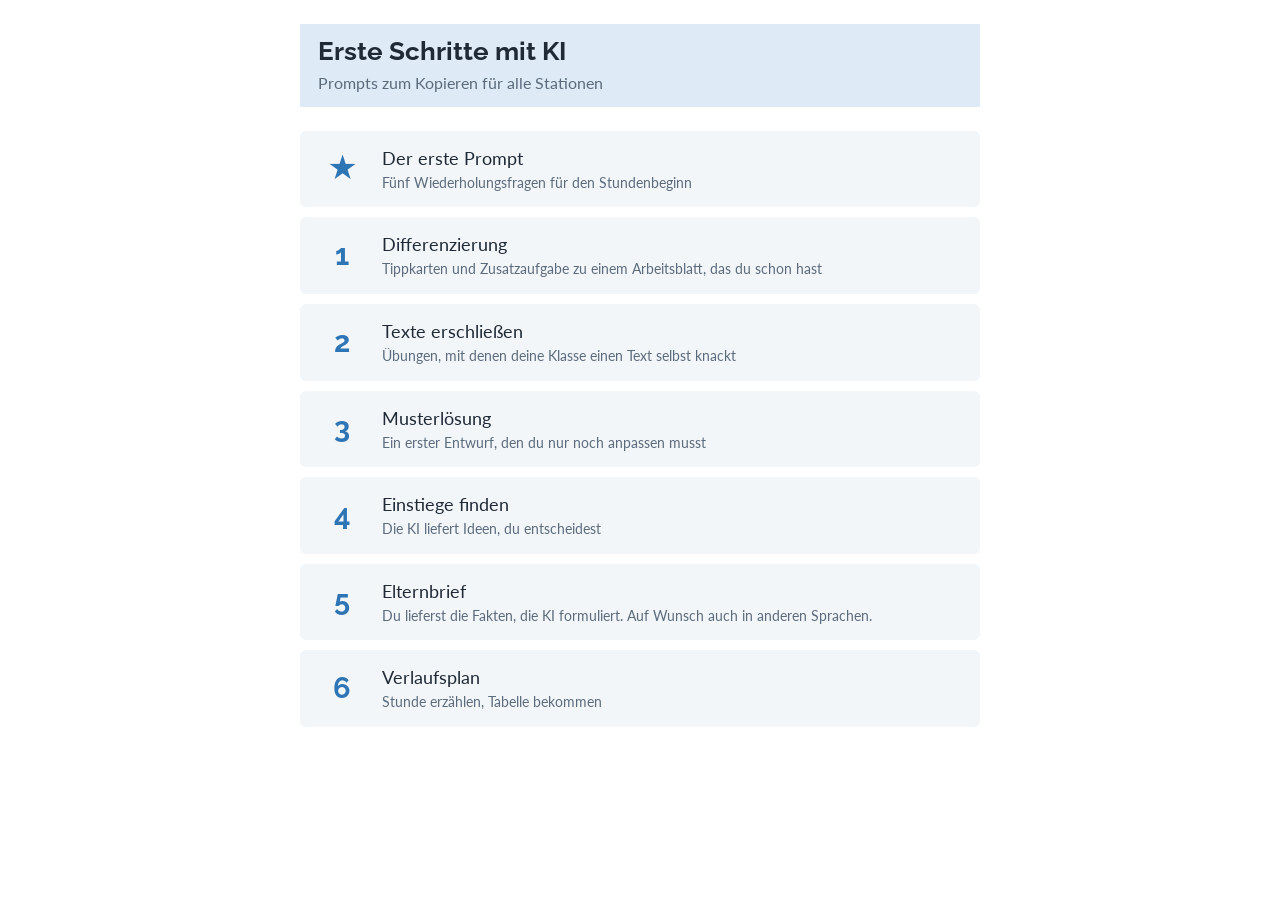
<file: ki-qorkshop/index.html>
<!DOCTYPE html>
<html lang="de">
<head>
<meta charset="utf-8">
<meta name="viewport" content="width=device-width, initial-scale=1, viewport-fit=cover">
<title>KI-Workshop · Prompts</title>
<link rel="preconnect" href="https://fonts.googleapis.com">
<link href="https://fonts.googleapis.com/css2?family=Lato:wght@400;700&family=Raleway:wght@700;800&display=swap" rel="stylesheet">
<style>
  :root { --blue:#2E75B6; --light:#DEEBF7; --ink:#1F2A36; --muted:#5B6B7C; --panel:#F3F6F9; --line:#B4C7DC; --ok:#2F8F5B; }
  * { box-sizing:border-box; }
  body { margin:0; font-family:Lato,-apple-system,"Helvetica Neue",Arial,sans-serif; color:var(--ink); background:#fff; font-size:18px; line-height:1.5;
         padding:env(safe-area-inset-top,0) 0 env(safe-area-inset-bottom,0); }
  main { max-width:720px; margin:0 auto; padding:24px 20px 60px; }
  header { display:flex; align-items:stretch; margin-bottom:24px; }
  .num { background:var(--blue); color:#fff; font-family:Raleway,Arial,sans-serif; font-weight:800; font-size:2.6rem; padding:8px 22px; display:flex; align-items:center; }
  .title { background:var(--light); padding:12px 18px; flex:1; }
  h1 { font-family:Raleway,Arial,sans-serif; margin:0; font-size:1.6rem; line-height:1.2; }
  .title p { margin:4px 0 0; color:var(--muted); font-size:1rem; }
  h2 { font-family:Raleway,Arial,sans-serif; color:var(--blue); font-size:1.15rem; margin:28px 0 10px; }
  .fields { display:grid; grid-template-columns:1fr 1fr; gap:12px; }
  .fields .wide { grid-column:1 / -1; }
  label { font-weight:700; font-size:.95rem; display:block; margin-bottom:4px; }
  input, textarea, select { width:100%; font:inherit; padding:12px; border:2px solid var(--line); border-radius:6px; background:#fff; color:var(--ink); }
  textarea { min-height:90px; resize:vertical; }
  input:focus, textarea:focus, select:focus { outline:none; border-color:var(--blue); }
  .check { display:flex; gap:10px; align-items:center; font-weight:400; }
  .check input { width:24px; height:24px; }
  .prompt { background:var(--panel); border-left:6px solid var(--blue); padding:16px 18px; white-space:pre-wrap; font-size:1rem; }
  .ph { color:var(--blue); font-weight:700; }
  .copy { display:block; width:100%; margin-top:14px; padding:18px; font:inherit; font-weight:700; font-size:1.2rem; color:#fff; background:var(--blue); border:0; border-radius:8px; cursor:pointer; }
  .copy.done { background:var(--ok); }
  button:focus-visible, a:focus-visible { outline:3px solid var(--ink); outline-offset:2px; }
  .hint { color:var(--muted); font-size:.95rem; margin-top:8px; }
  ul.follow { list-style:none; padding:0; margin:0; }
  ul.follow li { display:flex; gap:12px; align-items:center; justify-content:space-between; border:1px solid var(--line); border-radius:6px; padding:10px 12px; margin-bottom:8px; }
  .small { flex-shrink:0; font:inherit; font-size:.9rem; font-weight:700; padding:8px 14px; border:2px solid var(--blue); color:var(--blue); background:#fff; border-radius:6px; cursor:pointer; }
  .small.done { border-color:var(--ok); color:var(--ok); }
  .back { display:inline-block; margin-top:36px; color:var(--blue); font-weight:700; text-decoration:none; }
  .list { list-style:none; padding:0; margin:0; display:grid; gap:10px; }
  .list a { display:grid; grid-template-columns:52px 1fr; align-items:center; gap:14px; padding:14px 16px; background:var(--panel); color:var(--ink); text-decoration:none; border-radius:6px; }
  .list b { font-family:Raleway,Arial,sans-serif; font-size:1.8rem; color:var(--blue); text-align:center; }
  .list span small { display:block; color:var(--muted); font-size:.9rem; }
  .qrgrid { display:grid; grid-template-columns:repeat(auto-fill,minmax(200px,1fr)); gap:20px; }
  .qrcard { border:1px solid var(--line); border-radius:6px; padding:14px; text-align:center; }
  .qrcard .code { display:flex; justify-content:center; margin:8px 0; min-height:180px; align-items:center; }
  .qrcard .url { font-size:.75rem; color:var(--muted); word-break:break-all; }
  @media (max-width:480px){ .fields { grid-template-columns:1fr; } }
</style>
</head>
<body>
<main id="app"></main>
<script>
const KLASSE = {k:'Klasse', label:'Klasse', ph:'z. B. 7. Klasse', shared:true};
const FACH   = {k:'Fach', label:'Fach', ph:'z. B. Biologie', shared:true};

const STATIONS = {
  start: { num:'', title:'Der erste Prompt', sub:'Fünf Wiederholungsfragen für den Stundenbeginn',
    fields:[FACH, KLASSE,
      {k:'Thema', label:'Thema', ph:'z. B. Ursachen der Französischen Revolution', wide:true, empty:'[Thema]'},
      {k:'Kontext', label:'Was wurde in den letzten Stunden behandelt?', ph:'z. B. Staatsschulden, Ständegesellschaft, Missernten', wide:true, type:'textarea', empty:'[was behandelt wurde]'}],
    lines:[
      'Du bist Lehrkraft für {Fach} an einem Gymnasium in NRW.',
      'Erstelle fünf Multiple-Choice-Fragen zur Wiederholung.',
      'In den letzten Stunden ging es um {Thema}: {Kontext}.',
      'Zielgruppe: {Klasse}, Einstieg in die Stunde, höchstens fünf Minuten.',
      'Format: Tabelle mit Frage, drei Antworten und Lösung.'],
    after:'Im KI-Chat einfügen und abschicken.',
    follow:['Mach Frage 3 schwieriger.','Füg zu jeder Frage eine kurze Erklärung der Lösung hinzu.'] },

  s1: { num:'1', title:'Differenzierung', sub:'Tippkarten und Zusatzaufgabe zu einem Arbeitsblatt, das du schon hast',
    fields:[FACH, KLASSE],
    lines:[
      'Du bist eine erfahrene Lehrkraft für {Fach} an einem Gymnasium in NRW. Ich unterrichte eine {Klasse}. Unten findest du ein Arbeitsblatt, das ich im Unterricht einsetze. Einigen Schülerinnen und Schülern fällt die Bearbeitung schwer, andere sind schnell fertig.',
      '',
      'Erstelle bitte:',
      '1. Für jede Aufgabe eine Hilfe für Schülerinnen und Schüler, die Unterstützung brauchen, z. B. Satzanfänge, einen Wortspeicher (Schüttelkasten) mit Fachbegriffen oder kurze Worterklärungen. Die Hilfe darf die Lösung nicht vorwegnehmen. Die Aufgaben selbst bleiben unverändert.',
      '2. Eine Zusatzaufgabe für schnelle Schülerinnen und Schüler, die das Thema vertieft, statt mehr vom Gleichen zu verlangen.',
      '',
      'Gliedere deine Antwort nach den Aufgaben des Arbeitsblatts.',
      '',
      'Hier ist das Arbeitsblatt:'],
    after:'Im KI-Chat einfügen, Arbeitsblatt als Datei oder Foto anhängen und absenden.',
    follow:['Die Hilfen verraten zu viel. Gib nur Denkanstöße, keine Teillösungen.','Mach daraus gestufte Tippkarten: Tipp 1 ist ein kleiner Anstoß, Tipp 2 hilft deutlicher.','Die Zusatzaufgabe soll das Gelernte auf ein neues Beispiel übertragen.'] },

  s2: { num:'2', title:'Texte erschließen', sub:'Übungen, mit denen deine Klasse einen Text selbst knackt',
    fields:[FACH, KLASSE,
      {k:'Format', label:'Übungsformat', type:'select', wide:true, options:[
        ['Überschriften zuordnen','Überschriften zuordnen: Formuliere für jeden Absatz eine passende Zwischenüberschrift und zwei weitere, die zu keinem Absatz passen. Gib alle in gemischter Reihenfolge aus.'],
        ['Multiple Choice','Multiple Choice: Sechs Fragen zum Detailverständnis mit je drei Antworten. Die falschen Antworten sollen plausibel sein und typische Missverständnisse aufgreifen.'],
        ['Lückentext','Lückentext: Fasse den Text in sechs bis acht Sätzen zusammen und lass die wichtigsten Fachbegriffe als Lücken frei. Gib die Begriffe als Wortspeicher aus, ergänzt um zwei Begriffe, die nicht passen.']]}],
    lines:[
      'Du bist eine erfahrene Lehrkraft für {Fach} an einem Gymnasium in NRW. Meine {Klasse} soll den Text unten selbstständig erschließen. Vereinfache den Text nicht. Erstelle stattdessen eine Übung, die beim Erschließen hilft:',
      '{Format}',
      '',
      'Jede Aufgabe muss sich eindeutig aus dem Text beantworten lassen. Gib die Lösung getrennt am Ende aus.',
      '',
      'Hier ist der Text:'],
    after:'Im KI-Chat einfügen, Text als Datei oder Foto anhängen und absenden.',
    follow:['Die falschen Antworten sind zu leicht zu durchschauen. Mach sie plausibler.','Erstelle eine zweite Fassung mit Zeilenangaben als Hilfe.','Mach aus demselben Text zusätzlich einen Lückentext.'] },

  s3: { num:'3', title:'Musterlösung', sub:'Ein erster Entwurf, den du nur noch anpassen musst',
    fields:[FACH, KLASSE,
      {k:'Zeit', label:'Bearbeitungszeit in Minuten', ph:'z. B. 30', empty:'[Zeit]'},
      {k:'Aufgabe', label:'Aufgabe', ph:'Aufgabenstellung hier einfügen', wide:true, type:'textarea', empty:'[Aufgabe einfügen]'}],
    lines:[
      'Du bist eine erfahrene Lehrkraft für {Fach} an einem Gymnasium in NRW. Meine {Klasse} bearbeitet die Aufgabe unten zum Material unten. Schreib eine Musterlösung, wie sie eine gute Schülerin oder ein guter Schüler dieser Klasse in {Zeit} Minuten schreiben könnte. Beachte den Operator der Aufgabe und belege deine Aussagen am Material.',
      '',
      'Liste danach die erwarteten Inhalte zusätzlich als Stichpunkte auf, damit ich sie beim Korrigieren abhaken kann.',
      '',
      'Aufgabe: {Aufgabe}',
      '',
      'Material:'],
    after:'Im KI-Chat einfügen, Material als Datei oder Foto anhängen und absenden.',
    follow:['Das ist zu anspruchsvoll. Schreib es so, wie es jemand aus dieser Klasse realistisch schafft.','Kürz die Musterlösung auf etwa [Anzahl] Wörter.','Ordne die Stichpunkte den Anforderungsbereichen I bis III zu.'] },

  s4: { num:'4', title:'Einstiege finden', sub:'Die KI liefert Ideen, du entscheidest',
    fields:[FACH, KLASSE,
      {k:'Thema', label:'Thema der Stunde', ph:'z. B. Julikrise 1914', wide:true, empty:'[Thema]'},
      {k:'Problemfrage', label:'Problemfrage', ph:'z. B. Warum wurde aus einem Attentat ein Weltkrieg?', wide:true, empty:'[Problemfrage]'},
      {k:'Ziel', label:'Am Ende der Stunde sollen die Schülerinnen und Schüler …', ph:'z. B. erklären können, warum die Großmächte nicht einlenkten', wide:true, empty:'[Stundenziel]'},
      {k:'Vorwissen', label:'Was wurde vorher behandelt?', ph:'z. B. Bündnissysteme und Wettrüsten', wide:true, empty:'[was schon behandelt wurde]'},
      {k:'Material', label:'Ich hänge Material für die Stunde an', type:'check', wide:true}],
    lines:[
      'Du bist eine erfahrene Lehrkraft für {Fach} an einem Gymnasium in NRW. Ich plane eine Stunde in einer {Klasse} zum Thema {Thema}. Die Problemfrage der Stunde lautet: {Problemfrage} Am Ende der Stunde sollen die Schülerinnen und Schüler {Ziel}. Vorher haben wir {Vorwissen}.',
      {t:'Im Anhang findest du das Material, mit dem die Klasse in der Stunde arbeitet.', if:'Material'},
      '',
      'Schlag mir fünf Einstiege für die ersten fünf bis zehn Minuten vor, die zur Problemfrage hinführen und sich deutlich voneinander unterscheiden, zum Beispiel über ein Bild, einen Alltagsbezug, eine provokante These, ein kleines Experiment oder ein Rätsel. Beschreib jeden Einstieg in zwei bis drei Sätzen.'],
    after:'Im KI-Chat einfügen, Material ggf. anhängen und absenden. Rechne nicht damit, dass der erste Vorschlag schon passt.',
    follow:['Nimm Idee [Nummer] und arbeite sie aus: Was sage ich, was zeige ich, was tun die Schülerinnen und Schüler?','Das ist mir zu aufwendig. Fünf neue Ideen, die ohne Vorbereitung funktionieren.','Welche Idee passt am besten zu einer unruhigen Klasse in der sechsten Stunde? Begründe kurz.'] },

  s5: { num:'5', title:'Elternbrief', sub:'Du lieferst die Fakten, die KI formuliert. Auf Wunsch auch in anderen Sprachen.',
    note:'Felder, die du leer lässt, kommen nicht in den Prompt.',
    fields:[KLASSE,
      {k:'Anlass', label:'Anlass', ph:'z. B. Wandertag zum Neandertal', wide:true, empty:'[Anlass]'},
      {k:'Datum', label:'Datum und Uhrzeit', ph:'z. B. Fr, 13.11., 8:00–13:30 Uhr', opt:true},
      {k:'Ort', label:'Treffpunkt', ph:'z. B. Bushaltestelle vor der Schule', opt:true},
      {k:'Kosten', label:'Kosten', ph:'z. B. 8 €', opt:true},
      {k:'Mitbringen', label:'Mitbringen', ph:'z. B. Proviant, festes Schuhwerk', opt:true},
      {k:'Rueckmeldung', label:'Rückmeldung bis', ph:'z. B. 6.11.', opt:true},
      {k:'Unterschrift', label:'Unterschrift', ph:'dein Name, Funktion', opt:true}],
    lines:[
      'Schreib einen Elternbrief für meine {Klasse}. Ton: freundlich und sachlich, höchstens eine Seite. Verwende nur die Angaben unten und erfinde nichts dazu. Wenn etwas Wichtiges fehlt, frag mich, statt es zu ergänzen.',
      '',
      'Anlass: {Anlass}',
      {t:'Datum und Uhrzeit: {Datum}', if:'Datum'},
      {t:'Treffpunkt: {Ort}', if:'Ort'},
      {t:'Kosten: {Kosten}', if:'Kosten'},
      {t:'Mitbringen: {Mitbringen}', if:'Mitbringen'},
      {t:'Rückmeldung bis: {Rueckmeldung}', if:'Rueckmeldung'},
      {t:'Unterschrift: {Unterschrift}', if:'Unterschrift'}],
    after:'Im KI-Chat einfügen und absenden.',
    follow:['Füg unten einen Abschnitt zum Abtrennen für die Rückmeldung hinzu.','Schreib den Brief zusätzlich in Leichter Sprache.','Übersetze den Brief ins [Sprache]. Daten, Uhrzeiten und Beträge bleiben genau gleich.'] },

  s6: { num:'6', title:'Verlaufsplan', sub:'Stunde erzählen, Tabelle bekommen',
    fields:[FACH, KLASSE,
      {k:'Dauer', label:'Dauer', type:'select', options:[['45 Minuten','45'],['90 Minuten','90']]}],
    lines:[
      'Du bist eine erfahrene Lehrkraft für {Fach} an einem Gymnasium in NRW. Ich beschreibe dir gleich eine Stunde für meine {Klasse}, so wie ich sie im Kopf habe. Die Stunde dauert {Dauer} Minuten.',
      '',
      'Mach daraus einen tabellarischen Verlaufsplan mit den Spalten Zeit, Phase, Unterrichtsgeschehen, Sozialform und Material.',
      '',
      'Halte dich an das, was ich beschreibe, und ergänze keine eigenen Phasen oder Methoden. Wenn etwas unklar ist, etwa wie lange eine Phase dauert, frag nach, statt zu raten.',
      '',
      'Hier ist meine Stunde:'],
    after:'Im KI-Chat einfügen, dann die Mikrofon-Taste auf der Tastatur tippen und die Stunde erzählen. Absenden.',
    follow:['Die Erarbeitung dauert [Minuten] Minuten. Verteil die übrige Zeit neu.','Füg eine Spalte „Erwartetes Ergebnis“ hinzu.','Kürz das Unterrichtsgeschehen auf Stichpunkte.'] }
};

const $ = id => document.getElementById(id);
const esc = s => String(s).replace(/[&<>"]/g, c => ({'&':'&amp;','<':'&lt;','>':'&gt;','"':'&quot;'}[c]));
const store = {
  get(k){ try { return localStorage.getItem('kiws-'+k) || ''; } catch(e){ return ''; } },
  set(k,v){ try { localStorage.setItem('kiws-'+k, v); } catch(e){} }
};

function fieldHTML(f){
  const cls = f.wide ? ' class="wide"' : '';
  if (f.type === 'select')
    return `<div${cls}><label for="f-${f.k}">${esc(f.label)}</label><select id="f-${f.k}">${f.options.map((o,i)=>`<option value="${i}">${esc(o[0])}</option>`).join('')}</select></div>`;
  if (f.type === 'check')
    return `<div${cls}><label class="check"><input type="checkbox" id="f-${f.k}"> ${esc(f.label)}</label></div>`;
  const val = f.shared ? esc(store.get(f.k)) : '';
  if (f.type === 'textarea')
    return `<div${cls}><label for="f-${f.k}">${esc(f.label)}</label><textarea id="f-${f.k}" placeholder="${esc(f.ph||'')}">${val}</textarea></div>`;
  return `<div${cls}><label for="f-${f.k}">${esc(f.label)}</label><input id="f-${f.k}" placeholder="${esc(f.ph||'')}" value="${val}" autocomplete="off"></div>`;
}

function values(st){
  const v = {};
  st.fields.forEach(f => {
    const el = $('f-'+f.k);
    if (f.type === 'select') v[f.k] = f.options[el.value][1];
    else if (f.type === 'check') v[f.k] = el.checked;
    else v[f.k] = el.value.trim();
  });
  return v;
}

function build(st, html){
  const v = values(st);
  const empty = {}; st.fields.forEach(f => empty[f.k] = f.empty || `[${f.label}]`);
  return st.lines
    .filter(l => typeof l === 'string' || v[l.if])
    .map(l => {
      const t = typeof l === 'string' ? l : l.t;
      if (!html) return t.replace(/\{(\w+)\}/g, (_,k) => v[k] || empty[k]);
      return esc(t).replace(/\{(\w+)\}/g, (_,k) => `<span class="ph">${esc(v[k] || empty[k])}</span>`);
    }).join('\n');
}

async function copyText(text, btn, label){
  let ok = false;
  try { await navigator.clipboard.writeText(text); ok = true; }
  catch(e){
    const ta = document.createElement('textarea');
    ta.value = text; ta.setAttribute('readonly',''); ta.style.position='fixed'; ta.style.opacity='0';
    document.body.appendChild(ta); ta.select(); ta.setSelectionRange(0, text.length);
    try { ok = document.execCommand('copy'); } catch(_){}
    document.body.removeChild(ta);
  }
  btn.textContent = ok ? 'Kopiert ✓' : 'Kopieren hat nicht geklappt – Text bitte markieren';
  btn.classList.toggle('done', ok);
  setTimeout(() => { btn.textContent = label; btn.classList.remove('done'); }, 2500);
}

function renderStation(id){
  const st = STATIONS[id];
  document.title = (st.num ? 'Station '+st.num+' · ' : '') + st.title;
  $('app').innerHTML = `
    <header>${st.num ? `<div class="num">${st.num}</div>` : ''}<div class="title"><h1>${esc(st.title)}</h1><p>${esc(st.sub)}</p></div></header>
    <h2>Ausfüllen</h2>
    <div class="fields">${st.fields.map(fieldHTML).join('')}</div>
    ${st.note ? `<p class="hint">${esc(st.note)}</p>` : ''}
    <h2>Dein Prompt</h2>
    <div class="prompt" id="prompt" aria-live="polite"></div>
    <button class="copy" id="copyMain" type="button">Prompt kopieren</button>
    <p class="hint">${esc(st.after)}</p>
    <h2>Nachsteuern: einfach hinterherschicken</h2>
    <ul class="follow">${st.follow.map((t,i)=>`<li><span>„${esc(t)}“</span><button class="small" type="button" data-i="${i}">Kopieren</button></li>`).join('')}</ul>
    <p class="hint">Steht etwas in eckigen Klammern, ersetze es vor dem Abschicken.</p>
    <a class="back" href="#">Alle Stationen</a>`;
  const update = () => { $('prompt').innerHTML = build(st, true); };
  st.fields.forEach(f => {
    const el = $('f-'+f.k);
    el.addEventListener(f.type === 'select' || f.type === 'check' ? 'change' : 'input', () => {
      if (f.shared) store.set(f.k, el.value.trim());
      update();
    });
  });
  $('copyMain').addEventListener('click', e => copyText(build(st, false), e.currentTarget, 'Prompt kopieren'));
  document.querySelectorAll('.small').forEach(b => b.addEventListener('click', () => copyText(st.follow[b.dataset.i], b, 'Kopieren')));
  update();
  window.scrollTo(0,0);
}

function renderIndex(){
  document.title = 'KI-Workshop · Prompts';
  const items = Object.entries(STATIONS).map(([id,st]) =>
    `<li><a href="#${id}"><b>${st.num || '★'}</b><span>${esc(st.title)}<small>${esc(st.sub)}</small></span></a></li>`).join('');
  $('app').innerHTML = `
    <header><div class="title"><h1>Erste Schritte mit KI</h1><p>Prompts zum Kopieren für alle Stationen</p></div></header>
    <ul class="list">${items}</ul>`;
}

function renderQR(){
  document.title = 'QR-Codes';
  const base = location.href.split('#')[0];
  const ids = Object.keys(STATIONS);
  $('app').innerHTML = `
    <header><div class="title"><h1>QR-Codes</h1><p>Rechtsklick auf einen Code und „Bild speichern“, oder den Button nutzen.</p></div></header>
    <div class="qrgrid">${ids.map(id => `<div class="qrcard"><strong>${STATIONS[id].num ? 'Station '+STATIONS[id].num : 'Erster Prompt'}</strong><div class="code" id="qr-${id}"></div><div class="url">${esc(base+'#'+id)}</div><a class="small" id="dl-${id}" download="QR_${id}.png" href="#">PNG speichern</a></div>`).join('')}</div>
    <p class="hint" id="qrerr"></p>`;
  const s = document.createElement('script');
  s.src = 'https://cdnjs.cloudflare.com/ajax/libs/qrcodejs/1.0.0/qrcode.min.js';
  s.onload = () => ids.forEach(id => {
    const box = $('qr-'+id);
    new QRCode(box, { text: base+'#'+id, width:180, height:180, correctLevel: QRCode.CorrectLevel.M });
    setTimeout(() => { const c = box.querySelector('canvas'); if (c) $('dl-'+id).href = c.toDataURL('image/png'); }, 300);
  });
  s.onerror = () => { $('qrerr').textContent = 'Die QR-Bibliothek konnte nicht geladen werden. Internetverbindung prüfen.'; };
  document.head.appendChild(s);
}

function route(){
  const id = location.hash.slice(1);
  if (STATIONS[id]) renderStation(id);
  else if (id === 'qr') renderQR();
  else renderIndex();
}
window.addEventListener('hashchange', route);
route();
</script>
</body>
</html>
</file>
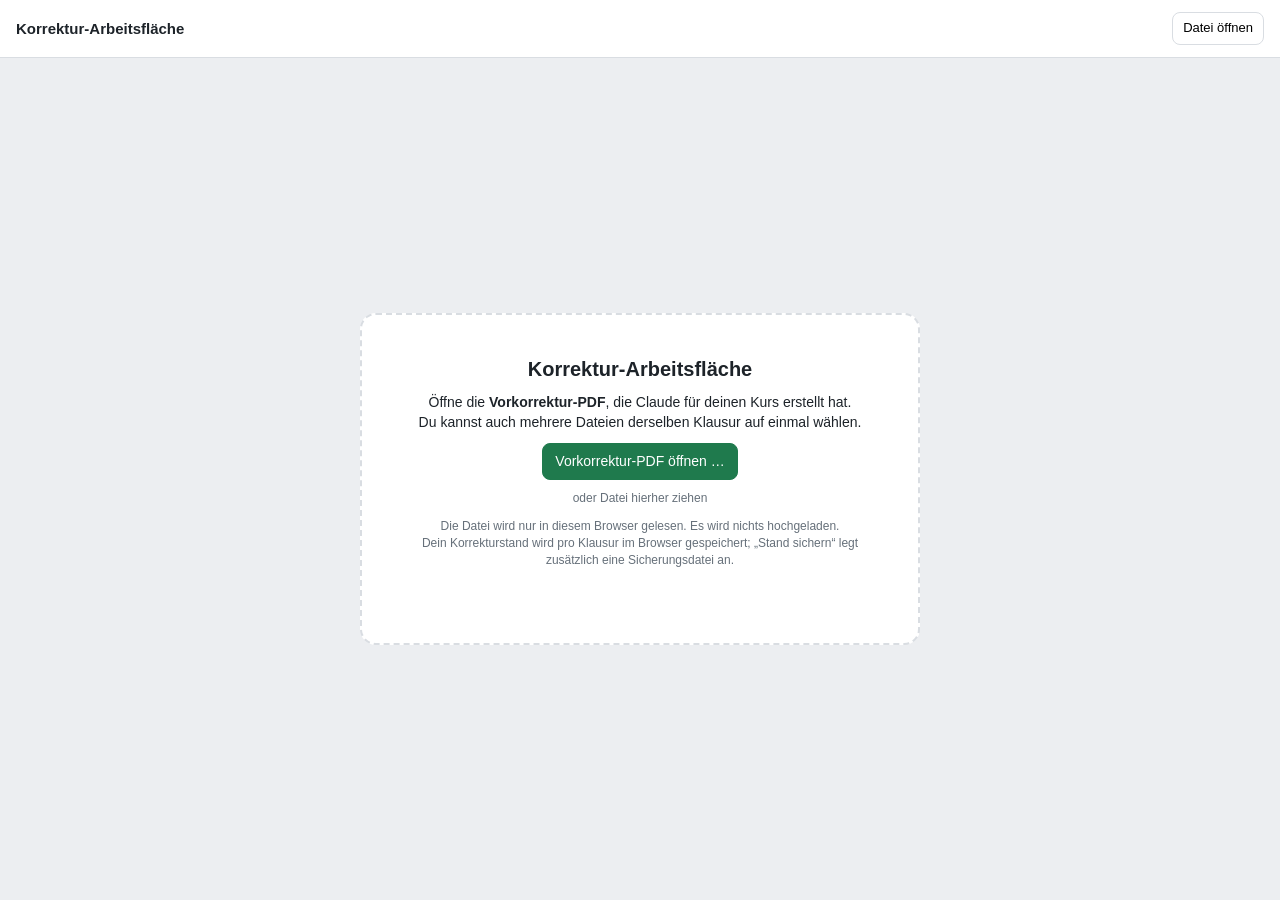
<file: arbeitsflaeche.html>
<!doctype html>
<html lang="de">
<head>
<meta charset="utf-8">
<meta name="viewport" content="width=device-width, initial-scale=1">
<meta name="apple-mobile-web-app-capable" content="yes">
<meta name="mobile-web-app-capable" content="yes">
<title>Korrektur-Arbeitsfläche</title>
<style>
:root{
  --bg:#eceef1; --panel:#ffffff; --ink:#1d2329; --muted:#66707a; --line:#d9dde2; --soft:#f4f5f7;
  --red:#8f1010; --amber:#b26b00; --grey:#9aa0a6; --ok:#1f7a4d; --sel:rgba(255,214,0,.38); --accent:#2b4c7e;
}
*{box-sizing:border-box}
html,body{margin:0;height:100%;background:var(--bg);color:var(--ink);font:14px/1.4 -apple-system,BlinkMacSystemFont,"Segoe UI",Helvetica,Arial,sans-serif}
button{font:inherit;cursor:pointer}
header{height:58px;display:flex;align-items:center;gap:16px;padding:0 16px;background:var(--panel);border-bottom:1px solid var(--line)}
header h1{font-size:15px;margin:0;font-weight:650;white-space:nowrap}
header .sub{font-size:12px;color:var(--muted);white-space:nowrap}
.codes{display:flex;gap:6px;margin-left:12px}
.codes button{border:1px solid var(--line);background:var(--soft);border-radius:8px;padding:6px 10px;display:flex;flex-direction:column;align-items:flex-start;min-width:118px}
.codes button.on{border-color:var(--accent);background:#e8eef7}
.codes b{font-size:13px}.codes small{font-size:11px;color:var(--muted)}
.bar{height:3px;background:var(--line);border-radius:2px;width:100%;margin-top:3px;overflow:hidden}.bar i{display:block;height:100%;background:var(--ok)}
.spacer{flex:1}
.tool{border:1px solid var(--line);background:var(--panel);border-radius:8px;padding:6px 10px;white-space:nowrap;font-size:13px}
.tool:hover{background:var(--soft)}
.tool.on{background:var(--red);color:#fff;border-color:var(--red)}
.saved{font-size:11px;color:var(--muted);white-space:nowrap}
body{display:flex;flex-direction:column}header{flex:none}main{display:flex;flex:1;min-height:0}
#viewer{flex:1;overflow:auto;padding:0 24px 80px}
.vbar{position:sticky;top:0;z-index:5;display:flex;gap:18px;align-items:center;padding:8px 4px;margin-bottom:10px;background:var(--bg);font-size:12.5px;color:var(--muted)}
.vbar input[type=range]{width:110px;vertical-align:middle}
.lay{display:flex;gap:10px;align-items:center}.lay label{display:flex;gap:4px;align-items:center}
.legend{margin-left:auto;display:flex;gap:6px;align-items:center}.legend i{display:inline-block;width:22px;height:0;border-top:2.5px solid var(--red);margin-left:10px}.legend i.lo{border-top-style:dashed}.legend i.lu{border-top:2.5px dashed var(--amber)}
#viewer.own .ov{cursor:crosshair}
.page{position:relative;margin:26px auto 22px;background:#fff;box-shadow:0 1px 3px rgba(0,0,0,.15)}
.page img{display:block;width:100%;height:auto;user-select:none;-webkit-user-drag:none}
.page .ov{position:absolute;inset:0;width:100%;height:100%}
.page .lbl{position:absolute;left:-2px;top:-18px;font-size:11px;color:var(--muted)}
svg text{font-family:Helvetica,Arial,sans-serif}
.mk line.u,.mk path.u{stroke-width:2.6;stroke-linecap:round;stroke-linejoin:round;fill:none}
svg line.lead{stroke:var(--red);stroke-width:1.2;stroke-dasharray:3 4;opacity:.55}
.mk line.hit{stroke:transparent;stroke-width:22;cursor:pointer}
.mk text{font-size:18px;cursor:pointer}
.mk text.num{font-size:13px;font-weight:700}
.mk.open line.u,.mk.open path.u{stroke:var(--red);stroke-dasharray:7 5;opacity:.85}
.mk.open text{fill:var(--red);opacity:.85;font-style:italic}
.mk.uns line.u,.mk.uns path.u{stroke:var(--amber)} .mk.uns text{fill:var(--amber)}
.mk.acc line.u,.mk.acc path.u{stroke:var(--red)} .mk.acc text{fill:var(--red)}
.mk.rej line.u,.mk.rej path.u{stroke:var(--grey);stroke-dasharray:2 5} .mk.rej text{fill:var(--grey);text-decoration:line-through}
.mk .hk,.mk .bar{fill:none;stroke-width:2.6;stroke-linecap:round;stroke-linejoin:round}
.mk.open .hk,.mk.open .bar{stroke:var(--red);opacity:.6}.mk.open .bar{stroke-dasharray:7 5}
.mk.acc .hk,.mk.acc .bar{stroke:var(--red)}.mk.rej .hk,.mk.rej .bar{stroke:var(--grey)}
.mk text.par{font-size:20px}.mk rect.hitbox{fill:transparent;cursor:pointer}
.mk rect.sel{fill:var(--sel);display:none}.mk.selected rect.sel{display:block}
#tmp{stroke:var(--red);stroke-width:2.6}
#ownBtn.on{background:var(--red);color:#fff;border-color:var(--red)}
aside{width:410px;background:var(--panel);border-left:1px solid var(--line);display:flex;flex-direction:column}
.tabs{display:flex;border-bottom:1px solid var(--line)}
.tabs button{flex:1;border:0;background:none;padding:12px 0;color:var(--muted);border-bottom:2px solid transparent}
.tabs button.on{color:var(--ink);border-bottom-color:var(--accent);font-weight:600}
.pane{flex:1;overflow:auto;padding:14px 16px;display:none}.pane.on{display:block}
.card{border:1px solid var(--line);border-radius:10px;padding:12px;margin-bottom:12px;background:#fff}
.card h3{margin:0 0 8px;font-size:13px;font-weight:650}
.meta{font-size:12px;color:var(--muted);margin-bottom:8px;display:flex;gap:6px;flex-wrap:wrap;align-items:center}
.badge{display:inline-block;font-size:11px;padding:1px 7px;border-radius:10px;background:var(--soft);border:1px solid var(--line);color:var(--ink)}
.badge.e{background:#f3ecfb;border-color:#d9c7ef}.badge.u{background:#fff3df;border-color:#f0cf96;color:#7a4a00}
.badge.r{background:#fbeaea;border-color:#efc4c4}.badge.i{background:#e7f5ee;border-color:#b9e0cb}.badge.c{background:#e8eef7;border-color:#c5d3ea}
.signs{display:flex;flex-wrap:wrap;gap:5px;margin:6px 0 10px}
.signs button{border:1px solid var(--line);background:var(--soft);border-radius:6px;padding:4px 8px;min-width:36px}
.signs button.on{background:var(--red);border-color:var(--red);color:#fff}
label.f{display:block;font-size:12px;color:var(--muted);margin:6px 0 3px}
input[type=text],select,textarea{width:100%;border:1px solid var(--line);border-radius:7px;padding:7px 9px;font:inherit;background:#fff}
textarea{min-height:70px;resize:vertical}
.row{display:flex;gap:8px;margin-top:12px;flex-wrap:wrap}
.btn{border:1px solid var(--line);border-radius:8px;padding:8px 12px;background:#fff}
.btn.pri{background:var(--ok);border-color:var(--ok);color:#fff}
.btn.neg{color:var(--red);border-color:#e3b9b9}
.btn small{opacity:.75;font-size:11px;margin-left:4px}
.empty{color:var(--muted);font-size:13px}
.list{border-top:1px solid var(--line);margin-top:4px}
.li{display:grid;grid-template-columns:18px 54px 1fr auto;gap:6px;align-items:center;padding:6px 4px;border-bottom:1px solid var(--soft);cursor:pointer;font-size:13px}
.li:hover{background:var(--soft)} .li.on{background:#fff7cc}
.li .st{font-size:13px;text-align:center}.li .pos{color:var(--muted);font-size:12px}
.filters{display:flex;gap:6px;margin:4px 0 8px;flex-wrap:wrap}
.filters button{border:1px solid var(--line);background:#fff;border-radius:14px;padding:3px 10px;font-size:12px}
.filters button.on{background:var(--ink);color:#fff;border-color:var(--ink)}
.eh h4{margin:14px 0 6px;font-size:13px;display:flex;justify-content:space-between}
.eh .k{display:grid;grid-template-columns:1fr 64px 34px;gap:8px;align-items:center;padding:5px 0;border-bottom:1px solid var(--soft);font-size:13px}
.eh .k input{width:64px;border:1px solid var(--line);border-radius:6px;padding:5px;text-align:right;font:inherit}
.eh .k input.bad{border-color:var(--red);background:#fbeaea}
.eh .hint{grid-column:1/-1;font-size:11.5px;color:var(--muted);margin-top:-2px}
.asp{grid-column:1/-1;margin:2px 0 4px 6px;font-size:12px}.asum{color:var(--muted);margin-bottom:3px}
.ar{display:grid;grid-template-columns:28px 1fr;gap:4px;padding:2px 4px;border-radius:5px}.ar[data-jump]{cursor:pointer}.ar[data-jump]:hover{background:var(--soft)}
.ar b{color:var(--red)}.ar.no{color:var(--grey)}.ar.no b{color:var(--grey)}.ar.vo span{color:var(--muted)}.ar i{font-style:italic;color:var(--muted)}
.sum{position:sticky;bottom:-14px;background:#fff;border-top:1px solid var(--line);padding:10px 0;margin-top:10px;display:grid;grid-template-columns:repeat(4,1fr);gap:6px;text-align:center}
.sum div{font-size:11px;color:var(--muted)}.sum b{display:block;font-size:17px;color:var(--ink)}
.hbar{display:grid;grid-template-columns:1fr 120px 26px;gap:8px;align-items:center;font-size:13px;margin:4px 0}
.hbar .t{height:8px;background:var(--soft);border-radius:4px;overflow:hidden}.hbar .t i{display:block;height:100%;background:var(--red)}
.note{font-size:12px;color:var(--muted);line-height:1.45}
.fl{margin:8px 0 10px;border-top:1px solid var(--line)}
.fr{display:grid;grid-template-columns:1fr auto 34px;gap:8px;align-items:center;padding:7px 2px;border-bottom:1px solid var(--soft);font-size:13px}
.chips{display:flex;gap:4px}.chip{border:1px solid var(--line);background:#fff;border-radius:14px;padding:3px 9px;font-size:11.5px;color:var(--muted)}
.chip.on{background:var(--accent);border-color:var(--accent);color:#fff}.chip.reco{box-shadow:0 0 0 2px #2e9d63}
details.more summary{cursor:pointer;font-size:12.5px;color:var(--accent);margin:6px 0}
.fr small{display:block;color:var(--muted);font-size:11.5px}
.chk{font-size:12.5px;display:flex;gap:6px;align-items:center}
kbd{font:11px ui-monospace,Menlo,monospace;border:1px solid var(--line);border-bottom-width:2px;border-radius:4px;padding:0 4px;background:#fff}
#printSummary{display:none}
body:not(.loaded) .nd{display:none}
body.noinhalt .lay,body.noinhalt [data-own="haken"],body.noinhalt [data-own="rand"]{display:none}
#start{display:none;position:fixed;inset:58px 0 0 0;background:var(--bg);z-index:30;align-items:center;justify-content:center}
#start .drop{background:#fff;border:2px dashed var(--line);border-radius:16px;padding:40px 48px;text-align:center;max-width:560px}
#start .drop.over{border-color:var(--accent);background:#f3f6fb}
#start h2{margin:0 0 10px;font-size:20px}#start p{margin:10px 0}#start .small{font-size:12px}
#start .err{color:var(--red);font-size:13px;min-height:1em}
.tool.pri{background:var(--accent);border-color:var(--accent);color:#fff}
.menu{position:relative}.menu summary{list-style:none}.menu summary::-webkit-details-marker{display:none}
.menu .pop{position:absolute;right:0;top:calc(100% + 6px);background:#fff;border:1px solid var(--line);border-radius:10px;box-shadow:0 6px 24px rgba(0,0,0,.12);padding:6px;z-index:20;min-width:210px}
.menu .pop button{display:block;width:100%;text-align:left;border:0;background:none;padding:8px 10px;border-radius:6px}
.menu .pop button:hover{background:var(--soft)}
.menu .pop hr{border:0;border-top:1px solid var(--line);margin:4px 0}
#resetCode,#resetAll{color:var(--red)}
.codes{align-items:center}
.codes .nav{border:1px solid var(--line);background:#fff;border-radius:8px;width:30px;min-width:0;height:34px;font-size:18px;line-height:1;padding:0;display:flex;align-items:center;justify-content:center}
.codes .nav:disabled{opacity:.35;cursor:default}
.codes .cbox{display:flex;flex-direction:column;gap:3px;width:230px}
.codes .cbox small{font-size:11px;color:var(--muted)}
.codes select{border:1px solid var(--line);border-radius:7px;padding:5px 8px;font:inherit;font-weight:600;background:#fff}
#toast{position:fixed;left:50%;bottom:22px;transform:translateX(-50%);background:var(--ink);color:#fff;padding:10px 16px;border-radius:10px;font-size:13px;max-width:560px;display:none;z-index:50;box-shadow:0 6px 24px rgba(0,0,0,.2)}
#fatal{display:none;position:fixed;inset:0;background:rgba(236,238,241,.97);z-index:60;align-items:center;justify-content:center}
#fatal .card{max-width:520px}
/* ---------- Touch & Stift ---------- */
#viewer{-webkit-user-select:none;user-select:none}
.page{touch-action:pan-x pan-y}
#viewer.fdraw .page{touch-action:none}
.page img,.page svg{-webkit-touch-callout:none}
.vbar{flex-wrap:wrap;row-gap:6px}
.tools{display:flex;gap:4px;align-items:center;flex-wrap:wrap}
.tools button{border:1px solid var(--line);background:#fff;border-radius:8px;padding:5px 10px;font-size:13px;color:var(--ink)}
.tools button.on{background:var(--red);border-color:var(--red);color:#fff}
.tools button[data-m=""].on{background:var(--ink);border-color:var(--ink)}
.tools button:disabled{opacity:.4;cursor:default}
.tools .fd{display:flex;gap:4px;align-items:center;margin-left:4px}
body.noinhalt #ownMenu{display:none}
svg path.ink{fill:none;stroke:var(--red);stroke-width:3;stroke-linecap:round;stroke-linejoin:round;pointer-events:none}
#viewer.erase svg.ov{cursor:cell}
.qpop{position:absolute;z-index:4;background:#fff;border:1px solid var(--line);border-radius:12px;box-shadow:0 6px 22px rgba(0,0,0,.18);padding:8px;width:min(330px,90vw);font-size:13px}
.qpop .qlab{font-weight:650;color:var(--red);margin:0 2px 2px;font-size:16px}
.qpop .qmeta{font-size:11.5px;color:var(--muted);margin:0 2px}
.qpop .qrow{display:flex;gap:6px;flex-wrap:wrap;margin-top:7px}
.qpop button{white-space:nowrap;border:1px solid var(--line);background:var(--soft);border-radius:8px;padding:7px 12px;min-width:44px;font-size:14px}
.qpop button.qa{background:var(--ok);border-color:var(--ok);color:#fff;flex:1}
.qpop button.qr{color:var(--red);border-color:#e3b9b9;background:#fff;flex:1}
.qpop button.on{background:var(--red);border-color:var(--red);color:#fff}
.qpop .signs button{padding:6px 0;min-width:44px}
.qpop input{margin-top:7px}
@media (any-pointer:coarse){
  .tool,.btn{min-height:44px}
  .tools button{min-height:40px;padding:6px 12px}
  .signs button{min-height:40px;min-width:44px}
  .li{padding:11px 4px}
  .filters button,.chip{padding:7px 12px}
  .mk line.hit{stroke-width:44}
  .codes .nav{height:44px;width:40px}
  .codes select{min-height:40px}
  .menu .pop button{padding:12px 10px}
  .qpop button{padding:10px 12px}
}
@media (max-width:1180px){ aside{width:340px} header .sub,.legend{display:none} .codes .cbox{width:190px} }
@media (max-width:900px){
  header{flex-wrap:wrap;height:auto;padding:6px 10px;gap:8px}
  main{flex-direction:column}
  aside{width:auto;height:42vh;border-left:0;border-top:1px solid var(--line)}
  #viewer{padding:0 8px 40px}
}
@media print{
  @page{size:A4;margin:0}
  html,body{background:#fff;height:auto}
  body{display:block}
  .qpop{display:none!important}
  header,aside,.page .lbl,.vbar{display:none!important}
  main{display:block;height:auto}
  #viewer{padding:0;overflow:visible}
  .page{width:210mm!important;height:297mm;margin:0;box-shadow:none;page-break-after:always;break-after:page}
  .mk.open,.mk.rej{display:none}
  .mk rect.sel{display:none!important}
  #printSummary{display:block;padding:18mm 18mm;font-size:11pt}
  #toast,#fatal{display:none!important}
  #printSummary table{border-collapse:collapse;width:100%;margin-top:6mm}
  #printSummary td,#printSummary th{border-bottom:1px solid #ccc;padding:4px 6px;text-align:left}
  #printSummary td.n{text-align:right;white-space:nowrap}
}
</style>
</head>
<body>
<header>
  <div><h1>Korrektur-Arbeitsfläche</h1><div class="sub" id="ktitle"></div></div>
  <div class="codes" id="codes"></div>
  <div class="spacer"></div>
  <span class="saved" id="saved"></span>
  <button class="tool" id="openBtn" title="Vorkorrektur-PDF öffnen">Datei öffnen</button>
  <input type="file" id="openFile" accept=".pdf,application/pdf" multiple hidden>
  <details class="menu nd" id="ownMenu"><summary class="tool" id="ownBtn">✎ Anstreichen ▾</summary>
    <div class="pop"><button data-own="sprache">Sprache: Wort unterstreichen <kbd>E</kbd></button><button data-own="haken">Inhalt: Haken im Text <kbd>H</kbd></button><button data-own="rand">Inhalt: Randstrich ziehen <kbd>R</kbd></button></div></details>
  <details class="menu nd" id="standMenu"><summary class="tool">Korrekturstand ▾</summary>
    <div class="pop"><button id="exportBtn">Als Datei sichern …</button><button id="importBtn">Aus Datei laden …</button><hr>
    <button id="resetCode">Diesen Code zurücksetzen</button><button id="resetAll">Ganze Klausur zurücksetzen</button></div></details>
  <details class="menu nd" id="pdfMenu"><summary class="tool pri">PDF exportieren</summary>
    <div class="pop"><button id="pdfOne">Dieser Code</button><button id="pdfAll">Alle Codes (eine Datei)</button><button id="printBtn">Drucken …</button></div></details>
  <input type="file" id="importFile" accept=".json" hidden>
</header>
<main>
  <div id="viewer"><div class="vbar"><span class="tools nd" id="tools"><button data-m="" class="on" title="Auswählen: Vorschlag antippen (Esc)">☝ Auswählen</button><button data-m="sprache" title="Wort unterstreichen, dann Zeichen antippen (E)">▁ Unterstreichen</button><button data-m="ink" title="Freihand schreiben (F)">✎ Freihand</button><button data-m="erase" title="Freihand-Striche löschen">⌫ Radierer</button><button id="undoBtn" title="Freihand rückgängig (Strg+Z)" disabled>↶</button><label class="fd" title="Ohne Stift: Finger zeichnet statt zu scrollen"><input type="checkbox" id="finger"> Finger zeichnet</label></span><span class="lay">Anzeigen: <label><input type="checkbox" id="showS" checked> Sprache</label><label><input type="checkbox" id="showI" checked> Inhalt</label></span><label><input type="checkbox" id="showRej"> Verworfene</label><label>Zoom <input type="range" id="zoom" min="40" max="200" value="80"></label><span class="legend"><i class="lo"></i>offener Vorschlag <i class="lu"></i>Lesung unsicher <i class="la"></i>angenommen / eigene</span></div><div id="pages"></div></div>
  <aside>
    <div class="tabs"><button data-t="pruefen" class="on">Prüfen</button><button data-t="bewertung">Bewertung</button><button data-t="fehlerbild">Förderung</button></div>
    <div class="pane on" id="pane-pruefen">
      <div id="editor"></div>
      <div class="filters" id="filters"></div>
      <div class="list" id="list"></div>
    </div>
    <div class="pane eh" id="pane-bewertung"></div>
    <div class="pane" id="pane-fehlerbild"></div>
  </aside>
</main>
<div id="printSummary"></div>
<div id="toast" role="status"></div>
<div id="start"><div class="drop" id="drop">
  <h2>Korrektur-Arbeitsfläche</h2>
  <p>Öffne die <b>Vorkorrektur-PDF</b>, die Claude für deinen Kurs erstellt hat.<br>Du kannst auch mehrere Dateien derselben Klausur auf einmal wählen.</p>
  <button class="btn pri" id="startOpen">Vorkorrektur-PDF öffnen …</button>
  <p class="note">oder Datei hierher ziehen</p>
  <p class="note small">Die Datei wird nur in diesem Browser gelesen. Es wird nichts hochgeladen.<br>Dein Korrekturstand wird pro Klausur im Browser gespeichert; „Stand sichern“ legt zusätzlich eine Sicherungsdatei an.</p>
  <p class="err" id="startErr"></p>
</div></div>
<div id="fatal"><div class="card"><h3>Die Arbeitsfläche konnte nicht starten</h3><p class="note" id="fatalMsg"></p>
<p class="note">Meist liegt das an einem beschädigten gespeicherten Stand. Er wird beim Zurücksetzen als Datei gesichert, falls möglich.</p>
<div class="row"><button class="btn pri" id="fatalReset">Gespeicherten Stand zurücksetzen und neu starten</button></div></div></div>

<script id="data" type="application/json">/*DATA*/</script>
<script>
'use strict';
let D = null, STORE = '', S = null, cur = null;
try { const t = document.getElementById('data').textContent.trim(); if (t && t !== '/*DATA*/') D = JSON.parse(t); } catch(e){ D = null; }
const SIGNS = ['R','G','W','A','Sb','St','Z','Präp','Wdh','Г'];
const FONT = '18px Helvetica, Arial, sans-serif', LH = 21, NUMW = 14, GAP = 16;
const $ = s => document.querySelector(s);
const esc = s => String(s).replace(/[&<>"]/g, c => ({'&':'&amp;','<':'&lt;','>':'&gt;','"':'&quot;'}[c]));
const ctx = document.createElement('canvas').getContext('2d'); ctx.font = FONT;
const tw = s => ctx.measureText(s).width;

// ---------- Zustand ----------
function fresh(){ return normalize({ v:1, codes:{}, log:[] }); }
function normalize(s){
  if (!s || s.v !== 1 || typeof s.codes !== 'object' || !s.codes) return null;
  if (!Array.isArray(s.log)) s.log = [];
  D.codes.forEach(c => { const x = s.codes[c.code] = (s.codes[c.code] && typeof s.codes[c.code] === 'object') ? s.codes[c.code] : {};
    x.dec = (x.dec && typeof x.dec === 'object') ? x.dec : {};
    x.own = Array.isArray(x.own) ? x.own.filter(o => o && Array.isArray(o.segs) && o.segs.length && o.page < c.pages.length) : [];
    x.ink = Array.isArray(x.ink) ? x.ink.filter(o => o && Array.isArray(o.pts) && o.pts.length && o.page < c.pages.length) : [];
    x.pts = (x.pts && typeof x.pts === 'object') ? x.pts : {}; x.kommentar = typeof x.kommentar === 'string' ? x.kommentar : '';
    const f = x.foerder = (x.foerder && typeof x.foerder === 'object') ? x.foerder : {}; f.manual = !!f.manual; f.sel = Array.isArray(f.sel) ? f.sel : []; f.aktiv = f.aktiv !== false; f.loesung = f.loesung !== false; });
  return s;
}
function load(){ try { return normalize(JSON.parse(localStorage.getItem(STORE))); } catch(e){ return null; } }
function save(){ try { localStorage.setItem(STORE, JSON.stringify(S)); $('#saved').textContent = 'automatisch gesichert ' + new Date().toLocaleTimeString('de-DE',{hour:'2-digit',minute:'2-digit'}); }
  catch(e){ $('#saved').textContent = 'nicht gesichert – bitte „Stand sichern“'; } }
function log(id, action, before, after){ S.log.push({ t:new Date().toISOString(), code:cur.code, id, action, before, after }); }

const codeData = () => D.codes.find(c => c.code === cur.code);
const cs = () => S.codes[cur.code];
function items(code){
  const c = D.codes.find(x => x.code === (code||cur.code)), st = S.codes[c.code];
  const a = c.sug.map(s => { const d = st.dec[s.id] || {}; const segs = d.gap === true ? s.segs.slice(-1).map(toGap) : d.gap === false ? s.segs.map(x => x[4] === 'gap' ? [x[0] - 30, x[0] + 8, x[2], x[3]] : x) : s.segs;
    return Object.assign({}, s, { src:'claude', status:d.status||'open', sign:d.sign??s.sign, corr:d.corr??s.corr, muster:d.muster??s.muster, segs, orig:s }); });
  const ci = (c.inhalt || []).map(s => { const d = st.dec[s.id] || {};
    return Object.assign({}, s, { src:'claude', layer:'inhalt', status:d.status||'open', sign:d.sign??s.sign, corr:d.corr??s.corr, aspect:d.aspect??s.aspect, orig:s }); });
  const b = st.own.map(o => Object.assign({ src:'rob', status:'acc', conf:'sicher', layer:'sprache' }, o));
  return a.concat(ci, b).sort((x,y) => x.page-y.page || x.line-y.line || x.segs[0][0]-y.segs[0][0]);
}
const final = it => it.status === 'acc';
const isI = it => it.layer === 'inhalt';
const vis = it => !cur.show || cur.show[isI(it) ? 'inhalt' : 'sprache'];
const CX = 1080, ISIGNS = { haken: ['✓', '(✓)'], rand: ['f', 'too vague', 'evidence', 'Wdh', '?'] };
const labelI = it => it.kind === 'haken' ? `${it.sign}${it.aspect ? ' ' + it.aspect : ''}` : (it.sign || '?') + (it.corr ? ': ' + it.corr : '');
const anyLabel = it => isI(it) ? labelI(it) : label(it);
function aspectText(id){ for (const t of D.eh) for (const k of t.krit) for (const a of (k.aspekte || [])) if (a.id === id) return a.t; return ''; }
const label = it => (it.sign || '?') + (it.corr ? ' (' + it.corr + ')' : '') + (it.status==='open' && it.conf==='unsicher' ? ' ?' : '');

// ---------- Seiten ----------
function renderPages(){
  const v = $('#pages'); v.innerHTML = '';
  codeData().pages.forEach((p, i) => {
    const d = document.createElement('div'); d.className = 'page'; d.dataset.i = i;
    d.innerHTML = `<div class="lbl">Code ${esc(cur.code)} · Blatt ${i+1}</div><img src="${p.img}" alt="Blatt ${i+1}"><svg class="ov" viewBox="0 0 ${p.w} ${p.h}" preserveAspectRatio="none"></svg>`;
    v.appendChild(d);
  });
  applyZoom(); drawMarks();
}
function applyZoom(){ document.querySelectorAll('.page').forEach(p => p.style.width = (9.5 * $('#zoom').value) + 'px'); }

function inhaltLayout(p, its){
  const haken = [], rand = [], occ = []; let last = -1;
  its.filter(i => i.kind === 'haken').forEach(it => haken.push({ it, x: it.x, y: it.y, half: it.sign === '(✓)' }));
  its.filter(i => i.kind === 'rand').sort((a, b) => a.y0 - b.y0).forEach(it => {
    let bx = CX; for (let k = it.lines[0]; k <= it.lines[1]; k++) if (p.edges[k] && p.edges[k][1] + 14 > bx) bx = p.edges[k][1] + 14;
    const tx = bx + 9, w = Math.max(90, p.w - tx - 10), lines = wrap(labelI(it), w);
    const top = Math.max(it.y0 + 2, last + 3);
    const L = lines.map((t, i) => ({ x: tx, y: top + (i + 0.8) * LH, txt: t }));
    last = top + lines.length * LH; occ.push([it.y0, Math.max(it.y1, last)]);
    rand.push({ it, bx, y0: it.y0, y1: Math.max(it.y1, it.y0 + LH), L, w: Math.max(...lines.map(tw)) });
  });
  return { haken, rand, occ };
}
function layout(p, its, occ){
  // Randnotizen: Spalte am Korrekturrand; ragt Schülerschrift in den Rand, rückt die Notiz nach rechts
  // oder – wenn dort zu wenig Platz ist – nach unten auf den nächsten freien Platz (mit Verbindungslinie).
  const byLine = {}; its.forEach(it => (byLine[it.line] = byLine[it.line] || []).push(it));
  const notes = {}, nums = {}, leaders = []; let lastBottom = -1;
  const MINW = 150, right = (y0, y1) => { let e = p.side === 'L' ? p.lt : p.rt;
    for (let kk = 1; kk < p.lines.length; kk++){ const ky0 = p.lines[kk] - 52, ky1 = p.lines[kk] + 8;
      if (ky1 > y0 && ky0 < y1 && p.edges[kk]) e = p.side === 'L' ? Math.min(e, p.edges[kk][0]) : Math.max(e, p.edges[kk][1]); } return e; };
  Object.keys(byLine).map(Number).sort((a,b)=>a-b).forEach(k => {
    const g = byLine[k].sort((x,y) => x.segs[0][0]-y.segs[0][0]), multi = g.length > 1;
    const ents = g.map((it, i) => ({ it, num: multi ? String(i+1) : '', txt: label(it) }));
    const total = ents.reduce((s,e) => s + tw(e.txt) + (e.num?NUMW:0), 0) + GAP*(ents.length-1);
    const want = p.lines[k] - 6 - 0.8*LH;
    let top = Math.max(want, lastBottom + 3), edge, avail, oneLine, tries = 0;
    for (;;){
      const h = (multi && total > 0 ? Math.max(1, ents.length) : 1) * LH;
      edge = right(top, top + h); avail = p.side === 'L' ? edge - 22 : p.w - edge - 22;
      if (avail >= MINW || tries > 6) break;
      top = p.lines[Math.min(p.lines.length - 1, k + 1 + tries)] - 6 - 0.8*LH; top = Math.max(top, lastBottom + 3); tries++;
    }
    avail = Math.max(avail, 120);
    // Inhaltsspalte weiter rechts: Sprachnotiz schmaler umbrechen statt zu überlappen
    const hh = (multi ? ents.length : 1) * LH;
    if (p.side !== 'L' && occ && occ.some(([a, b]) => a < top + hh + LH && b > top)){ const ac = CX - 14 - (edge + 16); if (ac >= 90) avail = Math.min(avail, ac); }
    if (top - want > LH * 0.6){ const s = g[g.length-1].segs[0]; leaders.push({ x1: s[1] + 4, y1: s[2], x2: p.side === 'L' ? edge - 12 : edge + 12, y2: top + 0.5*LH, ids: g.map(x => x.id) }); }
    oneLine = !multi && tw(ents[0].txt) <= avail || multi && total <= avail;
    if (oneLine){
      let x = p.side === 'L' ? edge - 16 - total : edge + 16;
      ents.forEach(e => { notes[e.it.id] = [{ x, y: top + 0.8*LH, txt:e.txt, num:e.num }]; x += tw(e.txt) + (e.num?NUMW:0) + GAP; });
      lastBottom = top + LH;
    } else {
      ents.forEach(e => {
        wrap(e.txt, avail - NUMW).forEach((ln, li) => {
          const w = tw(ln) + (e.num?NUMW:0), x = p.side === 'L' ? edge - 16 - w : edge + 16;
          (notes[e.it.id] = notes[e.it.id] || []).push({ x, y: top + (li+0.8)*LH, txt:ln, num: li===0 ? e.num : '', indent: li>0 && e.num ? NUMW : 0 });
          lastBottom = top + (li+1)*LH;
        });
        top = lastBottom + 3;
      });
    }
    ents.forEach(e => nums[e.it.id] = e.num);
  });
  return { notes, nums, leaders };
}
// Lücken-Markierung (fehlendes/überflüssiges Zeichen, Einfügung): kurzer Strich mit Haken in der Lücke
function gapPath(s){ const x0 = s[0], x1 = s[1], y = s[2]; return `M${x0} ${y-9} L${x0} ${y} L${x1} ${y} L${x1} ${y-9}`; }
function drawMarks(){
  const showRej = $('#showRej').checked, all = items();
  codeData().pages.forEach((p, pi) => {
    const svg = document.querySelector(`.page[data-i="${pi}"] svg`); if (!svg) return;
    const vis_ = all.filter(it => it.page === pi && (it.status !== 'rej' || showRej) && vis(it));
    const inh = vis_.filter(isI), its = vis_.filter(i => !isI(i));
    const IL = inhaltLayout(p, inh);
    const { notes, nums, leaders } = layout(p, its, IL.occ);
    let html = leaders.map(l => `<line class="lead" x1="${l.x1}" y1="${l.y1}" x2="${l.x2}" y2="${l.y2}"/>`).join('');
    its.forEach(it => {
      const cls = 'mk ' + it.status + (it.status==='open' && it.conf==='unsicher' ? ' uns' : '') + (cur.sel===it.id ? ' selected' : '');
      let g = `<g class="${cls}" data-id="${it.id}">`;
      const ns = notes[it.id] || [], num = nums[it.id];
      it.segs.forEach(s => { g += `<rect class="sel" x="${s[0]-4}" y="${s[2]-34}" width="${s[1]-s[0]+8}" height="42" rx="4"/>`; });
      ns.forEach(n => { const w = tw(n.txt) + (n.num?NUMW:0) + (n.indent||0); g += `<rect class="sel" x="${n.x-4}" y="${n.y-17}" width="${w+8}" height="${LH+2}" rx="4"/>`; });
      it.segs.forEach((s, j) => {
        g += (s[4] === 'gap' ? `<path class="u" d="${gapPath(s)}"/>` : `<line class="u" x1="${s[0]}" y1="${s[2]}" x2="${s[1]}" y2="${s[2]}"/>`) + `<line class="hit" x1="${s[0]}" y1="${s[2]-12}" x2="${s[1]}" y2="${s[2]-12}"/>`;
        if (num && j===0) g += `<text class="num" x="${s[1]+3}" y="${s[2]-3}">${num}</text>`;
      });
      ns.forEach(n => {
        if (n.num) g += `<text class="num" x="${n.x}" y="${n.y-4}">${n.num}</text>`;
        g += `<text x="${n.x + (n.num?NUMW:0) + (n.indent||0)}" y="${n.y}">${esc(n.txt)}</text>`;
      });
      html += g + '</g>';
    });
    const cls = it => 'mk ' + it.status + (cur.sel===it.id ? ' selected' : '');
    IL.haken.forEach(h => { html += `<g class="${cls(h.it)}" data-id="${h.it.id}"><rect class="sel" x="${h.x-14}" y="${h.y-30}" width="${h.half?50:36}" height="42" rx="4"/>
      <path class="hk" d="M${h.x} ${h.y-8} l6 8 l14 -22"/>${h.half ? `<text class="par" x="${h.x-10}" y="${h.y+1}">(</text><text class="par" x="${h.x+21}" y="${h.y+1}">)</text>` : ''}
      <rect class="hitbox" x="${h.x-10}" y="${h.y-28}" width="40" height="34"/></g>`; });
    IL.rand.forEach(r => { html += `<g class="${cls(r.it)}" data-id="${r.it.id}"><rect class="sel" x="${r.bx-8}" y="${r.y0-4}" width="${r.w+26}" height="${Math.max(r.y1 - r.y0, r.L.length*LH) + 8}" rx="4"/>
      <line class="bar" x1="${r.bx}" y1="${r.y0}" x2="${r.bx}" y2="${r.y1}"/>${r.L.map(l => `<text x="${l.x}" y="${l.y}">${esc(l.txt)}</text>`).join('')}
      <rect class="hitbox" x="${r.bx-8}" y="${r.y0}" width="${r.w+26}" height="${Math.max(r.y1 - r.y0, r.L.length*LH)}"/></g>`; });
    svg.innerHTML = inkSvg(pi) + html + '<line id="tmp" x1="0" y1="0" x2="0" y2="0" style="display:none"/><path id="tmpInk" class="ink" d=""/>';
  });
  renderPop();
}
function wrap(t, w){ const ws = t.split(' '), out = []; let c = '';
  ws.forEach(x => { const n = c ? c + ' ' + x : x; if (tw(n) <= w || !c) c = n; else { out.push(c); c = x; } }); out.push(c); return out; }

// ---------- Kopf ----------
function renderCodes(){
  $('#ktitle').textContent = D.klausur.titel + ' · ' + D.klausur.datum;
  const st = D.codes.map(c => { const its = items(c.code).filter(i => i.src==='claude'); return { c: c.code, n: its.length, d: its.filter(i => i.status!=='open').length }; });
  const me = st.find(x => x.c === cur.code), i = D.codes.findIndex(c => c.code === cur.code);
  const fertig = st.filter(x => x.d === x.n).length;
  $('#codes').innerHTML = `<button class="nav" data-step="-1" ${i <= 0 ? 'disabled' : ''} title="Vorheriger Code">‹</button>
    <div class="cbox"><select id="codeSel">${st.map(x => `<option value="${x.c}" ${x.c===cur.code?'selected':''}>Code ${esc(x.c)}  ·  ${x.d} / ${x.n} geprüft${x.d===x.n?'  ✓':''}</option>`).join('')}</select>
    <span class="bar"><i style="width:${me.n ? 100*me.d/me.n : 0}%"></i></span><small>${fertig} von ${st.length} Klausuren fertig geprüft</small></div>
    <button class="nav" data-step="1" ${i >= D.codes.length - 1 ? 'disabled' : ''} title="Nächster Code">›</button>`;
}
function gotoCode(code){ cur.code = code; cur.sel = null; renderPages(); refresh(); renderEH(); if (cur.tab === 'fehlerbild') renderFB(); }
// ---------- Prüfen ----------
function renderEditor(){
  const it = items().find(i => i.id === cur.sel), ed = $('#editor');
  if (!it){ ed.innerHTML = `<div class="card"><h3>Nichts ausgewählt</h3><div class="note">Klicke eine Anstreichung im Scan oder in der Liste an. Schnell geht es mit der Tastatur: <kbd>N</kbd> nächster offener Vorschlag, <kbd>↵</kbd> annehmen, <kbd>X</kbd> verwerfen, <kbd>←</kbd>/<kbd>→</kbd> blättern, <kbd>E</kbd> eigene Anstreichung.</div><div class="row"><button class="btn pri" id="goNext">Ersten offenen Vorschlag zeigen</button></div></div>`;
    const b = $('#goNext'); if (b) b.onclick = () => nextOpen(); return; }
  const all = items(), idx = all.indexOf(all.find(i => i.id===it.id));
  const st = { open:'offen', acc:'angenommen', rej:'verworfen' }[it.status];
  if (isI(it)) return renderEditorInhalt(it, idx, all, st);
  const changed = it.src==='claude' && (it.sign!==it.orig.sign || it.corr!==it.orig.corr);
  ed.innerHTML = `<div class="card">
    <h3>${it.src==='rob' ? 'Eigene Anstreichung' : 'Vorschlag'} ${idx+1} von ${all.length}</h3>
    <div class="meta">Blatt ${it.page+1}, Zeile ${it.line}
      <span class="badge ${it.src==='rob'?'r':'c'}">${it.src==='rob'?'von dir':'Claude'}</span>
      ${it.src==='claude' ? `<span class="badge ${it.conf==='ermessen'?'e':it.conf==='unsicher'?'u':''}">${it.conf==='unsicher'?'Lesung unsicher':it.conf==='ermessen'?'Ermessensfrage':'sicher'}</span>` : ''}
      <span class="badge">${st}${changed?', geändert':''}</span></div>
    ${it.src==='claude' && changed ? `<div class="note">Ursprünglich: ${esc(it.orig.sign + (it.orig.corr?' ('+it.orig.corr+')':''))}</div>` : ''}
    <label class="f">Korrekturzeichen</label>
    <div class="signs">${SIGNS.map(s => `<button data-s="${esc(s)}" class="${s===it.sign?'on':''}">${esc(s)}</button>`).join('')}</div>
    <label class="f">Markierung</label>
    <div class="signs"><button data-g="0" class="${isGap(it)?'':'on'}">Unterstreichung</button><button data-g="1" class="${isGap(it)?'on':''}">Lücke (fehlendes Zeichen / Einfügung)</button></div>
    <label class="f">Positivkorrektur</label>
    <input type="text" id="corr" value="${esc(it.corr||'')}" placeholder="z.B. effects  ·  Streichung: -">
    <label class="f">Fehlermuster (für Förderblatt und Kursstatistik)</label>
    <select id="muster"><option value="">–</option>${Object.entries(D.muster).map(([k,v]) => `<option value="${k}" ${k===it.muster?'selected':''}>${esc(v)}</option>`).join('')}</select>
    <div class="row">
      <button class="btn pri" id="acc">Annehmen<small>↵</small></button>
      ${it.src==='claude' ? `<button class="btn neg" id="rej">Verwerfen<small>X</small></button><button class="btn" id="reset">Zurücksetzen</button>` : `<button class="btn neg" id="del">Löschen</button>`}
    </div>
    <div class="row"><button class="btn" id="prev">← Vorheriger</button><button class="btn" id="nxt">Nächster offener <small>N</small></button></div>
  </div>`;
  ed.querySelectorAll('.signs button[data-s]').forEach(b => b.onclick = () => edit(it, { sign:b.dataset.s }));
  ed.querySelectorAll('.signs button[data-g]').forEach(b => b.onclick = () => setGap(it, b.dataset.g === '1'));
  $('#corr').oninput = e => edit(it, { corr:e.target.value }, true);
  $('#corr').onkeydown = e => { if (e.key==='Enter'){ e.preventDefault(); decide(it.id,'acc'); } };
  $('#muster').onchange = e => edit(it, { muster:e.target.value });
  $('#acc').onclick = () => decide(it.id, 'acc');
  if ($('#rej')) $('#rej').onclick = () => decide(it.id, 'rej');
  if ($('#reset')) $('#reset').onclick = () => { log(it.id,'zurückgesetzt'); delete cs().dec[it.id]; refresh(); };
  if ($('#del')) $('#del').onclick = () => { log(it.id,'gelöscht', snap(it)); cs().own = cs().own.filter(o => o.id!==it.id); cur.sel=null; refresh(); };
  $('#prev').onclick = () => step(-1); $('#nxt').onclick = () => nextOpen();
}
const snap = it => isI(it) ? ({ sign:it.sign, corr:it.corr, aspect:it.aspect }) : ({ sign:it.sign, corr:it.corr, muster:it.muster });
function aspectOptions(sel){
  return '<option value="">– kein EH-Aspekt –</option>' + D.eh.map(t => t.krit.filter(k => k.aspekte).map(k =>
    `<optgroup label="${esc(t.teil)}: ${esc(k.t)}">${k.aspekte.map(a => `<option value="${a.id}" ${a.id===sel?'selected':''}>${esc(a.t)}</option>`).join('')}</optgroup>`).join('')).join('');
}
function renderEditorInhalt(it, idx, all, st){
  const ed = $('#editor'), changed = it.src==='claude' && (it.sign!==it.orig.sign || it.corr!==it.orig.corr || it.aspect!==it.orig.aspect);
  ed.innerHTML = `<div class="card">
    <h3>${it.src==='rob' ? 'Eigene Inhaltsanmerkung' : 'Inhalt – Vorschlag'} ${idx+1} von ${all.length}</h3>
    <div class="meta">Blatt ${it.page+1}, ${it.kind === 'rand' ? `Zeile ${it.lines[0]}${it.lines[1] !== it.lines[0] ? '–' + it.lines[1] : ''}` : `Zeile ${it.line}`}
      <span class="badge i">Inhalt</span><span class="badge ${it.src==='rob'?'r':'c'}">${it.src==='rob'?'von dir':'Claude'}</span>
      <span class="badge">${st}${changed?', geändert':''}</span></div>
    ${it.src==='claude' && changed ? `<div class="note">Ursprünglich: ${esc(labelI(it.orig))}</div>` : ''}
    <label class="f">${it.kind === 'haken' ? 'Haken im Text' : 'Randanmerkung'}</label>
    <div class="signs">${ISIGNS[it.kind].map(s => `<button data-s="${esc(s)}" class="${s===it.sign?'on':''}">${esc(s)}</button>`).join('')}</div>
    ${it.kind === 'rand' ? `<label class="f">Kurzkommentar (optional)</label><input type="text" id="corr" value="${esc(it.corr||'')}" placeholder="z.B. which function?">` : ''}
    <label class="f">Aspekt im Erwartungshorizont</label>
    <select id="aspect">${aspectOptions(it.aspect)}</select>
    <div class="row">
      <button class="btn pri" id="acc">Annehmen<small>↵</small></button>
      ${it.src==='claude' ? `<button class="btn neg" id="rej">Verwerfen<small>X</small></button><button class="btn" id="reset">Zurücksetzen</button>` : `<button class="btn neg" id="del">Löschen</button>`}
    </div>
    <div class="row"><button class="btn" id="prev">← Vorheriger</button><button class="btn" id="nxt">Nächster offener <small>N</small></button></div>
  </div>`;
  ed.querySelectorAll('.signs button[data-s]').forEach(b => b.onclick = () => edit(it, { sign:b.dataset.s }));
  if ($('#corr')){ $('#corr').oninput = e => edit(it, { corr:e.target.value }, true); $('#corr').onkeydown = e => { if (e.key==='Enter'){ e.preventDefault(); decide(it.id,'acc'); } }; }
  $('#aspect').onchange = e => edit(it, { aspect:e.target.value });
  $('#acc').onclick = () => decide(it.id, 'acc');
  if ($('#rej')) $('#rej').onclick = () => decide(it.id, 'rej');
  if ($('#reset')) $('#reset').onclick = () => { log(it.id,'zurückgesetzt'); delete cs().dec[it.id]; refresh(); };
  if ($('#del')) $('#del').onclick = () => { log(it.id,'gelöscht', snap(it)); cs().own = cs().own.filter(o => o.id!==it.id); cur.sel=null; refresh(); };
  $('#prev').onclick = () => step(-1); $('#nxt').onclick = () => nextOpen();
}
const isGap = it => it.segs.some(s => s[4] === 'gap');
function toGap(s){ return [s[1] - 8, s[1] + 18, s[2], s[3], 'gap']; }
function setGap(it, on){
  if (it.src === 'rob'){ const o = cs().own.find(x => x.id === it.id); o.segs = on ? o.segs.slice(-1).map(toGap) : o.segs.map(s => s[4] === 'gap' ? [s[0] - 30, s[0] + 8, s[2], s[3]] : s); }
  else { const d = cs().dec[it.id] = cs().dec[it.id] || { status:'open' }; const origGap = it.orig.segs.some(s => s[4] === 'gap');
    if (on === origGap) delete d.gap; else d.gap = on; }
  save(); drawMarks(); renderEditor();
}
function edit(it, ch, quiet){
  if (it.src === 'rob'){ Object.assign(cs().own.find(o => o.id===it.id), ch); }
  else { const d = cs().dec[it.id] = cs().dec[it.id] || { status:'open' }; Object.assign(d, ch); }
  save(); drawMarks(); renderList(); if (!quiet) renderEditor();
}
function decide(id, status){
  const it = items().find(i => i.id===id); if (!it) return;
  if (it.src==='claude'){
    const d = cs().dec[id] = cs().dec[id] || {}; d.status = status;
    const changed = it.sign!==it.orig.sign || it.corr!==it.orig.corr || (isI(it) && it.aspect!==it.orig.aspect);
    log(id, status==='acc' ? (changed?'geändert':'angenommen') : 'verworfen', snap(it.orig), status==='acc'?snap(it):null);
  }
  save(); nextOpen(true);
}
function nextOpen(fromDecision){
  const all = items(), i0 = all.findIndex(i => i.id===cur.sel);
  const nx = all.slice(i0+1).concat(all.slice(0, Math.max(i0,0))).find(i => i.status==='open' && vis(i));
  cur.sel = nx ? nx.id : (fromDecision ? cur.sel : null); refresh(); if (nx) scrollTo(nx.id);
}
function step(d){ const all = items(), i = all.findIndex(x => x.id===cur.sel); const n = all[Math.min(all.length-1, Math.max(0, i + d))]; if (n){ cur.sel=n.id; refresh(); scrollTo(n.id); } }
function scrollTo(id){ const el = document.querySelector(`.mk[data-id="${id}"] .u, .mk[data-id="${id}"] .hk, .mk[data-id="${id}"] .bar`); if (!el) return;
  const r = el.getBoundingClientRect(), v = $('#viewer'), vr = v.getBoundingClientRect();
  if (r.top < vr.top + 80 || r.bottom > vr.bottom - 80) v.scrollBy({ top: r.top - vr.top - vr.height/3, behavior:'smooth' }); }

function renderList(){
  const F = { alle:'Alle', open:'Offen', sprache:'Sprache', inhalt:'Inhalt', check:'Ermessen / unsicher', rob:'Eigene', rej:'Verworfen' };
  if (document.body.classList.contains('noinhalt')){ delete F.sprache; delete F.inhalt; }
  $('#filters').innerHTML = Object.entries(F).map(([k,v]) => `<button data-f="${k}" class="${cur.filter===k?'on':''}">${v}</button>`).join('');
  const all = items().filter(i => cur.filter==='alle' || (cur.filter==='open' && i.status==='open') || (cur.filter==='check' && i.conf!=='sicher')
     || (cur.filter==='rob' && i.src==='rob') || (cur.filter==='rej' && i.status==='rej') || (cur.filter==='sprache' && !isI(i)) || (cur.filter==='inhalt' && isI(i)));
  const icon = it => it.status==='acc' ? '<span style="color:var(--ok)">✓</span>' : it.status==='rej' ? '<span style="color:var(--grey)">✗</span>' : '<span style="color:var(--red)">•</span>';
  $('#list').innerHTML = all.length ? all.map(it => `<div class="li ${cur.sel===it.id?'on':''}" data-id="${it.id}"><span class="st">${icon(it)}</span><span class="pos">B${it.page+1} · Z${it.line}</span><span>${esc(anyLabel(it))}</span>
     <span>${isI(it)?'<span class="badge i">Inhalt</span> ':''}${it.src==='rob'?'<span class="badge r">eigene</span>':it.conf==='ermessen'?'<span class="badge e">Ermessen</span>':it.conf==='unsicher'?'<span class="badge u">unsicher</span>':''}</span></div>`).join('')
     : '<p class="empty">Keine Einträge in diesem Filter.</p>';
}

// ---------- Bewertung ----------
function counts(){ const c = {}; items().filter(i => final(i) && !isI(i)).forEach(i => c[i.sign] = (c[i.sign]||0) + 1); return c; }
function renderEH(){
  const pts = cs().pts, cnt = counts();
  let h = `<p class="note">Die Punkte vergibst du. Bei den Inhaltskriterien siehst du, welche EH-Aspekte gefunden wurden (Klick springt zur Stelle), bei der Sprachrichtigkeit die Zahl der Anstreichungen. Beides sind Hinweise, keine Punktvorschläge.</p>`;
  D.eh.forEach((t, ti) => {
    h += `<h4><span>${esc(t.teil)}</span><span id="ts${ti}"></span></h4>`;
    t.krit.forEach(k => {
      h += `<div class="k"><span>${esc(k.t)}${k.bonus?' <span class="badge">Bonus</span>':''}</span><input type="number" min="0" max="${k.max}" step="0.5" data-k="${k.id}" value="${pts[k.id] ?? ''}"><span>/ ${k.max}</span>`;
      if (k.zeichen) h += `<div class="hint">Angestrichen: ${k.zeichen.map(z => `${esc(z)} ${cnt[z]||0}`).join(' · ')}</div>`;
      if (k.aspekte){ const A = aspectStatus(), rows = k.aspekte.map(a => ({ a, s: A[a.id] }));
        const full = rows.filter(r => r.s && r.s.sign === '✓').length, half = rows.filter(r => r.s && r.s.sign === '(✓)').length;
        h += `<div class="asp"><div class="asum">${k.soll ? `${full} ✓${half ? ` · ${half} (✓)` : ''} gefunden – gefordert: ${k.soll}` : `Aspekte: ${full} ✓${half ? ` · ${half} (✓)` : ''} von ${rows.length}`}</div>` +
          rows.filter(r => r.s || !k.soll).map(r => `<div class="ar ${r.s ? (r.s.status === 'acc' ? 'ok' : 'vo') : 'no'}" ${r.s ? `data-jump="${r.s.id}"` : ''}>
            <b>${r.s ? r.s.sign : '–'}</b><span>${esc(r.a.t)}${r.s && r.s.status !== 'acc' ? ' <i>(Vorschlag)</i>' : ''}${!r.s ? ' <i>nicht gefunden</i>' : ''}</span></div>`).join('') + `</div>`; }
      h += `</div>`;
    });
  });
  h += `<label class="f" style="margin-top:14px">Kommentar für die Schülerin / den Schüler</label><textarea id="komm">${esc(cs().kommentar||'')}</textarea>`;
  h += `<div class="sum"><div>Inhalt<b id="sI">–</b></div><div>Sprache<b id="sS">–</b></div><div>Gesamt<b id="sG">–</b></div><div>Note<b id="sN">–</b></div></div>`;
  $('#pane-bewertung').innerHTML = h;
  $('#pane-bewertung').querySelectorAll('input[data-k]').forEach(inp => inp.oninput = () => {
    const v = inp.value === '' ? null : Number(inp.value), max = Number(inp.max);
    inp.classList.toggle('bad', v !== null && (v < 0 || v > max));
    if (v === null) delete cs().pts[inp.dataset.k]; else cs().pts[inp.dataset.k] = v;
    save(); sums();
  });
  $('#komm').oninput = e => { cs().kommentar = e.target.value; save(); };
  $('#pane-bewertung').querySelectorAll('[data-jump]').forEach(el => el.onclick = () => { cur.sel = el.dataset.jump; drawMarks(); renderEditor(); renderList(); scrollTo(cur.sel); });
  sums();
}
function aspectStatus(code){
  const out = {}, rank = it => (it.status === 'acc' ? 2 : 0) + (it.sign === '✓' ? 1 : 0);
  items(code).filter(i => isI(i) && i.kind === 'haken' && i.aspect && i.status !== 'rej').forEach(it => {
    const o = out[it.aspect]; if (!o || rank(it) > o.r) out[it.aspect] = { id: it.id, sign: it.sign, status: it.status, r: rank(it) }; });
  return out;
}
function maxima(){ let I = 0, S_ = 0; D.eh.forEach(t => { if (t.sprache) S_ += t.max; else I += t.max; }); return { I, S: S_ }; }
function totals(code){
  const pts = S.codes[code||cur.code].pts; let I = 0, Sp = 0, filled = 0, n = 0;
  const per = D.eh.map(t => { let s = 0; t.krit.forEach(k => { n++; if (pts[k.id] != null){ filled++; s += Math.min(pts[k.id], k.max); } }); s = Math.min(s, t.max); if (t.sprache) Sp += s; else I += s; return s; });
  const G = I + Sp, note = D.schluessel.find(([n, min]) => G >= min)[0];
  return { I, Sp, G, note, per, complete: filled === n - 1 || filled === n };
}
function sums(){
  const T = totals(); D.eh.forEach((t, i) => { const el = $('#ts'+i); if (el) el.textContent = T.per[i] + ' / ' + t.max; });
  const MX = maxima(); $('#sI').textContent = T.I + '/' + MX.I; $('#sS').textContent = T.Sp + '/' + MX.S; $('#sG').textContent = T.G + '/' + (MX.I + MX.S);
  $('#sN').textContent = Object.keys(cs().pts).length ? T.note : '–';
}

// ---------- Fehlerbild ----------
const POOL = () => D.pool || {};
const EX = () => { const m = {}; Object.entries(POOL()).forEach(([k, t]) => (t.uebungen || []).forEach(u => m[u.id] = Object.assign({ muster: k }, u))); return m; };
function musterCounts(code){ const m = {}; items(code).filter(i => i.status !== 'rej').forEach(i => { if (i.muster) m[i.muster] = (m[i.muster]||0) + 1; }); return m; }
function density(code){ const c = D.codes.find(x => x.code === code), n = items(code).filter(i => i.status !== 'rej' && !isI(i)).length; return c.woerter ? 100 * n / c.woerter : null; }
function levelFor(code, k){
  const d = density(code), n = musterCounts(code)[k] || 0;
  if (d == null) return 'Basis'; if (d >= 8) return 'Basis'; if (d < 4) return 'Vertiefung'; return n >= 4 ? 'Basis' : 'Vertiefung';
}
function recommended(code){
  const m = musterCounts(code), P = POOL();
  const top = Object.entries(m).filter(([k]) => P[k]).sort((a, b) => ((a[0]==='RS') - (b[0]==='RS')) || (b[1] - a[1])).slice(0, 3).map(([k]) => k);
  return top.map(k => { const lv = levelFor(code, k); const u = (P[k].uebungen || []).find(x => x.niveau === lv) || P[k].uebungen[0]; return u.id; });
}
function selection(code){ const f = S.codes[code || cur.code].foerder, E = EX(); return f.manual ? f.sel.filter(id => E[id]) : recommended(code || cur.code); }
function setSel(list){ const f = cs().foerder; f.manual = true; f.sel = [...new Set(list)]; save(); renderFB(); }
function courseTop(){
  const t = {}; D.codes.forEach(c => Object.entries(musterCounts(c.code)).forEach(([k, n]) => { t[k] = t[k] || { n: 0, sus: 0 }; t[k].n += n; t[k].sus++; }));
  return Object.entries(t).sort((a, b) => b[1].sus - a[1].sus || b[1].n - a[1].n).slice(0, 5);
}
function renderFB(){
  const fin = items().filter(i => final(i) && !isI(i)), bySign = {};
  fin.forEach(i => bySign[i.sign] = (bySign[i.sign]||0)+1);
  const mx = Math.max(1, ...Object.values(bySign)), open = items().filter(i => i.status==='open' && !isI(i)).length;
  const P = POOL(), mc = musterCounts(cur.code), sel = selection(), reco = recommended(cur.code), f = cs().foerder, d = density(cur.code);
  const present = Object.keys(mc).filter(k => P[k]).sort((a,b) => mc[b]-mc[a]);
  const rest = Object.keys(P).filter(k => !present.includes(k));
  const row = k => `<div class="fr"><span><b>${esc(D.muster[k] || k)}</b><small>${esc(P[k].titel)}</small></span>
      <span class="chips">${(P[k].uebungen || []).map(u => `<button class="chip ${sel.includes(u.id)?'on':''} ${reco.includes(u.id)?'reco':''}" data-ex="${u.id}" title="${esc(u.auftrag)}">${esc(u.niveau)}</button>`).join('')}</span>
      <span class="badge">${mc[k] ? mc[k] + '×' : '–'}</span></div>`;
  const L = S.log.filter(l => l.code===cur.code);
  const own = cs().own.length, rej = L.filter(l => l.action==='verworfen').length, chg = L.filter(l => l.action==='geändert').length;
  const ct = courseTop();
  $('#pane-fehlerbild').innerHTML = `
   <div class="card"><h3>Förderblatt für Code ${esc(cur.code)}</h3>
     ${Object.keys(P).length ? `
     <p class="note">${f.manual ? 'Deine Auswahl.' : 'Vorauswahl: die drei häufigsten Fehlermuster'}${f.manual ? '' : d != null ? ` – Niveau nach Fehlerdichte (${d.toFixed(1)} pro 100 Wörter): ${d >= 8 ? 'Basis' : d < 4 ? 'Vertiefung' : 'Basis bei häufigen, Vertiefung bei seltenen Fehlern'}.` : '.'} Grün umrandet = empfohlen. Klick auf Basis/Vertiefung wählt die Übung an oder ab.</p>
     <div class="fl">${present.length ? present.map(row).join('') : '<p class="empty">Noch keine Vorschläge mit Fehlermuster.</p>'}</div>
     <details class="more"><summary>Weitere Übungen aus dem Pool (${rest.length} Muster)</summary><div class="fl">${rest.map(row).join('')}</div></details>
     <div class="row" style="margin-top:10px">
       <label class="chk"><input type="checkbox" id="fAktiv" ${f.aktiv?'checked':''}> Förderblatt in den PDF-Export aufnehmen</label>
       <label class="chk"><input type="checkbox" id="fLoes" ${f.loesung?'checked':''}> Lösungsblatt beilegen</label></div>
     <div class="row">${f.manual ? '<button class="btn" id="fReset">Empfehlung wiederherstellen</button>' : ''}<button class="btn" id="fOnly">Nur Förderblatt als PDF</button></div>
     <p class="note">${sel.length} ${sel.length === 1 ? 'Übung' : 'Übungen'} ausgewählt${open ? ` · ${open} Vorschläge noch offen – die Empfehlung kann sich noch ändern` : ''}.</p>`
     : '<p class="empty">Diese Vorkorrektur enthält keinen Übungspool.</p>'}</div>
   ${ct.length ? `<div class="card"><h3>Im Kurs häufig (für eine Förderstunde)</h3>${ct.map(([k, v]) => `<div class="hbar"><span>${esc(D.muster[k] || k)}</span><span class="note">${v.sus} von ${D.codes.length} SuS</span><b>${v.n}</b></div>`).join('')}</div>` : ''}
   <div class="card"><h3>Anstreichungen nach Zeichen</h3>${fin.length ? Object.entries(bySign).sort((a,b)=>b[1]-a[1]).map(([s,n]) => `<div class="hbar"><span>${esc(s)}</span><span class="t"><i style="width:${100*n/mx}%"></i></span><b>${n}</b></div>`).join('') : '<p class="empty">Noch keine angenommenen Anstreichungen.</p>'}</div>
   <div class="card"><h3>Lernprotokoll für dein Korrekturprofil</h3>
     <div class="hbar"><span>verworfen</span><span></span><b>${rej}</b></div><div class="hbar"><span>geändert</span><span></span><b>${chg}</b></div><div class="hbar"><span>selbst ergänzt</span><span></span><b>${own}</b></div>
     <p class="note">Jede Abweichung von meinen Vorschlägen wird mitgeschrieben und mit „Stand sichern“ exportiert. Daraus passe ich nach jeder Klausur deinen Korrekturmaßstab an.</p></div>`;
  const PN = $('#pane-fehlerbild');
  PN.querySelectorAll('.chip[data-ex]').forEach(b => b.onclick = () => { const id = b.dataset.ex, cur_ = selection(); setSel(cur_.includes(id) ? cur_.filter(x => x !== id) : [...cur_, id]); });
  const r = $('#fReset'); if (r) r.onclick = () => { cs().foerder.manual = false; save(); renderFB(); };
  const ak = $('#fAktiv'); if (ak) ak.onchange = () => { cs().foerder.aktiv = ak.checked; save(); };
  const lo = $('#fLoes'); if (lo) lo.onchange = () => { cs().foerder.loesung = lo.checked; save(); };
  const fo = $('#fOnly'); if (fo) fo.onclick = () => exportFoerder(cur.code);
  const det = PN.querySelector('details.more'); if (det){ det.open = !!renderFB.moreOpen; det.ontoggle = () => renderFB.moreOpen = det.open; }
}

// ---------- Förderblatt als Seiten ----------
function foerderCanvases(code, withKey){
  const E = EX(), P = POOL(), sel = selection(code).filter(id => E[id]); if (!sel.length) return [];
  const order = []; sel.forEach(id => { if (!order.includes(E[id].muster)) order.push(E[id].muster); });
  const W = 1654, H = 2339, u = 200 / 72, ML = 150, MR = W - 150, pages = [];
  let g, y;
  const font = (sz, st) => `${st || ''} ${sz * u}px Helvetica, Arial, sans-serif`;
  const newPage = (title) => { const cv = document.createElement('canvas'); cv.width = W; cv.height = H; g = cv.getContext('2d');
    g.fillStyle = '#fff'; g.fillRect(0, 0, W, H); g.fillStyle = '#111'; pages.push(cv); y = 130;
    g.font = font(8.5); g.fillStyle = '#666'; g.textAlign = 'right'; g.fillText(`${D.klausur.id || ''} · Code ${code}`, MR, 90); g.textAlign = 'left'; g.fillStyle = '#111';
    if (title){ g.font = font(16, 'bold'); g.fillText(title, ML, y + 20 * u); y += 32 * u; } };
  const need = h => { if (y + h > H - 130) newPage(); };
  const rich = (t, x, maxw, sz, st, draw) => {
    g.font = font(sz, st); const lh = sz * u * 1.4; const toks = [];
    String(t).split(/(⟦[^⟧]*⟧)/).forEach(part => { const ul = part.startsWith('⟦'); part.replace(/[⟦⟧]/g, '').split(/(\s+)/).forEach(w => { if (w) toks.push({ w, ul }); }); });
    let cx = x, cy = 0, lines = 1;
    toks.forEach(tk => { const ww = g.measureText(tk.w).width;
      if (cx + ww > x + maxw && !/^\s+$/.test(tk.w) && cx > x){ cx = x; cy += lh; lines++; }
      if (/^\s+$/.test(tk.w) && cx === x) return;
      if (draw){ g.fillText(tk.w, cx, y + cy + sz * u); if (tk.ul && !/^\s+$/.test(tk.w)) g.fillRect(cx, y + cy + sz * u + 4, ww, 2.5); }
      cx += ww; });
    return lines * lh;
  };
  const para = (t, x, maxw, sz, st, gapAfter) => { const h = rich(t, x, maxw, sz, st, false); need(h); rich(t, x, maxw, sz, st, true); y += h + (gapAfter || 0); };
  const answerLine = () => { need(46); g.strokeStyle = '#9aa3ad'; g.lineWidth = 2; g.beginPath(); g.moveTo(ML + 60, y + 38); g.lineTo(MR, y + 38); g.stroke(); y += 52; };
  const LV = { Basis: 'Basic practice', Vertiefung: 'Further practice' };
  newPage('Förderblatt – Exam #1');
  para('These exercises focus on the typical mistakes in your exam. Read the rule first, then do the exercises. Check your answers with the answer key afterwards.', ML, MR - ML, 10, '', 24);
  order.forEach((k, ti) => {
    const T = P[k]; if (!T) return;
    need(200); y += 10;
    g.fillStyle = '#8f1010'; para(`Task ${ti + 1}: ${T.titel}`, ML, MR - ML, 13, 'bold', 12); g.fillStyle = '#111';
    const rh = rich('Rule: ' + T.regel, ML + 24, MR - ML - 48, 9.5, '', false) + 30;
    need(rh); g.fillStyle = '#f1f3f5'; g.fillRect(ML, y, MR - ML, rh); g.fillStyle = '#111'; y += 15; rich('Rule: ' + T.regel, ML + 24, MR - ML - 48, 9.5, '', true); y += rh - 15 + 18;
    sel.filter(id => E[id].muster === k).forEach(id => { const ex = E[id];
      para(`${LV[ex.niveau] || ex.niveau} – ${ex.auftrag}`, ML, MR - ML, 10.5, 'bold', 10);
      ex.items.forEach((it, i) => { para(`${i + 1}.  ${it[0]}`, ML + 20, MR - ML - 20, 10, '', 4); answerLine(); });
      y += 8; });
    y += 12;
  });
  if (withKey){
    newPage('Answer key – Förderblatt');
    order.forEach((k, ti) => { const T = P[k]; if (!T) return;
      need(120); g.fillStyle = '#8f1010'; para(`Task ${ti + 1}: ${T.titel}`, ML, MR - ML, 12, 'bold', 8); g.fillStyle = '#111';
      sel.filter(id => E[id].muster === k).forEach(id => { const ex = E[id];
        para(LV[ex.niveau] || ex.niveau, ML, MR - ML, 10, 'bold', 4);
        ex.items.forEach((it, i) => para(`${i + 1}.  ${it[1]}`, ML + 20, MR - ML - 20, 9.5, '', 6)); y += 6; });
      y += 14; });
  }
  return pages;
}
async function exportFoerder(code){
  toast('Förderblatt wird erstellt …', 0);
  try { const f = S.codes[code].foerder, pages = [];
    for (const cv of foerderCanvases(code, f.loesung)) pages.push(await toPage(cv));
    if (!pages.length) return toast('Keine Übungen ausgewählt.');
    download(makePdf(pages), `${D.klausur.id || 'Klausur'}_Code-${code}_Foerderblatt.pdf`);
  } catch(e){ toast('Fehler beim Förderblatt: ' + e.message, 10000); console.error(e); }
}

// ---------- Eigene Anstreichung, Freihand, Radierer (Maus, Finger, Stift) ----------
let drag = null, inkN = 0;
const INKW = 3, VW = $('#viewer'), undo = [];
function svgPt(svg, e){ const r = svg.getBoundingClientRect(), vb = svg.viewBox.baseVal; return { x:(e.clientX-r.left)*vb.width/r.width, y:(e.clientY-r.top)*vb.height/r.height }; }
function lineAt(L, y){ let k = 1; for (let i = 1; i < L.length; i++) if (y <= L[i] + 12){ k = i; break; } else k = i; return k; }
const r1 = x => Math.round(x * 10) / 10;
function inkD(pts){
  if (pts.length === 1) return `M${pts[0][0]} ${pts[0][1]} l0.1 0`;
  let d = `M${pts[0][0]} ${pts[0][1]}`;
  for (let i = 1; i < pts.length - 1; i++){ const a = pts[i], b = pts[i+1]; d += ` Q${a[0]} ${a[1]} ${r1((a[0]+b[0])/2)} ${r1((a[1]+b[1])/2)}`; }
  const z = pts[pts.length-1]; return d + ` L${z[0]} ${z[1]}`;
}
function inkSvg(pi){ return cs().ink.filter(s => s.page === pi).map(s => `<path class="ink" d="${inkD(s.pts)}"/>`).join(''); }
function updTools(){
  if (!cur) return; const m = cur.own || '';
  document.querySelectorAll('#tools [data-m]').forEach(b => b.classList.toggle('on', b.dataset.m === m));
  $('#undoBtn').disabled = !undo.length;
  VW.classList.toggle('fdraw', !!cur.own && $('#finger').checked); VW.classList.toggle('erase', cur.own === 'erase');
}
function undoInk(){ const u = undo.pop(); if (!u || !S.codes[u.code]) return updTools();
  const st = S.codes[u.code];
  if (u.op === 'add') st.ink = st.ink.filter(x => x.id !== u.s.id); else st.ink.push(u.s);
  save(); drawMarks(); updTools(); }
function eraseAt(pi, p){
  const near = pts => pts.some((q, i) => { const r = pts[i+1] || q, dx = r[0]-q[0], dy = r[1]-q[1], l = dx*dx + dy*dy;
    const t = l ? Math.max(0, Math.min(1, ((p.x-q[0])*dx + (p.y-q[1])*dy) / l)) : 0; return (q[0]+t*dx-p.x)**2 + (q[1]+t*dy-p.y)**2 < 256; });
  const ink = cs().ink, hit = ink.filter(x => x.page === pi && near(x.pts));
  if (!hit.length) return; hit.forEach(x => undo.push({ op:'del', code:cur.code, s:x }));
  cs().ink = ink.filter(x => !hit.includes(x)); save(); drawMarks(); updTools();
}
VW.addEventListener('pointerdown', e => {
  const svg = e.target.closest('svg.ov'); if (!cur || !svg || !cur.own || drag) return;
  if (e.pointerType === 'touch' && !$('#finger').checked) return;        // Finger scrollt
  if (e.pointerType === 'mouse' && e.button !== 0) return;
  e.preventDefault(); try { svg.setPointerCapture(e.pointerId); } catch(_){}
  const p = svgPt(svg, e), pi = Number(svg.parentNode.dataset.i);
  drag = { svg, x0:p.x, y:p.y, pi, mode:cur.own, pid:e.pointerId, ptype:e.pointerType, pts:[[r1(p.x), r1(p.y)]] };
  if (drag.mode === 'erase') eraseAt(pi, p);
});
VW.addEventListener('pointermove', e => {
  if (!drag || e.pointerId !== drag.pid) return; e.preventDefault();
  const ce = e.getCoalescedEvents ? e.getCoalescedEvents() : [], evs = ce.length ? ce : [e];
  const p = svgPt(drag.svg, e);
  if (drag.mode === 'erase') return eraseAt(drag.pi, p);
  evs.forEach(ev => { const q = svgPt(drag.svg, ev), l = drag.pts[drag.pts.length-1]; if ((q.x-l[0])**2 + (q.y-l[1])**2 > 4) drag.pts.push([r1(q.x), r1(q.y)]); });
  if (drag.mode === 'ink'){ drag.svg.querySelector('#tmpInk').setAttribute('d', inkD(drag.pts)); return; }
  if (drag.mode === 'haken') return;
  const t = drag.svg.querySelector('#tmp'); t.style.display = '';
  if (drag.mode === 'rand'){ t.setAttribute('x1', CX); t.setAttribute('x2', CX); t.setAttribute('y1', drag.y); t.setAttribute('y2', p.y); }
  else { t.setAttribute('x1', drag.x0); t.setAttribute('x2', p.x); t.setAttribute('y1', drag.y); t.setAttribute('y2', drag.y); }
});
function endDraw(e, cancel){
  if (!drag || e.pointerId !== drag.pid) return;
  const d = drag; drag = null; const p = svgPt(d.svg, e);
  d.svg.querySelector('#tmp').style.display = 'none';
  if (cancel){ drawMarks(); return; }
  if (d.mode === 'erase') return;
  if (d.mode === 'ink'){
    const x = { id: cur.code + '-I' + Date.now().toString(36) + (++inkN), page: d.pi, pts: d.pts };
    cs().ink.push(x); undo.push({ op:'add', code:cur.code, s:x }); save(); drawMarks(); updTools(); return;
  }
  if (d.mode === 'haken' || d.mode === 'rand'){
    const L = codeData().pages[d.pi].lines, id = cur.code + '-R' + Date.now().toString(36);
    if (d.mode === 'haken'){ const k = lineAt(L, d.y), y = L[k] - 14, x = Math.round(d.x0);
      cs().own.push({ id, layer:'inhalt', kind:'haken', page:d.pi, line:k, x, y, segs:[[x, x, y, k]], sign:'✓', corr:'', aspect:'' }); }
    else { const k0 = lineAt(L, Math.min(d.y, p.y)), k1 = lineAt(L, Math.max(d.y, p.y)), y0 = L[k0] - 46, y1 = L[k1] + 4;
      cs().own.push({ id, layer:'inhalt', kind:'rand', page:d.pi, line:k0, lines:[k0, k1], y0, y1, segs:[[CX, CX, y0, k0]], sign:'too vague', corr:'', aspect:'' }); }
    log(id, 'ergänzt'); cur.sel = id; save(); refresh(); return;
  }
  // Unterstreichen: Strich (auch wellig) wird zur geraden Unterstreichung auf der Zeile, in der er überwiegend liegt
  const xs = d.pts.map(q => q[0]).concat(p.x), x0 = Math.min(...xs), x1 = Math.max(...xs);
  if (x1 - x0 < 10){ // nur getippt: Anstreichung unter dem Stift auswählen
    const el = document.elementFromPoint(e.clientX, e.clientY), g = el && el.closest('.mk');
    if (g){ cur.sel = g.dataset.id; refresh(); } return; }
  const ys = d.pts.map(q => q[1]).sort((a, b) => a - b), L = codeData().pages[d.pi].lines, k = lineAt(L, ys[ys.length >> 1]);
  const id = cur.code + '-R' + Date.now().toString(36);
  cs().own.push({ id, layer:'sprache', page:d.pi, line:k, segs:[[Math.round(x0), Math.round(x1), L[k]+5, k]], sign:'', corr:'', muster:'' });
  log(id, 'ergänzt'); cur.sel = id; save(); refresh();
}
VW.addEventListener('pointerup', e => endDraw(e));
VW.addEventListener('pointercancel', e => endDraw(e, true));
// iPad: Stift zeichnet statt zu scrollen, Finger scrollt (außer „Finger zeichnet“), zwei Finger zoomen
let pinch = null;
function zoomTo(z, mx, my){
  z = Math.max(40, Math.min(200, Math.round(z))); const zi = $('#zoom'); if (z === Number(zi.value)) return;
  const vr = VW.getBoundingClientRect(), ox = mx - vr.left, oy = my - vr.top;
  const fx = (VW.scrollLeft + ox) / VW.scrollWidth, fy = (VW.scrollTop + oy) / VW.scrollHeight;
  zi.value = z; applyZoom(); VW.scrollLeft = fx * VW.scrollWidth - ox; VW.scrollTop = fy * VW.scrollHeight - oy; renderPop();
}
VW.addEventListener('touchstart', e => {
  const stylus = [...e.touches].some(t => t.touchType === 'stylus');
  if (cur && cur.own && e.target.closest('svg.ov') && (stylus || ($('#finger').checked && e.touches.length === 1))){ e.preventDefault(); return; }
  if (e.touches.length === 2 && !stylus){ const [a, b] = e.touches; pinch = { d: Math.hypot(a.clientX-b.clientX, a.clientY-b.clientY), z: Number($('#zoom').value) }; }
}, { passive:false });
VW.addEventListener('touchmove', e => {
  if (drag){ e.preventDefault(); return; }
  if (pinch && e.touches.length === 2){ e.preventDefault(); const [a, b] = e.touches;
    zoomTo(pinch.z * Math.hypot(a.clientX-b.clientX, a.clientY-b.clientY) / pinch.d, (a.clientX+b.clientX)/2, (a.clientY+b.clientY)/2); }
}, { passive:false });
VW.addEventListener('touchend', e => { if (e.touches.length < 2) pinch = null; });
VW.addEventListener('click', e => {
  if (!cur || cur.own || e.target.closest('.qpop')) return;
  const g = e.target.closest('.mk');
  if (g){ cur.sel = g.dataset.id; refresh(); } else if (e.target.closest('.page') && cur.sel){ cur.sel = null; refresh(); }
});
$('#tools').addEventListener('click', e => { const b = e.target.closest('button[data-m]'); if (b && D) setOwn(b.dataset.m || false); });
$('#undoBtn').onclick = () => undoInk();
$('#finger').onchange = () => updTools();

// ---------- Schnellmenü an der Anstreichung (Antippen / Klicken) ----------
const popMore = new Set();
function renderPop(){
  document.querySelectorAll('.qpop').forEach(x => { if (!cur || x.dataset.id !== cur.sel || !(x.contains(document.activeElement) && document.activeElement.matches('input'))) x.remove(); });
  if (!cur || !cur.sel || (cur.own && cur.own !== 'sprache')) return;
  if (document.querySelector('.qpop')) return;               // wird gerade beschrieben
  const it = items().find(i => i.id === cur.sel); if (!it || !vis(it)) return;
  const page = document.querySelector(`.page[data-i="${it.page}"]`); if (!page) return;
  const own = it.src === 'rob', inh = isI(it), more = !inh && (own || popMore.has(it.id));
  const st = { open:'offen', acc:'angenommen', rej:'verworfen' }[it.status];
  const el = document.createElement('div'); el.className = 'qpop'; el.dataset.id = it.id;
  el.innerHTML = (own ? `<div class="qmeta">Eigene Anstreichung – Zeichen antippen</div>`
      : `<div class="qlab">${esc(anyLabel(it))}</div><div class="qmeta">${it.conf==='unsicher' ? 'Lesung unsicher · ' : it.conf==='ermessen' ? 'Ermessensfrage · ' : ''}${st}</div>
         <div class="qrow"><button class="qa" data-q="acc">✓ Annehmen</button><button class="qr" data-q="rej">✗ Verwerfen</button>${inh ? '' : `<button data-q="more">${more ? '▴' : 'Ändern'}</button>`}</div>`)
    + (more ? `<div class="qrow signs">${SIGNS.map(x => `<button data-s="${esc(x)}" class="${x===it.sign?'on':''}">${esc(x)}</button>`).join('')}</div>
         <input type="text" class="qcorr" value="${esc(it.corr||'')}" placeholder="Positivkorrektur (optional) · Streichung: -">
         <div class="qrow"><button data-q="gap" class="${isGap(it)?'on':''}">Lücke</button>${own ? `<button class="qr" data-q="del">Löschen</button><button class="qa" data-q="done">Fertig</button>` : ''}</div>` : '');
  page.appendChild(el);
  const P = codeData().pages[it.page], s = it.segs[it.segs.length-1], sc = page.clientWidth / P.w, w = el.offsetWidth, h = el.offsetHeight;
  let x = s[0] * sc, y = (s[2] + 14) * sc;
  if (x + w > page.clientWidth - 4) x = Math.max(4, page.clientWidth - w - 4);
  if (y + h > page.clientHeight - 4) y = Math.max(4, (s[2] - 44) * sc - h);
  el.style.left = x + 'px'; el.style.top = y + 'px';
  el.addEventListener('pointerdown', e => e.stopPropagation());
  el.onclick = e => { const b = e.target.closest('button'); if (!b) return; e.stopPropagation();
    if (b.dataset.s) return edit(it, { sign: b.dataset.s });
    const q = b.dataset.q;
    if (q === 'acc' || q === 'rej') decide(it.id, q);
    else if (q === 'more'){ popMore.has(it.id) ? popMore.delete(it.id) : popMore.add(it.id); el.remove(); renderPop(); }
    else if (q === 'gap') setGap(it, !isGap(it));
    else if (q === 'del'){ log(it.id, 'gelöscht', snap(it)); cs().own = cs().own.filter(o => o.id !== it.id); cur.sel = null; refresh(); }
    else if (q === 'done'){ cur.sel = null; refresh(); }
  };
  const inp = el.querySelector('.qcorr');
  if (inp){ inp.oninput = () => edit(it, { corr: inp.value }, true);
    inp.onkeydown = e => { if (e.key === 'Enter'){ e.preventDefault(); inp.blur(); if (own){ cur.sel = null; refresh(); } else decide(it.id, 'acc'); } }; }
}

// ---------- Allgemeines ----------
function refresh(){ renderCodes(); drawMarks(); renderEditor(); renderList(); if (cur.tab==='bewertung') sums(); if (cur.tab==='fehlerbild') renderFB(); }
const OWNTXT = { ink: '✎ Freihand … (Esc)', erase: '⌫ Radierer … (Esc)', sprache: '✎ Sprache: Wort ziehen … (Esc)', haken: '✎ Inhalt: Haken klicken … (Esc)', rand: '✎ Inhalt: Randstrich über Zeilen ziehen … (Esc)' };
function setOwn(mode){ cur.own = mode || false; updTools(); $('#ownMenu').open = false; $('#ownBtn').classList.toggle('on', !!cur.own); $('#viewer').classList.toggle('own', !!cur.own); $('#ownBtn').textContent = cur.own ? OWNTXT[cur.own] : '✎ Anstreichen ▾';
  if (cur.own === 'haken' || cur.own === 'rand'){ $('#showI').checked = true; cur.show = { sprache: $('#showS').checked, inhalt: true }; drawMarks(); } }
$('#codes').onclick = e => { const b = e.target.closest('button.nav'); if (!b || b.disabled) return; const i = D.codes.findIndex(c => c.code === cur.code) + Number(b.dataset.step); if (D.codes[i]) gotoCode(D.codes[i].code); };
$('#codes').onchange = e => { if (e.target.id === 'codeSel') gotoCode(e.target.value); };
$('#filters').onclick = e => { const b = e.target.closest('button'); if (b){ cur.filter = b.dataset.f; renderList(); } };
$('#list').onclick = e => { const r = e.target.closest('.li'); if (r){ cur.sel = r.dataset.id; refresh(); scrollTo(r.dataset.id); } };
document.querySelector('.tabs').onclick = e => { const b = e.target.closest('button'); if (!b) return; cur.tab = b.dataset.t;
  document.querySelectorAll('.tabs button').forEach(x => x.classList.toggle('on', x===b));
  document.querySelectorAll('.pane').forEach(p => p.classList.toggle('on', p.id==='pane-'+cur.tab));
  if (cur.tab==='bewertung') renderEH(); if (cur.tab==='fehlerbild') renderFB(); };
$('#ownMenu').querySelectorAll('[data-own]').forEach(b => b.onclick = () => D && setOwn(b.dataset.own));
$('#ownBtn').onclick = e => { if (cur && cur.own){ e.preventDefault(); setOwn(false); } };
$('#showRej').onchange = drawMarks;
$('#showS').onchange = $('#showI').onchange = () => { cur.show = { sprache: $('#showS').checked, inhalt: $('#showI').checked }; drawMarks(); renderList(); };
$('#zoom').oninput = () => { applyZoom(); renderPop(); };
function toast(msg, ms){ const t = $('#toast'); t.textContent = msg; t.style.display = 'block'; clearTimeout(toast.h); if (ms !== 0) toast.h = setTimeout(() => t.style.display = 'none', ms || 6000); }
function inPreview(){ try { return window.top !== window.self; } catch(e){ return true; } }
function download(blob, name){
  try {
    const url = URL.createObjectURL(blob), a = document.createElement('a');
    a.href = url; a.download = name; a.rel = 'noopener'; a.style.display = 'none';
    document.body.appendChild(a); a.click();
    setTimeout(() => { a.remove(); URL.revokeObjectURL(url); }, 10000);
    toast(inPreview() ? 'Falls kein Download startet: Die Datei läuft in einer Vorschau. Bitte direkt im Browser öffnen (Chrome, Edge, Firefox oder Safari).' : `„${name}“ wird heruntergeladen.`);
  } catch(e){ toast('Download nicht möglich: ' + e.message); }
}
$('#exportBtn').onclick = () => { $('#standMenu').open = false; if (!D) return toast('Bitte zuerst eine Vorkorrektur-PDF öffnen.');
  download(new Blob([JSON.stringify({ klausur:D.klausur, stand:S }, null, 1)], { type:'application/json' }),
           'Korrekturstand_' + (D.klausur.id || 'Klausur') + '_' + new Date().toISOString().slice(0,10) + '.json');
};

// ---------- PDF-Export (ohne externe Bibliotheken) ----------
const RED = '#8f1010', PX = 2;            // PX: Ausgabe in doppelter Scanauflösung (~300 dpi)
const loadImg = src => new Promise((ok, no) => { const i = new Image(); i.onload = () => ok(i); i.onerror = no; i.src = src; });
// Leinwand nach dem Umwandeln sofort freigeben (Safari auf dem iPad hat ein enges Limit für Canvas-Speicher)
async function toPage(cv){ const r = { w: cv.width, h: cv.height, jpeg: await toJpeg(cv) }; cv.width = cv.height = 0; return r; }
const toJpeg = cv => new Promise(ok => cv.toBlob(b => b.arrayBuffer().then(x => ok(new Uint8Array(x))), 'image/jpeg', 0.84));
async function pageCanvas(code, pi){
  const c = D.codes.find(x => x.code === code), p = c.pages[pi];
  const its = items(code).filter(it => it.page === pi && final(it));
  const img = await loadImg(p.img), cv = document.createElement('canvas');
  cv.width = Math.round(p.w * PX); cv.height = Math.round(p.h * PX);
  const g = cv.getContext('2d'); g.fillStyle = '#fff'; g.fillRect(0, 0, cv.width, cv.height);
  g.drawImage(img, 0, 0, cv.width, cv.height); g.scale(PX, PX);
  g.strokeStyle = RED; g.fillStyle = RED; g.lineWidth = 2.6; g.lineCap = 'round'; g.textBaseline = 'alphabetic';
  const inh = its.filter(isI), IL = inhaltLayout(p, inh); its.splice(0, its.length, ...its.filter(i => !isI(i)));
  const { notes, nums, leaders } = layout(p, its, IL.occ);
  IL.haken.forEach(h => { g.beginPath(); g.moveTo(h.x, h.y - 8); g.lineTo(h.x + 6, h.y); g.lineTo(h.x + 20, h.y - 22); g.stroke();
    if (h.half){ g.font = '20px Helvetica, Arial, sans-serif'; g.fillText('(', h.x - 10, h.y + 1); g.fillText(')', h.x + 21, h.y + 1); } });
  IL.rand.forEach(r => { g.beginPath(); g.moveTo(r.bx, r.y0); g.lineTo(r.bx, r.y1); g.stroke(); g.font = FONT; r.L.forEach(l => g.fillText(l.txt, l.x, l.y)); });
  g.save(); g.lineWidth = 1.2; g.setLineDash([3, 4]); g.globalAlpha = 0.6;
  leaders.forEach(l => { g.beginPath(); g.moveTo(l.x1, l.y1); g.lineTo(l.x2, l.y2); g.stroke(); }); g.restore();
  its.forEach(it => {
    it.segs.forEach((s, j) => { g.beginPath();
      if (s[4] === 'gap'){ g.moveTo(s[0], s[2]-9); g.lineTo(s[0], s[2]); g.lineTo(s[1], s[2]); g.lineTo(s[1], s[2]-9); } else { g.moveTo(s[0], s[2]); g.lineTo(s[1], s[2]); }
      g.stroke();
      if (nums[it.id] && j === 0){ g.font = 'bold 13px Helvetica, Arial, sans-serif'; g.fillText(nums[it.id], s[1] + 3, s[2] - 3); } });
    (notes[it.id] || []).forEach(n => {
      if (n.num){ g.font = 'bold 13px Helvetica, Arial, sans-serif'; g.fillText(n.num, n.x, n.y - 4); }
      g.font = FONT; g.fillText(n.txt, n.x + (n.num ? NUMW : 0) + (n.indent || 0), n.y);
    });
  });
  g.save(); g.setLineDash([]); g.globalAlpha = 1; g.lineWidth = INKW; g.lineCap = 'round'; g.lineJoin = 'round';
  (S.codes[code].ink || []).filter(s => s.page === pi).forEach(s => g.stroke(new Path2D(inkD(s.pts)))); g.restore();
  return cv;
}
function summaryCanvas(code){
  const W = 1654, H = 2339, u = 200 / 72, cv = document.createElement('canvas'); cv.width = W; cv.height = H;
  const g = cv.getContext('2d'); g.fillStyle = '#fff'; g.fillRect(0, 0, W, H); g.fillStyle = '#111';
  const st = S.codes[code], pts = st.pts, T = totals(code), L = 18 * 72 / 25.4 * u, R = W - L;
  let y = 22 * 72 / 25.4 * u;
  const txt = (t, x, sz, bold, align, col) => { g.font = `${bold ? 'bold ' : ''}${sz * u}px Helvetica, Arial, sans-serif`; g.textAlign = align || 'left'; g.fillStyle = col || '#111'; g.fillText(t, x, y); };
  txt(`Bewertung · Code ${code}`, L, 17, true); y += 22 * u;
  txt(`${D.klausur.titel} · ${D.klausur.datum}`, L, 10.5, false, 'left', '#444'); y += 26 * u;
  const rule = c => { g.strokeStyle = c || '#ccc'; g.lineWidth = 1.2; g.beginPath(); g.moveTo(L, y + 6 * u); g.lineTo(R, y + 6 * u); g.stroke(); };
  D.eh.forEach((t, i) => {
    txt(t.teil, L, 10.5, true); txt(`${T.per[i]} / ${t.max}`, R, 10.5, true, 'right'); rule('#888'); y += 17 * u;
    t.krit.forEach(k => { g.font = `${9.5 * u}px Helvetica, Arial, sans-serif`;
      const lines = wrapCtx(g, k.t + (k.bonus ? ' (Bonus)' : ''), R - L - 90 * u);
      lines.forEach((ln, li) => { txt(ln, L + 8 * u, 9.5); if (li === lines.length - 1) txt(`${pts[k.id] ?? '–'} / ${k.max}`, R, 9.5, false, 'right'); if (li < lines.length - 1) y += 12.5 * u; });
      rule(); y += 15 * u; });
    y += 5 * u;
  });
  y += 4 * u; txt('Gesamt', L, 12, true); txt(`${T.G} / ${maxima().I + maxima().S}   ·   Note ${Object.keys(pts).length ? T.note : '–'}`, R, 12, true, 'right'); rule('#111'); y += 26 * u;
  const cnt = {}; items(code).filter(final).forEach(i => cnt[i.sign] = (cnt[i.sign] || 0) + 1);
  if (Object.keys(cnt).length){ txt('Sprachliche Anstreichungen: ' + Object.entries(cnt).sort((a,b) => b[1]-a[1]).map(([k,v]) => `${k} ${v}`).join('  ·  '), L, 9.5, false, 'left', '#444'); y += 22 * u; }
  if (st.kommentar){ txt('Kommentar', L, 11, true); y += 16 * u; g.font = `${10 * u}px Helvetica, Arial, sans-serif`;
    st.kommentar.split('\n').forEach(par => { wrapCtx(g, par, R - L).forEach(ln => { txt(ln, L, 10); y += 14 * u; }); y += 4 * u; }); }
  return cv;
}
function wrapCtx(g, t, w){ const out = []; let c = ''; String(t).split(' ').forEach(x => { const n = c ? c + ' ' + x : x; if (g.measureText(n).width <= w || !c) c = n; else { out.push(c); c = x; } }); out.push(c); return out; }
function makePdf(pages){
  const enc = new TextEncoder(), parts = [], offs = []; let len = 0;
  const push = x => { const b = typeof x === 'string' ? enc.encode(x) : x; parts.push(b); len += b.length; };
  const obj = (id, body) => { offs[id] = len; push(`${id} 0 obj\n`); body(); push('\nendobj\n'); };
  push(new Uint8Array([0x25,0x50,0x44,0x46,0x2D,0x31,0x2E,0x34,0x0A,0x25,0xE2,0xE3,0xCF,0xD3,0x0A]));
  const n = pages.length;
  obj(1, () => push('<< /Type /Catalog /Pages 2 0 R >>'));
  obj(2, () => push(`<< /Type /Pages /Kids [${pages.map((_, i) => `${3 + 3*i} 0 R`).join(' ')}] /Count ${n} >>`));
  pages.forEach((p, i) => { const P = 3 + 3*i, C = P + 1, I = P + 2, cs = 'q 595.28 0 0 841.89 0 0 cm /Im0 Do Q';
    obj(P, () => push(`<< /Type /Page /Parent 2 0 R /MediaBox [0 0 595.28 841.89] /Resources << /XObject << /Im0 ${I} 0 R >> >> /Contents ${C} 0 R >>`));
    obj(C, () => push(`<< /Length ${cs.length} >>\nstream\n${cs}\nendstream`));
    obj(I, () => { push(`<< /Type /XObject /Subtype /Image /Width ${p.w} /Height ${p.h} /ColorSpace /DeviceRGB /BitsPerComponent 8 /Filter /DCTDecode /Length ${p.jpeg.length} >>\nstream\n`); push(p.jpeg); push('\nendstream'); });
  });
  const xref = len, total = 3 + 3*n;
  push(`xref\n0 ${total}\n0000000000 65535 f \n`); for (let i = 1; i < total; i++) push(String(offs[i]).padStart(10, '0') + ' 00000 n \n');
  push(`trailer\n<< /Size ${total} /Root 1 0 R >>\nstartxref\n${xref}\n%%EOF\n`);
  return new Blob(parts, { type:'application/pdf' });
}
async function exportPdf(codes){
  $('#pdfMenu').open = false;
  const open = codes.reduce((s, c) => s + items(c).filter(i => i.status === 'open').length, 0);
  toast('PDF wird erstellt …', 0);
  try {
    const pages = [];
    for (const code of codes){
      const c = D.codes.find(x => x.code === code);
      for (let i = 0; i < c.pages.length; i++){ const cv = await pageCanvas(code, i); pages.push(await toPage(cv)); }
      const sc = summaryCanvas(code); pages.push(await toPage(sc));
      const f = S.codes[code].foerder;
      if (f.aktiv) for (const cv of foerderCanvases(code, f.loesung)) pages.push(await toPage(cv));
    }
    const name = (D.klausur.id || 'Klausur') + (codes.length === 1 ? `_Code-${codes[0]}` : '_alle') + '_korrigiert.pdf';
    download(makePdf(pages), name);
    if (open) setTimeout(() => toast(`Hinweis: ${open === 1 ? '1 offener Vorschlag ist' : open + ' offene Vorschläge sind'} nicht im PDF enthalten (es werden nur angenommene und eigene Anstreichungen übernommen).`, 8000), 2500);
  } catch(e){ toast('PDF-Export fehlgeschlagen: ' + e.message, 10000); console.error(e); }
}
$('#pdfOne').onclick = () => !D ? toast('Bitte zuerst eine Vorkorrektur-PDF öffnen.') : exportPdf([cur.code]);
$('#pdfAll').onclick = () => !D ? toast('Bitte zuerst eine Vorkorrektur-PDF öffnen.') : exportPdf(D.codes.map(c => c.code));
$('#importBtn').onclick = () => ($('#standMenu').open = false, D) ? $('#importFile').click() : toast('Erst die Vorkorrektur-PDF öffnen, dann den gesicherten Stand laden.');
$('#importFile').onchange = async e => { const f = e.target.files[0]; if (!f) return;
  try { const j = JSON.parse(await f.text()); const st = normalize(j.stand); if (!st) throw 0; S = st; save(); cur.sel = null; refresh(); renderEH(); }
  catch(_){ toast('Diese Datei ist kein gültiger Korrekturstand.'); } e.target.value = ''; };
function buildSummary(){
  const T = totals(), pts = cs().pts;
  $('#printSummary').innerHTML = `<h2 style="margin:0">Bewertung · Code ${esc(cur.code)}</h2><div>${esc(D.klausur.titel)} · ${esc(D.klausur.datum)}</div>
    <table><tr><th>Kriterium</th><th class="n">Punkte</th></tr>${D.eh.map((t,i) => `<tr><th>${esc(t.teil)}</th><th class="n">${T.per[i]} / ${t.max}</th></tr>` + t.krit.map(k => `<tr><td>${esc(k.t)}</td><td class="n">${pts[k.id] ?? '–'} / ${k.max}</td></tr>`).join('')).join('')}
    <tr><th>Gesamt</th><th class="n">${T.G} / ${maxima().I + maxima().S} · Note ${T.note}</th></tr></table>
    ${cs().kommentar ? `<h3>Kommentar</h3><p>${esc(cs().kommentar).replace(/\n/g,'<br>')}</p>` : ''}`;
}
let keepSel = null;
window.addEventListener('beforeprint', () => { buildSummary(); keepSel = cur.sel; cur.sel = null; drawMarks(); });
window.addEventListener('afterprint', () => { cur.sel = keepSel; drawMarks(); });
$('#printBtn').onclick = () => { $('#pdfMenu').open = false; window.print(); };
document.addEventListener('keydown', e => {
  if (!D || !booted) return;
  if (e.target.matches('input,textarea,select')) { if (e.key==='Escape') e.target.blur(); return; }
  const k = e.key;
  if (k==='Enter' && cur.sel){ e.preventDefault(); decide(cur.sel,'acc'); }
  else if ((k==='x'||k==='X'||k==='Delete') && cur.sel){ const it = items().find(i=>i.id===cur.sel); if (it && it.src==='claude') decide(cur.sel,'rej'); }
  else if (k==='n'||k==='N') nextOpen();
  else if (k==='ArrowRight') { e.preventDefault(); step(1); }
  else if (k==='ArrowLeft') { e.preventDefault(); step(-1); }
  else if ((k==='z'||k==='Z') && (e.ctrlKey||e.metaKey)){ e.preventDefault(); undoInk(); }
  else if (k==='f'||k==='F') setOwn(cur.own==='ink' ? false : 'ink');
  else if (k==='e'||k==='E') setOwn(cur.own==='sprache' ? false : 'sprache');
  else if ((k==='h'||k==='H') && !document.body.classList.contains('noinhalt')) setOwn(cur.own==='haken' ? false : 'haken');
  else if ((k==='r'||k==='R') && !document.body.classList.contains('noinhalt')) setOwn(cur.own==='rand' ? false : 'rand');
  else if (k==='Escape'){ setOwn(false); cur.sel = null; refresh(); }
});
$('#resetCode').onclick = () => { $('#standMenu').open = false;
  if (!confirm(`Alle Entscheidungen, eigenen Anstreichungen, Punkte und die Förderauswahl für Code ${cur.code} löschen? Das lässt sich nicht rückgängig machen.`)) return;
  delete S.codes[cur.code]; S.log = S.log.filter(l => l.code !== cur.code); S = normalize(S); save(); cur.sel = null; refresh(); renderEH(); if (cur.tab === 'fehlerbild') renderFB(); toast(`Code ${cur.code} zurückgesetzt.`); };
$('#resetAll').onclick = () => { $('#standMenu').open = false;
  if (!confirm('Den gesamten Korrekturstand dieser Vorkorrektur löschen (alle Codes)? Tipp: vorher „Als Datei sichern“.')) return;
  S = fresh(); save(); cur.sel = null; refresh(); renderEH(); if (cur.tab === 'fehlerbild') renderFB(); toast('Korrekturstand zurückgesetzt.'); };
function fatal(e){
  console.error(e); $('#fatalMsg').textContent = 'Fehler: ' + (e && e.message || e); $('#fatal').style.display = 'flex';
}
$('#fatalReset').onclick = () => {
  try { const old = localStorage.getItem(STORE); if (old) download(new Blob([old], { type:'application/json' }), 'Korrekturstand_Sicherung.json');
        localStorage.setItem(STORE + ':defekt', old || ''); localStorage.removeItem(STORE); } catch(_){}
  setTimeout(() => location.reload(), 800);
};
let booted = false;
window.addEventListener('error', e => { if (D && !booted) fatal(e.error || e.message); });
function boot(data){
  booted = false; D = data;
  STORE = 'korrektur-ws:' + (D.paket_id || D.klausur.id || D.klausur.titel);
  S = load() || fresh();
  try { navigator.storage && navigator.storage.persist && navigator.storage.persist(); } catch(_){}
  cur = { code: D.codes[0].code, sel: null, filter: 'alle', own: false, tab: 'pruefen' }; undo.length = 0; updTools();
  $('#start').style.display = 'none'; document.body.classList.add('loaded');
  document.body.classList.toggle('noinhalt', !D.codes.some(c => (c.inhalt || []).length));
  document.title = 'Korrektur · ' + (D.klausur.id || D.klausur.titel);
  try { renderPages(); refresh(); renderEH(); booted = true; } catch(e){ fatal(e); }
}
// ---------- Vorkorrektur-PDF lesen ----------
async function readPackage(file){
  const bytes = new Uint8Array(await file.arrayBuffer());
  const tail = new TextDecoder('latin1').decode(bytes.subarray(Math.max(0, bytes.length - 4000000)));
  const m = tail.match(/%KORRDATA (\d+) (\d+)/);
  if (!m) throw new Error(`„${file.name}“ ist keine Vorkorrektur-PDF (keine Korrekturdaten gefunden). Wurde sie in einem anderen Programm verändert und neu gespeichert?`);
  const off = +m[1], len = +m[2];
  const data = JSON.parse(new TextDecoder('utf-8').decode(bytes.subarray(off, off + len)));
  if (data.format !== 'korrektur-paket') throw new Error(`„${file.name}“: unbekanntes Datenformat.`);
  data.codes.forEach(c => c.pages.forEach(p => {
    const i = p.img; if (typeof i === 'string') return;
    const jpg = bytes.subarray(i.off, i.off + i.len);
    if (jpg[0] !== 0xFF || jpg[1] !== 0xD8) throw new Error(`„${file.name}“ ist beschädigt (Seitenbild nicht lesbar).`);
    p.img = URL.createObjectURL(new Blob([jpg], { type:'image/jpeg' }));
  }));
  return data;
}
async function openFiles(files){
  $('#startErr').textContent = '';
  try {
    if (!files.length) return;
    let merged = null;
    for (const f of files){
      const d = await readPackage(f);
      if (!merged) merged = d;
      else {
        if (d.klausur.id !== merged.klausur.id) throw new Error(`Die Dateien gehören zu verschiedenen Klausuren (${merged.klausur.id} und ${d.klausur.id}). Bitte nur Dateien einer Klausur zusammen öffnen.`);
        d.codes.forEach(c => { const i = merged.codes.findIndex(x => x.code === c.code); if (i >= 0) merged.codes[i] = c; else merged.codes.push(c); });
      }
    }
    merged.codes.sort((a, b) => a.code.localeCompare(b.code, 'de', { numeric:true }));
    boot(merged);
    const done = Object.values(S.codes).reduce((n, c) => n + Object.keys(c.dec).length + c.own.length, 0);
    toast(`${merged.klausur.titel}: ${merged.codes.length} ${merged.codes.length === 1 ? 'Klausur' : 'Klausuren'} geladen.` + (done ? ` Gespeicherter Stand fortgesetzt (${done} Entscheidungen) – neu beginnen über „Korrekturstand“.` : ''), done ? 9000 : 5000);
  } catch(e){
    console.error(e);
    if (D) toast(e.message, 10000); else $('#startErr').textContent = e.message;
  }
}
$('#openBtn').onclick = $('#startOpen').onclick = () => $('#openFile').click();
$('#openFile').onchange = e => { openFiles([...e.target.files]); e.target.value = ''; };
['dragover','dragenter'].forEach(t => document.addEventListener(t, e => { e.preventDefault(); $('#drop').classList.add('over'); }));
['dragleave','drop'].forEach(t => document.addEventListener(t, e => { e.preventDefault(); $('#drop').classList.remove('over'); }));
document.addEventListener('drop', e => openFiles([...(e.dataTransfer && e.dataTransfer.files || [])].filter(f => /\.pdf$/i.test(f.name))));
if (D) boot(D); else $('#start').style.display = 'flex';
</script>
</body>
</html>
</file>
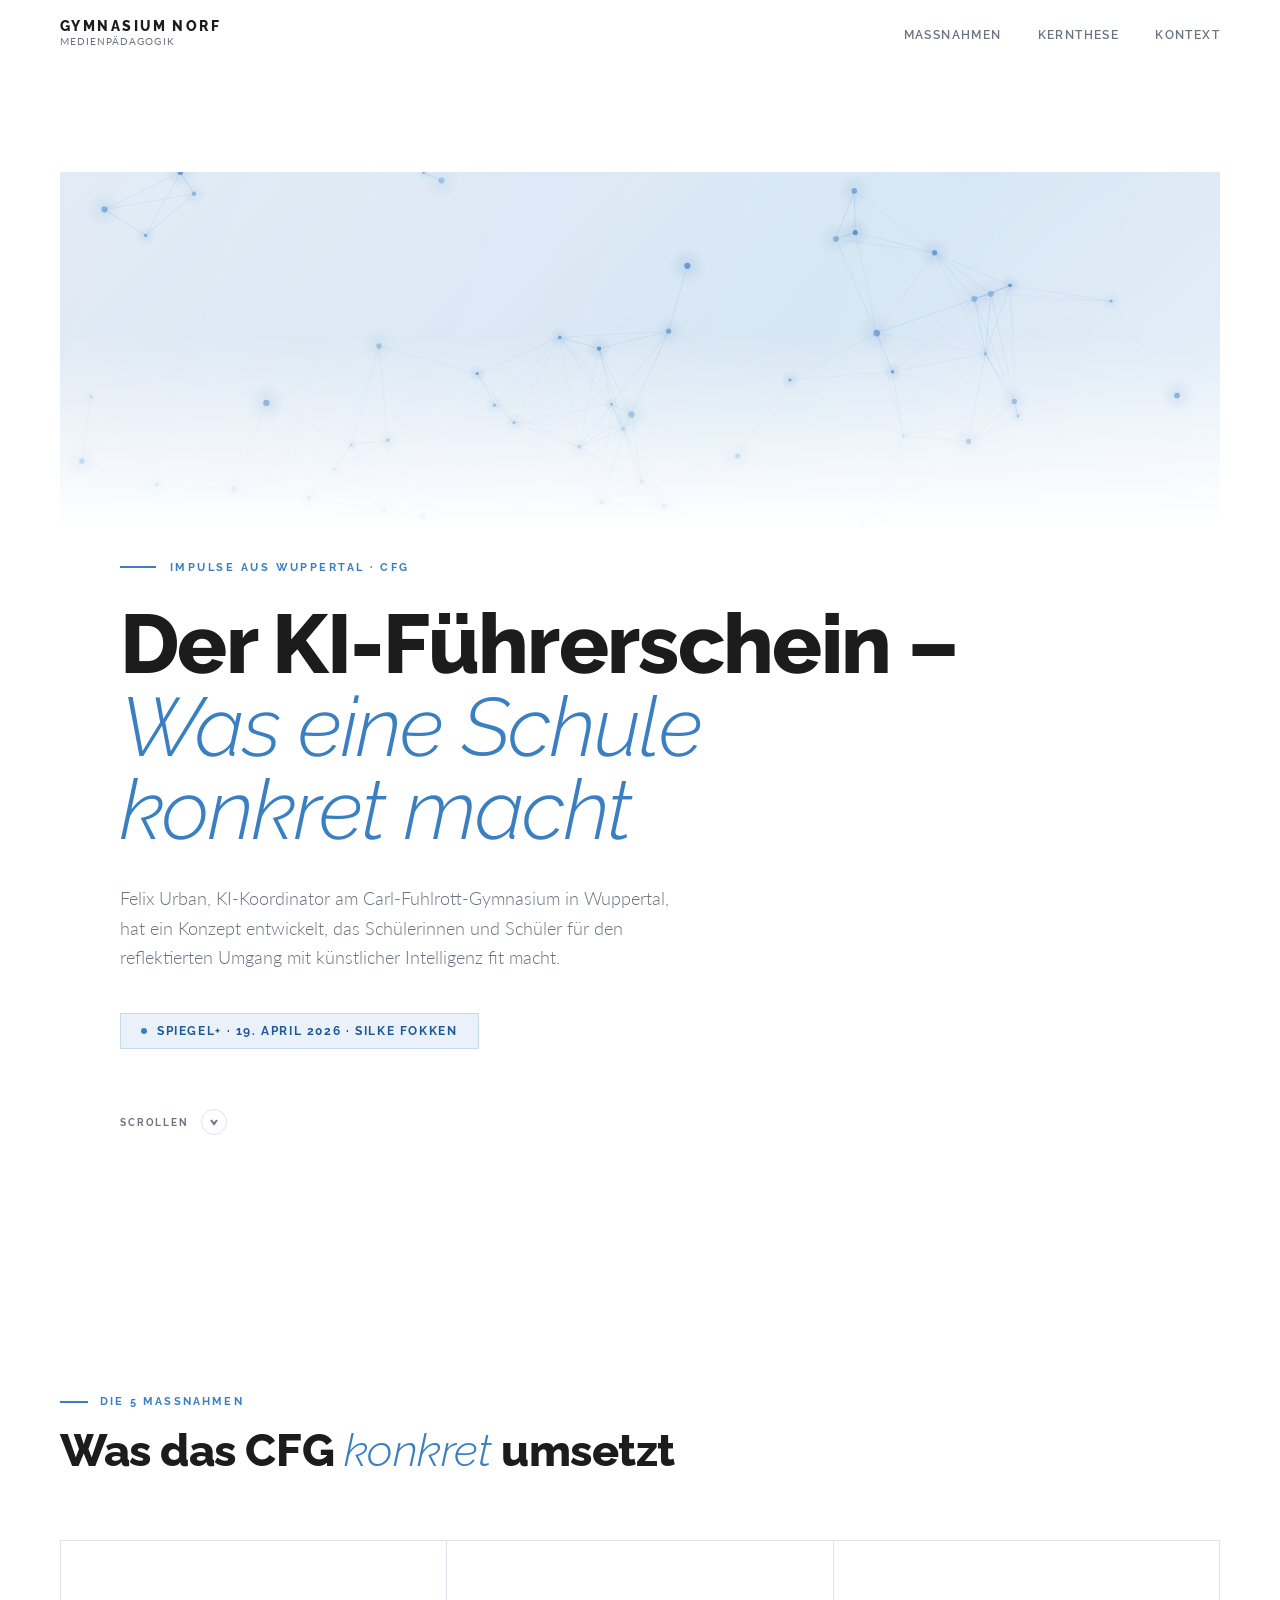
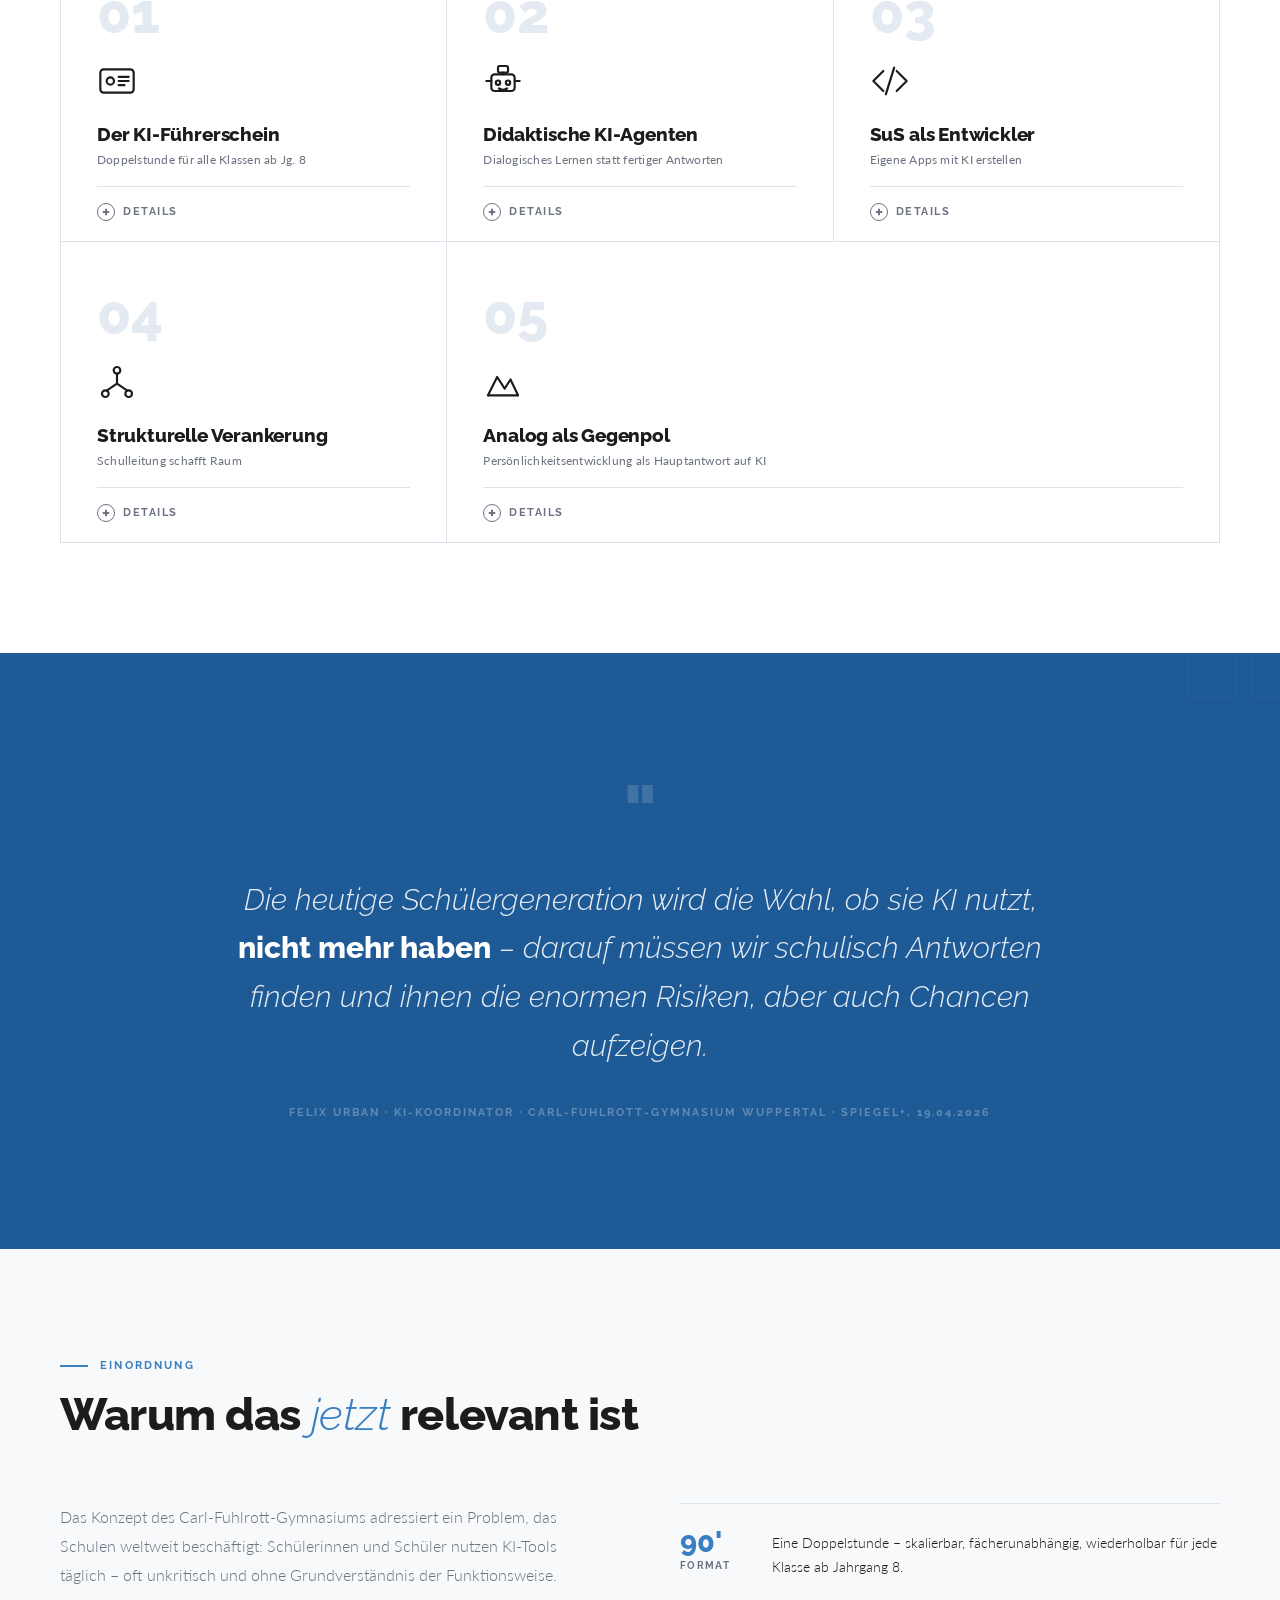
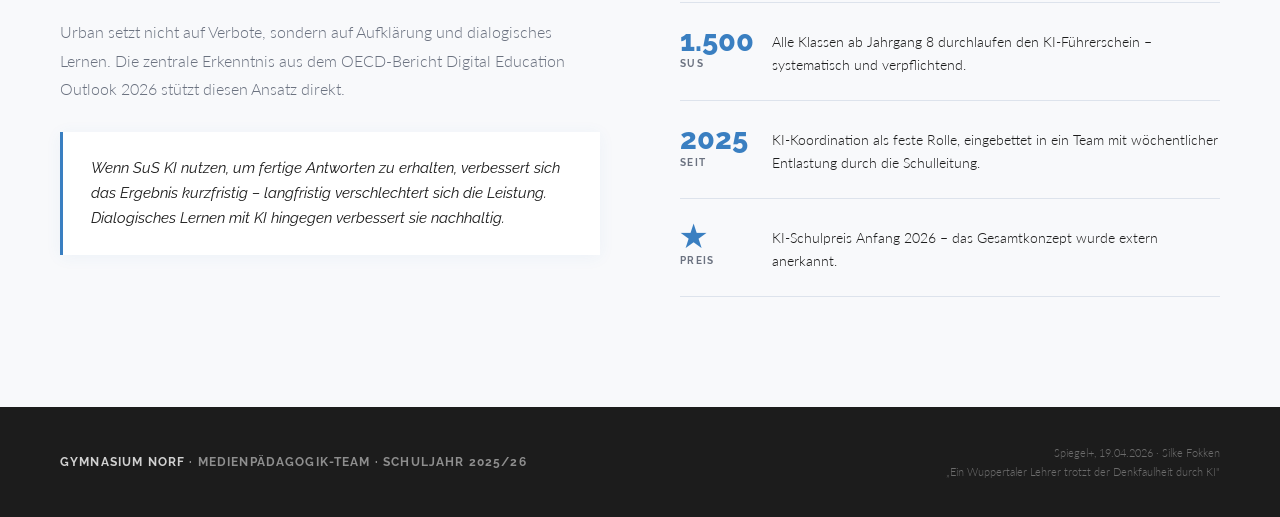
<file: KI_Implementierung_Wupptertal_3_0.html>
<!DOCTYPE html>
<html lang="de">
<head>
<meta charset="UTF-8">
<meta name="viewport" content="width=device-width, initial-scale=1.0">
<title>Der KI-Führerschein · Gymnasium Norf</title>
<link href="https://fonts.googleapis.com/css2?family=Raleway:ital,wght@0,300;0,400;0,600;0,700;0,800;1,300;1,700&family=Lato:wght@300;400;700&display=swap" rel="stylesheet">
<style>
  :root {
    --bg: #f8f9fb;
    --white: #ffffff;
    --ink: #1c1c1c;
    --mid: #6b7280;
    --soft: #e4eaf2;
    --line: #dde3ec;
    --blue: #3a7fc1;
    --blue-dark: #1e5a96;
    --blue-light: #eaf1f9;
    --blue-pale: #f0f5fb;
  }

  *, *::before, *::after { margin: 0; padding: 0; box-sizing: border-box; }
  html { scroll-behavior: smooth; }

  body {
    background: var(--bg);
    font-family: 'Lato', sans-serif;
    color: var(--ink);
    overflow-x: hidden;
  }

  /* ── NAV ── */
  nav {
    position: fixed;
    top: 0; left: 0; right: 0;
    z-index: 100;
    display: flex;
    justify-content: space-between;
    align-items: center;
    padding: 18px 60px;
    background: rgba(255,255,255,0.92);
    backdrop-filter: blur(16px);
    -webkit-backdrop-filter: blur(16px);
    border-bottom: 1px solid transparent;
    transition: border-color 0.3s, box-shadow 0.3s;
  }
  nav.scrolled {
    border-color: var(--line);
    box-shadow: 0 2px 20px rgba(58,127,193,0.08);
  }
  .nav-brand { display: flex; flex-direction: column; gap: 1px; }
  .nav-brand-name {
    font-family: 'Raleway', sans-serif;
    font-weight: 800; font-size: 0.85rem;
    letter-spacing: 0.18em; text-transform: uppercase; color: var(--ink);
  }
  .nav-brand-sub {
    font-size: 0.65rem; font-weight: 400;
    letter-spacing: 0.1em; text-transform: uppercase; color: var(--mid);
  }
  .nav-links { display: flex; gap: 36px; list-style: none; }
  .nav-links a {
    font-family: 'Raleway', sans-serif;
    font-size: 0.73rem; font-weight: 600;
    letter-spacing: 0.12em; text-transform: uppercase;
    text-decoration: none; color: var(--mid);
    transition: color 0.2s; position: relative;
  }
  .nav-links a::after {
    content: ''; position: absolute;
    bottom: -4px; left: 0;
    width: 0; height: 2px;
    background: var(--blue);
    transition: width 0.3s ease;
  }
  .nav-links a:hover { color: var(--blue-dark); }
  .nav-links a:hover::after { width: 100%; }

  /* ── HERO ── */
  .hero {
    display: flex;
    flex-direction: column;
    background: var(--white);
  }

  .hero-banner {
    width: 100%;
    height: clamp(180px, 30vw, 360px);
    margin-top: 62px;
    position: relative;
    overflow: hidden;
    flex-shrink: 0;
    background: linear-gradient(135deg, #eef4fb 0%, #dceaf6 60%, #e8f1fa 100%);
  }

  #hero-canvas {
    position: absolute;
    top: 0; left: 0;
    width: 100%; height: 100%;
    display: block;
  }

  .hero-banner-overlay {
    position: absolute;
    bottom: 0; left: 0;
    width: 100%; height: 55%;
    background: linear-gradient(to bottom, rgba(255,255,255,0) 0%, rgba(255,255,255,1) 100%);
    pointer-events: none;
    z-index: 1;
  }

  .hero-content {
    padding: 28px 60px 60px;
    position: relative;
    z-index: 2;
  }

  .hero-eyebrow {
    display: flex; align-items: center;
    gap: 14px; margin-bottom: 28px;
  }
  .js-ready .hero-eyebrow {
    opacity: 0; transform: translateY(20px);
    animation: rise 0.7s ease 0.2s forwards;
  }
  .hero-eyebrow-line { width: 36px; height: 2px; background: var(--blue); }
  .hero-eyebrow span {
    font-family: 'Raleway', sans-serif;
    font-size: 0.7rem; font-weight: 700;
    letter-spacing: 0.22em; text-transform: uppercase; color: var(--blue);
  }

  .hero-title {
    font-family: 'Raleway', sans-serif;
    font-size: clamp(2.8rem, 6.5vw, 5.8rem);
    font-weight: 800; line-height: 1.0;
    letter-spacing: -0.02em; max-width: 860px; color: var(--ink);
  }
  .js-ready .hero-title {
    opacity: 0; transform: translateY(30px);
    animation: rise 0.8s ease 0.35s forwards;
  }
  .hero-title em { font-style: italic; font-weight: 300; color: var(--blue); }

  .hero-sub {
    margin-top: 32px; font-size: 1.1rem; font-weight: 300;
    color: var(--mid); max-width: 560px; line-height: 1.7;
  }
  .js-ready .hero-sub {
    opacity: 0; transform: translateY(20px);
    animation: rise 0.7s ease 0.5s forwards;
  }

  .hero-tag {
    margin-top: 40px; display: inline-flex; align-items: center;
    gap: 10px; padding: 10px 20px;
    background: var(--blue-light);
    border: 1px solid rgba(58,127,193,0.2);
    font-family: 'Raleway', sans-serif;
    font-size: 0.72rem; font-weight: 700;
    letter-spacing: 0.14em; text-transform: uppercase; color: var(--blue-dark);
  }
  .js-ready .hero-tag { opacity: 0; animation: rise 0.7s ease 0.65s forwards; }
  .hero-tag-dot { width: 6px; height: 6px; border-radius: 50%; background: var(--blue); }

  .scroll-hint {
    padding: 0 60px 40px;
    display: flex; align-items: center; gap: 12px;
  }
  .js-ready .scroll-hint { opacity: 0; animation: rise 0.7s ease 0.85s forwards; }
  .scroll-hint span {
    font-family: 'Raleway', sans-serif;
    font-size: 0.65rem; font-weight: 700;
    letter-spacing: 0.18em; text-transform: uppercase; color: var(--mid);
  }
  .scroll-arrow {
    width: 26px; height: 26px;
    border: 1.5px solid var(--line); border-radius: 50%;
    display: flex; align-items: center; justify-content: center;
    animation: bounce 2s ease-in-out infinite;
  }
  .scroll-arrow svg { width: 10px; height: 10px; stroke: var(--mid); fill: none; stroke-width: 2; }

  @keyframes bounce {
    0%, 100% { transform: translateY(0); }
    50%       { transform: translateY(4px); }
  }
  @keyframes rise {
    to { opacity: 1; transform: translateY(0); }
  }

  /* ── SECTIONS ── */
  section { padding: 110px 60px; }
  .section-header { margin-bottom: 64px; }
  .section-eyebrow { display: flex; align-items: center; gap: 12px; margin-bottom: 18px; }
  .section-eyebrow span {
    font-family: 'Raleway', sans-serif;
    font-size: 0.68rem; font-weight: 700;
    letter-spacing: 0.2em; text-transform: uppercase; color: var(--blue);
  }
  .section-eyebrow-line { width: 28px; height: 2px; background: var(--blue); }
  .section-title {
    font-family: 'Raleway', sans-serif;
    font-size: clamp(1.8rem, 3.5vw, 3rem);
    font-weight: 800; line-height: 1.1;
    letter-spacing: -0.01em; max-width: 620px; color: var(--ink);
  }
  .section-title em { font-style: italic; font-weight: 300; color: var(--blue); }

  /* ── REVEAL ── */
  .js-ready .reveal {
    opacity: 0; transform: translateY(28px);
    transition: opacity 0.6s ease, transform 0.6s ease;
  }
  .js-ready .reveal.visible { opacity: 1; transform: translateY(0); }
  .js-ready .reveal-delay-1 { transition-delay: 0.08s; }
  .js-ready .reveal-delay-2 { transition-delay: 0.16s; }
  .js-ready .reveal-delay-3 { transition-delay: 0.24s; }
  .js-ready .reveal-delay-4 { transition-delay: 0.32s; }
  .js-ready .reveal-delay-5 { transition-delay: 0.40s; }

  /* ── CARDS ── */
  #massnahmen { background: var(--white); }

  .cards-grid {
    display: grid;
    grid-template-columns: repeat(3, 1fr);
    gap: 1px;
    background: var(--line);
    border: 1px solid var(--line);
  }

  details.card {
    background: var(--white);
    position: relative;
    overflow: hidden;
  }
  details.card summary { list-style: none; }
  details.card summary::-webkit-details-marker { display: none; }

  details.card::after {
    content: '';
    position: absolute;
    top: 0; left: 0;
    width: 100%; height: 3px;
    background: var(--blue);
    transform: scaleX(0);
    transform-origin: left;
    transition: transform 0.4s ease;
  }
  details[open].card::after { transform: scaleX(1); }
  details[open].card { background: var(--blue-pale); }
  details.card-wide { grid-column: span 2; }

  .card-summary {
    padding: 44px 36px 0;
    cursor: pointer; display: block;
    -webkit-tap-highlight-color: transparent;
    user-select: none;
  }

  .card-num {
    font-family: 'Raleway', sans-serif;
    font-size: 3.5rem; font-weight: 800;
    color: var(--soft); line-height: 1; margin-bottom: 20px;
    transition: color 0.35s;
  }
  details[open] .card-num { color: rgba(58,127,193,0.2); }

  .card-icon-wrap { margin-bottom: 18px; }
  .card-icon-wrap svg {
    width: 40px; height: 40px;
    stroke: var(--ink); fill: none;
    stroke-width: 1.3; stroke-linecap: round; stroke-linejoin: round;
    transition: stroke 0.3s;
  }
  details[open] .card-icon-wrap svg { stroke: var(--blue); }

  .card-title {
    font-family: 'Raleway', sans-serif;
    font-size: 1.2rem; font-weight: 800;
    line-height: 1.25; letter-spacing: -0.01em;
    margin-bottom: 6px; color: var(--ink);
  }
  .card-sub {
    font-size: 0.73rem; font-weight: 400;
    color: var(--mid); margin-bottom: 0;
    padding-bottom: 20px;
    border-bottom: 1px solid var(--line);
    letter-spacing: 0.02em;
  }
  .card-toggle {
    margin-top: 16px; padding-bottom: 20px;
    display: flex; align-items: center; gap: 8px;
    font-family: 'Raleway', sans-serif;
    font-size: 0.68rem; font-weight: 700;
    letter-spacing: 0.14em; text-transform: uppercase; color: var(--mid);
    transition: color 0.3s;
  }
  details[open] .card-toggle { color: var(--blue); }
  .card-toggle-icon {
    width: 18px; height: 18px;
    border: 1.5px solid currentColor; border-radius: 50%;
    display: flex; align-items: center; justify-content: center;
    transition: transform 0.3s;
    flex-shrink: 0;
  }
  details[open] .card-toggle-icon { transform: rotate(45deg); }
  .card-toggle-icon svg { width: 8px; height: 8px; stroke: currentColor; fill: none; stroke-width: 2.5; }

  .card-body {
    padding: 0 36px 28px;
  }
  .card-body ul { list-style: none; display: flex; flex-direction: column; gap: 9px; }
  .card-body li {
    font-size: 0.875rem; font-weight: 300;
    line-height: 1.6; color: #374151;
    padding-left: 16px; position: relative;
  }
  .card-body li::before {
    content: ''; position: absolute;
    left: 0; top: 10px;
    width: 6px; height: 1.5px;
    background: var(--blue);
  }

  /* ── QUOTE ── */
  #zitat {
    background: var(--blue-dark);
    padding: 130px 60px; position: relative; overflow: hidden;
  }
  .quote-bg-text {
    position: absolute; top: -80px; right: -40px;
    font-family: 'Raleway', sans-serif;
    font-size: 22rem; font-weight: 800;
    color: transparent;
    -webkit-text-stroke: 1px rgba(255,255,255,0.05);
    line-height: 1; pointer-events: none; user-select: none;
  }
  .quote-inner { position: relative; max-width: 860px; margin: 0 auto; text-align: center; }
  .quote-mark {
    display: block; font-family: 'Raleway', sans-serif;
    font-size: 5rem; font-weight: 800;
    color: rgba(255,255,255,0.15); line-height: 0.8; margin-bottom: 28px;
  }
  blockquote {
    font-family: 'Raleway', sans-serif;
    font-size: clamp(1.25rem, 2.8vw, 1.9rem);
    font-weight: 300; font-style: italic;
    line-height: 1.6; color: rgba(255,255,255,0.88); margin-bottom: 36px;
  }
  blockquote strong { font-style: normal; font-weight: 800; color: #ffffff; }
  .quote-attribution {
    font-family: 'Raleway', sans-serif;
    font-size: 0.7rem; font-weight: 700;
    letter-spacing: 0.18em; text-transform: uppercase;
    color: rgba(255,255,255,0.3);
  }

  /* ── CONTEXT ── */
  #kontext { background: var(--bg); }
  .context-grid { display: grid; grid-template-columns: 1fr 1fr; gap: 80px; align-items: start; }
  .context-text { font-size: 1rem; font-weight: 300; line-height: 1.8; color: var(--mid); margin-bottom: 28px; }
  .context-highlight {
    padding: 24px 28px;
    border-left: 3px solid var(--blue);
    background: var(--white);
    box-shadow: 0 2px 16px rgba(58,127,193,0.06);
  }
  .context-highlight p {
    font-family: 'Raleway', sans-serif;
    font-size: 0.95rem; font-style: italic;
    font-weight: 400; line-height: 1.65; color: var(--ink);
  }
  .fact-list { display: flex; flex-direction: column; }
  .fact-item {
    display: grid; grid-template-columns: 72px 1fr;
    gap: 20px; padding: 24px 0;
    border-bottom: 1px solid var(--line); align-items: start;
  }
  .fact-item:first-child { border-top: 1px solid var(--line); }
  .fact-num {
    font-family: 'Raleway', sans-serif;
    font-size: 1.8rem; font-weight: 800; color: var(--blue); line-height: 1;
  }
  .fact-label {
    font-family: 'Raleway', sans-serif;
    font-size: 0.6rem; font-weight: 700;
    letter-spacing: 0.14em; text-transform: uppercase; color: var(--mid); margin-top: 3px;
  }
  .fact-desc { font-size: 0.875rem; font-weight: 300; line-height: 1.65; color: var(--ink); padding-top: 3px; }

  /* ── FOOTER ── */
  footer {
    background: var(--ink); padding: 36px 60px;
    display: flex; justify-content: space-between; align-items: center; gap: 24px;
  }
  .footer-left {
    font-family: 'Raleway', sans-serif;
    font-size: 0.72rem; font-weight: 700;
    letter-spacing: 0.1em; text-transform: uppercase; color: rgba(255,255,255,0.5);
  }
  .footer-left strong { color: rgba(255,255,255,0.8); }
  .footer-right { font-size: 0.7rem; font-weight: 300; color: rgba(255,255,255,0.35); text-align: right; line-height: 1.7; }

  /* ── RESPONSIVE ── */
  @media (max-width: 900px) {
    nav { padding: 16px 24px; }
    .nav-links { display: none; }
    section { padding: 72px 24px; }
    .hero-content { padding: 24px 24px 48px; }
    .scroll-hint { padding: 0 24px 32px; }
    .cards-grid { grid-template-columns: 1fr; }
    details.card-wide { grid-column: span 1; }
    .context-grid { grid-template-columns: 1fr; gap: 40px; }
    #zitat { padding: 80px 24px; }
    footer { padding: 28px 24px; flex-direction: column; align-items: flex-start; }
    .footer-right { text-align: left; }
  }
</style>
</head>
<body>

<nav id="nav">
  <div class="nav-brand">
    <span class="nav-brand-name">Gymnasium Norf</span>
    <span class="nav-brand-sub">Medienpädagogik</span>
  </div>
  <ul class="nav-links">
    <li><a href="#massnahmen">Maßnahmen</a></li>
    <li><a href="#zitat">Kernthese</a></li>
    <li><a href="#kontext">Kontext</a></li>
  </ul>
</nav>

<!-- HERO -->
<section class="hero" id="home">

  <div class="hero-banner">
    <canvas id="hero-canvas"></canvas>
    <div class="hero-banner-overlay"></div>
  </div>

  <div class="hero-content">
    <div class="hero-eyebrow">
      <div class="hero-eyebrow-line"></div>
      <span>Impulse aus Wuppertal · CFG</span>
    </div>
    <h1 class="hero-title">
      Der KI-Führerschein –<br>
      <em>Was eine Schule<br>konkret macht</em>
    </h1>
    <p class="hero-sub">
      Felix Urban, KI-Koordinator am Carl-Fuhlrott-Gymnasium in Wuppertal, hat ein Konzept entwickelt, das Schülerinnen und Schüler für den reflektierten Umgang mit künstlicher Intelligenz fit macht.
    </p>
    <div class="hero-tag">
      <div class="hero-tag-dot"></div>
      <span>Spiegel+ · 19. April 2026 · Silke Fokken</span>
    </div>
  </div>

  <div class="scroll-hint">
    <span>Scrollen</span>
    <div class="scroll-arrow">
      <svg viewBox="0 0 10 10"><polyline points="2,3 5,7 8,3"/></svg>
    </div>
  </div>

</section>

<!-- MASSNAHMEN -->
<section id="massnahmen">
  <div class="section-header reveal">
    <div class="section-eyebrow">
      <div class="section-eyebrow-line"></div>
      <span>Die 5 Maßnahmen</span>
    </div>
    <h2 class="section-title">Was das CFG <em>konkret</em> umsetzt</h2>
  </div>

  <div class="cards-grid">

    <details class="card reveal reveal-delay-1">
      <summary class="card-summary">
        <div class="card-num">01</div>
        <div class="card-icon-wrap">
          <svg viewBox="0 0 24 24"><rect x="2" y="5" width="20" height="14" rx="2"/><circle cx="8" cy="12" r="2.2"/><line x1="13" y1="9.5" x2="19" y2="9.5"/><line x1="13" y1="12" x2="19" y2="12"/><line x1="13" y1="14.5" x2="16.5" y2="14.5"/></svg>
        </div>
        <div class="card-title">Der KI-Führerschein</div>
        <div class="card-sub">Doppelstunde für alle Klassen ab Jg. 8</div>
        <div class="card-toggle">
          <div class="card-toggle-icon"><svg viewBox="0 0 10 10"><line x1="5" y1="1" x2="5" y2="9"/><line x1="1" y1="5" x2="9" y2="5"/></svg></div>
          <span>Details</span>
        </div>
      </summary>
      <div class="card-body">
        <ul>
          <li>KI als „Wahrscheinlichkeitsvorhersagemaschine" verstehen</li>
          <li>Algorithmische Verzerrungen & Bias erkennen</li>
          <li>Risiken der Denkauslagerung reflektieren</li>
          <li>Jede Woche eine neue Klasse – 1.500 SuS gesamt</li>
        </ul>
      </div>
    </details>

    <details class="card reveal reveal-delay-2">
      <summary class="card-summary">
        <div class="card-num">02</div>
        <div class="card-icon-wrap">
          <svg viewBox="0 0 24 24"><rect x="5" y="8" width="14" height="10" rx="2"/><rect x="9" y="3" width="6" height="4" rx="1"/><line x1="12" y1="7" x2="12" y2="8"/><circle cx="9" cy="13" r="1.3"/><circle cx="15" cy="13" r="1.3"/><path d="M9.5 16.5 Q12 18 14.5 16.5"/><line x1="2" y1="12" x2="5" y2="12"/><line x1="19" y1="12" x2="22" y2="12"/></svg>
        </div>
        <div class="card-title">Didaktische KI-Agenten</div>
        <div class="card-sub">Dialogisches Lernen statt fertiger Antworten</div>
        <div class="card-toggle">
          <div class="card-toggle-icon"><svg viewBox="0 0 10 10"><line x1="5" y1="1" x2="5" y2="9"/><line x1="1" y1="5" x2="9" y2="5"/></svg></div>
          <span>Details</span>
        </div>
      </summary>
      <div class="card-body">
        <ul>
          <li><em>ErklärbAIr</em>: greift Interessen auf, stellt Fragen, fordert Teach-back</li>
          <li><em>Advocatus Diaboli</em>: vertritt stets die Gegenposition</li>
          <li>Ziel: Diskurs- und Argumentationskompetenz stärken</li>
          <li>Von Urban selbst programmiert und eingesetzt</li>
        </ul>
      </div>
    </details>

    <details class="card reveal reveal-delay-3">
      <summary class="card-summary">
        <div class="card-num">03</div>
        <div class="card-icon-wrap">
          <svg viewBox="0 0 24 24"><polyline points="16 18 22 12 16 6"/><polyline points="8 6 2 12 8 18"/><line x1="14.5" y1="4" x2="9.5" y2="20"/></svg>
        </div>
        <div class="card-title">SuS als Entwickler</div>
        <div class="card-sub">Eigene Apps mit KI erstellen</div>
        <div class="card-toggle">
          <div class="card-toggle-icon"><svg viewBox="0 0 10 10"><line x1="5" y1="1" x2="5" y2="9"/><line x1="1" y1="5" x2="9" y2="5"/></svg></div>
          <span>Details</span>
        </div>
      </summary>
      <div class="card-body">
        <ul>
          <li>Aufgabe: „Löst ein typisches Schülerproblem mit KI"</li>
          <li>Beispiel: App zur Förderung mündlicher Beteiligung</li>
          <li>Fertig in unter 10 Minuten – ohne Vorkenntnisse</li>
          <li>Stärkt Selbstwirksamkeit im Umgang mit KI</li>
        </ul>
      </div>
    </details>

    <details class="card reveal reveal-delay-4">
      <summary class="card-summary">
        <div class="card-num">04</div>
        <div class="card-icon-wrap">
          <svg viewBox="0 0 24 24"><circle cx="12" cy="5" r="2"/><circle cx="5" cy="19" r="2"/><circle cx="19" cy="19" r="2"/><line x1="12" y1="7" x2="12" y2="13"/><line x1="12" y1="13" x2="5.8" y2="17.2"/><line x1="12" y1="13" x2="18.2" y2="17.2"/></svg>
        </div>
        <div class="card-title">Strukturelle Verankerung</div>
        <div class="card-sub">Schulleitung schafft Raum</div>
        <div class="card-toggle">
          <div class="card-toggle-icon"><svg viewBox="0 0 10 10"><line x1="5" y1="1" x2="5" y2="9"/><line x1="1" y1="5" x2="9" y2="5"/></svg></div>
          <span>Details</span>
        </div>
      </summary>
      <div class="card-body">
        <ul>
          <li>KI-Koordinator als feste Rolle seit 2025</li>
          <li>Team aus Lehrkräften für digitale Bildung</li>
          <li>Freitagvormittag: 3–4 Std. Entlastung pro Woche</li>
          <li>Auszeichnung mit KI-Schulpreis Anfang 2026</li>
        </ul>
      </div>
    </details>

    <details class="card card-wide reveal reveal-delay-5">
      <summary class="card-summary">
        <div class="card-num">05</div>
        <div class="card-icon-wrap">
          <svg viewBox="0 0 24 24"><polyline points="3 20 8.5 9 13 16 16.5 10.5 21 20"/><line x1="3" y1="20" x2="21" y2="20"/></svg>
        </div>
        <div class="card-title">Analog als Gegenpol</div>
        <div class="card-sub">Persönlichkeitsentwicklung als Hauptantwort auf KI</div>
        <div class="card-toggle">
          <div class="card-toggle-icon"><svg viewBox="0 0 10 10"><line x1="5" y1="1" x2="5" y2="9"/><line x1="1" y1="5" x2="9" y2="5"/></svg></div>
          <span>Details</span>
        </div>
      </summary>
      <div class="card-body">
        <ul>
          <li>„Herausforderungsprojekt" für alle Zehntklässler</li>
          <li>Z.B. 10-tägige Alpenüberquerung oder Klosteraufenthalt</li>
          <li>Menschliche Skills: Entscheiden, Verantworten, Ausharren</li>
          <li>KI nur „punktuell" – nicht dominierend im Schulalltag</li>
        </ul>
      </div>
    </details>

  </div>
</section>

<!-- QUOTE -->
<section id="zitat">
  <div class="quote-bg-text">"</div>
  <div class="quote-inner reveal">
    <span class="quote-mark">"</span>
    <blockquote>
      Die heutige Schülergeneration wird die Wahl, ob sie KI nutzt,
      <strong>nicht mehr haben</strong> – darauf müssen wir schulisch
      Antworten finden und ihnen die enormen Risiken,
      aber auch Chancen aufzeigen.
    </blockquote>
    <div class="quote-attribution">Felix Urban · KI-Koordinator · Carl-Fuhlrott-Gymnasium Wuppertal · Spiegel+, 19.04.2026</div>
  </div>
</section>

<!-- KONTEXT -->
<section id="kontext">
  <div class="section-header reveal">
    <div class="section-eyebrow">
      <div class="section-eyebrow-line"></div>
      <span>Einordnung</span>
    </div>
    <h2 class="section-title">Warum das <em>jetzt</em> relevant ist</h2>
  </div>
  <div class="context-grid">
    <div class="context-left reveal reveal-delay-1">
      <p class="context-text">Das Konzept des Carl-Fuhlrott-Gymnasiums adressiert ein Problem, das Schulen weltweit beschäftigt: Schülerinnen und Schüler nutzen KI-Tools täglich – oft unkritisch und ohne Grundverständnis der Funktionsweise.</p>
      <p class="context-text">Urban setzt nicht auf Verbote, sondern auf Aufklärung und dialogisches Lernen. Die zentrale Erkenntnis aus dem OECD-Bericht Digital Education Outlook 2026 stützt diesen Ansatz direkt.</p>
      <div class="context-highlight">
        <p>Wenn SuS KI nutzen, um fertige Antworten zu erhalten, verbessert sich das Ergebnis kurzfristig – langfristig verschlechtert sich die Leistung. Dialogisches Lernen mit KI hingegen verbessert sie nachhaltig.</p>
      </div>
    </div>
    <div class="context-right reveal reveal-delay-2">
      <div class="fact-list">
        <div class="fact-item">
          <div><div class="fact-num">90'</div><div class="fact-label">Format</div></div>
          <div class="fact-desc">Eine Doppelstunde – skalierbar, fächerunabhängig, wiederholbar für jede Klasse ab Jahrgang 8.</div>
        </div>
        <div class="fact-item">
          <div><div class="fact-num">1.500</div><div class="fact-label">SuS</div></div>
          <div class="fact-desc">Alle Klassen ab Jahrgang 8 durchlaufen den KI-Führerschein – systematisch und verpflichtend.</div>
        </div>
        <div class="fact-item">
          <div><div class="fact-num">2025</div><div class="fact-label">Seit</div></div>
          <div class="fact-desc">KI-Koordination als feste Rolle, eingebettet in ein Team mit wöchentlicher Entlastung durch die Schulleitung.</div>
        </div>
        <div class="fact-item">
          <div><div class="fact-num">★</div><div class="fact-label">Preis</div></div>
          <div class="fact-desc">KI-Schulpreis Anfang 2026 – das Gesamtkonzept wurde extern anerkannt.</div>
        </div>
      </div>
    </div>
  </div>
</section>

<footer>
  <div class="footer-left"><strong>Gymnasium Norf</strong> · Medienpädagogik-Team · Schuljahr 2025/26</div>
  <div class="footer-right">Spiegel+, 19.04.2026 · Silke Fokken<br>„Ein Wuppertaler Lehrer trotzt der Denkfaulheit durch KI"</div>
</footer>

<script>
  document.body.classList.add('js-ready');

  // Nav scroll
  const nav = document.getElementById('nav');
  window.addEventListener('scroll', () => {
    nav.classList.toggle('scrolled', window.scrollY > 40);
  });

  // Scroll reveal
  const observer = new IntersectionObserver((entries) => {
    entries.forEach(e => {
      if (e.isIntersecting) { e.target.classList.add('visible'); observer.unobserve(e.target); }
    });
  }, { threshold: 0, rootMargin: '0px 0px -40px 0px' });
  document.querySelectorAll('.reveal').forEach(el => observer.observe(el));

  // ── CANVAS BANNER ──
  window.addEventListener('load', function() {
    const canvas = document.getElementById('hero-canvas');
    if (!canvas) return;
    const ctx = canvas.getContext('2d');
    if (!ctx) return;

    const BLUE = '58,127,193', DARK = '30,90,150';
    const N = 52, DIST = 155, SPEED = 0.013;
    let nodes = [], pulses = [], W = 0, H = 0, raf, lastPulse = 0;

    function resize() {
      const p = canvas.parentElement;
      W = p.offsetWidth || window.innerWidth;
      H = p.offsetHeight || 280;
      const dpr = window.devicePixelRatio || 1;
      canvas.width  = Math.round(W * dpr);
      canvas.height = Math.round(H * dpr);
      canvas.style.width  = W + 'px';
      canvas.style.height = H + 'px';
      ctx.setTransform(1,0,0,1,0,0);
      ctx.scale(dpr, dpr);
      nodes = Array.from({length: N}, () => ({
        x: Math.random()*W, y: Math.random()*H,
        vx: (Math.random()-.5)*.32, vy: (Math.random()-.5)*.32,
        r: Math.random()*2.2+1.2, op: Math.random()*.5+.3
      }));
      pulses = [];
    }

    function spawnPulse() {
      const i = Math.floor(Math.random()*nodes.length);
      const a = nodes[i];
      const nb = nodes.filter((b,j) => {
        if (j===i) return false;
        const dx=b.x-a.x, dy=b.y-a.y;
        return Math.sqrt(dx*dx+dy*dy) < DIST;
      });
      if (!nb.length) return;
      const b = nb[Math.floor(Math.random()*nb.length)];
      pulses.push({ax:a.x, ay:a.y, bx:b.x, by:b.y, t:0});
    }

    function draw(ts) {
      ctx.clearRect(0,0,W,H);
      const g = ctx.createLinearGradient(0,0,W,H);
      g.addColorStop(0, `rgba(${DARK},.05)`);
      g.addColorStop(1, `rgba(${BLUE},.01)`);
      ctx.fillStyle = g; ctx.fillRect(0,0,W,H);

      nodes.forEach(n => {
        n.x += n.vx; n.y += n.vy;
        if (n.x<0||n.x>W) n.vx*=-1;
        if (n.y<0||n.y>H) n.vy*=-1;
      });

      for (let i=0; i<nodes.length; i++) {
        for (let j=i+1; j<nodes.length; j++) {
          const a=nodes[i], b=nodes[j];
          const dx=b.x-a.x, dy=b.y-a.y, d=Math.sqrt(dx*dx+dy*dy);
          if (d<DIST) {
            ctx.beginPath(); ctx.moveTo(a.x,a.y); ctx.lineTo(b.x,b.y);
            ctx.strokeStyle=`rgba(${BLUE},${(1-d/DIST)*.22})`;
            ctx.lineWidth=.9; ctx.stroke();
          }
        }
      }

      nodes.forEach(n => {
        const gw = ctx.createRadialGradient(n.x,n.y,0,n.x,n.y,n.r*6);
        gw.addColorStop(0,`rgba(${BLUE},${n.op*.22})`);
        gw.addColorStop(1,`rgba(${BLUE},0)`);
        ctx.beginPath(); ctx.arc(n.x,n.y,n.r*6,0,Math.PI*2);
        ctx.fillStyle=gw; ctx.fill();
        ctx.beginPath(); ctx.arc(n.x,n.y,n.r,0,Math.PI*2);
        ctx.fillStyle=`rgba(${BLUE},${n.op})`; ctx.fill();
      });

      if (ts-lastPulse>440) { spawnPulse(); lastPulse=ts; }
      pulses = pulses.filter(p=>p.t<1);
      pulses.forEach(p => {
        p.t += SPEED;
        const px=p.ax+(p.bx-p.ax)*p.t, py=p.ay+(p.by-p.ay)*p.t;
        const a=Math.sin(p.t*Math.PI)*.9;
        ctx.beginPath(); ctx.arc(px,py,3.5,0,Math.PI*2);
        ctx.fillStyle=`rgba(255,255,255,${a})`; ctx.fill();
        ctx.beginPath(); ctx.arc(px,py,3.5,0,Math.PI*2);
        ctx.strokeStyle=`rgba(${BLUE},${a})`; ctx.lineWidth=1.5; ctx.stroke();
      });

      raf = requestAnimationFrame(draw);
    }

    resize();
    let resizeTimer;
    window.addEventListener('resize', () => {
      clearTimeout(resizeTimer);
      resizeTimer = setTimeout(() => { cancelAnimationFrame(raf); resize(); raf=requestAnimationFrame(draw); }, 150);
    });
    raf = requestAnimationFrame(draw);
  });
</script>

</body>
</html>
</file>
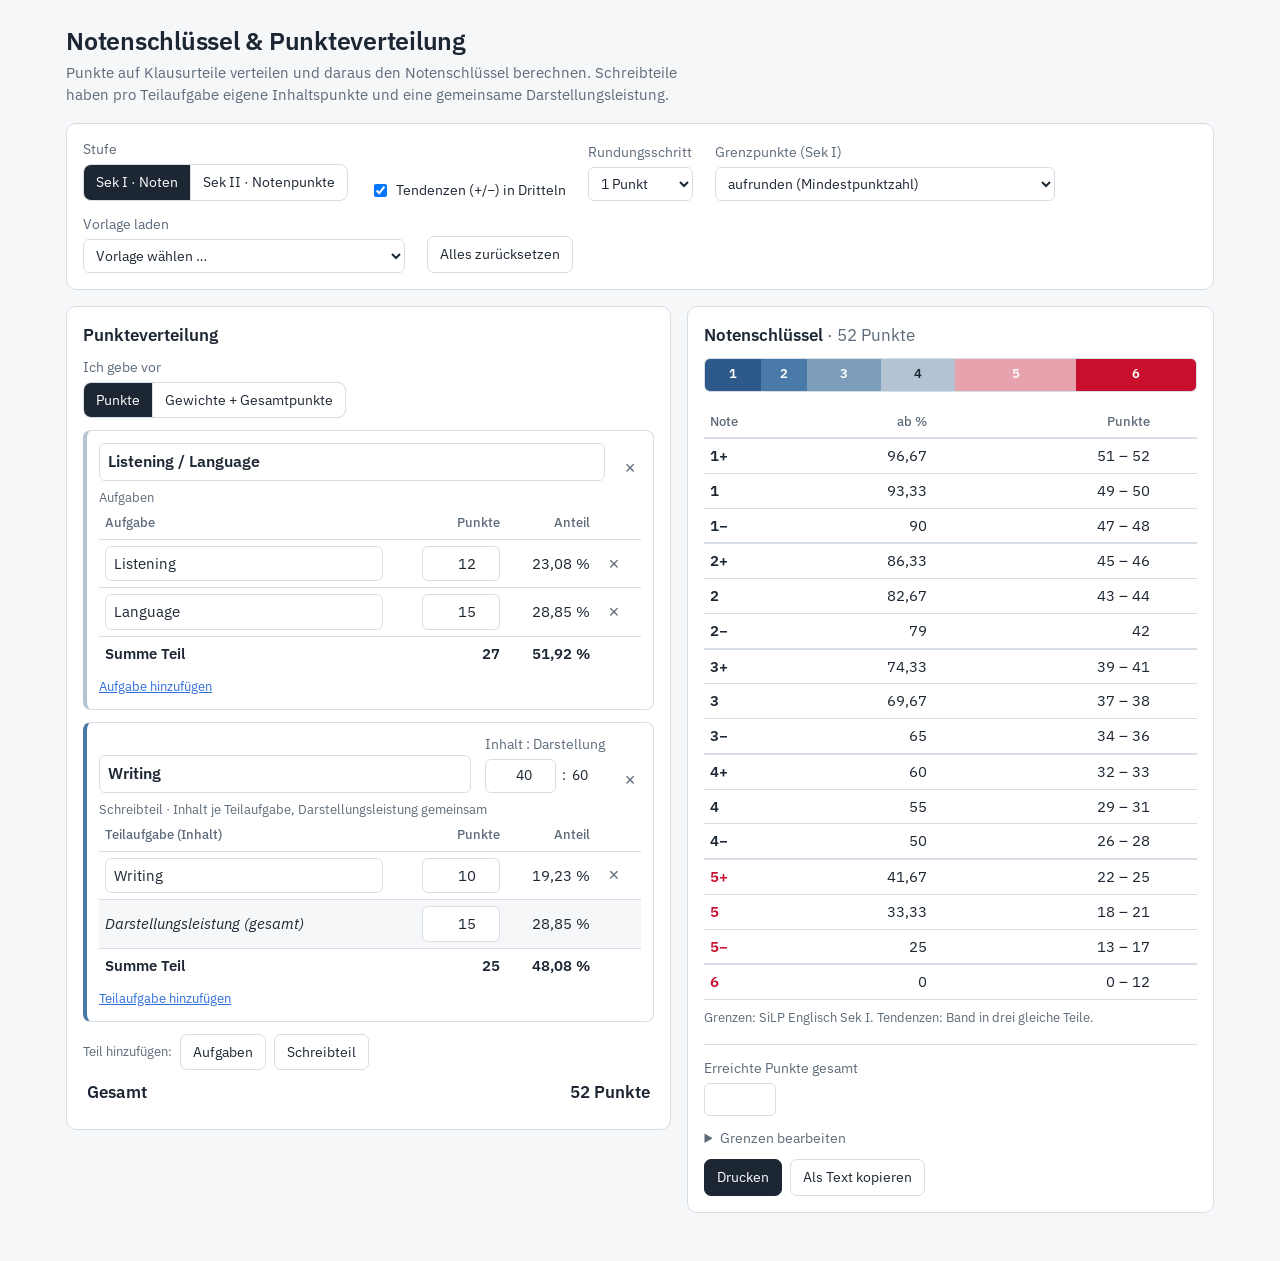
<file: Punkterechner.html>
<!DOCTYPE html>
<html lang="de">
<head>
<meta charset="utf-8">
<meta name="viewport" content="width=device-width, initial-scale=1, viewport-fit=cover">
<title>Notenschlüssel & Punkteverteilung</title>
<link rel="preconnect" href="https://fonts.googleapis.com">
<link rel="preconnect" href="https://fonts.gstatic.com" crossorigin>
<link href="https://fonts.googleapis.com/css2?family=IBM+Plex+Sans:wght@400;500;600&display=swap" rel="stylesheet">
<style>
:root{
  --bg:#f6f7f9; --paper:#ffffff; --ink:#1d2733; --muted:#5d6b7a; --line:#d7dde4;
  --pen:#c8102e; --pen-soft:#fbe7ea; --focus:#2f6fdb; --ok:#2d7a4f;
  --g1:#2d5a8a; --g2:#4a7aa8; --g3:#7d9dbd; --g4:#b3c3d3; --g5:#e6a3ad; --g6:#c8102e;
  box-sizing:border-box;
  padding-top:env(safe-area-inset-top,0px); padding-bottom:env(safe-area-inset-bottom,0px);
}
@media (prefers-color-scheme: dark){
  :root:not([data-theme="light"]){
    --bg:#12171d; --paper:#1a212a; --ink:#e6ebf0; --muted:#9aa7b4; --line:#2e3845;
    --pen:#ff5b6e; --pen-soft:#3a1f25; --focus:#7aa7ff; --ok:#6cc494;
    --g1:#8fb7e0; --g2:#6f9cc8; --g3:#557ea6; --g4:#3d5a78; --g5:#8a4450; --g6:#ff5b6e;
  }
}
:root[data-theme="dark"]{
  --bg:#12171d; --paper:#1a212a; --ink:#e6ebf0; --muted:#9aa7b4; --line:#2e3845;
  --pen:#ff5b6e; --pen-soft:#3a1f25; --focus:#7aa7ff; --ok:#6cc494;
  --g1:#8fb7e0; --g2:#6f9cc8; --g3:#557ea6; --g4:#3d5a78; --g5:#8a4450; --g6:#ff5b6e;
}
*,*::before,*::after{box-sizing:inherit}
html{scroll-padding-top:env(safe-area-inset-top,0px)}
body{margin:0;background:var(--bg);color:var(--ink);
  font-family:"IBM Plex Sans",system-ui,-apple-system,"Segoe UI",Roboto,sans-serif;
  font-size:15px;line-height:1.45;font-variant-numeric:tabular-nums}
.wrap{max-width:1180px;margin:0 auto;padding:20px 16px 48px}
h1{font-size:1.55rem;font-weight:600;margin:4px 0 2px;letter-spacing:-.01em}
.sub{color:var(--muted);margin:0 0 18px;max-width:70ch}
h2{font-size:1.05rem;font-weight:600;margin:0 0 10px}
.panel{background:var(--paper);border:1px solid var(--line);border-radius:10px;padding:16px}
.settings{display:flex;flex-wrap:wrap;gap:14px 22px;align-items:flex-end;margin-bottom:16px}
.field{display:flex;flex-direction:column;gap:4px;font-size:.86rem;color:var(--muted)}
.field > span{white-space:nowrap}
.seg{display:inline-flex;border:1px solid var(--line);border-radius:8px;overflow:hidden}
.seg button{border:0;background:transparent;color:var(--ink);padding:7px 12px;font:inherit;font-size:.9rem;cursor:pointer}
.seg button + button{border-left:1px solid var(--line)}
.seg button[aria-pressed="true"]{background:var(--ink);color:var(--paper)}
input[type=number],input[type=text],select{font:inherit;color:var(--ink);background:var(--paper);
  border:1px solid var(--line);border-radius:6px;padding:6px 8px;min-width:0}
input[type=number]{width:5.2em;text-align:right}
button,input,select{outline-offset:2px}
:focus-visible{outline:2px solid var(--focus)}
.check{display:inline-flex;gap:6px;align-items:center;color:var(--ink);font-size:.9rem}
.verify{color:var(--pen);font-size:.78rem;white-space:nowrap}
.grid{display:grid;grid-template-columns:minmax(0,1.15fr) minmax(0,1fr);gap:16px;align-items:start}
@media (max-width:860px){.grid{grid-template-columns:minmax(0,1fr)}}
.scroll{overflow-x:auto}
table{border-collapse:collapse;width:100%}
th,td{padding:6px 6px;text-align:left;border-bottom:1px solid var(--line);vertical-align:middle}
th{font-weight:500;color:var(--muted);font-size:.84rem}
td.num,th.num{text-align:right;white-space:nowrap}
.tasks input[type=text]{width:100%;min-width:8em}
.tasks td.split{font-size:.82rem;color:var(--muted);white-space:nowrap}
.del{border:0;background:transparent;color:var(--muted);font-size:1.15rem;cursor:pointer;padding:2px 6px;border-radius:4px}
.del:hover{color:var(--pen)}
.btn{font:inherit;font-size:.9rem;padding:7px 12px;border-radius:7px;border:1px solid var(--line);background:var(--paper);color:var(--ink);cursor:pointer}
.btn.primary{background:var(--ink);color:var(--paper);border-color:var(--ink)}
.row{display:flex;flex-wrap:wrap;gap:8px;align-items:center;margin-top:10px}
.sum td{font-weight:600;border-bottom:0}
.warn{color:var(--pen);font-size:.86rem;margin:8px 0 0}
.note{color:var(--muted);font-size:.84rem;margin:8px 0 0}
.key td.grade{font-weight:600;width:3.4em}
.key tr.whole td{border-top:2px solid var(--line)}
.key td.eq{color:var(--muted);font-size:.84rem}
.key tr.fail td.grade{color:var(--pen)}
.scale{display:flex;height:34px;border-radius:6px;overflow:hidden;margin:4px 0 14px;border:1px solid var(--line)}
.scale div{display:flex;align-items:center;justify-content:center;font-size:.8rem;font-weight:600;color:#fff;min-width:0;overflow:hidden}
.scale div.light{color:var(--ink)}
.lookup{display:flex;flex-wrap:wrap;gap:12px;align-items:center;margin-top:16px;padding-top:14px;border-top:1px solid var(--line)}
.result{font-size:1.5rem;font-weight:600;min-width:3ch}
.result.fail{color:var(--pen)}
.result small{font-size:.9rem;font-weight:400;color:var(--muted);margin-left:6px}
details{margin-top:12px}
summary{cursor:pointer;color:var(--muted);font-size:.9rem}
.bounds{display:flex;flex-wrap:wrap;gap:8px 14px;margin-top:10px}
.bounds label{display:flex;gap:6px;align-items:center;font-size:.86rem}
.bounds input{width:4.2em}
textarea{width:100%;height:160px;font:12px/1.4 ui-monospace,Menlo,monospace;margin-top:8px;color:var(--ink);background:var(--paper);border:1px solid var(--line);border-radius:6px}
.hidden{display:none}

select{max-width:100%}
.field{min-width:0;max-width:100%}
.tasks input[type=text]{min-width:6em}
.sec{border:1px solid var(--line);border-radius:8px;padding:12px;margin-bottom:12px}
.sec[data-type="schreib"]{border-left:4px solid var(--g2)}
.sec[data-type="aufgaben"]{border-left:4px solid var(--g4)}
.sechead{display:flex;flex-wrap:wrap;gap:8px 14px;align-items:flex-end;margin-bottom:8px}
.sechead .name{font-weight:600;font-size:1rem;flex:1 1 12em;min-width:10em}
.typ{font-size:.8rem;color:var(--muted)}
tr.dl td{background:var(--bg)}
tr.dl td:first-child{font-style:italic}
.secsum td{font-weight:600;border-bottom:0}
.link{border:0;background:none;color:var(--focus);font:inherit;font-size:.82rem;cursor:pointer;padding:0;text-decoration:underline}
.addbar{display:flex;flex-wrap:wrap;gap:8px;align-items:center}
.total{display:flex;justify-content:space-between;align-items:baseline;padding:10px 4px 0;font-weight:600;font-size:1.05rem}
.toast{position:fixed;left:50%;transform:translateX(-50%);bottom:calc(16px + env(safe-area-inset-bottom,0px));background:var(--ink);color:var(--paper);border-radius:8px;padding:10px 14px;display:flex;gap:14px;align-items:center;box-shadow:0 4px 18px rgba(0,0,0,.25);max-width:calc(100% - 32px);z-index:10}
.toast.hidden{display:none}
.toast button{background:transparent;color:var(--paper);border:1px solid var(--paper);border-radius:6px;padding:4px 10px;font:inherit;cursor:pointer}
@media print{
  body{background:#fff;color:#000;font-size:11pt}
  .settings,.row,.lookup,details,.del,.noprint,textarea{display:none!important}
  .panel{border:0;padding:0}
  .grid{grid-template-columns:1fr 1fr;gap:24px}
  input{border:0!important;padding:0!important;background:transparent!important}
  :root{padding:0}
}
</style>
</head>
<body>
<div class="wrap">
  <h1>Notenschlüssel & Punkteverteilung</h1>
  <p class="sub">Punkte auf Klausurteile verteilen und daraus den Notenschlüssel berechnen. Schreibteile haben pro Teilaufgabe eigene Inhaltspunkte und eine gemeinsame Darstellungsleistung.</p>

  <div class="panel settings" aria-label="Einstellungen">
    <div class="field"><span>Stufe</span>
      <div class="seg" id="stufeSeg">
        <button type="button" data-v="sek1">Sek I · Noten</button>
        <button type="button" data-v="sek2">Sek II · Notenpunkte</button>
      </div>
    </div>
    <label class="check" id="tendWrap"><input type="checkbox" id="tend"> Tendenzen (+/−) in Dritteln</label>
    <div class="field"><span>Rundungsschritt</span>
      <select id="step"><option value="1">1 Punkt</option><option value="0.5">0,5 Punkte</option></select>
    </div>
    <div class="field"><span>Grenzpunkte <span id="rundHint"></span></span>
      <select id="rund">
        <option value="up">aufrunden (Mindestpunktzahl)</option>
        <option value="round">kaufmännisch runden (wie Ministeriumstabelle)</option>
      </select>
    </div>
    <div class="field"><span>Vorlage laden</span>
      <select id="preset">
        <option value="">Vorlage wählen …</option>
        <option value="sek1">Sek I: Aufgaben + Schreibaufgabe</option>
        <option value="e150">Englisch Q: Hörverstehen + Schreiben (150)</option>
        <option value="e160">Englisch Q: Sprachmittlung + Schreiben (160)</option>
        <option value="e200">Englisch Q: HV + SM + Schreiben (200)</option>
        <option value="g2">Geschichte Sek II: Schreibteil 80:20</option>
      </select>
    </div>
    <button type="button" class="btn" id="reset">Alles zurücksetzen</button>
  </div>

  <div class="grid">
    <section class="panel" aria-labelledby="h-tasks">
      <h2 id="h-tasks">Punkteverteilung</h2>
      <div class="sechead" style="margin-bottom:12px">
        <div class="field"><span>Ich gebe vor</span>
          <div class="seg" id="modusSeg">
            <button type="button" data-v="punkte">Punkte</button>
            <button type="button" data-v="gewicht">Gewichte + Gesamtpunkte</button>
          </div>
        </div>
        <label class="field" id="totalWrap"><span>Gesamtpunkte</span><input type="number" id="total" min="1" step="1"></label>
      </div>
      <div id="sections"></div>
      <div class="addbar noprint">
        <span class="note" style="margin:0">Teil hinzufügen:</span>
        <button type="button" class="btn" data-add="aufgaben">Aufgaben</button>
        <button type="button" class="btn" data-add="schreib">Schreibteil</button>
      </div>
      <div class="total"><span>Gesamt</span><span id="grand"></span></div>
      <p class="warn" id="taskWarn"></p>
    </section>

    <section class="panel" aria-labelledby="h-key">
      <h2 id="h-key">Notenschlüssel <span id="keyTotal" style="font-weight:400;color:var(--muted)"></span></h2>
      <div class="scale" id="scale" aria-hidden="true"></div>
      <div class="scroll">
        <table class="key">
          <thead><tr><th id="thGrade">Note</th><th class="num">ab %</th><th class="num">Punkte</th><th id="thEq"></th></tr></thead>
          <tbody id="keyBody"></tbody>
        </table>
      </div>
      <p class="warn" id="keyWarn"></p>
      <p class="note" id="keySource"></p>
      <div class="lookup">
        <label class="field"><span>Erreichte Punkte gesamt</span><input type="number" id="lookPts" min="0" step="0.5"></label>
        <div class="result" id="lookRes" aria-live="polite"></div>
      </div>
      <details>
        <summary>Grenzen bearbeiten</summary>
        <div class="bounds" id="bounds"></div>
      </details>
      <div class="row">
        <button type="button" class="btn primary" id="print">Drucken</button>
        <button type="button" class="btn" id="copy">Als Text kopieren</button>
        <span class="note" id="copyMsg" style="margin:0"></span>
      </div>
      <textarea id="copyArea" class="hidden" readonly aria-label="Schlüssel als Text"></textarea>
    </section>
  </div>
</div>
<div class="toast hidden" id="toast" role="status"><span id="toastMsg"></span><button type="button" id="undo">Rückgängig</button></div>
<script>
(function(){
const KEY='notenrechner-v3';
const SEK1_DEFAULT=[90,79,65,50,25];
const SEK2_DEFAULT=[95,90,85,80,75,70,65,60,55,50,45,40,33,27,20]; // MSB, Konstruktionshinweise Q-Phase (Stand 20.09.2024)
const TYPNAME={aufgaben:'Aufgaben',schreib:'Schreibteil · Inhalt je Teilaufgabe, Darstellungsleistung gemeinsam'};
const row=(name,pts,gew)=>({name,pts,gew:gew==null?pts:gew});
const secA=(name,rows)=>({type:'aufgaben',name,gew:0,rows});
const secS=(name,ratio,rows)=>({type:'schreib',name,gew:0,ratio,dl:0,dlManual:false,rows});
const hv=()=>secA('Hörverstehen',[row('Hörverstehen',40)]);
const PRESETS={
  sek1:()=>({stufe:'sek1',modus:'punkte',sections:[secA('Listening / Language',[row('Listening',12),row('Language',15)]),secS('Writing',40,[row('Writing',10)])]}),
  e150:()=>({stufe:'sek2',modus:'punkte',sections:[hv(),schreibE()]}),
  e160:()=>({stufe:'sek2',modus:'punkte',sections:[secS('Sprachmittlung',40,[row('Inhalt',20)]),schreibE()]}),
  e200:()=>({stufe:'sek2',modus:'punkte',sections:[hv(),secS('Sprachmittlung',40,[row('Inhalt',20)]),schreibE()]}),
  g2:()=>({stufe:'sek2',modus:'punkte',sections:[secS('Klausur',80,[row('Aufgabe 1',20),row('Aufgabe 2',30),row('Aufgabe 3',30)])]})
};
function schreibE(){return secS('Schreiben / Leseverstehen',40,[row('Teilaufgabe 1',12),row('Teilaufgabe 2',17),row('Teilaufgabe 3',15)]);}
function defaults(){return Object.assign({stufe:'sek1',tend:true,step:1,rund1:'up',rund2:'round',sek1:SEK1_DEFAULT.slice(),sek2:SEK2_DEFAULT.slice(),modus:'punkte',total:60},PRESETS.sek1());}
let S;
function migrate(o){
  if(o.rund&&!o.rund1)o.rund1=o.rund; delete o.rund;
  (o.sections||[]).forEach((x,i)=>{if(x.type==='hv')o.sections[i]=secA(x.name,[row(x.name,parseFloat(x.pts)||40)]);});
  return o;
}
try{const raw=localStorage.getItem(KEY)||localStorage.getItem('notenrechner-v2');S=raw?Object.assign(defaults(),migrate(JSON.parse(raw))):defaults();}catch(e){S=defaults();}
function save(){try{localStorage.setItem(KEY,JSON.stringify(S));}catch(e){}}

const $=id=>document.getElementById(id);
const EPS=1e-9;
const fmt=n=>{if(n==null||isNaN(n))return '–';return (Math.round(n*100)/100).toLocaleString('de-DE',{maximumFractionDigits:2});};
const num=v=>{const n=parseFloat(String(v).replace(',','.'));return isNaN(n)?0:n;};
const toStep=(x,s,mode)=>mode==='up'?Math.ceil(x/s-EPS)*s:Math.floor(x/s+0.5+EPS)*s;
const esc=s=>String(s).replace(/[&<>"]/g,c=>({'&':'&amp;','<':'&lt;','>':'&gt;','"':'&quot;'}[c]));
function lr(weights,units){ // Largest-Remainder: ganze Einheiten proportional verteilen
  const w=weights.map(x=>Math.max(0,num(x))),W=w.reduce((a,b)=>a+b,0);
  if(W<=0||units<=0)return w.map(()=>0);
  const raw=w.map(x=>x/W*units),base=raw.map(r=>Math.floor(r+EPS));
  let rest=units-base.reduce((a,b)=>a+b,0);
  raw.map((r,i)=>[r-base[i],i]).sort((a,b)=>b[0]-a[0]).forEach(([_,i])=>{if(rest>0){base[i]++;rest--;}});
  return base;
}
const rundCur=()=>S.stufe==='sek1'?S.rund1:S.rund2;
const ratioOf=sec=>Math.min(100,Math.max(1,num(sec.ratio)));

/* ---------- Verteilung ---------- */
function distribute(){
  const s=S.step;
  if(S.modus==='gewicht'){
    const units=Math.round(num(S.total)/s);
    const su=lr(S.sections.map(x=>x.gew),units);
    S.sections.forEach((sec,i)=>{
      const T=su[i]*s;
      if(sec.type==='aufgaben'){const ru=lr(sec.rows.map(r=>r.gew),su[i]);sec.rows.forEach((r,j)=>r.pts=ru[j]*s);}
      else if(sec.type==='schreib'){
        const inh=Math.min(T,toStep(T*ratioOf(sec)/100,s,'round'));
        const ru=lr(sec.rows.map(r=>r.gew),Math.round(inh/s));sec.rows.forEach((r,j)=>r.pts=ru[j]*s);
        sec.dl=T-inh;
      }
    });
  } else {
    S.sections.forEach(sec=>{
      if(sec.type==='schreib'&&!sec.dlManual){const inh=inhaltOf(sec),r=ratioOf(sec);sec.dl=toStep(inh*(100-r)/r,s,'round');}
    });
  }
}
const inhaltOf=sec=>sec.rows.reduce((a,r)=>a+Math.max(0,num(r.pts)),0);
function secTotal(sec){
  if(sec.type==='aufgaben')return inhaltOf(sec);
  if(sec.type==='schreib')return inhaltOf(sec)+Math.max(0,num(sec.dl));
  return 0;
}
const totalPts=()=>S.sections.reduce((a,x)=>a+secTotal(x),0);

/* ---------- Darstellung Punkteverteilung ---------- */
function renderSections(){
  const gew=S.modus==='gewicht',box=$('sections');box.innerHTML='';
  S.sections.forEach((sec,si)=>{
    const d=document.createElement('div');d.className='sec';d.dataset.type=sec.type;
    let h=`<div class="sechead"><input type="text" class="name" value="${esc(sec.name)}" data-s="${si}" data-k="name" aria-label="Name des Klausurteils">`;
    if(gew)h+=`<label class="field"><span>Anteil an Klausur %</span><input type="number" min="0" step="1" value="${sec.gew}" data-s="${si}" data-k="gew"></label>`;
    if(sec.type==='schreib')h+=`<label class="field"><span>Inhalt : Darstellung</span><span style="display:flex;gap:6px;align-items:center;color:var(--ink)"><input type="number" min="1" max="100" step="5" value="${sec.ratio}" data-s="${si}" data-k="ratio" aria-label="Inhaltsanteil in Prozent"> : <span class="ratioOut"></span></span></label>`;
    h+=`<button type="button" class="del noprint" data-delsec="${si}" aria-label="Klausurteil löschen" title="Teil löschen">×</button></div><div class="typ">${TYPNAME[sec.type]}</div>`;
    {
      h+=`<div class="scroll"><table class="tasks"><thead><tr><th>${sec.type==='schreib'?'Teilaufgabe (Inhalt)':'Aufgabe'}</th>`+
        (gew?`<th class="num">Gewicht</th>`:'')+`<th class="num">Punkte</th><th class="num">Anteil</th><th class="noprint"></th></tr></thead><tbody>`;
      sec.rows.forEach((r,ri)=>{
        h+=`<tr><td><input type="text" value="${esc(r.name)}" data-s="${si}" data-r="${ri}" data-k="name" aria-label="Name"></td>`+
          (gew?`<td class="num"><input type="number" min="0" step="1" value="${r.gew}" data-s="${si}" data-r="${ri}" data-k="gew" aria-label="Gewicht"></td>`:'')+
          `<td class="num">${gew?`<strong class="ptsOut" data-s="${si}" data-r="${ri}"></strong>`:`<input type="number" min="0" step="${S.step}" value="${r.pts}" data-s="${si}" data-r="${ri}" data-k="pts" aria-label="Punkte">`}</td>`+
          `<td class="num antOut" data-s="${si}" data-r="${ri}"></td><td class="noprint"><button type="button" class="del" data-delrow="${si}:${ri}" aria-label="Zeile löschen">×</button></td></tr>`;
      });
      if(sec.type==='schreib'){
        h+=`<tr class="dl"><td>Darstellungsleistung (gesamt)${!gew?` <button type="button" class="link noprint dlAuto${sec.dlManual?'':' hidden'}" data-dlauto="${si}" data-s="${si}">aus Verhältnis</button>`:''}</td>`+(gew?'<td></td>':'')+
          `<td class="num">${gew?`<strong class="dlOut" data-s="${si}"></strong>`:`<input type="number" min="0" step="${S.step}" value="${sec.dl}" data-s="${si}" data-k="dl" class="dlIn" aria-label="Punkte Darstellungsleistung">`}</td>`+
          `<td class="num dlAnt" data-s="${si}"></td><td></td></tr>`;
      }
      h+=`<tr class="secsum"><td>Summe Teil</td>${gew?'<td></td>':''}<td class="num secSum" data-s="${si}"></td><td class="num secAnt" data-s="${si}"></td><td></td></tr></tbody></table></div>`+
        `<button type="button" class="link noprint" data-addrow="${si}" style="margin-top:6px">${sec.type==='schreib'?'Teilaufgabe':'Aufgabe'} hinzufügen</button>`;
    }
    d.innerHTML=h;box.appendChild(d);
  });
  updateSections();
}
function updateSections(){
  const tot=totalPts(),gew=S.modus==='gewicht';
  const pct=p=>tot>0?fmt(p/tot*100)+' %':'–';
  S.sections.forEach((sec,si)=>{
    const q=sel=>document.querySelector(`#sections ${sel}[data-s="${si}"]`);
    sec.rows.forEach((r,ri)=>{
      const o=document.querySelector(`#sections .ptsOut[data-s="${si}"][data-r="${ri}"]`);if(o)o.textContent=fmt(r.pts);
      const a=document.querySelector(`#sections .antOut[data-s="${si}"][data-r="${ri}"]`);if(a)a.textContent=pct(num(r.pts));
    });
    if(sec.type==='schreib'){
      const ro=$('sections').children[si].querySelector('.ratioOut');if(ro)ro.textContent=100-ratioOf(sec);
      const dlo=q('.dlOut');if(dlo)dlo.textContent=fmt(sec.dl);
      const dli=q('.dlIn');if(dli&&document.activeElement!==dli)dli.value=sec.dl;
      q('.dlAnt').textContent=pct(num(sec.dl));
      const da=q('.dlAuto');if(da)da.classList.toggle('hidden',!sec.dlManual);
    }
    q('.secSum').textContent=fmt(secTotal(sec));
    q('.secAnt').textContent=pct(secTotal(sec));
  });
  $('grand').textContent=fmt(tot)+' Punkte';
  const w=[];
  if(gew){const W=S.sections.reduce((a,x)=>a+num(x.gew),0);if(Math.abs(W-100)>0.01)w.push(`Anteile der Teile ergeben ${fmt(W)} %. Verteilt wird anteilig.`);
    S.sections.forEach(x=>{if(num(x.gew)<=0)w.push(`„${x.name}“ hat 0 % Anteil und bekommt keine Punkte.`);});
    if(Math.abs(num(S.total)/S.step-Math.round(num(S.total)/S.step))>EPS)w.push('Gesamtpunkte passen nicht zum Rundungsschritt.');}
  S.sections.forEach(sec=>{if(sec.type==='schreib'&&sec.dlManual&&!gew)w.push(`${sec.name}: Darstellungsleistung manuell gesetzt.`);});
  if(tot<=0)w.push('Noch keine Punkte vergeben.');
  $('taskWarn').textContent=w.join(' ');
}

/* ---------- Notenschlüssel ---------- */
function gradeRows(){
  const rows=[];
  if(S.stufe==='sek1'){
    const lo=S.sek1.map(Number);
    for(let g=1;g<=5;g++){const l=lo[g-1],h=g===1?100:lo[g-2],w=h-l;
      if(S.tend){rows.push({label:g+'+',pct:l+2*w/3,whole:g,first:true});rows.push({label:String(g),pct:l+w/3,whole:g});rows.push({label:g+'−',pct:l,whole:g});}
      else rows.push({label:String(g),pct:l,whole:g,first:true});}
    rows.push({label:'6',pct:0,whole:6,first:true});
  } else {
    const eq=['1+','1','1−','2+','2','2−','3+','3','3−','4+','4','4−','5+','5','5−','6'],lo=S.sek2.map(Number);
    for(let np=15;np>=1;np--){const e=eq[15-np];rows.push({label:String(np),pct:lo[15-np],whole:parseInt(e),eq:e,first:e.endsWith('+')});}
    rows.push({label:'0',pct:0,whole:6,eq:'6',first:true});
  }
  return rows;
}
function computeKey(){
  const tot=totalPts(),s=S.step,rows=gradeRows();
  rows.forEach(r=>{r.min=r.pct<=0?0:toStep(r.pct/100*tot,s,rundCur());});
  rows.forEach((r,i)=>{r.max=i===0?tot:rows[i-1].min-s;r.empty=r.max<r.min-EPS;});
  return {rows,tot};
}
const isFail=r=>S.stufe==='sek1'?r.whole>=5:Number(r.label)<5;
const same=(a,b)=>a.length===b.length&&a.every((x,i)=>Number(x)===b[i]);
function renderKey(){
  const {rows,tot}=computeKey();
  $('keyTotal').textContent=tot>0?`· ${fmt(tot)} Punkte`:'';
  $('thGrade').textContent=S.stufe==='sek1'?'Note':'NP';$('thEq').textContent=S.stufe==='sek2'?'Note':'';
  const body=$('keyBody');body.innerHTML='';
  rows.forEach(r=>{const tr=document.createElement('tr');if(r.first)tr.className='whole';if(isFail(r))tr.classList.add('fail');
    const range=r.empty?'<span style="color:var(--pen)">nicht belegbar</span>':(Math.abs(r.max-r.min)<EPS?fmt(r.min):`${fmt(r.min)} – ${fmt(r.max)}`);
    tr.innerHTML=`<td class="grade">${r.label}</td><td class="num">${fmt(r.pct)}</td><td class="num">${range}</td><td class="eq">${r.eq||''}</td>`;body.appendChild(tr);});
  const em=rows.filter(r=>r.empty).map(r=>r.label);
  $('keyWarn').textContent=em.length&&tot>0?`Bei ${fmt(tot)} Punkten fallen diese Stufen weg: ${em.join(', ')}. Mehr Punkte oder feineren Rundungsschritt wählen.`:'';
  $('keySource').textContent=S.stufe==='sek1'
    ?(same(S.sek1,SEK1_DEFAULT)?'Grenzen: SiLP Englisch Sek I. Tendenzen: Band in drei gleiche Teile.':'Grenzen: eigene Werte.')
    :(same(S.sek2,SEK2_DEFAULT)?'Grenzen: MSB, Klausuren moderne Fremdsprachen Q-Phase (Stand 20.09.2024).':'Grenzen: eigene Werte.');
  const cols=['var(--g1)','var(--g2)','var(--g3)','var(--g4)','var(--g5)','var(--g6)'],sc=$('scale');sc.innerHTML='';
  if(tot>0)for(let g=1;g<=6;g++){const grp=rows.filter(r=>r.whole===g&&!r.empty);if(!grp.length)continue;
    const hi=Math.max(...grp.map(r=>r.max)),lo=Math.min(...grp.map(r=>r.min));
    const d=document.createElement('div');d.style.flex=String(Math.max(0,hi-lo+S.step));d.style.background=cols[g-1];if(g===4)d.className='light';
    d.textContent=g;d.title=`Note ${g}: ${fmt(lo)}–${fmt(hi)} P.`;sc.appendChild(d);}
  renderLookup(rows,tot);renderBounds();
}
function renderLookup(rows,tot){
  const v=$('lookPts').value,el=$('lookRes');
  if(v===''){el.innerHTML='';el.className='result';return;}
  const p=num(v);if(p<0||p>tot+EPS){el.innerHTML=`<small>außerhalb 0–${fmt(tot)}</small>`;el.className='result';return;}
  const r=rows.find(r=>!r.empty&&p>=r.min-EPS);
  el.className='result'+(r&&isFail(r)?' fail':'');
  el.innerHTML=r?`${r.label}${r.eq?` <small>(${r.eq})</small>`:''}<small>${fmt(tot>0?p/tot*100:0)} %</small>`:'';
}
function renderBounds(){
  const arr=S.stufe==='sek1'?S.sek1:S.sek2,sig=S.stufe+JSON.stringify(arr),b=$('bounds');
  if(b.dataset.for===sig)return;b.innerHTML='';
  arr.forEach((v,i)=>b.insertAdjacentHTML('beforeend',`<label>${S.stufe==='sek1'?'Note '+(i+1):(15-i)+' NP'} ab <input type="number" min="0" max="100" step="1" value="${v}" data-b="${i}"> %</label>`));
  b.dataset.for=sig;
}

/* ---------- Steuerung ---------- */
function syncControls(){
  document.querySelectorAll('#stufeSeg button').forEach(b=>b.setAttribute('aria-pressed',b.dataset.v===S.stufe));
  document.querySelectorAll('#modusSeg button').forEach(b=>b.setAttribute('aria-pressed',b.dataset.v===S.modus));
  $('tend').checked=S.tend;$('tendWrap').classList.toggle('hidden',S.stufe!=='sek1');
  $('step').value=String(S.step);$('rund').value=rundCur();$('rundHint').textContent=S.stufe==='sek1'?'(Sek I)':'(Sek II)';
  $('totalWrap').classList.toggle('hidden',S.modus!=='gewicht');$('total').value=S.total;$('total').step=S.step;
}
let undoSnap=null,toastT=null;
function withUndo(msg,fn){
  undoSnap=JSON.stringify(S);fn();$('bounds').dataset.for='';render();
  $('toastMsg').textContent=msg;$('toast').classList.remove('hidden');
  clearTimeout(toastT);toastT=setTimeout(()=>{$('toast').classList.add('hidden');undoSnap=null;},10000);
}
function render(){distribute();syncControls();renderSections();renderKey();save();}
function refresh(){distribute();updateSections();renderKey();save();}

$('stufeSeg').addEventListener('click',e=>{const v=e.target.dataset.v;if(v){S.stufe=v;render();}});
$('modusSeg').addEventListener('click',e=>{const v=e.target.dataset.v;if(!v||v===S.modus)return;
  if(v==='gewicht'){const t=totalPts();if(t>0){S.total=t;S.sections.forEach(sec=>{sec.gew=Math.round(secTotal(sec)/t*1000)/10;if(sec.rows)sec.rows.forEach(r=>r.gew=num(r.pts));});}}
  S.modus=v;render();});
$('tend').addEventListener('change',e=>{S.tend=e.target.checked;render();});
$('step').addEventListener('change',e=>{S.step=num(e.target.value);render();});
$('rund').addEventListener('change',e=>{S[S.stufe==='sek1'?'rund1':'rund2']=e.target.value;render();});
$('total').addEventListener('input',e=>{S.total=num(e.target.value);refresh();});
$('preset').addEventListener('change',e=>{const sel=e.target,p=PRESETS[sel.value],label=sel.options[sel.selectedIndex].text;sel.value='';if(!p)return;
  withUndo(`Vorlage geladen: ${label}`,()=>Object.assign(S,p()));});
$('reset').addEventListener('click',()=>withUndo('Alles zurückgesetzt.',()=>{S=defaults();}));
$('undo').addEventListener('click',()=>{if(!undoSnap)return;S=JSON.parse(undoSnap);undoSnap=null;$('toast').classList.add('hidden');$('bounds').dataset.for='';render();});
$('lookPts').addEventListener('input',()=>{const k=computeKey();renderLookup(k.rows,k.tot);});
$('bounds').addEventListener('input',e=>{const i=e.target.dataset.b;if(i==null)return;const arr=S.stufe==='sek1'?S.sek1:S.sek2;arr[i]=num(e.target.value);
  $('bounds').dataset.for=S.stufe+JSON.stringify(arr);renderKey();save();});

const sb=$('sections');
sb.addEventListener('input',e=>{
  const t=e.target,si=t.dataset.s,ri=t.dataset.r,k=t.dataset.k;
  if(si==null||!k)return;const sec=S.sections[si];
  if(ri!=null){const r=sec.rows[ri];if(k==='name'){r.name=t.value;save();return;}r[k]=num(t.value);}
  else if(k==='name'){sec.name=t.value;save();return;}
  else if(k==='dl'){sec.dl=num(t.value);sec.dlManual=true;}
  else if(k==='ratio'){sec.ratio=num(t.value);if(S.modus==='punkte')sec.dlManual=false;}
  else sec[k]=num(t.value);
  refresh();
});
sb.addEventListener('click',e=>{
  const t=e.target;
  if(t.dataset.delsec!=null){const i=Number(t.dataset.delsec),sec=S.sections[i];withUndo(`Teil „${sec.name}“ gelöscht.`,()=>S.sections.splice(i,1));}
  else if(t.dataset.delrow){const [si,ri]=t.dataset.delrow.split(':').map(Number);withUndo(`„${S.sections[si].rows[ri].name}“ gelöscht.`,()=>S.sections[si].rows.splice(ri,1));}
  else if(t.dataset.addrow!=null){const sec=S.sections[t.dataset.addrow];sec.rows.push(row((sec.type==='schreib'?'Teilaufgabe ':'Aufgabe ')+(sec.rows.length+1),0,0));render();
    const ins=document.querySelectorAll(`#sections input[data-s="${t.dataset.addrow}"][data-k="name"][data-r]`);const l=ins[ins.length-1];if(l){l.focus();l.select();}}
  else if(t.dataset.dlauto!=null){S.sections[t.dataset.dlauto].dlManual=false;render();}
});
document.querySelector('.addbar').addEventListener('click',e=>{const ty=e.target.dataset.add;if(!ty)return;
  const sec=ty==='aufgaben'?secA('Aufgaben',[row('Aufgabe 1',0,0)]):secS('Schreibteil',40,[row('Teilaufgabe 1',0,0)]);
  S.sections.push(sec);render();});
const framed=(()=>{try{return window.self!==window.top;}catch(e){return true;}})();
$('print').addEventListener('click',()=>{
  if(framed){$('copyMsg').textContent='Drucken ist in der Claude-Vorschau blockiert. Auf GitHub Pages oder als lokale Datei funktioniert es. Bis dahin: „Als Text kopieren“.';return;}
  window.print();});
$('copy').addEventListener('click',async()=>{
  const {rows,tot}=computeKey(),L=[];
  S.sections.forEach(sec=>{
    L.push(sec.name+'\t'+fmt(secTotal(sec)));
    sec.rows.forEach(r=>L.push('  '+r.name+'\t'+fmt(r.pts)));if(sec.type==='schreib')L.push('  Darstellungsleistung (gesamt)\t'+fmt(sec.dl));
  });
  L.push('Gesamt\t'+fmt(tot),'',(S.stufe==='sek1'?'Note':'NP')+'\tPunkte');
  rows.forEach(r=>{if(!r.empty)L.push(`${r.label}\t${Math.abs(r.max-r.min)<EPS?fmt(r.min):fmt(r.min)+' – '+fmt(r.max)}`);});
  const txt=L.join('\n'),a=$('copyArea');a.value=txt;
  try{await navigator.clipboard.writeText(txt);$('copyMsg').textContent='Kopiert. In Word einfügen und „Text in Tabelle“ nutzen.';a.classList.add('hidden');}
  catch(err){a.classList.remove('hidden');a.focus();a.select();$('copyMsg').textContent='Kopieren blockiert. Text unten markieren und kopieren.';}
});
render();
})();
</script>
</body>
</html>
</file>
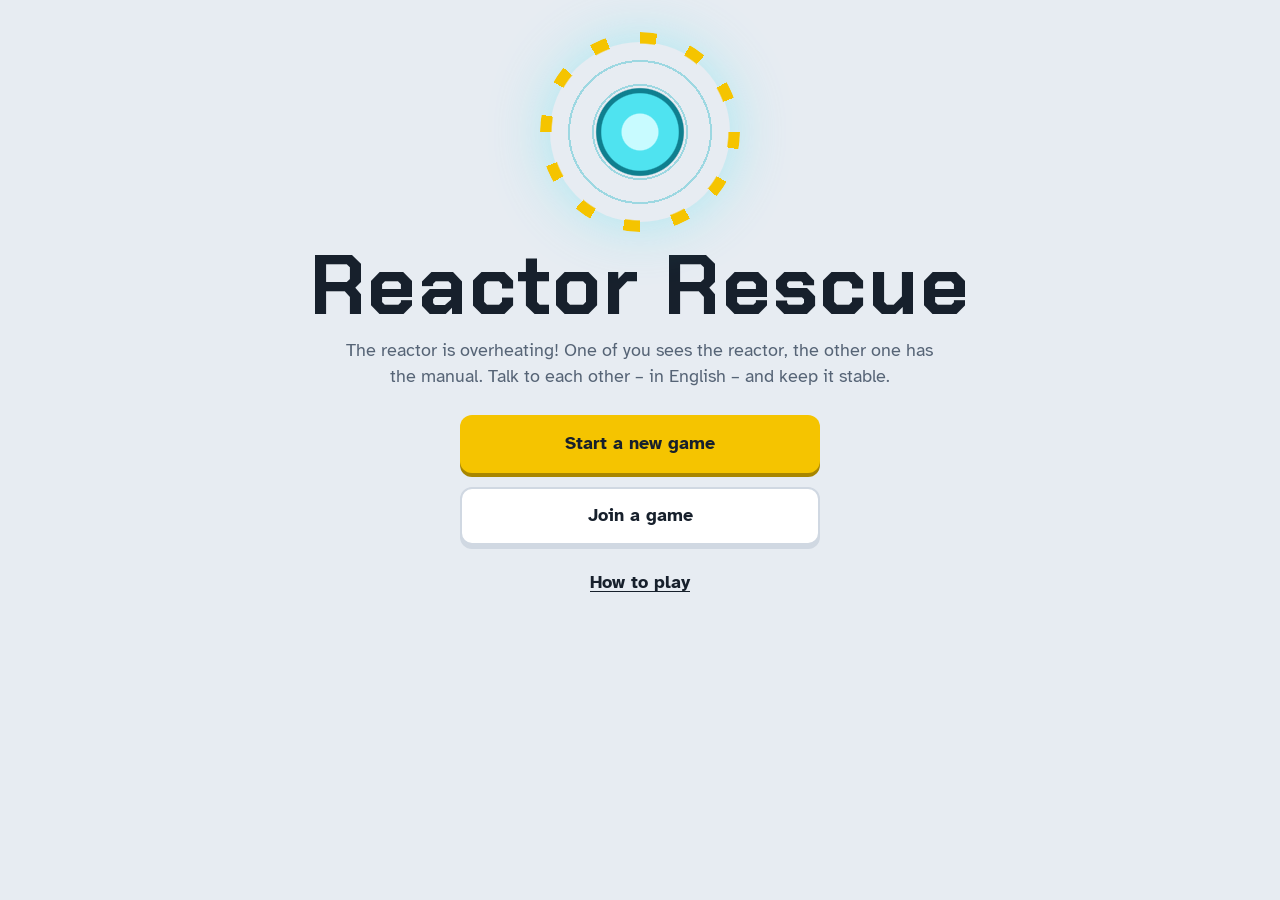
<file: Reactor Rescue.html>
<!doctype html><html><head><meta charset=utf8><meta name=viewport content="width=device-width,initial-scale=1,viewport-fit=cover"><style>:root{color-scheme:light;box-sizing:border-box;padding-top:env(safe-area-inset-top,0px);padding-bottom:env(safe-area-inset-bottom,0px)}html{scroll-padding-top:env(safe-area-inset-top,0px)}body{margin:0;padding:0;font:14px -apple-system,BlinkMacSystemFont,sans-serif;background:#faf9f5;color:#141413}img{max-width:100%}[hidden]:not([hidden=until-found i]){display:none!important}</style></head><body>
<!DOCTYPE html>
<html lang="en">
<head>
<meta charset="utf-8">
<meta name="viewport" content="width=device-width, initial-scale=1, viewport-fit=cover">
<title>Reactor Rescue</title>
<link rel="preconnect" href="https://fonts.googleapis.com">
<link rel="preconnect" href="https://fonts.gstatic.com" crossorigin>
<link href="https://fonts.googleapis.com/css2?family=Atkinson+Hyperlegible:wght@400;700&family=Chakra+Petch:wght@500;700&display=swap" rel="stylesheet">
<style>
:root{
  --bg:#e7ecf2; --surface:#ffffff; --paper:#fbfaf5; --ink:#17202c; --muted:#566476; --line:#d0d8e2;
  --hazard:#f5c400; --hazard-edge:#a88600; --cyan:#13b3c4; --alarm:#ff4d4d; --safe:#2fbf71;
  color-scheme:light;
  box-sizing:border-box;
  padding-top:env(safe-area-inset-top,0px);
  padding-bottom:env(safe-area-inset-bottom,0px);
}
@media (prefers-color-scheme:dark){
  :root:not([data-theme="light"]){
    --bg:#0e141e; --surface:#18212e; --paper:#1a2330; --ink:#e6ecf3; --muted:#9ba9bb; --line:#2b3748; color-scheme:dark;
  }
}
:root[data-theme="dark"]{
  --bg:#0e141e; --surface:#18212e; --paper:#1a2330; --ink:#e6ecf3; --muted:#9ba9bb; --line:#2b3748; color-scheme:dark;
}
*,*::before,*::after{box-sizing:inherit}
html{scroll-padding-top:calc(env(safe-area-inset-top,0px) + 64px)}
body{margin:0;background:var(--bg);color:var(--ink);font-family:"Atkinson Hyperlegible",system-ui,-apple-system,"Segoe UI",sans-serif;font-size:18px;line-height:1.45;-webkit-text-size-adjust:100%}
button{font:inherit;color:inherit;cursor:pointer;touch-action:manipulation;border:0;background:none}
.wrap{max-width:1000px;margin:0 auto;padding:18px 16px 40px}
.center{text-align:center}
.stack{display:flex;flex-direction:column;gap:14px;align-items:center;margin-top:26px}
.stack .btn{width:min(360px,100%)}
:focus-visible{outline:3px solid var(--cyan);outline-offset:3px;border-radius:6px}

.btn{display:inline-flex;align-items:center;justify-content:center;gap:.5em;min-height:58px;padding:0 1.4em;border-radius:12px;font-weight:700;font-size:1.1rem;background:var(--hazard);color:#17202c;box-shadow:0 4px 0 var(--hazard-edge);transition:transform .06s,box-shadow .06s}
.btn:active{transform:translateY(3px);box-shadow:0 1px 0 var(--hazard-edge)}
.btn.secondary{background:var(--surface);color:var(--ink);border:2px solid var(--line);box-shadow:0 4px 0 var(--line)}
.btn.small{min-height:48px;font-size:1rem;padding:0 1em}
.btn:disabled{opacity:.45;cursor:not-allowed}
.linkbtn{font-weight:700;text-decoration:underline;text-underline-offset:3px;padding:10px;color:var(--ink)}

.bar{position:sticky;top:env(safe-area-inset-top,0px);z-index:6;display:flex;align-items:center;gap:10px;flex-wrap:wrap;background:#121a26;color:#fff;padding:10px 16px}
.bar .meta{display:flex;gap:14px;flex-wrap:wrap;font-weight:700;font-size:.95rem}
.bar .meta strong{font-family:"Chakra Petch",sans-serif;letter-spacing:.08em}
.bar .spacer{flex:1}
.bar .clock-mini{font-family:"Chakra Petch",sans-serif;font-size:1.4rem;color:#5ef0ff;min-width:3.2em;text-align:right}
.bar .clock-mini.low{color:var(--alarm)}
.bar button{color:#fff;font-weight:700;font-size:.95rem;padding:8px 10px;border-radius:8px}
.bar button:hover{background:rgba(255,255,255,.12)}

.core{width:180px;height:180px;margin:24px auto 0;border-radius:50%;position:relative;
  background:radial-gradient(circle,#c8fbff 0 14%,#4fe3f0 15% 30%,#0f7f8f 31% 34%,transparent 35%),
             repeating-radial-gradient(circle,transparent 0 22px,rgba(19,179,196,.35) 22px 24px);
  box-shadow:0 0 60px rgba(79,227,240,.45)}
.core::after{content:"";position:absolute;inset:-10px;border-radius:50%;border:8px solid transparent;
  background:repeating-conic-gradient(var(--hazard) 0 10deg,transparent 10deg 30deg) border-box;
  -webkit-mask:radial-gradient(circle,transparent 62%,#000 63%);mask:radial-gradient(circle,transparent 62%,#000 63%)}
.title{font-family:"Chakra Petch",sans-serif;font-weight:700;font-size:clamp(46px,10vw,84px);line-height:1;margin:22px 0 10px;letter-spacing:.02em}
.lead{max-width:34em;margin:0 auto;color:var(--muted);font-size:1.1rem}

.levels{display:grid;gap:14px;max-width:540px;margin:24px auto 0}
.level{display:flex;align-items:center;gap:16px;text-align:left;background:var(--surface);border:2px solid var(--line);border-radius:14px;padding:16px 18px;box-shadow:0 4px 0 var(--line)}
.level .badge{font-family:"Chakra Petch",sans-serif;font-weight:700;font-size:15px;letter-spacing:.1em;padding:10px 12px;border-radius:10px;background:#121a26;color:var(--hazard);flex:none;min-width:110px;text-align:center}
.level b{display:block;font-size:1.15rem}
.level small{color:var(--muted);font-size:1rem}

.bigcode{display:inline-block;font-family:"Chakra Petch",sans-serif;font-weight:700;font-size:clamp(64px,18vw,118px);letter-spacing:.12em;line-height:1.1;background:#121a26;color:#5ef0ff;padding:.08em .35em .08em .47em;border-radius:16px;box-shadow:0 0 0 4px var(--hazard);margin:18px 0 12px}
.codeinput{font-family:"Chakra Petch",sans-serif;font-weight:700;font-size:60px;letter-spacing:.15em;width:min(320px,100%);text-align:center;padding:10px;border-radius:14px;border:3px solid var(--line);background:var(--surface);color:var(--ink)}
.codeinput:focus{outline:none;border-color:var(--cyan)}
.error{color:var(--alarm);font-weight:700;min-height:1.5em;margin:8px 0 0}

.role{display:inline-block;padding:.3em .95em;border-radius:999px;font-weight:700;font-size:1rem}
.role.operator{background:#0f7f8f;color:#fff}
.role.expert{background:var(--hazard);color:#17202c}
.rolecard{max-width:580px;margin:22px auto 0;background:var(--surface);border-radius:16px;padding:22px;border:3px solid var(--line);text-align:left}
.rolecard.operator{border-color:#0f7f8f}
.rolecard.expert{border-color:var(--hazard)}
.rolecard h2{margin:.25em 0 .3em;font-size:1.6rem}
.rolecard p{margin:.45em 0}
.roundno{font-family:"Chakra Petch",sans-serif;font-weight:700;font-size:clamp(34px,7vw,52px);margin:10px 0 0;line-height:1.1}

/* ===== operator console ===== */
.console{background:linear-gradient(#263347,#1c2635);border-radius:18px;padding:14px;color:#dfe8f3;box-shadow:inset 0 0 0 2px #3a4a60,0 10px 30px rgba(0,0,0,.2)}
.console.alarm{animation:alarm .45s 3}
@keyframes alarm{50%{box-shadow:inset 0 0 0 5px var(--alarm),0 0 50px rgba(255,77,77,.7)}}
.hazard{height:12px;border-radius:6px;background:repeating-linear-gradient(-45deg,#f5c400 0 12px,#1b1f27 12px 24px);margin-bottom:12px}
.toprow{display:flex;gap:12px;align-items:stretch;flex-wrap:wrap}
.plate{flex:1 1 220px;color:#1a2230;border-radius:10px;padding:10px 18px;
  background:
    radial-gradient(circle at 10px 10px,#5d6878 2.5px,transparent 3.2px),
    radial-gradient(circle at calc(100% - 10px) 10px,#5d6878 2.5px,transparent 3.2px),
    radial-gradient(circle at 10px calc(100% - 10px),#5d6878 2.5px,transparent 3.2px),
    radial-gradient(circle at calc(100% - 10px) calc(100% - 10px),#5d6878 2.5px,transparent 3.2px),
    linear-gradient(#d3dae3,#9ea9b7)}
.plate .lbl{font-family:"Chakra Petch",sans-serif;font-size:12px;letter-spacing:.14em;opacity:.7}
.plate .model{font-family:"Chakra Petch",sans-serif;font-weight:700;font-size:30px;letter-spacing:.14em;line-height:1.1}
.plate .serial{font-family:"Chakra Petch",sans-serif;font-weight:700;font-size:20px;letter-spacing:.22em}
.strikes{display:flex;flex-direction:column;justify-content:center;gap:6px;background:#121923;border-radius:10px;padding:10px 14px}
.strikes .lbl,.clockbox .lbl{font-family:"Chakra Petch",sans-serif;font-size:12px;letter-spacing:.14em;color:#8fa2ba}
.strikes .leds{display:flex;gap:8px}
.led{width:22px;height:22px;border-radius:50%;background:#3a2328;box-shadow:inset 0 0 0 2px #52303a}
.led.on{background:var(--alarm);box-shadow:0 0 12px var(--alarm)}
.clockbox{background:#0b1018;border-radius:10px;padding:8px 16px;display:flex;flex-direction:column;justify-content:center;align-items:flex-end}
.clock{font-family:"Chakra Petch",sans-serif;font-weight:700;font-size:40px;color:#5ef0ff;line-height:1;min-width:3.4em;text-align:right}
.clock.low{color:var(--alarm)}
.modules{display:grid;grid-template-columns:repeat(auto-fit,minmax(290px,1fr));gap:12px;margin-top:12px}
.module{background:#2b394d;border-radius:14px;padding:12px;box-shadow:inset 0 0 0 2px #3c4d66}
.module h3{margin:0 0 10px;font-family:"Chakra Petch",sans-serif;font-size:15px;letter-spacing:.14em;color:#b3c4d8;display:flex;align-items:center;gap:8px}
.module h3 .unitcode{background:#d3dae3;color:#1a2230;border-radius:5px;padding:2px 8px;letter-spacing:.12em}
.module h3 .st{margin-left:auto;font-size:12px;letter-spacing:.12em;display:flex;align-items:center;gap:6px;color:#7f8ea3}
.module h3 .st i{width:14px;height:14px;border-radius:50%;background:#4a2a2f;display:inline-block}
.module.stable{box-shadow:inset 0 0 0 3px var(--safe)}
.module.stable h3 .st{color:var(--safe)}
.module.stable h3 .st i{background:var(--safe);box-shadow:0 0 10px var(--safe)}
.module.stable .controls{opacity:.55;pointer-events:none}
.cbtn{font-family:"Chakra Petch",sans-serif;font-weight:700;letter-spacing:.08em;background:#43567a;color:#fff;border-radius:10px;min-height:48px;padding:0 16px;box-shadow:0 4px 0 #18202c}
.cbtn:active{transform:translateY(3px);box-shadow:0 1px 0 #18202c}
.cbtn.warn{background:var(--hazard);color:#17202c;box-shadow:0 4px 0 var(--hazard-edge)}
.cbtn:disabled{opacity:.4;cursor:not-allowed}
.wirebox{background:#5d6a80;border-radius:10px;box-shadow:inset 0 0 0 2px #45556e}
.wirebox svg{display:block;width:100%;height:auto}
.wirebox g[data-act]{cursor:pointer}
.row{display:flex;gap:10px;align-items:center;flex-wrap:wrap;margin-top:10px}
.row .grow{flex:1}
.testled{width:24px;height:24px;border-radius:50%;background:#2a3140;box-shadow:inset 0 0 0 2px #46516b;flex:none}
.testled.steady{background:#ffb02e;box-shadow:0 0 14px #ffb02e}
.testled.pulsing{background:#ffb02e;animation:blink .7s steps(1) infinite}
@keyframes blink{50%{background:#2a3140;box-shadow:inset 0 0 0 2px #46516b}}
.lamp{width:52px;height:52px;border-radius:50%;margin:0 auto 10px;background:currentColor;box-shadow:0 0 24px currentColor,inset 0 -6px 10px rgba(0,0,0,.25)}
.lamp.pulse{animation:pulse 1.1s ease-in-out infinite}
@keyframes pulse{50%{opacity:.25;box-shadow:none}}
.bank{display:flex;flex-direction:column;gap:8px;background:#151d29;border-radius:10px;padding:10px}
.bank.bottom .hazardbar{order:2}
.hazardbar{height:14px;border-radius:4px;background:repeating-linear-gradient(-45deg,#f5c400 0 9px,#1b1f27 9px 18px)}
.bankrow{display:flex;align-items:center;gap:10px}
.bankrow.right{flex-direction:row-reverse}
.gauge{width:46px;height:46px;border-radius:50%;flex:none;position:relative;background:radial-gradient(circle,#e9eef4 0 60%,#9aa6b6 61%);box-shadow:inset 0 0 0 3px #5b6779}
.gauge::before{content:"";position:absolute;inset:6px;border-radius:50%;background:conic-gradient(from 200deg,#2fbf71 0 90deg,#ffb02e 90deg 130deg,#ff4d4d 130deg 160deg,transparent 160deg);-webkit-mask:radial-gradient(circle,transparent 58%,#000 60%);mask:radial-gradient(circle,transparent 58%,#000 60%)}
.gauge i{position:absolute;left:50%;top:50%;width:3px;height:17px;background:#1a2230;transform-origin:50% 100%;transform:translate(-50%,-100%) rotate(35deg);border-radius:2px}
.levers{flex:1;display:flex;justify-content:space-around;gap:6px}
.lever{width:46px;height:96px;border-radius:12px;background:#0d131c;box-shadow:inset 0 0 0 2px #45556e;position:relative}
.lever::before{content:"";position:absolute;left:50%;top:12px;bottom:12px;width:6px;transform:translateX(-50%);background:#2c3a4f;border-radius:3px}
.lever::after{content:"";position:absolute;left:8px;right:8px;height:34px;border-radius:8px;background:linear-gradient(#eef2f7,#9eabbb);transition:top .12s}
.lever.up::after{top:7px}
.lever.down::after{top:55px}
.display{font-family:"Chakra Petch",sans-serif;font-weight:700;font-size:38px;letter-spacing:.4em;background:#0b1018;color:#5ef0ff;border-radius:10px;text-align:center;padding:6px 0 6px .4em}
.keypad{display:grid;grid-template-columns:repeat(3,1fr);gap:8px;margin-top:10px}
.keypad .cbtn{min-height:52px;font-size:20px}

/* ===== manual ===== */
.toc{display:flex;flex-wrap:wrap;gap:8px;margin:14px 0 4px}
.toc a{font-weight:700;color:var(--ink);text-decoration:none;border:2px solid var(--line);background:var(--surface);border-radius:999px;padding:4px 12px;font-size:.95rem}
.manual{background:var(--paper);border:1px solid var(--line);border-radius:6px;max-width:780px;margin:0 auto;padding:26px 24px 30px;font-size:19px;line-height:1.55;box-shadow:0 3px 0 var(--line)}
.manual h1{font-family:"Chakra Petch",sans-serif;font-size:30px;line-height:1.15;margin:0}
.manual .edition{color:var(--muted);margin:4px 0 0}
.manual h2{font-family:"Chakra Petch",sans-serif;font-size:23px;margin:30px 0 8px;padding-top:12px;border-top:3px solid var(--ink);scroll-margin-top:80px}
.manual h3{font-family:"Chakra Petch",sans-serif;font-size:19px;margin:20px 0 4px;scroll-margin-top:80px}
.manual p{margin:.5em 0}
.manual .important{font-weight:700}
.manual .warning{border-left:6px solid var(--hazard);background:color-mix(in srgb,var(--hazard) 14%,transparent);padding:10px 14px;border-radius:0 8px 8px 0;margin:12px 0}
.manual table{border-collapse:collapse;margin:8px 0;max-width:100%}
.manual th,.manual td{border:1px solid var(--line);padding:5px 12px;text-align:left;vertical-align:top}
.manual th{background:color-mix(in srgb,var(--ink) 6%,transparent)}
.manual td.cell{font-family:"Chakra Petch",sans-serif;font-weight:700;text-align:center}
.manual dl.instr{margin:8px 0}
.manual dl.instr dt{font-family:"Chakra Petch",sans-serif;font-weight:700;float:left;width:2.2em}
.manual dl.instr dd{margin:0 0 8px 2.2em}
.manual ul.terms{padding-left:1.2em}
.manual ul.terms li{margin:5px 0}
.manual .tablewrap{overflow-x:auto}
.manual .bulletin{border:2px dashed var(--line);border-radius:8px;padding:10px 14px;margin:12px 0}
.manual .bulletin h3{margin-top:0}
.manual .ico{display:inline-block;vertical-align:middle;margin:2px 6px 2px 0}
.manual td.pic{white-space:nowrap}
.manual table.terms th{white-space:nowrap}
.manual .pair{display:flex;gap:24px;flex-wrap:wrap}
.manual .code{font-family:"Chakra Petch",sans-serif;letter-spacing:.06em;font-weight:700}

.actionbar{position:sticky;bottom:0;z-index:4;margin:18px -16px 0;padding:10px 16px calc(10px + env(safe-area-inset-bottom,0px));background:var(--bg);border-top:2px solid var(--line);display:flex;gap:10px;flex-wrap:wrap;justify-content:center;align-items:center}
.keyphrases{flex:1 1 100%;display:flex;flex-wrap:wrap;gap:8px;margin:0;padding:0;list-style:none;justify-content:center}
.keyphrases li{background:var(--surface);border:2px solid var(--line);border-radius:10px;padding:5px 11px;font-weight:700;font-size:.98rem}
.keyphrases.operator li{border-color:#0f7f8f}
.keyphrases.expert li{border-color:var(--hazard)}
.codeentry{display:flex;gap:8px;align-items:center;flex-wrap:wrap;justify-content:center}
.codeentry label{font-weight:700}
.codeentry input{font-family:"Chakra Petch",sans-serif;font-weight:700;font-size:26px;letter-spacing:.2em;width:5.2em;text-align:center;padding:6px;border-radius:10px;border:2px solid var(--line);background:var(--surface);color:var(--ink)}
.codeentry input:focus{outline:none;border-color:var(--cyan)}

.big{font-family:"Chakra Petch",sans-serif;font-weight:700;font-size:clamp(44px,10vw,74px);margin:16px 0 6px;line-height:1.05}
.big.good{color:var(--safe)}
.boom{font-family:"Chakra Petch",sans-serif;font-weight:700;font-size:clamp(56px,14vw,104px);line-height:1;display:inline-block;padding:46px 40px;margin:10px 0;color:#17202c;
  background:radial-gradient(circle,#fff3a8 0 30%,#ffb02e 31% 50%,#ff6a3d 51% 62%,transparent 63%);transform:rotate(-6deg)}
.stars{font-size:48px;letter-spacing:.1em;color:#e9a800;line-height:1.2}
.stars .empty{color:var(--line)}
.type3{max-width:30em;margin:12px auto;font-size:1.25rem;font-weight:700;background:var(--surface);border:2px solid var(--line);border-radius:12px;padding:14px 18px}
.scoretable{margin:16px auto 0;border-collapse:collapse;font-size:1.05rem}
.scoretable td{padding:6px 14px;border-bottom:1px solid var(--line);text-align:left}
.scoretable td.s{color:#e9a800;letter-spacing:.1em}
.total{font-family:"Chakra Petch",sans-serif;font-weight:700;font-size:72px;line-height:1;margin:10px 0 0}

.sheet{position:fixed;inset:0;z-index:20;background:rgba(8,12,20,.6);display:flex;align-items:flex-end;justify-content:center;padding:16px}
.panel{background:var(--surface);color:var(--ink);border-radius:18px;max-width:640px;width:100%;max-height:85vh;overflow:auto;padding:22px 22px calc(22px + env(safe-area-inset-bottom,0px))}
.panel h2{margin:0 0 10px;font-size:1.5rem}
.panel ol{padding-left:1.3em}
.panel ol li{margin:8px 0}
.panel .close{margin-top:18px;width:100%}
.panel .btnrow{display:flex;gap:10px;flex-wrap:wrap;margin-top:18px}
.panel .btnrow .btn{flex:1 1 180px}
.toast{position:fixed;left:50%;top:calc(80px + env(safe-area-inset-top,0px));transform:translateX(-50%);background:#121a26;color:#fff;font-weight:700;padding:12px 20px;border-radius:12px;z-index:30;max-width:90vw;text-align:center;box-shadow:0 6px 20px rgba(0,0,0,.3)}
.toast.bad{background:var(--alarm)}
.toast.good{background:var(--safe)}
@media (prefers-reduced-motion:reduce){
  .console.alarm{animation:none;box-shadow:inset 0 0 0 5px var(--alarm)}
  .btn,.cbtn,.lever::after{transition:none}
}
@media (max-width:520px){
  .manual{padding:18px 14px 24px;font-size:18px}
  .clock{font-size:32px}
  .plate .model{font-size:24px}
  .lever{width:38px}
}
</style>
</head>
<body>
<div id="app"></div>
<div id="sheet-root"></div>

<script>
/* =====================================================================
   EDIT HERE  –  settings and short texts
   ===================================================================== */
const CONFIG = {
  roundsPerGame: 2,             // reactors per game (players swap roles after each reactor)
  germanPenaltySeconds: 20,     // "Oops, German!" costs this many seconds
  stars: [3, 2, 1],             // stars for 0, 1, 2 mistakes
  levels: {
    1: { name: "Cadet",    info: "One version of each unit, terms explained where you need them, glossary",
         seconds: 420, maxStrikes: 3, wires: [4, 5], models: ["Helios"], wireUnits: ["K-12"], regUnits: ["R-20"], bulletins: false },
    2: { name: "Engineer", info: "Two versions of each unit, separate terminology, service bulletins",
         seconds: 480, maxStrikes: 3, wires: [4, 6], models: ["Helios", "Orion"], wireUnits: ["K-12", "K-40"], regUnits: ["R-20", "R-31"], bulletins: true }
  },
  keyPhrases: {
    operator: [
      "From top to bottom, the wires are …",
      "The … wire has got stripes.",
      "The gauge is on the left / right.",
      "The code on this unit is …"
    ],
    expert: [
      "Can you describe the … ?",
      "Where exactly is the … ?",
      "If the light pulses, …",
      "Cut the … wire."
    ]
  },
  glossary: [   // shown in the Cadet manual
    ["unit", "Baugruppe, Modul"], ["wire", "Kabel"], ["stripes", "Streifen"], ["marked", "markiert"],
    ["neither … nor", "weder … noch"], ["directly below", "direkt unter"], ["to pulse", "blinken, pulsieren"], ["steady", "gleichmäßig leuchtend"],
    ["lever", "Hebel"], ["handle", "Griff"], ["to point towards", "zeigen auf"], ["hazard marking", "Warnmarkierung"],
    ["gauge", "Messanzeige"], ["pattern", "Muster"], ["digit", "Ziffer"], ["serial number", "Seriennummer"]
  ]
};
/* ===================== END OF EDITABLE PART ===================== */

const WIRE_COLOURS = { red: "#e5484d", blue: "#3e7bfa", yellow: "#f5c400", white: "#eef1f5", black: "#14171c" };
const WIRE_POOL = ["red", "red", "blue", "blue", "yellow", "white", "black"];
const LAMP_COLOURS = { green: "#3ddc84", red: "#ff4d4d", blue: "#4da3ff", yellow: "#ffd23f" };
const LETTERS = "ABCDEFGHJKLMNPQRSTUVWXYZ";
const ORD = ["first", "second", "third", "fourth", "fifth", "sixth"];

function hashInt(n){ n = (n ^ 61) ^ (n >>> 16); n = (n + (n << 3)) | 0; n = n ^ (n >>> 4); n = Math.imul(n, 0x27d4eb2d); n = n ^ (n >>> 15); return n >>> 0; }
function mulberry32(a){ return function(){ a |= 0; a = (a + 0x6D2B79F5) | 0; let t = Math.imul(a ^ (a >>> 15), 1 | a); t = (t + Math.imul(t ^ (t >>> 7), 61 | t)) ^ t; return ((t ^ (t >>> 14)) >>> 0) / 4294967296; }; }
const sameArr = (a, b) => a.length === b.length && a.every((x, i) => x === b[i]);
const levelOf = code => Math.floor(code / 1000);
const validCode = code => Number.isInteger(code) && code >= 1000 && code < (Object.keys(CONFIG.levels).length + 1) * 1000;

/* ---------- line severance assembly (wires) ---------- */
const LINE_TYPE = { red: "hot", yellow: "hot", blue: "cold", white: "cold", black: "neutral" };
const typ = w => LINE_TYPE[w.c];
const lastWhere = (w, f) => { let i = -1; w.forEach((x, k) => { if (f(x)) i = k; }); return i; };

/* Instruction texts and logic live together, so the manual always matches the game */
const INSTR = {
  A: { t: "Cut the first cold wire. If there is no cold wire, follow G.",
       f: (w, d) => { const i = w.findIndex(x => typ(x) === "cold"); return i >= 0 ? i : INSTR.G.f(w, d); } },
  B: { t: "Cut the last hot wire. If there is no hot wire, follow G.",
       f: (w, d) => { const i = lastWhere(w, x => typ(x) === "hot"); return i >= 0 ? i : INSTR.G.f(w, d); } },
  C: { t: "Cut the marked wire that is closest to the bottom. If there is no marked wire, follow E.",
       f: (w, d) => { const i = lastWhere(w, x => x.s); return i >= 0 ? i : INSTR.E.f(w, d); } },
  D: { t: "Cut the wire directly below the first neutral wire. If there is no neutral wire, or if it is the bottom wire, follow A.",
       f: (w, d) => { const i = w.findIndex(x => typ(x) === "neutral"); return (i < 0 || i === w.length - 1) ? INSTR.A.f(w, d) : i + 1; } },
  E: { t: "Cut the second wire from the bottom.",
       f: (w) => w.length - 2 },
  F: { t: "Run a diagnostic. If the light pulses, cut the top wire. If it is steady, follow B.",
       f: (w, d) => (d.test === "pulsing" ? 0 : INSTR.B.f(w, d)) },
  G: { t: "Cut the bottom wire.",
       f: (w) => w.length - 1 },
  H: { t: "Cut the first wire that is neither hot nor marked. If there is no such wire, follow G.",
       f: (w, d) => { const i = w.findIndex(x => typ(x) !== "hot" && !x.s); return i >= 0 ? i : INSTR.G.f(w, d); } }
};
const WIRE_TABLES = {
  "K-12": { rowHead: "Top wire", colHead: "Number of marked wires", cols: ["none", "one", "two or more"],
            cells: { hot: ["B", "C", "F"], cold: ["D", "H", "C"], neutral: ["F", "A", "E"] },
            key: w => [typ(w[0]), Math.min(2, w.filter(x => x.s).length)] },
  "K-40": { rowHead: "Bottom wire", colHead: "Diagnostic: the light …", cols: ["pulses", "is steady"],
            cells: { hot: ["H", "D"], cold: ["B", "E"], neutral: ["C", "A"] },
            key: (w, d) => [typ(w[w.length - 1]), d.test === "pulsing" ? 0 : 1] }
};
const reversedAssembly = d => d.bulletins && /(\d).*\1/.test(d.serial.replace(/[A-Z]/g, ""));
function solveWire(d){
  const rev = reversedAssembly(d);
  const w = rev ? d.wires.slice().reverse() : d.wires;
  const T = WIRE_TABLES[d.wUnit];
  const [r, c] = T.key(w, d);
  const i = INSTR[T.cells[r][c]].f(w, d);
  return rev ? w.length - 1 - i : i;
}

/* ---------- flow regulator bank (levers) ---------- */
const REG_UNITS = {
  "R-20": { levers: 4, patterns: { green: "1010", red: "0110", blue: "1101", yellow: "0001" } },
  "R-31": { levers: 5, patterns: { green: "10110", red: "01101", blue: "11010", yellow: "00111" } }
};
function solveLevers(d){       // returns physical positions from left to right, true = up
  let p = REG_UNITS[d.rUnit].patterns[d.lamp].split("").map(Number);
  if (d.pulse) p = p.reverse();
  const n = p.length, phys = new Array(n);
  for (let k = 0; k < n; k++){
    const pos = d.gauge === "left" ? k : n - 1 - k;
    const open = p[k] === 1;
    phys[pos] = d.stripe === "top" ? open : !open;
  }
  return phys;
}

/* ---------- access lock (code) ---------- */
const MODEL_TABLE = { Helios: 3, Orion: 8, Vega: 5, Atlas: 1 };
const COLOUR_TABLE = { green: 2, red: 7, blue: 4, yellow: 9 };
const letterDigit = l => (l <= "F" ? 4 : l <= "M" ? 7 : l <= "T" ? 2 : 9);
const lastDigit = d => +d.serial[5];
const CODE_RULES = {
  1: [
    { t: "Number of hot wires (no hot wires = 0)", v: d => d.wires.filter(x => typ(x) === "hot").length },
    { t: "Last digit of the serial number", v: lastDigit },
    { t: "Number of marked wires (no marked wires = 5)", v: d => d.wires.filter(x => x.s).length || 5 },
    { t: "Colour of the indicator light on the flow regulator → Table C", v: d => COLOUR_TABLE[d.lamp] }
  ],
  2: [
    { t: "Reactor model → Table A", v: d => MODEL_TABLE[d.model] },
    { t: "First letter of the serial number → Table B", v: d => letterDigit(d.serial[0]) },
    { t: "Run a diagnostic on the wire unit. If the light pulses: number of cold wires. If it is steady: number of neutral wires.", v: d => d.wires.filter(x => typ(x) === (d.test === "pulsing" ? "cold" : "neutral")).length },
    { t: "Add the last two digits of the serial number. Result bigger than 9? Use only its last digit.", v: d => (+d.serial[4] + +d.serial[5]) % 10 }
  ]
};
const solveCode = d => CODE_RULES[d.level].map(r => r.v(d)).join("");

/* ---------- reactor ---------- */
function makeReactor(code, round){
  const lv = levelOf(code), L = CONFIG.levels[lv];
  const rng = mulberry32(hashInt(code * 1009 + round * 7919));
  const pick = arr => arr[Math.floor(rng() * arr.length)];
  const model = pick(L.models);
  const ch = () => pick(LETTERS.split("")), dg = () => String(Math.floor(rng() * 10));
  const serial = ch() + ch() + dg() + ch() + dg() + dg();
  const wUnit = pick(L.wireUnits);
  const n = L.wires[0] + Math.floor(rng() * (L.wires[1] - L.wires[0] + 1));
  const wires = Array.from({ length: n }, () => ({ c: pick(WIRE_POOL), s: rng() < 0.3 }));
  const test = rng() < 0.5 ? "pulsing" : "steady";
  const rUnit = pick(L.regUnits);
  const gauge = rng() < 0.5 ? "left" : "right";
  const stripe = rng() < 0.5 ? "top" : "bottom";
  const lamp = pick(Object.keys(LAMP_COLOURS));
  const pulse = L.bulletins ? rng() < 0.5 : false;
  const d = { level: lv, bulletins: L.bulletins, model, serial, wUnit, wires, test, rUnit, gauge, stripe, lamp, pulse, levers: null };
  const target = solveLevers(d);
  for (let t = 0; t < 40; t++){ d.levers = target.map(() => rng() < 0.5); if (!sameArr(d.levers, target)) break; }
  d.solution = { wire: solveWire(d), levers: target, code: solveCode(d) };
  return d;
}
function confirmCode(code, round, strikes){
  const base = hashInt(code * 31 + round * 101 + 17) % 900;
  return ((base + strikes * 337) % 900) + 100;
}

/* ---------- small pictures for the manual ---------- */
function icoWire(c, striped){
  const col = WIRE_COLOURS[c], edge = c === "black" ? "#2a2f38" : "#0b0f16";
  const band = c === "white" || c === "yellow" ? "#1b1f27" : "#f4f6f9";
  return `<svg class="ico" width="58" height="16" viewBox="0 0 58 16" aria-hidden="true"><path d="M4 8 C 20 2, 38 14, 54 8" stroke="${edge}" stroke-width="10" fill="none" stroke-linecap="round"/><path d="M4 8 C 20 2, 38 14, 54 8" stroke="${col}" stroke-width="7" fill="none" stroke-linecap="round"/>${striped ? `<path d="M4 8 C 20 2, 38 14, 54 8" stroke="${band}" stroke-width="7" fill="none" stroke-dasharray="3 6"/>` : ""}</svg>`;
}
const icoLight = on => `<svg class="ico" width="24" height="24" viewBox="0 0 24 24" aria-hidden="true"><circle cx="12" cy="12" r="9" fill="${on ? "#ffb02e" : "#2a3140"}" stroke="#46516b" stroke-width="2"/></svg>`;
const icoTest = `<svg class="ico" width="52" height="26" viewBox="0 0 52 26" aria-hidden="true"><rect x="1" y="1" width="50" height="24" rx="6" fill="#43567a"/><text x="26" y="17.5" text-anchor="middle" font-family="Chakra Petch,Arial,sans-serif" font-weight="700" font-size="12" fill="#fff" letter-spacing="1">TEST</text></svg>`;
const icoHazard = `<svg class="ico" width="58" height="14" viewBox="0 0 58 14" aria-hidden="true"><defs><pattern id="hz" width="12" height="12" patternUnits="userSpaceOnUse" patternTransform="rotate(45)"><rect width="12" height="12" fill="#1b1f27"/><rect width="6" height="12" fill="#f5c400"/></pattern></defs><rect width="58" height="14" rx="3" fill="url(#hz)"/></svg>`;
const icoGauge = `<svg class="ico" width="30" height="30" viewBox="0 0 30 30" aria-hidden="true"><circle cx="15" cy="15" r="13" fill="#e9eef4" stroke="#5b6779" stroke-width="2.5"/><path d="M15 15 L22 8" stroke="#1a2230" stroke-width="2.5" stroke-linecap="round"/></svg>`;
const icoLever = open => `<svg class="ico" width="40" height="58" viewBox="0 0 40 58" aria-hidden="true"><defs><pattern id="hz2" width="8" height="8" patternUnits="userSpaceOnUse" patternTransform="rotate(45)"><rect width="8" height="8" fill="#1b1f27"/><rect width="4" height="8" fill="#f5c400"/></pattern></defs><rect x="2" y="1" width="36" height="8" rx="2" fill="url(#hz2)"/><rect x="9" y="12" width="22" height="44" rx="5" fill="#0d131c"/><rect x="12" y="${open ? 15 : 37}" width="16" height="16" rx="4" fill="#c7d0dc"/></svg>`;

/* ---------- manual ---------- */
function manualHTML(lv){
  const L = CONFIG.levels[lv];
  const eng = L.bulletins;
  const max = L.maxStrikes;
  const code = t => `<span class="code">${t}</span>`;
  const rows = arr => arr.map(r => `<tr>${r.map((c, i) => (i === 0 ? `<th>${c}</th>` : `<td>${c}</td>`)).join("")}</tr>`).join("");

  const terms = `<div class="tablewrap"><table class="terms">${[
    ["hot wire", icoWire("red") + icoWire("yellow"), "red or yellow"],
    ["cold wire", icoWire("blue") + icoWire("white"), "blue or white"],
    ["neutral wire", icoWire("black"), "black"],
    ["marked wire", icoWire("blue", true), "has stripes"],
    ["plain wire", icoWire("blue"), "no stripes"],
    ["run a diagnostic", icoTest, "the operator presses TEST"],
    ["pulses", icoLight(true) + icoLight(false), "the light next to TEST goes on and off"],
    ["steady", icoLight(true), "the light next to TEST stays on"]
  ].map(([a, b, c]) => `<tr><th>${a}</th><td class="pic">${b}</td><td>${c}</td></tr>`).join("")}</table></div>`;

  const wireTable = id => {
    const T = WIRE_TABLES[id];
    return `<div class="tablewrap"><table>
      <tr><th rowspan="2">${T.rowHead}</th><th colspan="${T.cols.length}">${T.colHead}</th></tr>
      <tr>${T.cols.map(c => `<th>${c}</th>`).join("")}</tr>
      ${["hot", "cold", "neutral"].map(r => `<tr><th>${r}</th>${T.cells[r].map(x => `<td class="cell">${x}</td>`).join("")}</tr>`).join("")}
    </table></div>`;
  };
  const instructions = `<div class="tablewrap"><table>
    ${Object.entries(INSTR).map(([k, v]) => `<tr><td class="cell">${k}</td><td>${v.t}</td></tr>`).join("")}
    <tr><td colspan="2"><b>first</b> = closest to the top &nbsp;&nbsp;|&nbsp;&nbsp; <b>last</b> = closest to the bottom</td></tr>
  </table></div>`;
  const regTable = `<div class="tablewrap"><table>
    <tr><th>Indicator light</th>${L.regUnits.map(u => `<th>${code(u)}</th>`).join("")}</tr>
    ${Object.keys(LAMP_COLOURS).map(c => `<tr><th>${c}</th>${L.regUnits.map(u => `<td class="cell">${REG_UNITS[u].patterns[c].split("").join(" ")}</td>`).join("")}</tr>`).join("")}
  </table></div>`;

  const units = [
    ...L.wireUnits.map(u => [u, "Wire unit", "4"]),
    ...L.regUnits.map(u => [u, "Flow regulator", "5"]),
    ["C-9", "Access lock", "6"],
    ["V-2", "Coolant valve – VEGA reactors only", "7"]
  ];
  if (eng) units.push(["M-5", "Magnetic clamp – ATLAS reactors only", "8"]);
  units.sort((a, b) => a[0].localeCompare(b[0]));

  const toc = [["m1", "1 At a glance"], ["m2", "2 Unit index"]];
  if (eng) toc.push(["m3", "3 Terms"]);
  toc.push(["m4", "4 Wire unit"], ["m5", "5 Flow regulator"], ["m6", "6 Access lock"], ["m7", "7 Coolant valve"]);
  if (eng) toc.push(["m8", "8 Magnetic clamp"], ["m9", "9 Service bulletins"]);
  else toc.push(["mg", "Glossary"]);

  let h = `<article class="manual">
  <h1>Reactor Stabilisation Manual</h1>
  <p class="edition">${L.name} edition – ${eng ? "HELIOS and ORION reactors" : "HELIOS reactors"}</p>
  <nav class="toc" aria-label="Contents">${toc.map(([id, t]) => `<a href="#${id}">${t}</a>`).join("")}</nav>

  <h2 id="m1">1 &nbsp;At a glance</h2>
  <div class="tablewrap"><table>${rows([
    ["You", "You can't see the reactor. The operator can, but has no manual."],
    ["Unit codes", `Every unit has a code, e.g. ${code("X-00")}. Ask for the codes, then use the unit index (2).`],
    ["Errors", `After <b>${max} errors</b> – or when the time is up – the reactor explodes. A cut wire can't be repaired.`],
    ["Finished?", "The operator gets a stabilisation code. Type it in at the bottom of your screen."]
  ])}</table></div>

  <h2 id="m2">2 &nbsp;Unit index</h2>
  <div class="tablewrap"><table><tr><th>Code</th><th>Unit</th><th>Section</th></tr>
    ${units.map(([c, n, s]) => `<tr><td>${code(c)}</td><td>${n}</td><td>${s}</td></tr>`).join("")}</table></div>`;

  if (eng) h += `
  <h2 id="m3">3 &nbsp;Terms</h2>${terms}`;

  const kTables = eng ? `Table ${code("K-12")} (4.2) or Table ${code("K-40")} (4.3), depending on the unit code` : `Table ${code("K-12")} (4.2)`;
  const wireSteps = [
    ["Goal", "Cut exactly <b>one</b> wire. Any other wire = error."],
    ["How", `Find your instruction letter in ${kTables}. Then follow that instruction (4.1).`]
  ];
  if (eng) wireSteps.splice(1, 0, ["Before you start", "Check service bulletin <b>SB-04</b>!"]);
  h += `
  <h2 id="m4">4 &nbsp;Wire unit (${L.wireUnits.map(code).join(", ")})</h2>
  <div class="tablewrap"><table>${rows(wireSteps)}</table></div>
  <h3>4.1 &nbsp;Instructions</h3>${instructions}
  <h3>4.2 &nbsp;Table ${code("K-12")}</h3>${wireTable("K-12")}
  ${eng ? `<h3>4.3 &nbsp;Table ${code("K-40")}</h3>${wireTable("K-40")}` : `<h3>4.3 &nbsp;Terms</h3>${terms}`}`;

  const regSteps = [
    ["Goal", "Set every lever to <b>open</b> or <b>closed</b>."],
    ["Target pattern", "Find it in Table R (5.2). <b>1</b> = open, <b>0</b> = closed. 1st digit = lever 1, 2nd digit = lever 2, …"],
    ["Finished?", "The operator presses ENGAGE. One wrong lever = error."]
  ];
  if (eng) regSteps.splice(2, 0, ["Light pulses?", "See service bulletin <b>SB-11</b>."]);
  const regTerms = [
    ["open lever", icoLever(true), "The handle points <b>towards</b> the hazard marking."],
    ["closed lever", icoLever(false), "The handle points <b>away from</b> the hazard marking."],
    ["lever 1", icoGauge, "The lever next to the pressure gauge. Count on from there."],
    ["hazard marking", icoHazard, "Yellow and black stripes on the unit."]
  ];
  h += `
  <h2 id="m5">5 &nbsp;Flow regulator (${L.regUnits.map(code).join(", ")})</h2>
  <h3>5.1 &nbsp;Instructions</h3>
  <div class="tablewrap"><table>${rows(regSteps)}</table></div>
  <h3>5.2 &nbsp;Table R &nbsp;–&nbsp; Target patterns</h3>${regTable}
  <h3>5.3 &nbsp;Terms</h3>
  <div class="tablewrap"><table class="terms">${regTerms.map(([x, y, z]) => `<tr><th>${x}</th><td class="pic">${y}</td><td>${z}</td></tr>`).join("")}</table></div>

  <h2 id="m6">6 &nbsp;Access lock (${code("C-9")})</h2>
  <div class="tablewrap"><table><tr><th>Digit</th><th>How to find it</th></tr>
    ${CODE_RULES[lv].map((r, i) => `<tr><td class="cell">${i + 1}</td><td>${r.t}</td></tr>`).join("")}
    <tr><td colspan="2">The operator types in all four digits and presses ENT. Wrong code = error.</td></tr></table></div>`;

  if (eng){
    h += `
  <div class="pair">
    <div><h3>Table A &nbsp;–&nbsp; Models</h3>
    <table><tr><th>Model</th><th>Digit</th></tr>${Object.entries(MODEL_TABLE).map(([m, v]) => `<tr><td class="code">${m.toUpperCase()}</td><td>${v}</td></tr>`).join("")}</table></div>
    <div><h3>Table B &nbsp;–&nbsp; Letters</h3>
    <table><tr><th>First letter</th><th>Digit</th></tr>
      <tr><td>A – F</td><td>4</td></tr><tr><td>G – M</td><td>7</td></tr><tr><td>N – T</td><td>2</td></tr><tr><td>U – Z</td><td>9</td></tr></table></div>
  </div>`;
  } else {
    h += `
  <h3>Table C &nbsp;–&nbsp; Indicator light</h3>
  <table><tr><th>Colour</th><th>Digit</th></tr>${Object.entries(COLOUR_TABLE).map(([c, v]) => `<tr><td>${c}</td><td>${v}</td></tr>`).join("")}</table>`;
  }

  h += `
  <h2 id="m7">7 &nbsp;Coolant valve (${code("V-2")})</h2>
  <div class="tablewrap"><table>${rows([
    ["Installed in", "VEGA reactors only"],
    ["Before you open it", "The coolant pressure must be below 40 bar."],
    ["Coolant level below ¼", "Refill the tank with blue coolant first."]
  ])}</table></div>`;

  if (eng){
    h += `
  <h2 id="m8">8 &nbsp;Magnetic clamp (${code("M-5")})</h2>
  <div class="tablewrap"><table>${rows([
    ["Installed in", "ATLAS reactors only"],
    ["Warning", "If the clamp were released during operation, the core would lose its magnetic field."],
    ["Release", "Only when the reactor has been switched off for at least ten minutes."]
  ])}</table></div>

  <h2 id="m9">9 &nbsp;Service bulletins</h2>
  <p>A bulletin replaces the normal rules when it applies to your reactor.</p>
  <div class="tablewrap"><table><tr><th>No.</th><th>Applies to</th><th>What changes</th></tr>
    <tr><td class="code">SB-02</td><td>VEGA reactors that have been running for more than six hours</td><td>Never open coolant valve ${code("V-2")}.</td></tr>
    <tr><td class="code">SB-04</td><td>Reactors whose serial number contains the same digit more than once (e.g. KT4A<b>4</b>2)</td><td>The wire unit is upside down. In section 4, the <b>bottom</b> wire counts as the top wire, and the <b>top</b> wire counts as the bottom wire. “Above” means “below”, and “below” means “above”.</td></tr>
    <tr><td class="code">SB-11</td><td>Flow regulators with a pulsing indicator light</td><td>Read the pattern from Table R backwards: the last digit is for lever 1.</td></tr>
  </table></div>`;
  } else {
    h += `
  <h2 id="mg">Glossary</h2>
  <table><tr><th>English</th><th>Deutsch</th></tr>${CONFIG.glossary.map(([e, g]) => `<tr><td>${e}</td><td>${g}</td></tr>`).join("")}</table>`;
  }
  return h + `</article>`;
}

/* =====================================================================
   App
   ===================================================================== */
if (typeof document !== "undefined") {

const $app = document.getElementById("app");
const $sheet = document.getElementById("sheet-root");
const STORE = "reactor-rescue-v2";
function fresh(){ return { screen: "home", code: null, player: null, round: 1, results: [], last: null }; }
function load(){ try { const r = sessionStorage.getItem(STORE); return r ? JSON.parse(r) : null; } catch (e){ return null; } }
function save(){ try { sessionStorage.setItem(STORE, JSON.stringify(S)); } catch (e){} }

let S = load() || fresh();
if (S.screen === "play") S.screen = "intro";
let R = null;

const esc = t => String(t).replace(/[&<>"]/g, c => ({ "&": "&amp;", "<": "&lt;", ">": "&gt;", '"': "&quot;" }[c]));
const L = () => CONFIG.levels[levelOf(S.code)];
const operatorOf = round => (round % 2 === 1 ? 1 : 2);
const myRole = () => (operatorOf(S.round) === S.player ? "operator" : "expert");
const starText = n => `<span>${"★".repeat(n)}</span><span class="empty">${"★".repeat(Math.max(0, 3 - n))}</span>`;
const keyStrip = role => `<ul class="keyphrases ${role}" aria-label="Key phrases">${CONFIG.keyPhrases[role].map(p => `<li>${esc(p)}</li>`).join("")}</ul>`;

function go(screen){ const t = document.querySelector(".toast"); if (t) t.remove(); S.screen = screen; save(); render(); window.scrollTo(0, 0); }
function stopTimer(){ if (R && R.timer){ clearInterval(R.timer); R.timer = null; } }

function bar(showClock){
  if (!S.code) return "";
  return `<header class="bar">
    <div class="meta"><span>Game <strong>${S.code}</strong></span><span>Player ${S.player}</span><span>${esc(L().name)}</span><span>Reactor ${S.round}/${CONFIG.roundsPerGame}</span></div>
    <div class="spacer"></div>
    ${showClock ? `<div class="clock-mini" id="clockMini"></div>` : ""}
    <button data-act="howto">How to play</button>
    <button data-act="quit">Leave game</button>
  </header>`;
}
function render(){ stopTimer(); ({ home, newgame, code: codeScreen, join, intro, play, result, final }[S.screen] || home)(); }

function home(){
  $app.innerHTML = `<main class="wrap center">
    <div class="core" aria-hidden="true"></div>
    <h1 class="title">Reactor Rescue</h1>
    <p class="lead">The reactor is overheating! One of you sees the reactor, the other one has the manual. Talk to each other – in English – and keep it stable.</p>
    <div class="stack">
      <button class="btn" data-act="new">Start a new game</button>
      <button class="btn secondary" data-act="join">Join a game</button>
      <button class="linkbtn" data-act="howto">How to play</button>
    </div></main>`;
}
function newgame(){
  const items = Object.entries(CONFIG.levels).map(([n, lv]) =>
    `<button class="level" data-act="level" data-level="${n}"><span class="badge">${esc(lv.name.toUpperCase())}</span><span><b>${Math.round(lv.seconds / 60)} minutes per reactor</b><small>${esc(lv.info)}</small></span></button>`).join("");
  $app.innerHTML = `<main class="wrap center"><h1 class="roundno">Choose a level</h1><div class="levels">${items}</div>
    <div class="stack"><button class="linkbtn" data-act="home">Back</button></div></main>`;
}
function codeScreen(){
  $app.innerHTML = `<main class="wrap center"><p class="lead">Your game code</p><div class="bigcode">${S.code}</div>
    <p class="lead">Tell your partner this code. They tap <b>Join a game</b> and type it in.<br>You are <b>Player 1</b>.</p>
    <div class="stack"><button class="btn" data-act="toIntro">We're ready</button><button class="linkbtn" data-act="home">Back</button></div></main>`;
}
function join(){
  $app.innerHTML = `<main class="wrap center"><h1 class="roundno">Join a game</h1><p class="lead">Type in the code from your partner's screen.</p>
    <div style="margin-top:20px"><input id="codein" class="codeinput" inputmode="numeric" pattern="[0-9]*" maxlength="4" autocomplete="off" aria-label="Game code"></div>
    <p class="error" id="err"></p>
    <div class="stack"><button class="btn" data-act="doJoin">Join game</button><button class="linkbtn" data-act="home">Back</button></div></main>`;
  const inp = document.getElementById("codein");
  inp.focus();
  inp.addEventListener("keydown", e => { if (e.key === "Enter") doJoin(); });
}
function doJoin(){
  const raw = document.getElementById("codein").value.trim();
  const code = /^\d{4}$/.test(raw) ? parseInt(raw, 10) : NaN;
  if (!validCode(code)){ document.getElementById("err").textContent = "Check the code: it has 4 numbers and starts with 1 or 2."; return; }
  S = { ...fresh(), code, player: 2 };
  go("intro");
}
function intro(){
  const role = myRole();
  const text = role === "operator"
    ? `<h2>You are the operator</h2><p>You can see the reactor, but you don't have the manual.</p><p>Describe exactly what you see, answer your partner's questions and do what your partner says. Don't do anything on your own!</p><p>If anyone speaks German, tap <b>Oops, German!</b> – you lose ${CONFIG.germanPenaltySeconds} seconds.</p>`
    : `<h2>You are the expert</h2><p>You have the manual, but you can't see the reactor – and the manual doesn't show what the reactor looks like.</p><p>Ask your partner to describe the reactor, work out what to do and give clear instructions.</p><p>When the reactor is stable, your partner reads you a code. Type it in at the bottom of your screen.</p>`;
  $app.innerHTML = bar(false) + `<main class="wrap center"><p class="roundno">Reactor ${S.round} of ${CONFIG.roundsPerGame}</p>
    <div class="rolecard ${role}"><span class="role ${role}">Player ${S.player}</span>${text}</div>
    <div class="stack"><button class="btn" data-act="start">Start</button><p class="lead" style="margin:0">Start at the same time as your partner. Don't show your screen!</p></div></main>`;
}

/* --- play --- */
function play(){
  const d = makeReactor(S.code, S.round);
  R = { d, role: myRole(), cut: new Set(), sel: null, tested: false, lv: d.levers.slice(),
        solved: { wires: false, levers: false, code: false }, entry: "", strikes: 0, lastMistake: null,
        deadline: Date.now() + L().seconds * 1000, timer: null, ended: false };
  if (R.role === "operator") renderOperator(); else renderExpert();
  tick();
  R.timer = setInterval(tick, 250);
}
function wireSVG(){
  const d = R.d, n = d.wires.length, H = 26 + n * 46, W = 320;
  const strokes = (path, w) => {
    const col = WIRE_COLOURS[w.c], edge = w.c === "black" ? "#2a2f38" : "#0b0f16";
    const band = w.c === "white" || w.c === "yellow" ? "#1b1f27" : "#f4f6f9";
    let s = `<path d="${path}" stroke="${edge}" stroke-width="13" fill="none" stroke-linecap="round"/><path d="${path}" stroke="${col}" stroke-width="9" fill="none" stroke-linecap="round"/>`;
    if (w.s) s += `<path d="${path}" stroke="${band}" stroke-width="9" fill="none" stroke-dasharray="4 8"/>`;
    return s;
  };
  let s = `<svg viewBox="0 0 ${W} ${H}" xmlns="http://www.w3.org/2000/svg" role="img" aria-label="${n} wires">`;
  d.wires.forEach((w, i) => {
    const y = 36 + i * 46;
    s += `<rect x="8" y="${y - 10}" width="18" height="20" rx="3" fill="#8b97a8"/><rect x="${W - 26}" y="${y - 10}" width="18" height="20" rx="3" fill="#8b97a8"/>`;
    const full = `M26 ${y} C 110 ${y - 16}, 210 ${y + 16}, ${W - 26} ${y}`;
    if (R.cut.has(i)){
      s += strokes(`M26 ${y} C 70 ${y - 10}, 120 ${y - 8}, 148 ${y + 4}`, w) + strokes(`M172 ${y - 4} C 205 ${y + 8}, 250 ${y + 10}, ${W - 26} ${y}`, w);
      s += `<circle cx="150" cy="${y + 4}" r="3" fill="#d9a066"/><circle cx="170" cy="${y - 4}" r="3" fill="#d9a066"/>`;
    } else {
      s += `<g data-act="wire" data-idx="${i}">`;
      if (R.sel === i) s += `<path d="${full}" stroke="#ffe066" stroke-opacity=".75" stroke-width="22" fill="none" stroke-linecap="round"/>`;
      s += strokes(full, w) + `<path d="${full}" stroke="transparent" stroke-width="40" fill="none"/></g>`;
    }
  });
  return s + `</svg>`;
}
function renderOperator(){
  const d = R.d, max = L().maxStrikes;
  const leds = Array.from({ length: max }, (_, i) => `<span class="led ${i < R.strikes ? "on" : ""}"></span>`).join("");
  const st = k => `<span class="st"><i></i>${R.solved[k] ? "STABLE" : "UNSTABLE"}</span>`;
  const levers = R.lv.map((u, i) => `<button class="lever ${u ? "up" : "down"}" data-act="lever" data-idx="${i}" aria-label="Lever ${u ? "up" : "down"}"></button>`).join("");
  const shown = (R.entry + "____").slice(0, 4);
  const keys = ["1", "2", "3", "4", "5", "6", "7", "8", "9", "CLR", "0", "ENT"].map(k =>
    `<button class="cbtn ${k === "ENT" ? "warn" : ""}" data-act="key" data-key="${k}">${k}</button>`).join("");
  $app.innerHTML = bar(false) + `<main class="wrap"><div class="console" id="console">
    <div class="hazard"></div>
    <div class="toprow">
      <div class="plate"><div class="lbl">MODEL</div><div class="model">${d.model.toUpperCase()}</div><div class="lbl" style="margin-top:4px">SERIAL NUMBER</div><div class="serial">${d.serial}</div></div>
      <div class="strikes"><span class="lbl">ERRORS</span><span class="leds">${leds}</span></div>
      <div class="clockbox"><span class="lbl">TIME LEFT</span><div class="clock" id="clock"></div></div>
    </div>
    <div class="modules">
      <section class="module ${R.solved.wires ? "stable" : ""}"><h3>UNIT <span class="unitcode">${d.wUnit}</span>${st("wires")}</h3>
        <div class="controls">
          <div class="wirebox">${wireSVG()}</div>
          <div class="row">
            <button class="cbtn" data-act="test">TEST</button><span class="testled ${R.tested ? d.test : ""}" aria-label="Test light"></span>
            <span class="grow"></span>
            <button class="cbtn warn" data-act="cutwire" ${R.sel === null ? "disabled" : ""}>✂ CUT</button>
          </div>
        </div>
      </section>
      <section class="module ${R.solved.levers ? "stable" : ""}"><h3>UNIT <span class="unitcode">${d.rUnit}</span>${st("levers")}</h3>
        <div class="controls">
          <div class="lamp ${d.pulse ? "pulse" : ""}" style="color:${LAMP_COLOURS[d.lamp]}" aria-label="Indicator"></div>
          <div class="bank ${d.stripe}">
            <div class="hazardbar"></div>
            <div class="bankrow ${d.gauge}"><div class="gauge" aria-label="Pressure gauge"><i></i></div><div class="levers">${levers}</div></div>
          </div>
          <div class="row"><span class="grow"></span><button class="cbtn warn" data-act="engage">ENGAGE</button></div>
        </div>
      </section>
      <section class="module ${R.solved.code ? "stable" : ""}"><h3>UNIT <span class="unitcode">C-9</span>${st("code")}</h3>
        <div class="controls"><div class="display">${shown}</div><div class="keypad">${keys}</div></div>
      </section>
    </div></div>
    <div class="actionbar">${keyStrip("operator")}
      <button class="btn secondary small" data-act="oops">Oops, German! (−${CONFIG.germanPenaltySeconds} s)</button>
    </div></main>`;
  tick();
}
function renderExpert(){
  $app.innerHTML = bar(true) + `<main class="wrap">${manualHTML(levelOf(S.code))}
    <div class="actionbar">${keyStrip("expert")}
      <div class="codeentry">
        <label for="ccode">Stabilisation code:</label>
        <input id="ccode" inputmode="numeric" pattern="[0-9]*" maxlength="3" autocomplete="off">
        <button class="btn small" data-act="checkcode">Check</button>
        <button class="btn secondary small" data-act="exploded">The reactor exploded</button>
      </div>
    </div></main>`;
  document.getElementById("ccode").addEventListener("keydown", e => { if (e.key === "Enter") checkCode(); });
}
function tick(){
  if (!R) return;
  const left = Math.max(0, Math.ceil((R.deadline - Date.now()) / 1000));
  const txt = `${Math.floor(left / 60)}:${String(left % 60).padStart(2, "0")}`;
  for (const id of ["clock", "clockMini"]){
    const el = document.getElementById(id);
    if (el){ el.textContent = txt; el.classList.toggle("low", left <= 30); }
  }
  if (left <= 0 && R.role === "operator") explode("time");
}

function strike(mistake){
  R.strikes++; R.lastMistake = mistake;
  if (R.strikes >= L().maxStrikes){ explode("mistakes"); return; }
  renderOperator();
  const c = document.getElementById("console");
  if (c){ c.classList.remove("alarm"); void c.offsetWidth; c.classList.add("alarm"); }
  toast(`Wrong! Error ${R.strikes} of ${L().maxStrikes}. The reactor is getting hotter!`, "bad");
}
function checkAllSolved(){
  if (R.solved.wires && R.solved.levers && R.solved.code){
    R.ended = true; stopTimer();
    const stars = CONFIG.stars[Math.min(R.strikes, CONFIG.stars.length - 1)];
    S.results.push({ round: S.round, stars });
    S.last = { ok: true, stars, confirm: confirmCode(S.code, S.round, R.strikes), role: "operator" };
    go("result");
  } else renderOperator();
}
function explode(reason){
  if (!R || R.ended) return;
  R.ended = true; stopTimer();
  S.results.push({ round: S.round, stars: 0 });
  const sentence = reason === "time" || !R.lastMistake
    ? "If you had worked a little faster, the reactor wouldn't have exploded."
    : `If you had ${R.lastMistake}, the reactor would have survived.`;
  S.last = { ok: false, sentence, role: "operator" };
  go("result");
}
function onWire(i){ if (R.solved.wires || R.cut.has(i)) return; R.sel = R.sel === i ? null : i; renderOperator(); }
function cutWire(){
  if (R.sel === null || R.solved.wires) return;
  const i = R.sel; R.cut.add(i); R.sel = null;
  if (i === R.d.solution.wire){ R.solved.wires = true; toast(`Unit ${R.d.wUnit} stable!`, "good"); checkAllSolved(); }
  else strike(`cut the ${ORD[R.d.solution.wire]} wire from the top`);
}
function engage(){
  if (R.solved.levers) return;
  if (sameArr(R.lv, R.d.solution.levers)){ R.solved.levers = true; toast(`Unit ${R.d.rUnit} stable!`, "good"); checkAllSolved(); }
  else strike(`set the levers like this (from left to right: ${R.d.solution.levers.map(u => (u ? "up" : "down")).join(", ")})`);
}
function key(k){
  if (R.solved.code) return;
  if (k === "CLR"){ R.entry = ""; renderOperator(); return; }
  if (k === "ENT"){
    if (R.entry.length < 4){ toast("The code has four digits."); return; }
    if (R.entry === R.d.solution.code){ R.solved.code = true; toast("Unit C-9 stable!", "good"); checkAllSolved(); }
    else { R.entry = ""; strike(`entered the code ${R.d.solution.code.split("").join(" ")}`); }
    return;
  }
  if (R.entry.length < 4){ R.entry += k; renderOperator(); }
}
function checkCode(){
  const inp = document.getElementById("ccode");
  const v = parseInt(inp.value, 10);
  for (let s = 0; s < L().maxStrikes; s++){
    if (confirmCode(S.code, S.round, s) === v){
      R.ended = true; stopTimer();
      const stars = CONFIG.stars[Math.min(s, CONFIG.stars.length - 1)];
      S.results.push({ round: S.round, stars });
      S.last = { ok: true, stars, role: "expert" };
      go("result"); return;
    }
  }
  inp.value = "";
  toast("This code is not correct. Ask your partner to read it again.", "bad");
}
function expertExploded(){
  R.ended = true; stopTimer();
  S.results.push({ round: S.round, stars: 0 });
  S.last = { ok: false, role: "expert", sentence: "Ask your partner what went wrong. What would have happened if you had asked more questions?" };
  go("result");
}

function result(){
  const x = S.last || {};
  const lastRound = S.round >= CONFIG.roundsPerGame;
  const next = `<div class="stack"><button class="btn" data-act="next">${lastRound ? "See results" : "Next reactor"}</button></div>`;
  let body;
  if (x.ok && x.role === "operator"){
    body = `<p class="big good">Reactor stable!</p><div class="stars">${starText(x.stars)}</div>
      <p class="lead">Your stabilisation code:</p><div class="bigcode">${x.confirm}</div>
      <p class="lead">Read the code to your partner in English. Your partner types it in. Then go on together.</p>`;
  } else if (x.ok){
    body = `<p class="big good">Reactor stable!</p><div class="stars">${starText(x.stars)}</div><p class="lead">Well done, team. Now swap roles!</p>`;
  } else {
    body = `<div class="boom">KA-BOOM!</div><p class="lead">The reactor overloaded.</p><p class="type3">${esc(x.sentence)}</p>
      <p class="lead">${x.role === "operator" ? "Read this sentence to your partner. What went wrong?" : ""}</p>`;
  }
  $app.innerHTML = bar(false) + `<main class="wrap center">${body}${next}</main>`;
}
function nextRound(){ if (S.round >= CONFIG.roundsPerGame){ go("final"); return; } S.round++; S.last = null; go("intro"); }
function final(){
  const total = S.results.reduce((a, r) => a + r.stars, 0);
  const rows = S.results.map(r => `<tr><td>Reactor ${r.round}</td><td class="s">${"★".repeat(r.stars) || "exploded"}</td></tr>`).join("");
  $app.innerHTML = bar(false) + `<main class="wrap center"><p class="big">Mission over</p><p class="lead">Your team score:</p>
    <p class="total">${total} ★</p><table class="scoretable">${rows}</table>
    <div class="stack"><button class="btn" data-act="restart">Play again</button></div></main>`;
}

function openSheet(html, withClose = true){
  $sheet.innerHTML = `<div class="sheet" data-act="closeSheet"><div class="panel" role="dialog" aria-modal="true">${html}${withClose ? `<button class="btn secondary close" data-act="closeSheet">Close</button>` : ""}</div></div>`;
  $sheet.querySelector(".panel").addEventListener("click", e => { if (!e.target.closest('[data-act="closeSheet"]')) e.stopPropagation(); });
}
function howto(){
  openSheet(`<h2>How to play</h2><ol>
    <li>Player 1 starts a new game and tells Player 2 the code.</li>
    <li>Sit back to back. Never show your screen!</li>
    <li>The <b>operator</b> sees the reactor. The <b>expert</b> has the manual, but the manual doesn't show what the reactor looks like. Describe, ask, explain – and stabilise all three units.</li>
    <li>Wrong actions are errors. After ${CONFIG.levels[1].maxStrikes} errors – or when the time is up – the reactor explodes.</li>
    <li>When the reactor is stable, the operator reads the code to the expert. The expert types it in.</li>
    <li>Swap roles after every reactor. Speak English only!</li></ol>
    <p><b>Stars:</b> no errors ★★★ · one error ★★ · two errors ★</p>`);
}
let toastTimer = null;
function toast(msg, kind){
  let el = document.querySelector(".toast");
  if (!el){ el = document.createElement("div"); el.setAttribute("role", "status"); document.body.appendChild(el); }
  el.className = "toast" + (kind ? " " + kind : "");
  el.textContent = msg;
  clearTimeout(toastTimer);
  toastTimer = setTimeout(() => el.remove(), 2200);
}

document.addEventListener("click", e => {
  const t = e.target.closest("[data-act]");
  if (!t) return;
  switch (t.dataset.act){
    case "home": S = fresh(); save(); go("home"); break;
    case "new": go("newgame"); break;
    case "join": go("join"); break;
    case "level": { const lv = parseInt(t.dataset.level, 10); S = { ...fresh(), code: lv * 1000 + Math.floor(Math.random() * 1000), player: 1 }; go("code"); break; }
    case "toIntro": go("intro"); break;
    case "doJoin": doJoin(); break;
    case "start": go("play"); break;
    case "wire": onWire(+t.dataset.idx); break;
    case "cutwire": cutWire(); break;
    case "test": R.tested = true; renderOperator(); break;
    case "lever": if (!R.solved.levers){ const i = +t.dataset.idx; R.lv[i] = !R.lv[i]; renderOperator(); } break;
    case "engage": engage(); break;
    case "key": key(t.dataset.key); break;
    case "oops": R.deadline -= CONFIG.germanPenaltySeconds * 1000; tick(); toast(`−${CONFIG.germanPenaltySeconds} seconds – keep going in English!`, "bad"); break;
    case "checkcode": checkCode(); break;
    case "exploded":
      openSheet(`<h2>Did the reactor explode?</h2><p>Only tap “Yes” if your partner's screen says KA-BOOM.</p>
        <div class="btnrow"><button class="btn secondary" data-act="closeSheet">No, go back</button><button class="btn" data-act="confirmExploded">Yes, it exploded</button></div>`, false);
      break;
    case "confirmExploded": $sheet.innerHTML = ""; expertExploded(); break;
    case "next": nextRound(); break;
    case "restart": S = fresh(); save(); go("home"); break;
    case "howto": howto(); break;
    case "closeSheet": $sheet.innerHTML = ""; break;
    case "quit":
      openSheet(`<h2>Leave this game?</h2><p>Your stars will be lost.</p>
        <div class="btnrow"><button class="btn secondary" data-act="closeSheet">Stay in the game</button><button class="btn" data-act="doQuit">Leave game</button></div>`, false);
      break;
    case "doQuit": $sheet.innerHTML = ""; S = fresh(); save(); go("home"); break;
  }
});
document.addEventListener("keydown", e => { if (e.key === "Escape" && $sheet.innerHTML) $sheet.innerHTML = ""; });

render();
}
</script>
</body>
</html>

</body></html>
</file>
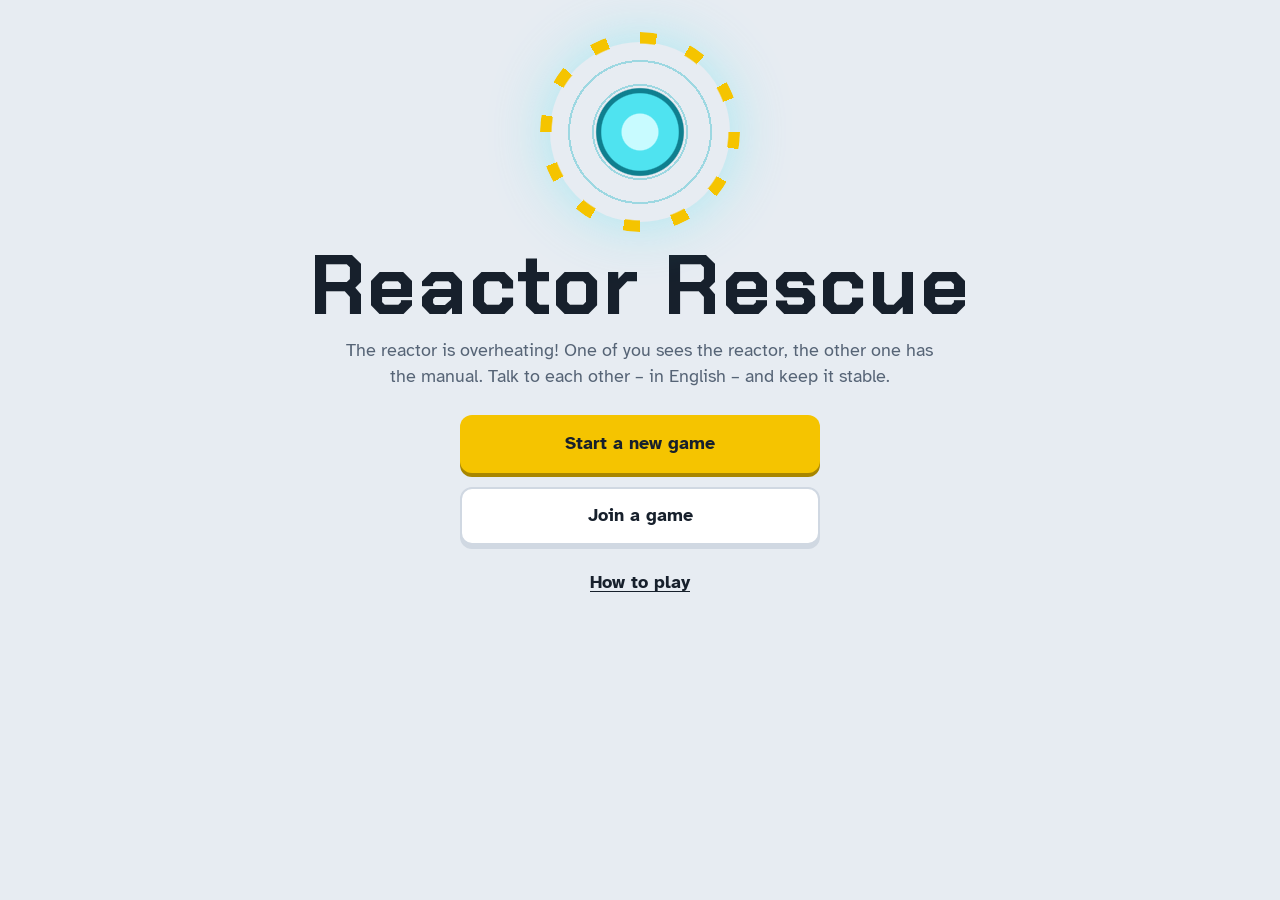
<file: Edugames/Reactor Rescue.html>
<!doctype html><html><head><meta charset=utf8><meta name=viewport content="width=device-width,initial-scale=1,viewport-fit=cover"><style>:root{color-scheme:light;box-sizing:border-box;padding-top:env(safe-area-inset-top,0px);padding-bottom:env(safe-area-inset-bottom,0px)}html{scroll-padding-top:env(safe-area-inset-top,0px)}body{margin:0;padding:0;font:14px -apple-system,BlinkMacSystemFont,sans-serif;background:#faf9f5;color:#141413}img{max-width:100%}[hidden]:not([hidden=until-found i]){display:none!important}</style></head><body>
<!DOCTYPE html>
<html lang="en">
<head>
<meta charset="utf-8">
<meta name="viewport" content="width=device-width, initial-scale=1, viewport-fit=cover">
<title>Reactor Rescue</title>
<link rel="preconnect" href="https://fonts.googleapis.com">
<link rel="preconnect" href="https://fonts.gstatic.com" crossorigin>
<link href="https://fonts.googleapis.com/css2?family=Atkinson+Hyperlegible:wght@400;700&family=Chakra+Petch:wght@500;700&display=swap" rel="stylesheet">
<style>
:root{
  --bg:#e7ecf2; --surface:#ffffff; --paper:#fbfaf5; --ink:#17202c; --muted:#566476; --line:#d0d8e2;
  --hazard:#f5c400; --hazard-edge:#a88600; --cyan:#13b3c4; --alarm:#ff4d4d; --safe:#2fbf71;
  color-scheme:light;
  box-sizing:border-box;
  padding-top:env(safe-area-inset-top,0px);
  padding-bottom:env(safe-area-inset-bottom,0px);
}
@media (prefers-color-scheme:dark){
  :root:not([data-theme="light"]){
    --bg:#0e141e; --surface:#18212e; --paper:#1a2330; --ink:#e6ecf3; --muted:#9ba9bb; --line:#2b3748; color-scheme:dark;
  }
}
:root[data-theme="dark"]{
  --bg:#0e141e; --surface:#18212e; --paper:#1a2330; --ink:#e6ecf3; --muted:#9ba9bb; --line:#2b3748; color-scheme:dark;
}
*,*::before,*::after{box-sizing:inherit}
html{scroll-padding-top:calc(env(safe-area-inset-top,0px) + 64px)}
body{margin:0;background:var(--bg);color:var(--ink);font-family:"Atkinson Hyperlegible",system-ui,-apple-system,"Segoe UI",sans-serif;font-size:18px;line-height:1.45;-webkit-text-size-adjust:100%}
button{font:inherit;color:inherit;cursor:pointer;touch-action:manipulation;border:0;background:none}
.wrap{max-width:1000px;margin:0 auto;padding:18px 16px 40px}
.center{text-align:center}
.stack{display:flex;flex-direction:column;gap:14px;align-items:center;margin-top:26px}
.stack .btn{width:min(360px,100%)}
:focus-visible{outline:3px solid var(--cyan);outline-offset:3px;border-radius:6px}

.btn{display:inline-flex;align-items:center;justify-content:center;gap:.5em;min-height:58px;padding:0 1.4em;border-radius:12px;font-weight:700;font-size:1.1rem;background:var(--hazard);color:#17202c;box-shadow:0 4px 0 var(--hazard-edge);transition:transform .06s,box-shadow .06s}
.btn:active{transform:translateY(3px);box-shadow:0 1px 0 var(--hazard-edge)}
.btn.secondary{background:var(--surface);color:var(--ink);border:2px solid var(--line);box-shadow:0 4px 0 var(--line)}
.btn.small{min-height:48px;font-size:1rem;padding:0 1em}
.btn:disabled{opacity:.45;cursor:not-allowed}
.linkbtn{font-weight:700;text-decoration:underline;text-underline-offset:3px;padding:10px;color:var(--ink)}

.bar{position:sticky;top:env(safe-area-inset-top,0px);z-index:6;display:flex;align-items:center;gap:10px;flex-wrap:wrap;background:#121a26;color:#fff;padding:10px 16px}
.bar .meta{display:flex;gap:14px;flex-wrap:wrap;font-weight:700;font-size:.95rem}
.bar .meta strong{font-family:"Chakra Petch",sans-serif;letter-spacing:.08em}
.bar .spacer{flex:1}
.bar .clock-mini{font-family:"Chakra Petch",sans-serif;font-size:1.4rem;color:#5ef0ff;min-width:3.2em;text-align:right}
.bar .clock-mini.low{color:var(--alarm)}
.bar button{color:#fff;font-weight:700;font-size:.95rem;padding:8px 10px;border-radius:8px}
.bar button:hover{background:rgba(255,255,255,.12)}

.core{width:180px;height:180px;margin:24px auto 0;border-radius:50%;position:relative;
  background:radial-gradient(circle,#c8fbff 0 14%,#4fe3f0 15% 30%,#0f7f8f 31% 34%,transparent 35%),
             repeating-radial-gradient(circle,transparent 0 22px,rgba(19,179,196,.35) 22px 24px);
  box-shadow:0 0 60px rgba(79,227,240,.45)}
.core::after{content:"";position:absolute;inset:-10px;border-radius:50%;border:8px solid transparent;
  background:repeating-conic-gradient(var(--hazard) 0 10deg,transparent 10deg 30deg) border-box;
  -webkit-mask:radial-gradient(circle,transparent 62%,#000 63%);mask:radial-gradient(circle,transparent 62%,#000 63%)}
.title{font-family:"Chakra Petch",sans-serif;font-weight:700;font-size:clamp(46px,10vw,84px);line-height:1;margin:22px 0 10px;letter-spacing:.02em}
.lead{max-width:34em;margin:0 auto;color:var(--muted);font-size:1.1rem}

.levels{display:grid;gap:14px;max-width:540px;margin:24px auto 0}
.level{display:flex;align-items:center;gap:16px;text-align:left;background:var(--surface);border:2px solid var(--line);border-radius:14px;padding:16px 18px;box-shadow:0 4px 0 var(--line)}
.level .badge{font-family:"Chakra Petch",sans-serif;font-weight:700;font-size:15px;letter-spacing:.1em;padding:10px 12px;border-radius:10px;background:#121a26;color:var(--hazard);flex:none;min-width:110px;text-align:center}
.level b{display:block;font-size:1.15rem}
.level small{color:var(--muted);font-size:1rem}

.bigcode{display:inline-block;font-family:"Chakra Petch",sans-serif;font-weight:700;font-size:clamp(64px,18vw,118px);letter-spacing:.12em;line-height:1.1;background:#121a26;color:#5ef0ff;padding:.08em .35em .08em .47em;border-radius:16px;box-shadow:0 0 0 4px var(--hazard);margin:18px 0 12px}
.codeinput{font-family:"Chakra Petch",sans-serif;font-weight:700;font-size:60px;letter-spacing:.15em;width:min(320px,100%);text-align:center;padding:10px;border-radius:14px;border:3px solid var(--line);background:var(--surface);color:var(--ink)}
.codeinput:focus{outline:none;border-color:var(--cyan)}
.error{color:var(--alarm);font-weight:700;min-height:1.5em;margin:8px 0 0}

.role{display:inline-block;padding:.3em .95em;border-radius:999px;font-weight:700;font-size:1rem}
.role.operator{background:#0f7f8f;color:#fff}
.role.expert{background:var(--hazard);color:#17202c}
.rolecard{max-width:580px;margin:22px auto 0;background:var(--surface);border-radius:16px;padding:22px;border:3px solid var(--line);text-align:left}
.rolecard.operator{border-color:#0f7f8f}
.rolecard.expert{border-color:var(--hazard)}
.rolecard h2{margin:.25em 0 .3em;font-size:1.6rem}
.rolecard p{margin:.45em 0}
.roundno{font-family:"Chakra Petch",sans-serif;font-weight:700;font-size:clamp(34px,7vw,52px);margin:10px 0 0;line-height:1.1}

/* ===== operator console ===== */
.console{background:linear-gradient(#263347,#1c2635);border-radius:18px;padding:14px;color:#dfe8f3;box-shadow:inset 0 0 0 2px #3a4a60,0 10px 30px rgba(0,0,0,.2)}
.console.alarm{animation:alarm .45s 3}
@keyframes alarm{50%{box-shadow:inset 0 0 0 5px var(--alarm),0 0 50px rgba(255,77,77,.7)}}
.hazard{height:12px;border-radius:6px;background:repeating-linear-gradient(-45deg,#f5c400 0 12px,#1b1f27 12px 24px);margin-bottom:12px}
.toprow{display:flex;gap:12px;align-items:stretch;flex-wrap:wrap}
.plate{flex:1 1 220px;color:#1a2230;border-radius:10px;padding:10px 18px;
  background:
    radial-gradient(circle at 10px 10px,#5d6878 2.5px,transparent 3.2px),
    radial-gradient(circle at calc(100% - 10px) 10px,#5d6878 2.5px,transparent 3.2px),
    radial-gradient(circle at 10px calc(100% - 10px),#5d6878 2.5px,transparent 3.2px),
    radial-gradient(circle at calc(100% - 10px) calc(100% - 10px),#5d6878 2.5px,transparent 3.2px),
    linear-gradient(#d3dae3,#9ea9b7)}
.plate .lbl{font-family:"Chakra Petch",sans-serif;font-size:12px;letter-spacing:.14em;opacity:.7}
.plate .model{font-family:"Chakra Petch",sans-serif;font-weight:700;font-size:30px;letter-spacing:.14em;line-height:1.1}
.plate .serial{font-family:"Chakra Petch",sans-serif;font-weight:700;font-size:20px;letter-spacing:.22em}
.strikes{display:flex;flex-direction:column;justify-content:center;gap:6px;background:#121923;border-radius:10px;padding:10px 14px}
.strikes .lbl,.clockbox .lbl{font-family:"Chakra Petch",sans-serif;font-size:12px;letter-spacing:.14em;color:#8fa2ba}
.strikes .leds{display:flex;gap:8px}
.led{width:22px;height:22px;border-radius:50%;background:#3a2328;box-shadow:inset 0 0 0 2px #52303a}
.led.on{background:var(--alarm);box-shadow:0 0 12px var(--alarm)}
.clockbox{background:#0b1018;border-radius:10px;padding:8px 16px;display:flex;flex-direction:column;justify-content:center;align-items:flex-end}
.clock{font-family:"Chakra Petch",sans-serif;font-weight:700;font-size:40px;color:#5ef0ff;line-height:1;min-width:3.4em;text-align:right}
.clock.low{color:var(--alarm)}
.modules{display:grid;grid-template-columns:repeat(auto-fit,minmax(290px,1fr));gap:12px;margin-top:12px}
.module{background:#2b394d;border-radius:14px;padding:12px;box-shadow:inset 0 0 0 2px #3c4d66}
.module h3{margin:0 0 10px;font-family:"Chakra Petch",sans-serif;font-size:15px;letter-spacing:.14em;color:#b3c4d8;display:flex;align-items:center;gap:8px}
.module h3 .unitcode{background:#d3dae3;color:#1a2230;border-radius:5px;padding:2px 8px;letter-spacing:.12em}
.module h3 .st{margin-left:auto;font-size:12px;letter-spacing:.12em;display:flex;align-items:center;gap:6px;color:#7f8ea3}
.module h3 .st i{width:14px;height:14px;border-radius:50%;background:#4a2a2f;display:inline-block}
.module.stable{box-shadow:inset 0 0 0 3px var(--safe)}
.module.stable h3 .st{color:var(--safe)}
.module.stable h3 .st i{background:var(--safe);box-shadow:0 0 10px var(--safe)}
.module.stable .controls{opacity:.55;pointer-events:none}
.cbtn{font-family:"Chakra Petch",sans-serif;font-weight:700;letter-spacing:.08em;background:#43567a;color:#fff;border-radius:10px;min-height:48px;padding:0 16px;box-shadow:0 4px 0 #18202c}
.cbtn:active{transform:translateY(3px);box-shadow:0 1px 0 #18202c}
.cbtn.warn{background:var(--hazard);color:#17202c;box-shadow:0 4px 0 var(--hazard-edge)}
.cbtn:disabled{opacity:.4;cursor:not-allowed}
.wirebox{background:#5d6a80;border-radius:10px;box-shadow:inset 0 0 0 2px #45556e}
.wirebox svg{display:block;width:100%;height:auto}
.wirebox g[data-act]{cursor:pointer}
.row{display:flex;gap:10px;align-items:center;flex-wrap:wrap;margin-top:10px}
.row .grow{flex:1}
.testled{width:24px;height:24px;border-radius:50%;background:#2a3140;box-shadow:inset 0 0 0 2px #46516b;flex:none}
.testled.steady{background:#ffb02e;box-shadow:0 0 14px #ffb02e}
.testled.pulsing{background:#ffb02e;animation:blink .7s steps(1) infinite}
@keyframes blink{50%{background:#2a3140;box-shadow:inset 0 0 0 2px #46516b}}
.lamp{width:52px;height:52px;border-radius:50%;margin:0 auto 10px;background:currentColor;box-shadow:0 0 24px currentColor,inset 0 -6px 10px rgba(0,0,0,.25)}
.lamp.pulse{animation:pulse 1.1s ease-in-out infinite}
@keyframes pulse{50%{opacity:.25;box-shadow:none}}
.bank{display:flex;flex-direction:column;gap:8px;background:#151d29;border-radius:10px;padding:10px}
.bank.bottom .hazardbar{order:2}
.hazardbar{height:14px;border-radius:4px;background:repeating-linear-gradient(-45deg,#f5c400 0 9px,#1b1f27 9px 18px)}
.bankrow{display:flex;align-items:center;gap:10px}
.bankrow.right{flex-direction:row-reverse}
.gauge{width:46px;height:46px;border-radius:50%;flex:none;position:relative;background:radial-gradient(circle,#e9eef4 0 60%,#9aa6b6 61%);box-shadow:inset 0 0 0 3px #5b6779}
.gauge::before{content:"";position:absolute;inset:6px;border-radius:50%;background:conic-gradient(from 200deg,#2fbf71 0 90deg,#ffb02e 90deg 130deg,#ff4d4d 130deg 160deg,transparent 160deg);-webkit-mask:radial-gradient(circle,transparent 58%,#000 60%);mask:radial-gradient(circle,transparent 58%,#000 60%)}
.gauge i{position:absolute;left:50%;top:50%;width:3px;height:17px;background:#1a2230;transform-origin:50% 100%;transform:translate(-50%,-100%) rotate(35deg);border-radius:2px}
.levers{flex:1;display:flex;justify-content:space-around;gap:6px}
.lever{width:46px;height:96px;border-radius:12px;background:#0d131c;box-shadow:inset 0 0 0 2px #45556e;position:relative}
.lever::before{content:"";position:absolute;left:50%;top:12px;bottom:12px;width:6px;transform:translateX(-50%);background:#2c3a4f;border-radius:3px}
.lever::after{content:"";position:absolute;left:8px;right:8px;height:34px;border-radius:8px;background:linear-gradient(#eef2f7,#9eabbb);transition:top .12s}
.lever.up::after{top:7px}
.lever.down::after{top:55px}
.display{font-family:"Chakra Petch",sans-serif;font-weight:700;font-size:38px;letter-spacing:.4em;background:#0b1018;color:#5ef0ff;border-radius:10px;text-align:center;padding:6px 0 6px .4em}
.keypad{display:grid;grid-template-columns:repeat(3,1fr);gap:8px;margin-top:10px}
.keypad .cbtn{min-height:52px;font-size:20px}

/* ===== manual ===== */
.toc{display:flex;flex-wrap:wrap;gap:8px;margin:14px 0 4px}
.toc a{font-weight:700;color:var(--ink);text-decoration:none;border:2px solid var(--line);background:var(--surface);border-radius:999px;padding:4px 12px;font-size:.95rem}
.manual{background:var(--paper);border:1px solid var(--line);border-radius:6px;max-width:780px;margin:0 auto;padding:26px 24px 30px;font-size:19px;line-height:1.55;box-shadow:0 3px 0 var(--line)}
.manual h1{font-family:"Chakra Petch",sans-serif;font-size:30px;line-height:1.15;margin:0}
.manual .edition{color:var(--muted);margin:4px 0 0}
.manual h2{font-family:"Chakra Petch",sans-serif;font-size:23px;margin:30px 0 8px;padding-top:12px;border-top:3px solid var(--ink);scroll-margin-top:80px}
.manual h3{font-family:"Chakra Petch",sans-serif;font-size:19px;margin:20px 0 4px;scroll-margin-top:80px}
.manual p{margin:.5em 0}
.manual .important{font-weight:700}
.manual .warning{border-left:6px solid var(--hazard);background:color-mix(in srgb,var(--hazard) 14%,transparent);padding:10px 14px;border-radius:0 8px 8px 0;margin:12px 0}
.manual table{border-collapse:collapse;margin:8px 0;max-width:100%}
.manual th,.manual td{border:1px solid var(--line);padding:5px 12px;text-align:left;vertical-align:top}
.manual th{background:color-mix(in srgb,var(--ink) 6%,transparent)}
.manual td.cell{font-family:"Chakra Petch",sans-serif;font-weight:700;text-align:center}
.manual dl.instr{margin:8px 0}
.manual dl.instr dt{font-family:"Chakra Petch",sans-serif;font-weight:700;float:left;width:2.2em}
.manual dl.instr dd{margin:0 0 8px 2.2em}
.manual ul.terms{padding-left:1.2em}
.manual ul.terms li{margin:5px 0}
.manual .tablewrap{overflow-x:auto}
.manual .bulletin{border:2px dashed var(--line);border-radius:8px;padding:10px 14px;margin:12px 0}
.manual .bulletin h3{margin-top:0}
.manual .ico{display:inline-block;vertical-align:middle;margin:2px 6px 2px 0}
.manual td.pic{white-space:nowrap}
.manual table.terms th{white-space:nowrap}
.manual .pair{display:flex;gap:24px;flex-wrap:wrap}
.manual .code{font-family:"Chakra Petch",sans-serif;letter-spacing:.06em;font-weight:700}

.actionbar{position:sticky;bottom:0;z-index:4;margin:18px -16px 0;padding:10px 16px calc(10px + env(safe-area-inset-bottom,0px));background:var(--bg);border-top:2px solid var(--line);display:flex;gap:10px;flex-wrap:wrap;justify-content:center;align-items:center}
.keyphrases{flex:1 1 100%;display:flex;flex-wrap:wrap;gap:8px;margin:0;padding:0;list-style:none;justify-content:center}
.keyphrases li{background:var(--surface);border:2px solid var(--line);border-radius:10px;padding:5px 11px;font-weight:700;font-size:.98rem}
.keyphrases.operator li{border-color:#0f7f8f}
.keyphrases.expert li{border-color:var(--hazard)}
.codeentry{display:flex;gap:8px;align-items:center;flex-wrap:wrap;justify-content:center}
.codeentry label{font-weight:700}
.codeentry input{font-family:"Chakra Petch",sans-serif;font-weight:700;font-size:26px;letter-spacing:.2em;width:5.2em;text-align:center;padding:6px;border-radius:10px;border:2px solid var(--line);background:var(--surface);color:var(--ink)}
.codeentry input:focus{outline:none;border-color:var(--cyan)}

.big{font-family:"Chakra Petch",sans-serif;font-weight:700;font-size:clamp(44px,10vw,74px);margin:16px 0 6px;line-height:1.05}
.big.good{color:var(--safe)}
.boom{font-family:"Chakra Petch",sans-serif;font-weight:700;font-size:clamp(56px,14vw,104px);line-height:1;display:inline-block;padding:46px 40px;margin:10px 0;color:#17202c;
  background:radial-gradient(circle,#fff3a8 0 30%,#ffb02e 31% 50%,#ff6a3d 51% 62%,transparent 63%);transform:rotate(-6deg)}
.stars{font-size:48px;letter-spacing:.1em;color:#e9a800;line-height:1.2}
.stars .empty{color:var(--line)}
.type3{max-width:30em;margin:12px auto;font-size:1.25rem;font-weight:700;background:var(--surface);border:2px solid var(--line);border-radius:12px;padding:14px 18px}
.scoretable{margin:16px auto 0;border-collapse:collapse;font-size:1.05rem}
.scoretable td{padding:6px 14px;border-bottom:1px solid var(--line);text-align:left}
.scoretable td.s{color:#e9a800;letter-spacing:.1em}
.total{font-family:"Chakra Petch",sans-serif;font-weight:700;font-size:72px;line-height:1;margin:10px 0 0}

.sheet{position:fixed;inset:0;z-index:20;background:rgba(8,12,20,.6);display:flex;align-items:flex-end;justify-content:center;padding:16px}
.panel{background:var(--surface);color:var(--ink);border-radius:18px;max-width:640px;width:100%;max-height:85vh;overflow:auto;padding:22px 22px calc(22px + env(safe-area-inset-bottom,0px))}
.panel h2{margin:0 0 10px;font-size:1.5rem}
.panel ol{padding-left:1.3em}
.panel ol li{margin:8px 0}
.panel .close{margin-top:18px;width:100%}
.panel .btnrow{display:flex;gap:10px;flex-wrap:wrap;margin-top:18px}
.panel .btnrow .btn{flex:1 1 180px}
.toast{position:fixed;left:50%;top:calc(80px + env(safe-area-inset-top,0px));transform:translateX(-50%);background:#121a26;color:#fff;font-weight:700;padding:12px 20px;border-radius:12px;z-index:30;max-width:90vw;text-align:center;box-shadow:0 6px 20px rgba(0,0,0,.3)}
.toast.bad{background:var(--alarm)}
.toast.good{background:var(--safe)}
@media (prefers-reduced-motion:reduce){
  .console.alarm{animation:none;box-shadow:inset 0 0 0 5px var(--alarm)}
  .btn,.cbtn,.lever::after{transition:none}
}
@media (max-width:520px){
  .manual{padding:18px 14px 24px;font-size:18px}
  .clock{font-size:32px}
  .plate .model{font-size:24px}
  .lever{width:38px}
}
</style>
</head>
<body>
<div id="app"></div>
<div id="sheet-root"></div>

<script>
/* =====================================================================
   EDIT HERE  –  settings and short texts
   ===================================================================== */
const CONFIG = {
  roundsPerGame: 2,             // reactors per game (players swap roles after each reactor)
  germanPenaltySeconds: 20,     // "Oops, German!" costs this many seconds
  stars: [3, 2, 1],             // stars for 0, 1, 2 mistakes
  levels: {
    1: { name: "Cadet",    info: "One version of each unit, terms explained where you need them, glossary",
         seconds: 420, maxStrikes: 3, wires: [4, 5], models: ["Helios"], wireUnits: ["K-12"], regUnits: ["R-20"], bulletins: false },
    2: { name: "Engineer", info: "Two versions of each unit, separate terminology, service bulletins",
         seconds: 480, maxStrikes: 3, wires: [4, 6], models: ["Helios", "Orion"], wireUnits: ["K-12", "K-40"], regUnits: ["R-20", "R-31"], bulletins: true }
  },
  keyPhrases: {
    operator: [
      "From top to bottom, the wires are …",
      "The … wire has got stripes.",
      "The gauge is on the left / right.",
      "The code on this unit is …"
    ],
    expert: [
      "Can you describe the … ?",
      "Where exactly is the … ?",
      "If the light pulses, …",
      "Cut the … wire."
    ]
  },
  glossary: [   // shown in the Cadet manual
    ["unit", "Baugruppe, Modul"], ["wire", "Kabel"], ["stripes", "Streifen"], ["marked", "markiert"],
    ["neither … nor", "weder … noch"], ["directly below", "direkt unter"], ["to pulse", "blinken, pulsieren"], ["steady", "gleichmäßig leuchtend"],
    ["lever", "Hebel"], ["handle", "Griff"], ["to point towards", "zeigen auf"], ["hazard marking", "Warnmarkierung"],
    ["gauge", "Messanzeige"], ["pattern", "Muster"], ["digit", "Ziffer"], ["serial number", "Seriennummer"]
  ]
};
/* ===================== END OF EDITABLE PART ===================== */

const WIRE_COLOURS = { red: "#e5484d", blue: "#3e7bfa", yellow: "#f5c400", white: "#eef1f5", black: "#14171c" };
const WIRE_POOL = ["red", "red", "blue", "blue", "yellow", "white", "black"];
const LAMP_COLOURS = { green: "#3ddc84", red: "#ff4d4d", blue: "#4da3ff", yellow: "#ffd23f" };
const LETTERS = "ABCDEFGHJKLMNPQRSTUVWXYZ";
const ORD = ["first", "second", "third", "fourth", "fifth", "sixth"];

function hashInt(n){ n = (n ^ 61) ^ (n >>> 16); n = (n + (n << 3)) | 0; n = n ^ (n >>> 4); n = Math.imul(n, 0x27d4eb2d); n = n ^ (n >>> 15); return n >>> 0; }
function mulberry32(a){ return function(){ a |= 0; a = (a + 0x6D2B79F5) | 0; let t = Math.imul(a ^ (a >>> 15), 1 | a); t = (t + Math.imul(t ^ (t >>> 7), 61 | t)) ^ t; return ((t ^ (t >>> 14)) >>> 0) / 4294967296; }; }
const sameArr = (a, b) => a.length === b.length && a.every((x, i) => x === b[i]);
const levelOf = code => Math.floor(code / 1000);
const validCode = code => Number.isInteger(code) && code >= 1000 && code < (Object.keys(CONFIG.levels).length + 1) * 1000;

/* ---------- line severance assembly (wires) ---------- */
const LINE_TYPE = { red: "hot", yellow: "hot", blue: "cold", white: "cold", black: "neutral" };
const typ = w => LINE_TYPE[w.c];
const lastWhere = (w, f) => { let i = -1; w.forEach((x, k) => { if (f(x)) i = k; }); return i; };

/* Instruction texts and logic live together, so the manual always matches the game */
const INSTR = {
  A: { t: "Cut the first cold wire. If there is no cold wire, follow G.",
       f: (w, d) => { const i = w.findIndex(x => typ(x) === "cold"); return i >= 0 ? i : INSTR.G.f(w, d); } },
  B: { t: "Cut the last hot wire. If there is no hot wire, follow G.",
       f: (w, d) => { const i = lastWhere(w, x => typ(x) === "hot"); return i >= 0 ? i : INSTR.G.f(w, d); } },
  C: { t: "Cut the marked wire that is closest to the bottom. If there is no marked wire, follow E.",
       f: (w, d) => { const i = lastWhere(w, x => x.s); return i >= 0 ? i : INSTR.E.f(w, d); } },
  D: { t: "Cut the wire directly below the first neutral wire. If there is no neutral wire, or if it is the bottom wire, follow A.",
       f: (w, d) => { const i = w.findIndex(x => typ(x) === "neutral"); return (i < 0 || i === w.length - 1) ? INSTR.A.f(w, d) : i + 1; } },
  E: { t: "Cut the second wire from the bottom.",
       f: (w) => w.length - 2 },
  F: { t: "Run a diagnostic. If the light pulses, cut the top wire. If it is steady, follow B.",
       f: (w, d) => (d.test === "pulsing" ? 0 : INSTR.B.f(w, d)) },
  G: { t: "Cut the bottom wire.",
       f: (w) => w.length - 1 },
  H: { t: "Cut the first wire that is neither hot nor marked. If there is no such wire, follow G.",
       f: (w, d) => { const i = w.findIndex(x => typ(x) !== "hot" && !x.s); return i >= 0 ? i : INSTR.G.f(w, d); } }
};
const WIRE_TABLES = {
  "K-12": { rowHead: "Top wire", colHead: "Number of marked wires", cols: ["none", "one", "two or more"],
            cells: { hot: ["B", "C", "F"], cold: ["D", "H", "C"], neutral: ["F", "A", "E"] },
            key: w => [typ(w[0]), Math.min(2, w.filter(x => x.s).length)] },
  "K-40": { rowHead: "Bottom wire", colHead: "Diagnostic: the light …", cols: ["pulses", "is steady"],
            cells: { hot: ["H", "D"], cold: ["B", "E"], neutral: ["C", "A"] },
            key: (w, d) => [typ(w[w.length - 1]), d.test === "pulsing" ? 0 : 1] }
};
const reversedAssembly = d => d.bulletins && /(\d).*\1/.test(d.serial.replace(/[A-Z]/g, ""));
function solveWire(d){
  const rev = reversedAssembly(d);
  const w = rev ? d.wires.slice().reverse() : d.wires;
  const T = WIRE_TABLES[d.wUnit];
  const [r, c] = T.key(w, d);
  const i = INSTR[T.cells[r][c]].f(w, d);
  return rev ? w.length - 1 - i : i;
}

/* ---------- flow regulator bank (levers) ---------- */
const REG_UNITS = {
  "R-20": { levers: 4, patterns: { green: "1010", red: "0110", blue: "1101", yellow: "0001" } },
  "R-31": { levers: 5, patterns: { green: "10110", red: "01101", blue: "11010", yellow: "00111" } }
};
function solveLevers(d){       // returns physical positions from left to right, true = up
  let p = REG_UNITS[d.rUnit].patterns[d.lamp].split("").map(Number);
  if (d.pulse) p = p.reverse();
  const n = p.length, phys = new Array(n);
  for (let k = 0; k < n; k++){
    const pos = d.gauge === "left" ? k : n - 1 - k;
    const open = p[k] === 1;
    phys[pos] = d.stripe === "top" ? open : !open;
  }
  return phys;
}

/* ---------- access lock (code) ---------- */
const MODEL_TABLE = { Helios: 3, Orion: 8, Vega: 5, Atlas: 1 };
const COLOUR_TABLE = { green: 2, red: 7, blue: 4, yellow: 9 };
const letterDigit = l => (l <= "F" ? 4 : l <= "M" ? 7 : l <= "T" ? 2 : 9);
const lastDigit = d => +d.serial[5];
const CODE_RULES = {
  1: [
    { t: "Number of hot wires (no hot wires = 0)", v: d => d.wires.filter(x => typ(x) === "hot").length },
    { t: "Last digit of the serial number", v: lastDigit },
    { t: "Number of marked wires (no marked wires = 5)", v: d => d.wires.filter(x => x.s).length || 5 },
    { t: "Colour of the indicator light on the flow regulator → Table C", v: d => COLOUR_TABLE[d.lamp] }
  ],
  2: [
    { t: "Reactor model → Table A", v: d => MODEL_TABLE[d.model] },
    { t: "First letter of the serial number → Table B", v: d => letterDigit(d.serial[0]) },
    { t: "Run a diagnostic on the wire unit. If the light pulses: number of cold wires. If it is steady: number of neutral wires.", v: d => d.wires.filter(x => typ(x) === (d.test === "pulsing" ? "cold" : "neutral")).length },
    { t: "Add the last two digits of the serial number. Result bigger than 9? Use only its last digit.", v: d => (+d.serial[4] + +d.serial[5]) % 10 }
  ]
};
const solveCode = d => CODE_RULES[d.level].map(r => r.v(d)).join("");

/* ---------- reactor ---------- */
function makeReactor(code, round){
  const lv = levelOf(code), L = CONFIG.levels[lv];
  const rng = mulberry32(hashInt(code * 1009 + round * 7919));
  const pick = arr => arr[Math.floor(rng() * arr.length)];
  const model = pick(L.models);
  const ch = () => pick(LETTERS.split("")), dg = () => String(Math.floor(rng() * 10));
  const serial = ch() + ch() + dg() + ch() + dg() + dg();
  const wUnit = pick(L.wireUnits);
  const n = L.wires[0] + Math.floor(rng() * (L.wires[1] - L.wires[0] + 1));
  const wires = Array.from({ length: n }, () => ({ c: pick(WIRE_POOL), s: rng() < 0.3 }));
  const test = rng() < 0.5 ? "pulsing" : "steady";
  const rUnit = pick(L.regUnits);
  const gauge = rng() < 0.5 ? "left" : "right";
  const stripe = rng() < 0.5 ? "top" : "bottom";
  const lamp = pick(Object.keys(LAMP_COLOURS));
  const pulse = L.bulletins ? rng() < 0.5 : false;
  const d = { level: lv, bulletins: L.bulletins, model, serial, wUnit, wires, test, rUnit, gauge, stripe, lamp, pulse, levers: null };
  const target = solveLevers(d);
  for (let t = 0; t < 40; t++){ d.levers = target.map(() => rng() < 0.5); if (!sameArr(d.levers, target)) break; }
  d.solution = { wire: solveWire(d), levers: target, code: solveCode(d) };
  return d;
}
function confirmCode(code, round, strikes){
  const base = hashInt(code * 31 + round * 101 + 17) % 900;
  return ((base + strikes * 337) % 900) + 100;
}

/* ---------- small pictures for the manual ---------- */
function icoWire(c, striped){
  const col = WIRE_COLOURS[c], edge = c === "black" ? "#2a2f38" : "#0b0f16";
  const band = c === "white" || c === "yellow" ? "#1b1f27" : "#f4f6f9";
  return `<svg class="ico" width="58" height="16" viewBox="0 0 58 16" aria-hidden="true"><path d="M4 8 C 20 2, 38 14, 54 8" stroke="${edge}" stroke-width="10" fill="none" stroke-linecap="round"/><path d="M4 8 C 20 2, 38 14, 54 8" stroke="${col}" stroke-width="7" fill="none" stroke-linecap="round"/>${striped ? `<path d="M4 8 C 20 2, 38 14, 54 8" stroke="${band}" stroke-width="7" fill="none" stroke-dasharray="3 6"/>` : ""}</svg>`;
}
const icoLight = on => `<svg class="ico" width="24" height="24" viewBox="0 0 24 24" aria-hidden="true"><circle cx="12" cy="12" r="9" fill="${on ? "#ffb02e" : "#2a3140"}" stroke="#46516b" stroke-width="2"/></svg>`;
const icoTest = `<svg class="ico" width="52" height="26" viewBox="0 0 52 26" aria-hidden="true"><rect x="1" y="1" width="50" height="24" rx="6" fill="#43567a"/><text x="26" y="17.5" text-anchor="middle" font-family="Chakra Petch,Arial,sans-serif" font-weight="700" font-size="12" fill="#fff" letter-spacing="1">TEST</text></svg>`;
const icoHazard = `<svg class="ico" width="58" height="14" viewBox="0 0 58 14" aria-hidden="true"><defs><pattern id="hz" width="12" height="12" patternUnits="userSpaceOnUse" patternTransform="rotate(45)"><rect width="12" height="12" fill="#1b1f27"/><rect width="6" height="12" fill="#f5c400"/></pattern></defs><rect width="58" height="14" rx="3" fill="url(#hz)"/></svg>`;
const icoGauge = `<svg class="ico" width="30" height="30" viewBox="0 0 30 30" aria-hidden="true"><circle cx="15" cy="15" r="13" fill="#e9eef4" stroke="#5b6779" stroke-width="2.5"/><path d="M15 15 L22 8" stroke="#1a2230" stroke-width="2.5" stroke-linecap="round"/></svg>`;
const icoLever = open => `<svg class="ico" width="40" height="58" viewBox="0 0 40 58" aria-hidden="true"><defs><pattern id="hz2" width="8" height="8" patternUnits="userSpaceOnUse" patternTransform="rotate(45)"><rect width="8" height="8" fill="#1b1f27"/><rect width="4" height="8" fill="#f5c400"/></pattern></defs><rect x="2" y="1" width="36" height="8" rx="2" fill="url(#hz2)"/><rect x="9" y="12" width="22" height="44" rx="5" fill="#0d131c"/><rect x="12" y="${open ? 15 : 37}" width="16" height="16" rx="4" fill="#c7d0dc"/></svg>`;

/* ---------- manual ---------- */
function manualHTML(lv){
  const L = CONFIG.levels[lv];
  const eng = L.bulletins;
  const max = L.maxStrikes;
  const code = t => `<span class="code">${t}</span>`;
  const rows = arr => arr.map(r => `<tr>${r.map((c, i) => (i === 0 ? `<th>${c}</th>` : `<td>${c}</td>`)).join("")}</tr>`).join("");

  const terms = `<div class="tablewrap"><table class="terms">${[
    ["hot wire", icoWire("red") + icoWire("yellow"), "red or yellow"],
    ["cold wire", icoWire("blue") + icoWire("white"), "blue or white"],
    ["neutral wire", icoWire("black"), "black"],
    ["marked wire", icoWire("blue", true), "has stripes"],
    ["plain wire", icoWire("blue"), "no stripes"],
    ["run a diagnostic", icoTest, "the operator presses TEST"],
    ["pulses", icoLight(true) + icoLight(false), "the light next to TEST goes on and off"],
    ["steady", icoLight(true), "the light next to TEST stays on"]
  ].map(([a, b, c]) => `<tr><th>${a}</th><td class="pic">${b}</td><td>${c}</td></tr>`).join("")}</table></div>`;

  const wireTable = id => {
    const T = WIRE_TABLES[id];
    return `<div class="tablewrap"><table>
      <tr><th rowspan="2">${T.rowHead}</th><th colspan="${T.cols.length}">${T.colHead}</th></tr>
      <tr>${T.cols.map(c => `<th>${c}</th>`).join("")}</tr>
      ${["hot", "cold", "neutral"].map(r => `<tr><th>${r}</th>${T.cells[r].map(x => `<td class="cell">${x}</td>`).join("")}</tr>`).join("")}
    </table></div>`;
  };
  const instructions = `<div class="tablewrap"><table>
    ${Object.entries(INSTR).map(([k, v]) => `<tr><td class="cell">${k}</td><td>${v.t}</td></tr>`).join("")}
    <tr><td colspan="2"><b>first</b> = closest to the top &nbsp;&nbsp;|&nbsp;&nbsp; <b>last</b> = closest to the bottom</td></tr>
  </table></div>`;
  const regTable = `<div class="tablewrap"><table>
    <tr><th>Indicator light</th>${L.regUnits.map(u => `<th>${code(u)}</th>`).join("")}</tr>
    ${Object.keys(LAMP_COLOURS).map(c => `<tr><th>${c}</th>${L.regUnits.map(u => `<td class="cell">${REG_UNITS[u].patterns[c].split("").join(" ")}</td>`).join("")}</tr>`).join("")}
  </table></div>`;

  const units = [
    ...L.wireUnits.map(u => [u, "Wire unit", "4"]),
    ...L.regUnits.map(u => [u, "Flow regulator", "5"]),
    ["C-9", "Access lock", "6"],
    ["V-2", "Coolant valve – VEGA reactors only", "7"]
  ];
  if (eng) units.push(["M-5", "Magnetic clamp – ATLAS reactors only", "8"]);
  units.sort((a, b) => a[0].localeCompare(b[0]));

  const toc = [["m1", "1 At a glance"], ["m2", "2 Unit index"]];
  if (eng) toc.push(["m3", "3 Terms"]);
  toc.push(["m4", "4 Wire unit"], ["m5", "5 Flow regulator"], ["m6", "6 Access lock"], ["m7", "7 Coolant valve"]);
  if (eng) toc.push(["m8", "8 Magnetic clamp"], ["m9", "9 Service bulletins"]);
  else toc.push(["mg", "Glossary"]);

  let h = `<article class="manual">
  <h1>Reactor Stabilisation Manual</h1>
  <p class="edition">${L.name} edition – ${eng ? "HELIOS and ORION reactors" : "HELIOS reactors"}</p>
  <nav class="toc" aria-label="Contents">${toc.map(([id, t]) => `<a href="#${id}">${t}</a>`).join("")}</nav>

  <h2 id="m1">1 &nbsp;At a glance</h2>
  <div class="tablewrap"><table>${rows([
    ["You", "You can't see the reactor. The operator can, but has no manual."],
    ["Unit codes", `Every unit has a code, e.g. ${code("X-00")}. Ask for the codes, then use the unit index (2).`],
    ["Errors", `After <b>${max} errors</b> – or when the time is up – the reactor explodes. A cut wire can't be repaired.`],
    ["Finished?", "The operator gets a stabilisation code. Type it in at the bottom of your screen."]
  ])}</table></div>

  <h2 id="m2">2 &nbsp;Unit index</h2>
  <div class="tablewrap"><table><tr><th>Code</th><th>Unit</th><th>Section</th></tr>
    ${units.map(([c, n, s]) => `<tr><td>${code(c)}</td><td>${n}</td><td>${s}</td></tr>`).join("")}</table></div>`;

  if (eng) h += `
  <h2 id="m3">3 &nbsp;Terms</h2>${terms}`;

  const kTables = eng ? `Table ${code("K-12")} (4.2) or Table ${code("K-40")} (4.3), depending on the unit code` : `Table ${code("K-12")} (4.2)`;
  const wireSteps = [
    ["Goal", "Cut exactly <b>one</b> wire. Any other wire = error."],
    ["How", `Find your instruction letter in ${kTables}. Then follow that instruction (4.1).`]
  ];
  if (eng) wireSteps.splice(1, 0, ["Before you start", "Check service bulletin <b>SB-04</b>!"]);
  h += `
  <h2 id="m4">4 &nbsp;Wire unit (${L.wireUnits.map(code).join(", ")})</h2>
  <div class="tablewrap"><table>${rows(wireSteps)}</table></div>
  <h3>4.1 &nbsp;Instructions</h3>${instructions}
  <h3>4.2 &nbsp;Table ${code("K-12")}</h3>${wireTable("K-12")}
  ${eng ? `<h3>4.3 &nbsp;Table ${code("K-40")}</h3>${wireTable("K-40")}` : `<h3>4.3 &nbsp;Terms</h3>${terms}`}`;

  const regSteps = [
    ["Goal", "Set every lever to <b>open</b> or <b>closed</b>."],
    ["Target pattern", "Find it in Table R (5.2). <b>1</b> = open, <b>0</b> = closed. 1st digit = lever 1, 2nd digit = lever 2, …"],
    ["Finished?", "The operator presses ENGAGE. One wrong lever = error."]
  ];
  if (eng) regSteps.splice(2, 0, ["Light pulses?", "See service bulletin <b>SB-11</b>."]);
  const regTerms = [
    ["open lever", icoLever(true), "The handle points <b>towards</b> the hazard marking."],
    ["closed lever", icoLever(false), "The handle points <b>away from</b> the hazard marking."],
    ["lever 1", icoGauge, "The lever next to the pressure gauge. Count on from there."],
    ["hazard marking", icoHazard, "Yellow and black stripes on the unit."]
  ];
  h += `
  <h2 id="m5">5 &nbsp;Flow regulator (${L.regUnits.map(code).join(", ")})</h2>
  <h3>5.1 &nbsp;Instructions</h3>
  <div class="tablewrap"><table>${rows(regSteps)}</table></div>
  <h3>5.2 &nbsp;Table R &nbsp;–&nbsp; Target patterns</h3>${regTable}
  <h3>5.3 &nbsp;Terms</h3>
  <div class="tablewrap"><table class="terms">${regTerms.map(([x, y, z]) => `<tr><th>${x}</th><td class="pic">${y}</td><td>${z}</td></tr>`).join("")}</table></div>

  <h2 id="m6">6 &nbsp;Access lock (${code("C-9")})</h2>
  <div class="tablewrap"><table><tr><th>Digit</th><th>How to find it</th></tr>
    ${CODE_RULES[lv].map((r, i) => `<tr><td class="cell">${i + 1}</td><td>${r.t}</td></tr>`).join("")}
    <tr><td colspan="2">The operator types in all four digits and presses ENT. Wrong code = error.</td></tr></table></div>`;

  if (eng){
    h += `
  <div class="pair">
    <div><h3>Table A &nbsp;–&nbsp; Models</h3>
    <table><tr><th>Model</th><th>Digit</th></tr>${Object.entries(MODEL_TABLE).map(([m, v]) => `<tr><td class="code">${m.toUpperCase()}</td><td>${v}</td></tr>`).join("")}</table></div>
    <div><h3>Table B &nbsp;–&nbsp; Letters</h3>
    <table><tr><th>First letter</th><th>Digit</th></tr>
      <tr><td>A – F</td><td>4</td></tr><tr><td>G – M</td><td>7</td></tr><tr><td>N – T</td><td>2</td></tr><tr><td>U – Z</td><td>9</td></tr></table></div>
  </div>`;
  } else {
    h += `
  <h3>Table C &nbsp;–&nbsp; Indicator light</h3>
  <table><tr><th>Colour</th><th>Digit</th></tr>${Object.entries(COLOUR_TABLE).map(([c, v]) => `<tr><td>${c}</td><td>${v}</td></tr>`).join("")}</table>`;
  }

  h += `
  <h2 id="m7">7 &nbsp;Coolant valve (${code("V-2")})</h2>
  <div class="tablewrap"><table>${rows([
    ["Installed in", "VEGA reactors only"],
    ["Before you open it", "The coolant pressure must be below 40 bar."],
    ["Coolant level below ¼", "Refill the tank with blue coolant first."]
  ])}</table></div>`;

  if (eng){
    h += `
  <h2 id="m8">8 &nbsp;Magnetic clamp (${code("M-5")})</h2>
  <div class="tablewrap"><table>${rows([
    ["Installed in", "ATLAS reactors only"],
    ["Warning", "If the clamp were released during operation, the core would lose its magnetic field."],
    ["Release", "Only when the reactor has been switched off for at least ten minutes."]
  ])}</table></div>

  <h2 id="m9">9 &nbsp;Service bulletins</h2>
  <p>A bulletin replaces the normal rules when it applies to your reactor.</p>
  <div class="tablewrap"><table><tr><th>No.</th><th>Applies to</th><th>What changes</th></tr>
    <tr><td class="code">SB-02</td><td>VEGA reactors that have been running for more than six hours</td><td>Never open coolant valve ${code("V-2")}.</td></tr>
    <tr><td class="code">SB-04</td><td>Reactors whose serial number contains the same digit more than once (e.g. KT4A<b>4</b>2)</td><td>The wire unit is upside down. In section 4, the <b>bottom</b> wire counts as the top wire, and the <b>top</b> wire counts as the bottom wire. “Above” means “below”, and “below” means “above”.</td></tr>
    <tr><td class="code">SB-11</td><td>Flow regulators with a pulsing indicator light</td><td>Read the pattern from Table R backwards: the last digit is for lever 1.</td></tr>
  </table></div>`;
  } else {
    h += `
  <h2 id="mg">Glossary</h2>
  <table><tr><th>English</th><th>Deutsch</th></tr>${CONFIG.glossary.map(([e, g]) => `<tr><td>${e}</td><td>${g}</td></tr>`).join("")}</table>`;
  }
  return h + `</article>`;
}

/* =====================================================================
   App
   ===================================================================== */
if (typeof document !== "undefined") {

const $app = document.getElementById("app");
const $sheet = document.getElementById("sheet-root");
const STORE = "reactor-rescue-v2";
function fresh(){ return { screen: "home", code: null, player: null, round: 1, results: [], last: null }; }
function load(){ try { const r = sessionStorage.getItem(STORE); return r ? JSON.parse(r) : null; } catch (e){ return null; } }
function save(){ try { sessionStorage.setItem(STORE, JSON.stringify(S)); } catch (e){} }

let S = load() || fresh();
if (S.screen === "play") S.screen = "intro";
let R = null;

const esc = t => String(t).replace(/[&<>"]/g, c => ({ "&": "&amp;", "<": "&lt;", ">": "&gt;", '"': "&quot;" }[c]));
const L = () => CONFIG.levels[levelOf(S.code)];
const operatorOf = round => (round % 2 === 1 ? 1 : 2);
const myRole = () => (operatorOf(S.round) === S.player ? "operator" : "expert");
const starText = n => `<span>${"★".repeat(n)}</span><span class="empty">${"★".repeat(Math.max(0, 3 - n))}</span>`;
const keyStrip = role => `<ul class="keyphrases ${role}" aria-label="Key phrases">${CONFIG.keyPhrases[role].map(p => `<li>${esc(p)}</li>`).join("")}</ul>`;

function go(screen){ const t = document.querySelector(".toast"); if (t) t.remove(); S.screen = screen; save(); render(); window.scrollTo(0, 0); }
function stopTimer(){ if (R && R.timer){ clearInterval(R.timer); R.timer = null; } }

function bar(showClock){
  if (!S.code) return "";
  return `<header class="bar">
    <div class="meta"><span>Game <strong>${S.code}</strong></span><span>Player ${S.player}</span><span>${esc(L().name)}</span><span>Reactor ${S.round}/${CONFIG.roundsPerGame}</span></div>
    <div class="spacer"></div>
    ${showClock ? `<div class="clock-mini" id="clockMini"></div>` : ""}
    <button data-act="howto">How to play</button>
    <button data-act="quit">Leave game</button>
  </header>`;
}
function render(){ stopTimer(); ({ home, newgame, code: codeScreen, join, intro, play, result, final }[S.screen] || home)(); }

function home(){
  $app.innerHTML = `<main class="wrap center">
    <div class="core" aria-hidden="true"></div>
    <h1 class="title">Reactor Rescue</h1>
    <p class="lead">The reactor is overheating! One of you sees the reactor, the other one has the manual. Talk to each other – in English – and keep it stable.</p>
    <div class="stack">
      <button class="btn" data-act="new">Start a new game</button>
      <button class="btn secondary" data-act="join">Join a game</button>
      <button class="linkbtn" data-act="howto">How to play</button>
    </div></main>`;
}
function newgame(){
  const items = Object.entries(CONFIG.levels).map(([n, lv]) =>
    `<button class="level" data-act="level" data-level="${n}"><span class="badge">${esc(lv.name.toUpperCase())}</span><span><b>${Math.round(lv.seconds / 60)} minutes per reactor</b><small>${esc(lv.info)}</small></span></button>`).join("");
  $app.innerHTML = `<main class="wrap center"><h1 class="roundno">Choose a level</h1><div class="levels">${items}</div>
    <div class="stack"><button class="linkbtn" data-act="home">Back</button></div></main>`;
}
function codeScreen(){
  $app.innerHTML = `<main class="wrap center"><p class="lead">Your game code</p><div class="bigcode">${S.code}</div>
    <p class="lead">Tell your partner this code. They tap <b>Join a game</b> and type it in.<br>You are <b>Player 1</b>.</p>
    <div class="stack"><button class="btn" data-act="toIntro">We're ready</button><button class="linkbtn" data-act="home">Back</button></div></main>`;
}
function join(){
  $app.innerHTML = `<main class="wrap center"><h1 class="roundno">Join a game</h1><p class="lead">Type in the code from your partner's screen.</p>
    <div style="margin-top:20px"><input id="codein" class="codeinput" inputmode="numeric" pattern="[0-9]*" maxlength="4" autocomplete="off" aria-label="Game code"></div>
    <p class="error" id="err"></p>
    <div class="stack"><button class="btn" data-act="doJoin">Join game</button><button class="linkbtn" data-act="home">Back</button></div></main>`;
  const inp = document.getElementById("codein");
  inp.focus();
  inp.addEventListener("keydown", e => { if (e.key === "Enter") doJoin(); });
}
function doJoin(){
  const raw = document.getElementById("codein").value.trim();
  const code = /^\d{4}$/.test(raw) ? parseInt(raw, 10) : NaN;
  if (!validCode(code)){ document.getElementById("err").textContent = "Check the code: it has 4 numbers and starts with 1 or 2."; return; }
  S = { ...fresh(), code, player: 2 };
  go("intro");
}
function intro(){
  const role = myRole();
  const text = role === "operator"
    ? `<h2>You are the operator</h2><p>You can see the reactor, but you don't have the manual.</p><p>Describe exactly what you see, answer your partner's questions and do what your partner says. Don't do anything on your own!</p><p>If anyone speaks German, tap <b>Oops, German!</b> – you lose ${CONFIG.germanPenaltySeconds} seconds.</p>`
    : `<h2>You are the expert</h2><p>You have the manual, but you can't see the reactor – and the manual doesn't show what the reactor looks like.</p><p>Ask your partner to describe the reactor, work out what to do and give clear instructions.</p><p>When the reactor is stable, your partner reads you a code. Type it in at the bottom of your screen.</p>`;
  $app.innerHTML = bar(false) + `<main class="wrap center"><p class="roundno">Reactor ${S.round} of ${CONFIG.roundsPerGame}</p>
    <div class="rolecard ${role}"><span class="role ${role}">Player ${S.player}</span>${text}</div>
    <div class="stack"><button class="btn" data-act="start">Start</button><p class="lead" style="margin:0">Start at the same time as your partner. Don't show your screen!</p></div></main>`;
}

/* --- play --- */
function play(){
  const d = makeReactor(S.code, S.round);
  R = { d, role: myRole(), cut: new Set(), sel: null, tested: false, lv: d.levers.slice(),
        solved: { wires: false, levers: false, code: false }, entry: "", strikes: 0, lastMistake: null,
        deadline: Date.now() + L().seconds * 1000, timer: null, ended: false };
  if (R.role === "operator") renderOperator(); else renderExpert();
  tick();
  R.timer = setInterval(tick, 250);
}
function wireSVG(){
  const d = R.d, n = d.wires.length, H = 26 + n * 46, W = 320;
  const strokes = (path, w) => {
    const col = WIRE_COLOURS[w.c], edge = w.c === "black" ? "#2a2f38" : "#0b0f16";
    const band = w.c === "white" || w.c === "yellow" ? "#1b1f27" : "#f4f6f9";
    let s = `<path d="${path}" stroke="${edge}" stroke-width="13" fill="none" stroke-linecap="round"/><path d="${path}" stroke="${col}" stroke-width="9" fill="none" stroke-linecap="round"/>`;
    if (w.s) s += `<path d="${path}" stroke="${band}" stroke-width="9" fill="none" stroke-dasharray="4 8"/>`;
    return s;
  };
  let s = `<svg viewBox="0 0 ${W} ${H}" xmlns="http://www.w3.org/2000/svg" role="img" aria-label="${n} wires">`;
  d.wires.forEach((w, i) => {
    const y = 36 + i * 46;
    s += `<rect x="8" y="${y - 10}" width="18" height="20" rx="3" fill="#8b97a8"/><rect x="${W - 26}" y="${y - 10}" width="18" height="20" rx="3" fill="#8b97a8"/>`;
    const full = `M26 ${y} C 110 ${y - 16}, 210 ${y + 16}, ${W - 26} ${y}`;
    if (R.cut.has(i)){
      s += strokes(`M26 ${y} C 70 ${y - 10}, 120 ${y - 8}, 148 ${y + 4}`, w) + strokes(`M172 ${y - 4} C 205 ${y + 8}, 250 ${y + 10}, ${W - 26} ${y}`, w);
      s += `<circle cx="150" cy="${y + 4}" r="3" fill="#d9a066"/><circle cx="170" cy="${y - 4}" r="3" fill="#d9a066"/>`;
    } else {
      s += `<g data-act="wire" data-idx="${i}">`;
      if (R.sel === i) s += `<path d="${full}" stroke="#ffe066" stroke-opacity=".75" stroke-width="22" fill="none" stroke-linecap="round"/>`;
      s += strokes(full, w) + `<path d="${full}" stroke="transparent" stroke-width="40" fill="none"/></g>`;
    }
  });
  return s + `</svg>`;
}
function renderOperator(){
  const d = R.d, max = L().maxStrikes;
  const leds = Array.from({ length: max }, (_, i) => `<span class="led ${i < R.strikes ? "on" : ""}"></span>`).join("");
  const st = k => `<span class="st"><i></i>${R.solved[k] ? "STABLE" : "UNSTABLE"}</span>`;
  const levers = R.lv.map((u, i) => `<button class="lever ${u ? "up" : "down"}" data-act="lever" data-idx="${i}" aria-label="Lever ${u ? "up" : "down"}"></button>`).join("");
  const shown = (R.entry + "____").slice(0, 4);
  const keys = ["1", "2", "3", "4", "5", "6", "7", "8", "9", "CLR", "0", "ENT"].map(k =>
    `<button class="cbtn ${k === "ENT" ? "warn" : ""}" data-act="key" data-key="${k}">${k}</button>`).join("");
  $app.innerHTML = bar(false) + `<main class="wrap"><div class="console" id="console">
    <div class="hazard"></div>
    <div class="toprow">
      <div class="plate"><div class="lbl">MODEL</div><div class="model">${d.model.toUpperCase()}</div><div class="lbl" style="margin-top:4px">SERIAL NUMBER</div><div class="serial">${d.serial}</div></div>
      <div class="strikes"><span class="lbl">ERRORS</span><span class="leds">${leds}</span></div>
      <div class="clockbox"><span class="lbl">TIME LEFT</span><div class="clock" id="clock"></div></div>
    </div>
    <div class="modules">
      <section class="module ${R.solved.wires ? "stable" : ""}"><h3>UNIT <span class="unitcode">${d.wUnit}</span>${st("wires")}</h3>
        <div class="controls">
          <div class="wirebox">${wireSVG()}</div>
          <div class="row">
            <button class="cbtn" data-act="test">TEST</button><span class="testled ${R.tested ? d.test : ""}" aria-label="Test light"></span>
            <span class="grow"></span>
            <button class="cbtn warn" data-act="cutwire" ${R.sel === null ? "disabled" : ""}>✂ CUT</button>
          </div>
        </div>
      </section>
      <section class="module ${R.solved.levers ? "stable" : ""}"><h3>UNIT <span class="unitcode">${d.rUnit}</span>${st("levers")}</h3>
        <div class="controls">
          <div class="lamp ${d.pulse ? "pulse" : ""}" style="color:${LAMP_COLOURS[d.lamp]}" aria-label="Indicator"></div>
          <div class="bank ${d.stripe}">
            <div class="hazardbar"></div>
            <div class="bankrow ${d.gauge}"><div class="gauge" aria-label="Pressure gauge"><i></i></div><div class="levers">${levers}</div></div>
          </div>
          <div class="row"><span class="grow"></span><button class="cbtn warn" data-act="engage">ENGAGE</button></div>
        </div>
      </section>
      <section class="module ${R.solved.code ? "stable" : ""}"><h3>UNIT <span class="unitcode">C-9</span>${st("code")}</h3>
        <div class="controls"><div class="display">${shown}</div><div class="keypad">${keys}</div></div>
      </section>
    </div></div>
    <div class="actionbar">${keyStrip("operator")}
      <button class="btn secondary small" data-act="oops">Oops, German! (−${CONFIG.germanPenaltySeconds} s)</button>
    </div></main>`;
  tick();
}
function renderExpert(){
  $app.innerHTML = bar(true) + `<main class="wrap">${manualHTML(levelOf(S.code))}
    <div class="actionbar">${keyStrip("expert")}
      <div class="codeentry">
        <label for="ccode">Stabilisation code:</label>
        <input id="ccode" inputmode="numeric" pattern="[0-9]*" maxlength="3" autocomplete="off">
        <button class="btn small" data-act="checkcode">Check</button>
        <button class="btn secondary small" data-act="exploded">The reactor exploded</button>
      </div>
    </div></main>`;
  document.getElementById("ccode").addEventListener("keydown", e => { if (e.key === "Enter") checkCode(); });
}
function tick(){
  if (!R) return;
  const left = Math.max(0, Math.ceil((R.deadline - Date.now()) / 1000));
  const txt = `${Math.floor(left / 60)}:${String(left % 60).padStart(2, "0")}`;
  for (const id of ["clock", "clockMini"]){
    const el = document.getElementById(id);
    if (el){ el.textContent = txt; el.classList.toggle("low", left <= 30); }
  }
  if (left <= 0 && R.role === "operator") explode("time");
}

function strike(mistake){
  R.strikes++; R.lastMistake = mistake;
  if (R.strikes >= L().maxStrikes){ explode("mistakes"); return; }
  renderOperator();
  const c = document.getElementById("console");
  if (c){ c.classList.remove("alarm"); void c.offsetWidth; c.classList.add("alarm"); }
  toast(`Wrong! Error ${R.strikes} of ${L().maxStrikes}. The reactor is getting hotter!`, "bad");
}
function checkAllSolved(){
  if (R.solved.wires && R.solved.levers && R.solved.code){
    R.ended = true; stopTimer();
    const stars = CONFIG.stars[Math.min(R.strikes, CONFIG.stars.length - 1)];
    S.results.push({ round: S.round, stars });
    S.last = { ok: true, stars, confirm: confirmCode(S.code, S.round, R.strikes), role: "operator" };
    go("result");
  } else renderOperator();
}
function explode(reason){
  if (!R || R.ended) return;
  R.ended = true; stopTimer();
  S.results.push({ round: S.round, stars: 0 });
  const sentence = reason === "time" || !R.lastMistake
    ? "If you had worked a little faster, the reactor wouldn't have exploded."
    : `If you had ${R.lastMistake}, the reactor would have survived.`;
  S.last = { ok: false, sentence, role: "operator" };
  go("result");
}
function onWire(i){ if (R.solved.wires || R.cut.has(i)) return; R.sel = R.sel === i ? null : i; renderOperator(); }
function cutWire(){
  if (R.sel === null || R.solved.wires) return;
  const i = R.sel; R.cut.add(i); R.sel = null;
  if (i === R.d.solution.wire){ R.solved.wires = true; toast(`Unit ${R.d.wUnit} stable!`, "good"); checkAllSolved(); }
  else strike(`cut the ${ORD[R.d.solution.wire]} wire from the top`);
}
function engage(){
  if (R.solved.levers) return;
  if (sameArr(R.lv, R.d.solution.levers)){ R.solved.levers = true; toast(`Unit ${R.d.rUnit} stable!`, "good"); checkAllSolved(); }
  else strike(`set the levers like this (from left to right: ${R.d.solution.levers.map(u => (u ? "up" : "down")).join(", ")})`);
}
function key(k){
  if (R.solved.code) return;
  if (k === "CLR"){ R.entry = ""; renderOperator(); return; }
  if (k === "ENT"){
    if (R.entry.length < 4){ toast("The code has four digits."); return; }
    if (R.entry === R.d.solution.code){ R.solved.code = true; toast("Unit C-9 stable!", "good"); checkAllSolved(); }
    else { R.entry = ""; strike(`entered the code ${R.d.solution.code.split("").join(" ")}`); }
    return;
  }
  if (R.entry.length < 4){ R.entry += k; renderOperator(); }
}
function checkCode(){
  const inp = document.getElementById("ccode");
  const v = parseInt(inp.value, 10);
  for (let s = 0; s < L().maxStrikes; s++){
    if (confirmCode(S.code, S.round, s) === v){
      R.ended = true; stopTimer();
      const stars = CONFIG.stars[Math.min(s, CONFIG.stars.length - 1)];
      S.results.push({ round: S.round, stars });
      S.last = { ok: true, stars, role: "expert" };
      go("result"); return;
    }
  }
  inp.value = "";
  toast("This code is not correct. Ask your partner to read it again.", "bad");
}
function expertExploded(){
  R.ended = true; stopTimer();
  S.results.push({ round: S.round, stars: 0 });
  S.last = { ok: false, role: "expert", sentence: "Ask your partner what went wrong. What would have happened if you had asked more questions?" };
  go("result");
}

function result(){
  const x = S.last || {};
  const lastRound = S.round >= CONFIG.roundsPerGame;
  const next = `<div class="stack"><button class="btn" data-act="next">${lastRound ? "See results" : "Next reactor"}</button></div>`;
  let body;
  if (x.ok && x.role === "operator"){
    body = `<p class="big good">Reactor stable!</p><div class="stars">${starText(x.stars)}</div>
      <p class="lead">Your stabilisation code:</p><div class="bigcode">${x.confirm}</div>
      <p class="lead">Read the code to your partner in English. Your partner types it in. Then go on together.</p>`;
  } else if (x.ok){
    body = `<p class="big good">Reactor stable!</p><div class="stars">${starText(x.stars)}</div><p class="lead">Well done, team. Now swap roles!</p>`;
  } else {
    body = `<div class="boom">KA-BOOM!</div><p class="lead">The reactor overloaded.</p><p class="type3">${esc(x.sentence)}</p>
      <p class="lead">${x.role === "operator" ? "Read this sentence to your partner. What went wrong?" : ""}</p>`;
  }
  $app.innerHTML = bar(false) + `<main class="wrap center">${body}${next}</main>`;
}
function nextRound(){ if (S.round >= CONFIG.roundsPerGame){ go("final"); return; } S.round++; S.last = null; go("intro"); }
function final(){
  const total = S.results.reduce((a, r) => a + r.stars, 0);
  const rows = S.results.map(r => `<tr><td>Reactor ${r.round}</td><td class="s">${"★".repeat(r.stars) || "exploded"}</td></tr>`).join("");
  $app.innerHTML = bar(false) + `<main class="wrap center"><p class="big">Mission over</p><p class="lead">Your team score:</p>
    <p class="total">${total} ★</p><table class="scoretable">${rows}</table>
    <div class="stack"><button class="btn" data-act="restart">Play again</button></div></main>`;
}

function openSheet(html, withClose = true){
  $sheet.innerHTML = `<div class="sheet" data-act="closeSheet"><div class="panel" role="dialog" aria-modal="true">${html}${withClose ? `<button class="btn secondary close" data-act="closeSheet">Close</button>` : ""}</div></div>`;
  $sheet.querySelector(".panel").addEventListener("click", e => { if (!e.target.closest('[data-act="closeSheet"]')) e.stopPropagation(); });
}
function howto(){
  openSheet(`<h2>How to play</h2><ol>
    <li>Player 1 starts a new game and tells Player 2 the code.</li>
    <li>Sit back to back. Never show your screen!</li>
    <li>The <b>operator</b> sees the reactor. The <b>expert</b> has the manual, but the manual doesn't show what the reactor looks like. Describe, ask, explain – and stabilise all three units.</li>
    <li>Wrong actions are errors. After ${CONFIG.levels[1].maxStrikes} errors – or when the time is up – the reactor explodes.</li>
    <li>When the reactor is stable, the operator reads the code to the expert. The expert types it in.</li>
    <li>Swap roles after every reactor. Speak English only!</li></ol>
    <p><b>Stars:</b> no errors ★★★ · one error ★★ · two errors ★</p>`);
}
let toastTimer = null;
function toast(msg, kind){
  let el = document.querySelector(".toast");
  if (!el){ el = document.createElement("div"); el.setAttribute("role", "status"); document.body.appendChild(el); }
  el.className = "toast" + (kind ? " " + kind : "");
  el.textContent = msg;
  clearTimeout(toastTimer);
  toastTimer = setTimeout(() => el.remove(), 2200);
}

document.addEventListener("click", e => {
  const t = e.target.closest("[data-act]");
  if (!t) return;
  switch (t.dataset.act){
    case "home": S = fresh(); save(); go("home"); break;
    case "new": go("newgame"); break;
    case "join": go("join"); break;
    case "level": { const lv = parseInt(t.dataset.level, 10); S = { ...fresh(), code: lv * 1000 + Math.floor(Math.random() * 1000), player: 1 }; go("code"); break; }
    case "toIntro": go("intro"); break;
    case "doJoin": doJoin(); break;
    case "start": go("play"); break;
    case "wire": onWire(+t.dataset.idx); break;
    case "cutwire": cutWire(); break;
    case "test": R.tested = true; renderOperator(); break;
    case "lever": if (!R.solved.levers){ const i = +t.dataset.idx; R.lv[i] = !R.lv[i]; renderOperator(); } break;
    case "engage": engage(); break;
    case "key": key(t.dataset.key); break;
    case "oops": R.deadline -= CONFIG.germanPenaltySeconds * 1000; tick(); toast(`−${CONFIG.germanPenaltySeconds} seconds – keep going in English!`, "bad"); break;
    case "checkcode": checkCode(); break;
    case "exploded":
      openSheet(`<h2>Did the reactor explode?</h2><p>Only tap “Yes” if your partner's screen says KA-BOOM.</p>
        <div class="btnrow"><button class="btn secondary" data-act="closeSheet">No, go back</button><button class="btn" data-act="confirmExploded">Yes, it exploded</button></div>`, false);
      break;
    case "confirmExploded": $sheet.innerHTML = ""; expertExploded(); break;
    case "next": nextRound(); break;
    case "restart": S = fresh(); save(); go("home"); break;
    case "howto": howto(); break;
    case "closeSheet": $sheet.innerHTML = ""; break;
    case "quit":
      openSheet(`<h2>Leave this game?</h2><p>Your stars will be lost.</p>
        <div class="btnrow"><button class="btn secondary" data-act="closeSheet">Stay in the game</button><button class="btn" data-act="doQuit">Leave game</button></div>`, false);
      break;
    case "doQuit": $sheet.innerHTML = ""; S = fresh(); save(); go("home"); break;
  }
});
document.addEventListener("keydown", e => { if (e.key === "Escape" && $sheet.innerHTML) $sheet.innerHTML = ""; });

render();
}
</script>
</body>
</html>

</body></html>
</file>
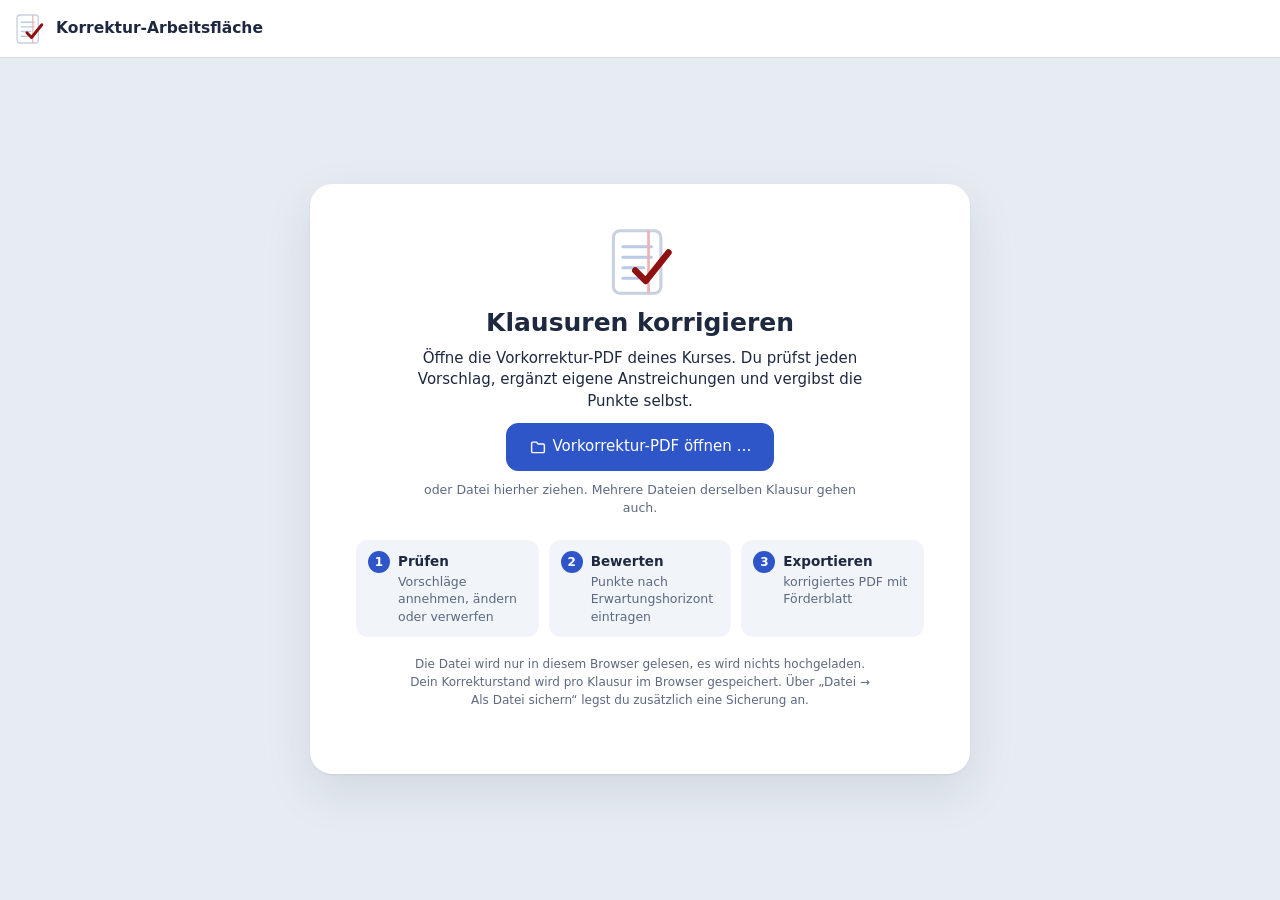
<file: korrekturtest-design/arbeitsflaeche.html>
<!doctype html>
<html lang="de">
<head>
<meta charset="utf-8">
<meta name="viewport" content="width=device-width, initial-scale=1">
<meta name="apple-mobile-web-app-capable" content="yes">
<meta name="mobile-web-app-capable" content="yes">
<title>Korrektur-Arbeitsfläche</title>
<style>
/* ===== Gestaltung: Schreibtisch (hell, kühl), Königsblau als Bedienfarbe, Korrekturrot nur auf dem Papier ===== */
:root{
  --bg:#e7ecf3; --panel:#ffffff; --ink:#1e2940; --muted:#5d6980; --line:#d6dde8; --soft:#f1f4f9; --soft2:#e9eef6;
  --accent:#2e56c9; --accent-ink:#1f3f9e; --accent-soft:#e5ecfc;
  --red:#8f1010; --danger:#b42318; --danger-soft:#fdeceb;
  --ok:#1d8656; --ok-soft:#e2f3ea; --amber:#b26b00; --amber-soft:#fff1d9; --violet:#7048b8; --violet-soft:#efe9fa;
  --grey:#9aa0a6; --sel:rgba(255,214,0,.38); --margin:#efb1b1;
  --f-ui:system-ui,-apple-system,BlinkMacSystemFont,"Segoe UI",Roboto,Helvetica,Arial,sans-serif;
  --f-head:ui-rounded,"SF Pro Rounded","Segoe UI Variable Display",system-ui,-apple-system,"Segoe UI",sans-serif;
  --r-s:8px; --r-m:12px; --r-l:16px;
  --pop:0 10px 30px rgba(30,41,64,.16),0 2px 6px rgba(30,41,64,.08);
}
*{box-sizing:border-box}
html,body{margin:0;height:100%;background:var(--bg);color:var(--ink);font:14px/1.45 var(--f-ui)}
button{font:inherit;cursor:pointer;color:inherit}
:focus-visible{outline:2.5px solid var(--accent);outline-offset:2px;border-radius:6px}
svg.i{width:18px;height:18px;flex:none;fill:none;stroke:currentColor;stroke-width:1.9;stroke-linecap:round;stroke-linejoin:round;vertical-align:-4px}
.sr{position:absolute!important;width:1px;height:1px;overflow:hidden;clip:rect(0 0 0 0);white-space:nowrap}

/* ---------- Kopfzeile ---------- */
body{display:flex;flex-direction:column}
header{flex:none;height:58px;display:flex;align-items:center;gap:14px;padding:0 14px 0 12px;background:var(--panel);border-bottom:1px solid var(--line)}
.brand{display:flex;align-items:center;gap:10px;min-width:0}
.brand .logo{width:34px;height:34px;flex:none}
header h1{font:650 15.5px/1.2 var(--f-head);margin:0;white-space:nowrap;overflow:hidden;text-overflow:ellipsis;max-width:260px}
header .sub{font-size:12px;color:var(--muted);white-space:nowrap}
.spacer{flex:1}
.tool{display:inline-flex;align-items:center;gap:7px;border:1px solid var(--line);background:var(--panel);border-radius:var(--r-s);padding:7px 12px;white-space:nowrap;font-size:13.5px;font-weight:500;color:var(--ink)}
.tool:hover{background:var(--soft)}
.tool.pri{background:var(--accent);border-color:var(--accent);color:#fff}
.tool.pri:hover{background:var(--accent-ink)}
.tool.on{background:var(--accent-soft);border-color:var(--accent);color:var(--accent-ink)}
.saved{display:inline-flex;align-items:center;gap:5px;font-size:12px;color:var(--muted);white-space:nowrap;min-width:120px;justify-content:flex-end}
.saved .i{width:15px;height:15px;color:var(--ok)}
.saved.bad{color:var(--danger)}.saved.bad .i{color:var(--danger)}

/* Kursleiste: ein Chip pro Code */
.codes{display:flex;align-items:center;gap:6px;min-width:0;flex:0 1 auto}
.codes .nav{border:1px solid var(--line);background:var(--panel);border-radius:999px;width:32px;height:32px;padding:0;display:flex;align-items:center;justify-content:center;flex:none;color:var(--muted)}
.codes .nav:hover:not(:disabled){background:var(--soft);color:var(--ink)}
.codes .nav:disabled{opacity:.35;cursor:default}
.codes .strip{display:flex;gap:5px;overflow-x:auto;scrollbar-width:none;max-width:min(46vw,560px);padding:3px 2px;scroll-behavior:smooth}
.codes .strip::-webkit-scrollbar{display:none}
.cchip{position:relative;flex:none;display:flex;align-items:center;gap:6px;border:1px solid var(--line);background:var(--soft);border-radius:999px;padding:4px 11px 4px 6px;font-size:13px;font-weight:600;color:var(--ink)}
.cchip:hover{background:var(--soft2)}
.cchip .ring{width:18px;height:18px;flex:none}
.cchip .ring circle{fill:none;stroke-width:3.2}
.cchip .ring .bg{stroke:var(--line)}.cchip .ring .fg{stroke:var(--accent);stroke-linecap:round;transform:rotate(-90deg);transform-origin:50% 50%}
.cchip.done{background:var(--ok-soft);border-color:#b8dfc9;color:#145e3c}
.cchip.done .ring .fg{stroke:var(--ok)}
.cchip.on{background:var(--panel);border-color:var(--accent);box-shadow:0 0 0 2px var(--accent-soft);color:var(--accent-ink)}
.cchip.on.done{color:#145e3c;border-color:var(--ok);box-shadow:0 0 0 2px var(--ok-soft)}
.codes .csum{font-size:12px;color:var(--muted);white-space:nowrap;margin-left:4px}

/* Menüs */
.menu{position:relative}.menu summary{list-style:none}.menu summary::-webkit-details-marker{display:none}
.menu summary .chev{width:14px;height:14px;opacity:.6;margin-left:-2px}
.menu .pop{position:absolute;right:0;top:calc(100% + 6px);background:var(--panel);border:1px solid var(--line);border-radius:var(--r-m);box-shadow:var(--pop);padding:6px;z-index:20;min-width:250px}
.menu .pop button{display:flex;align-items:center;gap:10px;width:100%;text-align:left;border:0;background:none;padding:9px 10px;border-radius:var(--r-s);font-size:13.5px}
.menu .pop button:hover{background:var(--soft)}
.menu .pop button .i{color:var(--muted)}
.menu .pop hr{border:0;border-top:1px solid var(--line);margin:6px 4px}
.menu .pop .ph{font-size:11.5px;font-weight:600;color:var(--muted);padding:6px 10px 2px}
.menu .pop .danger{background:var(--danger-soft);border-radius:var(--r-s);margin-top:4px;padding:2px}
.menu .pop .danger .ph{color:var(--danger)}
#resetCode,#resetAll{color:var(--danger)}#resetCode .i,#resetAll .i{color:var(--danger)}
.menu .pop kbd{margin-left:auto}
.qbtn{width:38px;justify-content:center;padding:7px 0;font:700 16px var(--f-head);border-radius:999px}
.help .pop{width:min(400px,92vw);max-height:min(76vh,640px);overflow:auto;padding:14px 18px 16px;font-size:13.5px}
.help h4{font:650 14.5px var(--f-head);margin:12px 0 6px}.help h4:first-child{margin-top:2px}
.help .howto{margin:0;padding-left:20px;display:grid;gap:7px;line-height:1.45}
.help .howto li::marker{color:var(--accent);font-weight:700}
.help .hk{font-weight:600;padding:0 6px;border-radius:5px}.help .hk.ok{background:var(--ok-soft);color:#145e3c}.help .hk.no{background:var(--danger-soft);color:var(--danger)}
.help .kbgrid kbd{margin-left:0}
.help .note{margin:4px 0 2px}

/* ---------- Arbeitsbereich ---------- */
main{display:flex;flex:1;min-height:0}
#viewer{flex:1;overflow:auto;padding:0 24px 80px}
.vbar{position:sticky;top:0;z-index:5;display:flex;flex-wrap:wrap;row-gap:8px;column-gap:12px;align-items:center;padding:10px 4px;background:linear-gradient(var(--bg) 82%,rgba(231,236,243,0));font-size:13px;color:var(--muted)}
.tools{display:flex;gap:8px;align-items:center;flex-wrap:wrap}
.seg{display:inline-flex;background:var(--panel);border:1px solid var(--line);border-radius:var(--r-m);padding:3px;gap:2px;box-shadow:0 1px 2px rgba(30,41,64,.05)}
.seg button,.tools .ibtn{display:inline-flex;align-items:center;gap:6px;border:0;background:none;border-radius:9px;padding:6px 11px;font-size:13.5px;font-weight:500;color:var(--ink)}
.seg button:hover{background:var(--soft)}
.seg button.on{background:var(--accent);color:#fff}
.tools .ibtn{background:var(--panel);border:1px solid var(--line);padding:7px 9px;border-radius:var(--r-m)}
.tools .ibtn:disabled{opacity:.4;cursor:default}
.tools .fd{display:none;align-items:center;gap:6px;background:var(--panel);border:1px solid var(--line);border-radius:999px;padding:5px 12px;color:var(--ink);cursor:pointer}
.tools .fd input{accent-color:var(--accent);margin:0}
.vright{margin-left:auto;display:flex;align-items:center;gap:8px}
.zoomctl{display:inline-flex;align-items:center;background:var(--panel);border:1px solid var(--line);border-radius:999px;padding:2px}
.zoomctl button{border:0;background:none;width:30px;height:28px;border-radius:999px;display:flex;align-items:center;justify-content:center;color:var(--ink)}
.zoomctl button:hover{background:var(--soft)}
.zoomctl span{min-width:46px;text-align:center;font-size:12.5px;font-variant-numeric:tabular-nums;color:var(--ink)}
.vmenu .pop{min-width:270px;padding:10px 12px;color:var(--ink)}
.vmenu .pop label{display:flex;align-items:center;gap:8px;padding:5px 0;font-size:13.5px;cursor:pointer}
.vmenu .pop input{accent-color:var(--accent)}
.vmenu .lay{display:block}
.legend{display:grid;grid-template-columns:30px 1fr;gap:7px 10px;align-items:center;font-size:12.5px;color:var(--muted);margin-top:4px}
.legend i{display:block;height:0;border-top:2.6px solid var(--red)}
.legend i.lo{border-top-style:dashed;opacity:.55}.legend i.lu{border-top:2.6px dashed var(--amber)}.legend i.le{border-top:2.6px dashed var(--violet)}.legend i.lr{border-top:2.6px dotted var(--grey)}
#viewer.own .ov{cursor:crosshair}
.page{position:relative;margin:30px auto 26px;background:#fff;border-radius:3px;box-shadow:0 1px 2px rgba(30,41,64,.12),0 8px 24px rgba(30,41,64,.08)}
.page img{display:block;width:100%;height:auto;user-select:none;-webkit-user-drag:none;border-radius:3px}
.page .ov{position:absolute;inset:0;width:100%;height:100%}
.page .lbl{position:absolute;left:2px;top:-22px;font-size:12px;font-weight:600;color:var(--muted)}

/* Anstreichungen auf dem Scan (Korrekturrot bleibt hier) */
svg text{font-family:Helvetica,Arial,sans-serif}
.mk line.u,.mk path.u{stroke-width:2.6;stroke-linecap:round;stroke-linejoin:round;fill:none}
svg line.lead{stroke:var(--red);stroke-width:1.2;stroke-dasharray:3 4;opacity:.55}
.mk line.hit{stroke:transparent;stroke-width:22;cursor:pointer}
.mk text{font-size:18px;cursor:pointer}
.mk text.num{font-size:13px;font-weight:700}
.mk.open line.u,.mk.open path.u{stroke:var(--red);stroke-dasharray:7 5;opacity:.5}
.mk.open text{fill:var(--red);opacity:.6;font-style:italic}
.mk.uns line.u,.mk.uns path.u{stroke:var(--amber);opacity:.85} .mk.uns text{fill:var(--amber);opacity:.9}
.mk.erm line.u,.mk.erm path.u{stroke:var(--violet);opacity:.8} .mk.erm text{fill:var(--violet);opacity:.9}
.mk.acc line.u,.mk.acc path.u{stroke:var(--red)} .mk.acc text{fill:var(--red)}
.mk.rej line.u,.mk.rej path.u{stroke:var(--grey);stroke-dasharray:2 5} .mk.rej text{fill:var(--grey);text-decoration:line-through}
.mk .hk,.mk .bar{fill:none;stroke-width:2.6;stroke-linecap:round;stroke-linejoin:round}
.mk.open .hk,.mk.open .bar{stroke:var(--red);opacity:.5}.mk.open .bar{stroke-dasharray:7 5}
.mk.acc .hk,.mk.acc .bar{stroke:var(--red)}.mk.rej .hk,.mk.rej .bar{stroke:var(--grey)}
.mk text.par{font-size:20px}.mk rect.hitbox{fill:transparent;cursor:pointer}
.mk rect.sel{fill:var(--sel);display:none}.mk.selected rect.sel{display:block}
.mk.selected line.u,.mk.selected path.u,.mk.selected text{opacity:1}
#tmp{stroke:var(--red);stroke-width:2.6}
#ownBtn.on{background:var(--accent);color:#fff;border-color:var(--accent)}

/* ---------- Seitenleiste ---------- */
aside{width:410px;background:var(--panel);border-left:1px solid var(--line);display:flex;flex-direction:column;position:relative}
.grab{display:none}
.tabs{display:flex;gap:4px;padding:10px 12px 0;border-bottom:1px solid var(--line)}
.tabs button{flex:1;display:flex;align-items:center;justify-content:center;gap:7px;border:0;background:none;padding:9px 4px 11px;color:var(--muted);font-weight:500;border-bottom:2.5px solid transparent;margin-bottom:-1px}
.tabs button:hover{color:var(--ink)}
.tabs button.on{color:var(--accent-ink);border-bottom-color:var(--accent);font-weight:650}
.tabs .tc{font-size:11.5px;font-weight:600;background:var(--soft2);color:var(--muted);border-radius:999px;padding:1px 7px;font-variant-numeric:tabular-nums}
.tabs .tc:empty{display:none}
.tabs .tc.hot{background:var(--accent);color:#fff}
.tabs .tc.ok{background:var(--ok-soft);color:#145e3c}
/* Heftrand: die Seitenleiste als Heftseite */
.pane{flex:1;overflow:auto;padding:16px 16px 16px 34px;display:none;background:linear-gradient(90deg,transparent 21px,var(--margin) 21px,var(--margin) 22.5px,transparent 22.5px)}
.pane.on{display:block}
.card{border:1px solid var(--line);border-radius:var(--r-m);padding:14px;margin-bottom:14px;background:#fff}
.card h3{margin:0 0 8px;font:650 15px/1.3 var(--f-head)}
.meta{font-size:12.5px;color:var(--muted);margin-bottom:10px;display:flex;gap:6px;flex-wrap:wrap;align-items:center}
.badge{display:inline-flex;align-items:center;gap:4px;font-size:11.5px;font-weight:500;padding:1px 8px;border-radius:999px;background:var(--soft2);color:var(--ink);white-space:nowrap}
.badge.e{background:var(--violet-soft);color:#4f2f8c}.badge.u{background:var(--amber-soft);color:#7a4a00}
.badge.r{background:var(--accent-soft);color:var(--accent-ink)}.badge.i{background:var(--ok-soft);color:#145e3c}.badge.c{background:var(--soft2);color:var(--muted)}
.badge.s-open{background:var(--soft2);color:var(--ink)}.badge.s-acc{background:var(--ok-soft);color:#145e3c}.badge.s-rej{background:#eceef1;color:#6b7280}
.signs{display:flex;flex-wrap:wrap;gap:5px;margin:6px 0 12px}
.signs button{border:1px solid var(--line);background:var(--panel);border-radius:var(--r-s);padding:5px 0;min-width:40px;font-weight:600;font-size:13.5px}
.signs button:hover{background:var(--soft)}
.signs button.on{background:var(--accent);border-color:var(--accent);color:#fff}
.toggle2{display:inline-flex;background:var(--soft);border-radius:var(--r-s);padding:3px;gap:2px;margin:4px 0 12px}
.toggle2 button{border:0;background:none;border-radius:6px;padding:5px 12px;font-size:13px;color:var(--muted)}
.toggle2 button.on{background:var(--panel);color:var(--ink);font-weight:600;box-shadow:0 1px 2px rgba(30,41,64,.12)}
label.f{display:block;font-size:12.5px;font-weight:600;color:var(--muted);margin:8px 0 4px}
input[type=text],input[type=number],select,textarea{width:100%;border:1px solid var(--line);border-radius:var(--r-s);padding:8px 10px;font:inherit;background:#fff;color:var(--ink)}
input:focus,select:focus,textarea:focus{outline:none;border-color:var(--accent);box-shadow:0 0 0 3px var(--accent-soft)}
textarea{min-height:80px;resize:vertical}
.row{display:flex;gap:8px;margin-top:12px;flex-wrap:wrap;align-items:center}
.btn{display:inline-flex;align-items:center;justify-content:center;gap:6px;border:1px solid var(--line);border-radius:var(--r-s);padding:8px 13px;background:#fff;font-weight:500}
.btn:hover{background:var(--soft)}
.btn.pri{background:var(--accent);border-color:var(--accent);color:#fff}
.btn.pri:hover{background:var(--accent-ink)}
.btn.okb{background:var(--ok);border-color:var(--ok);color:#fff}
.btn.okb:hover{filter:brightness(.94)}
.btn.neg{color:var(--danger);border-color:#f0c4c0;background:#fff}
.btn.neg:hover{background:var(--danger-soft)}
.btn.ghost{border-color:transparent;background:none;color:var(--muted)}
.btn.ghost:hover{background:var(--soft);color:var(--ink)}
.btn.big{padding:12px 22px;font-size:15px;border-radius:var(--r-m)}
.btn small{font:600 10.5px/1 var(--f-ui);opacity:.75;border:1px solid currentColor;border-radius:4px;padding:2px 4px;margin-left:2px}
.btn.pri small,.btn.okb small{border-color:rgba(255,255,255,.6)}
.empty{color:var(--muted);font-size:13px}
.note{font-size:12.5px;color:var(--muted);line-height:1.5}
kbd{font:600 11px ui-monospace,Menlo,monospace;border:1px solid var(--line);border-bottom-width:2px;border-radius:4px;padding:0 5px;background:#fff;color:var(--ink)}

/* Prüfen */
.pstat{display:flex;align-items:center;gap:10px;margin:0 0 12px}
.pstat .pb{flex:1;height:7px;border-radius:99px;background:var(--soft2);overflow:hidden}
.pstat .pb i{display:block;height:100%;background:var(--accent);border-radius:99px;transition:width .25s}
.pstat.done .pb i{background:var(--ok)}
.pstat span{font-size:12.5px;color:var(--muted);white-space:nowrap;font-variant-numeric:tabular-nums}
.ehead{display:flex;align-items:flex-start;justify-content:space-between;gap:10px}
.ehead .lbig{font:650 19px/1.25 var(--f-head);color:var(--red);word-break:break-word}
.ehead .nr{font-size:12px;color:var(--muted);white-space:nowrap;padding-top:4px}
.decide{display:grid;grid-template-columns:1fr 1fr;gap:8px;margin:12px 0 4px}
.decide .btn{padding:10px 8px}
.decide .btn.cur{box-shadow:inset 0 0 0 2px rgba(255,255,255,.55)}
.decide .btn.dim{opacity:.55}
details.edit{border-top:1px solid var(--line);margin-top:12px;padding-top:4px}
details.edit summary,details.more summary,details.kb summary,details.info summary{cursor:pointer;list-style:none;display:flex;align-items:center;gap:6px;font-size:13px;font-weight:600;color:var(--accent-ink);padding:8px 0}
details.edit summary::-webkit-details-marker,details.more summary::-webkit-details-marker,details.kb summary::-webkit-details-marker,details.info summary::-webkit-details-marker{display:none}
details summary .chev{width:15px;height:15px;transition:transform .15s}
details:not(.menu)[open]>summary .chev{transform:rotate(90deg)}
.navrow{display:flex;justify-content:space-between;gap:8px;margin-top:10px}
.orig{font-size:12.5px;color:var(--muted);background:var(--soft);border-radius:var(--r-s);padding:6px 9px;margin-bottom:8px}
.filters{display:flex;gap:6px;margin:4px 0 10px;overflow-x:auto;scrollbar-width:none;padding-bottom:2px}
.filters::-webkit-scrollbar{display:none}
.filters button{flex:none;display:inline-flex;align-items:center;gap:5px;border:1px solid var(--line);background:#fff;border-radius:999px;padding:4px 11px;font-size:12.5px;color:var(--ink)}
.filters button b{font-weight:600;color:var(--muted);font-variant-numeric:tabular-nums}
.filters button.on{background:var(--ink);color:#fff;border-color:var(--ink)}.filters button.on b{color:#c8cfdb}
.list{margin-top:2px}
.lgrp{font-size:11.5px;font-weight:650;color:var(--muted);padding:10px 4px 4px;border-bottom:1px solid var(--line)}
.li{display:grid;grid-template-columns:22px 44px 1fr auto;gap:6px;align-items:center;padding:7px 6px;border-bottom:1px solid var(--soft);cursor:pointer;font-size:13.5px;border-radius:6px}
.li:hover{background:var(--soft)} .li.on{background:#fff6c7}
.li .st{display:flex;align-items:center;justify-content:center}
.li .st .i{width:17px;height:17px}
.li .st .o{width:11px;height:11px;border-radius:50%;border:2px solid var(--red);opacity:.6}
.li .st .o.u{border-color:var(--amber);opacity:1}.li .st .o.e{border-color:var(--violet);opacity:1}
.li.s-rej span:nth-child(3){color:var(--grey);text-decoration:line-through}
.li .pos{color:var(--muted);font-size:12px;font-variant-numeric:tabular-nums}
.ok-c{color:var(--ok)}.rej-c{color:var(--grey)}
.doneCard{text-align:center;padding:20px 16px;background:var(--ok-soft);border-color:#b8dfc9}
.doneCard .big{width:44px;height:44px;color:var(--ok);stroke-width:2.2}
.doneCard h3{margin:6px 0 4px}
.kbgrid{display:grid;grid-template-columns:auto 1fr;gap:6px 10px;font-size:12.5px;color:var(--muted);padding:2px 0 6px}

/* Bewertung */
.eh .intro{margin:0 0 6px}
details.blk{border:1px solid var(--line);border-radius:var(--r-m);margin:0 0 10px;background:#fff}
details.blk>summary{list-style:none;cursor:pointer;display:flex;align-items:center;gap:8px;padding:11px 12px;font:650 14px/1.3 var(--f-head)}
details.blk>summary::-webkit-details-marker{display:none}
details.blk>summary .ts{margin-left:auto;font:600 13px var(--f-ui);font-variant-numeric:tabular-nums}
details.blk>summary .miss{font:500 11.5px var(--f-ui);color:var(--amber);background:var(--amber-soft);border-radius:999px;padding:1px 8px}
details.blk>summary .miss.ok{color:#145e3c;background:var(--ok-soft)}
details.blk .bb{padding:0 12px 8px}
.eh .k{display:grid;grid-template-columns:1fr 64px 34px;gap:8px;align-items:center;padding:8px 0;border-top:1px solid var(--soft);font-size:13.5px}
.eh .k input{width:64px;padding:6px 7px;text-align:right;font-variant-numeric:tabular-nums}
.eh .k input:placeholder-shown{background:var(--soft)}
.eh .k input.bad{border-color:var(--danger);background:var(--danger-soft)}
.eh .k>span:nth-child(3){color:var(--muted);font-variant-numeric:tabular-nums}
.eh .hint{grid-column:1/-1;font-size:12px;color:var(--muted);margin-top:-2px}
.asp{grid-column:1/-1;margin:2px 0 4px 6px;font-size:12.5px}.asum{color:var(--muted);margin-bottom:3px}
.ar{display:grid;grid-template-columns:28px 1fr;gap:4px;padding:2px 4px;border-radius:5px}.ar[data-jump]{cursor:pointer}.ar[data-jump]:hover{background:var(--soft)}
.ar b{color:var(--red)}.ar.no{color:var(--grey)}.ar.no b{color:var(--grey)}.ar.vo span{color:var(--muted)}.ar i{font-style:italic;color:var(--muted)}
.sum{position:sticky;bottom:-16px;background:#fff;border:1px solid var(--line);border-radius:var(--r-m);box-shadow:0 -6px 16px rgba(30,41,64,.06);padding:10px 4px;margin:14px 0 0;display:grid;grid-template-columns:repeat(4,1fr);gap:6px;text-align:center}
.sum div{font-size:11.5px;color:var(--muted)}.sum b{display:block;font:650 18px/1.3 var(--f-head);color:var(--ink);font-variant-numeric:tabular-nums}
.sum div:last-child b{color:var(--accent-ink)}

/* Förderung */
.hbar{display:grid;grid-template-columns:1fr 120px 26px;gap:8px;align-items:center;font-size:13px;margin:5px 0}
.hbar .t{height:8px;background:var(--soft2);border-radius:4px;overflow:hidden}.hbar .t i{display:block;height:100%;background:var(--red);opacity:.8}
.hbar b{text-align:right;font-variant-numeric:tabular-nums}
.fl{margin:8px 0 10px;border-top:1px solid var(--line)}
.fr{display:grid;grid-template-columns:1fr auto 30px;gap:8px;align-items:center;padding:9px 2px;border-bottom:1px solid var(--soft);font-size:13.5px}
.fr small{display:block;color:var(--muted);font-size:12px;margin-top:2px}
.fr .cnt{font-size:12.5px;color:var(--muted);text-align:right;font-variant-numeric:tabular-nums}
.chips{display:flex;gap:4px}
.chip{position:relative;border:1px solid var(--line);background:#fff;border-radius:999px;padding:4px 10px;font-size:12px;color:var(--ink)}
.chip:hover{background:var(--soft)}
.chip.on{background:var(--accent);border-color:var(--accent);color:#fff}
.chip.reco::after{content:"★";position:absolute;top:-7px;right:-4px;font-size:11px;color:#c58a00;background:#fff;border-radius:50%;width:15px;height:15px;line-height:15px;text-align:center;box-shadow:0 0 0 1px var(--line)}
.recohint{display:inline-flex;align-items:center;gap:4px}.recohint::before{content:"★";color:#c58a00}
.chk{font-size:13px;display:flex;gap:8px;align-items:center;cursor:pointer}.chk input{accent-color:var(--accent);width:16px;height:16px;margin:0}

/* Start */
body:not(.loaded) .nd{display:none}
body.noinhalt .lay,body.noinhalt [data-own="haken"],body.noinhalt [data-own="rand"]{display:none}
#printSummary{display:none}
#start{display:none;position:fixed;inset:58px 0 0 0;background:var(--bg);z-index:30;align-items:center;justify-content:center;overflow:auto;padding:24px}
#start .drop{background:#fff;border:2px dashed transparent;border-radius:22px;padding:38px 44px 30px;text-align:center;max-width:660px;box-shadow:0 1px 2px rgba(30,41,64,.08),0 18px 48px rgba(30,41,64,.1);transition:border-color .15s,background .15s}
#start .drop.over{border-color:var(--accent);background:#f5f8ff}
#start .hero{width:76px;height:76px;margin:0 auto 8px;display:block}
#start h2{margin:0 0 8px;font:650 25px/1.2 var(--f-head)}
#start p{margin:10px auto;max-width:460px}
#start .lead{font-size:15px;color:var(--ink)}
#start .small{font-size:12px}
#start .err{color:var(--danger);font-size:13px;min-height:1em}
.steps{list-style:none;display:grid;grid-template-columns:repeat(3,1fr);gap:10px;padding:0;margin:22px 0 6px;text-align:left;counter-reset:s}
.steps li{counter-increment:s;background:var(--soft);border-radius:var(--r-m);padding:12px 12px 12px 42px;position:relative;font-size:12.5px;color:var(--muted);line-height:1.4}
.steps li::before{content:counter(s);position:absolute;left:12px;top:11px;width:22px;height:22px;border-radius:50%;background:var(--accent);color:#fff;font:700 12px/22px var(--f-ui);text-align:center}
.steps b{display:block;color:var(--ink);font-size:13.5px;margin-bottom:2px}
.recent{margin:18px 0 0;text-align:left}
.recent h4{font:600 12.5px var(--f-ui);color:var(--muted);margin:0 0 6px}
.recent .rc{display:flex;justify-content:space-between;gap:10px;padding:8px 12px;border-radius:var(--r-s);background:var(--soft);margin-bottom:5px;font-size:13px}
.recent .rc span{color:var(--muted);white-space:nowrap}

/* Meldungen */
#toast{position:fixed;left:50%;bottom:22px;transform:translateX(-50%);background:var(--ink);color:#fff;padding:11px 18px;border-radius:var(--r-m);font-size:13.5px;max-width:560px;display:none;z-index:50;box-shadow:var(--pop)}
#fatal{display:none;position:fixed;inset:0;background:rgba(231,236,243,.97);z-index:60;align-items:center;justify-content:center}
#fatal .card{max-width:520px}

/* ---------- Touch & Stift ---------- */
#viewer{-webkit-user-select:none;user-select:none}
.page{touch-action:pan-x pan-y}
#viewer.fdraw .page{touch-action:none}
.page img,.page svg{-webkit-touch-callout:none}
body.noinhalt #ownMenu{display:none}
svg path.ink{fill:none;stroke:var(--red);stroke-width:3;stroke-linecap:round;stroke-linejoin:round;pointer-events:none}
#viewer.erase svg.ov{cursor:cell}
.qpop{position:absolute;z-index:4;background:#fff;border:1px solid var(--line);border-radius:var(--r-l);box-shadow:var(--pop);padding:10px;width:min(330px,90vw);font-size:13px}
.qpop .qlab{font:650 17px/1.25 var(--f-head);color:var(--red);margin:0 2px 2px}
.qpop .qmeta{font-size:12px;color:var(--muted);margin:0 2px}
.qpop .qrow{display:flex;gap:6px;flex-wrap:wrap;margin-top:8px}
.qpop button{flex:0 0 auto;display:inline-flex;align-items:center;justify-content:center;gap:5px;white-space:nowrap;border:1px solid var(--line);background:#fff;border-radius:var(--r-s);padding:7px 12px;min-width:44px;font-size:14px;font-weight:500}
.qpop button:hover{background:var(--soft)}
.qpop button.qa{background:var(--ok);border-color:var(--ok);color:#fff;flex:1 0 auto}
.qpop button.qa:hover{filter:brightness(.94)}
.qpop button.qr{color:var(--danger);border-color:#f0c4c0;background:#fff;flex:1 0 auto}
.qpop button.qr:hover{background:var(--danger-soft)}
.qpop button.on{background:var(--accent);border-color:var(--accent);color:#fff}
.qpop .signs{margin:8px 0 0}
.qpop .signs button{padding:6px 0;min-width:44px;font-weight:600}
.qpop input{margin-top:8px}
.qpad{margin-top:8px;border:1px solid var(--line);border-radius:var(--r-s);position:relative;
  background:linear-gradient(transparent 61px,#c9d3e3 61px,#c9d3e3 62px,transparent 62px) #fffdf6}
.qpad canvas{display:block;width:100%;height:90px;touch-action:none;cursor:crosshair}
.qpad .qph{position:absolute;left:8px;top:5px;font-size:11.5px;color:var(--muted);pointer-events:none}
.mk path.cink{fill:none;stroke:var(--red);stroke-width:1.8;stroke-linecap:round;stroke-linejoin:round}
.mk.rej path.cink{stroke:var(--grey)}
@media (any-pointer:coarse){
  .tools .fd{display:inline-flex}
  .tool,.btn{min-height:44px}
  .seg button{min-height:40px;padding:6px 12px}
  .tools .ibtn{min-height:44px;min-width:44px;justify-content:center}
  .signs button{min-height:42px;min-width:46px}
  .li{padding:12px 6px}
  .filters button,.chip{padding:8px 13px}
  .mk line.hit{stroke-width:44}
  .codes .nav{height:42px;width:42px}
  .cchip{padding:8px 13px 8px 8px}
  .zoomctl button{width:40px;height:38px}
  .menu .pop button{padding:12px 10px}
  .qpop button{padding:10px 12px}
  .toggle2 button{padding:9px 14px}
}
@media (max-width:1180px){
  aside{width:350px}
  header .sub,.codes .csum{display:none}
  .seg .tl{display:none}
  .seg button{padding:7px 10px}
}
@media (max-width:900px){
  header{gap:8px;padding:0 8px}
  header h1{max-width:150px;font-size:14px}
  .brand .logo{width:28px;height:28px}
  .codes .strip{max-width:none;flex:1 1 auto;min-width:0}
  .codes{flex:1 1 0;min-width:0}
  .spacer{display:none}
  .hide-s{display:none}
  .saved{min-width:0}.saved .st{display:none}
  main{flex-direction:column}
  #viewer{padding:0 8px 24px}
  aside{width:auto;height:38vh;border-left:0;border-top:1px solid var(--line);border-radius:18px 18px 0 0;box-shadow:0 -8px 24px rgba(30,41,64,.1);transition:height .2s ease;margin-top:-10px;z-index:6}
  aside.open{height:72vh}
  aside.min{height:96px}
  .grab{display:block;border:0;background:none;height:18px;width:100%;padding:0;flex:none}
  .grab::before{content:"";display:block;width:44px;height:5px;border-radius:99px;background:#c4ccd8;margin:8px auto 0}
  .tabs{padding-top:0}
}
@media (min-width:901px){aside{height:auto!important}}
@media (prefers-reduced-motion:reduce){*{transition:none!important;scroll-behavior:auto!important}}
@media print{
  @page{size:A4;margin:0}
  html,body{background:#fff;height:auto}
  body{display:block}
  .qpop{display:none!important}
  header,aside,.page .lbl,.vbar,#icons{display:none!important}
  main{display:block;height:auto}
  #viewer{padding:0;overflow:visible}
  .page{width:210mm!important;height:297mm;margin:0;box-shadow:none;border-radius:0;page-break-after:always;break-after:page}
  .mk.open,.mk.rej{display:none}
  .mk rect.sel{display:none!important}
  #printSummary{display:block;padding:18mm 18mm;font-size:11pt}
  #toast,#fatal{display:none!important}
  #printSummary table{border-collapse:collapse;width:100%;margin-top:6mm}
  #printSummary td,#printSummary th{border-bottom:1px solid #ccc;padding:4px 6px;text-align:left}
  #printSummary td.n{text-align:right;white-space:nowrap}
}
</style>
</head>
<body>
<svg id="icons" width="0" height="0" style="position:absolute" aria-hidden="true">
  <symbol id="i-select" viewBox="0 0 24 24"><path d="M6 3.5l12.5 7-5.6 1.6-2.4 5.4z"/><path d="M13 12.2l4.5 5.3"/></symbol>
  <symbol id="i-underline" viewBox="0 0 24 24"><path d="M7 4v6a5 5 0 0 0 10 0V4"/><path d="M4.5 20.5h15"/></symbol>
  <symbol id="i-pen" viewBox="0 0 24 24"><path d="M15.5 4.5l4 4L9 19H5v-4z"/><path d="M13.5 6.5l4 4"/></symbol>
  <symbol id="i-eraser" viewBox="0 0 24 24"><path d="M4.5 15.5l9.5-9.5 5.5 5.5-8 8H8.5z"/><path d="M9 11l5.5 5.5"/><path d="M12 19.5h8"/></symbol>
  <symbol id="i-undo" viewBox="0 0 24 24"><path d="M9 14.5L4.5 10 9 5.5"/><path d="M4.5 10h10a5.5 5.5 0 0 1 0 11H11"/></symbol>
  <symbol id="i-file" viewBox="0 0 24 24"><path d="M6.5 3h7.5l5 5v13h-12.5z"/><path d="M14 3v5h5"/></symbol>
  <symbol id="i-open" viewBox="0 0 24 24"><path d="M3.5 7.5V18a1.5 1.5 0 0 0 1.5 1.5h14a1.5 1.5 0 0 0 1.5-1.5V9.5A1.5 1.5 0 0 0 19 8h-7l-2-2.5H5A1.5 1.5 0 0 0 3.5 7z"/></symbol>
  <symbol id="i-save" viewBox="0 0 24 24"><path d="M12 4v11"/><path d="M7.5 10.5L12 15l4.5-4.5"/><path d="M5 19.5h14"/></symbol>
  <symbol id="i-load" viewBox="0 0 24 24"><path d="M12 15.5v-11"/><path d="M7.5 9L12 4.5 16.5 9"/><path d="M5 19.5h14"/></symbol>
  <symbol id="i-reset" viewBox="0 0 24 24"><path d="M4.5 12a7.5 7.5 0 1 0 2.2-5.3"/><path d="M4.5 4.5v4h4"/></symbol>
  <symbol id="i-pdf" viewBox="0 0 24 24"><path d="M6.5 3h7.5l5 5v6"/><path d="M6.5 3v18h6"/><path d="M14 3v5h5"/><path d="M18 16v5.5"/><path d="M15.5 19l2.5 2.5 2.5-2.5"/></symbol>
  <symbol id="i-print" viewBox="0 0 24 24"><path d="M7 9V3.5h10V9"/><rect x="3.5" y="9" width="17" height="8" rx="1.5"/><path d="M7 14h10v6.5H7z"/></symbol>
  <symbol id="i-eye" viewBox="0 0 24 24"><path d="M2.5 12S6 5.5 12 5.5 21.5 12 21.5 12 18 18.5 12 18.5 2.5 12 2.5 12z"/><circle cx="12" cy="12" r="3"/></symbol>
  <symbol id="i-check" viewBox="0 0 24 24"><path d="M5 12.5l4.5 4.5L19 7"/></symbol>
  <symbol id="i-x" viewBox="0 0 24 24"><path d="M6.5 6.5l11 11M17.5 6.5l-11 11"/></symbol>
  <symbol id="i-left" viewBox="0 0 24 24"><path d="M14.5 6l-6 6 6 6"/></symbol>
  <symbol id="i-right" viewBox="0 0 24 24"><path d="M9.5 6l6 6-6 6"/></symbol>
  <symbol id="i-down" viewBox="0 0 24 24"><path d="M6 9.5l6 6 6-6"/></symbol>
  <symbol id="i-minus" viewBox="0 0 24 24"><path d="M6 12h12"/></symbol>
  <symbol id="i-plus" viewBox="0 0 24 24"><path d="M12 6v12M6 12h12"/></symbol>
  <symbol id="i-cloud" viewBox="0 0 24 24"><path d="M5 12.5l4.5 4.5L19 7"/></symbol>
  <symbol id="i-warn" viewBox="0 0 24 24"><path d="M12 4l9 16H3z"/><path d="M12 10v4.5M12 17.2v.3"/></symbol>
  <symbol id="i-mark" viewBox="0 0 24 24"><path d="M4 18.5c3-1 5-1 8 0s5 1 8 0"/><path d="M12 15V4.5M8.5 8l3.5-3.5L15.5 8"/></symbol>
  <symbol id="logo" viewBox="0 0 40 40"><rect x="6" y="3.5" width="25" height="33" rx="3.5" fill="#fff" stroke="#c7d1e0" stroke-width="1.6"/><path d="M11 12h15M11 17.5h15M11 23h11M11 28.5h8" stroke="#b9c9e6" stroke-width="1.6" stroke-linecap="round"/><path d="M24.5 3.5v33" stroke="#efb1b1" stroke-width="1.4"/><path d="M17.5 24.5l5.5 5.5 12-15" fill="none" stroke="#8f1010" stroke-width="3.4" stroke-linecap="round" stroke-linejoin="round"/></symbol>
</svg>
<header>
  <div class="brand"><svg class="logo"><use href="#logo"/></svg><div><h1 id="ktitleMain">Korrektur-Arbeitsfläche</h1><div class="sub" id="ktitle"></div></div></div>
  <div class="codes nd" id="codes"></div>
  <div class="spacer"></div>
  <span class="saved nd" id="saved" role="status"></span>
  <details class="menu nd" id="ownMenu"><summary class="tool" id="ownBtn">✎ Anstreichen ▾</summary>
    <div class="pop"><button data-own="sprache">Sprache: Wort unterstreichen <kbd>E</kbd></button><button data-own="haken">Inhalt: Haken im Text <kbd>H</kbd></button><button data-own="rand">Inhalt: Randstrich ziehen <kbd>R</kbd></button></div></details>
  <details class="menu nd" id="standMenu"><summary class="tool" title="Datei und Korrekturstand"><svg class="i"><use href="#i-file"/></svg><span class="hide-s">Datei</span><svg class="i chev"><use href="#i-down"/></svg></summary>
    <div class="pop"><button id="openBtn" title="Vorkorrektur-PDF öffnen"><svg class="i"><use href="#i-open"/></svg>Vorkorrektur-PDF öffnen …</button><hr>
    <div class="ph">Korrekturstand</div>
    <button id="exportBtn"><svg class="i"><use href="#i-save"/></svg>Als Datei sichern …</button><button id="importBtn"><svg class="i"><use href="#i-load"/></svg>Aus Datei laden …</button>
    <div class="danger"><div class="ph">Zurücksetzen (nicht rückgängig zu machen)</div>
    <button id="resetCode"><svg class="i"><use href="#i-reset"/></svg>Diesen Code zurücksetzen</button><button id="resetAll"><svg class="i"><use href="#i-reset"/></svg>Ganze Klausur zurücksetzen</button></div></div></details>
  <details class="menu nd help" id="helpMenu"><summary class="tool qbtn" title="Hilfe und Tastenkürzel (?)" aria-label="Hilfe">?</summary>
    <div class="pop">
      <h4>So korrigierst du</h4>
      <ol class="howto">
        <li><b>Vorschlag antippen</b> – im Schnellmenü <span class="hk ok">Annehmen</span>, <span class="hk no">Verwerfen</span> oder „Ändern“. Danach springt es zum nächsten offenen Vorschlag.</li>
        <li><b>Eigene Anstreichung</b> – Werkzeug „Unterstreichen“, Wort unterstreichen, Korrekturzeichen antippen, Positivkorrektur optional.</li>
        <li><b>Freihand</b> – freie Anmerkungen. Sie kommen ins PDF, zählen aber nicht für Bewertung und Förderblatt.</li>
        <li><b>Bewertung</b> – Punkte eintragen. <b>Förderung</b> – Übungen prüfen. Dann <b>PDF exportieren</b>.</li>
      </ol>
      <h4>Am iPad</h4>
      <p class="note">Der Stift zeichnet, der Finger scrollt, zwei Finger zoomen. Ohne Stift „Finger zeichnet“ einschalten. Die Seitenleiste lässt sich am Griff größer und kleiner ziehen.</p>
      <h4>Tastenkürzel</h4>
      <div class="kbgrid">
        <span><kbd>N</kbd></span><span>nächster offener Vorschlag</span><span><kbd>↵</kbd></span><span>annehmen</span><span><kbd>X</kbd></span><span>verwerfen</span>
        <span><kbd>←</kbd> <kbd>→</kbd></span><span>vorherige / nächste Anstreichung</span><span><kbd>E</kbd></span><span>Unterstreichen</span><span><kbd>F</kbd></span><span>Freihand</span>
        <span><kbd>Strg</kbd>+<kbd>Z</kbd></span><span>Freihand rückgängig</span><span><kbd>Esc</kbd></span><span>Auswahl und Werkzeug aufheben</span><span><kbd>?</kbd></span><span>diese Hilfe</span></div>
      <p class="note">Die Farben auf dem Scan erklärt die Legende unter „Ansicht“.</p>
    </div></details>
  <details class="menu nd" id="pdfMenu"><summary class="tool pri"><svg class="i"><use href="#i-pdf"/></svg><span class="hide-s">PDF exportieren</span><span class="sr">PDF exportieren</span></summary>
    <div class="pop"><button id="pdfOne"><svg class="i"><use href="#i-pdf"/></svg>Dieser Code</button><button id="pdfAll"><svg class="i"><use href="#i-pdf"/></svg>Alle Codes (eine Datei)</button><hr><button id="printBtn"><svg class="i"><use href="#i-print"/></svg>Drucken …</button></div></details>
  <input type="file" id="openFile" accept=".pdf,application/pdf" multiple hidden>
  <input type="file" id="importFile" accept=".json" hidden>
</header>
<main>
  <div id="viewer"><div class="vbar">
    <span class="tools nd" id="tools">
      <span class="seg" role="toolbar" aria-label="Werkzeuge">
        <button data-m="" class="on" title="Auswählen: Vorschlag antippen (Esc)"><svg class="i"><use href="#i-select"/></svg><span class="tl">Auswählen</span></button><button data-m="sprache" title="Wort unterstreichen, dann Zeichen antippen (E)"><svg class="i"><use href="#i-underline"/></svg><span class="tl">Unterstreichen</span></button><button data-m="ink" title="Freihand schreiben (F)"><svg class="i"><use href="#i-pen"/></svg><span class="tl">Freihand</span></button><button data-m="erase" title="Freihand-Striche löschen"><svg class="i"><use href="#i-eraser"/></svg><span class="tl">Radierer</span></button>
      </span>
      <button class="ibtn" id="undoBtn" title="Freihand rückgängig (Strg+Z)" disabled><svg class="i"><use href="#i-undo"/></svg><span class="sr">Rückgängig</span></button>
      <label class="fd" title="Ohne Stift: Finger zeichnet statt zu scrollen"><input type="checkbox" id="finger"> Finger zeichnet</label>
    </span>
    <span class="vright nd">
      <span class="zoomctl" title="Zoom (auch mit zwei Fingern)"><button id="zOut" aria-label="Verkleinern"><svg class="i"><use href="#i-minus"/></svg></button><span id="zVal">80 %</span><button id="zIn" aria-label="Vergrößern"><svg class="i"><use href="#i-plus"/></svg></button><input type="range" class="sr" id="zoom" min="40" max="200" value="80" tabindex="-1" aria-hidden="true"></span>
      <details class="menu vmenu" id="viewMenu"><summary class="tool" title="Ansicht und Legende"><svg class="i"><use href="#i-eye"/></svg><span class="hide-s">Ansicht</span></summary>
        <div class="pop">
          <span class="lay"><label><input type="checkbox" id="showS" checked> Sprachliche Anstreichungen</label><label><input type="checkbox" id="showI" checked> Inhaltliche Anmerkungen</label></span>
          <label><input type="checkbox" id="showRej"> Verworfene Vorschläge zeigen</label>
          <hr>
          <div class="legend"><i class="lo"></i><span>offener Vorschlag</span><i class="lu"></i><span>offen, Lesung unsicher</span><i class="le"></i><span>offen, Ermessensfrage</span><i class="la"></i><span>angenommen oder eigene</span><i class="lr"></i><span>verworfen</span></div>
        </div></details>
    </span>
  </div><div id="pages"></div></div>
  <aside id="side">
    <button class="grab" id="grab" aria-label="Seitenleiste vergrößern oder verkleinern"></button>
    <div class="tabs"><button data-t="pruefen" class="on">Prüfen <span class="tc" id="tcP"></span></button><button data-t="bewertung">Bewertung <span class="tc" id="tcB"></span></button><button data-t="fehlerbild">Förderung</button></div>
    <div class="pane on" id="pane-pruefen">
      <div id="pstat"></div>
      <div id="editor"></div>
      <div class="filters" id="filters"></div>
      <div class="list" id="list"></div>
    </div>
    <div class="pane eh" id="pane-bewertung"></div>
    <div class="pane" id="pane-fehlerbild"></div>
  </aside>
</main>
<div id="printSummary"></div>
<div id="toast" role="status"></div>
<div id="start"><div class="drop" id="drop">
  <svg class="hero"><use href="#logo"/></svg>
  <h2>Klausuren korrigieren</h2>
  <p class="lead">Öffne die Vorkorrektur-PDF deines Kurses. Du prüfst jeden Vorschlag, ergänzt eigene Anstreichungen und vergibst die Punkte selbst.</p>
  <p><button class="btn pri big" id="startOpen"><svg class="i"><use href="#i-open"/></svg>Vorkorrektur-PDF öffnen …</button></p>
  <p class="note">oder Datei hierher ziehen. Mehrere Dateien derselben Klausur gehen auch.</p>
  <ol class="steps"><li><b>Prüfen</b>Vorschläge annehmen, ändern oder verwerfen</li><li><b>Bewerten</b>Punkte nach Erwartungshorizont eintragen</li><li><b>Exportieren</b>korrigiertes PDF mit Förderblatt</li></ol>
  <div class="recent" id="recent"></div>
  <p class="note small">Die Datei wird nur in diesem Browser gelesen, es wird nichts hochgeladen. Dein Korrekturstand wird pro Klausur im Browser gespeichert. Über „Datei → Als Datei sichern“ legst du zusätzlich eine Sicherung an.</p>
  <p class="err" id="startErr"></p>
</div></div>
<div id="fatal"><div class="card"><h3>Die Arbeitsfläche konnte nicht starten</h3><p class="note" id="fatalMsg"></p>
<p class="note">Meist liegt das an einem beschädigten gespeicherten Stand. Er wird beim Zurücksetzen als Datei gesichert, falls möglich.</p>
<div class="row"><button class="btn pri" id="fatalReset">Gespeicherten Stand zurücksetzen und neu starten</button></div></div></div>

<script id="data" type="application/json">/*DATA*/</script>
<script>
'use strict';
let D = null, STORE = '', S = null, cur = null;
try { const t = document.getElementById('data').textContent.trim(); if (t && t !== '/*DATA*/') D = JSON.parse(t); } catch(e){ D = null; }
const SIGNS = ['R','G','W','A','Sb','St','Z','Präp','Wdh','Г'];
const FONT = '18px Helvetica, Arial, sans-serif', LH = 21, NUMW = 14, GAP = 16;
const $ = s => document.querySelector(s);
const esc = s => String(s).replace(/[&<>"]/g, c => ({'&':'&amp;','<':'&lt;','>':'&gt;','"':'&quot;'}[c]));
const ctx = document.createElement('canvas').getContext('2d'); ctx.font = FONT;
const tw = s => ctx.measureText(s).width;

// ---------- Zustand ----------
function fresh(){ return normalize({ v:1, codes:{}, log:[] }); }
function normalize(s){
  if (!s || s.v !== 1 || typeof s.codes !== 'object' || !s.codes) return null;
  if (!Array.isArray(s.log)) s.log = [];
  D.codes.forEach(c => { const x = s.codes[c.code] = (s.codes[c.code] && typeof s.codes[c.code] === 'object') ? s.codes[c.code] : {};
    x.dec = (x.dec && typeof x.dec === 'object') ? x.dec : {};
    x.own = Array.isArray(x.own) ? x.own.filter(o => o && Array.isArray(o.segs) && o.segs.length && o.page < c.pages.length) : [];
    x.ink = Array.isArray(x.ink) ? x.ink.filter(o => o && Array.isArray(o.pts) && o.pts.length && o.page < c.pages.length) : [];
    x.pts = (x.pts && typeof x.pts === 'object') ? x.pts : {}; x.kommentar = typeof x.kommentar === 'string' ? x.kommentar : '';
    const f = x.foerder = (x.foerder && typeof x.foerder === 'object') ? x.foerder : {}; f.manual = !!f.manual; f.sel = Array.isArray(f.sel) ? f.sel : []; f.aktiv = f.aktiv !== false; f.loesung = f.loesung !== false; });
  return s;
}
function load(){ try { return normalize(JSON.parse(localStorage.getItem(STORE))); } catch(e){ return null; } }
function save(){ try { localStorage.setItem(STORE, JSON.stringify(S)); setSaved(true); } catch(e){ setSaved(false); } }
function setSaved(ok, txt){ const el = $('#saved'); el.classList.toggle('bad', !ok);
  el.innerHTML = ok ? `<svg class="i"><use href="#i-check"/></svg><span class="st">${txt || 'Gespeichert ' + new Date().toLocaleTimeString('de-DE',{hour:'2-digit',minute:'2-digit'})}</span>`
                    : `<svg class="i"><use href="#i-warn"/></svg><span>Nicht gespeichert – bitte „Datei → Als Datei sichern“</span>`; }
function log(id, action, before, after){ S.log.push({ t:new Date().toISOString(), code:cur.code, id, action, before, after }); }

const codeData = () => D.codes.find(c => c.code === cur.code);
const cs = () => S.codes[cur.code];
function items(code){
  const c = D.codes.find(x => x.code === (code||cur.code)), st = S.codes[c.code];
  const a = c.sug.map(s => { const d = st.dec[s.id] || {}; const segs = d.gap === true ? s.segs.slice(-1).map(toGap) : d.gap === false ? s.segs.map(x => x[4] === 'gap' ? [x[0] - 30, x[0] + 8, x[2], x[3]] : x) : s.segs;
    return Object.assign({}, s, { src:'claude', status:d.status||'open', sign:d.sign??s.sign, corr:d.corr??s.corr, cink:d.cink||null, muster:d.muster??s.muster, segs, orig:s }); });
  const ci = (c.inhalt || []).map(s => { const d = st.dec[s.id] || {};
    return Object.assign({}, s, { src:'claude', layer:'inhalt', status:d.status||'open', sign:d.sign??s.sign, corr:d.corr??s.corr, aspect:d.aspect??s.aspect, orig:s }); });
  const b = st.own.map(o => Object.assign({ src:'rob', status:'acc', conf:'sicher', layer:'sprache' }, o));
  return a.concat(ci, b).sort((x,y) => x.page-y.page || x.line-y.line || x.segs[0][0]-y.segs[0][0]);
}
const final = it => it.status === 'acc';
const isI = it => it.layer === 'inhalt';
const vis = it => !cur.show || cur.show[isI(it) ? 'inhalt' : 'sprache'];
const CX = 1080, ISIGNS = { haken: ['✓', '(✓)'], rand: ['f', 'too vague', 'evidence', 'Wdh', '?'] };
const labelI = it => it.kind === 'haken' ? `${it.sign}${it.aspect ? ' ' + it.aspect : ''}` : (it.sign || '?') + (it.corr ? ': ' + it.corr : '');
const anyLabel = it => isI(it) ? labelI(it) : label(it);
function aspectText(id){ for (const t of D.eh) for (const k of t.krit) for (const a of (k.aspekte || [])) if (a.id === id) return a.t; return ''; }
const label = it => (it.sign || '?') + (it.corr ? ' (' + it.corr + ')' : it.cink ? ' (✎)' : '') + (it.status==='open' && it.conf==='unsicher' ? ' ?' : '');

// ---------- Seiten ----------
function renderPages(){
  const v = $('#pages'); v.innerHTML = '';
  codeData().pages.forEach((p, i) => {
    const d = document.createElement('div'); d.className = 'page'; d.dataset.i = i;
    d.innerHTML = `<div class="lbl">Code ${esc(cur.code)} · Blatt ${i+1}</div><img src="${p.img}" alt="Blatt ${i+1}"><svg class="ov" viewBox="0 0 ${p.w} ${p.h}" preserveAspectRatio="none"></svg>`;
    v.appendChild(d);
  });
  applyZoom(); drawMarks();
}
function applyZoom(){ document.querySelectorAll('.page').forEach(p => p.style.width = (9.5 * $('#zoom').value) + 'px'); $('#zVal').textContent = $('#zoom').value + ' %'; }

function inhaltLayout(p, its){
  const haken = [], rand = [], occ = []; let last = -1;
  its.filter(i => i.kind === 'haken').forEach(it => haken.push({ it, x: it.x, y: it.y, half: it.sign === '(✓)' }));
  its.filter(i => i.kind === 'rand').sort((a, b) => a.y0 - b.y0).forEach(it => {
    let bx = CX; for (let k = it.lines[0]; k <= it.lines[1]; k++) if (p.edges[k] && p.edges[k][1] + 14 > bx) bx = p.edges[k][1] + 14;
    const tx = bx + 9, w = Math.max(90, p.w - tx - 10), lines = wrap(labelI(it), w);
    const top = Math.max(it.y0 + 2, last + 3);
    const L = lines.map((t, i) => ({ x: tx, y: top + (i + 0.8) * LH, txt: t }));
    last = top + lines.length * LH; occ.push([it.y0, Math.max(it.y1, last)]);
    rand.push({ it, bx, y0: it.y0, y1: Math.max(it.y1, it.y0 + LH), L, w: Math.max(...lines.map(tw)) });
  });
  return { haken, rand, occ };
}
function layout(p, its, occ){
  // Randnotizen: Spalte am Korrekturrand; ragt Schülerschrift in den Rand, rückt die Notiz nach rechts
  // oder – wenn dort zu wenig Platz ist – nach unten auf den nächsten freien Platz (mit Verbindungslinie).
  const byLine = {}; its.forEach(it => (byLine[it.line] = byLine[it.line] || []).push(it));
  const notes = {}, nums = {}, leaders = []; let lastBottom = -1;
  const MINW = 150, right = (y0, y1) => { let e = p.side === 'L' ? p.lt : p.rt;
    for (let kk = 1; kk < p.lines.length; kk++){ const ky0 = p.lines[kk] - 52, ky1 = p.lines[kk] + 8;
      if (ky1 > y0 && ky0 < y1 && p.edges[kk]) e = p.side === 'L' ? Math.min(e, p.edges[kk][0]) : Math.max(e, p.edges[kk][1]); } return e; };
  Object.keys(byLine).map(Number).sort((a,b)=>a-b).forEach(k => {
    const g = byLine[k].sort((x,y) => x.segs[0][0]-y.segs[0][0]), multi = g.length > 1;
    const hand = it => it.cink && !it.corr ? it.cink : null;
    const ents = g.map((it, i) => ({ it, num: multi ? String(i+1) : '', txt: hand(it) ? (it.sign || '?') : label(it), ink: hand(it) }));
    const ew = e => e.ink ? tw(e.txt + ' (') + inkW(e.ink) + tw(')') : tw(e.txt);
    const total = ents.reduce((s,e) => s + ew(e) + (e.num?NUMW:0), 0) + GAP*(ents.length-1);
    const want = p.lines[k] - 6 - 0.8*LH;
    let top = Math.max(want, lastBottom + 3), edge, avail, oneLine, tries = 0;
    for (;;){
      const h = (multi && total > 0 ? Math.max(1, ents.length) : 1) * LH;
      edge = right(top, top + h); avail = p.side === 'L' ? edge - 22 : p.w - edge - 22;
      if (avail >= MINW || tries > 6) break;
      top = p.lines[Math.min(p.lines.length - 1, k + 1 + tries)] - 6 - 0.8*LH; top = Math.max(top, lastBottom + 3); tries++;
    }
    avail = Math.max(avail, 120);
    // Inhaltsspalte weiter rechts: Sprachnotiz schmaler umbrechen statt zu überlappen
    const hh = (multi ? ents.length : 1) * LH;
    if (p.side !== 'L' && occ && occ.some(([a, b]) => a < top + hh + LH && b > top)){ const ac = CX - 14 - (edge + 16); if (ac >= 90) avail = Math.min(avail, ac); }
    if (top - want > LH * 0.6){ const s = g[g.length-1].segs[0]; leaders.push({ x1: s[1] + 4, y1: s[2], x2: p.side === 'L' ? edge - 12 : edge + 12, y2: top + 0.5*LH, ids: g.map(x => x.id) }); }
    oneLine = !multi && ew(ents[0]) <= avail || multi && total <= avail;
    if (oneLine){
      let x = p.side === 'L' ? edge - 16 - total : edge + 16;
      ents.forEach(e => { notes[e.it.id] = [{ x, y: top + 0.8*LH, txt:e.txt, num:e.num, ink:e.ink, w:ew(e) }]; x += ew(e) + (e.num?NUMW:0) + GAP; });
      lastBottom = top + LH;
    } else {
      ents.forEach(e => {
        (e.ink ? [e.txt] : wrap(e.txt, avail - NUMW)).forEach((ln, li) => {
          const w = (e.ink ? ew(e) : tw(ln)) + (e.num?NUMW:0), x = p.side === 'L' ? edge - 16 - w : edge + 16;
          (notes[e.it.id] = notes[e.it.id] || []).push({ x, y: top + (li+0.8)*LH, txt:ln, num: li===0 ? e.num : '', indent: li>0 && e.num ? NUMW : 0, ink:e.ink, w: e.ink ? ew(e) : 0 });
          lastBottom = top + (li+1)*LH;
        });
        top = lastBottom + 3;
      });
    }
    ents.forEach(e => nums[e.it.id] = e.num);
  });
  return { notes, nums, leaders };
}
// Lücken-Markierung (fehlendes/überflüssiges Zeichen, Einfügung): kurzer Strich mit Haken in der Lücke
function gapPath(s){ const x0 = s[0], x1 = s[1], y = s[2]; return `M${x0} ${y-9} L${x0} ${y} L${x1} ${y} L${x1} ${y-9}`; }
function drawMarks(){
  const showRej = $('#showRej').checked, all = items();
  codeData().pages.forEach((p, pi) => {
    const svg = document.querySelector(`.page[data-i="${pi}"] svg`); if (!svg) return;
    const vis_ = all.filter(it => it.page === pi && (it.status !== 'rej' || showRej) && vis(it));
    const inh = vis_.filter(isI), its = vis_.filter(i => !isI(i));
    const IL = inhaltLayout(p, inh);
    const { notes, nums, leaders } = layout(p, its, IL.occ);
    let html = leaders.map(l => `<line class="lead" x1="${l.x1}" y1="${l.y1}" x2="${l.x2}" y2="${l.y2}"/>`).join('');
    its.forEach(it => {
      const cls = 'mk ' + it.status + (it.status==='open' && it.conf==='unsicher' ? ' uns' : '') + (it.status==='open' && it.conf==='ermessen' ? ' erm' : '') + (cur.sel===it.id ? ' selected' : '');
      let g = `<g class="${cls}" data-id="${it.id}">`;
      const ns = notes[it.id] || [], num = nums[it.id];
      it.segs.forEach(s => { g += `<rect class="sel" x="${s[0]-4}" y="${s[2]-34}" width="${s[1]-s[0]+8}" height="42" rx="4"/>`; });
      ns.forEach(n => { const w = (n.w || tw(n.txt)) + (n.num?NUMW:0) + (n.indent||0); g += `<rect class="sel" x="${n.x-4}" y="${n.y-17}" width="${w+8}" height="${LH+2}" rx="4"/>`; });
      it.segs.forEach((s, j) => {
        g += (s[4] === 'gap' ? `<path class="u" d="${gapPath(s)}"/>` : `<line class="u" x1="${s[0]}" y1="${s[2]}" x2="${s[1]}" y2="${s[2]}"/>`) + `<line class="hit" x1="${s[0]}" y1="${s[2]-12}" x2="${s[1]}" y2="${s[2]-12}"/>`;
        if (num && j===0) g += `<text class="num" x="${s[1]+3}" y="${s[2]-3}">${num}</text>`;
      });
      ns.forEach(n => {
        if (n.num) g += `<text class="num" x="${n.x}" y="${n.y-4}">${n.num}</text>`;
        const tx = n.x + (n.num?NUMW:0) + (n.indent||0), ta = n.ink ? tw(n.txt + ' (') : 0;
        g += n.ink ? `<text x="${tx}" y="${n.y}">${esc(n.txt + ' (')}</text><path class="cink" d="${inkNote(n.ink, tx + ta, n.y)}"/><text x="${tx + ta + inkW(n.ink)}" y="${n.y}">)</text>`
                   : `<text x="${tx}" y="${n.y}">${esc(n.txt)}</text>`;
      });
      html += g + '</g>';
    });
    const cls = it => 'mk ' + it.status + (cur.sel===it.id ? ' selected' : '');
    IL.haken.forEach(h => { html += `<g class="${cls(h.it)}" data-id="${h.it.id}"><rect class="sel" x="${h.x-14}" y="${h.y-30}" width="${h.half?50:36}" height="42" rx="4"/>
      <path class="hk" d="M${h.x} ${h.y-8} l6 8 l14 -22"/>${h.half ? `<text class="par" x="${h.x-10}" y="${h.y+1}">(</text><text class="par" x="${h.x+21}" y="${h.y+1}">)</text>` : ''}
      <rect class="hitbox" x="${h.x-10}" y="${h.y-28}" width="40" height="34"/></g>`; });
    IL.rand.forEach(r => { html += `<g class="${cls(r.it)}" data-id="${r.it.id}"><rect class="sel" x="${r.bx-8}" y="${r.y0-4}" width="${r.w+26}" height="${Math.max(r.y1 - r.y0, r.L.length*LH) + 8}" rx="4"/>
      <line class="bar" x1="${r.bx}" y1="${r.y0}" x2="${r.bx}" y2="${r.y1}"/>${r.L.map(l => `<text x="${l.x}" y="${l.y}">${esc(l.txt)}</text>`).join('')}
      <rect class="hitbox" x="${r.bx-8}" y="${r.y0}" width="${r.w+26}" height="${Math.max(r.y1 - r.y0, r.L.length*LH)}"/></g>`; });
    svg.innerHTML = inkSvg(pi) + html + '<line id="tmp" x1="0" y1="0" x2="0" y2="0" style="display:none"/><path id="tmpInk" class="ink" d=""/>';
  });
  renderPop();
}
function wrap(t, w){ const ws = t.split(' '), out = []; let c = '';
  ws.forEach(x => { const n = c ? c + ' ' + x : x; if (tw(n) <= w || !c) c = n; else { out.push(c); c = x; } }); out.push(c); return out; }

// ---------- Kopf ----------
function renderCodes(){
  $('#ktitleMain').textContent = D.klausur.titel; $('#ktitle').textContent = 'Korrektur-Arbeitsfläche · ' + D.klausur.datum;
  const st = D.codes.map(c => { const its = items(c.code).filter(i => i.src==='claude'); return { c: c.code, n: its.length, d: its.filter(i => i.status!=='open').length }; });
  const me = st.find(x => x.c === cur.code), i = D.codes.findIndex(c => c.code === cur.code);
  const fertig = st.filter(x => x.d === x.n).length, C = 2 * Math.PI * 6.2;
  const ring = x => `<svg class="ring" viewBox="0 0 18 18"><circle class="bg" cx="9" cy="9" r="6.2"/><circle class="fg" cx="9" cy="9" r="6.2" stroke-dasharray="${((x.n ? x.d / x.n : 0) * C).toFixed(1)} ${C.toFixed(1)}"/></svg>`;
  const old = $('#strip'), sl = old ? old.scrollLeft : 0;
  $('#codes').innerHTML = `<button class="nav" data-step="-1" ${i <= 0 ? 'disabled' : ''} title="Vorheriger Code" aria-label="Vorheriger Code"><svg class="i"><use href="#i-left"/></svg></button>
    <div class="strip" id="strip">${st.map(x => `<button class="cchip${x.c===cur.code?' on':''}${x.d===x.n?' done':''}" data-code="${esc(x.c)}" title="Code ${esc(x.c)}: ${x.d} von ${x.n} Vorschlägen entschieden">${x.d===x.n ? '<svg class="i" style="width:16px;height:16px"><use href="#i-check"/></svg>' : ring(x)}${esc(x.c)}</button>`).join('')}</div>
    <button class="nav" data-step="1" ${i >= D.codes.length - 1 ? 'disabled' : ''} title="Nächster Code" aria-label="Nächster Code"><svg class="i"><use href="#i-right"/></svg></button>
    <span class="csum">${fertig} von ${st.length} fertig</span>`;
  const sp = $('#strip'), on = sp.querySelector('.on'); sp.scrollLeft = sl;
  if (on){ const l = on.offsetLeft - sp.offsetLeft; if (l < sp.scrollLeft || l + on.offsetWidth > sp.scrollLeft + sp.clientWidth) sp.scrollLeft = l - sp.clientWidth / 2 + on.offsetWidth / 2; }
  const open = me.n - me.d, tc = $('#tcP'); tc.textContent = me.n ? (open || '✓') : ''; tc.className = 'tc ' + (open ? 'hot' : 'ok');
  remember(fertig, st.length);
}
// Zuletzt bearbeitete Klausuren (nur Titel und Fortschritt, für den Startbildschirm)
const RECENT = 'korrektur-ws-recent';
function remember(f, n){ try { let r = JSON.parse(localStorage.getItem(RECENT) || '[]'); if (!Array.isArray(r)) r = [];
  const prev = r.find(x => x.k === STORE); if (prev && prev.f === f && prev.n === n && Date.now() - prev.ts < 6e5) return;
  r = r.filter(x => x.k !== STORE); r.unshift({ k: STORE, t: D.klausur.titel, n, f, ts: Date.now() }); localStorage.setItem(RECENT, JSON.stringify(r.slice(0, 4))); } catch(_){} }
function renderRecent(){ let r = []; try { r = JSON.parse(localStorage.getItem(RECENT) || '[]'); } catch(_){}
  if (!Array.isArray(r) || !r.length) return;
  $('#recent').innerHTML = `<h4>Zuletzt bearbeitet – öffne die PDF erneut, dein Stand ist gespeichert</h4>` + r.slice(0, 3).map(x =>
    `<div class="rc"><b>${esc(x.t)}</b><span>${x.f} von ${x.n} fertig · ${new Date(x.ts).toLocaleDateString('de-DE', { day:'numeric', month:'numeric' })}</span></div>`).join(''); }
function gotoCode(code){ cur.code = code; cur.sel = null; renderPages(); refresh(); renderEH(); if (cur.tab === 'fehlerbild') renderFB(); }
// ---------- Prüfen ----------
const KB = `<p class="note" style="margin:12px 0 0">Hilfe und Tastenkürzel: <button class="btn ghost" id="openHelp" style="padding:2px 10px;font-weight:700">?</button></p>`;
const stTxt = s => ({ open:'offen', acc:'angenommen', rej:'verworfen' }[s]);
const stBadge = (it, changed) => `<span class="badge s-${it.status}">${it.status==='acc' ? '<svg class="i" style="width:13px;height:13px"><use href="#i-check"/></svg>' : ''}${stTxt(it.status)}${changed?', geändert':''}</span>`;
function renderEditor(){
  const it = items().find(i => i.id === cur.sel), ed = $('#editor');
  if (!it){
    const all = items(), open = all.filter(i => i.status==='open' && vis(i)).length, any = all.some(i => i.src==='claude');
    if (!open && any){
      const nx = D.codes.map(c => c.code).find(c => c !== cur.code && items(c).some(i => i.src==='claude' && i.status==='open'));
      ed.innerHTML = `<div class="card doneCard"><svg class="i big"><use href="#i-check"/></svg><h3>Code ${esc(cur.code)} ist durchgesehen</h3>
        <p class="note">Alle Vorschläge sind entschieden. Trag jetzt die Punkte unter „Bewertung“ ein${nx ? ' oder mach mit dem nächsten Code weiter' : ''}.</p>
        <div class="row" style="justify-content:center">${nx ? `<button class="btn pri" id="goCode" data-c="${esc(nx)}">Weiter mit Code ${esc(nx)}</button>` : ''}<button class="btn" id="goEH">Zur Bewertung</button></div></div>`;
      const g = $('#goCode'); if (g) g.onclick = () => gotoCode(g.dataset.c);
      $('#goEH').onclick = () => document.querySelector('.tabs [data-t="bewertung"]').click(); return;
    }
    ed.innerHTML = `<div class="card"><h3>${open ? `${open} ${open===1 ? 'Vorschlag wartet' : 'Vorschläge warten'} auf dich` : 'Nichts ausgewählt'}</h3>
      <p class="note">Tippe eine Anstreichung im Scan oder in der Liste an. Im Schnellmenü an der Stelle nimmst du sie an, verwirfst oder änderst sie.</p>
      ${open ? `<div class="row"><button class="btn pri" id="goNext">Ersten offenen Vorschlag zeigen <small>N</small></button></div>` : ''}${KB}</div>`;
    const b = $('#goNext'); if (b) b.onclick = () => nextOpen();
    const hb = $('#openHelp'); if (hb) hb.onclick = e => { e.stopPropagation(); $('#helpMenu').open = true; }; return; }
  const all = items(), idx = all.indexOf(all.find(i => i.id===it.id));
  const st = stTxt(it.status);
  if (isI(it)) return renderEditorInhalt(it, idx, all, st);
  const changed = it.src==='claude' && (it.sign!==it.orig.sign || it.corr!==it.orig.corr || !!it.cink);
  const own = it.src === 'rob', editOpen = own && !it.sign || (renderEditor.editOpen ?? false);
  ed.innerHTML = `<div class="card">
    <div class="ehead"><div class="lbig">${esc(label(it))}</div><span class="nr">${idx+1} / ${all.length}</span></div>
    <div class="meta">Blatt ${it.page+1}, Zeile ${it.line}
      ${own ? '<span class="badge r">eigene Anstreichung</span>' : it.conf==='unsicher' ? '<span class="badge u">Lesung unsicher</span>' : it.conf==='ermessen' ? '<span class="badge e">Ermessensfrage</span>' : ''}
      ${own ? '' : stBadge(it, changed)}</div>
    ${!own && changed ? `<div class="orig">Ursprünglicher Vorschlag: ${esc(it.orig.sign + (it.orig.corr?' ('+it.orig.corr+')':''))}</div>` : ''}
    <div class="decide">
      <button class="btn okb${it.status==='acc' && !own ? ' cur' : ''}" id="acc"><svg class="i"><use href="#i-check"/></svg>${own ? 'Fertig' : 'Annehmen'}<small>↵</small></button>
      ${own ? `<button class="btn neg" id="del"><svg class="i"><use href="#i-x"/></svg>Löschen</button>`
            : `<button class="btn neg${it.status==='rej' ? ' cur' : ''}" id="rej"><svg class="i"><use href="#i-x"/></svg>Verwerfen<small>X</small></button>`}
    </div>
    <details class="edit"${editOpen ? ' open' : ''}><summary><svg class="i chev"><use href="#i-right"/></svg>Zeichen, Positivkorrektur, Fehlermuster</summary>
      <label class="f">Korrekturzeichen</label>
      <div class="signs">${SIGNS.map(s => `<button data-s="${esc(s)}" class="${s===it.sign?'on':''}">${esc(s)}</button>`).join('')}</div>
      <label class="f">Markierung</label>
      <div class="toggle2"><button data-g="0" class="${isGap(it)?'':'on'}">Unterstreichung</button><button data-g="1" class="${isGap(it)?'on':''}">Lücke (fehlt / Einfügung)</button></div>
      <label class="f" for="corr">Positivkorrektur</label>
      <input type="text" id="corr" value="${esc(it.corr||'')}" placeholder="z.B. effects  ·  Streichung: -">${it.cink ? '<div class="note">✎ Positivkorrektur handschriftlich – Tippen ersetzt sie</div>' : ''}
      <label class="f" for="muster">Fehlermuster (für Förderblatt und Kursstatistik)</label>
      <select id="muster"><option value="">–</option>${Object.entries(D.muster).map(([k,v]) => `<option value="${k}" ${k===it.muster?'selected':''}>${esc(v)}</option>`).join('')}</select>
      ${own ? '' : `<div class="row"><button class="btn ghost" id="reset"><svg class="i"><use href="#i-reset"/></svg>Entscheidung zurücksetzen</button></div>`}
    </details>
    <div class="navrow"><button class="btn ghost" id="prev"><svg class="i"><use href="#i-left"/></svg>Vorheriger</button><button class="btn" id="nxt">Nächster offener <small>N</small></button></div>
  </div>`;
  const de = ed.querySelector('details.edit'); de.ontoggle = () => { if (!(own && !it.sign)) renderEditor.editOpen = de.open; };
  ed.querySelectorAll('.signs button[data-s]').forEach(b => b.onclick = () => edit(it, { sign:b.dataset.s }));
  ed.querySelectorAll('.toggle2 button[data-g]').forEach(b => b.onclick = () => setGap(it, b.dataset.g === '1'));
  $('#corr').oninput = e => edit(it, { corr:e.target.value, cink:null }, true);
  $('#corr').onkeydown = e => { if (e.key==='Enter'){ e.preventDefault(); decide(it.id,'acc'); } };
  $('#muster').onchange = e => edit(it, { muster:e.target.value });
  $('#acc').onclick = () => decide(it.id, 'acc');
  if ($('#rej')) $('#rej').onclick = () => decide(it.id, 'rej');
  if ($('#reset')) $('#reset').onclick = () => { log(it.id,'zurückgesetzt'); delete cs().dec[it.id]; refresh(); };
  if ($('#del')) $('#del').onclick = () => { log(it.id,'gelöscht', snap(it)); cs().own = cs().own.filter(o => o.id!==it.id); cur.sel=null; refresh(); };
  $('#prev').onclick = () => step(-1); $('#nxt').onclick = () => nextOpen();
}
const snap = it => isI(it) ? ({ sign:it.sign, corr:it.corr, aspect:it.aspect }) : ({ sign:it.sign, corr:it.corr, muster:it.muster, hand: !!it.cink });
function aspectOptions(sel){
  return '<option value="">– kein EH-Aspekt –</option>' + D.eh.map(t => t.krit.filter(k => k.aspekte).map(k =>
    `<optgroup label="${esc(t.teil)}: ${esc(k.t)}">${k.aspekte.map(a => `<option value="${a.id}" ${a.id===sel?'selected':''}>${esc(a.t)}</option>`).join('')}</optgroup>`).join('')).join('');
}
function renderEditorInhalt(it, idx, all, st){
  const ed = $('#editor'), own = it.src==='rob', changed = !own && (it.sign!==it.orig.sign || it.corr!==it.orig.corr || it.aspect!==it.orig.aspect);
  ed.innerHTML = `<div class="card">
    <div class="ehead"><div class="lbig">${esc(labelI(it))}</div><span class="nr">${idx+1} / ${all.length}</span></div>
    <div class="meta">Blatt ${it.page+1}, ${it.kind === 'rand' ? `Zeile ${it.lines[0]}${it.lines[1] !== it.lines[0] ? '–' + it.lines[1] : ''}` : `Zeile ${it.line}`}
      <span class="badge i">Inhalt</span>${own ? '<span class="badge r">eigene Anmerkung</span>' : stBadge(it, changed)}</div>
    ${changed ? `<div class="orig">Ursprünglicher Vorschlag: ${esc(labelI(it.orig))}</div>` : ''}
    <div class="decide">
      <button class="btn okb${it.status==='acc' && !own ? ' cur' : ''}" id="acc"><svg class="i"><use href="#i-check"/></svg>${own ? 'Fertig' : 'Annehmen'}<small>↵</small></button>
      ${own ? `<button class="btn neg" id="del"><svg class="i"><use href="#i-x"/></svg>Löschen</button>`
            : `<button class="btn neg${it.status==='rej' ? ' cur' : ''}" id="rej"><svg class="i"><use href="#i-x"/></svg>Verwerfen<small>X</small></button>`}
    </div>
    <label class="f">${it.kind === 'haken' ? 'Haken im Text' : 'Randanmerkung'}</label>
    <div class="signs">${ISIGNS[it.kind].map(s => `<button data-s="${esc(s)}" class="${s===it.sign?'on':''}">${esc(s)}</button>`).join('')}</div>
    ${it.kind === 'rand' ? `<label class="f" for="corr">Kurzkommentar (optional)</label><input type="text" id="corr" value="${esc(it.corr||'')}" placeholder="z.B. which function?">` : ''}
    <label class="f" for="aspect">Aspekt im Erwartungshorizont</label>
    <select id="aspect">${aspectOptions(it.aspect)}</select>
    ${own ? '' : `<div class="row"><button class="btn ghost" id="reset"><svg class="i"><use href="#i-reset"/></svg>Entscheidung zurücksetzen</button></div>`}
    <div class="navrow"><button class="btn ghost" id="prev"><svg class="i"><use href="#i-left"/></svg>Vorheriger</button><button class="btn" id="nxt">Nächster offener <small>N</small></button></div>
  </div>`;
  ed.querySelectorAll('.signs button[data-s]').forEach(b => b.onclick = () => edit(it, { sign:b.dataset.s }));
  if ($('#corr')){ $('#corr').oninput = e => edit(it, { corr:e.target.value, cink:null }, true); $('#corr').onkeydown = e => { if (e.key==='Enter'){ e.preventDefault(); decide(it.id,'acc'); } }; }
  $('#aspect').onchange = e => edit(it, { aspect:e.target.value });
  $('#acc').onclick = () => decide(it.id, 'acc');
  if ($('#rej')) $('#rej').onclick = () => decide(it.id, 'rej');
  if ($('#reset')) $('#reset').onclick = () => { log(it.id,'zurückgesetzt'); delete cs().dec[it.id]; refresh(); };
  if ($('#del')) $('#del').onclick = () => { log(it.id,'gelöscht', snap(it)); cs().own = cs().own.filter(o => o.id!==it.id); cur.sel=null; refresh(); };
  $('#prev').onclick = () => step(-1); $('#nxt').onclick = () => nextOpen();
}
const isGap = it => it.segs.some(s => s[4] === 'gap');
function toGap(s){ return [s[1] - 8, s[1] + 18, s[2], s[3], 'gap']; }
function setGap(it, on){
  if (it.src === 'rob'){ const o = cs().own.find(x => x.id === it.id); o.segs = on ? o.segs.slice(-1).map(toGap) : o.segs.map(s => s[4] === 'gap' ? [s[0] - 30, s[0] + 8, s[2], s[3]] : s); }
  else { const d = cs().dec[it.id] = cs().dec[it.id] || { status:'open' }; const origGap = it.orig.segs.some(s => s[4] === 'gap');
    if (on === origGap) delete d.gap; else d.gap = on; }
  save(); drawMarks(); renderEditor();
}
function edit(it, ch, quiet){
  if (it.src === 'rob'){ Object.assign(cs().own.find(o => o.id===it.id), ch); }
  else { const d = cs().dec[it.id] = cs().dec[it.id] || { status:'open' }; Object.assign(d, ch); }
  save(); drawMarks(); renderList(); if (!quiet) renderEditor();
}
function decide(id, status){
  const it = items().find(i => i.id===id); if (!it) return;
  if (it.src==='claude'){
    const d = cs().dec[id] = cs().dec[id] || {}; d.status = status;
    const changed = it.sign!==it.orig.sign || it.corr!==it.orig.corr || !!it.cink || (isI(it) && it.aspect!==it.orig.aspect);
    log(id, status==='acc' ? (changed?'geändert':'angenommen') : 'verworfen', snap(it.orig), status==='acc'?snap(it):null);
  }
  save(); nextOpen(true);
}
function nextOpen(fromDecision){
  const all = items(), i0 = all.findIndex(i => i.id===cur.sel);
  const nx = all.slice(i0+1).concat(all.slice(0, Math.max(i0,0))).find(i => i.status==='open' && vis(i));
  cur.sel = nx ? nx.id : (fromDecision ? cur.sel : null); refresh(); if (nx) scrollTo(nx.id);
}
function step(d){ const all = items(), i = all.findIndex(x => x.id===cur.sel); const n = all[Math.min(all.length-1, Math.max(0, i + d))]; if (n){ cur.sel=n.id; refresh(); scrollTo(n.id); } }
function scrollTo(id){ const el = document.querySelector(`.mk[data-id="${id}"] .u, .mk[data-id="${id}"] .hk, .mk[data-id="${id}"] .bar`); if (!el) return;
  const r = el.getBoundingClientRect(), v = $('#viewer'), vr = v.getBoundingClientRect();
  if (r.top < vr.top + 80 || r.bottom > vr.bottom - 80) v.scrollBy({ top: r.top - vr.top - vr.height/3, behavior:'smooth' }); }

function renderList(){
  const F = { alle:'Alle', open:'Offen', sprache:'Sprache', inhalt:'Inhalt', check:'Ermessen / unsicher', rob:'Eigene', rej:'Verworfen' };
  if (document.body.classList.contains('noinhalt')){ delete F.sprache; delete F.inhalt; }
  const base = items(), test = (k, i) => k==='alle' || (k==='open' && i.status==='open') || (k==='check' && i.conf!=='sicher')
     || (k==='rob' && i.src==='rob') || (k==='rej' && i.status==='rej') || (k==='sprache' && !isI(i)) || (k==='inhalt' && isI(i));
  $('#filters').innerHTML = Object.entries(F).map(([k,v]) => { const n = base.filter(i => test(k, i)).length;
    if (!n && !['alle','open'].includes(k) && cur.filter !== k) return '';
    return `<button data-f="${k}" class="${cur.filter===k?'on':''}">${v}${k==='alle' ? '' : ` <b>${n}</b>`}</button>`; }).join('');
  const cl = base.filter(i => i.src==='claude'), dn = cl.filter(i => i.status!=='open').length;
  $('#pstat').innerHTML = cl.length ? `<div class="pstat${dn===cl.length?' done':''}"><div class="pb"><i style="width:${100*dn/cl.length}%"></i></div><span>${dn} von ${cl.length} entschieden</span></div>` : '';
  const all = base.filter(i => test(cur.filter, i));
  const icon = it => it.status==='acc' ? '<svg class="i ok-c"><use href="#i-check"/></svg>' : it.status==='rej' ? '<svg class="i rej-c"><use href="#i-x"/></svg>'
     : `<span class="o${it.conf==='unsicher' ? ' u' : it.conf==='ermessen' ? ' e' : ''}" title="offen"></span>`;
  const multi = codeData().pages.length > 1; let pg = -1;
  $('#list').innerHTML = all.length ? all.map(it => { let h = '';
      if (multi && it.page !== pg){ pg = it.page; h = `<div class="lgrp">Blatt ${pg+1}</div>`; }
      return h + `<div class="li s-${it.status} ${cur.sel===it.id?'on':''}" data-id="${it.id}"><span class="st">${icon(it)}</span><span class="pos">Z. ${it.line}</span><span>${esc(anyLabel(it))}</span>
     <span>${isI(it)?'<span class="badge i">Inhalt</span> ':''}${it.src==='rob'?'<span class="badge r">eigene</span>':it.conf==='ermessen'?'<span class="badge e">Ermessen</span>':it.conf==='unsicher'?'<span class="badge u">unsicher</span>':''}</span></div>`; }).join('')
     : '<p class="empty">Keine Einträge in diesem Filter.</p>';
}

// ---------- Bewertung ----------
function counts(){ const c = {}; items().filter(i => final(i) && !isI(i)).forEach(i => c[i.sign] = (c[i.sign]||0) + 1); return c; }
function renderEH(){
  const pts = cs().pts, cnt = counts();
  const closed = renderEH.closed = renderEH.closed || new Set();
  let h = `<details class="info"><summary><svg class="i chev"><use href="#i-right"/></svg>Hinweise zur Bewertung</summary><p class="note intro">Die Punkte vergibst du. Bei den Inhaltskriterien siehst du, welche EH-Aspekte gefunden wurden (Klick springt zur Stelle), bei der Sprachrichtigkeit die Zahl der Anstreichungen. Beides sind Hinweise, keine Punktvorschläge.</p></details>`;
  D.eh.forEach((t, ti) => {
    h += `<details class="blk" data-b="${ti}"${closed.has(ti) ? '' : ' open'}><summary><svg class="i chev"><use href="#i-right"/></svg>${esc(t.teil)}<span class="miss" id="tm${ti}"></span><span class="ts" id="ts${ti}"></span></summary><div class="bb">`;
    t.krit.forEach(k => {
      h += `<div class="k"><span>${esc(k.t)}${k.bonus?' <span class="badge">Bonus</span>':''}</span><input type="number" min="0" max="${k.max}" step="0.5" data-k="${k.id}" value="${pts[k.id] ?? ''}" placeholder="–" aria-label="Punkte: ${esc(k.t)}"><span>/ ${k.max}</span>`;
      if (k.zeichen) h += `<div class="hint">Angestrichen: ${k.zeichen.map(z => `${esc(z)} ${cnt[z]||0}`).join(' · ')}</div>`;
      if (k.aspekte){ const A = aspectStatus(), rows = k.aspekte.map(a => ({ a, s: A[a.id] }));
        const full = rows.filter(r => r.s && r.s.sign === '✓').length, half = rows.filter(r => r.s && r.s.sign === '(✓)').length;
        h += `<div class="asp"><div class="asum">${k.soll ? `${full} ✓${half ? ` · ${half} (✓)` : ''} gefunden – gefordert: ${k.soll}` : `Aspekte: ${full} ✓${half ? ` · ${half} (✓)` : ''} von ${rows.length}`}</div>` +
          rows.filter(r => r.s || !k.soll).map(r => `<div class="ar ${r.s ? (r.s.status === 'acc' ? 'ok' : 'vo') : 'no'}" ${r.s ? `data-jump="${r.s.id}"` : ''}>
            <b>${r.s ? r.s.sign : '–'}</b><span>${esc(r.a.t)}${r.s && r.s.status !== 'acc' ? ' <i>(Vorschlag)</i>' : ''}${!r.s ? ' <i>nicht gefunden</i>' : ''}</span></div>`).join('') + `</div>`; }
      h += `</div>`;
    });
    h += `</div></details>`;
  });
  h += `<label class="f" style="margin-top:14px" for="komm">Kommentar für die Schülerin / den Schüler</label><textarea id="komm">${esc(cs().kommentar||'')}</textarea>`;
  h += `<div class="sum"><div>Inhalt<b id="sI">–</b></div><div>Sprache<b id="sS">–</b></div><div>Gesamt<b id="sG">–</b></div><div>Note<b id="sN">–</b></div></div>`;
  $('#pane-bewertung').innerHTML = h;
  $('#pane-bewertung').querySelectorAll('input[data-k]').forEach(inp => inp.oninput = () => {
    const v = inp.value === '' ? null : Number(inp.value), max = Number(inp.max);
    inp.classList.toggle('bad', v !== null && (v < 0 || v > max));
    if (v === null) delete cs().pts[inp.dataset.k]; else cs().pts[inp.dataset.k] = v;
    save(); sums();
  });
  $('#komm').oninput = e => { cs().kommentar = e.target.value; save(); };
  $('#pane-bewertung').querySelectorAll('details.blk').forEach(d => d.ontoggle = () => { const b = Number(d.dataset.b); d.open ? closed.delete(b) : closed.add(b); });
  $('#pane-bewertung').querySelectorAll('[data-jump]').forEach(el => el.onclick = () => { cur.sel = el.dataset.jump; drawMarks(); renderEditor(); renderList(); scrollTo(cur.sel); });
  sums();
}
function aspectStatus(code){
  const out = {}, rank = it => (it.status === 'acc' ? 2 : 0) + (it.sign === '✓' ? 1 : 0);
  items(code).filter(i => isI(i) && i.kind === 'haken' && i.aspect && i.status !== 'rej').forEach(it => {
    const o = out[it.aspect]; if (!o || rank(it) > o.r) out[it.aspect] = { id: it.id, sign: it.sign, status: it.status, r: rank(it) }; });
  return out;
}
function maxima(){ let I = 0, S_ = 0; D.eh.forEach(t => { if (t.sprache) S_ += t.max; else I += t.max; }); return { I, S: S_ }; }
function totals(code){
  const pts = S.codes[code||cur.code].pts; let I = 0, Sp = 0, filled = 0, n = 0;
  const per = D.eh.map(t => { let s = 0; t.krit.forEach(k => { n++; if (pts[k.id] != null){ filled++; s += Math.min(pts[k.id], k.max); } }); s = Math.min(s, t.max); if (t.sprache) Sp += s; else I += s; return s; });
  const G = I + Sp, note = D.schluessel.find(([n, min]) => G >= min)[0];
  return { I, Sp, G, note, per, complete: filled === n - 1 || filled === n };
}
function sums(){
  const T = totals(), P_ = cs().pts; D.eh.forEach((t, i) => { const el = $('#ts'+i); if (el) el.textContent = T.per[i] + ' / ' + t.max;
    const m = $('#tm'+i); if (m){ const n = t.krit.filter(k => !k.bonus && P_[k.id] == null).length; m.textContent = n ? n + ' offen' : '✓'; m.classList.toggle('ok', !n); } });
  const tb = $('#tcB'); if (tb){ const any = Object.keys(P_).length; tb.textContent = any ? (T.complete ? 'Note ' + T.note : T.G + ' P.') : ''; tb.className = 'tc' + (any && T.complete ? ' ok' : ''); }
  const MX = maxima(); $('#sI').textContent = T.I + '/' + MX.I; $('#sS').textContent = T.Sp + '/' + MX.S; $('#sG').textContent = T.G + '/' + (MX.I + MX.S);
  $('#sN').textContent = Object.keys(cs().pts).length ? T.note : '–';
}

// ---------- Fehlerbild ----------
const POOL = () => D.pool || {};
const EX = () => { const m = {}; Object.entries(POOL()).forEach(([k, t]) => (t.uebungen || []).forEach(u => m[u.id] = Object.assign({ muster: k }, u))); return m; };
function musterCounts(code){ const m = {}; items(code).filter(i => i.status !== 'rej').forEach(i => { if (i.muster) m[i.muster] = (m[i.muster]||0) + 1; }); return m; }
function density(code){ const c = D.codes.find(x => x.code === code), n = items(code).filter(i => i.status !== 'rej' && !isI(i)).length; return c.woerter ? 100 * n / c.woerter : null; }
function levelFor(code, k){
  const d = density(code), n = musterCounts(code)[k] || 0;
  if (d == null) return 'Basis'; if (d >= 8) return 'Basis'; if (d < 4) return 'Vertiefung'; return n >= 4 ? 'Basis' : 'Vertiefung';
}
function recommended(code){
  const m = musterCounts(code), P = POOL();
  const top = Object.entries(m).filter(([k]) => P[k]).sort((a, b) => ((a[0]==='RS') - (b[0]==='RS')) || (b[1] - a[1])).slice(0, 3).map(([k]) => k);
  return top.map(k => { const lv = levelFor(code, k); const u = (P[k].uebungen || []).find(x => x.niveau === lv) || P[k].uebungen[0]; return u.id; });
}
function selection(code){ const f = S.codes[code || cur.code].foerder, E = EX(); return f.manual ? f.sel.filter(id => E[id]) : recommended(code || cur.code); }
function setSel(list){ const f = cs().foerder; f.manual = true; f.sel = [...new Set(list)]; save(); renderFB(); }
function courseTop(){
  const t = {}; D.codes.forEach(c => Object.entries(musterCounts(c.code)).forEach(([k, n]) => { t[k] = t[k] || { n: 0, sus: 0 }; t[k].n += n; t[k].sus++; }));
  return Object.entries(t).sort((a, b) => b[1].sus - a[1].sus || b[1].n - a[1].n).slice(0, 5);
}
function renderFB(){
  const fin = items().filter(i => final(i) && !isI(i)), bySign = {};
  fin.forEach(i => bySign[i.sign] = (bySign[i.sign]||0)+1);
  const mx = Math.max(1, ...Object.values(bySign)), open = items().filter(i => i.status==='open' && !isI(i)).length;
  const P = POOL(), mc = musterCounts(cur.code), sel = selection(), reco = recommended(cur.code), f = cs().foerder, d = density(cur.code);
  const present = Object.keys(mc).filter(k => P[k]).sort((a,b) => mc[b]-mc[a]);
  const rest = Object.keys(P).filter(k => !present.includes(k));
  const row = k => `<div class="fr"><span><b>${esc(D.muster[k] || k)}</b>${P[k].titel && P[k].titel !== (D.muster[k] || k) ? `<small>${esc(P[k].titel)}</small>` : ''}</span>
      <span class="chips">${(P[k].uebungen || []).map(u => `<button class="chip ${sel.includes(u.id)?'on':''} ${reco.includes(u.id)?'reco':''}" data-ex="${u.id}" title="${esc(u.auftrag)}">${esc(u.niveau)}</button>`).join('')}</span>
      <span class="cnt" title="Anstreichungen mit diesem Fehlermuster">${mc[k] ? mc[k] + '×' : '–'}</span></div>`;
  const L = S.log.filter(l => l.code===cur.code);
  const own = cs().own.length, rej = L.filter(l => l.action==='verworfen').length, chg = L.filter(l => l.action==='geändert').length;
  const ct = courseTop();
  $('#pane-fehlerbild').innerHTML = `
   <div class="card"><h3>Förderblatt für Code ${esc(cur.code)}</h3>
     ${Object.keys(P).length ? `
     <p class="note">${f.manual ? 'Deine Auswahl.' : 'Vorauswahl: die drei häufigsten Fehlermuster'}${f.manual ? '' : d != null ? ` – Niveau nach Fehlerdichte (${d.toFixed(1)} pro 100 Wörter): ${d >= 8 ? 'Basis' : d < 4 ? 'Vertiefung' : 'Basis bei häufigen, Vertiefung bei seltenen Fehlern'}.` : '.'} <span class="recohint">empfohlen.</span> Tippe auf Basis oder Vertiefung, um die Übung an- oder abzuwählen.</p>
     <div class="fl">${present.length ? present.map(row).join('') : '<p class="empty">Noch keine Vorschläge mit Fehlermuster.</p>'}</div>
     <details class="more"><summary>Weitere Übungen aus dem Pool (${rest.length} Muster)</summary><div class="fl">${rest.map(row).join('')}</div></details>
     <div class="row" style="margin-top:10px">
       <label class="chk"><input type="checkbox" id="fAktiv" ${f.aktiv?'checked':''}> Förderblatt in den PDF-Export aufnehmen</label>
       <label class="chk"><input type="checkbox" id="fLoes" ${f.loesung?'checked':''}> Lösungsblatt beilegen</label></div>
     <div class="row">${f.manual ? '<button class="btn" id="fReset">Empfehlung wiederherstellen</button>' : ''}<button class="btn" id="fOnly"><svg class="i"><use href="#i-pdf"/></svg>Nur Förderblatt als PDF</button></div>
     <p class="note">${sel.length} ${sel.length === 1 ? 'Übung' : 'Übungen'} ausgewählt${open ? ` · ${open} Vorschläge noch offen – die Empfehlung kann sich noch ändern` : ''}.</p>`
     : '<p class="empty">Diese Vorkorrektur enthält keinen Übungspool.</p>'}</div>
   ${ct.length ? `<div class="card"><h3>Im Kurs häufig (für eine Förderstunde)</h3>${ct.map(([k, v]) => `<div class="hbar"><span>${esc(D.muster[k] || k)}</span><span class="note">${v.sus} von ${D.codes.length} SuS</span><b>${v.n}</b></div>`).join('')}</div>` : ''}
   <div class="card"><h3>Anstreichungen nach Zeichen</h3>${fin.length ? Object.entries(bySign).sort((a,b)=>b[1]-a[1]).map(([s,n]) => `<div class="hbar"><span>${esc(s)}</span><span class="t"><i style="width:${100*n/mx}%"></i></span><b>${n}</b></div>`).join('') : '<p class="empty">Noch keine angenommenen Anstreichungen.</p>'}</div>
   <div class="card"><h3>Lernprotokoll für dein Korrekturprofil</h3>
     <div class="hbar"><span>verworfen</span><span></span><b>${rej}</b></div><div class="hbar"><span>geändert</span><span></span><b>${chg}</b></div><div class="hbar"><span>selbst ergänzt</span><span></span><b>${own}</b></div>
     <p class="note">Jede Abweichung von meinen Vorschlägen wird mitgeschrieben und mit „Datei → Als Datei sichern“ exportiert. Daraus passe ich nach jeder Klausur deinen Korrekturmaßstab an.</p></div>`;
  const PN = $('#pane-fehlerbild');
  PN.querySelectorAll('.chip[data-ex]').forEach(b => b.onclick = () => { const id = b.dataset.ex, cur_ = selection(); setSel(cur_.includes(id) ? cur_.filter(x => x !== id) : [...cur_, id]); });
  const r = $('#fReset'); if (r) r.onclick = () => { cs().foerder.manual = false; save(); renderFB(); };
  const ak = $('#fAktiv'); if (ak) ak.onchange = () => { cs().foerder.aktiv = ak.checked; save(); };
  const lo = $('#fLoes'); if (lo) lo.onchange = () => { cs().foerder.loesung = lo.checked; save(); };
  const fo = $('#fOnly'); if (fo) fo.onclick = () => exportFoerder(cur.code);
  const det = PN.querySelector('details.more'); if (det){ det.open = !!renderFB.moreOpen; det.ontoggle = () => renderFB.moreOpen = det.open; }
}

// ---------- Förderblatt als Seiten ----------
function foerderCanvases(code, withKey){
  const E = EX(), P = POOL(), sel = selection(code).filter(id => E[id]); if (!sel.length) return [];
  const order = []; sel.forEach(id => { if (!order.includes(E[id].muster)) order.push(E[id].muster); });
  const W = 1654, H = 2339, u = 200 / 72, ML = 150, MR = W - 150, pages = [];
  let g, y;
  const font = (sz, st) => `${st || ''} ${sz * u}px Helvetica, Arial, sans-serif`;
  const newPage = (title) => { const cv = document.createElement('canvas'); cv.width = W; cv.height = H; g = cv.getContext('2d');
    g.fillStyle = '#fff'; g.fillRect(0, 0, W, H); g.fillStyle = '#111'; pages.push(cv); y = 130;
    g.font = font(8.5); g.fillStyle = '#666'; g.textAlign = 'right'; g.fillText(`${D.klausur.id || ''} · Code ${code}`, MR, 90); g.textAlign = 'left'; g.fillStyle = '#111';
    if (title){ g.font = font(16, 'bold'); g.fillText(title, ML, y + 20 * u); y += 32 * u; } };
  const need = h => { if (y + h > H - 130) newPage(); };
  const rich = (t, x, maxw, sz, st, draw) => {
    g.font = font(sz, st); const lh = sz * u * 1.4; const toks = [];
    String(t).split(/(⟦[^⟧]*⟧)/).forEach(part => { const ul = part.startsWith('⟦'); part.replace(/[⟦⟧]/g, '').split(/(\s+)/).forEach(w => { if (w) toks.push({ w, ul }); }); });
    let cx = x, cy = 0, lines = 1;
    toks.forEach(tk => { const ww = g.measureText(tk.w).width;
      if (cx + ww > x + maxw && !/^\s+$/.test(tk.w) && cx > x){ cx = x; cy += lh; lines++; }
      if (/^\s+$/.test(tk.w) && cx === x) return;
      if (draw){ g.fillText(tk.w, cx, y + cy + sz * u); if (tk.ul && !/^\s+$/.test(tk.w)) g.fillRect(cx, y + cy + sz * u + 4, ww, 2.5); }
      cx += ww; });
    return lines * lh;
  };
  const para = (t, x, maxw, sz, st, gapAfter) => { const h = rich(t, x, maxw, sz, st, false); need(h); rich(t, x, maxw, sz, st, true); y += h + (gapAfter || 0); };
  const answerLine = () => { need(46); g.strokeStyle = '#9aa3ad'; g.lineWidth = 2; g.beginPath(); g.moveTo(ML + 60, y + 38); g.lineTo(MR, y + 38); g.stroke(); y += 52; };
  const LV = { Basis: 'Basic practice', Vertiefung: 'Further practice' };
  newPage('Förderblatt – Exam #1');
  para('These exercises focus on the typical mistakes in your exam. Read the rule first, then do the exercises. Check your answers with the answer key afterwards.', ML, MR - ML, 10, '', 24);
  order.forEach((k, ti) => {
    const T = P[k]; if (!T) return;
    need(200); y += 10;
    g.fillStyle = '#8f1010'; para(`Task ${ti + 1}: ${T.titel}`, ML, MR - ML, 13, 'bold', 12); g.fillStyle = '#111';
    const rh = rich('Rule: ' + T.regel, ML + 24, MR - ML - 48, 9.5, '', false) + 30;
    need(rh); g.fillStyle = '#f1f3f5'; g.fillRect(ML, y, MR - ML, rh); g.fillStyle = '#111'; y += 15; rich('Rule: ' + T.regel, ML + 24, MR - ML - 48, 9.5, '', true); y += rh - 15 + 18;
    sel.filter(id => E[id].muster === k).forEach(id => { const ex = E[id];
      para(`${LV[ex.niveau] || ex.niveau} – ${ex.auftrag}`, ML, MR - ML, 10.5, 'bold', 10);
      ex.items.forEach((it, i) => { para(`${i + 1}.  ${it[0]}`, ML + 20, MR - ML - 20, 10, '', 4); answerLine(); });
      y += 8; });
    y += 12;
  });
  if (withKey){
    newPage('Answer key – Förderblatt');
    order.forEach((k, ti) => { const T = P[k]; if (!T) return;
      need(120); g.fillStyle = '#8f1010'; para(`Task ${ti + 1}: ${T.titel}`, ML, MR - ML, 12, 'bold', 8); g.fillStyle = '#111';
      sel.filter(id => E[id].muster === k).forEach(id => { const ex = E[id];
        para(LV[ex.niveau] || ex.niveau, ML, MR - ML, 10, 'bold', 4);
        ex.items.forEach((it, i) => para(`${i + 1}.  ${it[1]}`, ML + 20, MR - ML - 20, 9.5, '', 6)); y += 6; });
      y += 14; });
  }
  return pages;
}
async function exportFoerder(code){
  toast('Förderblatt wird erstellt …', 0);
  try { const f = S.codes[code].foerder, pages = [];
    for (const cv of foerderCanvases(code, f.loesung)) pages.push(await toPage(cv));
    if (!pages.length) return toast('Keine Übungen ausgewählt.');
    download(makePdf(pages), `${D.klausur.id || 'Klausur'}_Code-${code}_Foerderblatt.pdf`);
  } catch(e){ toast('Fehler beim Förderblatt: ' + e.message, 10000); console.error(e); }
}

// ---------- Eigene Anstreichung, Freihand, Radierer (Maus, Finger, Stift) ----------
let drag = null, inkN = 0;
const INKW = 3, VW = $('#viewer'), undo = [];
function svgPt(svg, e){ const r = svg.getBoundingClientRect(), vb = svg.viewBox.baseVal; return { x:(e.clientX-r.left)*vb.width/r.width, y:(e.clientY-r.top)*vb.height/r.height }; }
function lineAt(L, y){ let k = 1; for (let i = 1; i < L.length; i++) if (y <= L[i] + 12){ k = i; break; } else k = i; return k; }
const r1 = x => Math.round(x * 10) / 10;
function inkD(pts){
  if (pts.length === 1) return `M${pts[0][0]} ${pts[0][1]} l0.1 0`;
  let d = `M${pts[0][0]} ${pts[0][1]}`;
  for (let i = 1; i < pts.length - 1; i++){ const a = pts[i], b = pts[i+1]; d += ` Q${a[0]} ${a[1]} ${r1((a[0]+b[0])/2)} ${r1((a[1]+b[1])/2)}`; }
  const z = pts[pts.length-1]; return d + ` L${z[0]} ${z[1]}`;
}
function inkSvg(pi){ return cs().ink.filter(s => s.page === pi).map(s => `<path class="ink" d="${inkD(s.pts)}"/>`).join(''); }
function updTools(){
  if (!cur) return; const m = cur.own || '';
  document.querySelectorAll('#tools [data-m]').forEach(b => b.classList.toggle('on', b.dataset.m === m));
  $('#undoBtn').disabled = !undo.length;
  VW.classList.toggle('fdraw', !!cur.own && $('#finger').checked); VW.classList.toggle('erase', cur.own === 'erase');
}
function undoInk(){ const u = undo.pop(); if (!u || !S.codes[u.code]) return updTools();
  const st = S.codes[u.code];
  if (u.op === 'add') st.ink = st.ink.filter(x => x.id !== u.s.id); else st.ink.push(u.s);
  save(); drawMarks(); updTools(); }
function eraseAt(pi, p){
  const near = pts => pts.some((q, i) => { const r = pts[i+1] || q, dx = r[0]-q[0], dy = r[1]-q[1], l = dx*dx + dy*dy;
    const t = l ? Math.max(0, Math.min(1, ((p.x-q[0])*dx + (p.y-q[1])*dy) / l)) : 0; return (q[0]+t*dx-p.x)**2 + (q[1]+t*dy-p.y)**2 < 256; });
  const ink = cs().ink, hit = ink.filter(x => x.page === pi && near(x.pts));
  if (!hit.length) return; hit.forEach(x => undo.push({ op:'del', code:cur.code, s:x }));
  cs().ink = ink.filter(x => !hit.includes(x)); save(); drawMarks(); updTools();
}
VW.addEventListener('pointerdown', e => {
  const svg = e.target.closest('svg.ov'); if (!cur || !svg || !cur.own || drag) return;
  if (e.pointerType === 'touch' && !$('#finger').checked) return;        // Finger scrollt
  if (e.pointerType === 'mouse' && e.button !== 0) return;
  e.preventDefault(); try { svg.setPointerCapture(e.pointerId); } catch(_){}
  const p = svgPt(svg, e), pi = Number(svg.parentNode.dataset.i);
  drag = { svg, x0:p.x, y:p.y, pi, mode:cur.own, pid:e.pointerId, ptype:e.pointerType, pts:[[r1(p.x), r1(p.y)]] };
  if (drag.mode === 'erase') eraseAt(pi, p);
});
VW.addEventListener('pointermove', e => {
  if (!drag || e.pointerId !== drag.pid) return; e.preventDefault();
  const ce = e.getCoalescedEvents ? e.getCoalescedEvents() : [], evs = ce.length ? ce : [e];
  const p = svgPt(drag.svg, e);
  if (drag.mode === 'erase') return eraseAt(drag.pi, p);
  evs.forEach(ev => { const q = svgPt(drag.svg, ev), l = drag.pts[drag.pts.length-1]; if ((q.x-l[0])**2 + (q.y-l[1])**2 > 4) drag.pts.push([r1(q.x), r1(q.y)]); });
  if (drag.mode === 'ink'){ drag.svg.querySelector('#tmpInk').setAttribute('d', inkD(drag.pts)); return; }
  if (drag.mode === 'haken') return;
  const t = drag.svg.querySelector('#tmp'); t.style.display = '';
  if (drag.mode === 'rand'){ t.setAttribute('x1', CX); t.setAttribute('x2', CX); t.setAttribute('y1', drag.y); t.setAttribute('y2', p.y); }
  else { t.setAttribute('x1', drag.x0); t.setAttribute('x2', p.x); t.setAttribute('y1', drag.y); t.setAttribute('y2', drag.y); }
});
function endDraw(e, cancel){
  if (!drag || e.pointerId !== drag.pid) return;
  const d = drag; drag = null; const p = svgPt(d.svg, e);
  d.svg.querySelector('#tmp').style.display = 'none';
  if (cancel){ drawMarks(); return; }
  if (d.mode === 'erase') return;
  if (d.mode === 'ink'){
    const x = { id: cur.code + '-I' + Date.now().toString(36) + (++inkN), page: d.pi, pts: d.pts };
    cs().ink.push(x); undo.push({ op:'add', code:cur.code, s:x }); save(); drawMarks(); updTools(); return;
  }
  if (d.mode === 'haken' || d.mode === 'rand'){
    const L = codeData().pages[d.pi].lines, id = cur.code + '-R' + Date.now().toString(36);
    if (d.mode === 'haken'){ const k = lineAt(L, d.y), y = L[k] - 14, x = Math.round(d.x0);
      cs().own.push({ id, layer:'inhalt', kind:'haken', page:d.pi, line:k, x, y, segs:[[x, x, y, k]], sign:'✓', corr:'', aspect:'' }); }
    else { const k0 = lineAt(L, Math.min(d.y, p.y)), k1 = lineAt(L, Math.max(d.y, p.y)), y0 = L[k0] - 46, y1 = L[k1] + 4;
      cs().own.push({ id, layer:'inhalt', kind:'rand', page:d.pi, line:k0, lines:[k0, k1], y0, y1, segs:[[CX, CX, y0, k0]], sign:'too vague', corr:'', aspect:'' }); }
    log(id, 'ergänzt'); cur.sel = id; save(); refresh(); return;
  }
  // Unterstreichen: Strich (auch wellig) wird zur geraden Unterstreichung auf der Zeile, in der er überwiegend liegt
  const xs = d.pts.map(q => q[0]).concat(p.x), x0 = Math.min(...xs), x1 = Math.max(...xs);
  if (x1 - x0 < 10){ // nur getippt: Anstreichung unter dem Stift auswählen
    const el = document.elementFromPoint(e.clientX, e.clientY), g = el && el.closest('.mk');
    if (g){ cur.sel = g.dataset.id; refresh(); } return; }
  const ys = d.pts.map(q => q[1]).sort((a, b) => a - b), L = codeData().pages[d.pi].lines, k = lineAt(L, ys[ys.length >> 1]);
  const id = cur.code + '-R' + Date.now().toString(36);
  cs().own.push({ id, layer:'sprache', page:d.pi, line:k, segs:[[Math.round(x0), Math.round(x1), L[k]+5, k]], sign:'', corr:'', muster:'' });
  log(id, 'ergänzt'); cur.sel = id; save(); refresh();
}
VW.addEventListener('pointerup', e => endDraw(e));
VW.addEventListener('pointercancel', e => endDraw(e, true));
// iPad: Stift zeichnet statt zu scrollen, Finger scrollt (außer „Finger zeichnet“), zwei Finger zoomen
let pinch = null;
function zoomTo(z, mx, my){
  z = Math.max(40, Math.min(200, Math.round(z))); const zi = $('#zoom'); if (z === Number(zi.value)) return;
  const vr = VW.getBoundingClientRect(), ox = mx - vr.left, oy = my - vr.top;
  const fx = (VW.scrollLeft + ox) / VW.scrollWidth, fy = (VW.scrollTop + oy) / VW.scrollHeight;
  zi.value = z; applyZoom(); VW.scrollLeft = fx * VW.scrollWidth - ox; VW.scrollTop = fy * VW.scrollHeight - oy; renderPop();
}
VW.addEventListener('touchstart', e => {
  const stylus = [...e.touches].some(t => t.touchType === 'stylus');
  if (cur && cur.own && e.target.closest('svg.ov') && (stylus || ($('#finger').checked && e.touches.length === 1))){ e.preventDefault(); return; }
  if (e.touches.length === 2 && !stylus){ const [a, b] = e.touches; pinch = { d: Math.hypot(a.clientX-b.clientX, a.clientY-b.clientY), z: Number($('#zoom').value) }; }
}, { passive:false });
VW.addEventListener('touchmove', e => {
  if (drag){ e.preventDefault(); return; }
  if (pinch && e.touches.length === 2){ e.preventDefault(); const [a, b] = e.touches;
    zoomTo(pinch.z * Math.hypot(a.clientX-b.clientX, a.clientY-b.clientY) / pinch.d, (a.clientX+b.clientX)/2, (a.clientY+b.clientY)/2); }
}, { passive:false });
VW.addEventListener('touchend', e => { if (e.touches.length < 2) pinch = null; });
VW.addEventListener('click', e => {
  if (!cur || cur.own || e.target.closest('.qpop')) return;
  const g = e.target.closest('.mk');
  if (g){ cur.sel = g.dataset.id; refresh(); } else if (e.target.closest('.page') && cur.sel){ cur.sel = null; refresh(); }
});
$('#tools').addEventListener('click', e => { const b = e.target.closest('button[data-m]'); if (b && D) setOwn(b.dataset.m || false); });
$('#undoBtn').onclick = () => undoInk();
$('#finger').onchange = () => updTools();

// ---------- Handschriftliche Positivkorrektur ----------
// Gespeichert als Vektorstriche in Schreibflächen-Koordinaten { h: Höhe der Fläche, s: [[ [x,y], … ], …] };
// in der Randspalte auf Texthöhe skaliert (Fläche 90 px hoch -> 42 Einheiten, Hilfslinie der Fläche = Grundlinie des Textes).
const INK_TXT = 20, INK_MAXW = 200, inkCache = new WeakMap();
function inkGeo(k){
  let g = inkCache.get(k); if (g) return g;
  let a = 1e9, b = -1e9, c = 1e9, d = -1e9;
  k.s.forEach(st => st.forEach(q => { a = Math.min(a, q[0]); b = Math.max(b, q[0]); c = Math.min(c, q[1]); d = Math.max(d, q[1]); }));
  // Höhe der Handschrift auf etwa Texthöhe bringen; sehr breite Wörter so weit verkleinern, dass sie in die Randspalte passen
  const sc = Math.max(0.2, Math.min(0.7, INK_TXT / Math.max(d - c, 1), INK_MAXW / Math.max(b - a, 1)));
  const line = k.h * 62 / 90, base = (d < line - 8 || c > line) ? d : line;   // Grundlinie: Hilfslinie, sonst Unterkante der Schrift
  g = { a, b, sc, base }; inkCache.set(k, g); return g;
}
function inkW(k){ const g = inkGeo(k); return (g.b - g.a) * g.sc + 4; }
function inkNote(k, x, y){ const g = inkGeo(k); return k.s.map(st => inkD(st.map(q => [r1(x + 2 + (q[0] - g.a) * g.sc), r1(y + (q[1] - g.base) * g.sc)]))).join(' '); }
let lastPtr = matchMedia('(any-pointer:coarse)').matches ? 'touch' : 'mouse', keepPop = false;
document.addEventListener('pointerdown', e => { lastPtr = e.pointerType || lastPtr; }, true);
const usePad = () => cur.pad != null ? cur.pad : lastPtr !== 'mouse';
function initPad(el, it){
  const cv = el.querySelector('.qpad canvas'); if (!cv) return;
  const dpr = window.devicePixelRatio || 1, W = cv.clientWidth, H = 90, g = cv.getContext('2d');
  cv.width = W * dpr; cv.height = H * dpr; g.scale(dpr, dpr); g.lineWidth = 2.6; g.lineCap = g.lineJoin = 'round'; g.strokeStyle = '#8f1010';
  const strokes = it.cink ? it.cink.s.map(x => x.slice()) : []; let cs_ = null;
  const draw = () => { g.clearRect(0, 0, W, H); strokes.concat(cs_ ? [cs_] : []).forEach(x => g.stroke(new Path2D(inkD(x)))); };
  const pt = e => { const r = cv.getBoundingClientRect(); return [r1(e.clientX - r.left), r1(e.clientY - r.top)]; };
  draw();
  cv.addEventListener('pointerdown', e => { e.preventDefault(); e.stopPropagation(); try { cv.setPointerCapture(e.pointerId); } catch(_){}
    cs_ = [pt(e)]; const ph = el.querySelector('.qph'); if (ph) ph.remove(); draw(); });
  cv.addEventListener('pointermove', e => { if (!cs_) return; e.preventDefault();
    const ce = e.getCoalescedEvents ? e.getCoalescedEvents() : []; (ce.length ? ce : [e]).forEach(ev => cs_.push(pt(ev))); draw(); });
  const up = () => { if (!cs_) return; strokes.push(cs_); cs_ = null;
    keepPop = true; try { edit(it, { cink: { h: H, s: strokes }, corr: '' }, true); } finally { keepPop = false; } };
  cv.addEventListener('pointerup', up); cv.addEventListener('pointercancel', up);
  cv.addEventListener('touchstart', e => e.preventDefault(), { passive: false });
}

// ---------- Schnellmenü an der Anstreichung (Antippen / Klicken) ----------
const popMore = new Set();
function renderPop(){
  if (keepPop) return;
  document.querySelectorAll('.qpop').forEach(x => { if (!cur || x.dataset.id !== cur.sel || !(x.contains(document.activeElement) && document.activeElement.matches('input'))) x.remove(); });
  if (!cur || !cur.sel || (cur.own && cur.own !== 'sprache')) return;
  if (document.querySelector('.qpop')) return;               // wird gerade beschrieben
  const it = items().find(i => i.id === cur.sel); if (!it || !vis(it)) return;
  const page = document.querySelector(`.page[data-i="${it.page}"]`); if (!page) return;
  const own = it.src === 'rob', inh = isI(it), more = !inh && (own || popMore.has(it.id));
  const st = { open:'offen', acc:'angenommen', rej:'verworfen' }[it.status];
  const el = document.createElement('div'); el.className = 'qpop'; el.dataset.id = it.id;
  el.innerHTML = (own ? `<div class="qmeta">Eigene Anstreichung – Zeichen antippen</div>`
      : `<div class="qlab">${esc(anyLabel(it))}</div><div class="qmeta">${it.conf==='unsicher' ? 'Lesung unsicher · ' : it.conf==='ermessen' ? 'Ermessensfrage · ' : ''}${st}</div>
         <div class="qrow"><button class="qa" data-q="acc"><svg class="i"><use href="#i-check"/></svg>Annehmen</button><button class="qr" data-q="rej"><svg class="i"><use href="#i-x"/></svg>Verwerfen</button>${inh ? '' : `<button data-q="more">${more ? 'Weniger' : 'Ändern'}</button>`}</div>`)
    + (more ? `<div class="qrow signs">${SIGNS.map(x => `<button data-s="${esc(x)}" class="${x===it.sign?'on':''}">${esc(x)}</button>`).join('')}</div>
         ${usePad() ? `<div class="qpad"><canvas></canvas>${it.cink ? '' : '<span class="qph">Positivkorrektur hier schreiben (optional)</span>'}</div>`
                    : `<input type="text" class="qcorr" value="${esc(it.corr||'')}" placeholder="Positivkorrektur (optional) · Streichung: -">`}
         <div class="qrow"><button data-q="gap" class="${isGap(it)?'on':''}">Lücke</button>${usePad()
           ? `<button data-q="clr">Leeren</button><button data-q="kbd" title="Positivkorrektur tippen">⌨</button>`
           : `<button data-q="pen" title="Positivkorrektur mit Stift oder Maus schreiben">✎</button>`}${own ? `<button class="qr" data-q="del">Löschen</button><button class="qa" data-q="done"><svg class="i"><use href="#i-check"/></svg>Fertig</button>` : ''}</div>` : '');
  page.appendChild(el);
  const P = codeData().pages[it.page], s = it.segs[it.segs.length-1], sc = page.clientWidth / P.w, w = el.offsetWidth, h = el.offsetHeight;
  // waagerecht: links vom Korrekturrand bleiben, damit die Randspalte (dort erscheint das Ergebnis) sichtbar bleibt
  const textR = (P.side === 'L' ? page.clientWidth : P.rt * sc) - 6, textL = P.side === 'L' ? P.lt * sc + 6 : 4;
  let x = Math.max(textL, Math.min(s[0] * sc, textR - w)); if (x + w > page.clientWidth - 4) x = Math.max(4, page.clientWidth - w - 4);
  // senkrecht: unter der Anstreichung; reicht der sichtbare Platz nicht, darüber
  const vr = VW.getBoundingClientRect(), pr = page.getBoundingClientRect(), bar = $('.vbar').getBoundingClientRect().bottom;
  const below = (s[2] + 16) * sc, above = (s[2] - 40) * sc - h;
  let y = below;
  if ((pr.top + below + h > vr.bottom - 8 || below + h > page.clientHeight) && above >= 0 && pr.top + above >= bar) y = above;
  el.style.left = x + 'px'; el.style.top = y + 'px';
  clearTimeout(renderPop.t);
  renderPop.t = setTimeout(() => { if (!el.isConnected) return; const r = el.getBoundingClientRect(), v = VW.getBoundingClientRect(), b = $('.vbar').getBoundingClientRect().bottom;
    if (r.bottom > v.bottom - 8) VW.scrollBy({ top: Math.min(r.bottom - v.bottom + 16, r.top - b - 8), behavior: 'smooth' });
    else if (r.top < b + 4) VW.scrollBy({ top: r.top - b - 12, behavior: 'smooth' }); }, 450);
  el.addEventListener('pointerdown', e => e.stopPropagation());
  el.onclick = e => { const b = e.target.closest('button'); if (!b) return; e.stopPropagation();
    if (b.dataset.s) return edit(it, { sign: b.dataset.s });
    const q = b.dataset.q;
    if (q === 'acc' || q === 'rej') decide(it.id, q);
    else if (q === 'more'){ popMore.has(it.id) ? popMore.delete(it.id) : popMore.add(it.id); el.remove(); renderPop(); }
    else if (q === 'gap') setGap(it, !isGap(it));
    else if (q === 'clr') edit(it, { cink: null });
    else if (q === 'kbd' || q === 'pen'){ cur.pad = q === 'pen'; el.remove(); renderPop(); const i2 = document.querySelector('.qpop .qcorr'); if (i2) i2.focus(); }
    else if (q === 'del'){ log(it.id, 'gelöscht', snap(it)); cs().own = cs().own.filter(o => o.id !== it.id); cur.sel = null; refresh(); }
    else if (q === 'done'){ cur.sel = null; refresh(); }
  };
  initPad(el, it);
  const inp = el.querySelector('.qcorr');
  if (inp){ inp.oninput = () => edit(it, { corr: inp.value, cink: null }, true);
    inp.onkeydown = e => { if (e.key === 'Enter'){ e.preventDefault(); inp.blur(); if (own){ cur.sel = null; refresh(); } else decide(it.id, 'acc'); } }; }
}

// ---------- Allgemeines ----------
function refresh(){ renderCodes(); drawMarks(); renderEditor(); renderList(); if (cur.tab==='bewertung') sums(); if (cur.tab==='fehlerbild') renderFB(); }
const OWNTXT = { ink: '✎ Freihand … (Esc)', erase: '⌫ Radierer … (Esc)', sprache: '✎ Sprache: Wort ziehen … (Esc)', haken: '✎ Inhalt: Haken klicken … (Esc)', rand: '✎ Inhalt: Randstrich über Zeilen ziehen … (Esc)' };
function setOwn(mode){ cur.own = mode || false; updTools(); $('#ownMenu').open = false; $('#ownBtn').classList.toggle('on', !!cur.own); $('#viewer').classList.toggle('own', !!cur.own); $('#ownBtn').textContent = cur.own ? OWNTXT[cur.own] : '✎ Anstreichen ▾';
  if (cur.own === 'haken' || cur.own === 'rand'){ $('#showI').checked = true; cur.show = { sprache: $('#showS').checked, inhalt: true }; drawMarks(); } }
$('#codes').onclick = e => { const c = e.target.closest('.cchip'); if (c){ if (c.dataset.code !== cur.code) gotoCode(c.dataset.code); return; } const b = e.target.closest('button.nav'); if (!b || b.disabled) return; const i = D.codes.findIndex(c => c.code === cur.code) + Number(b.dataset.step); if (D.codes[i]) gotoCode(D.codes[i].code); };
$('#codes').onchange = e => { if (e.target.id === 'codeSel') gotoCode(e.target.value); };
$('#filters').onclick = e => { const b = e.target.closest('button'); if (b){ cur.filter = b.dataset.f; renderList(); } };
$('#list').onclick = e => { const r = e.target.closest('.li'); if (r){ cur.sel = r.dataset.id; refresh(); scrollTo(r.dataset.id); } };
document.querySelector('.tabs').onclick = e => { const b = e.target.closest('button'); if (!b) return; cur.tab = b.dataset.t;
  document.querySelectorAll('.tabs button').forEach(x => x.classList.toggle('on', x===b));
  document.querySelectorAll('.pane').forEach(p => p.classList.toggle('on', p.id==='pane-'+cur.tab));
  if (cur.tab==='bewertung') renderEH(); if (cur.tab==='fehlerbild') renderFB(); };
$('#ownMenu').querySelectorAll('[data-own]').forEach(b => b.onclick = () => D && setOwn(b.dataset.own));
$('#ownBtn').onclick = e => { if (cur && cur.own){ e.preventDefault(); setOwn(false); } };
$('#showRej').onchange = drawMarks;
$('#showS').onchange = $('#showI').onchange = () => { cur.show = { sprache: $('#showS').checked, inhalt: $('#showI').checked }; drawMarks(); renderList(); };
$('#zoom').oninput = () => { applyZoom(); renderPop(); };
['zOut','zIn'].forEach((id, k) => $('#' + id).onclick = () => { const r = VW.getBoundingClientRect(); zoomTo(Number($('#zoom').value) + (k ? 10 : -10), r.left + r.width / 2, r.top + r.height / 3); });
// Menüs schließen, wenn daneben getippt wird
document.addEventListener('click', e => document.querySelectorAll('details.menu[open]').forEach(d => { if (!d.contains(e.target)) d.open = false; }));
// Seitenleiste im Hochformat: Griff antippen = größer/kleiner, ziehen = Höhe frei wählen
(() => { const g = $('#grab'), a = $('#side'); let y0 = null, h0 = 0;
  g.addEventListener('pointerdown', e => { y0 = e.clientY; h0 = a.getBoundingClientRect().height; try { g.setPointerCapture(e.pointerId); } catch(_){} a.style.transition = 'none'; });
  g.addEventListener('pointermove', e => { if (y0 == null) return; a.style.height = Math.max(96, Math.min(innerHeight * .82, h0 + y0 - e.clientY)) + 'px'; });
  const up = e => { if (y0 == null) return; const moved = Math.abs(e.clientY - y0) > 6; y0 = null; a.style.transition = '';
    if (!moved){ a.style.height = ''; a.classList.toggle('open'); } renderPop(); };
  g.addEventListener('pointerup', up); g.addEventListener('pointercancel', up); })();
function toast(msg, ms){ const t = $('#toast'); t.textContent = msg; t.style.display = 'block'; clearTimeout(toast.h); if (ms !== 0) toast.h = setTimeout(() => t.style.display = 'none', ms || 6000); }
function inPreview(){ try { return window.top !== window.self; } catch(e){ return true; } }
function download(blob, name){
  try {
    const url = URL.createObjectURL(blob), a = document.createElement('a');
    a.href = url; a.download = name; a.rel = 'noopener'; a.style.display = 'none';
    document.body.appendChild(a); a.click();
    setTimeout(() => { a.remove(); URL.revokeObjectURL(url); }, 10000);
    toast(inPreview() ? 'Falls kein Download startet: Die Datei läuft in einer Vorschau. Bitte direkt im Browser öffnen (Chrome, Edge, Firefox oder Safari).' : `„${name}“ wird heruntergeladen.`);
  } catch(e){ toast('Download nicht möglich: ' + e.message); }
}
$('#exportBtn').onclick = () => { $('#standMenu').open = false; if (!D) return toast('Bitte zuerst eine Vorkorrektur-PDF öffnen.');
  download(new Blob([JSON.stringify({ klausur:D.klausur, stand:S }, null, 1)], { type:'application/json' }),
           'Korrekturstand_' + (D.klausur.id || 'Klausur') + '_' + new Date().toISOString().slice(0,10) + '.json');
};

// ---------- PDF-Export (ohne externe Bibliotheken) ----------
const RED = '#8f1010', PX = 2;            // PX: Ausgabe in doppelter Scanauflösung (~300 dpi)
const loadImg = src => new Promise((ok, no) => { const i = new Image(); i.onload = () => ok(i); i.onerror = no; i.src = src; });
// Leinwand nach dem Umwandeln sofort freigeben (Safari auf dem iPad hat ein enges Limit für Canvas-Speicher)
async function toPage(cv){ const r = { w: cv.width, h: cv.height, jpeg: await toJpeg(cv) }; cv.width = cv.height = 0; return r; }
const toJpeg = cv => new Promise(ok => cv.toBlob(b => b.arrayBuffer().then(x => ok(new Uint8Array(x))), 'image/jpeg', 0.84));
async function pageCanvas(code, pi){
  const c = D.codes.find(x => x.code === code), p = c.pages[pi];
  const its = items(code).filter(it => it.page === pi && final(it));
  const img = await loadImg(p.img), cv = document.createElement('canvas');
  cv.width = Math.round(p.w * PX); cv.height = Math.round(p.h * PX);
  const g = cv.getContext('2d'); g.fillStyle = '#fff'; g.fillRect(0, 0, cv.width, cv.height);
  g.drawImage(img, 0, 0, cv.width, cv.height); g.scale(PX, PX);
  g.strokeStyle = RED; g.fillStyle = RED; g.lineWidth = 2.6; g.lineCap = 'round'; g.textBaseline = 'alphabetic';
  const inh = its.filter(isI), IL = inhaltLayout(p, inh); its.splice(0, its.length, ...its.filter(i => !isI(i)));
  const { notes, nums, leaders } = layout(p, its, IL.occ);
  IL.haken.forEach(h => { g.beginPath(); g.moveTo(h.x, h.y - 8); g.lineTo(h.x + 6, h.y); g.lineTo(h.x + 20, h.y - 22); g.stroke();
    if (h.half){ g.font = '20px Helvetica, Arial, sans-serif'; g.fillText('(', h.x - 10, h.y + 1); g.fillText(')', h.x + 21, h.y + 1); } });
  IL.rand.forEach(r => { g.beginPath(); g.moveTo(r.bx, r.y0); g.lineTo(r.bx, r.y1); g.stroke(); g.font = FONT; r.L.forEach(l => g.fillText(l.txt, l.x, l.y)); });
  g.save(); g.lineWidth = 1.2; g.setLineDash([3, 4]); g.globalAlpha = 0.6;
  leaders.forEach(l => { g.beginPath(); g.moveTo(l.x1, l.y1); g.lineTo(l.x2, l.y2); g.stroke(); }); g.restore();
  its.forEach(it => {
    it.segs.forEach((s, j) => { g.beginPath();
      if (s[4] === 'gap'){ g.moveTo(s[0], s[2]-9); g.lineTo(s[0], s[2]); g.lineTo(s[1], s[2]); g.lineTo(s[1], s[2]-9); } else { g.moveTo(s[0], s[2]); g.lineTo(s[1], s[2]); }
      g.stroke();
      if (nums[it.id] && j === 0){ g.font = 'bold 13px Helvetica, Arial, sans-serif'; g.fillText(nums[it.id], s[1] + 3, s[2] - 3); } });
    (notes[it.id] || []).forEach(n => {
      if (n.num){ g.font = 'bold 13px Helvetica, Arial, sans-serif'; g.fillText(n.num, n.x, n.y - 4); }
      g.font = FONT; const tx = n.x + (n.num ? NUMW : 0) + (n.indent || 0);
      if (n.ink){ const ta = tw(n.txt + ' ('); g.fillText(n.txt + ' (', tx, n.y); g.save(); g.lineWidth = 1.8; g.setLineDash([]); g.globalAlpha = 1;
        g.stroke(new Path2D(inkNote(n.ink, tx + ta, n.y))); g.restore(); g.fillText(')', tx + ta + inkW(n.ink), n.y); }
      else g.fillText(n.txt, tx, n.y);
    });
  });
  g.save(); g.setLineDash([]); g.globalAlpha = 1; g.lineWidth = INKW; g.lineCap = 'round'; g.lineJoin = 'round';
  (S.codes[code].ink || []).filter(s => s.page === pi).forEach(s => g.stroke(new Path2D(inkD(s.pts)))); g.restore();
  return cv;
}
function summaryCanvas(code){
  const W = 1654, H = 2339, u = 200 / 72, cv = document.createElement('canvas'); cv.width = W; cv.height = H;
  const g = cv.getContext('2d'); g.fillStyle = '#fff'; g.fillRect(0, 0, W, H); g.fillStyle = '#111';
  const st = S.codes[code], pts = st.pts, T = totals(code), L = 18 * 72 / 25.4 * u, R = W - L;
  let y = 22 * 72 / 25.4 * u;
  const txt = (t, x, sz, bold, align, col) => { g.font = `${bold ? 'bold ' : ''}${sz * u}px Helvetica, Arial, sans-serif`; g.textAlign = align || 'left'; g.fillStyle = col || '#111'; g.fillText(t, x, y); };
  txt(`Bewertung · Code ${code}`, L, 17, true); y += 22 * u;
  txt(`${D.klausur.titel} · ${D.klausur.datum}`, L, 10.5, false, 'left', '#444'); y += 26 * u;
  const rule = c => { g.strokeStyle = c || '#ccc'; g.lineWidth = 1.2; g.beginPath(); g.moveTo(L, y + 6 * u); g.lineTo(R, y + 6 * u); g.stroke(); };
  D.eh.forEach((t, i) => {
    txt(t.teil, L, 10.5, true); txt(`${T.per[i]} / ${t.max}`, R, 10.5, true, 'right'); rule('#888'); y += 17 * u;
    t.krit.forEach(k => { g.font = `${9.5 * u}px Helvetica, Arial, sans-serif`;
      const lines = wrapCtx(g, k.t + (k.bonus ? ' (Bonus)' : ''), R - L - 90 * u);
      lines.forEach((ln, li) => { txt(ln, L + 8 * u, 9.5); if (li === lines.length - 1) txt(`${pts[k.id] ?? '–'} / ${k.max}`, R, 9.5, false, 'right'); if (li < lines.length - 1) y += 12.5 * u; });
      rule(); y += 15 * u; });
    y += 5 * u;
  });
  y += 4 * u; txt('Gesamt', L, 12, true); txt(`${T.G} / ${maxima().I + maxima().S}   ·   Note ${Object.keys(pts).length ? T.note : '–'}`, R, 12, true, 'right'); rule('#111'); y += 26 * u;
  const cnt = {}; items(code).filter(final).forEach(i => cnt[i.sign] = (cnt[i.sign] || 0) + 1);
  if (Object.keys(cnt).length){ txt('Sprachliche Anstreichungen: ' + Object.entries(cnt).sort((a,b) => b[1]-a[1]).map(([k,v]) => `${k} ${v}`).join('  ·  '), L, 9.5, false, 'left', '#444'); y += 22 * u; }
  if (st.kommentar){ txt('Kommentar', L, 11, true); y += 16 * u; g.font = `${10 * u}px Helvetica, Arial, sans-serif`;
    st.kommentar.split('\n').forEach(par => { wrapCtx(g, par, R - L).forEach(ln => { txt(ln, L, 10); y += 14 * u; }); y += 4 * u; }); }
  return cv;
}
function wrapCtx(g, t, w){ const out = []; let c = ''; String(t).split(' ').forEach(x => { const n = c ? c + ' ' + x : x; if (g.measureText(n).width <= w || !c) c = n; else { out.push(c); c = x; } }); out.push(c); return out; }
function makePdf(pages){
  const enc = new TextEncoder(), parts = [], offs = []; let len = 0;
  const push = x => { const b = typeof x === 'string' ? enc.encode(x) : x; parts.push(b); len += b.length; };
  const obj = (id, body) => { offs[id] = len; push(`${id} 0 obj\n`); body(); push('\nendobj\n'); };
  push(new Uint8Array([0x25,0x50,0x44,0x46,0x2D,0x31,0x2E,0x34,0x0A,0x25,0xE2,0xE3,0xCF,0xD3,0x0A]));
  const n = pages.length;
  obj(1, () => push('<< /Type /Catalog /Pages 2 0 R >>'));
  obj(2, () => push(`<< /Type /Pages /Kids [${pages.map((_, i) => `${3 + 3*i} 0 R`).join(' ')}] /Count ${n} >>`));
  pages.forEach((p, i) => { const P = 3 + 3*i, C = P + 1, I = P + 2, cs = 'q 595.28 0 0 841.89 0 0 cm /Im0 Do Q';
    obj(P, () => push(`<< /Type /Page /Parent 2 0 R /MediaBox [0 0 595.28 841.89] /Resources << /XObject << /Im0 ${I} 0 R >> >> /Contents ${C} 0 R >>`));
    obj(C, () => push(`<< /Length ${cs.length} >>\nstream\n${cs}\nendstream`));
    obj(I, () => { push(`<< /Type /XObject /Subtype /Image /Width ${p.w} /Height ${p.h} /ColorSpace /DeviceRGB /BitsPerComponent 8 /Filter /DCTDecode /Length ${p.jpeg.length} >>\nstream\n`); push(p.jpeg); push('\nendstream'); });
  });
  const xref = len, total = 3 + 3*n;
  push(`xref\n0 ${total}\n0000000000 65535 f \n`); for (let i = 1; i < total; i++) push(String(offs[i]).padStart(10, '0') + ' 00000 n \n');
  push(`trailer\n<< /Size ${total} /Root 1 0 R >>\nstartxref\n${xref}\n%%EOF\n`);
  return new Blob(parts, { type:'application/pdf' });
}
async function exportPdf(codes){
  $('#pdfMenu').open = false;
  const open = codes.reduce((s, c) => s + items(c).filter(i => i.status === 'open').length, 0);
  toast('PDF wird erstellt …', 0);
  try {
    const pages = [];
    for (const code of codes){
      const c = D.codes.find(x => x.code === code);
      for (let i = 0; i < c.pages.length; i++){ const cv = await pageCanvas(code, i); pages.push(await toPage(cv)); }
      const sc = summaryCanvas(code); pages.push(await toPage(sc));
      const f = S.codes[code].foerder;
      if (f.aktiv) for (const cv of foerderCanvases(code, f.loesung)) pages.push(await toPage(cv));
    }
    const name = (D.klausur.id || 'Klausur') + (codes.length === 1 ? `_Code-${codes[0]}` : '_alle') + '_korrigiert.pdf';
    download(makePdf(pages), name);
    if (open) setTimeout(() => toast(`Hinweis: ${open === 1 ? '1 offener Vorschlag ist' : open + ' offene Vorschläge sind'} nicht im PDF enthalten (es werden nur angenommene und eigene Anstreichungen übernommen).`, 8000), 2500);
  } catch(e){ toast('PDF-Export fehlgeschlagen: ' + e.message, 10000); console.error(e); }
}
$('#pdfOne').onclick = () => !D ? toast('Bitte zuerst eine Vorkorrektur-PDF öffnen.') : exportPdf([cur.code]);
$('#pdfAll').onclick = () => !D ? toast('Bitte zuerst eine Vorkorrektur-PDF öffnen.') : exportPdf(D.codes.map(c => c.code));
$('#importBtn').onclick = () => ($('#standMenu').open = false, D) ? $('#importFile').click() : toast('Erst die Vorkorrektur-PDF öffnen, dann den gesicherten Stand laden.');
$('#importFile').onchange = async e => { const f = e.target.files[0]; if (!f) return;
  try { const j = JSON.parse(await f.text()); const st = normalize(j.stand); if (!st) throw 0; S = st; save(); cur.sel = null; refresh(); renderEH(); }
  catch(_){ toast('Diese Datei ist kein gültiger Korrekturstand.'); } e.target.value = ''; };
function buildSummary(){
  const T = totals(), pts = cs().pts;
  $('#printSummary').innerHTML = `<h2 style="margin:0">Bewertung · Code ${esc(cur.code)}</h2><div>${esc(D.klausur.titel)} · ${esc(D.klausur.datum)}</div>
    <table><tr><th>Kriterium</th><th class="n">Punkte</th></tr>${D.eh.map((t,i) => `<tr><th>${esc(t.teil)}</th><th class="n">${T.per[i]} / ${t.max}</th></tr>` + t.krit.map(k => `<tr><td>${esc(k.t)}</td><td class="n">${pts[k.id] ?? '–'} / ${k.max}</td></tr>`).join('')).join('')}
    <tr><th>Gesamt</th><th class="n">${T.G} / ${maxima().I + maxima().S} · Note ${T.note}</th></tr></table>
    ${cs().kommentar ? `<h3>Kommentar</h3><p>${esc(cs().kommentar).replace(/\n/g,'<br>')}</p>` : ''}`;
}
let keepSel = null;
window.addEventListener('beforeprint', () => { buildSummary(); keepSel = cur.sel; cur.sel = null; drawMarks(); });
window.addEventListener('afterprint', () => { cur.sel = keepSel; drawMarks(); });
$('#printBtn').onclick = () => { $('#pdfMenu').open = false; window.print(); };
document.addEventListener('keydown', e => {
  if (!D || !booted) return;
  if (e.target.matches('input,textarea,select')) { if (e.key==='Escape') e.target.blur(); return; }
  const k = e.key;
  if (k==='Enter' && cur.sel){ e.preventDefault(); decide(cur.sel,'acc'); }
  else if ((k==='x'||k==='X'||k==='Delete') && cur.sel){ const it = items().find(i=>i.id===cur.sel); if (it && it.src==='claude') decide(cur.sel,'rej'); }
  else if (k==='n'||k==='N') nextOpen();
  else if (k==='ArrowRight') { e.preventDefault(); step(1); }
  else if (k==='ArrowLeft') { e.preventDefault(); step(-1); }
  else if ((k==='z'||k==='Z') && (e.ctrlKey||e.metaKey)){ e.preventDefault(); undoInk(); }
  else if (k==='f'||k==='F') setOwn(cur.own==='ink' ? false : 'ink');
  else if (k==='e'||k==='E') setOwn(cur.own==='sprache' ? false : 'sprache');
  else if ((k==='h'||k==='H') && !document.body.classList.contains('noinhalt')) setOwn(cur.own==='haken' ? false : 'haken');
  else if ((k==='r'||k==='R') && !document.body.classList.contains('noinhalt')) setOwn(cur.own==='rand' ? false : 'rand');
  else if (k==='?'){ $('#helpMenu').open = !$('#helpMenu').open; }
  else if (k==='Escape'){ if ($('#helpMenu').open){ $('#helpMenu').open = false; return; } setOwn(false); cur.sel = null; refresh(); }
});
$('#resetCode').onclick = () => { $('#standMenu').open = false;
  if (!confirm(`Alle Entscheidungen, eigenen Anstreichungen, Punkte und die Förderauswahl für Code ${cur.code} löschen? Das lässt sich nicht rückgängig machen.`)) return;
  delete S.codes[cur.code]; S.log = S.log.filter(l => l.code !== cur.code); S = normalize(S); save(); cur.sel = null; refresh(); renderEH(); if (cur.tab === 'fehlerbild') renderFB(); toast(`Code ${cur.code} zurückgesetzt.`); };
$('#resetAll').onclick = () => { $('#standMenu').open = false;
  if (!confirm('Den gesamten Korrekturstand dieser Vorkorrektur löschen (alle Codes)? Tipp: vorher „Als Datei sichern“.')) return;
  S = fresh(); save(); cur.sel = null; refresh(); renderEH(); if (cur.tab === 'fehlerbild') renderFB(); toast('Korrekturstand zurückgesetzt.'); };
function fatal(e){
  console.error(e); $('#fatalMsg').textContent = 'Fehler: ' + (e && e.message || e); $('#fatal').style.display = 'flex';
}
$('#fatalReset').onclick = () => {
  try { const old = localStorage.getItem(STORE); if (old) download(new Blob([old], { type:'application/json' }), 'Korrekturstand_Sicherung.json');
        localStorage.setItem(STORE + ':defekt', old || ''); localStorage.removeItem(STORE); } catch(_){}
  setTimeout(() => location.reload(), 800);
};
let booted = false;
window.addEventListener('error', e => { if (D && !booted) fatal(e.error || e.message); });
function boot(data){
  booted = false; D = data;
  STORE = 'korrektur-ws:' + (D.paket_id || D.klausur.id || D.klausur.titel);
  S = load() || fresh();
  try { navigator.storage && navigator.storage.persist && navigator.storage.persist(); } catch(_){}
  cur = { code: D.codes[0].code, sel: null, filter: 'alle', own: false, tab: 'pruefen' }; undo.length = 0; updTools();
  $('#start').style.display = 'none'; document.body.classList.add('loaded');
  { const fit = Math.floor((VW.clientWidth - 56) / 9.5 / 5) * 5; $('#zoom').value = Math.max(50, Math.min(120, fit || 80)); }
  setSaved(true, 'Wird automatisch gespeichert');
  document.body.classList.toggle('noinhalt', !D.codes.some(c => (c.inhalt || []).length));
  document.title = 'Korrektur · ' + (D.klausur.id || D.klausur.titel);
  try { renderPages(); refresh(); renderEH(); booted = true; } catch(e){ fatal(e); }
}
// ---------- Vorkorrektur-PDF lesen ----------
async function readPackage(file){
  const bytes = new Uint8Array(await file.arrayBuffer());
  const tail = new TextDecoder('latin1').decode(bytes.subarray(Math.max(0, bytes.length - 4000000)));
  const m = tail.match(/%KORRDATA (\d+) (\d+)/);
  if (!m) throw new Error(`„${file.name}“ ist keine Vorkorrektur-PDF (keine Korrekturdaten gefunden). Wurde sie in einem anderen Programm verändert und neu gespeichert?`);
  const off = +m[1], len = +m[2];
  const data = JSON.parse(new TextDecoder('utf-8').decode(bytes.subarray(off, off + len)));
  if (data.format !== 'korrektur-paket') throw new Error(`„${file.name}“: unbekanntes Datenformat.`);
  data.codes.forEach(c => c.pages.forEach(p => {
    const i = p.img; if (typeof i === 'string') return;
    const jpg = bytes.subarray(i.off, i.off + i.len);
    if (jpg[0] !== 0xFF || jpg[1] !== 0xD8) throw new Error(`„${file.name}“ ist beschädigt (Seitenbild nicht lesbar).`);
    p.img = URL.createObjectURL(new Blob([jpg], { type:'image/jpeg' }));
  }));
  return data;
}
async function openFiles(files){
  $('#startErr').textContent = '';
  try {
    if (!files.length) return;
    let merged = null;
    for (const f of files){
      const d = await readPackage(f);
      if (!merged) merged = d;
      else {
        if (d.klausur.id !== merged.klausur.id) throw new Error(`Die Dateien gehören zu verschiedenen Klausuren (${merged.klausur.id} und ${d.klausur.id}). Bitte nur Dateien einer Klausur zusammen öffnen.`);
        d.codes.forEach(c => { const i = merged.codes.findIndex(x => x.code === c.code); if (i >= 0) merged.codes[i] = c; else merged.codes.push(c); });
      }
    }
    merged.codes.sort((a, b) => a.code.localeCompare(b.code, 'de', { numeric:true }));
    boot(merged);
    const done = Object.values(S.codes).reduce((n, c) => n + Object.keys(c.dec).length + c.own.length, 0);
    toast(`${merged.klausur.titel}: ${merged.codes.length} ${merged.codes.length === 1 ? 'Klausur' : 'Klausuren'} geladen.` + (done ? ` Gespeicherter Stand fortgesetzt (${done} Entscheidungen) – neu beginnen über „Datei → Zurücksetzen“.` : ''), done ? 9000 : 5000);
  } catch(e){
    console.error(e);
    if (D) toast(e.message, 10000); else $('#startErr').textContent = e.message;
  }
}
$('#openBtn').onclick = $('#startOpen').onclick = () => { $('#standMenu').open = false; $('#openFile').click(); };
$('#openFile').onchange = e => { openFiles([...e.target.files]); e.target.value = ''; };
['dragover','dragenter'].forEach(t => document.addEventListener(t, e => { e.preventDefault(); $('#drop').classList.add('over'); }));
['dragleave','drop'].forEach(t => document.addEventListener(t, e => { e.preventDefault(); $('#drop').classList.remove('over'); }));
document.addEventListener('drop', e => openFiles([...(e.dataTransfer && e.dataTransfer.files || [])].filter(f => /\.pdf$/i.test(f.name))));
if (D) boot(D); else { $('#start').style.display = 'flex'; renderRecent(); }
</script>
</body>
</html>
</file>
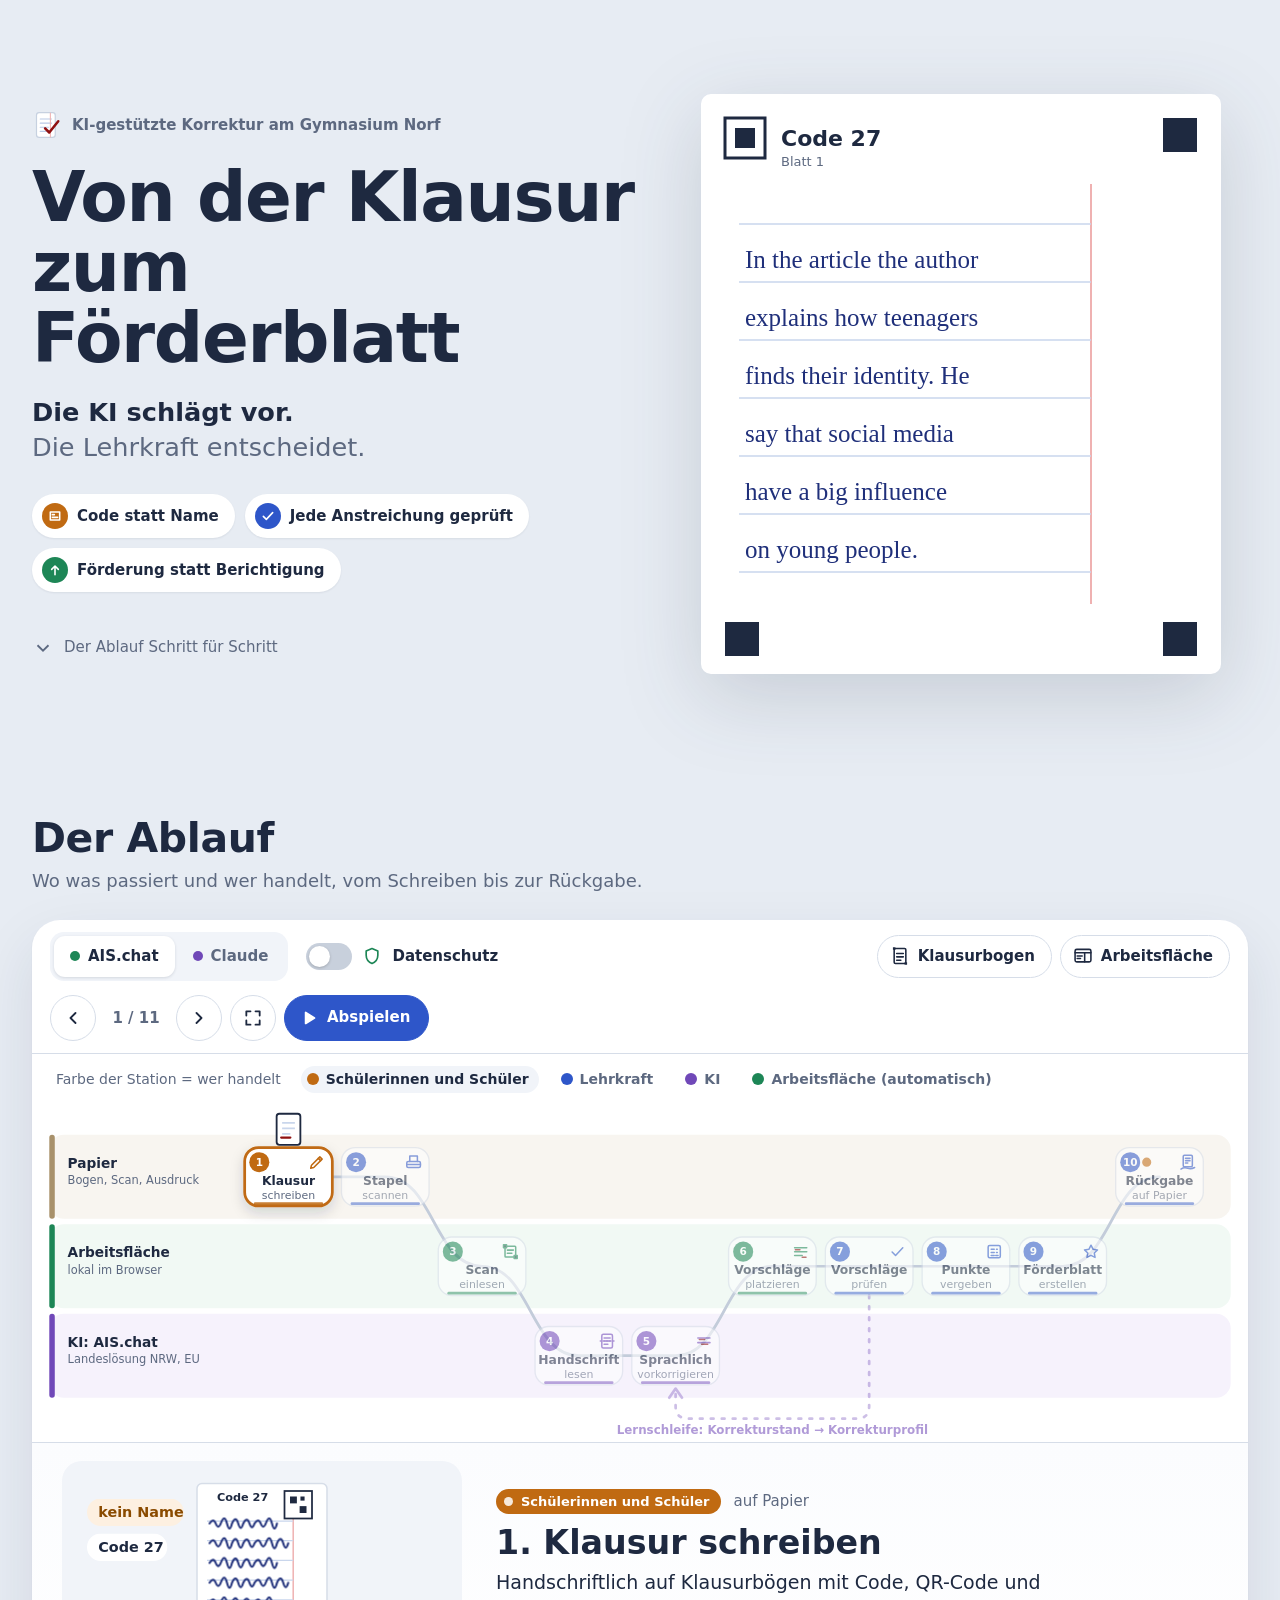
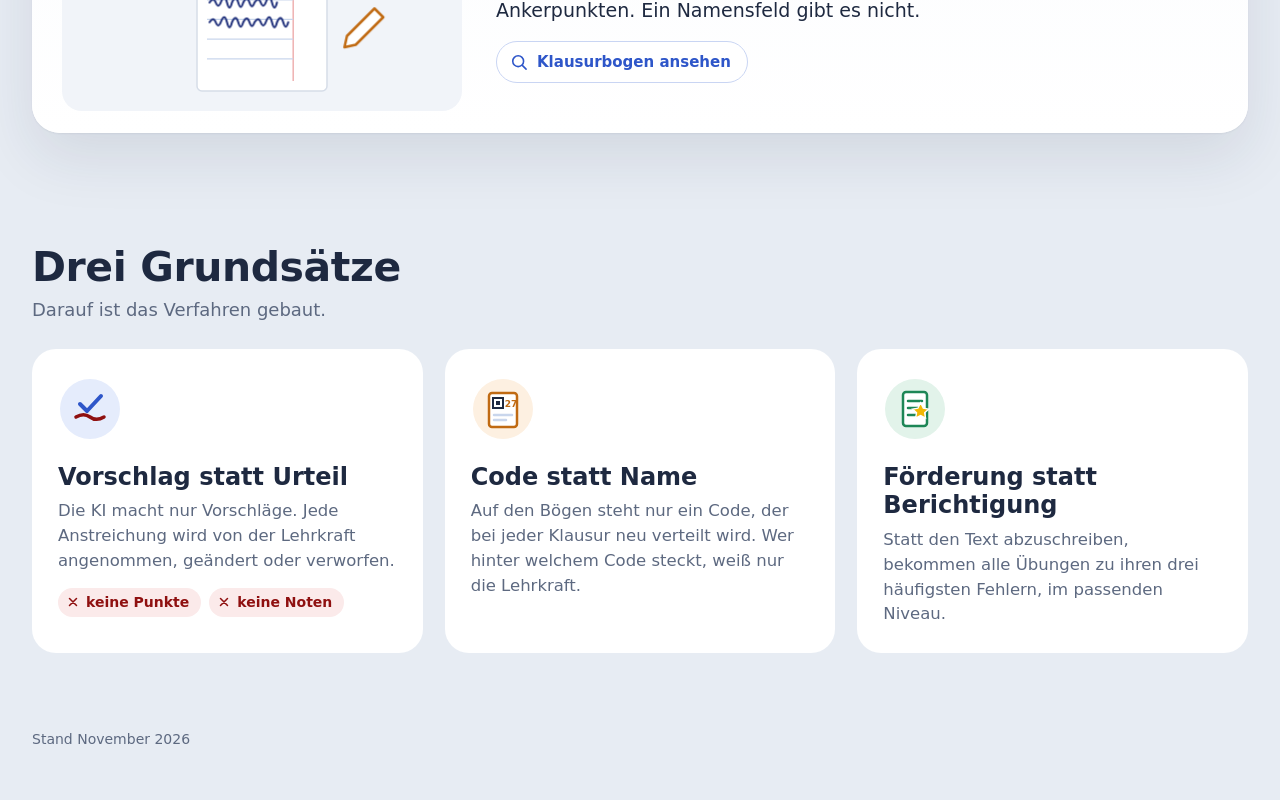
<file: praesentation/workflow-ki-korrektur.html>
<!doctype html>
<html lang="de">
<head>
<meta charset="utf-8">
<meta name="viewport" content="width=device-width, initial-scale=1">
<title>Von der Klausur zum Förderblatt: KI-gestützte Korrektur</title>
<style>
:root{
  --bg:#e7ecf3; --paper:#fff; --ink:#1e2940; --muted:#5d6980; --line:#d6dde8; --soft:#f1f4f9;
  --blue:#2e56c9; --blue-soft:#e5ecfc; --green:#1d8656; --green-soft:#e2f3ea; --violet:#7048b8; --violet-soft:#efe9fa;
  --sus:#c06a12; --sus-soft:#fdf0e1; --red:#8f1010; --amber:#b26b00; --margin:#efb1b1; --rule:#c9d6ec;
  --f:system-ui,-apple-system,BlinkMacSystemFont,"Segoe UI",Roboto,Helvetica,Arial,sans-serif;
  --fh:ui-rounded,"SF Pro Rounded","Segoe UI Variable Display",system-ui,-apple-system,"Segoe UI",sans-serif;
  --hand:"Bradley Hand","Segoe Print","Comic Neue","Chalkboard SE","Marker Felt",cursive;
}
*{box-sizing:border-box}
html{scroll-behavior:smooth}
body{margin:0;background:var(--bg);color:var(--ink);font:17px/1.5 var(--f);-webkit-font-smoothing:antialiased}
button{font:inherit;color:inherit;cursor:pointer}
:focus-visible{outline:3px solid var(--blue);outline-offset:3px;border-radius:8px}
.wrap{max-width:1320px;margin:0 auto;padding:0 32px}

/* ---------- Hero ---------- */
.hero{display:grid;grid-template-columns:1.05fr 1fr;gap:40px;align-items:center;min-height:min(86vh,760px);padding:40px 0 24px}
.mark{display:flex;align-items:center;gap:10px;font-weight:600;color:var(--muted);font-size:15px}
.mark svg{width:30px;height:30px}
h1{font:700 clamp(40px,5.4vw,74px)/1.02 var(--fh);letter-spacing:-.02em;margin:22px 0 22px}
.claim{font:600 clamp(20px,2vw,27px)/1.35 var(--fh);margin:0 0 30px;color:var(--ink);max-width:560px}
.claim span{display:block;color:var(--muted);font-weight:500}
.pills{display:flex;flex-wrap:wrap;gap:10px}
.pill{display:inline-flex;align-items:center;gap:9px;background:var(--paper);border-radius:999px;padding:9px 16px 9px 10px;font-size:15px;font-weight:600;box-shadow:0 1px 2px rgba(30,41,64,.08)}
.pill i{width:26px;height:26px;border-radius:50%;display:grid;place-items:center;flex:none}
.pill svg{width:16px;height:16px;fill:none;stroke:#fff;stroke-width:2.4;stroke-linecap:round;stroke-linejoin:round}
.scrollhint{margin-top:44px;display:inline-flex;align-items:center;gap:10px;color:var(--muted);font-size:15px;text-decoration:none;font-weight:500}
.scrollhint svg{width:22px;height:22px;fill:none;stroke:currentColor;stroke-width:2;animation:bob 2s ease-in-out infinite}
@keyframes bob{50%{transform:translateY(5px)}}

/* Hero-Blatt */
.sheetwrap{position:relative;justify-self:center;width:min(100%,560px);aspect-ratio:560/620}
.sheetwrap>svg{width:100%;height:100%;overflow:visible;filter:drop-shadow(0 22px 40px rgba(30,41,64,.16))}
.hw{font-family:var(--hand);font-size:25px;fill:#1f2f7a}
.h-line{clip-path:inset(0 100% 0 0);animation:write 1.1s ease-out forwards}
@keyframes write{to{clip-path:inset(0 0 0 0)}}
.sug{stroke:var(--red);stroke-width:3.2;stroke-linecap:round;fill:none}
.sug.dash{stroke-dasharray:8 6;opacity:0;animation:fadeIn .5s ease forwards}
.sug.solid{stroke-dasharray:var(--len);stroke-dashoffset:var(--len);animation:draw .5s ease forwards}
@keyframes draw{to{stroke-dashoffset:0}}
@keyframes fadeIn{to{opacity:1}}
@keyframes fadeOut{to{opacity:0}}
.note{font:italic 20px Helvetica,Arial,sans-serif;fill:var(--red);opacity:0;animation:fadeIn .5s ease forwards}
.pop{opacity:0;transform-box:fill-box;transform-origin:50% 0;animation:popIn .4s cubic-bezier(.2,1.4,.4,1) forwards}
@keyframes popIn{from{opacity:0;transform:scale(.85) translateY(-6px)}to{opacity:1;transform:none}}
.tap{transform-box:fill-box;transform-origin:center;animation:tap 1s ease forwards;opacity:0}
@keyframes tap{0%{opacity:0;transform:scale(.6)}30%{opacity:.5;transform:scale(1)}100%{opacity:0;transform:scale(1.9)}}

/* ---------- Abschnitt Ablauf ---------- */
section{padding:56px 0}
h2{font:700 clamp(30px,3.2vw,44px)/1.1 var(--fh);margin:0 0 6px;letter-spacing:-.01em}
.lead{color:var(--muted);margin:0 0 26px;font-size:18px}
.stage{background:var(--paper);border-radius:28px;box-shadow:0 1px 2px rgba(30,41,64,.06),0 24px 60px rgba(30,41,64,.1);overflow:hidden}
.controls{display:flex;flex-wrap:wrap;align-items:center;gap:14px;padding:12px 18px;border-bottom:1px solid var(--line)}
.seg{display:inline-flex;background:var(--soft);border-radius:14px;padding:4px;gap:2px}
.seg button{border:0;background:none;border-radius:11px;padding:9px 16px;font-weight:600;font-size:15px;color:var(--muted);display:inline-flex;align-items:center;gap:8px}
.seg button.on{background:var(--paper);color:var(--ink);box-shadow:0 1px 3px rgba(30,41,64,.14)}
.seg button .dot{width:10px;height:10px;border-radius:50%}
.switch{display:inline-flex;align-items:center;gap:10px;border:0;background:none;font-weight:600;font-size:15px;color:var(--ink);padding:6px 4px}
.switch .tr{width:46px;height:27px;border-radius:99px;background:#c8d0dc;position:relative;transition:background .2s}
.switch .tr::after{content:"";position:absolute;left:3px;top:3px;width:21px;height:21px;border-radius:50%;background:#fff;box-shadow:0 1px 3px rgba(0,0,0,.2);transition:transform .2s}
.switch[aria-pressed="true"] .tr{background:var(--green)}
.switch[aria-pressed="true"] .tr::after{transform:translateX(19px)}
.switch svg{width:20px;height:20px;fill:none;stroke:var(--green);stroke-width:2;stroke-linejoin:round}
.nav{margin-left:auto;display:flex;align-items:center;gap:8px}
.nav button{width:46px;height:46px;border-radius:50%;border:1px solid var(--line);background:var(--paper);display:grid;place-items:center}
.nav button:hover{background:var(--soft)}
.nav button.play{width:auto;padding:0 18px 0 14px;border-radius:999px;display:inline-flex;gap:8px;font-weight:600;font-size:15px;background:var(--blue);color:#fff;border-color:var(--blue)}
.nav svg{width:20px;height:20px;fill:none;stroke:currentColor;stroke-width:2.2;stroke-linecap:round;stroke-linejoin:round}
.nav .count{font:600 15px var(--f);color:var(--muted);min-width:64px;text-align:center;font-variant-numeric:tabular-nums}

/* Bahnen */
.lanes{padding:8px 10px 0;overflow-x:auto}
.lanes svg{display:block;width:100%;min-width:980px;height:auto}
.lane-bg{transition:fill .3s}
.lane-lbl{font:700 15px var(--f);fill:var(--ink)}
.lane-sub{font:500 12.5px var(--f);fill:var(--muted)}
.flow{fill:none;stroke:#c3ccda;stroke-width:3;stroke-linecap:round}
.flow-done{fill:none;stroke:var(--blue);stroke-width:4;stroke-linecap:round;transition:stroke-dashoffset .9s cubic-bezier(.4,0,.2,1)}
.loop{fill:none;stroke:var(--violet);stroke-width:3;stroke-dasharray:3 9;stroke-linecap:round;opacity:.35;transition:opacity .4s}
.loop.on{opacity:1;stroke-width:4;animation:march 1s linear infinite}
@keyframes march{to{stroke-dashoffset:-24}}
.loop-lbl{font:600 13px var(--f);fill:var(--violet);opacity:.55;transition:opacity .4s}
.loop-lbl.on{opacity:1}
.node{cursor:pointer;transition:opacity .35s}
.node .card{fill:#fff;stroke:var(--line);stroke-width:1.5;transition:all .3s}
.node .ic{transition:all .3s}
.node text{font:600 13.5px var(--f);fill:var(--ink);text-anchor:middle;pointer-events:none}
.node .num{font:700 11.5px var(--f);fill:var(--muted)}
.node.done .card{stroke:var(--c)}
.node.cur .card{stroke:var(--c);stroke-width:3;filter:url(#glow)}
.node.cur{transform-box:fill-box}
.node.future{opacity:.55}
.node:hover{opacity:1}
.priv{opacity:0;transition:opacity .35s;pointer-events:none}
.showpriv .priv{opacity:1}
.priv text{font:700 11px var(--f);fill:#145e3c}
.priv.warn text{fill:#8a4b00}
.swap{animation:swapIn .5s ease both}
@keyframes swapIn{from{opacity:0;transform:translateY(10px)}to{opacity:1;transform:none}}
.token{transition:none}

/* Ansehen-Knöpfe und Overlay */
.looks{display:flex;gap:8px;margin-left:auto}
.looks button,.dlook{display:inline-flex;align-items:center;gap:8px;border:1px solid var(--line);background:var(--paper);border-radius:999px;padding:9px 16px 9px 12px;font-weight:600;font-size:15px}
.looks button:hover,.dlook:hover{background:var(--soft)}
.looks svg,.dlook svg{width:20px;height:20px;fill:none;stroke:currentColor;stroke-width:1.9;stroke-linecap:round;stroke-linejoin:round}
.looks+.nav{margin-left:0}
.dlook{margin-top:16px;color:var(--blue);border-color:#c9d5f3}
.stage{position:relative}
.viewer{position:fixed;inset:16px;z-index:40;background:#fff;border-radius:22px;box-shadow:0 30px 80px rgba(30,41,64,.35);display:flex;flex-direction:column;overflow:hidden;animation:vIn .3s cubic-bezier(.2,.9,.3,1)}
.viewer[hidden]{display:none}
@keyframes vIn{from{opacity:0;transform:scale(.97)}to{opacity:1;transform:none}}
body.vopen::after{content:"";position:fixed;inset:0;background:rgba(30,41,64,.45);z-index:39}
.stage:fullscreen .viewer{inset:12px}
.vhead{display:flex;align-items:center;gap:16px;padding:12px 14px 12px 18px;border-bottom:1px solid var(--line)}
.vnote{color:var(--muted);font-size:15px;flex:1}
.vbtn{border:1px solid var(--line);background:#fff;border-radius:999px;padding:8px 14px;font-weight:600;font-size:14px}
.vclose{width:44px;height:44px;border-radius:50%;border:1px solid var(--line);background:#fff;display:grid;place-items:center}
.vclose svg{width:20px;height:20px;fill:none;stroke:currentColor;stroke-width:2.2;stroke-linecap:round}
.vbody{flex:1;min-height:0;background:var(--bg);position:relative}
.vpanel{position:absolute;inset:0;overflow:auto}
.vpanel[hidden]{display:none}
.blankwrap{height:100%;padding:18px}
.blankwrap svg{display:block;width:100%;height:100%;filter:drop-shadow(0 10px 30px rgba(30,41,64,.14))}
.blankwrap .co{opacity:0;animation:fadeIn .5s ease forwards}
.blankwrap.nocall .co{display:none}
#coBtn[aria-pressed="true"] .tr{background:var(--blue)}
#vFilled{min-height:100%;display:flex;align-items:center;justify-content:center;padding:26px}
.sheets{display:flex;gap:22px;align-items:flex-start;justify-content:center;flex-wrap:wrap}
.sheet{margin:0;width:clamp(200px,22vw,330px);cursor:zoom-in;transition:transform .25s}
.sheet img{width:100%;display:block;border-radius:4px;box-shadow:0 8px 26px rgba(30,41,64,.16);background:#fff}
.sheet:hover{transform:translateY(-4px)}
.sheet figcaption{text-align:center;font-weight:600;font-size:14px;color:var(--muted);margin-top:10px}
.sheet.big{position:fixed;inset:80px 0 20px;width:auto;z-index:5;display:flex;flex-direction:column;align-items:center;cursor:zoom-out;transform:none;background:rgba(231,236,243,.96)}
.sheet.big img{height:calc(100% - 34px);width:auto}
.stage:fullscreen .sheet.big{inset:76px 12px 12px}
#afFrame{width:100%;height:100%;border:0;display:block;background:#fff}
/* Wer handelt */
.actors{display:flex;flex-wrap:wrap;align-items:center;gap:6px 16px;padding:12px 24px 0;font-size:14px;font-weight:600;color:var(--muted)}
.actors .al{font-weight:500;margin-right:4px}
.actors span[data-a]{display:inline-flex;align-items:center;gap:7px;padding:3px 10px 3px 6px;border-radius:999px;transition:background .25s,color .25s}
.actors span[data-a] i{width:12px;height:12px;border-radius:50%}
.actors span[data-a].on{background:var(--soft);color:var(--ink)}
.whorow{display:flex;flex-wrap:wrap;align-items:center;gap:8px}
.whorow .arr{font-weight:700;color:var(--muted)}
.whorow .where{font-size:15px;color:var(--muted);font-weight:500;margin-left:4px}
/* Detail */
.detail{display:grid;grid-template-columns:minmax(280px,400px) 1fr;gap:34px;align-items:center;padding:18px 30px 22px;border-top:1px solid var(--line);background:linear-gradient(180deg,#fbfcfe,#fff)}
.scene{aspect-ratio:16/10;background:var(--soft);border-radius:20px;overflow:hidden;position:relative}
.scene svg{width:100%;height:100%;display:block}
.who{display:inline-flex;align-items:center;gap:8px;font:700 13px var(--f);padding:5px 12px 5px 8px;border-radius:999px;color:#fff}
.who .d{width:9px;height:9px;border-radius:50%;background:#fff;opacity:.85}
.dtitle{font:700 clamp(26px,2.6vw,36px)/1.15 var(--fh);margin:10px 0 6px}
.dtext{font-size:19px;line-height:1.5;margin:0;max-width:620px}
.dpriv{display:flex;gap:10px;align-items:flex-start;margin-top:16px;padding:12px 14px;border-radius:14px;background:var(--green-soft);color:#145e3c;font-size:15.5px;font-weight:500;max-width:620px;opacity:0;max-height:0;overflow:hidden;transition:opacity .3s,max-height .3s,margin .3s,padding .3s;padding-top:0;padding-bottom:0;margin-top:0}
.dpriv.warn{background:#fff1d9;color:#7a4500}
.showpriv .dpriv{opacity:1;max-height:140px;padding:12px 14px;margin-top:16px}
.dpriv svg{width:22px;height:22px;flex:none;fill:none;stroke:currentColor;stroke-width:2;stroke-linejoin:round;stroke-linecap:round;margin-top:1px}
.fade{animation:swapIn .45s ease both}

/* Vollbild für die Präsentation */
.stage:fullscreen{border-radius:0;display:flex;flex-direction:column;background:#fff;overflow:auto}
.stage:fullscreen .lanes{flex:none;padding:14px 28px 0}
.stage:fullscreen .lanes svg{max-height:52vh}
.stage:fullscreen .detail{flex:1;padding:18px 48px 28px}
.stage:fullscreen .dtext{font-size:22px;max-width:760px}
.stage:fullscreen .dpriv{font-size:18px;max-width:760px}
/* Szenen-Animationen */
.sc *{transform-box:fill-box}
.a-draw{stroke-dasharray:var(--l,300);stroke-dashoffset:var(--l,300);animation:draw .9s ease forwards}
.a-in{opacity:0;animation:fadeIn .5s ease forwards}
.a-out{animation:fadeOut .4s ease forwards}
.a-pop{opacity:0;transform-origin:center;animation:popIn .45s cubic-bezier(.2,1.4,.4,1) forwards}
.a-rot{transform-origin:center;animation:straighten 1.1s cubic-bezier(.4,0,.2,1) forwards}
@keyframes straighten{from{transform:rotate(-9deg) scale(.94)}to{transform:none}}
.a-slide{opacity:0;animation:slideR .7s cubic-bezier(.4,0,.2,1) forwards}
@keyframes slideR{from{opacity:0;transform:translateX(-40px)}to{opacity:1;transform:none}}
.a-fly{animation:fly 1.3s cubic-bezier(.5,0,.3,1) forwards}
@keyframes fly{0%{transform:none;opacity:1}80%{opacity:1}100%{transform:translate(var(--dx),var(--dy)) scale(.4);opacity:0}}
.a-sweep{animation:sweep 1.8s ease-in-out infinite}
@keyframes sweep{0%{transform:translateY(0)}50%{transform:translateY(var(--sy,120px))}100%{transform:translateY(0)}}
.a-grow{transform-origin:left center;transform:scaleX(0);animation:grow .7s cubic-bezier(.4,0,.2,1) forwards}
@keyframes grow{to{transform:scaleX(1)}}
.a-spin{transform-origin:center;animation:spin 3.5s linear infinite}
@keyframes spin{to{transform:rotate(360deg)}}
.a-pulse{transform-origin:center;animation:pulse 1.6s ease-in-out infinite}
@keyframes pulse{50%{transform:scale(1.08)}}
.mono{font:600 12.5px ui-monospace,Menlo,Consolas,monospace}
.lbl{font:700 13px var(--f)}
.sm{font:600 11.5px var(--f)}

/* Grundsätze */
.principles{display:grid;grid-template-columns:repeat(3,1fr);gap:22px}
.pr{background:var(--paper);border-radius:24px;padding:28px 26px 26px;position:relative;overflow:hidden}
.pr svg.big{width:64px;height:64px;margin-bottom:14px}
.pr h3{font:700 24px/1.2 var(--fh);margin:0 0 8px}
.pr p{margin:0;color:var(--muted);font-size:16.5px}
.nots{display:flex;flex-wrap:wrap;gap:8px;margin-top:14px}
.nots span{display:inline-flex;align-items:center;gap:6px;font-size:14px;font-weight:600;color:var(--red);background:#fbeaea;border-radius:999px;padding:4px 12px 4px 8px}
.nots svg{width:14px;height:14px;fill:none;stroke:currentColor;stroke-width:2.6;stroke-linecap:round}
footer{padding:20px 0 50px;color:var(--muted);font-size:14px}

@media (max-width:980px){
  .hero{grid-template-columns:1fr;min-height:0;padding-top:28px}
  .sheetwrap{width:min(100%,460px)}
  .detail{grid-template-columns:1fr;padding:22px}
  .principles{grid-template-columns:1fr}
  .nav{margin-left:0}
  .wrap{padding:0 18px}
}
@media (prefers-reduced-motion:reduce){*,*::before,*::after{animation-duration:.01ms!important;animation-delay:0s!important;transition:none!important}}
</style>
</head>
<body>
<svg width="0" height="0" style="position:absolute" aria-hidden="true">
  <defs>
    <filter id="glow" x="-30%" y="-30%" width="160%" height="160%"><feDropShadow dx="0" dy="6" stdDeviation="7" flood-color="#1e2940" flood-opacity=".16"/></filter>
    <symbol id="logo" viewBox="0 0 40 40"><rect x="6" y="3.5" width="25" height="33" rx="3.5" fill="#fff" stroke="#c7d1e0" stroke-width="1.6"/><path d="M11 12h15M11 17.5h15M11 23h11M11 28.5h8" stroke="#b9c9e6" stroke-width="1.6" stroke-linecap="round"/><path d="M24.5 3.5v33" stroke="#efb1b1" stroke-width="1.4"/><path d="M17.5 24.5l5.5 5.5 12-15" fill="none" stroke="#8f1010" stroke-width="3.4" stroke-linecap="round" stroke-linejoin="round"/></symbol>
  </defs>
</svg>

<div class="wrap">
  <!-- ===================== Hero ===================== -->
  <header class="hero">
    <div>
      <div class="mark"><svg><use href="#logo"/></svg>KI-gestützte Korrektur am Gymnasium Norf</div>
      <h1>Von der Klausur<br>zum Förderblatt</h1>
      <p class="claim">Die KI schlägt vor.<span>Die Lehrkraft entscheidet.</span></p>
      <div class="pills">
        <span class="pill"><i style="background:var(--sus)"><svg viewBox="0 0 24 24"><path d="M5 6h14v12H5z"/><path d="M8 10h3M8 14h8"/></svg></i>Code statt Name</span>
        <span class="pill"><i style="background:var(--blue)"><svg viewBox="0 0 24 24"><path d="M5 12.5l4.5 4.5L19 7"/></svg></i>Jede Anstreichung geprüft</span>
        <span class="pill"><i style="background:var(--green)"><svg viewBox="0 0 24 24"><path d="M12 19V7M7 11l5-5 5 5"/></svg></i>Förderung statt Berichtigung</span>
      </div>
      <a class="scrollhint" href="#ablauf"><svg viewBox="0 0 24 24"><path d="M6 9l6 6 6-6"/></svg>Der Ablauf Schritt für Schritt</a>
    </div>
    <div class="sheetwrap" aria-label="Animation: Ein Vorschlag wird auf einem Klausurblatt angenommen">
      <svg id="heroSvg" viewBox="0 0 560 620"></svg>
    </div>
  </header>

  <!-- ===================== Ablauf ===================== -->
  <section id="ablauf">
    <h2>Der Ablauf</h2>
    <p class="lead">Wo was passiert und wer handelt, vom Schreiben bis zur Rückgabe.</p>
    <div class="stage" id="stage">
      <div class="controls">
        <div class="seg" role="group" aria-label="KI-Dienst">
          <button data-route="ais" class="on"><span class="dot" style="background:var(--green)"></span>AIS.chat</button>
          <button data-route="claude"><span class="dot" style="background:var(--violet)"></span>Claude</button>
        </div>
        <button class="switch" id="privBtn" aria-pressed="false"><span class="tr"></span><svg viewBox="0 0 24 24"><path d="M12 3l7 3v5c0 5-3.2 8.3-7 10-3.8-1.7-7-5-7-10V6z"/></svg>Datenschutz</button>
        <div class="looks">
          <button data-open="blank" title="Klausurbogen ansehen (B)"><svg viewBox="0 0 24 24"><rect x="5" y="3" width="14" height="18" rx="1.5"/><rect x="3.5" y="1.5" width="3" height="3" fill="currentColor" stroke="none"/><rect x="17.5" y="19.5" width="3" height="3" fill="currentColor" stroke="none"/><path d="M8 9h8M8 13h8M8 17h5"/></svg>Klausurbogen</button>
          <button data-open="af" title="Arbeitsfläche live ansehen (A)"><svg viewBox="0 0 24 24"><rect x="2.5" y="4" width="19" height="15" rx="2"/><path d="M2.5 8h19M14 8v11"/><path d="M5 12h6M5 15h4" /></svg>Arbeitsfläche</button>
        </div>
        <div class="nav">
          <button id="prev" aria-label="Zurück"><svg viewBox="0 0 24 24"><path d="M15 6l-6 6 6 6"/></svg></button>
          <span class="count" id="count">1 / 10</span>
          <button id="next" aria-label="Weiter"><svg viewBox="0 0 24 24"><path d="M9 6l6 6-6 6"/></svg></button>
          <button id="fs" aria-label="Vollbild" title="Vollbild (V)"><svg viewBox="0 0 24 24"><path d="M4 9V4h5M20 9V4h-5M4 15v5h5M20 15v5h-5"/></svg></button>
          <button class="play" id="play"><svg viewBox="0 0 24 24" id="playIc"><path d="M8 5.5v13l10.5-6.5z" fill="currentColor"/></svg><span id="playTxt">Abspielen</span></button>
        </div>
      </div>
      <div class="actors" aria-label="Wer handelt"><span class="al">Farbe der Station = wer handelt</span>
        <span data-a="sus"><i style="background:var(--sus)"></i>Schülerinnen und Schüler</span><span data-a="lk"><i style="background:var(--blue)"></i>Lehrkraft</span><span data-a="ki"><i style="background:var(--violet)"></i>KI</span><span data-a="auto"><i style="background:var(--green)"></i>Arbeitsfläche (automatisch)</span></div>
      <div class="lanes"><svg id="lanes" viewBox="0 0 1310 374" role="img" aria-label="Ablaufdiagramm"></svg></div>
      <div class="viewer" id="viewer" hidden>
        <div class="vhead">
          <div class="seg"><button data-v="blank">Leerer Bogen</button><button data-v="filled">Ausgefüllte Bögen</button><button data-v="af">Arbeitsfläche</button></div>
          <span class="vnote" id="vNote"></span>
          <button class="switch" id="coBtn" aria-pressed="true" title="Erklärungen ein- und ausblenden (E)"><span class="tr"></span>Erklärungen</button>
          <button class="vbtn" id="vReset" hidden>Demo zurücksetzen</button>
          <button class="vclose" id="vClose" aria-label="Schließen (Esc)"><svg viewBox="0 0 24 24"><path d="M6 6l12 12M18 6L6 18"/></svg></button>
        </div>
        <div class="vbody">
          <div class="vpanel" data-p="blank"><div id="vBlank" class="blankwrap"></div></div>
          <div class="vpanel" data-p="filled" hidden><div id="vFilled"></div></div>
          <div class="vpanel" data-p="af" hidden><iframe id="afFrame" title="Arbeitsfläche (Demo)"></iframe></div>
        </div>
      </div>
      <div class="detail" id="detail">
        <div class="scene"><svg id="scene" viewBox="0 0 320 200"></svg></div>
        <div id="dbody"></div>
      </div>
    </div>
  </section>

  <!-- ===================== Grundsätze ===================== -->
  <section>
    <h2>Drei Grundsätze</h2>
    <p class="lead">Darauf ist das Verfahren gebaut.</p>
    <div class="principles">
      <div class="pr">
        <svg class="big" viewBox="0 0 64 64"><circle cx="32" cy="32" r="30" fill="#e5ecfc"/><path d="M18 40c5-3 10-3 14 0s9 3 14 0" fill="none" stroke="#8f1010" stroke-width="3.5" stroke-linecap="round"/><path d="M22 27l7 7 14-15" fill="none" stroke="#2e56c9" stroke-width="4" stroke-linecap="round" stroke-linejoin="round"/></svg>
        <h3>Vorschlag statt Urteil</h3>
        <p>Die KI macht nur Vorschläge. Jede Anstreichung wird von der Lehrkraft angenommen, geändert oder verworfen.</p>
        <div class="nots"><span><svg viewBox="0 0 24 24"><path d="M6 6l12 12M18 6L6 18"/></svg>keine Punkte</span><span><svg viewBox="0 0 24 24"><path d="M6 6l12 12M18 6L6 18"/></svg>keine Noten</span></div>
      </div>
      <div class="pr">
        <svg class="big" viewBox="0 0 64 64"><circle cx="32" cy="32" r="30" fill="#fdf0e1"/><rect x="18" y="16" width="28" height="34" rx="3" fill="#fff" stroke="#c06a12" stroke-width="2.5"/><rect x="22" y="21" width="10" height="10" fill="none" stroke="#1e2940" stroke-width="2"/><rect x="25" y="24" width="4" height="4" fill="#1e2940"/><text x="40" y="30" font-family="system-ui" font-weight="800" font-size="9" fill="#c06a12" text-anchor="middle">27</text><path d="M23 38h18M23 43h12" stroke="#c9d6ec" stroke-width="2.5" stroke-linecap="round"/></svg>
        <h3>Code statt Name</h3>
        <p>Auf den Bögen steht nur ein Code, der bei jeder Klausur neu verteilt wird. Wer hinter welchem Code steckt, weiß nur die Lehrkraft.</p>
      </div>
      <div class="pr">
        <svg class="big" viewBox="0 0 64 64"><circle cx="32" cy="32" r="30" fill="#e2f3ea"/><rect x="20" y="15" width="24" height="34" rx="3" fill="#fff" stroke="#1d8656" stroke-width="2.5"/><path d="M25 24h14M25 31h14M25 38h9" stroke="#1d8656" stroke-width="2.5" stroke-linecap="round"/><path d="M44 42l3 6 6 1-4.5 4 1 6-5.5-3-5.5 3 1-6-4.5-4 6-1z" fill="#f2b705" stroke="#fff" stroke-width="1.5" transform="translate(-2 -12) scale(.9)"/></svg>
        <h3>Förderung statt Berichtigung</h3>
        <p>Statt den Text abzuschreiben, bekommen alle Übungen zu ihren drei häufigsten Fehlern, im passenden Niveau.</p>
      </div>
    </div>
  </section>
  <footer>Stand November 2026</footer>
</div>

<script type="application/json" id="demoMeta">{"pool": {"RS": {"titel": "Spelling and capital letters", "regel": "Learn the tricky words: definitely, independent, develop, lose (verlieren) – loose (locker), a lot (two words), cannot (one word), which, babies. After a full stop, always start with a capital letter. Merke: Nach dem Punkt groß weiter!", "uebungen": [{"id": "RS-B", "niveau": "Basis", "auftrag": "Choose the correct spelling.", "items": [["Many young people want to become (independant / independent) of their parents.", "independent"], ["She was (definitely / definately) influenced by her older sister.", "definitely"], ["It takes time to (develope / develop) a stable identity.", "develop"], ["Some teenagers are afraid to (loose / lose) their friends if they act differently.", "lose"], ["Influencers post (alot / a lot) of photos every day.", "a lot"]]}, {"id": "RS-V", "niveau": "Vertiefung", "auftrag": "Find the spelling mistake in each sentence and correct it. One sentence is correct.", "items": [["As ⟦babys⟧, people learn whether they can trust others.", "babies"], ["Teenagers ⟦can not⟧ always decide who they want to be.", "cannot"], ["The article explains a theory ⟦wich⟧ is easy to understand.", "which"], ["The text is short. ⟦it⟧ is written for young readers.", "It"], ["Peer pressure can make you ⟦loose⟧ your confidence.", "lose"], ["The author clearly addresses young people.", "correct"]]}]}, "KOM": {"titel": "Commas and full stops", "regel": "Use a comma after introductory words and phrases (Furthermore, … / In my opinion, … / For example, …). Use commas around non-defining relative clauses (Erikson's idea of fidelity, which …). Do NOT put a comma before 'because' or 'that', and not around defining relative clauses (Teenagers who … feel …). Merke: Englisch setzt viel weniger Kommas als Deutsch – außer nach Einleitungswörtern.", "uebungen": [{"id": "KOM-B", "niveau": "Basis", "auftrag": "Add a comma where it is needed.", "items": [["Furthermore the author uses a lot of questions.", "Furthermore, the author …"], ["In my opinion social media has changed the way teenagers see themselves.", "In my opinion, social media …"], ["For example the writer speaks to the reader directly.", "For example, the writer …"], ["According to the psychologist every stage of life has its own task.", "According to the psychologist, every stage …"], ["All in all the text is easy to read.", "All in all, the text …"]]}, {"id": "KOM-V", "niveau": "Vertiefung", "auftrag": "Correct the punctuation: add or delete commas (or full stops). One sentence is correct.", "items": [["Young people feel insecure⟦,⟧ because they compare themselves with others.", "no comma before 'because'"], ["Teenagers⟦,⟧ who spend hours online⟦,⟧ often feel worse about themselves.", "no commas (defining clause)"], ["The writer believes⟦,⟧ that identity takes time.", "no comma before 'that'"], ["The text describes fidelity which is the ability to stay true to yourself.", "fidelity, which …"], ["Many apps show edited pictures⟦.⟧ that look perfect.", "no full stop: pictures that look perfect"], ["Moreover, the author uses an enumeration.", "correct"]]}]}, "VW": {"titel": "Words that sound alike: their / there / they're, its / it's, then / than, whose / who's, to / too", "regel": "their = ihr/e (their values) · there = dort / there is, there are · its = sein/ihr (its own challenge) · it's = it is · then = dann · than = als (more than) · whose = dessen/deren · who's = who is · too = zu (too many). Merke: Kannst du 'it is' sagen? Dann it's.", "uebungen": [{"id": "VW-B", "niveau": "Basis", "auftrag": "Choose the correct word.", "items": [["Teenagers often struggle to find (their / there) place in the world.", "their"], ["(Their / There) are many voices that tell young people what to do.", "There"], ["Every stage of life has (its / it's) own task.", "its"], ["Life online seems more exciting (then / than) real life.", "than"], ["Some young people feel there are (to / too) many expectations.", "too"]]}, {"id": "VW-V", "niveau": "Vertiefung", "auftrag": "Find the mistake and correct it. One sentence is correct.", "items": [["⟦Its⟧ hard to know who you really are at fifteen.", "It's"], ["A teenager ⟦who's⟧ self-image is fragile needs support.", "whose"], ["They try to copy ⟦there⟧ favourite influencers.", "their"], ["Today you get more advice online ⟦then⟧ from your family.", "than"], ["⟦Their⟧ is no easy answer to the question 'Who am I?'.", "There"], ["It's normal to feel confused at this age.", "correct"]]}]}, "ART": {"titel": "Articles: a / an / no article", "regel": "an before a vowel sound (an informal tone, an enumeration). No article with general uncountable nouns: self-esteem, life, adolescence, language (He uses informal language). Use a/an with jobs and roles: as a baby, as a child, he is a psychologist. Merke: Allgemeine Begriffe ohne 'the'.", "uebungen": [{"id": "ART-B", "niveau": "Basis", "auftrag": "Fill in a, an or – (no article).", "items": [["The author uses ___ enumeration to show the pressure.", "an"], ["People with a strong identity have higher ___ self-esteem.", "–"], ["As ___ child, you learn to be independent.", "a"], ["___ adolescence is a time of change.", "–"], ["The text has ___ informal tone.", "an"]]}, {"id": "ART-V", "niveau": "Vertiefung", "auftrag": "Correct the article mistakes. One sentence is correct.", "items": [["Each phase of ⟦the life⟧ has its own problems.", "of life"], ["In ⟦the adolescence⟧ young people ask who they are.", "In adolescence"], ["The writer uses ⟦a⟧ informal style.", "an"], ["Teenagers with ⟦a⟧ better self-esteem worry less.", "better self-esteem"], ["⟦The social media⟧ shows only the best moments.", "Social media"], ["As a baby, you learn whether you can trust people.", "correct"]]}]}, "PRAEP": {"titel": "Prepositions after verbs and adjectives", "regel": "agree with sb/sth · depend on · suffer from · be interested in · on the internet · compare A to/with B · relatable to · speak to sb · published in 2026 / on 10 July · for + Zeitraum (for years), since + Zeitpunkt (since 2020). Merke: Präpositionen als Paket mit dem Verb lernen!", "uebungen": [{"id": "PRAEP-B", "niveau": "Basis", "auftrag": "Fill in the correct preposition.", "items": [["Many teenagers depend ___ the opinions of their friends.", "on"], ["Not everyone agrees ___ Erikson's model.", "with"], ["Some young people suffer ___ low self-esteem.", "from"], ["Many fans are interested ___ fashion trends.", "in"], ["My cousin found a great video ___ the internet.", "on"]]}, {"id": "PRAEP-V", "niveau": "Vertiefung", "auftrag": "Find the wrong preposition and correct it. One sentence is correct.", "items": [["Your self-image depends ⟦of⟧ many factors.", "on"], ["The article was published ⟦at⟧ 2026.", "in"], ["She has used Instagram ⟦since⟧ three years.", "for"], ["The writer speaks ⟦with⟧ the reader like a friend.", "to"], ["The examples are relatable ⟦for⟧ most students.", "to"], ["Teenagers compare themselves to influencers.", "correct"]]}]}, "TEMP": {"titel": "Simple present vs. progressive vs. present perfect", "regel": "When you write about a text, use the simple present: The author uses / lists / explains. Facts and habits: Babies learn to trust. Present perfect (progressive) for 'seit': They have been using social media since they were twelve. Merke: Textanalyse = simple present, kein -ing!", "uebungen": [{"id": "TEMP-B", "niveau": "Basis", "auftrag": "Choose the correct form.", "items": [["In the third paragraph, the author (is listing / lists) several influences.", "lists"], ["Toddlers (are learning / learn) to walk around the age of one.", "learn"], ["In the last paragraph, the author (is addressing / addresses) young people.", "addresses"], ["Many teenagers (use / have used) social media since they were eleven.", "have used"], ["The text (is explaining / explains) a psychological theory.", "explains"]]}, {"id": "TEMP-V", "niveau": "Vertiefung", "auftrag": "Correct the verb forms if necessary. One sentence is correct.", "items": [["In line 23, the writer ⟦is using⟧ an image.", "uses"], ["Constant comparison ⟦is leading⟧ to self-doubt.", "leads"], ["Teenagers ⟦are using⟧ smartphones since primary school.", "have been using"], ["The examples which ⟦are illustrating⟧ the problem appear in the last paragraph.", "illustrate"], ["Erikson ⟦has explained⟧ that each stage has a task (summary of the text).", "explains"], ["The tag question imitates spoken language.", "correct"]]}]}, "SVA": {"titel": "He, she, it – das s muss mit", "regel": "Third person singular in the simple present needs -s: the author uses, he says, every influencer says, the text shows. Who/which + singular → -s; plural → no -s: people who know, people who have. Merke: He, she, it – das s muss mit!", "uebungen": [{"id": "SVA-B", "niveau": "Basis", "auftrag": "Choose the correct form.", "items": [["The author (use / uses) informal language.", "uses"], ["Erikson (say / says) that every stage has a challenge.", "says"], ["Every teenager (want / wants) to be accepted.", "wants"], ["People who (has / have) a strong identity feel calmer.", "have"], ["This example (show / shows) how confusing the situation is.", "shows"]]}, {"id": "SVA-V", "niveau": "Vertiefung", "auftrag": "Correct the verb if necessary. One sentence is correct.", "items": [["The writer ⟦list⟧ many different voices.", "lists"], ["Parents and teachers ⟦expects⟧ different things.", "expect"], ["Because of the question, the reader ⟦feel⟧ involved.", "feels"], ["A student who ⟦know⟧ the answer raises her hand.", "knows"], ["Each platform ⟦present⟧ a perfect world.", "presents"], ["Teenagers who compare themselves with others often feel worse.", "correct"]]}]}, "REG": {"titel": "Formal register in analysis and comment", "regel": "Avoid spoken English in a Klausur: really/pretty → very, rather; a lot (of) → many, much, frequently; way more → far more; stuff → aspects, devices; don't/you'd → do not / you would. Merke: Schreib so, wie es in einer Zeitung stehen würde.", "uebungen": [{"id": "REG-B", "niveau": "Basis", "auftrag": "Replace the informal word(s) in brackets with a formal expression.", "items": [["The topic is (pretty hard) to understand.", "rather difficult"], ["The website offers (a lot of stuff) for students.", "a wide range of materials"], ["Today there are (way more) apps than ten years ago.", "far more"], ["He addresses the reader (a lot).", "frequently"], ["The text is (really) easy to read.", "very"]]}, {"id": "REG-V", "niveau": "Vertiefung", "auftrag": "Rewrite the sentences in a formal register. One sentence is already formal.", "items": [["The writer's question sounds like something you'd hear at a party.", "… something one would hear at a party."], ["The opening makes readers feel like it's all about them.", "The opening makes readers feel personally addressed."], ["Teenagers get tons of opinions online.", "Teenagers receive countless opinions online."], ["The author's tone is super casual.", "The author's tone is very informal."], ["Online comments don't bother them as much.", "Online comments do not bother them as much."], ["The author deliberately chooses a conversational tone.", "correct"]]}]}, "SB": {"titel": "Sentence boundaries: no comma splice", "regel": "Two main clauses cannot be joined with a comma only. Use a full stop, a semicolon, a colon or a linking word: … is difficult. Many people … / … is difficult because many people … Merke: Hauptsatz, Hauptsatz – das geht im Englischen nicht mit Komma.", "uebungen": [{"id": "SB-B", "niveau": "Basis", "auftrag": "Correct the comma splice. Use a full stop, a semicolon or 'because'.", "items": [["Growing up is difficult, there are so many changes.", "… difficult because there are …"], ["The text is easy to read, it uses everyday words.", "… to read; it uses …"], ["Many people post only their best moments, others feel worse.", "… moments. Others feel …"], ["The tag question has a clear function, it involves the reader.", "… function: it involves …"], ["Teenagers feel lost, they do not know which way to go.", "… lost. They do not …"]]}, {"id": "SB-V", "niveau": "Vertiefung", "auftrag": "Find the comma splices and correct them. One sentence is correct; one needs 'there are'.", "items": [["Some teenagers feel torn, this is a typical problem at that age.", "… torn. This is a typical …"], ["In big cities are many opportunities.", "In big cities there are …"], ["The list is long, this shows how many people influence teenagers.", "… long. This shows …"], ["At school we learn facts, at home we learn values.", "… facts; at home …"], ["Confident people make clear choices, they listen less to gossip.", "… choices, and they listen …"], ["Because there are so many voices, it is easy to feel confused.", "correct"]]}]}, "VERB": {"titel": "Verb forms: negation, gerund and infinitive, passive", "regel": "Negation needs do/does: they don't know (not: they not know). I agree (not: I am agree). After avoid, instead of, without: -ing (avoid using, instead of discovering). Passive: this is called role confusion. Merke: Verneinung immer mit do/does + not.", "uebungen": [{"id": "VERB-B", "niveau": "Basis", "auftrag": "Choose the correct form.", "items": [["Many teenagers (not know / do not know) what they want.", "do not know"], ["My friends (agree / are agree) with me.", "agree"], ["Many teens avoid (to talk / talking) about their worries.", "talking"], ["Some people scroll instead of (do / doing) their homework.", "doing"], ["This stage of life (calls / is called) adolescence.", "is called"]]}, {"id": "VERB-V", "niveau": "Vertiefung", "auftrag": "Correct the verb forms. One sentence is correct.", "items": [["If you ⟦not like⟧ a photo, you delete it.", "do not like"], ["We ⟦are agree⟧ that social media has an influence.", "agree"], ["He copies his older brother instead ⟦to try⟧ new hobbies.", "of trying"], ["Erikson's fifth stage ⟦calls⟧ 'identity versus role confusion'.", "is called"], ["The writer avoids ⟦to give⟧ complicated examples.", "giving"], ["Teenagers who do not know which way to go often feel overwhelmed.", "correct"]]}]}, "WW": {"titel": "Word choice and collocations", "regel": "develop an identity / fidelity (not: become), whether (ob, bei Alternativen) instead of if, look the same (not: look like the same), be prone to depression. Merke: Wörter in festen Verbindungen lernen.", "uebungen": [{"id": "WW-B", "niveau": "Basis", "auftrag": "Choose the better word.", "items": [["Successful teenagers (become / develop) fidelity.", "develop"], ["Babies learn (whether / weather) the world is safe.", "whether"], ["Many girls want to look (like the same / the same) as models.", "the same"], ["The poem (is from / was written by) a young author.", "was written by"], ["Teenagers with a weak identity are more (prone / near) to anxiety.", "prone"]]}, {"id": "WW-V", "niveau": "Vertiefung", "auftrag": "Replace the word that does not fit. One sentence is correct.", "items": [["Adolescents who succeed ⟦become⟧ a strong identity.", "develop"], ["Children learn ⟦if⟧ they can rely on others.", "whether"], ["Constant comparison has negative ⟦affects⟧.", "effects"], ["Many fans try to look ⟦like the same⟧ as pop stars.", "the same"], ["The author ⟦makes⟧ a metaphor in line 23.", "uses"], ["A strong identity makes decisions easier.", "correct"]]}]}, "KOMP": {"titel": "Comparison of adjectives", "regel": "Short adjectives: easy – easier – the easiest, happy – happier, bad – worse – the worst. Never 'more' + -er (not: more easy, more worse, more harder). Some adjectives are not compared: perfect, right. Merke: Entweder -er oder more – nie beides.", "uebungen": [{"id": "KOMP-B", "niveau": "Basis", "auftrag": "Write the correct comparative.", "items": [["easy → The image makes the idea ___ to understand.", "easier"], ["bad → Some teenagers think their life is ___ than others'.", "worse"], ["happy → People with a strong identity are often ___.", "happier"], ["hard → Social media makes it ___ to find yourself.", "harder"], ["confusing → Life online is ___ than life offline.", "more confusing"]]}, {"id": "KOMP-V", "niveau": "Vertiefung", "auftrag": "Correct the comparison. One sentence is correct.", "items": [["A good example makes a rule ⟦more easy⟧ to remember.", "easier"], ["They think their own body is ⟦more worse⟧.", "worse"], ["It has become ⟦more harder⟧ to know who you are.", "harder"], ["Which influencer gives ⟦the rightest⟧ advice?", "the best / the right"], ["Teenagers with high self-esteem are ⟦more happy⟧.", "happier"], ["Social media makes the search for identity more complex.", "correct"]]}]}, "FF": {"titel": "German structures and false friends", "regel": "Handy = mobile phone / smartphone · eine eigene Identität = one's own identity / an identity of one's own (not: an own) · seit Jahren = for years · etwas anderes = something different / something else · something other ✗. Merke: Nicht Wort für Wort übersetzen!", "uebungen": [{"id": "FF-B", "niveau": "Basis", "auftrag": "Translate the German words in brackets.", "items": [["Almost every teenager owns a (Handy).", "smartphone / mobile phone"], ["It is important to find (eine eigene Identität).", "one's own identity"], ["She has been on TikTok (seit Jahren).", "for years"], ["Each friend gives you (etwas anderes) to think about.", "something different"], ["Teenagers want to find (ihren eigenen Weg).", "their own way"]]}, {"id": "FF-V", "niveau": "Vertiefung", "auftrag": "Find the German-English mistake and correct it. One sentence is correct.", "items": [["Every student needs ⟦an own⟧ opinion.", "an opinion of their own"], ["Most young people check their ⟦handy⟧ every few minutes.", "phone"], ["Each website tells you ⟦something other⟧ about healthy food.", "something different"], ["They have followed this influencer ⟦since⟧ two years.", "for"], ["It is hard to find ⟦the own⟧ way.", "one's own"], ["Everyone needs an identity of their own.", "correct"]]}]}, "WF": {"titel": "Word forms: plural, demonstratives, pronouns", "regel": "this picture – these pictures · thousands of messages · lines 24–26 (plural) · criticism (Kritik) – a critic (Kritiker) · teenagers → their (not: her). Merke: Plural auch bei this/these und bei Zahlen-Wörtern beachten.", "uebungen": [{"id": "WF-B", "niveau": "Basis", "auftrag": "Choose the correct form.", "items": [["Look at (this / these) comments under the post.", "these"], ["The video got (thousand / thousands) of views.", "thousands"], ["The enumeration can be found in (line / lines) 24–26.", "lines"], ["A strong identity protects you against (critic / criticism).", "criticism"], ["Teenagers often hide (her / their) real feelings.", "their"]]}, {"id": "WF-V", "niveau": "Vertiefung", "auftrag": "Correct the word form. One sentence is correct.", "items": [["⟦This⟧ images are often edited.", "These"], ["She gets ⟦hundred⟧ of likes every day.", "hundreds"], ["A good friend helps you deal with ⟦critic⟧.", "criticism"], ["Teenagers try to find ⟦her⟧ place in society.", "their"], ["The metaphor appears in ⟦line⟧ 23–24.", "lines"], ["These voices make teenagers feel confused.", "correct"]]}]}}, "eh": [{"teil": "Comprehension", "max": 12, "krit": [{"id": "c1", "t": "schreibt einen Einleitungssatz (text type, title, author, date/source, message/intention)", "max": 2}, {"id": "c2", "t": "gibt die zentralen Textaussagen zu den Herausforderungen und Ergebnissen der Identitätsentwicklung wieder", "max": 10}]}, {"teil": "Analysis", "max": 17, "krit": [{"id": "a1", "t": "schreibt einen Einleitungssatz (focus of analysis)", "max": 2}, {"id": "a2", "t": "identifiziert und analysiert drei sprachliche Mittel (language: style/tone/register; stylistic devices), mit denen der Autor das Thema zugänglich macht", "max": 13}, {"id": "a3", "t": "fasst die Analyseergebnisse kurz zusammen", "max": 2}, {"id": "a4", "t": "erfüllt ggf. ein weiteres aufgabenbezogenes Kriterium", "max": 2, "bonus": true}]}, {"teil": "Comment", "max": 15, "krit": [{"id": "k1", "t": "schreibt einen Einleitungssatz, in dem die These aufgegriffen und die eigene Position angedeutet wird", "max": 2}, {"id": "k2", "t": "nennt und erläutert 2 überzeugende Argumente zur vorgegebenen These", "max": 11}, {"id": "k3", "t": "fasst die eigene Argumentation knapp zusammen und formuliert eine klare Schlussposition zur These", "max": 2}]}, {"teil": "Sprache: Kommunikative Textgestaltung", "max": 22, "sprache": true, "krit": [{"id": "s1", "t": "richtet seinen Text konsequent und explizit im Sinne der Aufgabenstellung auf die Intention und den Adressaten aus", "max": 6}, {"id": "s2", "t": "beachtet die Textsortenmerkmale der jeweils geforderten Zieltextformate", "max": 4}, {"id": "s3", "t": "erstellt einen sachgerecht strukturierten Text", "max": 5}, {"id": "s4", "t": "gestaltet seinen Text hinreichend ausführlich, aber ohne unnötige Wiederholungen und Umständlichkeiten", "max": 4}, {"id": "s5", "t": "belegt seine Aussagen durch eine funktionale Verwendung von Verweisen und Zitaten", "max": 3}]}, {"teil": "Sprache: Ausdrucksvermögen / Verfügbarkeit sprachlicher Mittel", "max": 22, "sprache": true, "krit": [{"id": "s6", "t": "löst sich vom Wortlaut des Ausgangstextes und formuliert eigenständig", "max": 5}, {"id": "s7", "t": "verwendet funktional einen sachlich wie stilistisch angemessenen und differenzierten allgemeinen und thematischen Wortschatz", "max": 6}, {"id": "s8", "t": "verwendet einen funktional angemessenen Wortschatz zur Textproduktion und Textbesprechung", "max": 4}, {"id": "s9", "t": "verwendet einen variablen und dem jeweiligen Zieltextformat angemessenen Satzbau", "max": 7}]}, {"teil": "Sprache: Sprachrichtigkeit", "max": 22, "sprache": true, "krit": [{"id": "s10", "t": "Wortschatz", "max": 9, "zeichen": ["W", "A", "Präp", "Wdh"]}, {"id": "s11", "t": "Grammatik", "max": 9, "zeichen": ["G", "Sb", "St", "Г"]}, {"id": "s12", "t": "Orthografie (Rechtschreibung und Zeichensetzung)", "max": 4, "zeichen": ["R", "Z"]}]}], "schluessel": [["1+", 105], ["1", 99], ["1-", 94], ["2+", 88], ["2", 83], ["2-", 77], ["3+", 72], ["3", 66], ["3-", 61], ["4+", 55], ["4", 50], ["4-", 44], ["5+", 36], ["5", 30], ["5-", 22], ["6", 0]], "qr": {"27|1": ["111111100101101111111", "100000100111001000001", "101110101101101011101", "101110100101001011101", "101110100010101011101", "100000100000101000001", "111111101010101111111", "000000001101100000000", "111011111111011000100", "000011001111000100110", "000101100000101111011", "000010011010000100001", "100000101000110111100", "000000001010101001010", "111111101100101110011", "100000101011010010000", "101110101101010011110", "101110100110110001010", "101110101111100110001", "100000101100110100010", "111111101111110101011"], "27|2": ["111111100101101111111", "100000100111001000001", "101110101101101011101", "101110100101001011101", "101110100010101011101", "100000100000101000001", "111111101010101111111", "000000001101100000000", "111011111111011000100", "001111001011000100110", "100000101000101111011", "011111010011100100001", "111111110100110111100", "000000001010101001010", "111111101100101110011", "100000101111010010000", "101110101001010011110", "101110100010110001010", "101110101011100110001", "100000101000110100010", "111111101101110101011"], "41|1": ["111111100101101111111", "100000100111001000001", "101110101101101011101", "101110100101001011101", "101110100010101011101", "100000100000101000001", "111111101010101111111", "000000001101100000000", "111011111111011000100", "111010010111000100110", "010001101110101111011", "011111011100000100001", "010001101010110111100", "000000001110101001010", "111111101110101110011", "100000101101010010000", "101110101111010011110", "101110100110100001010", "101110101111101110001", "100000101100010100010", "111111101000110101011"], "41|2": ["111111100101101111111", "100000100111001000001", "101110101101101011101", "101110100101001011101", "101110100010101011101", "100000100000101000001", "111111101010101111111", "000000001101100000000", "111011111111011000100", "110110010011000100110", "110100100110101111011", "000010010101100100001", "001110110110110111100", "000000001110101001010", "111111101110101110011", "100000101001010010000", "101110101011010011110", "101110100010100001010", "101110101011101110001", "100000101000010100010", "111111101010110101011"], "63|1": ["111111100101101111111", "100000100111001000001", "101110101101101011101", "101110100101001011101", "101110100010101011101", "100000100000101000001", "111111101010101111111", "000000001101100000000", "111011111111011000100", "010111011001000100110", "111001101100101111011", "000100000100000100001", "110011110110110111100", "000000001000101001010", "111111101010101110011", "100000101101010010000", "101110101011010011110", "101110100110100001010", "101110101111100110001", "100000101100110100010", "111111101100110101011"], "63|2": ["111111100101101111111", "100000100111001000001", "101110101101101011101", "101110100101001011101", "101110100010101011101", "100000100000101000001", "111111101010101111111", "000000001101100000000", "111011111111011000100", "011011011101000100110", "011100100100101111011", "011001001101100100001", "101100101010110111100", "000000001000101001010", "111111101010101110011", "100000101001010010000", "101110101111010011110", "101110100010100001010", "101110101011100110001", "100000101000110100010", "111111101110110101011"]}}</script>
<script type="application/json" id="afTpl">"<!doctype html>\n<html lang=\"de\">\n<head>\n<meta charset=\"utf-8\">\n<meta name=\"viewport\" content=\"width=device-width, initial-scale=1\">\n<meta name=\"apple-mobile-web-app-capable\" content=\"yes\">\n<meta name=\"mobile-web-app-capable\" content=\"yes\">\n<title>Korrektur-Arbeitsfläche<\/title>\n<style>\n/* ===== Gestaltung: Schreibtisch (hell, kühl), Königsblau als Bedienfarbe, Korrekturrot nur auf dem Papier ===== */\n:root{\n  --bg:#e7ecf3; --panel:#ffffff; --ink:#1e2940; --muted:#5d6980; --line:#d6dde8; --soft:#f1f4f9; --soft2:#e9eef6;\n  --accent:#2e56c9; --accent-ink:#1f3f9e; --accent-soft:#e5ecfc;\n  --red:#8f1010; --danger:#b42318; --danger-soft:#fdeceb;\n  --ok:#1d8656; --ok-soft:#e2f3ea; --amber:#b26b00; --amber-soft:#fff1d9; --violet:#7048b8; --violet-soft:#efe9fa;\n  --grey:#9aa0a6; --sel:rgba(255,214,0,.38); --margin:#efb1b1;\n  --f-ui:system-ui,-apple-system,BlinkMacSystemFont,\"Segoe UI\",Roboto,Helvetica,Arial,sans-serif;\n  --f-head:ui-rounded,\"SF Pro Rounded\",\"Segoe UI Variable Display\",system-ui,-apple-system,\"Segoe UI\",sans-serif;\n  --r-s:8px; --r-m:12px; --r-l:16px;\n  --pop:0 10px 30px rgba(30,41,64,.16),0 2px 6px rgba(30,41,64,.08);\n}\n*{box-sizing:border-box}\nhtml,body{margin:0;height:100%;background:var(--bg);color:var(--ink);font:14px/1.45 var(--f-ui)}\nbutton{font:inherit;cursor:pointer;color:inherit}\n:focus-visible{outline:2.5px solid var(--accent);outline-offset:2px;border-radius:6px}\nsvg.i{width:18px;height:18px;flex:none;fill:none;stroke:currentColor;stroke-width:1.9;stroke-linecap:round;stroke-linejoin:round;vertical-align:-4px}\n.sr{position:absolute!important;width:1px;height:1px;overflow:hidden;clip:rect(0 0 0 0);white-space:nowrap}\n\n/* ---------- Kopfzeile ---------- */\nbody{display:flex;flex-direction:column}\nheader{flex:none;height:58px;display:flex;align-items:center;gap:14px;padding:0 14px 0 12px;background:var(--panel);border-bottom:1px solid var(--line)}\n.brand{display:flex;align-items:center;gap:10px;min-width:0}\n.brand .logo{width:34px;height:34px;flex:none}\nheader h1{font:650 15.5px/1.2 var(--f-head);margin:0;white-space:nowrap;overflow:hidden;text-overflow:ellipsis;max-width:260px}\nheader .sub{font-size:12px;color:var(--muted);white-space:nowrap}\n.spacer{flex:1}\n.tool{display:inline-flex;align-items:center;gap:7px;border:1px solid var(--line);background:var(--panel);border-radius:var(--r-s);padding:7px 12px;white-space:nowrap;font-size:13.5px;font-weight:500;color:var(--ink)}\n.tool:hover{background:var(--soft)}\n.tool.pri{background:var(--accent);border-color:var(--accent);color:#fff}\n.tool.pri:hover{background:var(--accent-ink)}\n.tool.on{background:var(--accent-soft);border-color:var(--accent);color:var(--accent-ink)}\n.saved{display:inline-flex;align-items:center;gap:5px;font-size:12px;color:var(--muted);white-space:nowrap;min-width:120px;justify-content:flex-end}\n.saved .i{width:15px;height:15px;color:var(--ok)}\n.saved.bad{color:var(--danger)}.saved.bad .i{color:var(--danger)}\n\n/* Kursleiste: ein Chip pro Code */\n.codes{display:flex;align-items:center;gap:6px;min-width:0;flex:0 1 auto}\n.codes .nav{border:1px solid var(--line);background:var(--panel);border-radius:999px;width:32px;height:32px;padding:0;display:flex;align-items:center;justify-content:center;flex:none;color:var(--muted)}\n.codes .nav:hover:not(:disabled){background:var(--soft);color:var(--ink)}\n.codes .nav:disabled{opacity:.35;cursor:default}\n.codes .strip{display:flex;gap:5px;overflow-x:auto;scrollbar-width:none;max-width:min(46vw,560px);padding:3px 2px;scroll-behavior:smooth}\n.codes .strip::-webkit-scrollbar{display:none}\n.cchip{position:relative;flex:none;display:flex;align-items:center;gap:6px;border:1px solid var(--line);background:var(--soft);border-radius:999px;padding:4px 11px 4px 6px;font-size:13px;font-weight:600;color:var(--ink)}\n.cchip:hover{background:var(--soft2)}\n.cchip .ring{width:18px;height:18px;flex:none}\n.cchip .ring circle{fill:none;stroke-width:3.2}\n.cchip .ring .bg{stroke:var(--line)}.cchip .ring .fg{stroke:var(--accent);stroke-linecap:round;transform:rotate(-90deg);transform-origin:50% 50%}\n.cchip.done{background:var(--ok-soft);border-color:#b8dfc9;color:#145e3c}\n.cchip.done .ring .fg{stroke:var(--ok)}\n.cchip.on{background:var(--panel);border-color:var(--accent);box-shadow:0 0 0 2px var(--accent-soft);color:var(--accent-ink)}\n.cchip.on.done{color:#145e3c;border-color:var(--ok);box-shadow:0 0 0 2px var(--ok-soft)}\n.codes .csum{font-size:12px;color:var(--muted);white-space:nowrap;margin-left:4px}\n\n/* Menüs */\n.menu{position:relative}.menu summary{list-style:none}.menu summary::-webkit-details-marker{display:none}\n.menu summary .chev{width:14px;height:14px;opacity:.6;margin-left:-2px}\n.menu .pop{position:absolute;right:0;top:calc(100% + 6px);background:var(--panel);border:1px solid var(--line);border-radius:var(--r-m);box-shadow:var(--pop);padding:6px;z-index:20;min-width:250px}\n.menu .pop button{display:flex;align-items:center;gap:10px;width:100%;text-align:left;border:0;background:none;padding:9px 10px;border-radius:var(--r-s);font-size:13.5px}\n.menu .pop button:hover{background:var(--soft)}\n.menu .pop button .i{color:var(--muted)}\n.menu .pop hr{border:0;border-top:1px solid var(--line);margin:6px 4px}\n.menu .pop .ph{font-size:11.5px;font-weight:600;color:var(--muted);padding:6px 10px 2px}\n.menu .pop .danger{background:var(--danger-soft);border-radius:var(--r-s);margin-top:4px;padding:2px}\n.menu .pop .danger .ph{color:var(--danger)}\n#resetCode,#resetAll{color:var(--danger)}#resetCode .i,#resetAll .i{color:var(--danger)}\n.menu .pop kbd{margin-left:auto}\n.qbtn{width:38px;justify-content:center;padding:7px 0;font:700 16px var(--f-head);border-radius:999px}\n.help .pop{width:min(400px,92vw);max-height:min(76vh,640px);overflow:auto;padding:14px 18px 16px;font-size:13.5px}\n.help h4{font:650 14.5px var(--f-head);margin:12px 0 6px}.help h4:first-child{margin-top:2px}\n.help .howto{margin:0;padding-left:20px;display:grid;gap:7px;line-height:1.45}\n.help .howto li::marker{color:var(--accent);font-weight:700}\n.help .hk{font-weight:600;padding:0 6px;border-radius:5px}.help .hk.ok{background:var(--ok-soft);color:#145e3c}.help .hk.no{background:var(--danger-soft);color:var(--danger)}\n.help .kbgrid kbd{margin-left:0}\n.help .note{margin:4px 0 2px}\n\n/* ---------- Arbeitsbereich ---------- */\nmain{display:flex;flex:1;min-height:0}\n#viewer{flex:1;overflow:auto;padding:0 24px 80px}\n.vbar{position:sticky;top:0;z-index:5;display:flex;flex-wrap:wrap;row-gap:8px;column-gap:12px;align-items:center;padding:10px 4px;background:linear-gradient(var(--bg) 82%,rgba(231,236,243,0));font-size:13px;color:var(--muted)}\n.tools{display:flex;gap:8px;align-items:center;flex-wrap:wrap}\n.seg{display:inline-flex;background:var(--panel);border:1px solid var(--line);border-radius:var(--r-m);padding:3px;gap:2px;box-shadow:0 1px 2px rgba(30,41,64,.05)}\n.seg button,.tools .ibtn{display:inline-flex;align-items:center;gap:6px;border:0;background:none;border-radius:9px;padding:6px 11px;font-size:13.5px;font-weight:500;color:var(--ink)}\n.seg button:hover{background:var(--soft)}\n.seg button.on{background:var(--accent);color:#fff}\n.tools .ibtn{background:var(--panel);border:1px solid var(--line);padding:7px 9px;border-radius:var(--r-m)}\n.tools .ibtn:disabled{opacity:.4;cursor:default}\n.tools .fd{display:none;align-items:center;gap:6px;background:var(--panel);border:1px solid var(--line);border-radius:999px;padding:5px 12px;color:var(--ink);cursor:pointer}\n.tools .fd input{accent-color:var(--accent);margin:0}\n.vright{margin-left:auto;display:flex;align-items:center;gap:8px}\n.zoomctl{display:inline-flex;align-items:center;background:var(--panel);border:1px solid var(--line);border-radius:999px;padding:2px}\n.zoomctl button{border:0;background:none;width:30px;height:28px;border-radius:999px;display:flex;align-items:center;justify-content:center;color:var(--ink)}\n.zoomctl button:hover{background:var(--soft)}\n.zoomctl span{min-width:46px;text-align:center;font-size:12.5px;font-variant-numeric:tabular-nums;color:var(--ink)}\n.vmenu .pop{min-width:270px;padding:10px 12px;color:var(--ink)}\n.vmenu .pop label{display:flex;align-items:center;gap:8px;padding:5px 0;font-size:13.5px;cursor:pointer}\n.vmenu .pop input{accent-color:var(--accent)}\n.vmenu .lay{display:block}\n.legend{display:grid;grid-template-columns:30px 1fr;gap:7px 10px;align-items:center;font-size:12.5px;color:var(--muted);margin-top:4px}\n.legend i{display:block;height:0;border-top:2.6px solid var(--red)}\n.legend i.lo{border-top-style:dashed;opacity:.55}.legend i.lu{border-top:2.6px dashed var(--amber)}.legend i.le{border-top:2.6px dashed var(--violet)}.legend i.lr{border-top:2.6px dotted var(--grey)}\n#viewer.own .ov{cursor:crosshair}\n.page{position:relative;margin:30px auto 26px;background:#fff;border-radius:3px;box-shadow:0 1px 2px rgba(30,41,64,.12),0 8px 24px rgba(30,41,64,.08)}\n.page img{display:block;width:100%;height:auto;user-select:none;-webkit-user-drag:none;border-radius:3px}\n.page .ov{position:absolute;inset:0;width:100%;height:100%}\n.page .lbl{position:absolute;left:2px;top:-22px;font-size:12px;font-weight:600;color:var(--muted)}\n\n/* Anstreichungen auf dem Scan (Korrekturrot bleibt hier) */\nsvg text{font-family:Helvetica,Arial,sans-serif}\n.mk line.u,.mk path.u{stroke-width:2.6;stroke-linecap:round;stroke-linejoin:round;fill:none}\nsvg line.lead{stroke:var(--red);stroke-width:1.2;stroke-dasharray:3 4;opacity:.55}\n.mk line.hit{stroke:transparent;stroke-width:22;cursor:pointer}\n.mk text{font-size:18px;cursor:pointer}\n.mk text.num{font-size:13px;font-weight:700}\n.mk.open line.u,.mk.open path.u{stroke:var(--red);stroke-dasharray:7 5;opacity:.5}\n.mk.open text{fill:var(--red);opacity:.6;font-style:italic}\n.mk.uns line.u,.mk.uns path.u{stroke:var(--amber);opacity:.85} .mk.uns text{fill:var(--amber);opacity:.9}\n.mk.erm line.u,.mk.erm path.u{stroke:var(--violet);opacity:.8} .mk.erm text{fill:var(--violet);opacity:.9}\n.mk.acc line.u,.mk.acc path.u{stroke:var(--red)} .mk.acc text{fill:var(--red)}\n.mk.rej line.u,.mk.rej path.u{stroke:var(--grey);stroke-dasharray:2 5} .mk.rej text{fill:var(--grey);text-decoration:line-through}\n.mk .hk,.mk .bar{fill:none;stroke-width:2.6;stroke-linecap:round;stroke-linejoin:round}\n.mk.open .hk,.mk.open .bar{stroke:var(--red);opacity:.5}.mk.open .bar{stroke-dasharray:7 5}\n.mk.acc .hk,.mk.acc .bar{stroke:var(--red)}.mk.rej .hk,.mk.rej .bar{stroke:var(--grey)}\n.mk text.par{font-size:20px}.mk rect.hitbox{fill:transparent;cursor:pointer}\n.mk rect.sel{fill:var(--sel);display:none}.mk.selected rect.sel{display:block}\n.mk.selected line.u,.mk.selected path.u,.mk.selected text{opacity:1}\n#tmp{stroke:var(--red);stroke-width:2.6}\n#ownBtn.on{background:var(--accent);color:#fff;border-color:var(--accent)}\n\n/* ---------- Seitenleiste ---------- */\naside{width:410px;background:var(--panel);border-left:1px solid var(--line);display:flex;flex-direction:column;position:relative}\n.grab{display:none}\n.tabs{display:flex;gap:4px;padding:10px 12px 0;border-bottom:1px solid var(--line)}\n.tabs button{flex:1;display:flex;align-items:center;justify-content:center;gap:7px;border:0;background:none;padding:9px 4px 11px;color:var(--muted);font-weight:500;border-bottom:2.5px solid transparent;margin-bottom:-1px}\n.tabs button:hover{color:var(--ink)}\n.tabs button.on{color:var(--accent-ink);border-bottom-color:var(--accent);font-weight:650}\n.tabs .tc{font-size:11.5px;font-weight:600;background:var(--soft2);color:var(--muted);border-radius:999px;padding:1px 7px;font-variant-numeric:tabular-nums}\n.tabs .tc:empty{display:none}\n.tabs .tc.hot{background:var(--accent);color:#fff}\n.tabs .tc.ok{background:var(--ok-soft);color:#145e3c}\n/* Heftrand: die Seitenleiste als Heftseite */\n.pane{flex:1;overflow:auto;padding:16px 16px 16px 34px;display:none;background:linear-gradient(90deg,transparent 21px,var(--margin) 21px,var(--margin) 22.5px,transparent 22.5px)}\n.pane.on{display:block}\n.card{border:1px solid var(--line);border-radius:var(--r-m);padding:14px;margin-bottom:14px;background:#fff}\n.card h3{margin:0 0 8px;font:650 15px/1.3 var(--f-head)}\n.meta{font-size:12.5px;color:var(--muted);margin-bottom:10px;display:flex;gap:6px;flex-wrap:wrap;align-items:center}\n.badge{display:inline-flex;align-items:center;gap:4px;font-size:11.5px;font-weight:500;padding:1px 8px;border-radius:999px;background:var(--soft2);color:var(--ink);white-space:nowrap}\n.badge.e{background:var(--violet-soft);color:#4f2f8c}.badge.u{background:var(--amber-soft);color:#7a4a00}\n.badge.r{background:var(--accent-soft);color:var(--accent-ink)}.badge.i{background:var(--ok-soft);color:#145e3c}.badge.c{background:var(--soft2);color:var(--muted)}\n.badge.s-open{background:var(--soft2);color:var(--ink)}.badge.s-acc{background:var(--ok-soft);color:#145e3c}.badge.s-rej{background:#eceef1;color:#6b7280}\n.signs{display:flex;flex-wrap:wrap;gap:5px;margin:6px 0 12px}\n.signs button{border:1px solid var(--line);background:var(--panel);border-radius:var(--r-s);padding:5px 0;min-width:40px;font-weight:600;font-size:13.5px}\n.signs button:hover{background:var(--soft)}\n.signs button.on{background:var(--accent);border-color:var(--accent);color:#fff}\n.toggle2{display:inline-flex;background:var(--soft);border-radius:var(--r-s);padding:3px;gap:2px;margin:4px 0 12px}\n.toggle2 button{border:0;background:none;border-radius:6px;padding:5px 12px;font-size:13px;color:var(--muted)}\n.toggle2 button.on{background:var(--panel);color:var(--ink);font-weight:600;box-shadow:0 1px 2px rgba(30,41,64,.12)}\nlabel.f{display:block;font-size:12.5px;font-weight:600;color:var(--muted);margin:8px 0 4px}\ninput[type=text],input[type=number],select,textarea{width:100%;border:1px solid var(--line);border-radius:var(--r-s);padding:8px 10px;font:inherit;background:#fff;color:var(--ink)}\ninput:focus,select:focus,textarea:focus{outline:none;border-color:var(--accent);box-shadow:0 0 0 3px var(--accent-soft)}\ntextarea{min-height:80px;resize:vertical}\n.row{display:flex;gap:8px;margin-top:12px;flex-wrap:wrap;align-items:center}\n.btn{display:inline-flex;align-items:center;justify-content:center;gap:6px;border:1px solid var(--line);border-radius:var(--r-s);padding:8px 13px;background:#fff;font-weight:500}\n.btn:hover{background:var(--soft)}\n.btn.pri{background:var(--accent);border-color:var(--accent);color:#fff}\n.btn.pri:hover{background:var(--accent-ink)}\n.btn.okb{background:var(--ok);border-color:var(--ok);color:#fff}\n.btn.okb:hover{filter:brightness(.94)}\n.btn.neg{color:var(--danger);border-color:#f0c4c0;background:#fff}\n.btn.neg:hover{background:var(--danger-soft)}\n.btn.ghost{border-color:transparent;background:none;color:var(--muted)}\n.btn.ghost:hover{background:var(--soft);color:var(--ink)}\n.btn.big{padding:12px 22px;font-size:15px;border-radius:var(--r-m)}\n.btn small{font:600 10.5px/1 var(--f-ui);opacity:.75;border:1px solid currentColor;border-radius:4px;padding:2px 4px;margin-left:2px}\n.btn.pri small,.btn.okb small{border-color:rgba(255,255,255,.6)}\n.empty{color:var(--muted);font-size:13px}\n.note{font-size:12.5px;color:var(--muted);line-height:1.5}\nkbd{font:600 11px ui-monospace,Menlo,monospace;border:1px solid var(--line);border-bottom-width:2px;border-radius:4px;padding:0 5px;background:#fff;color:var(--ink)}\n\n/* Prüfen */\n.pstat{display:flex;align-items:center;gap:10px;margin:0 0 12px}\n.pstat .pb{flex:1;height:7px;border-radius:99px;background:var(--soft2);overflow:hidden}\n.pstat .pb i{display:block;height:100%;background:var(--accent);border-radius:99px;transition:width .25s}\n.pstat.done .pb i{background:var(--ok)}\n.pstat span{font-size:12.5px;color:var(--muted);white-space:nowrap;font-variant-numeric:tabular-nums}\n.ehead{display:flex;align-items:flex-start;justify-content:space-between;gap:10px}\n.ehead .lbig{font:650 19px/1.25 var(--f-head);color:var(--red);word-break:break-word}\n.ehead .nr{font-size:12px;color:var(--muted);white-space:nowrap;padding-top:4px}\n.decide{display:grid;grid-template-columns:1fr 1fr;gap:8px;margin:12px 0 4px}\n.decide .btn{padding:10px 8px}\n.decide .btn.cur{box-shadow:inset 0 0 0 2px rgba(255,255,255,.55)}\n.decide .btn.dim{opacity:.55}\ndetails.edit{border-top:1px solid var(--line);margin-top:12px;padding-top:4px}\ndetails.edit summary,details.more summary,details.kb summary,details.info summary{cursor:pointer;list-style:none;display:flex;align-items:center;gap:6px;font-size:13px;font-weight:600;color:var(--accent-ink);padding:8px 0}\ndetails.edit summary::-webkit-details-marker,details.more summary::-webkit-details-marker,details.kb summary::-webkit-details-marker,details.info summary::-webkit-details-marker{display:none}\ndetails summary .chev{width:15px;height:15px;transition:transform .15s}\ndetails:not(.menu)[open]>summary .chev{transform:rotate(90deg)}\n.navrow{display:flex;justify-content:space-between;gap:8px;margin-top:10px}\n.orig{font-size:12.5px;color:var(--muted);background:var(--soft);border-radius:var(--r-s);padding:6px 9px;margin-bottom:8px}\n.filters{display:flex;gap:6px;margin:4px 0 10px;overflow-x:auto;scrollbar-width:none;padding-bottom:2px}\n.filters::-webkit-scrollbar{display:none}\n.filters button{flex:none;display:inline-flex;align-items:center;gap:5px;border:1px solid var(--line);background:#fff;border-radius:999px;padding:4px 11px;font-size:12.5px;color:var(--ink)}\n.filters button b{font-weight:600;color:var(--muted);font-variant-numeric:tabular-nums}\n.filters button.on{background:var(--ink);color:#fff;border-color:var(--ink)}.filters button.on b{color:#c8cfdb}\n.list{margin-top:2px}\n.lgrp{font-size:11.5px;font-weight:650;color:var(--muted);padding:10px 4px 4px;border-bottom:1px solid var(--line)}\n.li{display:grid;grid-template-columns:22px 44px 1fr auto;gap:6px;align-items:center;padding:7px 6px;border-bottom:1px solid var(--soft);cursor:pointer;font-size:13.5px;border-radius:6px}\n.li:hover{background:var(--soft)} .li.on{background:#fff6c7}\n.li .st{display:flex;align-items:center;justify-content:center}\n.li .st .i{width:17px;height:17px}\n.li .st .o{width:11px;height:11px;border-radius:50%;border:2px solid var(--red);opacity:.6}\n.li .st .o.u{border-color:var(--amber);opacity:1}.li .st .o.e{border-color:var(--violet);opacity:1}\n.li.s-rej span:nth-child(3){color:var(--grey);text-decoration:line-through}\n.li .pos{color:var(--muted);font-size:12px;font-variant-numeric:tabular-nums}\n.ok-c{color:var(--ok)}.rej-c{color:var(--grey)}\n.doneCard{text-align:center;padding:20px 16px;background:var(--ok-soft);border-color:#b8dfc9}\n.doneCard .big{width:44px;height:44px;color:var(--ok);stroke-width:2.2}\n.doneCard h3{margin:6px 0 4px}\n.kbgrid{display:grid;grid-template-columns:auto 1fr;gap:6px 10px;font-size:12.5px;color:var(--muted);padding:2px 0 6px}\n\n/* Bewertung */\n.eh .intro{margin:0 0 6px}\ndetails.blk{border:1px solid var(--line);border-radius:var(--r-m);margin:0 0 10px;background:#fff}\ndetails.blk>summary{list-style:none;cursor:pointer;display:flex;align-items:center;gap:8px;padding:11px 12px;font:650 14px/1.3 var(--f-head)}\ndetails.blk>summary::-webkit-details-marker{display:none}\ndetails.blk>summary .ts{margin-left:auto;font:600 13px var(--f-ui);font-variant-numeric:tabular-nums}\ndetails.blk>summary .miss{font:500 11.5px var(--f-ui);color:var(--amber);background:var(--amber-soft);border-radius:999px;padding:1px 8px}\ndetails.blk>summary .miss.ok{color:#145e3c;background:var(--ok-soft)}\ndetails.blk .bb{padding:0 12px 8px}\n.eh .k{display:grid;grid-template-columns:1fr 64px 34px;gap:8px;align-items:center;padding:8px 0;border-top:1px solid var(--soft);font-size:13.5px}\n.eh .k input{width:64px;padding:6px 7px;text-align:right;font-variant-numeric:tabular-nums}\n.eh .k input:placeholder-shown{background:var(--soft)}\n.eh .k input.bad{border-color:var(--danger);background:var(--danger-soft)}\n.eh .k>span:nth-child(3){color:var(--muted);font-variant-numeric:tabular-nums}\n.eh .hint{grid-column:1/-1;font-size:12px;color:var(--muted);margin-top:-2px}\n.asp{grid-column:1/-1;margin:2px 0 4px 6px;font-size:12.5px}.asum{color:var(--muted);margin-bottom:3px}\n.ar{display:grid;grid-template-columns:28px 1fr;gap:4px;padding:2px 4px;border-radius:5px}.ar[data-jump]{cursor:pointer}.ar[data-jump]:hover{background:var(--soft)}\n.ar b{color:var(--red)}.ar.no{color:var(--grey)}.ar.no b{color:var(--grey)}.ar.vo span{color:var(--muted)}.ar i{font-style:italic;color:var(--muted)}\n.sum{position:sticky;bottom:-16px;background:#fff;border:1px solid var(--line);border-radius:var(--r-m);box-shadow:0 -6px 16px rgba(30,41,64,.06);padding:10px 4px;margin:14px 0 0;display:grid;grid-template-columns:repeat(4,1fr);gap:6px;text-align:center}\n.sum div{font-size:11.5px;color:var(--muted)}.sum b{display:block;font:650 18px/1.3 var(--f-head);color:var(--ink);font-variant-numeric:tabular-nums}\n.sum div:last-child b{color:var(--accent-ink)}\n\n/* Förderung */\n.hbar{display:grid;grid-template-columns:1fr 120px 26px;gap:8px;align-items:center;font-size:13px;margin:5px 0}\n.hbar .t{height:8px;background:var(--soft2);border-radius:4px;overflow:hidden}.hbar .t i{display:block;height:100%;background:var(--red);opacity:.8}\n.hbar b{text-align:right;font-variant-numeric:tabular-nums}\n.fl{margin:8px 0 10px;border-top:1px solid var(--line)}\n.fr{display:grid;grid-template-columns:1fr auto 30px;gap:8px;align-items:center;padding:9px 2px;border-bottom:1px solid var(--soft);font-size:13.5px}\n.fr small{display:block;color:var(--muted);font-size:12px;margin-top:2px}\n.fr .cnt{font-size:12.5px;color:var(--muted);text-align:right;font-variant-numeric:tabular-nums}\n.chips{display:flex;gap:4px}\n.chip{position:relative;border:1px solid var(--line);background:#fff;border-radius:999px;padding:4px 10px;font-size:12px;color:var(--ink)}\n.chip:hover{background:var(--soft)}\n.chip.on{background:var(--accent);border-color:var(--accent);color:#fff}\n.chip.reco::after{content:\"★\";position:absolute;top:-7px;right:-4px;font-size:11px;color:#c58a00;background:#fff;border-radius:50%;width:15px;height:15px;line-height:15px;text-align:center;box-shadow:0 0 0 1px var(--line)}\n.recohint{display:inline-flex;align-items:center;gap:4px}.recohint::before{content:\"★\";color:#c58a00}\n.chk{font-size:13px;display:flex;gap:8px;align-items:center;cursor:pointer}.chk input{accent-color:var(--accent);width:16px;height:16px;margin:0}\n\n/* Start */\nbody:not(.loaded) .nd{display:none}\nbody.noinhalt .lay,body.noinhalt [data-own=\"haken\"],body.noinhalt [data-own=\"rand\"]{display:none}\n#printSummary{display:none}\n#start{display:none;position:fixed;inset:58px 0 0 0;background:var(--bg);z-index:30;align-items:center;justify-content:center;overflow:auto;padding:24px}\n#start .drop{background:#fff;border:2px dashed transparent;border-radius:22px;padding:38px 44px 30px;text-align:center;max-width:660px;box-shadow:0 1px 2px rgba(30,41,64,.08),0 18px 48px rgba(30,41,64,.1);transition:border-color .15s,background .15s}\n#start .drop.over{border-color:var(--accent);background:#f5f8ff}\n#start .hero{width:76px;height:76px;margin:0 auto 8px;display:block}\n#start h2{margin:0 0 8px;font:650 25px/1.2 var(--f-head)}\n#start p{margin:10px auto;max-width:460px}\n#start .lead{font-size:15px;color:var(--ink)}\n#start .small{font-size:12px}\n#start .err{color:var(--danger);font-size:13px;min-height:1em}\n.steps{list-style:none;display:grid;grid-template-columns:repeat(3,1fr);gap:10px;padding:0;margin:22px 0 6px;text-align:left;counter-reset:s}\n.steps li{counter-increment:s;background:var(--soft);border-radius:var(--r-m);padding:12px 12px 12px 42px;position:relative;font-size:12.5px;color:var(--muted);line-height:1.4}\n.steps li::before{content:counter(s);position:absolute;left:12px;top:11px;width:22px;height:22px;border-radius:50%;background:var(--accent);color:#fff;font:700 12px/22px var(--f-ui);text-align:center}\n.steps b{display:block;color:var(--ink);font-size:13.5px;margin-bottom:2px}\n.recent{margin:18px 0 0;text-align:left}\n.recent h4{font:600 12.5px var(--f-ui);color:var(--muted);margin:0 0 6px}\n.recent .rc{display:flex;justify-content:space-between;gap:10px;padding:8px 12px;border-radius:var(--r-s);background:var(--soft);margin-bottom:5px;font-size:13px}\n.recent .rc span{color:var(--muted);white-space:nowrap}\n\n/* Meldungen */\n#toast{position:fixed;left:50%;bottom:22px;transform:translateX(-50%);background:var(--ink);color:#fff;padding:11px 18px;border-radius:var(--r-m);font-size:13.5px;max-width:560px;display:none;z-index:50;box-shadow:var(--pop)}\n#fatal{display:none;position:fixed;inset:0;background:rgba(231,236,243,.97);z-index:60;align-items:center;justify-content:center}\n#fatal .card{max-width:520px}\n\n/* ---------- Touch & Stift ---------- */\n#viewer{-webkit-user-select:none;user-select:none}\n.page{touch-action:pan-x pan-y}\n#viewer.fdraw .page{touch-action:none}\n.page img,.page svg{-webkit-touch-callout:none}\nbody.noinhalt #ownMenu{display:none}\nsvg path.ink{fill:none;stroke:var(--red);stroke-width:3;stroke-linecap:round;stroke-linejoin:round;pointer-events:none}\n#viewer.erase svg.ov{cursor:cell}\n.qpop{position:absolute;z-index:4;background:#fff;border:1px solid var(--line);border-radius:var(--r-l);box-shadow:var(--pop);padding:10px;width:min(330px,90vw);font-size:13px}\n.qpop .qlab{font:650 17px/1.25 var(--f-head);color:var(--red);margin:0 2px 2px}\n.qpop .qmeta{font-size:12px;color:var(--muted);margin:0 2px}\n.qpop .qrow{display:flex;gap:6px;flex-wrap:wrap;margin-top:8px}\n.qpop button{flex:0 0 auto;display:inline-flex;align-items:center;justify-content:center;gap:5px;white-space:nowrap;border:1px solid var(--line);background:#fff;border-radius:var(--r-s);padding:7px 12px;min-width:44px;font-size:14px;font-weight:500}\n.qpop button:hover{background:var(--soft)}\n.qpop button.qa{background:var(--ok);border-color:var(--ok);color:#fff;flex:1 0 auto}\n.qpop button.qa:hover{filter:brightness(.94)}\n.qpop button.qr{color:var(--danger);border-color:#f0c4c0;background:#fff;flex:1 0 auto}\n.qpop button.qr:hover{background:var(--danger-soft)}\n.qpop button.on{background:var(--accent);border-color:var(--accent);color:#fff}\n.qpop .signs{margin:8px 0 0}\n.qpop .signs button{padding:6px 0;min-width:44px;font-weight:600}\n.qpop input{margin-top:8px}\n.qpad{margin-top:8px;border:1px solid var(--line);border-radius:var(--r-s);position:relative;\n  background:linear-gradient(transparent 61px,#c9d3e3 61px,#c9d3e3 62px,transparent 62px) #fffdf6}\n.qpad canvas{display:block;width:100%;height:90px;touch-action:none;cursor:crosshair}\n.qpad .qph{position:absolute;left:8px;top:5px;font-size:11.5px;color:var(--muted);pointer-events:none}\n.mk path.cink{fill:none;stroke:var(--red);stroke-width:1.8;stroke-linecap:round;stroke-linejoin:round}\n.mk.rej path.cink{stroke:var(--grey)}\n@media (any-pointer:coarse){\n  .tools .fd{display:inline-flex}\n  .tool,.btn{min-height:44px}\n  .seg button{min-height:40px;padding:6px 12px}\n  .tools .ibtn{min-height:44px;min-width:44px;justify-content:center}\n  .signs button{min-height:42px;min-width:46px}\n  .li{padding:12px 6px}\n  .filters button,.chip{padding:8px 13px}\n  .mk line.hit{stroke-width:44}\n  .codes .nav{height:42px;width:42px}\n  .cchip{padding:8px 13px 8px 8px}\n  .zoomctl button{width:40px;height:38px}\n  .menu .pop button{padding:12px 10px}\n  .qpop button{padding:10px 12px}\n  .toggle2 button{padding:9px 14px}\n}\n@media (max-width:1180px){\n  aside{width:350px}\n  header .sub,.codes .csum{display:none}\n  .seg .tl{display:none}\n  .seg button{padding:7px 10px}\n}\n@media (max-width:900px){\n  header{gap:8px;padding:0 8px}\n  header h1{max-width:150px;font-size:14px}\n  .brand .logo{width:28px;height:28px}\n  .codes .strip{max-width:none;flex:1 1 auto;min-width:0}\n  .codes{flex:1 1 0;min-width:0}\n  .spacer{display:none}\n  .hide-s{display:none}\n  .saved{min-width:0}.saved .st{display:none}\n  main{flex-direction:column}\n  #viewer{padding:0 8px 24px}\n  aside{width:auto;height:38vh;border-left:0;border-top:1px solid var(--line);border-radius:18px 18px 0 0;box-shadow:0 -8px 24px rgba(30,41,64,.1);transition:height .2s ease;margin-top:-10px;z-index:6}\n  aside.open{height:72vh}\n  aside.min{height:96px}\n  .grab{display:block;border:0;background:none;height:18px;width:100%;padding:0;flex:none}\n  .grab::before{content:\"\";display:block;width:44px;height:5px;border-radius:99px;background:#c4ccd8;margin:8px auto 0}\n  .tabs{padding-top:0}\n}\n@media (min-width:901px){aside{height:auto!important}}\n@media (prefers-reduced-motion:reduce){*{transition:none!important;scroll-behavior:auto!important}}\n@media print{\n  @page{size:A4;margin:0}\n  html,body{background:#fff;height:auto}\n  body{display:block}\n  .qpop{display:none!important}\n  header,aside,.page .lbl,.vbar,#icons{display:none!important}\n  main{display:block;height:auto}\n  #viewer{padding:0;overflow:visible}\n  .page{width:210mm!important;height:297mm;margin:0;box-shadow:none;border-radius:0;page-break-after:always;break-after:page}\n  .mk.open,.mk.rej{display:none}\n  .mk rect.sel{display:none!important}\n  #printSummary{display:block;padding:18mm 18mm;font-size:11pt}\n  #toast,#fatal{display:none!important}\n  #printSummary table{border-collapse:collapse;width:100%;margin-top:6mm}\n  #printSummary td,#printSummary th{border-bottom:1px solid #ccc;padding:4px 6px;text-align:left}\n  #printSummary td.n{text-align:right;white-space:nowrap}\n}\n<\/style>\n<\/head>\n<body>\n<svg id=\"icons\" width=\"0\" height=\"0\" style=\"position:absolute\" aria-hidden=\"true\">\n  <symbol id=\"i-select\" viewBox=\"0 0 24 24\"><path d=\"M6 3.5l12.5 7-5.6 1.6-2.4 5.4z\"/><path d=\"M13 12.2l4.5 5.3\"/><\/symbol>\n  <symbol id=\"i-underline\" viewBox=\"0 0 24 24\"><path d=\"M7 4v6a5 5 0 0 0 10 0V4\"/><path d=\"M4.5 20.5h15\"/><\/symbol>\n  <symbol id=\"i-pen\" viewBox=\"0 0 24 24\"><path d=\"M15.5 4.5l4 4L9 19H5v-4z\"/><path d=\"M13.5 6.5l4 4\"/><\/symbol>\n  <symbol id=\"i-eraser\" viewBox=\"0 0 24 24\"><path d=\"M4.5 15.5l9.5-9.5 5.5 5.5-8 8H8.5z\"/><path d=\"M9 11l5.5 5.5\"/><path d=\"M12 19.5h8\"/><\/symbol>\n  <symbol id=\"i-undo\" viewBox=\"0 0 24 24\"><path d=\"M9 14.5L4.5 10 9 5.5\"/><path d=\"M4.5 10h10a5.5 5.5 0 0 1 0 11H11\"/><\/symbol>\n  <symbol id=\"i-file\" viewBox=\"0 0 24 24\"><path d=\"M6.5 3h7.5l5 5v13h-12.5z\"/><path d=\"M14 3v5h5\"/><\/symbol>\n  <symbol id=\"i-open\" viewBox=\"0 0 24 24\"><path d=\"M3.5 7.5V18a1.5 1.5 0 0 0 1.5 1.5h14a1.5 1.5 0 0 0 1.5-1.5V9.5A1.5 1.5 0 0 0 19 8h-7l-2-2.5H5A1.5 1.5 0 0 0 3.5 7z\"/><\/symbol>\n  <symbol id=\"i-save\" viewBox=\"0 0 24 24\"><path d=\"M12 4v11\"/><path d=\"M7.5 10.5L12 15l4.5-4.5\"/><path d=\"M5 19.5h14\"/><\/symbol>\n  <symbol id=\"i-load\" viewBox=\"0 0 24 24\"><path d=\"M12 15.5v-11\"/><path d=\"M7.5 9L12 4.5 16.5 9\"/><path d=\"M5 19.5h14\"/><\/symbol>\n  <symbol id=\"i-reset\" viewBox=\"0 0 24 24\"><path d=\"M4.5 12a7.5 7.5 0 1 0 2.2-5.3\"/><path d=\"M4.5 4.5v4h4\"/><\/symbol>\n  <symbol id=\"i-pdf\" viewBox=\"0 0 24 24\"><path d=\"M6.5 3h7.5l5 5v6\"/><path d=\"M6.5 3v18h6\"/><path d=\"M14 3v5h5\"/><path d=\"M18 16v5.5\"/><path d=\"M15.5 19l2.5 2.5 2.5-2.5\"/><\/symbol>\n  <symbol id=\"i-print\" viewBox=\"0 0 24 24\"><path d=\"M7 9V3.5h10V9\"/><rect x=\"3.5\" y=\"9\" width=\"17\" height=\"8\" rx=\"1.5\"/><path d=\"M7 14h10v6.5H7z\"/><\/symbol>\n  <symbol id=\"i-eye\" viewBox=\"0 0 24 24\"><path d=\"M2.5 12S6 5.5 12 5.5 21.5 12 21.5 12 18 18.5 12 18.5 2.5 12 2.5 12z\"/><circle cx=\"12\" cy=\"12\" r=\"3\"/><\/symbol>\n  <symbol id=\"i-check\" viewBox=\"0 0 24 24\"><path d=\"M5 12.5l4.5 4.5L19 7\"/><\/symbol>\n  <symbol id=\"i-x\" viewBox=\"0 0 24 24\"><path d=\"M6.5 6.5l11 11M17.5 6.5l-11 11\"/><\/symbol>\n  <symbol id=\"i-left\" viewBox=\"0 0 24 24\"><path d=\"M14.5 6l-6 6 6 6\"/><\/symbol>\n  <symbol id=\"i-right\" viewBox=\"0 0 24 24\"><path d=\"M9.5 6l6 6-6 6\"/><\/symbol>\n  <symbol id=\"i-down\" viewBox=\"0 0 24 24\"><path d=\"M6 9.5l6 6 6-6\"/><\/symbol>\n  <symbol id=\"i-minus\" viewBox=\"0 0 24 24\"><path d=\"M6 12h12\"/><\/symbol>\n  <symbol id=\"i-plus\" viewBox=\"0 0 24 24\"><path d=\"M12 6v12M6 12h12\"/><\/symbol>\n  <symbol id=\"i-cloud\" viewBox=\"0 0 24 24\"><path d=\"M5 12.5l4.5 4.5L19 7\"/><\/symbol>\n  <symbol id=\"i-warn\" viewBox=\"0 0 24 24\"><path d=\"M12 4l9 16H3z\"/><path d=\"M12 10v4.5M12 17.2v.3\"/><\/symbol>\n  <symbol id=\"i-mark\" viewBox=\"0 0 24 24\"><path d=\"M4 18.5c3-1 5-1 8 0s5 1 8 0\"/><path d=\"M12 15V4.5M8.5 8l3.5-3.5L15.5 8\"/><\/symbol>\n  <symbol id=\"logo\" viewBox=\"0 0 40 40\"><rect x=\"6\" y=\"3.5\" width=\"25\" height=\"33\" rx=\"3.5\" fill=\"#fff\" stroke=\"#c7d1e0\" stroke-width=\"1.6\"/><path d=\"M11 12h15M11 17.5h15M11 23h11M11 28.5h8\" stroke=\"#b9c9e6\" stroke-width=\"1.6\" stroke-linecap=\"round\"/><path d=\"M24.5 3.5v33\" stroke=\"#efb1b1\" stroke-width=\"1.4\"/><path d=\"M17.5 24.5l5.5 5.5 12-15\" fill=\"none\" stroke=\"#8f1010\" stroke-width=\"3.4\" stroke-linecap=\"round\" stroke-linejoin=\"round\"/><\/symbol>\n<\/svg>\n<header>\n  <div class=\"brand\"><svg class=\"logo\"><use href=\"#logo\"/><\/svg><div><h1 id=\"ktitleMain\">Korrektur-Arbeitsfläche<\/h1><div class=\"sub\" id=\"ktitle\"><\/div><\/div><\/div>\n  <div class=\"codes nd\" id=\"codes\"><\/div>\n  <div class=\"spacer\"><\/div>\n  <span class=\"saved nd\" id=\"saved\" role=\"status\"><\/span>\n  <details class=\"menu nd\" id=\"ownMenu\"><summary class=\"tool\" id=\"ownBtn\">✎ Anstreichen ▾<\/summary>\n    <div class=\"pop\"><button data-own=\"sprache\">Sprache: Wort unterstreichen <kbd>E<\/kbd><\/button><button data-own=\"haken\">Inhalt: Haken im Text <kbd>H<\/kbd><\/button><button data-own=\"rand\">Inhalt: Randstrich ziehen <kbd>R<\/kbd><\/button><\/div><\/details>\n  <details class=\"menu nd\" id=\"standMenu\"><summary class=\"tool\" title=\"Datei und Korrekturstand\"><svg class=\"i\"><use href=\"#i-file\"/><\/svg><span class=\"hide-s\">Datei<\/span><svg class=\"i chev\"><use href=\"#i-down\"/><\/svg><\/summary>\n    <div class=\"pop\"><button id=\"openBtn\" title=\"Vorkorrektur-PDF öffnen\"><svg class=\"i\"><use href=\"#i-open\"/><\/svg>Vorkorrektur-PDF öffnen …<\/button><hr>\n    <div class=\"ph\">Korrekturstand<\/div>\n    <button id=\"exportBtn\"><svg class=\"i\"><use href=\"#i-save\"/><\/svg>Als Datei sichern …<\/button><button id=\"importBtn\"><svg class=\"i\"><use href=\"#i-load\"/><\/svg>Aus Datei laden …<\/button>\n    <div class=\"danger\"><div class=\"ph\">Zurücksetzen (nicht rückgängig zu machen)<\/div>\n    <button id=\"resetCode\"><svg class=\"i\"><use href=\"#i-reset\"/><\/svg>Diesen Code zurücksetzen<\/button><button id=\"resetAll\"><svg class=\"i\"><use href=\"#i-reset\"/><\/svg>Ganze Klausur zurücksetzen<\/button><\/div><\/div><\/details>\n  <details class=\"menu nd help\" id=\"helpMenu\"><summary class=\"tool qbtn\" title=\"Hilfe und Tastenkürzel (?)\" aria-label=\"Hilfe\">?<\/summary>\n    <div class=\"pop\">\n      <h4>So korrigierst du<\/h4>\n      <ol class=\"howto\">\n        <li><b>Vorschlag antippen<\/b> – im Schnellmenü <span class=\"hk ok\">Annehmen<\/span>, <span class=\"hk no\">Verwerfen<\/span> oder „Ändern“. Danach springt es zum nächsten offenen Vorschlag.<\/li>\n        <li><b>Eigene Anstreichung<\/b> – Werkzeug „Unterstreichen“, Wort unterstreichen, Korrekturzeichen antippen, Positivkorrektur optional.<\/li>\n        <li><b>Freihand<\/b> – freie Anmerkungen. Sie kommen ins PDF, zählen aber nicht für Bewertung und Förderblatt.<\/li>\n        <li><b>Bewertung<\/b> – Punkte eintragen. <b>Förderung<\/b> – Übungen prüfen. Dann <b>PDF exportieren<\/b>.<\/li>\n      <\/ol>\n      <h4>Am iPad<\/h4>\n      <p class=\"note\">Der Stift zeichnet, der Finger scrollt, zwei Finger zoomen. Ohne Stift „Finger zeichnet“ einschalten. Die Seitenleiste lässt sich am Griff größer und kleiner ziehen.<\/p>\n      <h4>Tastenkürzel<\/h4>\n      <div class=\"kbgrid\">\n        <span><kbd>N<\/kbd><\/span><span>nächster offener Vorschlag<\/span><span><kbd>↵<\/kbd><\/span><span>annehmen<\/span><span><kbd>X<\/kbd><\/span><span>verwerfen<\/span>\n        <span><kbd>←<\/kbd> <kbd>→<\/kbd><\/span><span>vorherige / nächste Anstreichung<\/span><span><kbd>E<\/kbd><\/span><span>Unterstreichen<\/span><span><kbd>F<\/kbd><\/span><span>Freihand<\/span>\n        <span><kbd>Strg<\/kbd>+<kbd>Z<\/kbd><\/span><span>Freihand rückgängig<\/span><span><kbd>Esc<\/kbd><\/span><span>Auswahl und Werkzeug aufheben<\/span><span><kbd>?<\/kbd><\/span><span>diese Hilfe<\/span><\/div>\n      <p class=\"note\">Die Farben auf dem Scan erklärt die Legende unter „Ansicht“.<\/p>\n    <\/div><\/details>\n  <details class=\"menu nd\" id=\"pdfMenu\"><summary class=\"tool pri\"><svg class=\"i\"><use href=\"#i-pdf\"/><\/svg><span class=\"hide-s\">PDF exportieren<\/span><span class=\"sr\">PDF exportieren<\/span><\/summary>\n    <div class=\"pop\"><button id=\"pdfOne\"><svg class=\"i\"><use href=\"#i-pdf\"/><\/svg>Dieser Code<\/button><button id=\"pdfAll\"><svg class=\"i\"><use href=\"#i-pdf\"/><\/svg>Alle Codes (eine Datei)<\/button><hr><button id=\"printBtn\"><svg class=\"i\"><use href=\"#i-print\"/><\/svg>Drucken …<\/button><\/div><\/details>\n  <input type=\"file\" id=\"openFile\" accept=\".pdf,application/pdf\" multiple hidden>\n  <input type=\"file\" id=\"importFile\" accept=\".json\" hidden>\n<\/header>\n<main>\n  <div id=\"viewer\"><div class=\"vbar\">\n    <span class=\"tools nd\" id=\"tools\">\n      <span class=\"seg\" role=\"toolbar\" aria-label=\"Werkzeuge\">\n        <button data-m=\"\" class=\"on\" title=\"Auswählen: Vorschlag antippen (Esc)\"><svg class=\"i\"><use href=\"#i-select\"/><\/svg><span class=\"tl\">Auswählen<\/span><\/button><button data-m=\"sprache\" title=\"Wort unterstreichen, dann Zeichen antippen (E)\"><svg class=\"i\"><use href=\"#i-underline\"/><\/svg><span class=\"tl\">Unterstreichen<\/span><\/button><button data-m=\"ink\" title=\"Freihand schreiben (F)\"><svg class=\"i\"><use href=\"#i-pen\"/><\/svg><span class=\"tl\">Freihand<\/span><\/button><button data-m=\"erase\" title=\"Freihand-Striche löschen\"><svg class=\"i\"><use href=\"#i-eraser\"/><\/svg><span class=\"tl\">Radierer<\/span><\/button>\n      <\/span>\n      <button class=\"ibtn\" id=\"undoBtn\" title=\"Freihand rückgängig (Strg+Z)\" disabled><svg class=\"i\"><use href=\"#i-undo\"/><\/svg><span class=\"sr\">Rückgängig<\/span><\/button>\n      <label class=\"fd\" title=\"Ohne Stift: Finger zeichnet statt zu scrollen\"><input type=\"checkbox\" id=\"finger\"> Finger zeichnet<\/label>\n    <\/span>\n    <span class=\"vright nd\">\n      <span class=\"zoomctl\" title=\"Zoom (auch mit zwei Fingern)\"><button id=\"zOut\" aria-label=\"Verkleinern\"><svg class=\"i\"><use href=\"#i-minus\"/><\/svg><\/button><span id=\"zVal\">80 %<\/span><button id=\"zIn\" aria-label=\"Vergrößern\"><svg class=\"i\"><use href=\"#i-plus\"/><\/svg><\/button><input type=\"range\" class=\"sr\" id=\"zoom\" min=\"40\" max=\"200\" value=\"80\" tabindex=\"-1\" aria-hidden=\"true\"><\/span>\n      <details class=\"menu vmenu\" id=\"viewMenu\"><summary class=\"tool\" title=\"Ansicht und Legende\"><svg class=\"i\"><use href=\"#i-eye\"/><\/svg><span class=\"hide-s\">Ansicht<\/span><\/summary>\n        <div class=\"pop\">\n          <span class=\"lay\"><label><input type=\"checkbox\" id=\"showS\" checked> Sprachliche Anstreichungen<\/label><label><input type=\"checkbox\" id=\"showI\" checked> Inhaltliche Anmerkungen<\/label><\/span>\n          <label><input type=\"checkbox\" id=\"showRej\"> Verworfene Vorschläge zeigen<\/label>\n          <hr>\n          <div class=\"legend\"><i class=\"lo\"><\/i><span>offener Vorschlag<\/span><i class=\"lu\"><\/i><span>offen, Lesung unsicher<\/span><i class=\"le\"><\/i><span>offen, Ermessensfrage<\/span><i class=\"la\"><\/i><span>angenommen oder eigene<\/span><i class=\"lr\"><\/i><span>verworfen<\/span><\/div>\n        <\/div><\/details>\n    <\/span>\n  <\/div><div id=\"pages\"><\/div><\/div>\n  <aside id=\"side\">\n    <button class=\"grab\" id=\"grab\" aria-label=\"Seitenleiste vergrößern oder verkleinern\"><\/button>\n    <div class=\"tabs\"><button data-t=\"pruefen\" class=\"on\">Prüfen <span class=\"tc\" id=\"tcP\"><\/span><\/button><button data-t=\"bewertung\">Bewertung <span class=\"tc\" id=\"tcB\"><\/span><\/button><button data-t=\"fehlerbild\">Förderung<\/button><\/div>\n    <div class=\"pane on\" id=\"pane-pruefen\">\n      <div id=\"pstat\"><\/div>\n      <div id=\"editor\"><\/div>\n      <div class=\"filters\" id=\"filters\"><\/div>\n      <div class=\"list\" id=\"list\"><\/div>\n    <\/div>\n    <div class=\"pane eh\" id=\"pane-bewertung\"><\/div>\n    <div class=\"pane\" id=\"pane-fehlerbild\"><\/div>\n  <\/aside>\n<\/main>\n<div id=\"printSummary\"><\/div>\n<div id=\"toast\" role=\"status\"><\/div>\n<div id=\"start\"><div class=\"drop\" id=\"drop\">\n  <svg class=\"hero\"><use href=\"#logo\"/><\/svg>\n  <h2>Klausuren korrigieren<\/h2>\n  <p class=\"lead\">Öffne die Vorkorrektur-PDF deines Kurses. Du prüfst jeden Vorschlag, ergänzt eigene Anstreichungen und vergibst die Punkte selbst.<\/p>\n  <p><button class=\"btn pri big\" id=\"startOpen\"><svg class=\"i\"><use href=\"#i-open\"/><\/svg>Vorkorrektur-PDF öffnen …<\/button><\/p>\n  <p class=\"note\">oder Datei hierher ziehen. Mehrere Dateien derselben Klausur gehen auch.<\/p>\n  <ol class=\"steps\"><li><b>Prüfen<\/b>Vorschläge annehmen, ändern oder verwerfen<\/li><li><b>Bewerten<\/b>Punkte nach Erwartungshorizont eintragen<\/li><li><b>Exportieren<\/b>korrigiertes PDF mit Förderblatt<\/li><\/ol>\n  <div class=\"recent\" id=\"recent\"><\/div>\n  <p class=\"note small\">Die Datei wird nur in diesem Browser gelesen, es wird nichts hochgeladen. Dein Korrekturstand wird pro Klausur im Browser gespeichert. Über „Datei → Als Datei sichern“ legst du zusätzlich eine Sicherung an.<\/p>\n  <p class=\"err\" id=\"startErr\"><\/p>\n<\/div><\/div>\n<div id=\"fatal\"><div class=\"card\"><h3>Die Arbeitsfläche konnte nicht starten<\/h3><p class=\"note\" id=\"fatalMsg\"><\/p>\n<p class=\"note\">Meist liegt das an einem beschädigten gespeicherten Stand. Er wird beim Zurücksetzen als Datei gesichert, falls möglich.<\/p>\n<div class=\"row\"><button class=\"btn pri\" id=\"fatalReset\">Gespeicherten Stand zurücksetzen und neu starten<\/button><\/div><\/div><\/div>\n\n<script id=\"data\" type=\"application/json\">/*DATA*/<\/script>\n<script>\n'use strict';\nlet D = null, STORE = '', S = null, cur = null;\ntry { const t = document.getElementById('data').textContent.trim(); if (t && t !== '/*DATA*/') D = JSON.parse(t); } catch(e){ D = null; }\nconst SIGNS = ['R','G','W','A','Sb','St','Z','Präp','Wdh','Г'];\nconst FONT = '18px Helvetica, Arial, sans-serif', LH = 21, NUMW = 14, GAP = 16;\nconst $ = s => document.querySelector(s);\nconst esc = s => String(s).replace(/[&<>\"]/g, c => ({'&':'&amp;','<':'&lt;','>':'&gt;','\"':'&quot;'}[c]));\nconst ctx = document.createElement('canvas').getContext('2d'); ctx.font = FONT;\nconst tw = s => ctx.measureText(s).width;\n\n// ---------- Zustand ----------\nfunction fresh(){ return normalize({ v:1, codes:{}, log:[] }); }\nfunction normalize(s){\n  if (!s || s.v !== 1 || typeof s.codes !== 'object' || !s.codes) return null;\n  if (!Array.isArray(s.log)) s.log = [];\n  D.codes.forEach(c => { const x = s.codes[c.code] = (s.codes[c.code] && typeof s.codes[c.code] === 'object') ? s.codes[c.code] : {};\n    x.dec = (x.dec && typeof x.dec === 'object') ? x.dec : {};\n    x.own = Array.isArray(x.own) ? x.own.filter(o => o && Array.isArray(o.segs) && o.segs.length && o.page < c.pages.length) : [];\n    x.ink = Array.isArray(x.ink) ? x.ink.filter(o => o && Array.isArray(o.pts) && o.pts.length && o.page < c.pages.length) : [];\n    x.pts = (x.pts && typeof x.pts === 'object') ? x.pts : {}; x.kommentar = typeof x.kommentar === 'string' ? x.kommentar : '';\n    const f = x.foerder = (x.foerder && typeof x.foerder === 'object') ? x.foerder : {}; f.manual = !!f.manual; f.sel = Array.isArray(f.sel) ? f.sel : []; f.aktiv = f.aktiv !== false; f.loesung = f.loesung !== false; });\n  return s;\n}\nfunction load(){ try { return normalize(JSON.parse(localStorage.getItem(STORE))); } catch(e){ return null; } }\nfunction save(){ try { localStorage.setItem(STORE, JSON.stringify(S)); setSaved(true); } catch(e){ setSaved(false); } }\nfunction setSaved(ok, txt){ const el = $('#saved'); el.classList.toggle('bad', !ok);\n  el.innerHTML = ok ? `<svg class=\"i\"><use href=\"#i-check\"/><\/svg><span class=\"st\">${txt || 'Gespeichert ' + new Date().toLocaleTimeString('de-DE',{hour:'2-digit',minute:'2-digit'})}<\/span>`\n                    : `<svg class=\"i\"><use href=\"#i-warn\"/><\/svg><span>Nicht gespeichert – bitte „Datei → Als Datei sichern“<\/span>`; }\nfunction log(id, action, before, after){ S.log.push({ t:new Date().toISOString(), code:cur.code, id, action, before, after }); }\n\nconst codeData = () => D.codes.find(c => c.code === cur.code);\nconst cs = () => S.codes[cur.code];\nfunction items(code){\n  const c = D.codes.find(x => x.code === (code||cur.code)), st = S.codes[c.code];\n  const a = c.sug.map(s => { const d = st.dec[s.id] || {}; const segs = d.gap === true ? s.segs.slice(-1).map(toGap) : d.gap === false ? s.segs.map(x => x[4] === 'gap' ? [x[0] - 30, x[0] + 8, x[2], x[3]] : x) : s.segs;\n    return Object.assign({}, s, { src:'claude', status:d.status||'open', sign:d.sign??s.sign, corr:d.corr??s.corr, cink:d.cink||null, muster:d.muster??s.muster, segs, orig:s }); });\n  const ci = (c.inhalt || []).map(s => { const d = st.dec[s.id] || {};\n    return Object.assign({}, s, { src:'claude', layer:'inhalt', status:d.status||'open', sign:d.sign??s.sign, corr:d.corr??s.corr, aspect:d.aspect??s.aspect, orig:s }); });\n  const b = st.own.map(o => Object.assign({ src:'rob', status:'acc', conf:'sicher', layer:'sprache' }, o));\n  return a.concat(ci, b).sort((x,y) => x.page-y.page || x.line-y.line || x.segs[0][0]-y.segs[0][0]);\n}\nconst final = it => it.status === 'acc';\nconst isI = it => it.layer === 'inhalt';\nconst vis = it => !cur.show || cur.show[isI(it) ? 'inhalt' : 'sprache'];\nconst CX = 1080, ISIGNS = { haken: ['✓', '(✓)'], rand: ['f', 'too vague', 'evidence', 'Wdh', '?'] };\nconst labelI = it => it.kind === 'haken' ? `${it.sign}${it.aspect ? ' ' + it.aspect : ''}` : (it.sign || '?') + (it.corr ? ': ' + it.corr : '');\nconst anyLabel = it => isI(it) ? labelI(it) : label(it);\nfunction aspectText(id){ for (const t of D.eh) for (const k of t.krit) for (const a of (k.aspekte || [])) if (a.id === id) return a.t; return ''; }\nconst label = it => (it.sign || '?') + (it.corr ? ' (' + it.corr + ')' : it.cink ? ' (✎)' : '') + (it.status==='open' && it.conf==='unsicher' ? ' ?' : '');\n\n// ---------- Seiten ----------\nfunction renderPages(){\n  const v = $('#pages'); v.innerHTML = '';\n  codeData().pages.forEach((p, i) => {\n    const d = document.createElement('div'); d.className = 'page'; d.dataset.i = i;\n    d.innerHTML = `<div class=\"lbl\">Code ${esc(cur.code)} · Blatt ${i+1}<\/div><img src=\"${p.img}\" alt=\"Blatt ${i+1}\"><svg class=\"ov\" viewBox=\"0 0 ${p.w} ${p.h}\" preserveAspectRatio=\"none\"><\/svg>`;\n    v.appendChild(d);\n  });\n  applyZoom(); drawMarks();\n}\nfunction applyZoom(){ document.querySelectorAll('.page').forEach(p => p.style.width = (9.5 * $('#zoom').value) + 'px'); $('#zVal').textContent = $('#zoom').value + ' %'; }\n\nfunction inhaltLayout(p, its){\n  const haken = [], rand = [], occ = []; let last = -1;\n  its.filter(i => i.kind === 'haken').forEach(it => haken.push({ it, x: it.x, y: it.y, half: it.sign === '(✓)' }));\n  its.filter(i => i.kind === 'rand').sort((a, b) => a.y0 - b.y0).forEach(it => {\n    let bx = CX; for (let k = it.lines[0]; k <= it.lines[1]; k++) if (p.edges[k] && p.edges[k][1] + 14 > bx) bx = p.edges[k][1] + 14;\n    const tx = bx + 9, w = Math.max(90, p.w - tx - 10), lines = wrap(labelI(it), w);\n    const top = Math.max(it.y0 + 2, last + 3);\n    const L = lines.map((t, i) => ({ x: tx, y: top + (i + 0.8) * LH, txt: t }));\n    last = top + lines.length * LH; occ.push([it.y0, Math.max(it.y1, last)]);\n    rand.push({ it, bx, y0: it.y0, y1: Math.max(it.y1, it.y0 + LH), L, w: Math.max(...lines.map(tw)) });\n  });\n  return { haken, rand, occ };\n}\nfunction layout(p, its, occ){\n  // Randnotizen: Spalte am Korrekturrand; ragt Schülerschrift in den Rand, rückt die Notiz nach rechts\n  // oder – wenn dort zu wenig Platz ist – nach unten auf den nächsten freien Platz (mit Verbindungslinie).\n  const byLine = {}; its.forEach(it => (byLine[it.line] = byLine[it.line] || []).push(it));\n  const notes = {}, nums = {}, leaders = []; let lastBottom = -1;\n  const MINW = 150, right = (y0, y1) => { let e = p.side === 'L' ? p.lt : p.rt;\n    for (let kk = 1; kk < p.lines.length; kk++){ const ky0 = p.lines[kk] - 52, ky1 = p.lines[kk] + 8;\n      if (ky1 > y0 && ky0 < y1 && p.edges[kk]) e = p.side === 'L' ? Math.min(e, p.edges[kk][0]) : Math.max(e, p.edges[kk][1]); } return e; };\n  Object.keys(byLine).map(Number).sort((a,b)=>a-b).forEach(k => {\n    const g = byLine[k].sort((x,y) => x.segs[0][0]-y.segs[0][0]), multi = g.length > 1;\n    const hand = it => it.cink && !it.corr ? it.cink : null;\n    const ents = g.map((it, i) => ({ it, num: multi ? String(i+1) : '', txt: hand(it) ? (it.sign || '?') : label(it), ink: hand(it) }));\n    const ew = e => e.ink ? tw(e.txt + ' (') + inkW(e.ink) + tw(')') : tw(e.txt);\n    const total = ents.reduce((s,e) => s + ew(e) + (e.num?NUMW:0), 0) + GAP*(ents.length-1);\n    const want = p.lines[k] - 6 - 0.8*LH;\n    let top = Math.max(want, lastBottom + 3), edge, avail, oneLine, tries = 0;\n    for (;;){\n      const h = (multi && total > 0 ? Math.max(1, ents.length) : 1) * LH;\n      edge = right(top, top + h); avail = p.side === 'L' ? edge - 22 : p.w - edge - 22;\n      if (avail >= MINW || tries > 6) break;\n      top = p.lines[Math.min(p.lines.length - 1, k + 1 + tries)] - 6 - 0.8*LH; top = Math.max(top, lastBottom + 3); tries++;\n    }\n    avail = Math.max(avail, 120);\n    // Inhaltsspalte weiter rechts: Sprachnotiz schmaler umbrechen statt zu überlappen\n    const hh = (multi ? ents.length : 1) * LH;\n    if (p.side !== 'L' && occ && occ.some(([a, b]) => a < top + hh + LH && b > top)){ const ac = CX - 14 - (edge + 16); if (ac >= 90) avail = Math.min(avail, ac); }\n    if (top - want > LH * 0.6){ const s = g[g.length-1].segs[0]; leaders.push({ x1: s[1] + 4, y1: s[2], x2: p.side === 'L' ? edge - 12 : edge + 12, y2: top + 0.5*LH, ids: g.map(x => x.id) }); }\n    oneLine = !multi && ew(ents[0]) <= avail || multi && total <= avail;\n    if (oneLine){\n      let x = p.side === 'L' ? edge - 16 - total : edge + 16;\n      ents.forEach(e => { notes[e.it.id] = [{ x, y: top + 0.8*LH, txt:e.txt, num:e.num, ink:e.ink, w:ew(e) }]; x += ew(e) + (e.num?NUMW:0) + GAP; });\n      lastBottom = top + LH;\n    } else {\n      ents.forEach(e => {\n        (e.ink ? [e.txt] : wrap(e.txt, avail - NUMW)).forEach((ln, li) => {\n          const w = (e.ink ? ew(e) : tw(ln)) + (e.num?NUMW:0), x = p.side === 'L' ? edge - 16 - w : edge + 16;\n          (notes[e.it.id] = notes[e.it.id] || []).push({ x, y: top + (li+0.8)*LH, txt:ln, num: li===0 ? e.num : '', indent: li>0 && e.num ? NUMW : 0, ink:e.ink, w: e.ink ? ew(e) : 0 });\n          lastBottom = top + (li+1)*LH;\n        });\n        top = lastBottom + 3;\n      });\n    }\n    ents.forEach(e => nums[e.it.id] = e.num);\n  });\n  return { notes, nums, leaders };\n}\n// Lücken-Markierung (fehlendes/überflüssiges Zeichen, Einfügung): kurzer Strich mit Haken in der Lücke\nfunction gapPath(s){ const x0 = s[0], x1 = s[1], y = s[2]; return `M${x0} ${y-9} L${x0} ${y} L${x1} ${y} L${x1} ${y-9}`; }\nfunction drawMarks(){\n  const showRej = $('#showRej').checked, all = items();\n  codeData().pages.forEach((p, pi) => {\n    const svg = document.querySelector(`.page[data-i=\"${pi}\"] svg`); if (!svg) return;\n    const vis_ = all.filter(it => it.page === pi && (it.status !== 'rej' || showRej) && vis(it));\n    const inh = vis_.filter(isI), its = vis_.filter(i => !isI(i));\n    const IL = inhaltLayout(p, inh);\n    const { notes, nums, leaders } = layout(p, its, IL.occ);\n    let html = leaders.map(l => `<line class=\"lead\" x1=\"${l.x1}\" y1=\"${l.y1}\" x2=\"${l.x2}\" y2=\"${l.y2}\"/>`).join('');\n    its.forEach(it => {\n      const cls = 'mk ' + it.status + (it.status==='open' && it.conf==='unsicher' ? ' uns' : '') + (it.status==='open' && it.conf==='ermessen' ? ' erm' : '') + (cur.sel===it.id ? ' selected' : '');\n      let g = `<g class=\"${cls}\" data-id=\"${it.id}\">`;\n      const ns = notes[it.id] || [], num = nums[it.id];\n      it.segs.forEach(s => { g += `<rect class=\"sel\" x=\"${s[0]-4}\" y=\"${s[2]-34}\" width=\"${s[1]-s[0]+8}\" height=\"42\" rx=\"4\"/>`; });\n      ns.forEach(n => { const w = (n.w || tw(n.txt)) + (n.num?NUMW:0) + (n.indent||0); g += `<rect class=\"sel\" x=\"${n.x-4}\" y=\"${n.y-17}\" width=\"${w+8}\" height=\"${LH+2}\" rx=\"4\"/>`; });\n      it.segs.forEach((s, j) => {\n        g += (s[4] === 'gap' ? `<path class=\"u\" d=\"${gapPath(s)}\"/>` : `<line class=\"u\" x1=\"${s[0]}\" y1=\"${s[2]}\" x2=\"${s[1]}\" y2=\"${s[2]}\"/>`) + `<line class=\"hit\" x1=\"${s[0]}\" y1=\"${s[2]-12}\" x2=\"${s[1]}\" y2=\"${s[2]-12}\"/>`;\n        if (num && j===0) g += `<text class=\"num\" x=\"${s[1]+3}\" y=\"${s[2]-3}\">${num}<\/text>`;\n      });\n      ns.forEach(n => {\n        if (n.num) g += `<text class=\"num\" x=\"${n.x}\" y=\"${n.y-4}\">${n.num}<\/text>`;\n        const tx = n.x + (n.num?NUMW:0) + (n.indent||0), ta = n.ink ? tw(n.txt + ' (') : 0;\n        g += n.ink ? `<text x=\"${tx}\" y=\"${n.y}\">${esc(n.txt + ' (')}<\/text><path class=\"cink\" d=\"${inkNote(n.ink, tx + ta, n.y)}\"/><text x=\"${tx + ta + inkW(n.ink)}\" y=\"${n.y}\">)<\/text>`\n                   : `<text x=\"${tx}\" y=\"${n.y}\">${esc(n.txt)}<\/text>`;\n      });\n      html += g + '<\/g>';\n    });\n    const cls = it => 'mk ' + it.status + (cur.sel===it.id ? ' selected' : '');\n    IL.haken.forEach(h => { html += `<g class=\"${cls(h.it)}\" data-id=\"${h.it.id}\"><rect class=\"sel\" x=\"${h.x-14}\" y=\"${h.y-30}\" width=\"${h.half?50:36}\" height=\"42\" rx=\"4\"/>\n      <path class=\"hk\" d=\"M${h.x} ${h.y-8} l6 8 l14 -22\"/>${h.half ? `<text class=\"par\" x=\"${h.x-10}\" y=\"${h.y+1}\">(<\/text><text class=\"par\" x=\"${h.x+21}\" y=\"${h.y+1}\">)<\/text>` : ''}\n      <rect class=\"hitbox\" x=\"${h.x-10}\" y=\"${h.y-28}\" width=\"40\" height=\"34\"/><\/g>`; });\n    IL.rand.forEach(r => { html += `<g class=\"${cls(r.it)}\" data-id=\"${r.it.id}\"><rect class=\"sel\" x=\"${r.bx-8}\" y=\"${r.y0-4}\" width=\"${r.w+26}\" height=\"${Math.max(r.y1 - r.y0, r.L.length*LH) + 8}\" rx=\"4\"/>\n      <line class=\"bar\" x1=\"${r.bx}\" y1=\"${r.y0}\" x2=\"${r.bx}\" y2=\"${r.y1}\"/>${r.L.map(l => `<text x=\"${l.x}\" y=\"${l.y}\">${esc(l.txt)}<\/text>`).join('')}\n      <rect class=\"hitbox\" x=\"${r.bx-8}\" y=\"${r.y0}\" width=\"${r.w+26}\" height=\"${Math.max(r.y1 - r.y0, r.L.length*LH)}\"/><\/g>`; });\n    svg.innerHTML = inkSvg(pi) + html + '<line id=\"tmp\" x1=\"0\" y1=\"0\" x2=\"0\" y2=\"0\" style=\"display:none\"/><path id=\"tmpInk\" class=\"ink\" d=\"\"/>';\n  });\n  renderPop();\n}\nfunction wrap(t, w){ const ws = t.split(' '), out = []; let c = '';\n  ws.forEach(x => { const n = c ? c + ' ' + x : x; if (tw(n) <= w || !c) c = n; else { out.push(c); c = x; } }); out.push(c); return out; }\n\n// ---------- Kopf ----------\nfunction renderCodes(){\n  $('#ktitleMain').textContent = D.klausur.titel; $('#ktitle').textContent = 'Korrektur-Arbeitsfläche · ' + D.klausur.datum;\n  const st = D.codes.map(c => { const its = items(c.code).filter(i => i.src==='claude'); return { c: c.code, n: its.length, d: its.filter(i => i.status!=='open').length }; });\n  const me = st.find(x => x.c === cur.code), i = D.codes.findIndex(c => c.code === cur.code);\n  const fertig = st.filter(x => x.d === x.n).length, C = 2 * Math.PI * 6.2;\n  const ring = x => `<svg class=\"ring\" viewBox=\"0 0 18 18\"><circle class=\"bg\" cx=\"9\" cy=\"9\" r=\"6.2\"/><circle class=\"fg\" cx=\"9\" cy=\"9\" r=\"6.2\" stroke-dasharray=\"${((x.n ? x.d / x.n : 0) * C).toFixed(1)} ${C.toFixed(1)}\"/><\/svg>`;\n  const old = $('#strip'), sl = old ? old.scrollLeft : 0;\n  $('#codes').innerHTML = `<button class=\"nav\" data-step=\"-1\" ${i <= 0 ? 'disabled' : ''} title=\"Vorheriger Code\" aria-label=\"Vorheriger Code\"><svg class=\"i\"><use href=\"#i-left\"/><\/svg><\/button>\n    <div class=\"strip\" id=\"strip\">${st.map(x => `<button class=\"cchip${x.c===cur.code?' on':''}${x.d===x.n?' done':''}\" data-code=\"${esc(x.c)}\" title=\"Code ${esc(x.c)}: ${x.d} von ${x.n} Vorschlägen entschieden\">${x.d===x.n ? '<svg class=\"i\" style=\"width:16px;height:16px\"><use href=\"#i-check\"/><\/svg>' : ring(x)}${esc(x.c)}<\/button>`).join('')}<\/div>\n    <button class=\"nav\" data-step=\"1\" ${i >= D.codes.length - 1 ? 'disabled' : ''} title=\"Nächster Code\" aria-label=\"Nächster Code\"><svg class=\"i\"><use href=\"#i-right\"/><\/svg><\/button>\n    <span class=\"csum\">${fertig} von ${st.length} fertig<\/span>`;\n  const sp = $('#strip'), on = sp.querySelector('.on'); sp.scrollLeft = sl;\n  if (on){ const l = on.offsetLeft - sp.offsetLeft; if (l < sp.scrollLeft || l + on.offsetWidth > sp.scrollLeft + sp.clientWidth) sp.scrollLeft = l - sp.clientWidth / 2 + on.offsetWidth / 2; }\n  const open = me.n - me.d, tc = $('#tcP'); tc.textContent = me.n ? (open || '✓') : ''; tc.className = 'tc ' + (open ? 'hot' : 'ok');\n  remember(fertig, st.length);\n}\n// Zuletzt bearbeitete Klausuren (nur Titel und Fortschritt, für den Startbildschirm)\nconst RECENT = 'korrektur-ws-recent';\nfunction remember(f, n){ try { let r = JSON.parse(localStorage.getItem(RECENT) || '[]'); if (!Array.isArray(r)) r = [];\n  const prev = r.find(x => x.k === STORE); if (prev && prev.f === f && prev.n === n && Date.now() - prev.ts < 6e5) return;\n  r = r.filter(x => x.k !== STORE); r.unshift({ k: STORE, t: D.klausur.titel, n, f, ts: Date.now() }); localStorage.setItem(RECENT, JSON.stringify(r.slice(0, 4))); } catch(_){} }\nfunction renderRecent(){ let r = []; try { r = JSON.parse(localStorage.getItem(RECENT) || '[]'); } catch(_){}\n  if (!Array.isArray(r) || !r.length) return;\n  $('#recent').innerHTML = `<h4>Zuletzt bearbeitet – öffne die PDF erneut, dein Stand ist gespeichert<\/h4>` + r.slice(0, 3).map(x =>\n    `<div class=\"rc\"><b>${esc(x.t)}<\/b><span>${x.f} von ${x.n} fertig · ${new Date(x.ts).toLocaleDateString('de-DE', { day:'numeric', month:'numeric' })}<\/span><\/div>`).join(''); }\nfunction gotoCode(code){ cur.code = code; cur.sel = null; renderPages(); refresh(); renderEH(); if (cur.tab === 'fehlerbild') renderFB(); }\n// ---------- Prüfen ----------\nconst KB = `<p class=\"note\" style=\"margin:12px 0 0\">Hilfe und Tastenkürzel: <button class=\"btn ghost\" id=\"openHelp\" style=\"padding:2px 10px;font-weight:700\">?<\/button><\/p>`;\nconst stTxt = s => ({ open:'offen', acc:'angenommen', rej:'verworfen' }[s]);\nconst stBadge = (it, changed) => `<span class=\"badge s-${it.status}\">${it.status==='acc' ? '<svg class=\"i\" style=\"width:13px;height:13px\"><use href=\"#i-check\"/><\/svg>' : ''}${stTxt(it.status)}${changed?', geändert':''}<\/span>`;\nfunction renderEditor(){\n  const it = items().find(i => i.id === cur.sel), ed = $('#editor');\n  if (!it){\n    const all = items(), open = all.filter(i => i.status==='open' && vis(i)).length, any = all.some(i => i.src==='claude');\n    if (!open && any){\n      const nx = D.codes.map(c => c.code).find(c => c !== cur.code && items(c).some(i => i.src==='claude' && i.status==='open'));\n      ed.innerHTML = `<div class=\"card doneCard\"><svg class=\"i big\"><use href=\"#i-check\"/><\/svg><h3>Code ${esc(cur.code)} ist durchgesehen<\/h3>\n        <p class=\"note\">Alle Vorschläge sind entschieden. Trag jetzt die Punkte unter „Bewertung“ ein${nx ? ' oder mach mit dem nächsten Code weiter' : ''}.<\/p>\n        <div class=\"row\" style=\"justify-content:center\">${nx ? `<button class=\"btn pri\" id=\"goCode\" data-c=\"${esc(nx)}\">Weiter mit Code ${esc(nx)}<\/button>` : ''}<button class=\"btn\" id=\"goEH\">Zur Bewertung<\/button><\/div><\/div>`;\n      const g = $('#goCode'); if (g) g.onclick = () => gotoCode(g.dataset.c);\n      $('#goEH').onclick = () => document.querySelector('.tabs [data-t=\"bewertung\"]').click(); return;\n    }\n    ed.innerHTML = `<div class=\"card\"><h3>${open ? `${open} ${open===1 ? 'Vorschlag wartet' : 'Vorschläge warten'} auf dich` : 'Nichts ausgewählt'}<\/h3>\n      <p class=\"note\">Tippe eine Anstreichung im Scan oder in der Liste an. Im Schnellmenü an der Stelle nimmst du sie an, verwirfst oder änderst sie.<\/p>\n      ${open ? `<div class=\"row\"><button class=\"btn pri\" id=\"goNext\">Ersten offenen Vorschlag zeigen <small>N<\/small><\/button><\/div>` : ''}${KB}<\/div>`;\n    const b = $('#goNext'); if (b) b.onclick = () => nextOpen();\n    const hb = $('#openHelp'); if (hb) hb.onclick = e => { e.stopPropagation(); $('#helpMenu').open = true; }; return; }\n  const all = items(), idx = all.indexOf(all.find(i => i.id===it.id));\n  const st = stTxt(it.status);\n  if (isI(it)) return renderEditorInhalt(it, idx, all, st);\n  const changed = it.src==='claude' && (it.sign!==it.orig.sign || it.corr!==it.orig.corr || !!it.cink);\n  const own = it.src === 'rob', editOpen = own && !it.sign || (renderEditor.editOpen ?? false);\n  ed.innerHTML = `<div class=\"card\">\n    <div class=\"ehead\"><div class=\"lbig\">${esc(label(it))}<\/div><span class=\"nr\">${idx+1} / ${all.length}<\/span><\/div>\n    <div class=\"meta\">Blatt ${it.page+1}, Zeile ${it.line}\n      ${own ? '<span class=\"badge r\">eigene Anstreichung<\/span>' : it.conf==='unsicher' ? '<span class=\"badge u\">Lesung unsicher<\/span>' : it.conf==='ermessen' ? '<span class=\"badge e\">Ermessensfrage<\/span>' : ''}\n      ${own ? '' : stBadge(it, changed)}<\/div>\n    ${!own && changed ? `<div class=\"orig\">Ursprünglicher Vorschlag: ${esc(it.orig.sign + (it.orig.corr?' ('+it.orig.corr+')':''))}<\/div>` : ''}\n    <div class=\"decide\">\n      <button class=\"btn okb${it.status==='acc' && !own ? ' cur' : ''}\" id=\"acc\"><svg class=\"i\"><use href=\"#i-check\"/><\/svg>${own ? 'Fertig' : 'Annehmen'}<small>↵<\/small><\/button>\n      ${own ? `<button class=\"btn neg\" id=\"del\"><svg class=\"i\"><use href=\"#i-x\"/><\/svg>Löschen<\/button>`\n            : `<button class=\"btn neg${it.status==='rej' ? ' cur' : ''}\" id=\"rej\"><svg class=\"i\"><use href=\"#i-x\"/><\/svg>Verwerfen<small>X<\/small><\/button>`}\n    <\/div>\n    <details class=\"edit\"${editOpen ? ' open' : ''}><summary><svg class=\"i chev\"><use href=\"#i-right\"/><\/svg>Zeichen, Positivkorrektur, Fehlermuster<\/summary>\n      <label class=\"f\">Korrekturzeichen<\/label>\n      <div class=\"signs\">${SIGNS.map(s => `<button data-s=\"${esc(s)}\" class=\"${s===it.sign?'on':''}\">${esc(s)}<\/button>`).join('')}<\/div>\n      <label class=\"f\">Markierung<\/label>\n      <div class=\"toggle2\"><button data-g=\"0\" class=\"${isGap(it)?'':'on'}\">Unterstreichung<\/button><button data-g=\"1\" class=\"${isGap(it)?'on':''}\">Lücke (fehlt / Einfügung)<\/button><\/div>\n      <label class=\"f\" for=\"corr\">Positivkorrektur<\/label>\n      <input type=\"text\" id=\"corr\" value=\"${esc(it.corr||'')}\" placeholder=\"z.B. effects  ·  Streichung: -\">${it.cink ? '<div class=\"note\">✎ Positivkorrektur handschriftlich – Tippen ersetzt sie<\/div>' : ''}\n      <label class=\"f\" for=\"muster\">Fehlermuster (für Förderblatt und Kursstatistik)<\/label>\n      <select id=\"muster\"><option value=\"\">–<\/option>${Object.entries(D.muster).map(([k,v]) => `<option value=\"${k}\" ${k===it.muster?'selected':''}>${esc(v)}<\/option>`).join('')}<\/select>\n      ${own ? '' : `<div class=\"row\"><button class=\"btn ghost\" id=\"reset\"><svg class=\"i\"><use href=\"#i-reset\"/><\/svg>Entscheidung zurücksetzen<\/button><\/div>`}\n    <\/details>\n    <div class=\"navrow\"><button class=\"btn ghost\" id=\"prev\"><svg class=\"i\"><use href=\"#i-left\"/><\/svg>Vorheriger<\/button><button class=\"btn\" id=\"nxt\">Nächster offener <small>N<\/small><\/button><\/div>\n  <\/div>`;\n  const de = ed.querySelector('details.edit'); de.ontoggle = () => { if (!(own && !it.sign)) renderEditor.editOpen = de.open; };\n  ed.querySelectorAll('.signs button[data-s]').forEach(b => b.onclick = () => edit(it, { sign:b.dataset.s }));\n  ed.querySelectorAll('.toggle2 button[data-g]').forEach(b => b.onclick = () => setGap(it, b.dataset.g === '1'));\n  $('#corr').oninput = e => edit(it, { corr:e.target.value, cink:null }, true);\n  $('#corr').onkeydown = e => { if (e.key==='Enter'){ e.preventDefault(); decide(it.id,'acc'); } };\n  $('#muster').onchange = e => edit(it, { muster:e.target.value });\n  $('#acc').onclick = () => decide(it.id, 'acc');\n  if ($('#rej')) $('#rej').onclick = () => decide(it.id, 'rej');\n  if ($('#reset')) $('#reset').onclick = () => { log(it.id,'zurückgesetzt'); delete cs().dec[it.id]; refresh(); };\n  if ($('#del')) $('#del').onclick = () => { log(it.id,'gelöscht', snap(it)); cs().own = cs().own.filter(o => o.id!==it.id); cur.sel=null; refresh(); };\n  $('#prev').onclick = () => step(-1); $('#nxt').onclick = () => nextOpen();\n}\nconst snap = it => isI(it) ? ({ sign:it.sign, corr:it.corr, aspect:it.aspect }) : ({ sign:it.sign, corr:it.corr, muster:it.muster, hand: !!it.cink });\nfunction aspectOptions(sel){\n  return '<option value=\"\">– kein EH-Aspekt –<\/option>' + D.eh.map(t => t.krit.filter(k => k.aspekte).map(k =>\n    `<optgroup label=\"${esc(t.teil)}: ${esc(k.t)}\">${k.aspekte.map(a => `<option value=\"${a.id}\" ${a.id===sel?'selected':''}>${esc(a.t)}<\/option>`).join('')}<\/optgroup>`).join('')).join('');\n}\nfunction renderEditorInhalt(it, idx, all, st){\n  const ed = $('#editor'), own = it.src==='rob', changed = !own && (it.sign!==it.orig.sign || it.corr!==it.orig.corr || it.aspect!==it.orig.aspect);\n  ed.innerHTML = `<div class=\"card\">\n    <div class=\"ehead\"><div class=\"lbig\">${esc(labelI(it))}<\/div><span class=\"nr\">${idx+1} / ${all.length}<\/span><\/div>\n    <div class=\"meta\">Blatt ${it.page+1}, ${it.kind === 'rand' ? `Zeile ${it.lines[0]}${it.lines[1] !== it.lines[0] ? '–' + it.lines[1] : ''}` : `Zeile ${it.line}`}\n      <span class=\"badge i\">Inhalt<\/span>${own ? '<span class=\"badge r\">eigene Anmerkung<\/span>' : stBadge(it, changed)}<\/div>\n    ${changed ? `<div class=\"orig\">Ursprünglicher Vorschlag: ${esc(labelI(it.orig))}<\/div>` : ''}\n    <div class=\"decide\">\n      <button class=\"btn okb${it.status==='acc' && !own ? ' cur' : ''}\" id=\"acc\"><svg class=\"i\"><use href=\"#i-check\"/><\/svg>${own ? 'Fertig' : 'Annehmen'}<small>↵<\/small><\/button>\n      ${own ? `<button class=\"btn neg\" id=\"del\"><svg class=\"i\"><use href=\"#i-x\"/><\/svg>Löschen<\/button>`\n            : `<button class=\"btn neg${it.status==='rej' ? ' cur' : ''}\" id=\"rej\"><svg class=\"i\"><use href=\"#i-x\"/><\/svg>Verwerfen<small>X<\/small><\/button>`}\n    <\/div>\n    <label class=\"f\">${it.kind === 'haken' ? 'Haken im Text' : 'Randanmerkung'}<\/label>\n    <div class=\"signs\">${ISIGNS[it.kind].map(s => `<button data-s=\"${esc(s)}\" class=\"${s===it.sign?'on':''}\">${esc(s)}<\/button>`).join('')}<\/div>\n    ${it.kind === 'rand' ? `<label class=\"f\" for=\"corr\">Kurzkommentar (optional)<\/label><input type=\"text\" id=\"corr\" value=\"${esc(it.corr||'')}\" placeholder=\"z.B. which function?\">` : ''}\n    <label class=\"f\" for=\"aspect\">Aspekt im Erwartungshorizont<\/label>\n    <select id=\"aspect\">${aspectOptions(it.aspect)}<\/select>\n    ${own ? '' : `<div class=\"row\"><button class=\"btn ghost\" id=\"reset\"><svg class=\"i\"><use href=\"#i-reset\"/><\/svg>Entscheidung zurücksetzen<\/button><\/div>`}\n    <div class=\"navrow\"><button class=\"btn ghost\" id=\"prev\"><svg class=\"i\"><use href=\"#i-left\"/><\/svg>Vorheriger<\/button><button class=\"btn\" id=\"nxt\">Nächster offener <small>N<\/small><\/button><\/div>\n  <\/div>`;\n  ed.querySelectorAll('.signs button[data-s]').forEach(b => b.onclick = () => edit(it, { sign:b.dataset.s }));\n  if ($('#corr')){ $('#corr').oninput = e => edit(it, { corr:e.target.value, cink:null }, true); $('#corr').onkeydown = e => { if (e.key==='Enter'){ e.preventDefault(); decide(it.id,'acc'); } }; }\n  $('#aspect').onchange = e => edit(it, { aspect:e.target.value });\n  $('#acc').onclick = () => decide(it.id, 'acc');\n  if ($('#rej')) $('#rej').onclick = () => decide(it.id, 'rej');\n  if ($('#reset')) $('#reset').onclick = () => { log(it.id,'zurückgesetzt'); delete cs().dec[it.id]; refresh(); };\n  if ($('#del')) $('#del').onclick = () => { log(it.id,'gelöscht', snap(it)); cs().own = cs().own.filter(o => o.id!==it.id); cur.sel=null; refresh(); };\n  $('#prev').onclick = () => step(-1); $('#nxt').onclick = () => nextOpen();\n}\nconst isGap = it => it.segs.some(s => s[4] === 'gap');\nfunction toGap(s){ return [s[1] - 8, s[1] + 18, s[2], s[3], 'gap']; }\nfunction setGap(it, on){\n  if (it.src === 'rob'){ const o = cs().own.find(x => x.id === it.id); o.segs = on ? o.segs.slice(-1).map(toGap) : o.segs.map(s => s[4] === 'gap' ? [s[0] - 30, s[0] + 8, s[2], s[3]] : s); }\n  else { const d = cs().dec[it.id] = cs().dec[it.id] || { status:'open' }; const origGap = it.orig.segs.some(s => s[4] === 'gap');\n    if (on === origGap) delete d.gap; else d.gap = on; }\n  save(); drawMarks(); renderEditor();\n}\nfunction edit(it, ch, quiet){\n  if (it.src === 'rob'){ Object.assign(cs().own.find(o => o.id===it.id), ch); }\n  else { const d = cs().dec[it.id] = cs().dec[it.id] || { status:'open' }; Object.assign(d, ch); }\n  save(); drawMarks(); renderList(); if (!quiet) renderEditor();\n}\nfunction decide(id, status){\n  const it = items().find(i => i.id===id); if (!it) return;\n  if (it.src==='claude'){\n    const d = cs().dec[id] = cs().dec[id] || {}; d.status = status;\n    const changed = it.sign!==it.orig.sign || it.corr!==it.orig.corr || !!it.cink || (isI(it) && it.aspect!==it.orig.aspect);\n    log(id, status==='acc' ? (changed?'geändert':'angenommen') : 'verworfen', snap(it.orig), status==='acc'?snap(it):null);\n  }\n  save(); nextOpen(true);\n}\nfunction nextOpen(fromDecision){\n  const all = items(), i0 = all.findIndex(i => i.id===cur.sel);\n  const nx = all.slice(i0+1).concat(all.slice(0, Math.max(i0,0))).find(i => i.status==='open' && vis(i));\n  cur.sel = nx ? nx.id : (fromDecision ? cur.sel : null); refresh(); if (nx) scrollTo(nx.id);\n}\nfunction step(d){ const all = items(), i = all.findIndex(x => x.id===cur.sel); const n = all[Math.min(all.length-1, Math.max(0, i + d))]; if (n){ cur.sel=n.id; refresh(); scrollTo(n.id); } }\nfunction scrollTo(id){ const el = document.querySelector(`.mk[data-id=\"${id}\"] .u, .mk[data-id=\"${id}\"] .hk, .mk[data-id=\"${id}\"] .bar`); if (!el) return;\n  const r = el.getBoundingClientRect(), v = $('#viewer'), vr = v.getBoundingClientRect();\n  if (r.top < vr.top + 80 || r.bottom > vr.bottom - 80) v.scrollBy({ top: r.top - vr.top - vr.height/3, behavior:'smooth' }); }\n\nfunction renderList(){\n  const F = { alle:'Alle', open:'Offen', sprache:'Sprache', inhalt:'Inhalt', check:'Ermessen / unsicher', rob:'Eigene', rej:'Verworfen' };\n  if (document.body.classList.contains('noinhalt')){ delete F.sprache; delete F.inhalt; }\n  const base = items(), test = (k, i) => k==='alle' || (k==='open' && i.status==='open') || (k==='check' && i.conf!=='sicher')\n     || (k==='rob' && i.src==='rob') || (k==='rej' && i.status==='rej') || (k==='sprache' && !isI(i)) || (k==='inhalt' && isI(i));\n  $('#filters').innerHTML = Object.entries(F).map(([k,v]) => { const n = base.filter(i => test(k, i)).length;\n    if (!n && !['alle','open'].includes(k) && cur.filter !== k) return '';\n    return `<button data-f=\"${k}\" class=\"${cur.filter===k?'on':''}\">${v}${k==='alle' ? '' : ` <b>${n}<\/b>`}<\/button>`; }).join('');\n  const cl = base.filter(i => i.src==='claude'), dn = cl.filter(i => i.status!=='open').length;\n  $('#pstat').innerHTML = cl.length ? `<div class=\"pstat${dn===cl.length?' done':''}\"><div class=\"pb\"><i style=\"width:${100*dn/cl.length}%\"><\/i><\/div><span>${dn} von ${cl.length} entschieden<\/span><\/div>` : '';\n  const all = base.filter(i => test(cur.filter, i));\n  const icon = it => it.status==='acc' ? '<svg class=\"i ok-c\"><use href=\"#i-check\"/><\/svg>' : it.status==='rej' ? '<svg class=\"i rej-c\"><use href=\"#i-x\"/><\/svg>'\n     : `<span class=\"o${it.conf==='unsicher' ? ' u' : it.conf==='ermessen' ? ' e' : ''}\" title=\"offen\"><\/span>`;\n  const multi = codeData().pages.length > 1; let pg = -1;\n  $('#list').innerHTML = all.length ? all.map(it => { let h = '';\n      if (multi && it.page !== pg){ pg = it.page; h = `<div class=\"lgrp\">Blatt ${pg+1}<\/div>`; }\n      return h + `<div class=\"li s-${it.status} ${cur.sel===it.id?'on':''}\" data-id=\"${it.id}\"><span class=\"st\">${icon(it)}<\/span><span class=\"pos\">Z. ${it.line}<\/span><span>${esc(anyLabel(it))}<\/span>\n     <span>${isI(it)?'<span class=\"badge i\">Inhalt<\/span> ':''}${it.src==='rob'?'<span class=\"badge r\">eigene<\/span>':it.conf==='ermessen'?'<span class=\"badge e\">Ermessen<\/span>':it.conf==='unsicher'?'<span class=\"badge u\">unsicher<\/span>':''}<\/span><\/div>`; }).join('')\n     : '<p class=\"empty\">Keine Einträge in diesem Filter.<\/p>';\n}\n\n// ---------- Bewertung ----------\nfunction counts(){ const c = {}; items().filter(i => final(i) && !isI(i)).forEach(i => c[i.sign] = (c[i.sign]||0) + 1); return c; }\nfunction renderEH(){\n  const pts = cs().pts, cnt = counts();\n  const closed = renderEH.closed = renderEH.closed || new Set();\n  let h = `<details class=\"info\"><summary><svg class=\"i chev\"><use href=\"#i-right\"/><\/svg>Hinweise zur Bewertung<\/summary><p class=\"note intro\">Die Punkte vergibst du. Bei den Inhaltskriterien siehst du, welche EH-Aspekte gefunden wurden (Klick springt zur Stelle), bei der Sprachrichtigkeit die Zahl der Anstreichungen. Beides sind Hinweise, keine Punktvorschläge.<\/p><\/details>`;\n  D.eh.forEach((t, ti) => {\n    h += `<details class=\"blk\" data-b=\"${ti}\"${closed.has(ti) ? '' : ' open'}><summary><svg class=\"i chev\"><use href=\"#i-right\"/><\/svg>${esc(t.teil)}<span class=\"miss\" id=\"tm${ti}\"><\/span><span class=\"ts\" id=\"ts${ti}\"><\/span><\/summary><div class=\"bb\">`;\n    t.krit.forEach(k => {\n      h += `<div class=\"k\"><span>${esc(k.t)}${k.bonus?' <span class=\"badge\">Bonus<\/span>':''}<\/span><input type=\"number\" min=\"0\" max=\"${k.max}\" step=\"0.5\" data-k=\"${k.id}\" value=\"${pts[k.id] ?? ''}\" placeholder=\"–\" aria-label=\"Punkte: ${esc(k.t)}\"><span>/ ${k.max}<\/span>`;\n      if (k.zeichen) h += `<div class=\"hint\">Angestrichen: ${k.zeichen.map(z => `${esc(z)} ${cnt[z]||0}`).join(' · ')}<\/div>`;\n      if (k.aspekte){ const A = aspectStatus(), rows = k.aspekte.map(a => ({ a, s: A[a.id] }));\n        const full = rows.filter(r => r.s && r.s.sign === '✓').length, half = rows.filter(r => r.s && r.s.sign === '(✓)').length;\n        h += `<div class=\"asp\"><div class=\"asum\">${k.soll ? `${full} ✓${half ? ` · ${half} (✓)` : ''} gefunden – gefordert: ${k.soll}` : `Aspekte: ${full} ✓${half ? ` · ${half} (✓)` : ''} von ${rows.length}`}<\/div>` +\n          rows.filter(r => r.s || !k.soll).map(r => `<div class=\"ar ${r.s ? (r.s.status === 'acc' ? 'ok' : 'vo') : 'no'}\" ${r.s ? `data-jump=\"${r.s.id}\"` : ''}>\n            <b>${r.s ? r.s.sign : '–'}<\/b><span>${esc(r.a.t)}${r.s && r.s.status !== 'acc' ? ' <i>(Vorschlag)<\/i>' : ''}${!r.s ? ' <i>nicht gefunden<\/i>' : ''}<\/span><\/div>`).join('') + `<\/div>`; }\n      h += `<\/div>`;\n    });\n    h += `<\/div><\/details>`;\n  });\n  h += `<label class=\"f\" style=\"margin-top:14px\" for=\"komm\">Kommentar für die Schülerin / den Schüler<\/label><textarea id=\"komm\">${esc(cs().kommentar||'')}<\/textarea>`;\n  h += `<div class=\"sum\"><div>Inhalt<b id=\"sI\">–<\/b><\/div><div>Sprache<b id=\"sS\">–<\/b><\/div><div>Gesamt<b id=\"sG\">–<\/b><\/div><div>Note<b id=\"sN\">–<\/b><\/div><\/div>`;\n  $('#pane-bewertung').innerHTML = h;\n  $('#pane-bewertung').querySelectorAll('input[data-k]').forEach(inp => inp.oninput = () => {\n    const v = inp.value === '' ? null : Number(inp.value), max = Number(inp.max);\n    inp.classList.toggle('bad', v !== null && (v < 0 || v > max));\n    if (v === null) delete cs().pts[inp.dataset.k]; else cs().pts[inp.dataset.k] = v;\n    save(); sums();\n  });\n  $('#komm').oninput = e => { cs().kommentar = e.target.value; save(); };\n  $('#pane-bewertung').querySelectorAll('details.blk').forEach(d => d.ontoggle = () => { const b = Number(d.dataset.b); d.open ? closed.delete(b) : closed.add(b); });\n  $('#pane-bewertung').querySelectorAll('[data-jump]').forEach(el => el.onclick = () => { cur.sel = el.dataset.jump; drawMarks(); renderEditor(); renderList(); scrollTo(cur.sel); });\n  sums();\n}\nfunction aspectStatus(code){\n  const out = {}, rank = it => (it.status === 'acc' ? 2 : 0) + (it.sign === '✓' ? 1 : 0);\n  items(code).filter(i => isI(i) && i.kind === 'haken' && i.aspect && i.status !== 'rej').forEach(it => {\n    const o = out[it.aspect]; if (!o || rank(it) > o.r) out[it.aspect] = { id: it.id, sign: it.sign, status: it.status, r: rank(it) }; });\n  return out;\n}\nfunction maxima(){ let I = 0, S_ = 0; D.eh.forEach(t => { if (t.sprache) S_ += t.max; else I += t.max; }); return { I, S: S_ }; }\nfunction totals(code){\n  const pts = S.codes[code||cur.code].pts; let I = 0, Sp = 0, filled = 0, n = 0;\n  const per = D.eh.map(t => { let s = 0; t.krit.forEach(k => { n++; if (pts[k.id] != null){ filled++; s += Math.min(pts[k.id], k.max); } }); s = Math.min(s, t.max); if (t.sprache) Sp += s; else I += s; return s; });\n  const G = I + Sp, note = D.schluessel.find(([n, min]) => G >= min)[0];\n  return { I, Sp, G, note, per, complete: filled === n - 1 || filled === n };\n}\nfunction sums(){\n  const T = totals(), P_ = cs().pts; D.eh.forEach((t, i) => { const el = $('#ts'+i); if (el) el.textContent = T.per[i] + ' / ' + t.max;\n    const m = $('#tm'+i); if (m){ const n = t.krit.filter(k => !k.bonus && P_[k.id] == null).length; m.textContent = n ? n + ' offen' : '✓'; m.classList.toggle('ok', !n); } });\n  const tb = $('#tcB'); if (tb){ const any = Object.keys(P_).length; tb.textContent = any ? (T.complete ? 'Note ' + T.note : T.G + ' P.') : ''; tb.className = 'tc' + (any && T.complete ? ' ok' : ''); }\n  const MX = maxima(); $('#sI').textContent = T.I + '/' + MX.I; $('#sS').textContent = T.Sp + '/' + MX.S; $('#sG').textContent = T.G + '/' + (MX.I + MX.S);\n  $('#sN').textContent = Object.keys(cs().pts).length ? T.note : '–';\n}\n\n// ---------- Fehlerbild ----------\nconst POOL = () => D.pool || {};\nconst EX = () => { const m = {}; Object.entries(POOL()).forEach(([k, t]) => (t.uebungen || []).forEach(u => m[u.id] = Object.assign({ muster: k }, u))); return m; };\nfunction musterCounts(code){ const m = {}; items(code).filter(i => i.status !== 'rej').forEach(i => { if (i.muster) m[i.muster] = (m[i.muster]||0) + 1; }); return m; }\nfunction density(code){ const c = D.codes.find(x => x.code === code), n = items(code).filter(i => i.status !== 'rej' && !isI(i)).length; return c.woerter ? 100 * n / c.woerter : null; }\nfunction levelFor(code, k){\n  const d = density(code), n = musterCounts(code)[k] || 0;\n  if (d == null) return 'Basis'; if (d >= 8) return 'Basis'; if (d < 4) return 'Vertiefung'; return n >= 4 ? 'Basis' : 'Vertiefung';\n}\nfunction recommended(code){\n  const m = musterCounts(code), P = POOL();\n  const top = Object.entries(m).filter(([k]) => P[k]).sort((a, b) => ((a[0]==='RS') - (b[0]==='RS')) || (b[1] - a[1])).slice(0, 3).map(([k]) => k);\n  return top.map(k => { const lv = levelFor(code, k); const u = (P[k].uebungen || []).find(x => x.niveau === lv) || P[k].uebungen[0]; return u.id; });\n}\nfunction selection(code){ const f = S.codes[code || cur.code].foerder, E = EX(); return f.manual ? f.sel.filter(id => E[id]) : recommended(code || cur.code); }\nfunction setSel(list){ const f = cs().foerder; f.manual = true; f.sel = [...new Set(list)]; save(); renderFB(); }\nfunction courseTop(){\n  const t = {}; D.codes.forEach(c => Object.entries(musterCounts(c.code)).forEach(([k, n]) => { t[k] = t[k] || { n: 0, sus: 0 }; t[k].n += n; t[k].sus++; }));\n  return Object.entries(t).sort((a, b) => b[1].sus - a[1].sus || b[1].n - a[1].n).slice(0, 5);\n}\nfunction renderFB(){\n  const fin = items().filter(i => final(i) && !isI(i)), bySign = {};\n  fin.forEach(i => bySign[i.sign] = (bySign[i.sign]||0)+1);\n  const mx = Math.max(1, ...Object.values(bySign)), open = items().filter(i => i.status==='open' && !isI(i)).length;\n  const P = POOL(), mc = musterCounts(cur.code), sel = selection(), reco = recommended(cur.code), f = cs().foerder, d = density(cur.code);\n  const present = Object.keys(mc).filter(k => P[k]).sort((a,b) => mc[b]-mc[a]);\n  const rest = Object.keys(P).filter(k => !present.includes(k));\n  const row = k => `<div class=\"fr\"><span><b>${esc(D.muster[k] || k)}<\/b>${P[k].titel && P[k].titel !== (D.muster[k] || k) ? `<small>${esc(P[k].titel)}<\/small>` : ''}<\/span>\n      <span class=\"chips\">${(P[k].uebungen || []).map(u => `<button class=\"chip ${sel.includes(u.id)?'on':''} ${reco.includes(u.id)?'reco':''}\" data-ex=\"${u.id}\" title=\"${esc(u.auftrag)}\">${esc(u.niveau)}<\/button>`).join('')}<\/span>\n      <span class=\"cnt\" title=\"Anstreichungen mit diesem Fehlermuster\">${mc[k] ? mc[k] + '×' : '–'}<\/span><\/div>`;\n  const L = S.log.filter(l => l.code===cur.code);\n  const own = cs().own.length, rej = L.filter(l => l.action==='verworfen').length, chg = L.filter(l => l.action==='geändert').length;\n  const ct = courseTop();\n  $('#pane-fehlerbild').innerHTML = `\n   <div class=\"card\"><h3>Förderblatt für Code ${esc(cur.code)}<\/h3>\n     ${Object.keys(P).length ? `\n     <p class=\"note\">${f.manual ? 'Deine Auswahl.' : 'Vorauswahl: die drei häufigsten Fehlermuster'}${f.manual ? '' : d != null ? ` – Niveau nach Fehlerdichte (${d.toFixed(1)} pro 100 Wörter): ${d >= 8 ? 'Basis' : d < 4 ? 'Vertiefung' : 'Basis bei häufigen, Vertiefung bei seltenen Fehlern'}.` : '.'} <span class=\"recohint\">empfohlen.<\/span> Tippe auf Basis oder Vertiefung, um die Übung an- oder abzuwählen.<\/p>\n     <div class=\"fl\">${present.length ? present.map(row).join('') : '<p class=\"empty\">Noch keine Vorschläge mit Fehlermuster.<\/p>'}<\/div>\n     <details class=\"more\"><summary>Weitere Übungen aus dem Pool (${rest.length} Muster)<\/summary><div class=\"fl\">${rest.map(row).join('')}<\/div><\/details>\n     <div class=\"row\" style=\"margin-top:10px\">\n       <label class=\"chk\"><input type=\"checkbox\" id=\"fAktiv\" ${f.aktiv?'checked':''}> Förderblatt in den PDF-Export aufnehmen<\/label>\n       <label class=\"chk\"><input type=\"checkbox\" id=\"fLoes\" ${f.loesung?'checked':''}> Lösungsblatt beilegen<\/label><\/div>\n     <div class=\"row\">${f.manual ? '<button class=\"btn\" id=\"fReset\">Empfehlung wiederherstellen<\/button>' : ''}<button class=\"btn\" id=\"fOnly\"><svg class=\"i\"><use href=\"#i-pdf\"/><\/svg>Nur Förderblatt als PDF<\/button><\/div>\n     <p class=\"note\">${sel.length} ${sel.length === 1 ? 'Übung' : 'Übungen'} ausgewählt${open ? ` · ${open} Vorschläge noch offen – die Empfehlung kann sich noch ändern` : ''}.<\/p>`\n     : '<p class=\"empty\">Diese Vorkorrektur enthält keinen Übungspool.<\/p>'}<\/div>\n   ${ct.length ? `<div class=\"card\"><h3>Im Kurs häufig (für eine Förderstunde)<\/h3>${ct.map(([k, v]) => `<div class=\"hbar\"><span>${esc(D.muster[k] || k)}<\/span><span class=\"note\">${v.sus} von ${D.codes.length} SuS<\/span><b>${v.n}<\/b><\/div>`).join('')}<\/div>` : ''}\n   <div class=\"card\"><h3>Anstreichungen nach Zeichen<\/h3>${fin.length ? Object.entries(bySign).sort((a,b)=>b[1]-a[1]).map(([s,n]) => `<div class=\"hbar\"><span>${esc(s)}<\/span><span class=\"t\"><i style=\"width:${100*n/mx}%\"><\/i><\/span><b>${n}<\/b><\/div>`).join('') : '<p class=\"empty\">Noch keine angenommenen Anstreichungen.<\/p>'}<\/div>\n   <div class=\"card\"><h3>Lernprotokoll für dein Korrekturprofil<\/h3>\n     <div class=\"hbar\"><span>verworfen<\/span><span><\/span><b>${rej}<\/b><\/div><div class=\"hbar\"><span>geändert<\/span><span><\/span><b>${chg}<\/b><\/div><div class=\"hbar\"><span>selbst ergänzt<\/span><span><\/span><b>${own}<\/b><\/div>\n     <p class=\"note\">Jede Abweichung von meinen Vorschlägen wird mitgeschrieben und mit „Datei → Als Datei sichern“ exportiert. Daraus passe ich nach jeder Klausur deinen Korrekturmaßstab an.<\/p><\/div>`;\n  const PN = $('#pane-fehlerbild');\n  PN.querySelectorAll('.chip[data-ex]').forEach(b => b.onclick = () => { const id = b.dataset.ex, cur_ = selection(); setSel(cur_.includes(id) ? cur_.filter(x => x !== id) : [...cur_, id]); });\n  const r = $('#fReset'); if (r) r.onclick = () => { cs().foerder.manual = false; save(); renderFB(); };\n  const ak = $('#fAktiv'); if (ak) ak.onchange = () => { cs().foerder.aktiv = ak.checked; save(); };\n  const lo = $('#fLoes'); if (lo) lo.onchange = () => { cs().foerder.loesung = lo.checked; save(); };\n  const fo = $('#fOnly'); if (fo) fo.onclick = () => exportFoerder(cur.code);\n  const det = PN.querySelector('details.more'); if (det){ det.open = !!renderFB.moreOpen; det.ontoggle = () => renderFB.moreOpen = det.open; }\n}\n\n// ---------- Förderblatt als Seiten ----------\nfunction foerderCanvases(code, withKey){\n  const E = EX(), P = POOL(), sel = selection(code).filter(id => E[id]); if (!sel.length) return [];\n  const order = []; sel.forEach(id => { if (!order.includes(E[id].muster)) order.push(E[id].muster); });\n  const W = 1654, H = 2339, u = 200 / 72, ML = 150, MR = W - 150, pages = [];\n  let g, y;\n  const font = (sz, st) => `${st || ''} ${sz * u}px Helvetica, Arial, sans-serif`;\n  const newPage = (title) => { const cv = document.createElement('canvas'); cv.width = W; cv.height = H; g = cv.getContext('2d');\n    g.fillStyle = '#fff'; g.fillRect(0, 0, W, H); g.fillStyle = '#111'; pages.push(cv); y = 130;\n    g.font = font(8.5); g.fillStyle = '#666'; g.textAlign = 'right'; g.fillText(`${D.klausur.id || ''} · Code ${code}`, MR, 90); g.textAlign = 'left'; g.fillStyle = '#111';\n    if (title){ g.font = font(16, 'bold'); g.fillText(title, ML, y + 20 * u); y += 32 * u; } };\n  const need = h => { if (y + h > H - 130) newPage(); };\n  const rich = (t, x, maxw, sz, st, draw) => {\n    g.font = font(sz, st); const lh = sz * u * 1.4; const toks = [];\n    String(t).split(/(⟦[^⟧]*⟧)/).forEach(part => { const ul = part.startsWith('⟦'); part.replace(/[⟦⟧]/g, '').split(/(\\s+)/).forEach(w => { if (w) toks.push({ w, ul }); }); });\n    let cx = x, cy = 0, lines = 1;\n    toks.forEach(tk => { const ww = g.measureText(tk.w).width;\n      if (cx + ww > x + maxw && !/^\\s+$/.test(tk.w) && cx > x){ cx = x; cy += lh; lines++; }\n      if (/^\\s+$/.test(tk.w) && cx === x) return;\n      if (draw){ g.fillText(tk.w, cx, y + cy + sz * u); if (tk.ul && !/^\\s+$/.test(tk.w)) g.fillRect(cx, y + cy + sz * u + 4, ww, 2.5); }\n      cx += ww; });\n    return lines * lh;\n  };\n  const para = (t, x, maxw, sz, st, gapAfter) => { const h = rich(t, x, maxw, sz, st, false); need(h); rich(t, x, maxw, sz, st, true); y += h + (gapAfter || 0); };\n  const answerLine = () => { need(46); g.strokeStyle = '#9aa3ad'; g.lineWidth = 2; g.beginPath(); g.moveTo(ML + 60, y + 38); g.lineTo(MR, y + 38); g.stroke(); y += 52; };\n  const LV = { Basis: 'Basic practice', Vertiefung: 'Further practice' };\n  newPage('Förderblatt – Exam #1');\n  para('These exercises focus on the typical mistakes in your exam. Read the rule first, then do the exercises. Check your answers with the answer key afterwards.', ML, MR - ML, 10, '', 24);\n  order.forEach((k, ti) => {\n    const T = P[k]; if (!T) return;\n    need(200); y += 10;\n    g.fillStyle = '#8f1010'; para(`Task ${ti + 1}: ${T.titel}`, ML, MR - ML, 13, 'bold', 12); g.fillStyle = '#111';\n    const rh = rich('Rule: ' + T.regel, ML + 24, MR - ML - 48, 9.5, '', false) + 30;\n    need(rh); g.fillStyle = '#f1f3f5'; g.fillRect(ML, y, MR - ML, rh); g.fillStyle = '#111'; y += 15; rich('Rule: ' + T.regel, ML + 24, MR - ML - 48, 9.5, '', true); y += rh - 15 + 18;\n    sel.filter(id => E[id].muster === k).forEach(id => { const ex = E[id];\n      para(`${LV[ex.niveau] || ex.niveau} – ${ex.auftrag}`, ML, MR - ML, 10.5, 'bold', 10);\n      ex.items.forEach((it, i) => { para(`${i + 1}.  ${it[0]}`, ML + 20, MR - ML - 20, 10, '', 4); answerLine(); });\n      y += 8; });\n    y += 12;\n  });\n  if (withKey){\n    newPage('Answer key – Förderblatt');\n    order.forEach((k, ti) => { const T = P[k]; if (!T) return;\n      need(120); g.fillStyle = '#8f1010'; para(`Task ${ti + 1}: ${T.titel}`, ML, MR - ML, 12, 'bold', 8); g.fillStyle = '#111';\n      sel.filter(id => E[id].muster === k).forEach(id => { const ex = E[id];\n        para(LV[ex.niveau] || ex.niveau, ML, MR - ML, 10, 'bold', 4);\n        ex.items.forEach((it, i) => para(`${i + 1}.  ${it[1]}`, ML + 20, MR - ML - 20, 9.5, '', 6)); y += 6; });\n      y += 14; });\n  }\n  return pages;\n}\nasync function exportFoerder(code){\n  toast('Förderblatt wird erstellt …', 0);\n  try { const f = S.codes[code].foerder, pages = [];\n    for (const cv of foerderCanvases(code, f.loesung)) pages.push(await toPage(cv));\n    if (!pages.length) return toast('Keine Übungen ausgewählt.');\n    download(makePdf(pages), `${D.klausur.id || 'Klausur'}_Code-${code}_Foerderblatt.pdf`);\n  } catch(e){ toast('Fehler beim Förderblatt: ' + e.message, 10000); console.error(e); }\n}\n\n// ---------- Eigene Anstreichung, Freihand, Radierer (Maus, Finger, Stift) ----------\nlet drag = null, inkN = 0;\nconst INKW = 3, VW = $('#viewer'), undo = [];\nfunction svgPt(svg, e){ const r = svg.getBoundingClientRect(), vb = svg.viewBox.baseVal; return { x:(e.clientX-r.left)*vb.width/r.width, y:(e.clientY-r.top)*vb.height/r.height }; }\nfunction lineAt(L, y){ let k = 1; for (let i = 1; i < L.length; i++) if (y <= L[i] + 12){ k = i; break; } else k = i; return k; }\nconst r1 = x => Math.round(x * 10) / 10;\nfunction inkD(pts){\n  if (pts.length === 1) return `M${pts[0][0]} ${pts[0][1]} l0.1 0`;\n  let d = `M${pts[0][0]} ${pts[0][1]}`;\n  for (let i = 1; i < pts.length - 1; i++){ const a = pts[i], b = pts[i+1]; d += ` Q${a[0]} ${a[1]} ${r1((a[0]+b[0])/2)} ${r1((a[1]+b[1])/2)}`; }\n  const z = pts[pts.length-1]; return d + ` L${z[0]} ${z[1]}`;\n}\nfunction inkSvg(pi){ return cs().ink.filter(s => s.page === pi).map(s => `<path class=\"ink\" d=\"${inkD(s.pts)}\"/>`).join(''); }\nfunction updTools(){\n  if (!cur) return; const m = cur.own || '';\n  document.querySelectorAll('#tools [data-m]').forEach(b => b.classList.toggle('on', b.dataset.m === m));\n  $('#undoBtn').disabled = !undo.length;\n  VW.classList.toggle('fdraw', !!cur.own && $('#finger').checked); VW.classList.toggle('erase', cur.own === 'erase');\n}\nfunction undoInk(){ const u = undo.pop(); if (!u || !S.codes[u.code]) return updTools();\n  const st = S.codes[u.code];\n  if (u.op === 'add') st.ink = st.ink.filter(x => x.id !== u.s.id); else st.ink.push(u.s);\n  save(); drawMarks(); updTools(); }\nfunction eraseAt(pi, p){\n  const near = pts => pts.some((q, i) => { const r = pts[i+1] || q, dx = r[0]-q[0], dy = r[1]-q[1], l = dx*dx + dy*dy;\n    const t = l ? Math.max(0, Math.min(1, ((p.x-q[0])*dx + (p.y-q[1])*dy) / l)) : 0; return (q[0]+t*dx-p.x)**2 + (q[1]+t*dy-p.y)**2 < 256; });\n  const ink = cs().ink, hit = ink.filter(x => x.page === pi && near(x.pts));\n  if (!hit.length) return; hit.forEach(x => undo.push({ op:'del', code:cur.code, s:x }));\n  cs().ink = ink.filter(x => !hit.includes(x)); save(); drawMarks(); updTools();\n}\nVW.addEventListener('pointerdown', e => {\n  const svg = e.target.closest('svg.ov'); if (!cur || !svg || !cur.own || drag) return;\n  if (e.pointerType === 'touch' && !$('#finger').checked) return;        // Finger scrollt\n  if (e.pointerType === 'mouse' && e.button !== 0) return;\n  e.preventDefault(); try { svg.setPointerCapture(e.pointerId); } catch(_){}\n  const p = svgPt(svg, e), pi = Number(svg.parentNode.dataset.i);\n  drag = { svg, x0:p.x, y:p.y, pi, mode:cur.own, pid:e.pointerId, ptype:e.pointerType, pts:[[r1(p.x), r1(p.y)]] };\n  if (drag.mode === 'erase') eraseAt(pi, p);\n});\nVW.addEventListener('pointermove', e => {\n  if (!drag || e.pointerId !== drag.pid) return; e.preventDefault();\n  const ce = e.getCoalescedEvents ? e.getCoalescedEvents() : [], evs = ce.length ? ce : [e];\n  const p = svgPt(drag.svg, e);\n  if (drag.mode === 'erase') return eraseAt(drag.pi, p);\n  evs.forEach(ev => { const q = svgPt(drag.svg, ev), l = drag.pts[drag.pts.length-1]; if ((q.x-l[0])**2 + (q.y-l[1])**2 > 4) drag.pts.push([r1(q.x), r1(q.y)]); });\n  if (drag.mode === 'ink'){ drag.svg.querySelector('#tmpInk').setAttribute('d', inkD(drag.pts)); return; }\n  if (drag.mode === 'haken') return;\n  const t = drag.svg.querySelector('#tmp'); t.style.display = '';\n  if (drag.mode === 'rand'){ t.setAttribute('x1', CX); t.setAttribute('x2', CX); t.setAttribute('y1', drag.y); t.setAttribute('y2', p.y); }\n  else { t.setAttribute('x1', drag.x0); t.setAttribute('x2', p.x); t.setAttribute('y1', drag.y); t.setAttribute('y2', drag.y); }\n});\nfunction endDraw(e, cancel){\n  if (!drag || e.pointerId !== drag.pid) return;\n  const d = drag; drag = null; const p = svgPt(d.svg, e);\n  d.svg.querySelector('#tmp').style.display = 'none';\n  if (cancel){ drawMarks(); return; }\n  if (d.mode === 'erase') return;\n  if (d.mode === 'ink'){\n    const x = { id: cur.code + '-I' + Date.now().toString(36) + (++inkN), page: d.pi, pts: d.pts };\n    cs().ink.push(x); undo.push({ op:'add', code:cur.code, s:x }); save(); drawMarks(); updTools(); return;\n  }\n  if (d.mode === 'haken' || d.mode === 'rand'){\n    const L = codeData().pages[d.pi].lines, id = cur.code + '-R' + Date.now().toString(36);\n    if (d.mode === 'haken'){ const k = lineAt(L, d.y), y = L[k] - 14, x = Math.round(d.x0);\n      cs().own.push({ id, layer:'inhalt', kind:'haken', page:d.pi, line:k, x, y, segs:[[x, x, y, k]], sign:'✓', corr:'', aspect:'' }); }\n    else { const k0 = lineAt(L, Math.min(d.y, p.y)), k1 = lineAt(L, Math.max(d.y, p.y)), y0 = L[k0] - 46, y1 = L[k1] + 4;\n      cs().own.push({ id, layer:'inhalt', kind:'rand', page:d.pi, line:k0, lines:[k0, k1], y0, y1, segs:[[CX, CX, y0, k0]], sign:'too vague', corr:'', aspect:'' }); }\n    log(id, 'ergänzt'); cur.sel = id; save(); refresh(); return;\n  }\n  // Unterstreichen: Strich (auch wellig) wird zur geraden Unterstreichung auf der Zeile, in der er überwiegend liegt\n  const xs = d.pts.map(q => q[0]).concat(p.x), x0 = Math.min(...xs), x1 = Math.max(...xs);\n  if (x1 - x0 < 10){ // nur getippt: Anstreichung unter dem Stift auswählen\n    const el = document.elementFromPoint(e.clientX, e.clientY), g = el && el.closest('.mk');\n    if (g){ cur.sel = g.dataset.id; refresh(); } return; }\n  const ys = d.pts.map(q => q[1]).sort((a, b) => a - b), L = codeData().pages[d.pi].lines, k = lineAt(L, ys[ys.length >> 1]);\n  const id = cur.code + '-R' + Date.now().toString(36);\n  cs().own.push({ id, layer:'sprache', page:d.pi, line:k, segs:[[Math.round(x0), Math.round(x1), L[k]+5, k]], sign:'', corr:'', muster:'' });\n  log(id, 'ergänzt'); cur.sel = id; save(); refresh();\n}\nVW.addEventListener('pointerup', e => endDraw(e));\nVW.addEventListener('pointercancel', e => endDraw(e, true));\n// iPad: Stift zeichnet statt zu scrollen, Finger scrollt (außer „Finger zeichnet“), zwei Finger zoomen\nlet pinch = null;\nfunction zoomTo(z, mx, my){\n  z = Math.max(40, Math.min(200, Math.round(z))); const zi = $('#zoom'); if (z === Number(zi.value)) return;\n  const vr = VW.getBoundingClientRect(), ox = mx - vr.left, oy = my - vr.top;\n  const fx = (VW.scrollLeft + ox) / VW.scrollWidth, fy = (VW.scrollTop + oy) / VW.scrollHeight;\n  zi.value = z; applyZoom(); VW.scrollLeft = fx * VW.scrollWidth - ox; VW.scrollTop = fy * VW.scrollHeight - oy; renderPop();\n}\nVW.addEventListener('touchstart', e => {\n  const stylus = [...e.touches].some(t => t.touchType === 'stylus');\n  if (cur && cur.own && e.target.closest('svg.ov') && (stylus || ($('#finger').checked && e.touches.length === 1))){ e.preventDefault(); return; }\n  if (e.touches.length === 2 && !stylus){ const [a, b] = e.touches; pinch = { d: Math.hypot(a.clientX-b.clientX, a.clientY-b.clientY), z: Number($('#zoom').value) }; }\n}, { passive:false });\nVW.addEventListener('touchmove', e => {\n  if (drag){ e.preventDefault(); return; }\n  if (pinch && e.touches.length === 2){ e.preventDefault(); const [a, b] = e.touches;\n    zoomTo(pinch.z * Math.hypot(a.clientX-b.clientX, a.clientY-b.clientY) / pinch.d, (a.clientX+b.clientX)/2, (a.clientY+b.clientY)/2); }\n}, { passive:false });\nVW.addEventListener('touchend', e => { if (e.touches.length < 2) pinch = null; });\nVW.addEventListener('click', e => {\n  if (!cur || cur.own || e.target.closest('.qpop')) return;\n  const g = e.target.closest('.mk');\n  if (g){ cur.sel = g.dataset.id; refresh(); } else if (e.target.closest('.page') && cur.sel){ cur.sel = null; refresh(); }\n});\n$('#tools').addEventListener('click', e => { const b = e.target.closest('button[data-m]'); if (b && D) setOwn(b.dataset.m || false); });\n$('#undoBtn').onclick = () => undoInk();\n$('#finger').onchange = () => updTools();\n\n// ---------- Handschriftliche Positivkorrektur ----------\n// Gespeichert als Vektorstriche in Schreibflächen-Koordinaten { h: Höhe der Fläche, s: [[ [x,y], … ], …] };\n// in der Randspalte auf Texthöhe skaliert (Fläche 90 px hoch -> 42 Einheiten, Hilfslinie der Fläche = Grundlinie des Textes).\nconst INK_TXT = 20, INK_MAXW = 200, inkCache = new WeakMap();\nfunction inkGeo(k){\n  let g = inkCache.get(k); if (g) return g;\n  let a = 1e9, b = -1e9, c = 1e9, d = -1e9;\n  k.s.forEach(st => st.forEach(q => { a = Math.min(a, q[0]); b = Math.max(b, q[0]); c = Math.min(c, q[1]); d = Math.max(d, q[1]); }));\n  // Höhe der Handschrift auf etwa Texthöhe bringen; sehr breite Wörter so weit verkleinern, dass sie in die Randspalte passen\n  const sc = Math.max(0.2, Math.min(0.7, INK_TXT / Math.max(d - c, 1), INK_MAXW / Math.max(b - a, 1)));\n  const line = k.h * 62 / 90, base = (d < line - 8 || c > line) ? d : line;   // Grundlinie: Hilfslinie, sonst Unterkante der Schrift\n  g = { a, b, sc, base }; inkCache.set(k, g); return g;\n}\nfunction inkW(k){ const g = inkGeo(k); return (g.b - g.a) * g.sc + 4; }\nfunction inkNote(k, x, y){ const g = inkGeo(k); return k.s.map(st => inkD(st.map(q => [r1(x + 2 + (q[0] - g.a) * g.sc), r1(y + (q[1] - g.base) * g.sc)]))).join(' '); }\nlet lastPtr = matchMedia('(any-pointer:coarse)').matches ? 'touch' : 'mouse', keepPop = false;\ndocument.addEventListener('pointerdown', e => { lastPtr = e.pointerType || lastPtr; }, true);\nconst usePad = () => cur.pad != null ? cur.pad : lastPtr !== 'mouse';\nfunction initPad(el, it){\n  const cv = el.querySelector('.qpad canvas'); if (!cv) return;\n  const dpr = window.devicePixelRatio || 1, W = cv.clientWidth, H = 90, g = cv.getContext('2d');\n  cv.width = W * dpr; cv.height = H * dpr; g.scale(dpr, dpr); g.lineWidth = 2.6; g.lineCap = g.lineJoin = 'round'; g.strokeStyle = '#8f1010';\n  const strokes = it.cink ? it.cink.s.map(x => x.slice()) : []; let cs_ = null;\n  const draw = () => { g.clearRect(0, 0, W, H); strokes.concat(cs_ ? [cs_] : []).forEach(x => g.stroke(new Path2D(inkD(x)))); };\n  const pt = e => { const r = cv.getBoundingClientRect(); return [r1(e.clientX - r.left), r1(e.clientY - r.top)]; };\n  draw();\n  cv.addEventListener('pointerdown', e => { e.preventDefault(); e.stopPropagation(); try { cv.setPointerCapture(e.pointerId); } catch(_){}\n    cs_ = [pt(e)]; const ph = el.querySelector('.qph'); if (ph) ph.remove(); draw(); });\n  cv.addEventListener('pointermove', e => { if (!cs_) return; e.preventDefault();\n    const ce = e.getCoalescedEvents ? e.getCoalescedEvents() : []; (ce.length ? ce : [e]).forEach(ev => cs_.push(pt(ev))); draw(); });\n  const up = () => { if (!cs_) return; strokes.push(cs_); cs_ = null;\n    keepPop = true; try { edit(it, { cink: { h: H, s: strokes }, corr: '' }, true); } finally { keepPop = false; } };\n  cv.addEventListener('pointerup', up); cv.addEventListener('pointercancel', up);\n  cv.addEventListener('touchstart', e => e.preventDefault(), { passive: false });\n}\n\n// ---------- Schnellmenü an der Anstreichung (Antippen / Klicken) ----------\nconst popMore = new Set();\nfunction renderPop(){\n  if (keepPop) return;\n  document.querySelectorAll('.qpop').forEach(x => { if (!cur || x.dataset.id !== cur.sel || !(x.contains(document.activeElement) && document.activeElement.matches('input'))) x.remove(); });\n  if (!cur || !cur.sel || (cur.own && cur.own !== 'sprache')) return;\n  if (document.querySelector('.qpop')) return;               // wird gerade beschrieben\n  const it = items().find(i => i.id === cur.sel); if (!it || !vis(it)) return;\n  const page = document.querySelector(`.page[data-i=\"${it.page}\"]`); if (!page) return;\n  const own = it.src === 'rob', inh = isI(it), more = !inh && (own || popMore.has(it.id));\n  const st = { open:'offen', acc:'angenommen', rej:'verworfen' }[it.status];\n  const el = document.createElement('div'); el.className = 'qpop'; el.dataset.id = it.id;\n  el.innerHTML = (own ? `<div class=\"qmeta\">Eigene Anstreichung – Zeichen antippen<\/div>`\n      : `<div class=\"qlab\">${esc(anyLabel(it))}<\/div><div class=\"qmeta\">${it.conf==='unsicher' ? 'Lesung unsicher · ' : it.conf==='ermessen' ? 'Ermessensfrage · ' : ''}${st}<\/div>\n         <div class=\"qrow\"><button class=\"qa\" data-q=\"acc\"><svg class=\"i\"><use href=\"#i-check\"/><\/svg>Annehmen<\/button><button class=\"qr\" data-q=\"rej\"><svg class=\"i\"><use href=\"#i-x\"/><\/svg>Verwerfen<\/button>${inh ? '' : `<button data-q=\"more\">${more ? 'Weniger' : 'Ändern'}<\/button>`}<\/div>`)\n    + (more ? `<div class=\"qrow signs\">${SIGNS.map(x => `<button data-s=\"${esc(x)}\" class=\"${x===it.sign?'on':''}\">${esc(x)}<\/button>`).join('')}<\/div>\n         ${usePad() ? `<div class=\"qpad\"><canvas><\/canvas>${it.cink ? '' : '<span class=\"qph\">Positivkorrektur hier schreiben (optional)<\/span>'}<\/div>`\n                    : `<input type=\"text\" class=\"qcorr\" value=\"${esc(it.corr||'')}\" placeholder=\"Positivkorrektur (optional) · Streichung: -\">`}\n         <div class=\"qrow\"><button data-q=\"gap\" class=\"${isGap(it)?'on':''}\">Lücke<\/button>${usePad()\n           ? `<button data-q=\"clr\">Leeren<\/button><button data-q=\"kbd\" title=\"Positivkorrektur tippen\">⌨<\/button>`\n           : `<button data-q=\"pen\" title=\"Positivkorrektur mit Stift oder Maus schreiben\">✎<\/button>`}${own ? `<button class=\"qr\" data-q=\"del\">Löschen<\/button><button class=\"qa\" data-q=\"done\"><svg class=\"i\"><use href=\"#i-check\"/><\/svg>Fertig<\/button>` : ''}<\/div>` : '');\n  page.appendChild(el);\n  const P = codeData().pages[it.page], s = it.segs[it.segs.length-1], sc = page.clientWidth / P.w, w = el.offsetWidth, h = el.offsetHeight;\n  // waagerecht: links vom Korrekturrand bleiben, damit die Randspalte (dort erscheint das Ergebnis) sichtbar bleibt\n  const textR = (P.side === 'L' ? page.clientWidth : P.rt * sc) - 6, textL = P.side === 'L' ? P.lt * sc + 6 : 4;\n  let x = Math.max(textL, Math.min(s[0] * sc, textR - w)); if (x + w > page.clientWidth - 4) x = Math.max(4, page.clientWidth - w - 4);\n  // senkrecht: unter der Anstreichung; reicht der sichtbare Platz nicht, darüber\n  const vr = VW.getBoundingClientRect(), pr = page.getBoundingClientRect(), bar = $('.vbar').getBoundingClientRect().bottom;\n  const below = (s[2] + 16) * sc, above = (s[2] - 40) * sc - h;\n  let y = below;\n  if ((pr.top + below + h > vr.bottom - 8 || below + h > page.clientHeight) && above >= 0 && pr.top + above >= bar) y = above;\n  el.style.left = x + 'px'; el.style.top = y + 'px';\n  clearTimeout(renderPop.t);\n  renderPop.t = setTimeout(() => { if (!el.isConnected) return; const r = el.getBoundingClientRect(), v = VW.getBoundingClientRect(), b = $('.vbar').getBoundingClientRect().bottom;\n    if (r.bottom > v.bottom - 8) VW.scrollBy({ top: Math.min(r.bottom - v.bottom + 16, r.top - b - 8), behavior: 'smooth' });\n    else if (r.top < b + 4) VW.scrollBy({ top: r.top - b - 12, behavior: 'smooth' }); }, 450);\n  el.addEventListener('pointerdown', e => e.stopPropagation());\n  el.onclick = e => { const b = e.target.closest('button'); if (!b) return; e.stopPropagation();\n    if (b.dataset.s) return edit(it, { sign: b.dataset.s });\n    const q = b.dataset.q;\n    if (q === 'acc' || q === 'rej') decide(it.id, q);\n    else if (q === 'more'){ popMore.has(it.id) ? popMore.delete(it.id) : popMore.add(it.id); el.remove(); renderPop(); }\n    else if (q === 'gap') setGap(it, !isGap(it));\n    else if (q === 'clr') edit(it, { cink: null });\n    else if (q === 'kbd' || q === 'pen'){ cur.pad = q === 'pen'; el.remove(); renderPop(); const i2 = document.querySelector('.qpop .qcorr'); if (i2) i2.focus(); }\n    else if (q === 'del'){ log(it.id, 'gelöscht', snap(it)); cs().own = cs().own.filter(o => o.id !== it.id); cur.sel = null; refresh(); }\n    else if (q === 'done'){ cur.sel = null; refresh(); }\n  };\n  initPad(el, it);\n  const inp = el.querySelector('.qcorr');\n  if (inp){ inp.oninput = () => edit(it, { corr: inp.value, cink: null }, true);\n    inp.onkeydown = e => { if (e.key === 'Enter'){ e.preventDefault(); inp.blur(); if (own){ cur.sel = null; refresh(); } else decide(it.id, 'acc'); } }; }\n}\n\n// ---------- Allgemeines ----------\nfunction refresh(){ renderCodes(); drawMarks(); renderEditor(); renderList(); if (cur.tab==='bewertung') sums(); if (cur.tab==='fehlerbild') renderFB(); }\nconst OWNTXT = { ink: '✎ Freihand … (Esc)', erase: '⌫ Radierer … (Esc)', sprache: '✎ Sprache: Wort ziehen … (Esc)', haken: '✎ Inhalt: Haken klicken … (Esc)', rand: '✎ Inhalt: Randstrich über Zeilen ziehen … (Esc)' };\nfunction setOwn(mode){ cur.own = mode || false; updTools(); $('#ownMenu').open = false; $('#ownBtn').classList.toggle('on', !!cur.own); $('#viewer').classList.toggle('own', !!cur.own); $('#ownBtn').textContent = cur.own ? OWNTXT[cur.own] : '✎ Anstreichen ▾';\n  if (cur.own === 'haken' || cur.own === 'rand'){ $('#showI').checked = true; cur.show = { sprache: $('#showS').checked, inhalt: true }; drawMarks(); } }\n$('#codes').onclick = e => { const c = e.target.closest('.cchip'); if (c){ if (c.dataset.code !== cur.code) gotoCode(c.dataset.code); return; } const b = e.target.closest('button.nav'); if (!b || b.disabled) return; const i = D.codes.findIndex(c => c.code === cur.code) + Number(b.dataset.step); if (D.codes[i]) gotoCode(D.codes[i].code); };\n$('#codes').onchange = e => { if (e.target.id === 'codeSel') gotoCode(e.target.value); };\n$('#filters').onclick = e => { const b = e.target.closest('button'); if (b){ cur.filter = b.dataset.f; renderList(); } };\n$('#list').onclick = e => { const r = e.target.closest('.li'); if (r){ cur.sel = r.dataset.id; refresh(); scrollTo(r.dataset.id); } };\ndocument.querySelector('.tabs').onclick = e => { const b = e.target.closest('button'); if (!b) return; cur.tab = b.dataset.t;\n  document.querySelectorAll('.tabs button').forEach(x => x.classList.toggle('on', x===b));\n  document.querySelectorAll('.pane').forEach(p => p.classList.toggle('on', p.id==='pane-'+cur.tab));\n  if (cur.tab==='bewertung') renderEH(); if (cur.tab==='fehlerbild') renderFB(); };\n$('#ownMenu').querySelectorAll('[data-own]').forEach(b => b.onclick = () => D && setOwn(b.dataset.own));\n$('#ownBtn').onclick = e => { if (cur && cur.own){ e.preventDefault(); setOwn(false); } };\n$('#showRej').onchange = drawMarks;\n$('#showS').onchange = $('#showI').onchange = () => { cur.show = { sprache: $('#showS').checked, inhalt: $('#showI').checked }; drawMarks(); renderList(); };\n$('#zoom').oninput = () => { applyZoom(); renderPop(); };\n['zOut','zIn'].forEach((id, k) => $('#' + id).onclick = () => { const r = VW.getBoundingClientRect(); zoomTo(Number($('#zoom').value) + (k ? 10 : -10), r.left + r.width / 2, r.top + r.height / 3); });\n// Menüs schließen, wenn daneben getippt wird\ndocument.addEventListener('click', e => document.querySelectorAll('details.menu[open]').forEach(d => { if (!d.contains(e.target)) d.open = false; }));\n// Seitenleiste im Hochformat: Griff antippen = größer/kleiner, ziehen = Höhe frei wählen\n(() => { const g = $('#grab'), a = $('#side'); let y0 = null, h0 = 0;\n  g.addEventListener('pointerdown', e => { y0 = e.clientY; h0 = a.getBoundingClientRect().height; try { g.setPointerCapture(e.pointerId); } catch(_){} a.style.transition = 'none'; });\n  g.addEventListener('pointermove', e => { if (y0 == null) return; a.style.height = Math.max(96, Math.min(innerHeight * .82, h0 + y0 - e.clientY)) + 'px'; });\n  const up = e => { if (y0 == null) return; const moved = Math.abs(e.clientY - y0) > 6; y0 = null; a.style.transition = '';\n    if (!moved){ a.style.height = ''; a.classList.toggle('open'); } renderPop(); };\n  g.addEventListener('pointerup', up); g.addEventListener('pointercancel', up); })();\nfunction toast(msg, ms){ const t = $('#toast'); t.textContent = msg; t.style.display = 'block'; clearTimeout(toast.h); if (ms !== 0) toast.h = setTimeout(() => t.style.display = 'none', ms || 6000); }\nfunction inPreview(){ try { return window.top !== window.self; } catch(e){ return true; } }\nfunction download(blob, name){\n  try {\n    const url = URL.createObjectURL(blob), a = document.createElement('a');\n    a.href = url; a.download = name; a.rel = 'noopener'; a.style.display = 'none';\n    document.body.appendChild(a); a.click();\n    setTimeout(() => { a.remove(); URL.revokeObjectURL(url); }, 10000);\n    toast(inPreview() ? 'Falls kein Download startet: Die Datei läuft in einer Vorschau. Bitte direkt im Browser öffnen (Chrome, Edge, Firefox oder Safari).' : `„${name}“ wird heruntergeladen.`);\n  } catch(e){ toast('Download nicht möglich: ' + e.message); }\n}\n$('#exportBtn').onclick = () => { $('#standMenu').open = false; if (!D) return toast('Bitte zuerst eine Vorkorrektur-PDF öffnen.');\n  download(new Blob([JSON.stringify({ klausur:D.klausur, stand:S }, null, 1)], { type:'application/json' }),\n           'Korrekturstand_' + (D.klausur.id || 'Klausur') + '_' + new Date().toISOString().slice(0,10) + '.json');\n};\n\n// ---------- PDF-Export (ohne externe Bibliotheken) ----------\nconst RED = '#8f1010', PX = 2;            // PX: Ausgabe in doppelter Scanauflösung (~300 dpi)\nconst loadImg = src => new Promise((ok, no) => { const i = new Image(); i.onload = () => ok(i); i.onerror = no; i.src = src; });\n// Leinwand nach dem Umwandeln sofort freigeben (Safari auf dem iPad hat ein enges Limit für Canvas-Speicher)\nasync function toPage(cv){ const r = { w: cv.width, h: cv.height, jpeg: await toJpeg(cv) }; cv.width = cv.height = 0; return r; }\nconst toJpeg = cv => new Promise(ok => cv.toBlob(b => b.arrayBuffer().then(x => ok(new Uint8Array(x))), 'image/jpeg', 0.84));\nasync function pageCanvas(code, pi){\n  const c = D.codes.find(x => x.code === code), p = c.pages[pi];\n  const its = items(code).filter(it => it.page === pi && final(it));\n  const img = await loadImg(p.img), cv = document.createElement('canvas');\n  cv.width = Math.round(p.w * PX); cv.height = Math.round(p.h * PX);\n  const g = cv.getContext('2d'); g.fillStyle = '#fff'; g.fillRect(0, 0, cv.width, cv.height);\n  g.drawImage(img, 0, 0, cv.width, cv.height); g.scale(PX, PX);\n  g.strokeStyle = RED; g.fillStyle = RED; g.lineWidth = 2.6; g.lineCap = 'round'; g.textBaseline = 'alphabetic';\n  const inh = its.filter(isI), IL = inhaltLayout(p, inh); its.splice(0, its.length, ...its.filter(i => !isI(i)));\n  const { notes, nums, leaders } = layout(p, its, IL.occ);\n  IL.haken.forEach(h => { g.beginPath(); g.moveTo(h.x, h.y - 8); g.lineTo(h.x + 6, h.y); g.lineTo(h.x + 20, h.y - 22); g.stroke();\n    if (h.half){ g.font = '20px Helvetica, Arial, sans-serif'; g.fillText('(', h.x - 10, h.y + 1); g.fillText(')', h.x + 21, h.y + 1); } });\n  IL.rand.forEach(r => { g.beginPath(); g.moveTo(r.bx, r.y0); g.lineTo(r.bx, r.y1); g.stroke(); g.font = FONT; r.L.forEach(l => g.fillText(l.txt, l.x, l.y)); });\n  g.save(); g.lineWidth = 1.2; g.setLineDash([3, 4]); g.globalAlpha = 0.6;\n  leaders.forEach(l => { g.beginPath(); g.moveTo(l.x1, l.y1); g.lineTo(l.x2, l.y2); g.stroke(); }); g.restore();\n  its.forEach(it => {\n    it.segs.forEach((s, j) => { g.beginPath();\n      if (s[4] === 'gap'){ g.moveTo(s[0], s[2]-9); g.lineTo(s[0], s[2]); g.lineTo(s[1], s[2]); g.lineTo(s[1], s[2]-9); } else { g.moveTo(s[0], s[2]); g.lineTo(s[1], s[2]); }\n      g.stroke();\n      if (nums[it.id] && j === 0){ g.font = 'bold 13px Helvetica, Arial, sans-serif'; g.fillText(nums[it.id], s[1] + 3, s[2] - 3); } });\n    (notes[it.id] || []).forEach(n => {\n      if (n.num){ g.font = 'bold 13px Helvetica, Arial, sans-serif'; g.fillText(n.num, n.x, n.y - 4); }\n      g.font = FONT; const tx = n.x + (n.num ? NUMW : 0) + (n.indent || 0);\n      if (n.ink){ const ta = tw(n.txt + ' ('); g.fillText(n.txt + ' (', tx, n.y); g.save(); g.lineWidth = 1.8; g.setLineDash([]); g.globalAlpha = 1;\n        g.stroke(new Path2D(inkNote(n.ink, tx + ta, n.y))); g.restore(); g.fillText(')', tx + ta + inkW(n.ink), n.y); }\n      else g.fillText(n.txt, tx, n.y);\n    });\n  });\n  g.save(); g.setLineDash([]); g.globalAlpha = 1; g.lineWidth = INKW; g.lineCap = 'round'; g.lineJoin = 'round';\n  (S.codes[code].ink || []).filter(s => s.page === pi).forEach(s => g.stroke(new Path2D(inkD(s.pts)))); g.restore();\n  return cv;\n}\nfunction summaryCanvas(code){\n  const W = 1654, H = 2339, u = 200 / 72, cv = document.createElement('canvas'); cv.width = W; cv.height = H;\n  const g = cv.getContext('2d'); g.fillStyle = '#fff'; g.fillRect(0, 0, W, H); g.fillStyle = '#111';\n  const st = S.codes[code], pts = st.pts, T = totals(code), L = 18 * 72 / 25.4 * u, R = W - L;\n  let y = 22 * 72 / 25.4 * u;\n  const txt = (t, x, sz, bold, align, col) => { g.font = `${bold ? 'bold ' : ''}${sz * u}px Helvetica, Arial, sans-serif`; g.textAlign = align || 'left'; g.fillStyle = col || '#111'; g.fillText(t, x, y); };\n  txt(`Bewertung · Code ${code}`, L, 17, true); y += 22 * u;\n  txt(`${D.klausur.titel} · ${D.klausur.datum}`, L, 10.5, false, 'left', '#444'); y += 26 * u;\n  const rule = c => { g.strokeStyle = c || '#ccc'; g.lineWidth = 1.2; g.beginPath(); g.moveTo(L, y + 6 * u); g.lineTo(R, y + 6 * u); g.stroke(); };\n  D.eh.forEach((t, i) => {\n    txt(t.teil, L, 10.5, true); txt(`${T.per[i]} / ${t.max}`, R, 10.5, true, 'right'); rule('#888'); y += 17 * u;\n    t.krit.forEach(k => { g.font = `${9.5 * u}px Helvetica, Arial, sans-serif`;\n      const lines = wrapCtx(g, k.t + (k.bonus ? ' (Bonus)' : ''), R - L - 90 * u);\n      lines.forEach((ln, li) => { txt(ln, L + 8 * u, 9.5); if (li === lines.length - 1) txt(`${pts[k.id] ?? '–'} / ${k.max}`, R, 9.5, false, 'right'); if (li < lines.length - 1) y += 12.5 * u; });\n      rule(); y += 15 * u; });\n    y += 5 * u;\n  });\n  y += 4 * u; txt('Gesamt', L, 12, true); txt(`${T.G} / ${maxima().I + maxima().S}   ·   Note ${Object.keys(pts).length ? T.note : '–'}`, R, 12, true, 'right'); rule('#111'); y += 26 * u;\n  const cnt = {}; items(code).filter(final).forEach(i => cnt[i.sign] = (cnt[i.sign] || 0) + 1);\n  if (Object.keys(cnt).length){ txt('Sprachliche Anstreichungen: ' + Object.entries(cnt).sort((a,b) => b[1]-a[1]).map(([k,v]) => `${k} ${v}`).join('  ·  '), L, 9.5, false, 'left', '#444'); y += 22 * u; }\n  if (st.kommentar){ txt('Kommentar', L, 11, true); y += 16 * u; g.font = `${10 * u}px Helvetica, Arial, sans-serif`;\n    st.kommentar.split('\\n').forEach(par => { wrapCtx(g, par, R - L).forEach(ln => { txt(ln, L, 10); y += 14 * u; }); y += 4 * u; }); }\n  return cv;\n}\nfunction wrapCtx(g, t, w){ const out = []; let c = ''; String(t).split(' ').forEach(x => { const n = c ? c + ' ' + x : x; if (g.measureText(n).width <= w || !c) c = n; else { out.push(c); c = x; } }); out.push(c); return out; }\nfunction makePdf(pages){\n  const enc = new TextEncoder(), parts = [], offs = []; let len = 0;\n  const push = x => { const b = typeof x === 'string' ? enc.encode(x) : x; parts.push(b); len += b.length; };\n  const obj = (id, body) => { offs[id] = len; push(`${id} 0 obj\\n`); body(); push('\\nendobj\\n'); };\n  push(new Uint8Array([0x25,0x50,0x44,0x46,0x2D,0x31,0x2E,0x34,0x0A,0x25,0xE2,0xE3,0xCF,0xD3,0x0A]));\n  const n = pages.length;\n  obj(1, () => push('<< /Type /Catalog /Pages 2 0 R >>'));\n  obj(2, () => push(`<< /Type /Pages /Kids [${pages.map((_, i) => `${3 + 3*i} 0 R`).join(' ')}] /Count ${n} >>`));\n  pages.forEach((p, i) => { const P = 3 + 3*i, C = P + 1, I = P + 2, cs = 'q 595.28 0 0 841.89 0 0 cm /Im0 Do Q';\n    obj(P, () => push(`<< /Type /Page /Parent 2 0 R /MediaBox [0 0 595.28 841.89] /Resources << /XObject << /Im0 ${I} 0 R >> >> /Contents ${C} 0 R >>`));\n    obj(C, () => push(`<< /Length ${cs.length} >>\\nstream\\n${cs}\\nendstream`));\n    obj(I, () => { push(`<< /Type /XObject /Subtype /Image /Width ${p.w} /Height ${p.h} /ColorSpace /DeviceRGB /BitsPerComponent 8 /Filter /DCTDecode /Length ${p.jpeg.length} >>\\nstream\\n`); push(p.jpeg); push('\\nendstream'); });\n  });\n  const xref = len, total = 3 + 3*n;\n  push(`xref\\n0 ${total}\\n0000000000 65535 f \\n`); for (let i = 1; i < total; i++) push(String(offs[i]).padStart(10, '0') + ' 00000 n \\n');\n  push(`trailer\\n<< /Size ${total} /Root 1 0 R >>\\nstartxref\\n${xref}\\n%%EOF\\n`);\n  return new Blob(parts, { type:'application/pdf' });\n}\nasync function exportPdf(codes){\n  $('#pdfMenu').open = false;\n  const open = codes.reduce((s, c) => s + items(c).filter(i => i.status === 'open').length, 0);\n  toast('PDF wird erstellt …', 0);\n  try {\n    const pages = [];\n    for (const code of codes){\n      const c = D.codes.find(x => x.code === code);\n      for (let i = 0; i < c.pages.length; i++){ const cv = await pageCanvas(code, i); pages.push(await toPage(cv)); }\n      const sc = summaryCanvas(code); pages.push(await toPage(sc));\n      const f = S.codes[code].foerder;\n      if (f.aktiv) for (const cv of foerderCanvases(code, f.loesung)) pages.push(await toPage(cv));\n    }\n    const name = (D.klausur.id || 'Klausur') + (codes.length === 1 ? `_Code-${codes[0]}` : '_alle') + '_korrigiert.pdf';\n    download(makePdf(pages), name);\n    if (open) setTimeout(() => toast(`Hinweis: ${open === 1 ? '1 offener Vorschlag ist' : open + ' offene Vorschläge sind'} nicht im PDF enthalten (es werden nur angenommene und eigene Anstreichungen übernommen).`, 8000), 2500);\n  } catch(e){ toast('PDF-Export fehlgeschlagen: ' + e.message, 10000); console.error(e); }\n}\n$('#pdfOne').onclick = () => !D ? toast('Bitte zuerst eine Vorkorrektur-PDF öffnen.') : exportPdf([cur.code]);\n$('#pdfAll').onclick = () => !D ? toast('Bitte zuerst eine Vorkorrektur-PDF öffnen.') : exportPdf(D.codes.map(c => c.code));\n$('#importBtn').onclick = () => ($('#standMenu').open = false, D) ? $('#importFile').click() : toast('Erst die Vorkorrektur-PDF öffnen, dann den gesicherten Stand laden.');\n$('#importFile').onchange = async e => { const f = e.target.files[0]; if (!f) return;\n  try { const j = JSON.parse(await f.text()); const st = normalize(j.stand); if (!st) throw 0; S = st; save(); cur.sel = null; refresh(); renderEH(); }\n  catch(_){ toast('Diese Datei ist kein gültiger Korrekturstand.'); } e.target.value = ''; };\nfunction buildSummary(){\n  const T = totals(), pts = cs().pts;\n  $('#printSummary').innerHTML = `<h2 style=\"margin:0\">Bewertung · Code ${esc(cur.code)}<\/h2><div>${esc(D.klausur.titel)} · ${esc(D.klausur.datum)}<\/div>\n    <table><tr><th>Kriterium<\/th><th class=\"n\">Punkte<\/th><\/tr>${D.eh.map((t,i) => `<tr><th>${esc(t.teil)}<\/th><th class=\"n\">${T.per[i]} / ${t.max}<\/th><\/tr>` + t.krit.map(k => `<tr><td>${esc(k.t)}<\/td><td class=\"n\">${pts[k.id] ?? '–'} / ${k.max}<\/td><\/tr>`).join('')).join('')}\n    <tr><th>Gesamt<\/th><th class=\"n\">${T.G} / ${maxima().I + maxima().S} · Note ${T.note}<\/th><\/tr><\/table>\n    ${cs().kommentar ? `<h3>Kommentar<\/h3><p>${esc(cs().kommentar).replace(/\\n/g,'<br>')}<\/p>` : ''}`;\n}\nlet keepSel = null;\nwindow.addEventListener('beforeprint', () => { buildSummary(); keepSel = cur.sel; cur.sel = null; drawMarks(); });\nwindow.addEventListener('afterprint', () => { cur.sel = keepSel; drawMarks(); });\n$('#printBtn').onclick = () => { $('#pdfMenu').open = false; window.print(); };\ndocument.addEventListener('keydown', e => {\n  if (!D || !booted) return;\n  if (e.target.matches('input,textarea,select')) { if (e.key==='Escape') e.target.blur(); return; }\n  const k = e.key;\n  if (k==='Enter' && cur.sel){ e.preventDefault(); decide(cur.sel,'acc'); }\n  else if ((k==='x'||k==='X'||k==='Delete') && cur.sel){ const it = items().find(i=>i.id===cur.sel); if (it && it.src==='claude') decide(cur.sel,'rej'); }\n  else if (k==='n'||k==='N') nextOpen();\n  else if (k==='ArrowRight') { e.preventDefault(); step(1); }\n  else if (k==='ArrowLeft') { e.preventDefault(); step(-1); }\n  else if ((k==='z'||k==='Z') && (e.ctrlKey||e.metaKey)){ e.preventDefault(); undoInk(); }\n  else if (k==='f'||k==='F') setOwn(cur.own==='ink' ? false : 'ink');\n  else if (k==='e'||k==='E') setOwn(cur.own==='sprache' ? false : 'sprache');\n  else if ((k==='h'||k==='H') && !document.body.classList.contains('noinhalt')) setOwn(cur.own==='haken' ? false : 'haken');\n  else if ((k==='r'||k==='R') && !document.body.classList.contains('noinhalt')) setOwn(cur.own==='rand' ? false : 'rand');\n  else if (k==='?'){ $('#helpMenu').open = !$('#helpMenu').open; }\n  else if (k==='Escape'){ if ($('#helpMenu').open){ $('#helpMenu').open = false; return; } setOwn(false); cur.sel = null; refresh(); }\n});\n$('#resetCode').onclick = () => { $('#standMenu').open = false;\n  if (!confirm(`Alle Entscheidungen, eigenen Anstreichungen, Punkte und die Förderauswahl für Code ${cur.code} löschen? Das lässt sich nicht rückgängig machen.`)) return;\n  delete S.codes[cur.code]; S.log = S.log.filter(l => l.code !== cur.code); S = normalize(S); save(); cur.sel = null; refresh(); renderEH(); if (cur.tab === 'fehlerbild') renderFB(); toast(`Code ${cur.code} zurückgesetzt.`); };\n$('#resetAll').onclick = () => { $('#standMenu').open = false;\n  if (!confirm('Den gesamten Korrekturstand dieser Vorkorrektur löschen (alle Codes)? Tipp: vorher „Als Datei sichern“.')) return;\n  S = fresh(); save(); cur.sel = null; refresh(); renderEH(); if (cur.tab === 'fehlerbild') renderFB(); toast('Korrekturstand zurückgesetzt.'); };\nfunction fatal(e){\n  console.error(e); $('#fatalMsg').textContent = 'Fehler: ' + (e && e.message || e); $('#fatal').style.display = 'flex';\n}\n$('#fatalReset').onclick = () => {\n  try { const old = localStorage.getItem(STORE); if (old) download(new Blob([old], { type:'application/json' }), 'Korrekturstand_Sicherung.json');\n        localStorage.setItem(STORE + ':defekt', old || ''); localStorage.removeItem(STORE); } catch(_){}\n  setTimeout(() => location.reload(), 800);\n};\nlet booted = false;\nwindow.addEventListener('error', e => { if (D && !booted) fatal(e.error || e.message); });\nfunction boot(data){\n  booted = false; D = data;\n  STORE = 'korrektur-ws:' + (D.paket_id || D.klausur.id || D.klausur.titel);\n  S = load() || fresh();\n  try { navigator.storage && navigator.storage.persist && navigator.storage.persist(); } catch(_){}\n  cur = { code: D.codes[0].code, sel: null, filter: 'alle', own: false, tab: 'pruefen' }; undo.length = 0; updTools();\n  $('#start').style.display = 'none'; document.body.classList.add('loaded');\n  { const fit = Math.floor((VW.clientWidth - 56) / 9.5 / 5) * 5; $('#zoom').value = Math.max(50, Math.min(120, fit || 80)); }\n  setSaved(true, 'Wird automatisch gespeichert');\n  document.body.classList.toggle('noinhalt', !D.codes.some(c => (c.inhalt || []).length));\n  document.title = 'Korrektur · ' + (D.klausur.id || D.klausur.titel);\n  try { renderPages(); refresh(); renderEH(); booted = true; } catch(e){ fatal(e); }\n}\n// ---------- Vorkorrektur-PDF lesen ----------\nasync function readPackage(file){\n  const bytes = new Uint8Array(await file.arrayBuffer());\n  const tail = new TextDecoder('latin1').decode(bytes.subarray(Math.max(0, bytes.length - 4000000)));\n  const m = tail.match(/%KORRDATA (\\d+) (\\d+)/);\n  if (!m) throw new Error(`„${file.name}“ ist keine Vorkorrektur-PDF (keine Korrekturdaten gefunden). Wurde sie in einem anderen Programm verändert und neu gespeichert?`);\n  const off = +m[1], len = +m[2];\n  const data = JSON.parse(new TextDecoder('utf-8').decode(bytes.subarray(off, off + len)));\n  if (data.format !== 'korrektur-paket') throw new Error(`„${file.name}“: unbekanntes Datenformat.`);\n  data.codes.forEach(c => c.pages.forEach(p => {\n    const i = p.img; if (typeof i === 'string') return;\n    const jpg = bytes.subarray(i.off, i.off + i.len);\n    if (jpg[0] !== 0xFF || jpg[1] !== 0xD8) throw new Error(`„${file.name}“ ist beschädigt (Seitenbild nicht lesbar).`);\n    p.img = URL.createObjectURL(new Blob([jpg], { type:'image/jpeg' }));\n  }));\n  return data;\n}\nasync function openFiles(files){\n  $('#startErr').textContent = '';\n  try {\n    if (!files.length) return;\n    let merged = null;\n    for (const f of files){\n      const d = await readPackage(f);\n      if (!merged) merged = d;\n      else {\n        if (d.klausur.id !== merged.klausur.id) throw new Error(`Die Dateien gehören zu verschiedenen Klausuren (${merged.klausur.id} und ${d.klausur.id}). Bitte nur Dateien einer Klausur zusammen öffnen.`);\n        d.codes.forEach(c => { const i = merged.codes.findIndex(x => x.code === c.code); if (i >= 0) merged.codes[i] = c; else merged.codes.push(c); });\n      }\n    }\n    merged.codes.sort((a, b) => a.code.localeCompare(b.code, 'de', { numeric:true }));\n    boot(merged);\n    const done = Object.values(S.codes).reduce((n, c) => n + Object.keys(c.dec).length + c.own.length, 0);\n    toast(`${merged.klausur.titel}: ${merged.codes.length} ${merged.codes.length === 1 ? 'Klausur' : 'Klausuren'} geladen.` + (done ? ` Gespeicherter Stand fortgesetzt (${done} Entscheidungen) – neu beginnen über „Datei → Zurücksetzen“.` : ''), done ? 9000 : 5000);\n  } catch(e){\n    console.error(e);\n    if (D) toast(e.message, 10000); else $('#startErr').textContent = e.message;\n  }\n}\n$('#openBtn').onclick = $('#startOpen').onclick = () => { $('#standMenu').open = false; $('#openFile').click(); };\n$('#openFile').onchange = e => { openFiles([...e.target.files]); e.target.value = ''; };\n['dragover','dragenter'].forEach(t => document.addEventListener(t, e => { e.preventDefault(); $('#drop').classList.add('over'); }));\n['dragleave','drop'].forEach(t => document.addEventListener(t, e => { e.preventDefault(); $('#drop').classList.remove('over'); }));\ndocument.addEventListener('drop', e => openFiles([...(e.dataTransfer && e.dataTransfer.files || [])].filter(f => /\\.pdf$/i.test(f.name))));\nif (D) boot(D); else { $('#start').style.display = 'flex'; renderRecent(); }\n<\/script>\n<\/body>\n<\/html>\n"</script>
<script>
'use strict';
const $ = s => document.querySelector(s);
const NS = 'http://www.w3.org/2000/svg';
const RM = matchMedia('(prefers-reduced-motion: reduce)').matches;

/* ===================== Hero-Animation ===================== */
const HERO_TXT = ['In the article the author', 'explains how teenagers', 'finds their identity. He', 'say that social media', 'have a big influence', 'on young people.'];
function hero(){
  const s = $('#heroSvg'), L0 = 150, LH = 58, MX = 410;
  let h = `<rect x="20" y="20" width="520" height="580" rx="10" fill="#fff"/>
    <g fill="#1e2940"><rect x="44" y="44" width="40" height="40" fill="none" stroke="#1e2940" stroke-width="3"/><rect x="54" y="54" width="20" height="20"/></g>
    <rect x="482" y="44" width="34" height="34" fill="#1e2940"/><rect x="482" y="548" width="34" height="34" fill="#1e2940"/><rect x="44" y="548" width="34" height="34" fill="#1e2940"/>
    <text x="100" y="72" font-family="system-ui" font-weight="800" font-size="22" fill="#1e2940">Code 27</text><text x="100" y="92" font-family="system-ui" font-size="13" fill="#5d6980">Blatt 1</text>
    <line x1="${MX}" y1="110" x2="${MX}" y2="530" stroke="#efb1b1" stroke-width="2"/>`;
  for (let k = 0; k < 7; k++) h += `<line x1="58" y1="${L0 + k*LH}" x2="${MX}" y2="${L0 + k*LH}" stroke="#c9d6ec" stroke-width="1.6"/>`;
  HERO_TXT.forEach((t, i) => h += `<text class="hw h-line" x="64" y="${L0 + (i+1)*LH - 14}" style="animation-delay:${.15 + i*.32}s">${t}</text>`);
  h += `<g id="heroDyn"></g>`;
  s.innerHTML = h;
  const dyn = $('#heroDyn');
  // Ablauf: Vorschlag „finds“ (Zeile 3) → Schnellmenü → Annehmen → durchgezogen + Randnotiz; dann „say“ (Zeile 4)
  const marks = [{ line: 3, x0: 64, x1: 124, note: 'G (find)', y: L0 + 3*LH - 6 }, { line: 4, x0: 64, x1: 106, note: 'G (says)', y: L0 + 4*LH - 6 }];
  let t = 0; const at = (ms, fn) => setTimeout(fn, (t += ms));
  function run(){
    dyn.innerHTML = ''; t = 0;
    marks.forEach((m, i) => {
      at(i ? 900 : 2600, () => dyn.insertAdjacentHTML('beforeend', `<line class="sug dash" id="d${i}" x1="${m.x0}" y1="${m.y}" x2="${m.x1}" y2="${m.y}"/>
        <text class="note" id="n${i}" x="${MX + 12}" y="${m.y - 8}" style="opacity:0;animation:fadeIn .4s ease forwards;fill-opacity:.55;font-style:italic">${m.note}</text>`));
      at(700, () => dyn.insertAdjacentHTML('beforeend', `<g class="pop" id="p${i}"><rect x="${m.x0 - 6}" y="${m.y + 14}" width="262" height="66" rx="12" fill="#fff" stroke="#d6dde8"/>
        <rect x="${m.x0 + 6}" y="${m.y + 26}" width="128" height="42" rx="9" fill="#1d8656"/><path d="M${m.x0 + 22} ${m.y + 47}l6 6 11-12" stroke="#fff" stroke-width="3" fill="none" stroke-linecap="round" stroke-linejoin="round"/>
        <text x="${m.x0 + 46}" y="${m.y + 53}" font-family="system-ui" font-weight="700" font-size="15" fill="#fff">Annehmen</text>
        <rect x="${m.x0 + 142}" y="${m.y + 26}" width="108" height="42" rx="9" fill="#fff" stroke="#f0c4c0"/><text x="${m.x0 + 196}" y="${m.y + 53}" font-family="system-ui" font-weight="700" font-size="15" fill="#b42318" text-anchor="middle">Verwerfen</text></g>`));
      at(1000, () => dyn.insertAdjacentHTML('beforeend', `<circle class="tap" cx="${m.x0 + 58}" cy="${m.y + 47}" r="22" fill="#1d8656"/>`));
      at(450, () => { const p = $('#p'+i); if (p) p.style.animation = 'fadeOut .3s ease forwards'; const d = $('#d'+i); if (d) d.style.animation = 'fadeOut .3s ease forwards';
        const n = $('#n'+i); if (n){ n.style.fillOpacity = 1; n.style.fontStyle = 'normal'; }
        const len = m.x1 - m.x0; dyn.insertAdjacentHTML('beforeend', `<line class="sug solid" style="--len:${len}" x1="${m.x0}" y1="${m.y}" x2="${m.x1}" y2="${m.y}"/>`); });
    });
    at(4200, run);
  }
  if (RM){ dyn.innerHTML = marks.map(m => `<line class="sug" x1="${m.x0}" y1="${m.y}" x2="${m.x1}" y2="${m.y}"/><text class="note" style="opacity:1" x="${MX + 12}" y="${m.y - 8}">${m.note}</text>`).join(''); }
  else run();
}

/* ===================== Ablauf-Daten ===================== */
// Zeilen = Orte (wo es passiert). Farbe der Station = wer handelt.
const LANES = [
  { id: 'pap', name: 'Papier', sub: 'Bogen, Scan, Ausdruck', c: '#a8916b', bg: '#f8f5f0' },
  { id: 'af', name: 'Arbeitsfläche', sub: 'lokal im Browser', c: 'var(--green)', bg: '#f1f9f4' },
  { id: 'ki', name: 'KI', sub: '', c: 'var(--violet)', bg: '#f6f2fc' }];
const ACT = {
  sus: { n: 'Schülerinnen und Schüler', c: 'var(--sus)' },
  lk: { n: 'Lehrkraft', c: 'var(--blue)' },
  auto: { n: 'Arbeitsfläche (automatisch)', c: 'var(--green)' },
  ki: { n: 'KI', c: 'var(--violet)' }};
const LOCAL = 'Läuft lokal im Browser. Nichts wird hochgeladen.';
const COMMON_A = [
  { lane: 'pap', who: ['sus'], t: 'Klausur schreiben', look: ['blank', 'Klausurbogen ansehen'], short: ['Klausur', 'schreiben'], ic: 'pen', x: 'Handschriftlich auf Klausurbögen mit Code, QR-Code und Ankerpunkten. Ein Namensfeld gibt es nicht.', scene: 'write',
    p: 'Nur der Code steht auf dem Bogen. Die Liste Code ↔ Name hat allein die Lehrkraft, auf Papier. Codes werden jedes Mal neu verteilt.' },
  { lane: 'pap', who: ['lk'], t: 'Stapel scannen', look: ['filled', 'Ausgefüllte Bögen ansehen'], short: ['Stapel', 'scannen'], ic: 'scan', x: 'Der ganze Kurs als ein PDF, gescannt am Kopierer der Schule.', scene: 'scan',
    p: 'Der Scan enthält keine Namen, nur Codes.' },
  { lane: 'af', who: ['auto'], t: 'Einlesen', short: ['Scan', 'einlesen'], ic: 'align', x: 'Seiten werden über die Ankerpunkte ausgerichtet, per QR-Code den Codes zugeordnet und in Schreibzeilen zerlegt.', scene: 'align', p: LOCAL }];
const ROUTES = {
  ais: { ki: 'AIS.chat', kisub: 'Landeslösung NRW, EU', steps: [
    { lane: 'ki', who: ['ki'], t: 'Handschrift lesen', short: ['Handschrift', 'lesen'], ic: 'read', x: 'AIS.chat schreibt die Schreibzeilen Wort für Wort ab, mit allen Fehlern. Unsicher Gelesenes wird markiert.', scene: 'aisread',
      p: 'An AIS.chat gehen nur Ausschnitte der Schreibzeilen, ohne Namen und ohne Code-Liste. Landeslösung des MSB NRW, Betrieb in der EU.' },
    { lane: 'ki', who: ['ki'], t: 'Vorkorrigieren', short: ['Sprachlich', 'vorkorrigieren'], ic: 'mark', x: 'Aus der Abschrift entsteht eine Liste sprachlicher Korrekturvorschläge, nach dem Korrekturprofil der Lehrkraft. Ergebnis: reiner Text.', scene: 'aiscorrect',
      p: 'Die Korrektur arbeitet nur mit der Abschrift. Betrieb in der EU.' },
    { lane: 'af', who: ['auto'], t: 'Vorschläge platzieren', look: ['af', 'In der Arbeitsfläche ansehen'], short: ['Vorschläge', 'platzieren'], ic: 'place', x: 'Die Antworten werden eingefügt. Die Arbeitsfläche legt jede Anstreichung an die richtige Stelle im Scan.', scene: 'place', p: LOCAL }] },
  claude: { ki: 'Claude', kisub: 'Anthropic, USA', steps: [
    { lane: 'ki', who: ['ki'], t: 'Handschrift lesen', short: ['Handschrift', 'lesen'], ic: 'read', x: 'Claude liest die Schreibzeilen Wort für Wort, auch bei schwer lesbarer Schrift. Unsicher Gelesenes wird markiert.', scene: 'read',
      p: 'Die Scans (mit Codes, ohne Namen) gehen an einen Dienst mit Sitz in den USA. Die datenschutzrechtliche Freigabe für die Schule steht noch aus.', warn: true },
    { lane: 'ki', who: ['ki'], t: 'Vorkorrigieren', short: ['Sprachlich', 'vorkorrigieren'], ic: 'mark', x: 'Sprachliche Anstreichungen nach dem Korrekturprofil der Lehrkraft. Dazu ein Übungspool aus den typischen Fehlern des Kurses.', scene: 'correct',
      p: 'Wie im vorigen Schritt: Verarbeitung in den USA, Freigabe noch offen.', warn: true },
    { lane: 'af', who: ['auto'], t: 'Vorschläge platzieren', look: ['af', 'In der Arbeitsfläche ansehen'], short: ['Vorschläge', 'platzieren'], ic: 'place', x: 'Die Vorschläge kommen als Vorkorrektur-Datei zurück. Die Arbeitsfläche zeigt jede Anstreichung an der richtigen Stelle im Scan.', scene: 'place', p: LOCAL }] } };
const COMMON_B = [
  { lane: 'af', who: ['lk'], t: 'Prüfen', look: ['af', 'In der Arbeitsfläche ansehen'], short: ['Vorschläge', 'prüfen'], ic: 'check', x: 'In der Arbeitsfläche: jeden Vorschlag annehmen, ändern oder verwerfen. Eigene Anstreichungen ergänzen, mit Maus oder mit dem Stift am iPad.', scene: 'review', p: LOCAL },
  { lane: 'af', who: ['lk'], t: 'Bewerten', look: ['af', 'In der Arbeitsfläche ansehen'], short: ['Punkte', 'vergeben'], ic: 'grade', x: 'Punkte nach dem Erwartungshorizont und die Note vergibt allein die Lehrkraft.', scene: 'grade', p: LOCAL },
  { lane: 'af', who: ['lk'], t: 'Förderblatt', look: ['af', 'In der Arbeitsfläche ansehen'], short: ['Förderblatt', 'erstellen'], ic: 'star', x: 'Die Arbeitsfläche schlägt Übungen zu den drei häufigsten Fehlern jeder Arbeit vor, im Niveau passend zur Fehlerdichte. Die Lehrkraft wählt aus.', scene: 'foerder',
    p: 'Die Übungen sind neu formuliert, nie Sätze aus den Klausuren.' },
  { lane: 'pap', who: ['lk', 'sus'], t: 'Rückgabe', short: ['Rückgabe', 'auf Papier'], ic: 'give', x: 'Ausgedruckt: die korrigierte Klausur, der Bewertungsbogen und das Förderblatt mit Lösungen.', scene: 'return',
    p: 'Erst hier kommen Arbeit und Name wieder zusammen: durch die Lehrkraft, auf Papier.' },
  { loop: true, lane: 'ki', who: ['lk', 'ki'], t: 'Lernschleife', short: [], ic: 'loop', x: 'Was die Lehrkraft verwirft, ändert oder ergänzt, macht das Korrekturprofil beim nächsten Mal genauer. Geändert wird erst nach ihrer Freigabe.', scene: 'loop',
    p: 'Ins Profil kommen nur Regeln: keine Namen, keine Codes, keine Schülertexte.' }];
const PLACE = { pap: 'auf Papier', af: 'in der Arbeitsfläche', ki: 'bei der KI' };

const ICONS = {
  pen: '<path d="M4 20l1-4L16 5l3 3L8 19z"/><path d="M14 7l3 3"/>',
  scan: '<rect x="3" y="11" width="18" height="8" rx="2"/><path d="M7 11V4h10v7"/><path d="M3 15h18"/>',
  align: '<rect x="5" y="5" width="14" height="14" rx="1"/><rect x="3" y="3" width="4" height="4" fill="currentColor"/><rect x="17" y="17" width="4" height="4" fill="currentColor"/><path d="M8 10h8M8 14h6"/>',
  place: '<path d="M4 7h16M4 12h16M4 17h10"/><path d="M5 9.5h6" stroke="#8f1010"/><path d="M14 19.5h5" stroke="#8f1010"/>',
  read: '<rect x="5" y="3" width="14" height="18" rx="2"/><path d="M8 8h8M8 12h8M8 16h5"/><path d="M3 12h18" stroke-dasharray="2 2"/>',
  mark: '<path d="M4 8h16M4 14h16"/><path d="M6 10h7M9 16h8" stroke="#8f1010"/>',
  check: '<path d="M5 12.5l4.5 4.5L19 7"/>',
  grade: '<rect x="4" y="4" width="16" height="16" rx="2"/><path d="M8 9h4M8 13h4M8 17h4M15 9h1M15 13h1"/><path d="M14 17h3"/>',
  star: '<path d="M12 3.5l2.6 5.3 5.9.9-4.2 4.1 1 5.8L12 16.9l-5.3 2.7 1-5.8-4.2-4.1 5.9-.9z"/>',
  give: '<rect x="6" y="3" width="12" height="15" rx="1.5"/><path d="M9 7h6M9 10h6M9 13h3"/><path d="M3 21c3-2 6-2 9-1s5 1 9-1"/>',
  loop: '<path d="M4 12a8 8 0 0 1 14-5.3"/><path d="M18 3v4h-4"/><path d="M20 12a8 8 0 0 1-14 5.3"/><path d="M6 21v-4h4"/>'};

/* ===================== Bahnen zeichnen ===================== */
const G = { x0: 270, dx: 106, top: 34, lh: 98, w: 96, h: 64 };
let route = 'ais', step = 0, steps = [], priv = false, timer = null, tokenL = 0;
const laneY = id => G.top + LANES.findIndex(l => l.id === id) * G.lh + G.lh / 2;
const actC = s => ACT[s.who[0]].c;
function buildSteps(){ steps = COMMON_A.concat(ROUTES[route].steps, COMMON_B); }
function pos(i){ return { x: G.x0 + i * G.dx, y: laneY(steps[i].lane) }; }

function drawLanes(swapOnly){
  const svg = $('#lanes'), R = ROUTES[route];
  let h = '';
  LANES.forEach((l, i) => {
    const y = G.top + i * G.lh, cy = y + G.lh / 2;
    h += `<rect class="lane-bg" x="8" y="${y + 3}" width="1294" height="${G.lh - 6}" rx="16" fill="${l.bg}"/>
      <rect x="8" y="${y + 3}" width="6" height="${G.lh - 6}" rx="3" fill="${l.c}"/>
      <text class="lane-lbl" x="28" y="${cy - 10}">${l.id === 'ki' ? 'KI: ' + R.ki : l.name}</text>
      <text class="lane-sub" x="28" y="${cy + 8}">${l.id === 'ki' ? R.kisub : l.sub}</text>`;
    const badge = { pap: ['Namensliste: nur Lehrkraft', 0], af: ['kein Upload', 0], ki: route === 'claude' ? ['Freigabe offen', 1] : ['Betrieb in der EU', 0] }[l.id];
    h += `<g class="priv ${badge[1] ? 'warn' : ''}" transform="translate(28 ${cy + 16})"><rect width="${badge[0].length * 6.3 + 20}" height="20" rx="10" fill="${badge[1] ? '#fff1d9' : '#e2f3ea'}"/><text x="10" y="14">${badge[0]}</text></g>`;
  });
  // Fluss durch alle Stationen (ohne Lernschleife)
  const n = steps.filter(s => !s.loop).length;
  let d = '', segs = [];
  for (let i = 0; i < n; i++){ const p = pos(i);
    if (!i){ d = `M${p.x} ${p.y}`; segs.push(`M${p.x} ${p.y}`); continue; }
    const q = pos(i-1), mx = (q.x + p.x) / 2, c = `C${mx} ${q.y} ${mx} ${p.y} ${p.x} ${p.y}`; d += ' ' + c; segs.push(`M${q.x} ${q.y} ${c}`); }
  h += `<path class="flow" d="${d}"/><path class="flow-done" id="flowDone" d="${d}"/>`;
  // Lernschleife: Prüfen (Arbeitsfläche) → unter der KI-Zeile → Vorkorrigieren (KI)
  const pr = pos(steps.findIndex(s => s.t === 'Prüfen')), kp = pos(steps.findIndex(s => s.t === 'Vorkorrigieren')), by = G.top + 3 * G.lh + 20;
  const lp = `M${pr.x} ${pr.y + G.h/2} L${pr.x} ${by - 14} Q${pr.x} ${by} ${pr.x - 14} ${by} L${kp.x + 14} ${by} Q${kp.x} ${by} ${kp.x} ${by - 14} L${kp.x} ${kp.y + G.h/2 + 4}`;
  h += `<path class="loop" id="loopPath" d="${lp}"/><path d="M${kp.x - 7} ${kp.y + G.h/2 + 14} L${kp.x} ${kp.y + G.h/2 + 4} L${kp.x + 7} ${kp.y + G.h/2 + 14}" fill="none" stroke="var(--violet)" stroke-width="3" stroke-linecap="round" stroke-linejoin="round" class="loop" id="loopHead" style="stroke-dasharray:none"/>
    <text class="loop-lbl" id="loopLbl" x="${(pr.x + kp.x) / 2}" y="${by + 17}" text-anchor="middle">Lernschleife: Korrekturstand → Korrekturprofil</text>`;
  // Stationen: Farbe = wer handelt
  steps.forEach((s, i) => { if (s.loop) return; const p = pos(i), c = actC(s), sw = i >= 3 && i <= 5, x0 = p.x - G.w/2, y0 = p.y - G.h/2;
    h += `<g class="node${sw && swapOnly ? ' swap' : ''}" data-i="${i}" style="--c:${c}${sw && swapOnly ? `;animation-delay:${(i-3)*.08}s` : ''}" tabindex="0" role="button" aria-label="${i+1}. ${s.t}, ${s.who.map(w => ACT[w].n).join(', ')}">
      <rect class="card" x="${x0}" y="${y0}" width="${G.w}" height="${G.h}" rx="15"/>
      <rect x="${x0 + 10}" y="${y0 + G.h - 4}" width="${G.w - 20}" height="3" rx="1.5" fill="${c}" opacity=".85"/>
      <circle class="ic" cx="${x0 + 16}" cy="${y0 + 16}" r="11" fill="${c}"/>
      <text class="num" x="${x0 + 16}" y="${y0 + 20}" style="fill:#fff">${i+1}</text>
      ${s.who[1] ? `<circle cx="${x0 + 34}" cy="${y0 + 16}" r="6" fill="${ACT[s.who[1]].c}" stroke="#fff" stroke-width="2"/>` : ''}
      <svg x="${x0 + G.w - 27}" y="${y0 + 6}" width="20" height="20" viewBox="0 0 24 24" fill="none" stroke="${c}" stroke-width="2" stroke-linecap="round" stroke-linejoin="round">${ICONS[s.ic]}</svg>
      <text x="${p.x}" y="${p.y + 9}">${s.short[0]}</text><text x="${p.x}" y="${p.y + 24}" style="font-weight:500;fill:var(--muted);font-size:12px">${s.short[1]}</text>
    </g>`; });
  h += `<g id="token" class="token"><rect x="-13" y="-17" width="26" height="34" rx="3" fill="#fff" stroke="#1e2940" stroke-width="2"/><path d="M-7 -7h14M-7 -1h14M-7 5h9" stroke="#c9d6ec" stroke-width="2"/><path d="M-8 9h10" stroke="#8f1010" stroke-width="2.5" stroke-linecap="round"/></g>`;
  svg.innerHTML = h;
  const tmp = document.createElementNS(NS, 'path'); svg.appendChild(tmp);
  let acc = 0; G.lens = [0];
  segs.slice(1).forEach(sd => { tmp.setAttribute('d', sd); acc += tmp.getTotalLength(); G.lens.push(acc); });
  tmp.remove(); G.total = acc;
  const fd = $('#flowDone'); fd.style.strokeDasharray = acc; fd.style.strokeDashoffset = acc - (G.lens[Math.min(step, n - 1)] || 0);
  svg.querySelectorAll('.node').forEach(g => { g.onclick = () => go(+g.dataset.i, true); g.onkeydown = e => { if (e.key === 'Enter' || e.key === ' '){ e.preventDefault(); go(+g.dataset.i, true); } }; });
  placeToken(G.lens[Math.min(step, n - 1)], true);
}
function placeToken(L, instant){
  const path = $('#flowDone'), tk = $('#token'); if (!path || !tk) return;
  const from = tokenL, to = L, t0 = performance.now(), dur = instant || RM ? 0 : 900;
  const ease = x => x < .5 ? 4*x*x*x : 1 - Math.pow(-2*x + 2, 3) / 2;
  cancelAnimationFrame(placeToken.raf);
  const f = now => { const k = dur ? Math.min(1, (now - t0) / dur) : 1, l = from + (to - from) * ease(k), p = path.getPointAtLength(l);
    tk.setAttribute('transform', `translate(${p.x} ${p.y - G.h/2 - 20}) rotate(${(to - from) * (1 - k) * .02})`); tokenL = l; if (k < 1) placeToken.raf = requestAnimationFrame(f); };
  placeToken.raf = requestAnimationFrame(f);
}

/* ===================== Szenen ===================== */
const sheet = (x, y, w, h, o = {}) => {
  let s = `<rect x="${x}" y="${y}" width="${w}" height="${h}" rx="4" fill="#fff" stroke="#d6dde8" stroke-width="1.2"/>`;
  if (o.anchors) [[x+5,y+5],[x+w-12,y+5],[x+5,y+h-12],[x+w-12,y+h-12]].forEach(([a,b]) => s += `<rect class="${o.anchors}" x="${a}" y="${b}" width="7" height="7" fill="#1e2940"/>`);
  if (o.code) s += `<text x="${x+16}" y="${y+14}" class="sm" fill="#1e2940" style="font-size:9px;font-weight:800">Code ${o.code}</text>`;
  if (o.margin) s += `<line x1="${x + w*.74}" y1="${y+18}" x2="${x + w*.74}" y2="${y+h-8}" stroke="#efb1b1" stroke-width="1.2"/>`;
  const n = o.lines || 0; for (let i = 0; i < n; i++){ const ly = y + 30 + i * ((h - 40) / n);
    s += `<line x1="${x+8}" y1="${ly}" x2="${x + (o.margin ? w*.74 : w-8)}" y2="${ly}" stroke="#c9d6ec" stroke-width="1"/>`; }
  return s; };
const squig = (x, y, w, cls = '', delay = 0, col = '#1f2f7a') => { let d = `M${x} ${y}`; for (let i = 0; i < w; i += 9) d += ` q3 -${5 + (i*7)%4} 5 0 t4 0`;
  return `<path class="${cls}" style="--l:${w*2.2};animation-delay:${delay}s" d="${d}" fill="none" stroke="${col}" stroke-width="1.6" stroke-linecap="round"/>`; };
const qr = (x, y, s) => `<rect x="${x}" y="${y}" width="${s}" height="${s}" fill="#fff" stroke="#1e2940" stroke-width="1.4"/><rect x="${x+s*.2}" y="${y+s*.2}" width="${s*.25}" height="${s*.25}" fill="#1e2940"/><rect x="${x+s*.55}" y="${y+s*.55}" width="${s*.25}" height="${s*.25}" fill="#1e2940"/><rect x="${x+s*.58}" y="${y+s*.2}" width="${s*.15}" height="${s*.15}" fill="#1e2940"/>`;
const chip = (x, y, t, bg, fg, cls = 'a-pop', d = 0) => `<g class="${cls}" style="animation-delay:${d}s"><rect x="${x}" y="${y}" width="${t.length * 6.6 + 18}" height="22" rx="11" fill="${bg}"/><text x="${x + 9}" y="${y + 15}" class="sm" fill="${fg}">${t}</text></g>`;
const ul = (x, y, w, d, dash) => `<line class="${dash ? 'a-in' : 'a-draw'}" style="--l:${w};animation-delay:${d}s" x1="${x}" y1="${y}" x2="${x + w}" y2="${y}" stroke="#8f1010" stroke-width="2.4" stroke-linecap="round" ${dash ? 'stroke-dasharray="5 4" opacity=".7"' : ''}/>`;
const mnote = (x, y, t, d) => `<text class="a-in" style="animation-delay:${d}s;font:italic 10px Helvetica,Arial,sans-serif" x="${x}" y="${y}" fill="#8f1010">${t}</text>`;

const SCENES = {
  write: () => { let s = `<g class="a-pop">${sheet(108, 18, 104, 166, { anchors: '', code: '27', lines: 8, margin: 1 })}${qr(178, 24, 22)}</g>`;
    for (let i = 0; i < 6; i++) s += squig(118, 50 + i * 15.8, 50 + (i * 13) % 26, 'a-draw', .4 + i * .35);
    s += `<g class="a-in" style="animation-delay:2.6s"><path d="M228 140l22-22 7 7-22 22-9 2z" fill="#fff" stroke="#c06a12" stroke-width="2" stroke-linejoin="round"/></g>`;
    s += chip(20, 30, 'kein Name', '#fdf0e1', '#8a4b00', 'a-pop', 1.2) + chip(20, 58, 'Code 27', '#fff', '#1e2940', 'a-pop', 1.5);
    return s; },
  scan: () => { let s = '';
    for (let i = 3; i >= 0; i--) s += `<g transform="translate(${i*5} ${-i*4})">${sheet(60, 50, 80, 110, { lines: 6 })}</g>`;
    s += `<rect class="a-sweep" style="--sy:104px" x="58" y="34" width="100" height="6" rx="3" fill="#2e56c9" opacity=".55"/>`;
    s += `<path class="a-draw" style="--l:60;animation-delay:.6s" d="M172 105h46" stroke="#5d6980" stroke-width="2.5" fill="none" stroke-linecap="round"/><path class="a-in" style="animation-delay:1.2s" d="M212 98l8 7-8 7" stroke="#5d6980" stroke-width="2.5" fill="none" stroke-linecap="round" stroke-linejoin="round"/>`;
    s += `<g class="a-pop" style="animation-delay:1.3s"><path d="M232 66h44l16 16v64h-60z" fill="#fff" stroke="#2e56c9" stroke-width="2"/><path d="M276 66v16h16" fill="none" stroke="#2e56c9" stroke-width="2"/><text x="262" y="118" text-anchor="middle" class="lbl" fill="#2e56c9">PDF</text><text x="262" y="166" text-anchor="middle" class="sm" fill="#5d6980">ganzer Kurs</text></g>`;
    return s; },
  align: () => { let s = `<g class="a-rot">${sheet(40, 26, 100, 148, { anchors: 'a-pulse', lines: 7, margin: 1 })}${qr(108, 30, 20)}`;
    for (let i = 0; i < 5; i++) s += squig(50, 58 + i * 17, 40 + (i * 11) % 22);
    s += `</g>`;
    s += chip(28, 178, 'QR → Code 27', '#e2f3ea', '#145e3c', 'a-pop', 1.1);
    for (let i = 0; i < 4; i++) s += `<g class="a-slide" style="animation-delay:${1.3 + i * .22}s"><rect x="172" y="${40 + i * 32}" width="124" height="24" rx="4" fill="#fff" stroke="#1d8656" stroke-width="1.4"/>${squig(182, 55 + i * 32, 60 + (i * 17) % 34)}<text x="290" y="${56 + i*32}" text-anchor="end" class="sm" fill="#1d8656" style="font-size:8.5px">Z${i+1}</text></g>`;
    return s; },
  aisread: () => { let s = '';
    for (let i = 0; i < 3; i++) s += `<g class="a-fly" style="--dx:140px;--dy:${(1 - i) * 22}px;animation-delay:${.3 + i*.2}s"><rect x="14" y="${46 + i * 30}" width="92" height="22" rx="4" fill="#fff" stroke="#1d8656" stroke-width="1.3"/>${squig(22, 60 + i * 30, 52)}</g>`;
    s += `<g class="a-pop" style="animation-delay:.2s"><rect x="128" y="52" width="74" height="62" rx="14" fill="#7048b8"/><path d="M146 114l-6 12 16-12z" fill="#7048b8"/><text x="165" y="80" text-anchor="middle" class="lbl" fill="#fff">AIS</text><text x="165" y="96" text-anchor="middle" class="sm" fill="#fff" opacity=".85">.chat</text></g>`;
    s += `<g class="a-spin" style="transform-box:view-box;transform-origin:165px 83px">${Array.from({length: 12}, (_, k) => { const a = k * Math.PI / 6; return `<circle cx="${165 + 44 * Math.cos(a)}" cy="${83 + 44 * Math.sin(a)}" r="2.2" fill="#f2b705"/>`; }).join('')}</g>`;
    const rows = ['the author explains', 'how teenagers finds', 'their identity. He', 'say that social media'];
    s += `<g class="a-in" style="animation-delay:1.4s"><rect x="220" y="40" width="94" height="112" rx="8" fill="#fff" stroke="#d6dde8"/><text x="228" y="56" class="sm" fill="#4f2f8c" style="font-size:9px">Abschrift</text></g>`;
    rows.forEach((r, i) => s += `<text class="a-in mono" style="animation-delay:${1.7 + i * .3}s;font-size:7.6px" x="228" y="${74 + i * 20}" fill="#1e2940">${r}</text>`);
    s += chip(222, 162, 'Wort für Wort', '#efe9fa', '#4f2f8c', 'a-pop', 3.0);
    return s; },
  aiscorrect: () => { let s = `<rect x="12" y="34" width="132" height="122" rx="8" fill="#fff" stroke="#d6dde8"/><text x="22" y="52" class="sm" fill="#4f2f8c" style="font-size:9px">Abschrift</text>`;
    const lines = [['how teenagers ', 'finds', ''], ['their identity. He ', '', ''], ['', 'say', ' that social'], ['media. ', 'dont', ' judge']];
    lines.forEach((l, i) => { const y = 72 + i * 22; s += `<text class="mono" style="font-size:8.4px" x="22" y="${y}" fill="#1e2940">${l[0]}<tspan fill="#8f1010" font-weight="800">${l[1]}</tspan>${l[2]}</text>`;
      if (l[1]){ const x = 22 + l[0].length * 5.05, w = l[1].length * 5.05; s += `<line class="a-draw" style="--l:${w};animation-delay:${.5 + i*.35}s" x1="${x}" y1="${y + 3}" x2="${x + w}" y2="${y + 3}" stroke="#8f1010" stroke-width="2" stroke-linecap="round"/>`; } });
    s += `<path class="a-draw" style="--l:40;animation-delay:1.6s" d="M152 95h26" stroke="#7048b8" stroke-width="2.5" fill="none" stroke-linecap="round"/><path class="a-in" style="animation-delay:1.9s" d="M172 88l8 7-8 7" stroke="#7048b8" stroke-width="2.5" fill="none" stroke-linecap="round" stroke-linejoin="round"/>`;
    const rows = [['B1 Z3', 'finds → find', 'G'], ['B1 Z4', 'say → says', 'G'], ['B1 Z5', 'dont → don\'t', 'R']];
    rows.forEach((r, i) => s += `<g class="a-slide" style="animation-delay:${2.0 + i * .35}s"><rect x="190" y="${44 + i * 34}" width="120" height="27" rx="6" fill="#fff" stroke="#d6dde8"/><text x="197" y="${55 + i*34}" class="mono" style="font-size:7.5px" fill="#5d6980">${r[0]} · ${r[2]}</text><text x="197" y="${66 + i*34}" class="mono" style="font-size:8.6px" fill="#1e2940">${r[1]}</text></g>`);
    s += chip(212, 156, 'nur Text', '#efe9fa', '#4f2f8c', 'a-pop', 3.2);
    return s; },
  place: () => { let s = '';
    const rows = ['finds → find', 'say → says', 'dont → don\'t'];
    rows.forEach((r, i) => s += `<g class="a-fly" style="--dx:120px;--dy:${-10 + i*16}px;animation-delay:${.4 + i*.4}s"><rect x="12" y="${54 + i*34}" width="92" height="24" rx="6" fill="#fff" stroke="#d6dde8"/><text x="20" y="${70 + i*34}" class="mono" style="font-size:8.5px" fill="#1e2940">${r}</text></g>`);
    s += sheet(132, 18, 168, 166, { lines: 8, margin: 1 });
    for (let i = 0; i < 7; i++) s += squig(140, 44 + i * 18, 70 + (i * 19) % 36);
    s += ul(142, 85, 26, 1.5, 1) + mnote(258, 82, 'G (find)', 1.6) + ul(156, 103, 20, 1.9, 1) + mnote(258, 100, 'G (says)', 2.0) + ul(170, 139, 24, 2.3, 1) + mnote(258, 136, 'R (don\'t)', 2.4);
    s += chip(140, 162, 'an der richtigen Stelle', '#e2f3ea', '#145e3c', 'a-pop', 2.8);
    return s; },
  read: () => { let s = sheet(70, 18, 140, 166, { lines: 8, margin: 1 });
    for (let i = 0; i < 7; i++) s += squig(80, 44 + i * 18, 64 + (i * 23) % 30);
    s += `<rect class="a-sweep" style="--sy:118px" x="74" y="34" width="106" height="16" rx="4" fill="#7048b8" opacity=".14"/>`;
    s += `<g class="a-pop" style="animation-delay:.3s"><circle cx="252" cy="70" r="26" fill="#7048b8"/><path d="M252 54l3.5 12.5L268 70l-12.5 3.5L252 86l-3.5-12.5L236 70l12.5-3.5z" fill="#fff"/></g>`;
    s += chip(188, 112, 'Zeile für Zeile', '#efe9fa', '#4f2f8c', 'a-pop', .9) + chip(188, 140, 'unsicher → markiert', '#fff1d9', '#7a4500', 'a-pop', 1.4);
    return s; },
  correct: () => { let s = sheet(40, 18, 168, 166, { lines: 8, margin: 1 });
    for (let i = 0; i < 7; i++) s += squig(48, 44 + i * 18, 70 + (i * 19) % 36);
    s += ul(50, 85, 26, .5, 1) + mnote(166, 82, 'G (find)', .6) + ul(64, 103, 20, .9, 1) + mnote(166, 100, 'G (says)', 1.0) + ul(78, 139, 24, 1.3, 1) + mnote(166, 136, 'R (don\'t)', 1.4);
    [0, 1, 2].forEach(i => s += `<g class="a-pop" style="animation-delay:${1.9 + i*.25}s;transform-origin:${262}px 150px"><g transform="rotate(${(i - 1) * 9} 262 150)"><rect x="236" y="${60}" width="52" height="68" rx="6" fill="#fff" stroke="#1d8656" stroke-width="1.5"/><path d="M244 76h36M244 86h36M244 96h24" stroke="#1d8656" stroke-width="2" stroke-linecap="round"/><path d="M262 108l2.5 5 5.5.8-4 3.9.9 5.4-4.9-2.6-4.9 2.6.9-5.4-4-3.9 5.5-.8z" fill="#f2b705"/></g></g>`);
    s += chip(226, 150, 'Übungspool', '#e2f3ea', '#145e3c', 'a-pop', 2.6);
    return s; },
  open: () => { let s = `<g class="a-fly" style="--dx:110px;--dy:20px;animation-delay:.5s"><path d="M30 50h40l14 14v62H30z" fill="#fff" stroke="#7048b8" stroke-width="2"/><text x="57" y="98" text-anchor="middle" class="lbl" fill="#7048b8">PDF</text></g>`;
    s += `<g class="a-pop" style="animation-delay:1.2s"><rect x="110" y="30" width="196" height="148" rx="10" fill="#fff" stroke="#d6dde8" stroke-width="1.5"/><rect x="110" y="30" width="196" height="20" rx="10" fill="#f1f4f9"/><circle cx="122" cy="40" r="3" fill="#efb1b1"/><circle cx="132" cy="40" r="3" fill="#f2d48a"/><circle cx="142" cy="40" r="3" fill="#a9dcbf"/>
      ${sheet(120, 58, 100, 112, { lines: 6, margin: 1 })}<rect x="228" y="58" width="70" height="112" rx="6" fill="#f1f4f9"/><path d="M236 72h44M236 84h52M236 96h36" stroke="#c3ccda" stroke-width="3" stroke-linecap="round"/><rect x="236" y="140" width="54" height="18" rx="5" fill="#2e56c9"/></g>`;
    s += ul(130, 92, 22, 1.8, 1) + ul(140, 110, 18, 2.0, 1);
    return s; },
  review: () => { let s = sheet(24, 18, 272, 166, { lines: 6, margin: 1 });
    s += `<text x="36" y="66" font-family="var(--hand)" style="font-family:'Bradley Hand','Segoe Print','Comic Neue',cursive" font-size="17" fill="#1f2f7a">He say that social media</text>`;
    s += `<line x1="58" y1="72" x2="84" y2="72" stroke="#8f1010" stroke-width="2.6" stroke-dasharray="5 4" opacity=".6"><animate attributeName="opacity" values=".6;.6;0" keyTimes="0;.6;1" dur="2.4s" fill="freeze"/></line>`;
    s += `<text x="232" y="68" style="font:italic 11px Helvetica,Arial,sans-serif" fill="#8f1010" opacity=".55">G (says)<animate attributeName="opacity" values=".55;.55;1" keyTimes="0;.6;1" dur="2.4s" fill="freeze"/></text>`;
    s += `<g class="a-pop" style="animation-delay:.4s"><rect x="50" y="84" width="174" height="46" rx="10" fill="#fff" stroke="#d6dde8"/><rect x="58" y="92" width="86" height="30" rx="7" fill="#1d8656"/><path d="M68 107l4 4 8-8" stroke="#fff" stroke-width="2.4" fill="none" stroke-linecap="round" stroke-linejoin="round"/><text x="84" y="111" class="sm" fill="#fff">Annehmen</text><rect x="150" y="92" width="66" height="30" rx="7" fill="#fff" stroke="#f0c4c0"/><text x="183" y="111" class="sm" fill="#b42318" text-anchor="middle">Verwerfen</text></g>`;
    s += `<g class="a-in" style="animation-delay:1.1s"><path d="M100 160l38-38 9 9-38 38-12 3z" fill="#fff" stroke="#2e56c9" stroke-width="2" stroke-linejoin="round"/><animateTransform attributeName="transform" type="translate" values="0 30;0 0;0 0" keyTimes="0;.5;1" dur="1.4s" begin=".9s" fill="freeze"/></g>`;
    s += `<circle cx="94" cy="107" r="14" fill="#1d8656" opacity="0"><animate attributeName="opacity" values="0;.45;0" dur=".7s" begin="2s" fill="freeze"/><animate attributeName="r" values="8;22" dur=".7s" begin="2s" fill="freeze"/></circle>`;
    s += `<line class="a-draw" style="--l:26;animation-delay:2.4s" x1="58" y1="72" x2="84" y2="72" stroke="#8f1010" stroke-width="2.6" stroke-linecap="round"/>`;
    s += `<g class="a-in" style="animation-delay:2.6s"><path d="M150 152c10-6 20 4 30-2s14-10 24-4" fill="none" stroke="#8f1010" stroke-width="2" stroke-linecap="round"/><text x="150" y="176" class="sm" fill="#2e56c9">eigene Anstreichung</text></g>`;
    return s; },
  grade: () => { let s = `<rect x="56" y="12" width="208" height="150" rx="10" fill="#fff" stroke="#d6dde8"/>`;
    const rows = [['Inhalt', '31', '44'], ['Sprache', '47', '66']];
    rows.forEach((r, i) => s += `<text x="72" y="${42 + i * 30}" class="lbl" fill="#1e2940">${r[0]}</text><rect x="168" y="${26 + i*30}" width="44" height="23" rx="6" fill="#f1f4f9" stroke="#d6dde8"/><text class="a-in" style="animation-delay:${.5 + i*.6}s" x="206" y="${42 + i*30}" text-anchor="end" font-family="system-ui" font-weight="700" font-size="13" fill="#2e56c9">${r[1]}</text><text x="218" y="${42 + i*30}" class="sm" fill="#5d6980">/ ${r[2]}</text>`);
    s += `<line x1="72" y1="90" x2="248" y2="90" stroke="#d6dde8"/><text x="72" y="110" class="lbl" fill="#1e2940">Gesamt</text><text class="a-in" style="animation-delay:1.8s" x="212" y="110" text-anchor="end" font-family="system-ui" font-weight="800" font-size="15" fill="#1e2940">78</text><text x="218" y="110" class="sm" fill="#5d6980">/ 110</text>`;
    s += `<g class="a-pop" style="animation-delay:2.2s"><rect x="72" y="122" width="176" height="30" rx="8" fill="#e5ecfc"/><text x="84" y="142" class="lbl" fill="#1f3f9e">Note</text><text x="236" y="143" text-anchor="end" font-family="system-ui" font-weight="800" font-size="16" fill="#1f3f9e">2</text></g>`;
    s += `<g class="a-pop" style="animation-delay:.2s"><circle cx="270" cy="24" r="20" fill="#2e56c9"/><path d="M261 24l6.5 6.5 12-13" stroke="#fff" stroke-width="3" fill="none" stroke-linecap="round" stroke-linejoin="round"/></g>`;
    s += chip(84, 170, 'KI vergibt keine Punkte', '#efe9fa', '#4f2f8c', 'a-pop', 2.8);
    return s; },
  foerder: () => { let s = '';
    const bars = [['Rechtschreibung', 92, 1], ['their / there …', 70, 1], ['3. Person -s', 54, 1], ['Kommas', 30, 0], ['Präpositionen', 18, 0]];
    bars.forEach((b, i) => s += `<text x="12" y="${40 + i * 26}" class="sm" fill="#1e2940" style="font-size:10px">${b[0]}</text><rect class="a-grow" style="animation-delay:${.2 + i*.12}s" x="96" y="${30 + i * 26}" width="${b[1]}" height="14" rx="4" fill="${b[2] ? '#8f1010' : '#d6dde8'}" opacity="${b[2] ? .85 : 1}"/>${b[2] ? `<path class="a-pop" style="animation-delay:${1.1 + i*.15}s" d="M${102 + b[1]} ${30 + i*26}l2.5 5 5.5.8-4 3.9.9 5.4-4.9-2.6-4.9 2.6.9-5.4-4-3.9 5.5-.8z" fill="#f2b705"/>` : ''}`);
    s += `<g class="a-pop" style="animation-delay:1.7s">${sheet(214, 20, 94, 162, {})}<text x="224" y="38" class="lbl" fill="#1e2940" style="font-size:10px">Förderblatt</text>`;
    for (let i = 0; i < 3; i++) s += `<rect x="222" y="${48 + i*42}" width="78" height="34" rx="5" fill="#f1f4f9"/><text x="228" y="${61 + i*42}" class="sm" fill="#8f1010" style="font-size:8.5px">Task ${i+1}</text><path d="M228 ${70 + i*42}h56" stroke="#c3ccda" stroke-width="2.5" stroke-linecap="round"/>`;
    s += `</g>` + chip(126, 166, 'Basis / Vertiefung', '#e5ecfc', '#1f3f9e', 'a-pop', 2.2);
    return s; },
  return: () => { let s = '';
    const docs = [[30, -6, '#8f1010', 'Klausur'], [118, 0, '#2e56c9', 'Bewertung'], [206, 6, '#1d8656', 'Förderblatt']];
    docs.forEach((d, i) => s += `<g class="a-pop" style="animation-delay:${.2 + i*.35}s"><g transform="rotate(${d[1]} ${d[0] + 42} 100)"><rect x="${d[0]}" y="34" width="84" height="116" rx="5" fill="#fff" stroke="#d6dde8" stroke-width="1.4"/>
      <rect x="${d[0] + 8}" y="42" width="${d[3].length * 6 + 12}" height="15" rx="7.5" fill="${d[2]}"/><text x="${d[0] + 14}" y="53" class="sm" fill="#fff" style="font-size:9px">${d[3]}</text>
      ${i === 0 ? `<path d="M${d[0]+10} 72h62M${d[0]+10} 88h62M${d[0]+10} 104h50M${d[0]+10} 120h58" stroke="#c9d6ec" stroke-width="2.4" stroke-linecap="round"/><path d="M${d[0]+14} 76h22M${d[0]+34} 108h20" stroke="#8f1010" stroke-width="2.4" stroke-linecap="round"/><text x="${d[0]+56}" y="84" style="font:italic 7px Helvetica" fill="#8f1010">G (says)</text>`
        : i === 1 ? `<path d="M${d[0]+10} 72h40M${d[0]+10} 86h40M${d[0]+10} 100h40" stroke="#c9d6ec" stroke-width="2.4" stroke-linecap="round"/><text x="${d[0]+74}" y="75" text-anchor="end" class="sm" fill="#1e2940" style="font-size:8px">31</text><text x="${d[0]+74}" y="89" text-anchor="end" class="sm" fill="#1e2940" style="font-size:8px">47</text><rect x="${d[0]+8}" y="114" width="68" height="20" rx="5" fill="#e5ecfc"/><text x="${d[0]+14}" y="128" class="sm" fill="#1f3f9e" style="font-size:9px">Note 2</text>`
        : `<rect x="${d[0]+8}" y="66" width="68" height="22" rx="4" fill="#f1f4f9"/><rect x="${d[0]+8}" y="94" width="68" height="22" rx="4" fill="#f1f4f9"/><rect x="${d[0]+8}" y="122" width="68" height="20" rx="4" fill="#f1f4f9"/><path d="M${d[0]+66} 70l2 4 4.5.6-3.2 3.1.8 4.4-4.1-2.1-4 2.1.8-4.4-3.3-3.1 4.5-.6z" fill="#f2b705"/>`}
      </g></g>`);
    s += chip(70, 166, 'ausgedruckt', '#fdf0e1', '#8a4b00', 'a-pop', 1.4) + chip(166, 166, 'mit Lösungen', '#e2f3ea', '#145e3c', 'a-pop', 1.7);
    return s; },
  loop: () => { let s = `<g class="a-spin" style="transform-box:view-box;transform-origin:160px 100px"><path d="M160 52a48 48 0 0 1 46 34" fill="none" stroke="#7048b8" stroke-width="5" stroke-linecap="round"/><path d="M200 78l6 9 8-8" fill="none" stroke="#7048b8" stroke-width="5" stroke-linecap="round" stroke-linejoin="round"/><path d="M160 148a48 48 0 0 1-46-34" fill="none" stroke="#7048b8" stroke-width="5" stroke-linecap="round"/><path d="M120 122l-6-9-8 8" fill="none" stroke="#7048b8" stroke-width="5" stroke-linecap="round" stroke-linejoin="round"/></g>`;
    s += chip(10, 50, 'verworfen 12', '#fff', '#5d6980', 'a-slide', .3) + chip(10, 80, 'geändert 7', '#fff', '#5d6980', 'a-slide', .5) + chip(10, 110, 'ergänzt 5', '#e5ecfc', '#1f3f9e', 'a-slide', .7);
    s += `<g class="a-pop" style="animation-delay:.9s">${sheet(226, 36, 84, 128, {})}<text x="234" y="54" class="sm" fill="#1e2940" style="font-size:9px">Korrekturprofil</text><path d="M234 68h60M234 80h52M234 92h62M234 104h44" stroke="#c9d6ec" stroke-width="2.4" stroke-linecap="round"/>
      <rect class="a-in" style="animation-delay:1.9s" x="230" y="114" width="76" height="22" rx="5" fill="#efe9fa"/><text class="a-in sm" style="animation-delay:2.1s;font-size:8.5px" x="235" y="129" fill="#4f2f8c">+ neue Regel</text></g>`;
    s += `<g class="a-pop" style="animation-delay:2.5s"><circle cx="160" cy="100" r="18" fill="#2e56c9"/><path d="M152 100l5.5 5.5 10-11" stroke="#fff" stroke-width="3" fill="none" stroke-linecap="round" stroke-linejoin="round"/></g><text class="a-in sm" style="animation-delay:2.7s" x="160" y="176" text-anchor="middle" fill="#1f3f9e">Freigabe</text>`;
    return s; }
};

/* ===================== Steuerung ===================== */
function go(i, user){
  step = Math.max(0, Math.min(steps.length - 1, i));
  if (user) stop();
  const s = steps[step], n = steps.filter(x => !x.loop).length;
  $('#count').textContent = `${step + 1} / ${steps.length}`;
  document.querySelectorAll('#lanes .node').forEach(g => { const k = +g.dataset.i; g.classList.toggle('cur', k === step); g.classList.toggle('done', k < step); g.classList.toggle('future', k > step && !s.loop); });
  const L = G.lens[Math.min(step, n - 1)], fd = $('#flowDone'); fd.style.strokeDashoffset = G.total - L;
  placeToken(L);
  ['loopPath', 'loopHead', 'loopLbl'].forEach(id => $('#' + id).classList.toggle('on', !!s.loop));
  document.querySelectorAll('.actors [data-a]').forEach(el => el.classList.toggle('on', s.who.includes(el.dataset.a)));
  const kiName = w => w === 'ki' ? 'KI (' + ROUTES[route].ki + ')' : ACT[w].n;
  const where = s.loop ? '' : `<span class="where">${s.lane === 'ki' ? 'bei ' + ROUTES[route].ki : PLACE[s.lane]}</span>`;
  $('#dbody').innerHTML = `<div class="fade"><div class="whorow">${s.who.map(w => `<span class="who" style="background:${ACT[w].c}"><span class="d"></span>${kiName(w)}</span>`).join(s.who.length > 1 ? '<span class="arr">' + (s.loop ? '+' : '→') + '</span>' : '')}${where}</div>
    <div class="dtitle">${s.loop ? '' : (step + 1) + '. '}${s.t}</div><p class="dtext">${s.x}</p>
    ${s.look ? `<button class="dlook" data-open="${s.look[0]}"><svg viewBox="0 0 24 24"><circle cx="11" cy="11" r="6.5"/><path d="M16 16l4.5 4.5"/></svg>${s.look[1]}</button>` : ''}
    <div class="dpriv${s.warn ? ' warn' : ''}"><svg viewBox="0 0 24 24"><path d="M12 3l7 3v5c0 5-3.2 8.3-7 10-3.8-1.7-7-5-7-10V6z"/>${s.warn ? '<path d="M12 9v4M12 16v.5"/>' : '<path d="M9 12l2 2 4-4"/>'}</svg><span>${s.p}</span></div></div>`;
  $('#scene').innerHTML = `<g class="sc">${SCENES[s.scene]()}</g>`;
  const dl = document.querySelector('#dbody .dlook'); if (dl) dl.onclick = () => openView(dl.dataset.open);
}
function setRoute(r){ if (r === route) return; route = r; buildSteps();
  document.querySelectorAll('[data-route]').forEach(b => b.classList.toggle('on', b.dataset.route === r));
  tokenL = 0; drawLanes(true); go(step); }
function play(){ if (timer){ stop(); return; }
  if (step >= steps.length - 1) go(0);
  $('#playTxt').textContent = 'Pause'; $('#playIc').innerHTML = '<path d="M8 5.5h3v13H8zM13 5.5h3v13h-3z" fill="currentColor"/>';
  timer = setInterval(() => { if (step >= steps.length - 1) return stop(); go(step + 1); }, 5200); }
function stop(){ clearInterval(timer); timer = null; $('#playTxt').textContent = 'Abspielen'; $('#playIc').innerHTML = '<path d="M8 5.5v13l10.5-6.5z" fill="currentColor"/>'; }
$('#prev').onclick = () => go(step - 1, true);
$('#next').onclick = () => go(step + 1, true);
$('#play').onclick = play;
$('#fs').onclick = () => { const st = $('#stage'); if (document.fullscreenElement) document.exitFullscreen(); else if (st.requestFullscreen) st.requestFullscreen(); else if (st.webkitRequestFullscreen) st.webkitRequestFullscreen(); };
document.querySelectorAll('[data-route]').forEach(b => b.onclick = () => setRoute(b.dataset.route));
$('#privBtn').onclick = () => { priv = !priv; $('#privBtn').setAttribute('aria-pressed', priv); $('#stage').classList.toggle('showpriv', priv); };
document.addEventListener('keydown', e => {
  if (e.target.closest('input,textarea')) return;
  if (!$('#viewer').hidden){ if (e.key === 'Escape') closeView(); else if ((e.key === 'e' || e.key === 'E') && !$('#coBtn').hidden) toggleCallouts(); return; }
  if (e.key === 'b' || e.key === 'B') return openView('blank');
  if (e.key === 'a' || e.key === 'A') return openView('af');
  if (e.key === 'ArrowRight' || e.key === 'PageDown'){ e.preventDefault(); go(step + 1, true); }
  else if (e.key === 'ArrowLeft' || e.key === 'PageUp'){ e.preventDefault(); go(step - 1, true); }
  else if (e.key === 'd' || e.key === 'D') $('#privBtn').click();
  else if (e.key === 'k' || e.key === 'K') setRoute(route === 'ais' ? 'claude' : 'ais');
  else if (e.key === 'p' || e.key === 'P') play();
  else if (e.key === 'v' || e.key === 'V') $('#fs').click();
});
/* ===================== Bögen und Arbeitsfläche ansehen ===================== */
// Klausurbogen nach der Geometrie von bogen.py (mm von oben links), gezeichnet in 150 dpi wie in der Arbeitsfläche.
const MM = 150 / 25.4, PT = 150 / 72, PW = Math.round(210 * MM), PH = Math.round(297 * MM);
const META = JSON.parse(document.getElementById('demoMeta').textContent);
const HAND = '"Segoe Print","Bradley Hand","Comic Sans MS","Chalkboard SE","Comic Neue",cursive', HS = 34, INK = '#1c2a6b';
const LINES = [Math.round(42 * MM)].concat(Array.from({ length: 23 }, (_, k) => Math.round((52 + 10 * k) * MM)));
const LT = Math.round(19.5 * MM), RT = Math.round(157.5 * MM - 10), X0 = Math.round(21.5 * MM), MAXW = Math.round(134 * MM);
const esc2 = t => String(t).replace(/&/g, '&amp;').replace(/</g, '&lt;').replace(/>/g, '&gt;').replace(/"/g, '&quot;');
const mctx = document.createElement('canvas').getContext('2d');
const tw2 = t => { mctx.font = `${HS}px ${HAND}`; return mctx.measureText(t).width; };

// Erfundene Schülertexte (EF, Kommentar zu einem Artikel über Social Media und Identität) mit typischen Fehlern
const DEMO = [
  { code: '27', blaetter: [[
      'In the article "Who am I online?" the autor explains how teenagers finds their identity in times of social media. He say that young people compare theirself with others all the time and that this can be dangerous for their self-esteem. Furthermore he points out that friends who support you are more important then likes.',
      'In my opinion the author is right, because I made similar experiences. When I was thirteen I posted a picture and nobody liked it, so I was very sad. But my friends told me that this dont matter.'],
    ['All in all social media is not only bad. It can help to find people with the same interests, if you use it in a responsible way.']],
    sug: [['autor', 'R', 'author', 'RS', 's'], ['finds', 'G', 'find', 'SVA', 's'], ['say', 'G', 'says', 'SVA', 's'], ['theirself', 'G', 'themselves', 'WF', 'u'],
      ['Furthermore', 'Z', 'Furthermore,', 'KOM', 'e', 'gap'], ['then', 'R', 'than', 'VW', 's'], ['made', 'W', 'had', 'WW', 'e'], ['dont', 'G', "doesn't", 'VERB', 's'],
      ['bad.', 'A', 'negative', 'WW', 'e']] },
  { code: '41', blaetter: [[
      'The text "Who am I online?" deals with the question how social media influences the identity of teenagers. The author describes, that many young people only show the best side of their life. This leads to a lot of pressure, because everyone wants to be perfect. In addition he mentions that it is important to have a strong personality.',
      'I agree with the author in many points. For example many of my friends spend four hours a day on Instagram and they are often in a bad mood after it.']],
    sug: [['question', 'W', 'question of', 'PRAEP', 'e', 'gap'], ['describes,', 'Z', '-', 'KOM', 's', 'gap'], ['addition', 'Z', 'addition,', 'KOM', 'e', 'gap'], ['in', 'Präp', 'on', 'PRAEP', 's']] },
  { code: '63', blaetter: [[
      'In the article the author write about teenagers and social media. He think that social media is very important for the identity of young people.',
      'I think he is right, because on social media you can see what other people do and than you want to be like them. But its not good if you only look at other people. People should be more happy with themself.',
      'In my opinion schools should teach students how to use social media in a good way.']],
    sug: [['write', 'G', 'writes', 'SVA', 's'], ['think', 'G', 'thinks', 'SVA', 's'], ['than', 'R', 'then', 'VW', 's'], ['its', 'R', "it's", 'VW', 's'],
      ['more happy', 'G', 'happier', 'KOMP', 's'], ['themself.', 'G', 'themselves', 'WF', 'u'], ['good way.', 'A', 'responsibly', 'WW', 'e']] }];

// Zeilenumbruch mit gemessenen Wortpositionen
function layoutText(paras){
  const out = []; let k = 1;
  paras.forEach((p, pi) => {                         // neuer Absatz: eingerückt, ohne Leerzeile
    let line = [], x = X0 + (pi ? 60 : 0);
    const flush = () => { if (line.length) out.push({ k, words: line }); line = []; x = X0; k++; };
    p.split(' ').forEach(w => { const ww = tw2(w), sp = line.length ? tw2(' ') : 0;
      if (line.length && x + sp + ww > X0 + MAXW) flush();
      if (!line.length && x === X0 + 60 && pi === 0) x = X0;
      const x0 = x + (line.length ? tw2(' ') : 0); line.push({ w, x0, x1: x0 + ww, xc: x0 + tw2(w.replace(/[.,!?"]+$/, '')) }); x = x0 + ww; });
    flush(); });
  return out;
}
function qrSvg(key, xmm, ymm, smm){ const m = META.qr[key]; if (!m) return ''; const n = m.length, q = smm / (n + 8);
  let h = ''; m.forEach((row, r) => [...row].forEach((c, ci) => { if (c === '1') h += `M${((xmm + (ci + 4) * q) * MM).toFixed(1)} ${((ymm + (r + 4) * q) * MM).toFixed(1)}h${(q * MM).toFixed(2)}v${(q * MM).toFixed(2)}h-${(q * MM).toFixed(2)}z`; }));
  return `<path d="${h}" fill="#000"/>`; }
function bogenSvg(code, blatt, lines, o = {}){
  const t = (x, y, pt, s, a = {}) => `<text x="${(x * MM).toFixed(1)}" y="${(y * MM).toFixed(1)}" font-family="Helvetica,Arial,sans-serif" font-size="${(pt * PT).toFixed(1)}"${a.b ? ' font-weight="700"' : ''}${a.i ? ' font-style="italic"' : ''}${a.c ? ' text-anchor="middle"' : ''}${a.r ? ' text-anchor="end"' : ''} fill="${a.f || '#000'}">${esc2(s)}</text>`;
  const r = (x, y, w, h, a = '') => `<rect x="${(x * MM).toFixed(1)}" y="${(y * MM).toFixed(1)}" width="${(w * MM).toFixed(1)}" height="${(h * MM).toFixed(1)}" ${a}/>`;
  const L = (x1, y1, x2, y2, col, w, dash = '') => `<line x1="${(x1 * MM).toFixed(1)}" y1="${(y1 * MM).toFixed(1)}" x2="${(x2 * MM).toFixed(1)}" y2="${(y2 * MM).toFixed(1)}" stroke="${col}" stroke-width="${(w * PT).toFixed(2)}"${dash ? ` stroke-dasharray="${dash}"` : ''}/>`;
  let h = `<svg xmlns="http://www.w3.org/2000/svg" viewBox="${o.vb || `0 0 ${PW} ${PH}`}" width="${o.w || PW}" height="${o.h || PH}"><rect x="0" y="0" width="${PW}" height="${PH}" fill="#fff"/>`;
  [[8, 8], [196, 8], [8, 283], [196, 283]].forEach(([x, y]) => h += r(x, y, 6, 6, 'fill="#000"'));
  h += t(20, 17, 12, 'Englisch · Klausur', { b: 1 }) + t(20, 23.5, 9.5, 'Kurs: ______________    Datum: ______________') + t(20, 29, 8, 'Bitte keinen Namen eintragen – dein Code steht oben rechts.', { i: 1, f: '#737373' });
  h += t(20, 36, 9, 'Auf diesem Blatt bearbeite ich Aufgabe:');
  ['1', '2', '3'].forEach((a, i) => { const bx = 82 + i * 14; h += r(bx, 33, 4.2, 4.2, `fill="none" stroke="#000" stroke-width="${(0.8 * PT).toFixed(2)}"`) + t(bx + 5.5, 36, 9, a);
    if (o.task && o.task.includes(i + 1)) h += `<path d="M${((bx + .6) * MM).toFixed(1)} ${(35.2 * MM).toFixed(1)}l${(1.4 * MM).toFixed(1)} ${(1.4 * MM).toFixed(1)}l${(2.6 * MM).toFixed(1)} -${(3.6 * MM).toFixed(1)}" fill="none" stroke="${INK}" stroke-width="4" stroke-linecap="round"/>`; });
  h += `<rect x="${(128 * MM).toFixed(1)}" y="${(12 * MM).toFixed(1)}" width="${(34 * MM).toFixed(1)}" height="${(25 * MM).toFixed(1)}" rx="${(2 * MM).toFixed(1)}" fill="none" stroke="#000" stroke-width="${(0.8 * PT).toFixed(2)}"/>`;
  h += t(145, 16.5, 7.5, 'CODE', { c: 1, f: '#737373' }) + t(145, 26, 22, code, { c: 1, b: 1 }) + t(145, 33, 8.5, `Blatt ${blatt}`, { c: 1 });
  h += qrSvg(`${code}|${blatt}`, 166, 12, 26);
  h += L(20, 42, 202, 42, '#999', .6) + L(158, 45, 158, 282, '#b3c9e6', .8) + t(180, 48, 6.5, 'KORREKTURRAND – freilassen', { c: 1, f: '#8c9eb8' });
  for (let i = 0; i < 23; i++){ const y = 52 + i * 10; h += L(20, y, 158, y, '#b3c9e6', .5) + L(158, y, 202, y, '#b3c9e6', .5, '4 8') + t(18, y - .35, 6, String(i + 1), { r: 1, f: '#8c9eb8' }); }
  h += t(105, 289, 6.8, 'Dunkler Kugelschreiber · nur auf den Linien schreiben · Streichungen mit einem Strich · Rückseite frei lassen', { c: 1, f: '#737373' }) + t(105, 292.5, 6.8, `Code ${code} · Blatt ${blatt}`, { c: 1, f: '#737373' });
  (lines || []).forEach((ln, li) => { const y = LINES[ln.k] - 8 + ((li * 7) % 5) - 2;
    h += `<text x="${Math.round(ln.words[0].x0)}" y="${y}" font-family='${HAND}' font-size="${HS}" fill="${INK}" xml:space="preserve">${esc2(ln.words.map(w => w.w).join(' '))}</text>`; });
  return h + (o.extra || '') + '</svg>';
}
const svgUrl = svg => 'data:image/svg+xml;base64,' + btoa(unescape(encodeURIComponent(svg)));

// Testdaten für die eingebettete Arbeitsfläche
let DEMO_CACHE = null;
function demoPages(){
  if (DEMO_CACHE) return DEMO_CACHE;
  DEMO_CACHE = DEMO.map(d => ({ d, pages: d.blaetter.map(paras => layoutText(paras)) }));
  return DEMO_CACHE;
}
function demoData(){
  const CONF = { s: 'sicher', e: 'ermessen', u: 'unsicher' };
  const codes = demoPages().map(({ d, pages }) => {
    const sug = []; let words = 0;
    const flat = []; pages.forEach((ls, pi) => ls.forEach(l => l.words.forEach(w => { flat.push({ pi, k: l.k, w }); words++; })));
    d.sug.forEach(([phrase, sign, corr, muster, conf, gap, nth], si) => {
      const toks = phrase.split(' '); let seen = 0, hit = -1;
      for (let i = 0; i <= flat.length - toks.length; i++){ if (toks.every((t, j) => flat[i + j].w.w === t) && ++seen === (nth || 1)){ hit = i; break; } }
      if (hit < 0){ console.warn('nicht gefunden', d.code, phrase); return; }
      const part = flat.slice(hit, hit + toks.length), byLine = [];
      part.forEach(p => { const L = byLine.find(b => b.k === p.k && b.pi === p.pi); if (L) L.x1 = p.w.xc; else byLine.push({ pi: p.pi, k: p.k, x0: p.w.x0, x1: p.w.xc }); });
      const segs = gap ? [(() => { const b = byLine[byLine.length - 1], x = phrase.endsWith(',') ? b.x1 + 3 : b.x1; return [Math.round(x - 8), Math.round(x + 18), LINES[b.k] + 4, b.k, 'gap']; })()]
                       : byLine.map(b => [Math.round(b.x0), Math.round(b.x1), LINES[b.k] + 4, b.k]);
      sug.push({ id: `${d.code}-${String(si + 1).padStart(2, '0')}`, page: byLine[0].pi, segs, line: byLine[0].k, sign, corr, conf: CONF[conf], muster });
    });
    return { code: d.code, woerter: words, sug, pages: pages.map((ls, pi) => ({ img: svgUrl(bogenSvg(d.code, pi + 1, ls, { task: pi ? [3] : [1, 2] })), w: PW, h: PH, lines: LINES, side: 'R', lt: LT, rt: RT,
      edges: Object.fromEntries(ls.map(l => [l.k, [LT, Math.round(l.words[l.words.length - 1].x1)]])) })) };
  });
  return { format: 'korrektur-paket', version: 2, paket_id: 'pitch-demo-1', klausur: { id: 'EF-E-DEMO', titel: 'EF Englisch, Klausur 2 (Demo)', datum: '16.11.2026' },
    muster: Object.fromEntries(Object.entries(META.pool).map(([k, v]) => [k, v.titel || k])), pool: META.pool, eh: META.eh, schluessel: META.schluessel, codes };
}

// Ansicht: leerer Bogen mit Erklärungen, ausgefüllte Bögen, Arbeitsfläche live
// Hervorhebungen: Rahmen um das Element (verdecken nichts), Leitlinie vom Rahmenrand zur Beschriftung
const CALLOUTS = [
  { boxes: [[6, 6, 10, 10], [194, 6, 10, 10], [6, 281, 10, 10], [194, 281, 10, 10]], side: 'L', ly: 40, t: 'Ankerpunkte', s: 'Daran richtet die Arbeitsfläche jede Seite aus.' },
  { boxes: [[19, 26, 92, 4.5]], side: 'L', ly: 84, t: 'Kein Namensfeld', s: 'Nur Kurs und Datum.' },
  { boxes: [[14, 46, 5.5, 237]], side: 'L', ly: 140, t: 'Nummerierte Zeilen', s: 'Jede Anstreichung sitzt an der richtigen Stelle.' },
  { boxes: [[126, 10, 38, 29]], side: 'R', ly: 22, t: 'Code statt Name', s: 'Wird bei jeder Klausur neu verteilt.' },
  { boxes: [[164.5, 10.5, 29, 29]], side: 'R', ly: 62, t: 'QR-Code', s: 'Code und Blatt, maschinenlesbar.' },
  { boxes: [[159, 44, 44, 239]], side: 'R', ly: 170, t: 'Korrekturrand', s: 'Platz für Zeichen und Positivkorrektur.' }];
function blankView(){
  const PAD = 760, F = 'font-family="system-ui,-apple-system,Segoe UI,sans-serif"';
  const ext = CALLOUTS.map((c, i) => {
    const lx = c.side === 'L' ? -60 : PW + 60, ly = c.ly * MM, tx = c.side === 'L' ? lx - 20 : lx + 20, an = c.side === 'L' ? 'end' : 'start';
    const [bx, by, bw, bh] = c.boxes[0].map(v => v * MM);
    const ex = c.side === 'L' ? bx : bx + bw, ey = Math.max(by + 10, Math.min(by + bh - 10, ly));     // Leitlinie startet am Rahmenrand
    return `<g class="co" style="animation-delay:${.3 + i * .22}s">${c.boxes.map(b => { const [x, y, w, h] = b.map(v => v * MM);
        return `<rect x="${x}" y="${y}" width="${w}" height="${h}" rx="12" fill="rgba(46,86,201,.07)" stroke="#2e56c9" stroke-width="5"/>`; }).join('')}
      <path d="M${ex} ${ey} L${c.side === 'L' ? lx + 40 : lx - 40} ${ly} L${lx} ${ly}" fill="none" stroke="#2e56c9" stroke-width="4"/><circle cx="${ex}" cy="${ey}" r="7" fill="#2e56c9"/>
      <text x="${tx}" y="${ly - 6}" text-anchor="${an}" ${F} font-weight="700" font-size="44" fill="#1e2940">${c.t}</text>
      <text x="${tx}" y="${ly + 44}" text-anchor="${an}" ${F} font-size="34" fill="#5d6980">${c.s}</text></g>`; }).join('');
  return bogenSvg('27', 1, null, { vb: `${-PAD} -40 ${PW + 2 * PAD} ${PH + 80}`, w: '100%', h: '100%', extra: ext });
}
function filledView(){
  return `<div class="sheets">${demoPages().flatMap(({ d, pages }) => pages.map((ls, pi) => `<figure class="sheet" tabindex="0"><img alt="Code ${d.code}, Blatt ${pi + 1}" src="${svgUrl(bogenSvg(d.code, pi + 1, ls, { task: pi ? [3] : [1, 2] }))}"><figcaption>Code ${d.code}, Blatt ${pi + 1}</figcaption></figure>`)).join('')}</div>`;
}
let afBuilt = false;
function afView(force){
  const fr = $('#afFrame'); if (afBuilt && !force) return;
  try { localStorage.removeItem('korrektur-ws:pitch-demo-1'); } catch(_){}
  const tpl = JSON.parse(document.getElementById('afTpl').textContent), json = JSON.stringify(demoData()).replace(/<\//g, '<\\/');
  fr.srcdoc = tpl.replace('/*DATA*/', () => json); afBuilt = true;
}
const VIEWS = { blank: 'Leerer Bogen', filled: 'Ausgefüllte Bögen', af: 'Arbeitsfläche' };
function openView(v){
  stop(); const box = $('#viewer'); box.hidden = false; document.body.classList.add('vopen');
  box.querySelectorAll('[data-v]').forEach(b => b.classList.toggle('on', b.dataset.v === v));
  box.querySelectorAll('.vpanel').forEach(p => p.hidden = p.dataset.p !== v);
  if (v === 'blank') $('#vBlank').innerHTML = blankView();
  if (v === 'filled' && !$('#vFilled').innerHTML) $('#vFilled').innerHTML = filledView();
  if (v === 'af') afView();
  $('#vNote').textContent = { blank: 'Der Klausurbogen, wie er ausgedruckt wird.', filled: 'Erfundene Beispieltexte. Antippen zum Vergrößern.', af: 'Live: die echte Arbeitsfläche mit erfundenen Daten. Alles lässt sich ausprobieren.' }[v];
  $('#vReset').hidden = v !== 'af'; $('#coBtn').hidden = v !== 'blank';
}
function toggleCallouts(){ const on = $('#coBtn').getAttribute('aria-pressed') !== 'true';
  $('#coBtn').setAttribute('aria-pressed', on); $('#vBlank').classList.toggle('nocall', !on); }
function closeView(){ $('#viewer').hidden = true; document.body.classList.remove('vopen'); const z = document.querySelector('.sheet.big'); if (z) z.classList.remove('big'); }
$('#viewer').addEventListener('click', e => {
  const b = e.target.closest('[data-v]'); if (b) return openView(b.dataset.v);
  const f = e.target.closest('.sheet'); if (f){ const was = f.classList.contains('big'); document.querySelectorAll('.sheet.big').forEach(x => x.classList.remove('big')); if (!was) f.classList.add('big'); return; }
  if (e.target.closest('#vClose')) closeView();
  if (e.target.closest('#vReset')) afView(true);
  if (e.target.closest('#coBtn')) toggleCallouts();
});
document.querySelectorAll('[data-open]').forEach(b => b.onclick = () => openView(b.dataset.open));

hero(); buildSteps(); drawLanes(); go(0);
</script>
</body>
</html>
</file>
